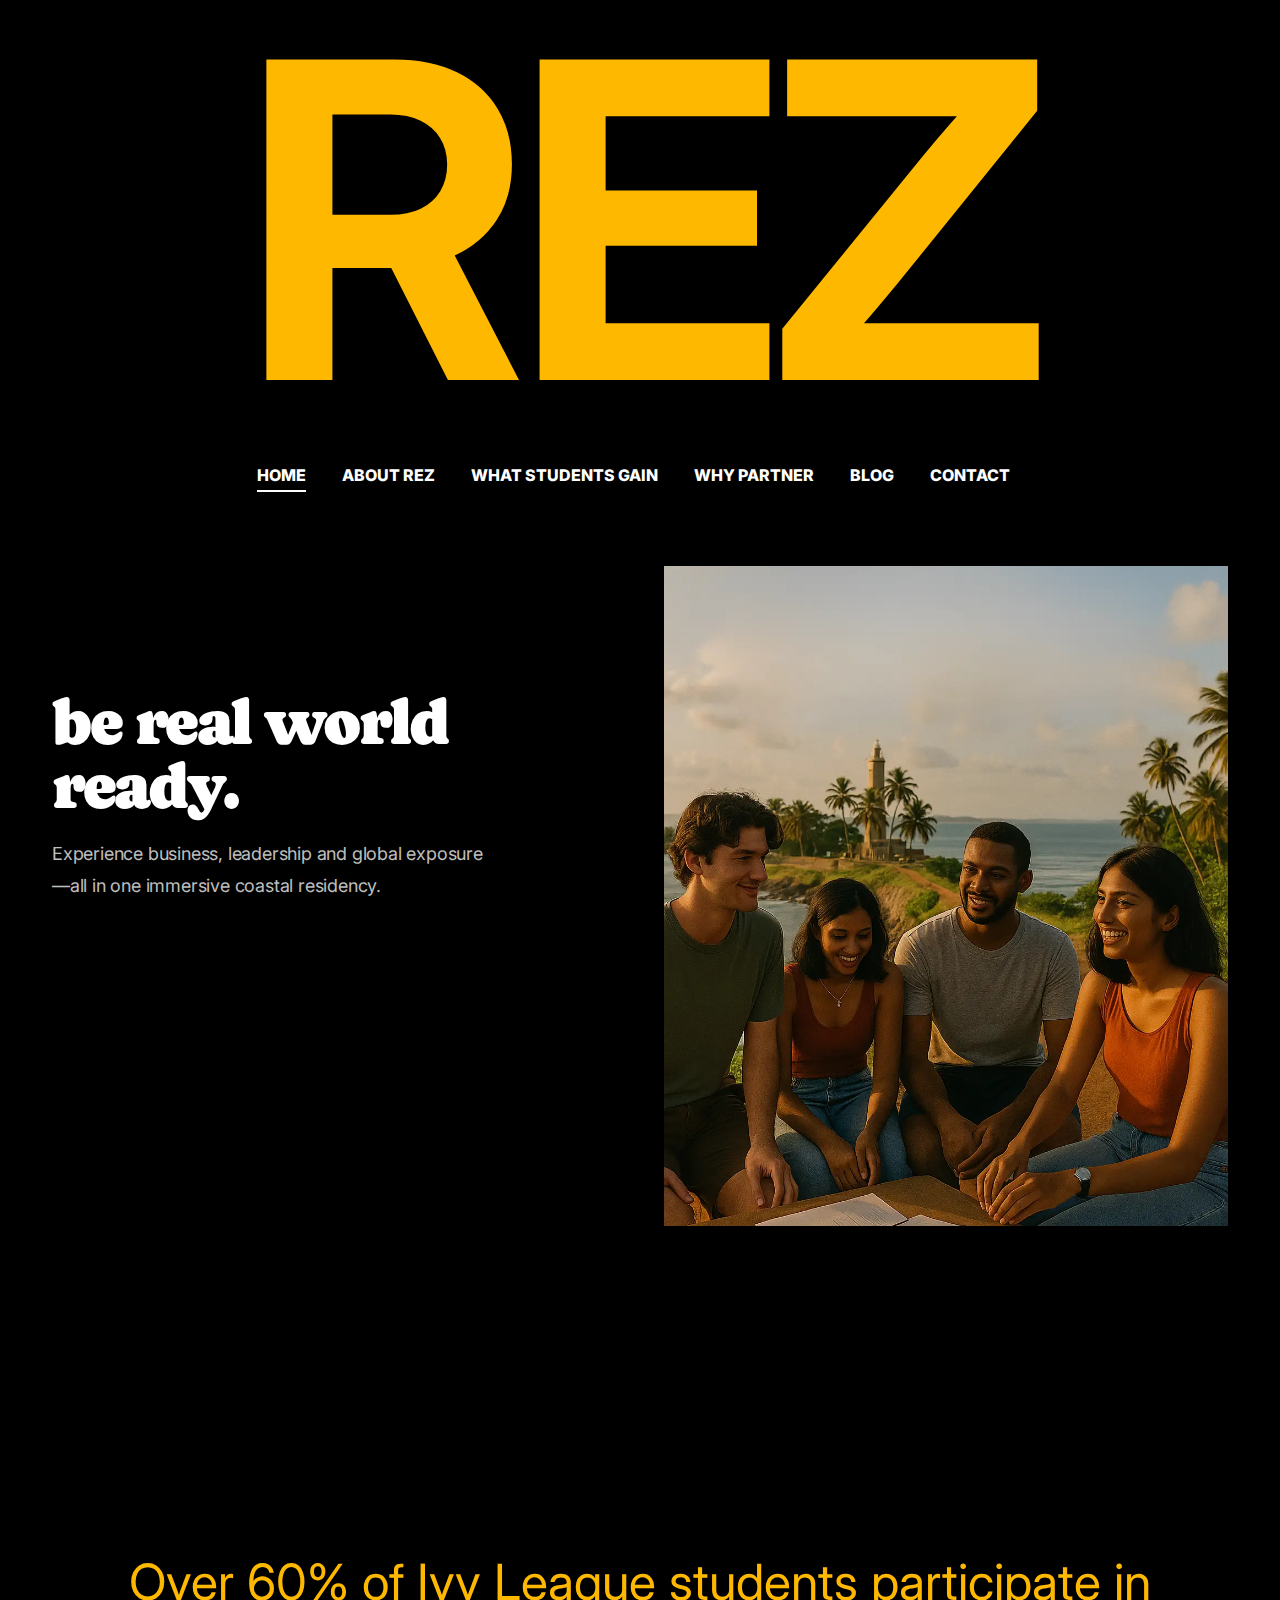
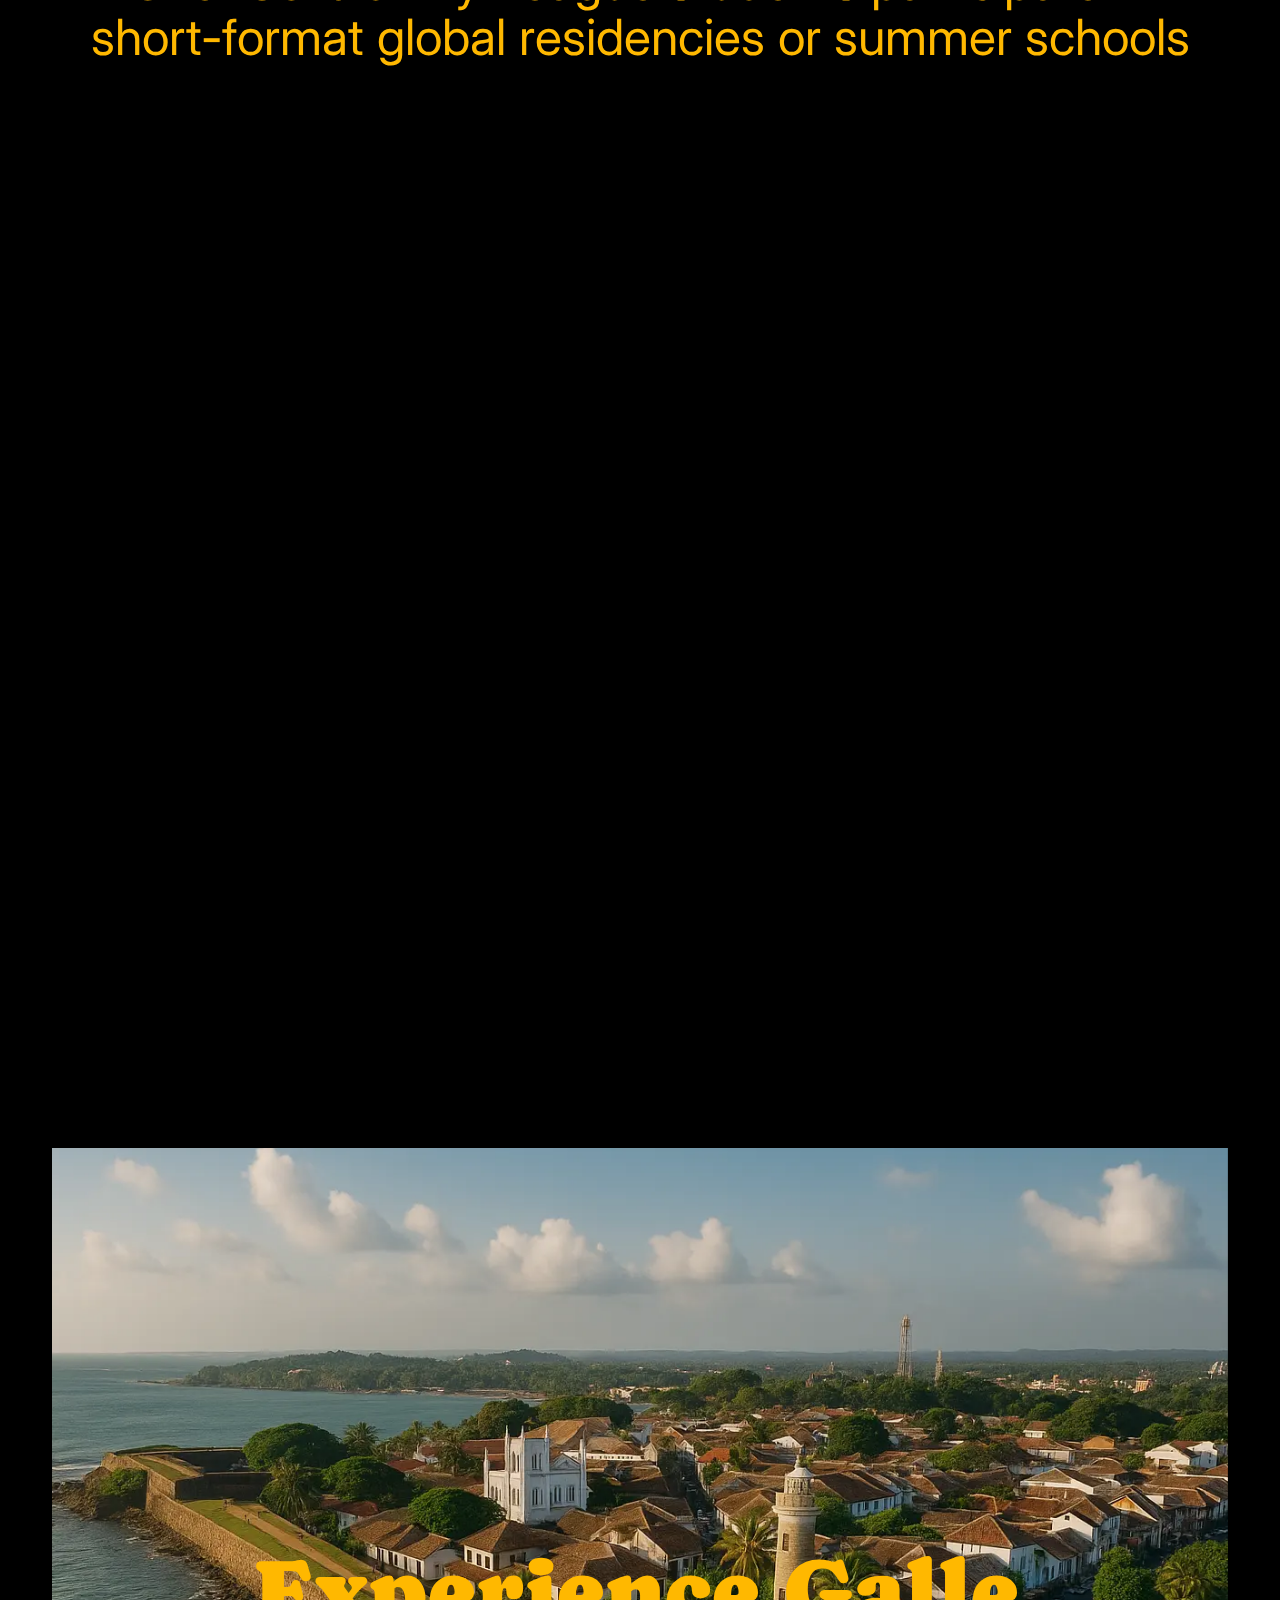
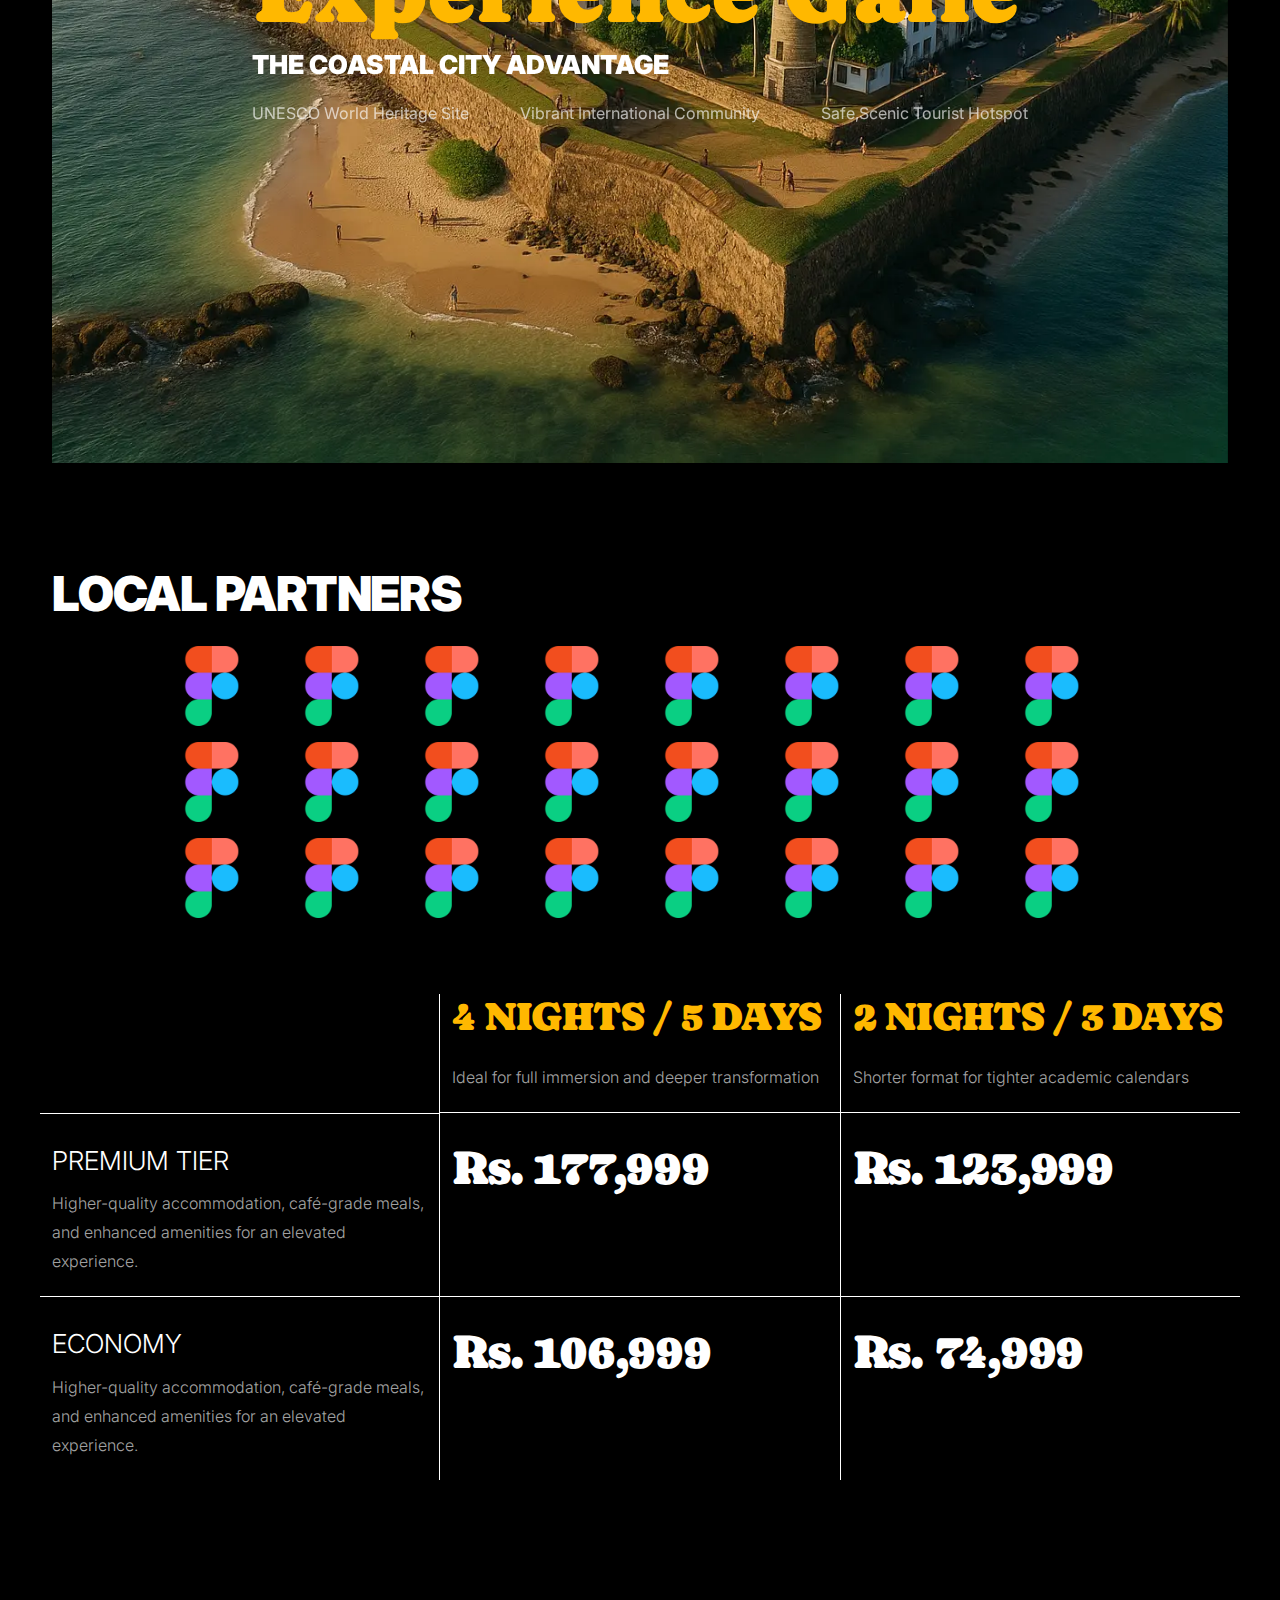
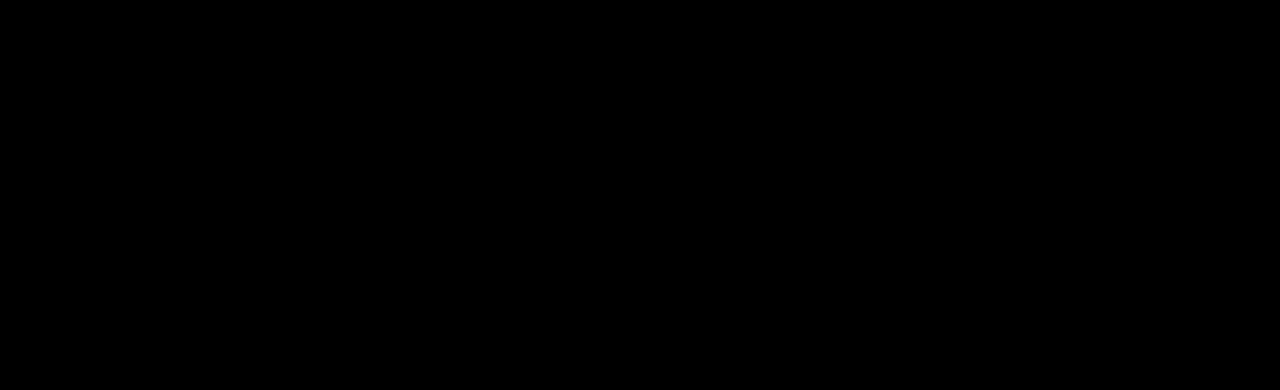
<file: index.html>
<!DOCTYPE html>
<html lang="en">

<head>
    <title>REZ — Real World Ready</title>
    <link rel="icon" href="images/icon.webp" type="image/gif" sizes="16x16">
    <meta content="text/html;charset=utf-8" http-equiv="Content-Type">
    <meta content="width=device-width, initial-scale=1.0" name="viewport">
    <meta content="Experience business, leadership, and global exposure — all in one immersive coastal residency."
        name="description">
    <meta
        content="REZ, real world ready, global exposure, leadership, coastal residency, Sri Lanka, business, humanities, international studies, IT, experiential learning, GSA"
        name="keywords">
    <meta content="Designesia" name="author">
    <link href="css/bootstrap.min.css" rel="stylesheet" type="text/css" id="bootstrap">
    <link href="css/plugins.css" rel="stylesheet" type="text/css">
    <link href="css/style.css" rel="stylesheet" type="text/css">
    <link href="css/coloring.css" rel="stylesheet" type="text/css">
    <link id="colors" href="css/colors/scheme-01.css" rel="stylesheet" type="text/css">

</head>

<body class="dark-scheme">
    <div id="wrapper">
        <div class="float-text show-on-scroll">
            <span><a href="#">Scroll to top</a></span>
        </div>
        <div class="scrollbar-v show-on-scroll"></div>

        <div id="de-loader"></div>
        <div class="section-dark no-bottom no-top" id="content">

            <div id="top"></div>

            <section class="no-top">

                <div class="text-fit-wrapper">
                    <h1 class="text-fit">&nbsp&nbspREZ&nbsp&nbsp</h1>
                    <div class="d-menu-1 wow" data-wow-delay=".3s">
                        <ul>
                            <li class="active"><a href="index.html">Home</a></li>
                            <li><a href="about.html">About REZ</a></li>
                            <li><a href="services.html">What Students Gain</a></li>
                            <li><a href="works.html">Why Partner</a></li>
                            <li><a href="blog.html">Blog</a></li>
                            <li><a href="contact.html">Contact</a></li>
                        </ul>
                    </div>
                </div>


                <div class="spacer-double"></div>

                <div class="container home">
                    <div class="spacer-double d-lg-none d-sm-block"></div>
                    <div class="row align-items-center g-4 gx-5">
                        <div class="col-lg-6">
                            <div class="relative">
                                <h1 class="lh-1 lowercase wow fadeInUp" data-wow-delay=".4s">be real world ready.</h1>
                            </div>
                            <p class="lead wow fadeInUp" data-wow-delay=".5s">
                                Experience business, leadership and global exposure <br>
                                —all in one immersive coastal residency.
                            </p>


                            <div class="spacer-10"></div>

                            <a class="w-150px btn-line wow fadeIn" data-wow-delay=".6s" href="about.html">ABOUT REZ</a>
                            <div class="spacer-10"></div>
                            <br>

                            <p class="lead wow fadeInUp" data-wow-delay=".5s">
                                REZ is a short-format, high-impact residential program for university students, designed
                                in Sri
                                Lanka, inspired by the world.
                            </p>

                        </div>

                        <div class="col-lg-6">
                            <img src="my_images/photo3.webp" class="w-100 wow fadeInUp" data-wow-delay=".6s" alt="">
                        </div>
                    </div>

                    <div class="spacer-double"></div>

                </div>
            </section>

            <section class="no-top">
                <div class="container">
                    <div class="row">
                        <!-- <div class="col-lg-2">
                            <div class="subtitle wow fadeInUp" data-wow-delay=".3s">The Global Education Shift
                            </div>
                        </div> -->
                        <div class="col-lg-10">


                            <h2 class="lh-1  wow fadeInUp" data-wow-delay=".4s" style="text-transform: none;">The Global
                                Education Shift </h2>
                            <div class="row g-4 wow fadeInUp" data-wow-delay=".5s">



                                <div class="rez-info-block">
                                    <p class="rez-info-text">
                                        Today’s most forward-thinking universities offer students transformational real
                                        world experiences beyond the classroom. <br />
                                        REZ brings that global-style exposure home. We offer;
                                    </p>

                                    <ul class="rez-benefits-list-horizontal">
                                        <li>Cross-cultural fluency</li>
                                        <li>Business adaptability</li>
                                        <li>Emotional intelligence</li>
                                        <li>Personal leadership</li>
                                    </ul>
                                    <br>
                                </div>


                                <!-- <div class="col-sm-6">
                                    <p>Why do over 60% of Ivy League students participate in short-format global
                                        residencies and summer schools?
                                        Not because classrooms fall short — but because the world demands more: </p>
                                </div> -->
                            </div>

                        </div>
                          <div class="quotation" >
                                <!-- <b> -->
                                <p style="text-align: center;">Over 60% of Ivy League students participate in
                                    <br>short-format global residencies or summer schools
                                </p>
                                <!-- </b> -->

                            </div>
                    </div>
                </div>
            </section>

            <section class="no-top">
                <div class="container">
                    <div class="row g-5">
                        <div class="col-lg-4  wow fadeInRight" data-wow-delay=".3s">
                            <div class="p-3 h-100 d-lg-block d-sm-none text-light jarallax">
                                <img src="my_images/photo2.webp" class="jarallax-img" alt="">
                                <h3 class="abs-centered m-0">Programme Pillars</h3>
                            </div>
                        </div>
                        <div class="col-lg-8">
                            <div class="row g-4">
                                <div class=" col-sm-6 wow fadeInRight" data-wow-delay=".4s">
                                    <div class="relative">
                                        <h4>Leadership + Global Exposure </h4>
                                        <p>Curated international exchanges, real-time leadership simulations, and
                                            cross-border worldview conversations. </p>
                                    </div>
                                </div>
                            </div>
                            <div class="row g-4">

                                <div class="col-sm-6 wow fadeInRight" data-wow-delay=".5s">
                                    <div class="relative">
                                        <h4>Adventure + Character Development </h4>
                                        <p>High-intensity, gamified adventures that challenge teams, build emotional
                                            resilience, and nurture core values. </p>
                                    </div>
                                </div>
                            </div>
                            <div class="row g-4">

                                <div class="col-sm-6 wow fadeInRight" data-wow-delay=".6s">
                                    <div class="relative">
                                        <h4>Startup Experience + Bussiness Practice</h4>
                                        <p>Work in teams to launch small-scale ventures, visit local enterprises, and
                                            solve live business challenges under pressure.</p>
                                    </div>
                                </div>
                            </div>

                            <!-- <div class="col-lg-6 col-sm-6 wow fadeInRight" data-wow-delay=".7s">
                                    <div class="relative">
                                        <h4>High-impact immersive experience </h4>
                                        <p>An intensive and transformative residential program.</p>
                                    </div>
                                </div>

                                <div class="col-lg-6 col-sm-6 wow fadeInRight" data-wow-delay=".8s">
                                    <div class="relative">
                                        <h4>Globally aligned learning </h4>
                                        <p>Curriculum designed with international educational standards in mind.</p>
                                    </div>
                                </div>

                                <div class="col-lg-6 col-sm-6 wow fadeInRight" data-wow-delay=".9s">
                                    <div class="relative">
                                        <h4>Plug and play module </h4>
                                        <p>An easily integrated program for universities with zero academic load. </p>
                                    </div>
                                </div> -->
                        </div>
                    </div>
                </div>

            </section>

            <section class="no-top">
                <div class="container">
                    <div class="row">
                        <div class="col">
                            <center>
                                <h2 class="font2 wow fadeInUp" data-wow-delay=".4s" style="text-transform: none;">
                                    Endorsed
                                    by </h2>
                            </center>
                        </div>
                    </div>
                    <div class="row">

                        <div class="col">
                            <div class="row g-4 gx-5">
                                <div class="col-sm-3 col-6 wow fadeInRight" data-wow-delay=".4s">
                                    <div class="text-center">
                                        <img src="images/logo/figma.webp" class="w-80px mb-3" alt="">
                                        <h4>Figma</h4>
                                    </div>
                                </div>

                                <div class="col-sm-3 col-6 wow fadeInRight" data-wow-delay=".5s">
                                    <div class="text-center">
                                        <img src="images/logo/photoshop.webp" class="w-80px mb-3" alt="">
                                        <h4>Photoshop</h4>
                                    </div>
                                </div>

                                <div class="col-sm-3 col-6 wow fadeInRight" data-wow-delay=".6s">
                                    <div class="text-center">
                                        <img src="images/logo/sketch.webp" class="w-80px mb-3" alt="">
                                        <h4>Sketch</h4>
                                    </div>
                                </div>

                                <div class="col-sm-3 col-6 wow fadeInRight" data-wow-delay=".7s">
                                    <div class="text-center">
                                        <img src="images/logo/xd.webp" class="w-80px mb-3" alt="">
                                        <h4>Adobe XD</h4>
                                    </div>
                                </div>
                            </div>
                        </div>
                    </div>
                </div>
            </section>
            <section class="no-top">
                <div class="container">
                    <div class="row g-4">
                        <div class="col-lg-2">
                            <h2 class="lh-1  wow fadeInUp" data-wow-delay=".4s" style="text-transform: none;">Partner
                                Organizations</h2>
                        </div>
                        <div class="col-lg-10">
                            <div class="row g-4 gx-5">
                                <div class="col-sm-3 col-6 wow fadeInRight" data-wow-delay=".4s">
                                    <div class="text-center">
                                        <img src="images/logo/figma.webp" class="w-80px mb-3" alt="">
                                        <h4>Figma</h4>
                                    </div>
                                </div>

                                <div class="col-sm-3 col-6 wow fadeInRight" data-wow-delay=".5s">
                                    <div class="text-center">
                                        <img src="images/logo/photoshop.webp" class="w-80px mb-3" alt="">
                                        <h4>Photoshop</h4>
                                    </div>
                                </div>

                                <div class="col-sm-3 col-6 wow fadeInRight" data-wow-delay=".6s">
                                    <div class="text-center">
                                        <img src="images/logo/sketch.webp" class="w-80px mb-3" alt="">
                                        <h4>Sketch</h4>
                                    </div>
                                </div>

                                <div class="col-sm-3 col-6 wow fadeInRight" data-wow-delay=".7s">
                                    <div class="text-center">
                                        <img src="images/logo/xd.webp" class="w-80px mb-3" alt="">
                                        <h4>Adobe XD</h4>
                                    </div>
                                </div>
                            </div>
                        </div>
                    </div>
                </div>
            </section>
            <section class="text-light no-top">
                <div class="container">
                    <div class="p-3 h-100 d-lg-block d-sm-none text-light jarallax">
                        <img src="my_images/photo4.webp" class="jarallax-img" alt="">
                        <br>
                        <br>
                        <br><br><br><br><br><br><br><br><br><br><br><br><br><br>
                        <div class="content experience">
                            <h3 class="abs-centered m-0 experince"><span class="setgalle">Experience Galle</span>
                                <br>The
                                coastal City advantage
                            </h3>
                            <br>
                            <br>
                            <br><br><br><br><br><br><br><br><br><br><br><br><br><br>
                            <div class="abs-centered m-0 experince pt-6">
                                <div class="row">
                                    <div class="col">
                                        <p style="text-align: left;">UNESCO World Heritage Site</p>
                                    </div>
                                    <div class="col">
                                        <p style="text-align: center;">Vibrant International Community</p>
                                    </div>
                                    <div class="col">
                                        <p style="text-align: right;">Safe,Scenic Tourist Hotspot</p>
                                    </div>
                                </div>
                            </div>
                        </div>

                    </div>
                </div>


            </section>

            <section class="text-light no-top">
                <div class="container">
                    <div class="row">
                        <h2>Local Partners</h2>
                    </div>
                    <div class="row">
                        <div class="col">
                        </div>
                         <div class="col">
                                        <img src="images/logo/figma.webp" class="w-80px mb-3" alt="">
                        </div>
                         <div class="col">
                                        <img src="images/logo/figma.webp" class="w-80px mb-3" alt="">
                        </div>
                         <div class="col">
                                        <img src="images/logo/figma.webp" class="w-80px mb-3" alt="">
                        </div>
                         <div class="col">
                                        <img src="images/logo/figma.webp" class="w-80px mb-3" alt="">
                        </div>
                         <div class="col">
                                        <img src="images/logo/figma.webp" class="w-80px mb-3" alt="">
                        </div>
                         <div class="col">
                                        <img src="images/logo/figma.webp" class="w-80px mb-3" alt="">
                        </div>
                         <div class="col">
                                        <img src="images/logo/figma.webp" class="w-80px mb-3" alt="">
                        </div>
                         <div class="col">
                                        <img src="images/logo/figma.webp" class="w-80px mb-3" alt="">
                        </div>
                         <div class="col">
                                       
                        </div>
                    </div>
                       <div class="row">
                        <div class="col">
                        </div>
                         <div class="col">
                                        <img src="images/logo/figma.webp" class="w-80px mb-3" alt="">
                        </div>
                         <div class="col">
                                        <img src="images/logo/figma.webp" class="w-80px mb-3" alt="">
                        </div>
                         <div class="col">
                                        <img src="images/logo/figma.webp" class="w-80px mb-3" alt="">
                        </div>
                         <div class="col">
                                        <img src="images/logo/figma.webp" class="w-80px mb-3" alt="">
                        </div>
                         <div class="col">
                                        <img src="images/logo/figma.webp" class="w-80px mb-3" alt="">
                        </div>
                         <div class="col">
                                        <img src="images/logo/figma.webp" class="w-80px mb-3" alt="">
                        </div>
                         <div class="col">
                                        <img src="images/logo/figma.webp" class="w-80px mb-3" alt="">
                        </div>
                         <div class="col">
                                        <img src="images/logo/figma.webp" class="w-80px mb-3" alt="">
                        </div>
                         <div class="col">
                                       
                        </div>
                    </div>
                       <div class="row">
                        <div class="col">
                        </div>
                         <div class="col">
                                        <img src="images/logo/figma.webp" class="w-80px mb-3" alt="">
                        </div>
                         <div class="col">
                                        <img src="images/logo/figma.webp" class="w-80px mb-3" alt="">
                        </div>
                         <div class="col">
                                        <img src="images/logo/figma.webp" class="w-80px mb-3" alt="">
                        </div>
                         <div class="col">
                                        <img src="images/logo/figma.webp" class="w-80px mb-3" alt="">
                        </div>
                         <div class="col">
                                        <img src="images/logo/figma.webp" class="w-80px mb-3" alt="">
                        </div>
                         <div class="col">
                                        <img src="images/logo/figma.webp" class="w-80px mb-3" alt="">
                        </div>
                         <div class="col">
                                        <img src="images/logo/figma.webp" class="w-80px mb-3" alt="">
                        </div>
                         <div class="col">
                                        <img src="images/logo/figma.webp" class="w-80px mb-3" alt="">
                        </div>
                         <div class="col">
                                       
                        </div>
                    </div>
                </div>
            </section>

            <section class="text-light no-top">
                <div class="container ft-lw">
                    <div class="row">
                        <div class="col ">

                        </div>
                        <div class="col bd-b bd-r bd-l ">
                            <h2 class="title-font">4 NIGHTS / 5 DAYS</h2>
                            <p>Ideal for full immersion and deeper transformation</p>
                        </div>
                        <div class="col bd-b">
                            <h2 class="title-font">2 NIGHTS / 3 DAYS</h2>
                            <p>Shorter format for tighter academic calendars</p>
                        </div>
                    </div>
                    <div class="row">
                        <div class="col  bd-r bd-b bd-t">
                            <br>
                            <h3 class="ft-lw">Premium Tier</h2>
                                <p>Higher-quality accommodation, café-grade meals, and enhanced amenities for an
                                    elevated experience.
                                </p>
                        </div>
                        <div class="col plan bd-r bd-b">
                            <br>
                            <h2 style="text-transform: none;" class="tf-nocol">Rs. 177,999</h4>
                        </div>
                        <div class="col plan bd-b"> <br>
                            <h2 style="text-transform: none;" class="tf-nocol">Rs. 123,999</h4>
                        </div>
                    </div>
                    <div class="row">
                        <div class="col plan bd-r">
                            <br>
                            <h3 class="ft-lw">Economy</h2>
                                <p>Higher-quality accommodation, café-grade meals, and enhanced amenities for an
                                    elevated experience.
                                </p>
                        </div>
                        <div class="col plan bd-r"><br>
                            <h2 style="text-transform: none;" class="tf-nocol">Rs. 106,999</h4>
                        </div>
                        <div class="col plan"><br>
                            <h2 style="text-transform: none;" class="tf-nocol">Rs. 74,999</h4>
                        </div>
                    </div>
                    <!-- <div class="col-lg-10">                            
                <div class="owl-3-cols-dots owl-carousel owl-theme wow fadeInUp" data-wow-delay=".4s">
                    <div class="item">
                        <div class="de_testi s2">
                            <blockquote>
                                <div class="de_testi_by">
                                    <img class="circle" alt="" src="images/testimonial/1.webp"> <div>John Reynolds<span>CEO of Boutique Bliss</span></div>
                                </div>
                                <p>"Our e-commerce website needed a complete overhaul, and Nathan delivered beyond our expectations. The new design is visually stunning and incredibly user-friendly."
                                </p>
                            </blockquote>
                        </div>
                    </div>
                    <div class="item">
                        <div class="de_testi s2">
                            <blockquote>
                                <div class="de_testi_by">
                                    <img class="circle" alt="" src="images/testimonial/2.webp"> <div>David Kim<span>Freelance Photographer</span></div>
                                </div>
                                <p>"Nathan helped me design a personal portfolio website that truly highlights my work as a photographer. The site is clean, modern, and visually appealing – exactly what I wanted."</p>
                            </blockquote>
                        </div>
                    </div>
                </div>
            </div> -->
                </div>
            </section>



            <section class="text-light no-top">
                <div class="wow fadeInRight d-flex">
                    <div class="de-marquee-list wow">
                        <div class="d-item">
                            <span class="d-item-txt">GLOBAL EXPOSURE</span>
                            <span class="d-item-txt">LEADERSHIP</span>
                            <span class="d-item-txt">ENTREPRENEURIAL PRACTICE</span>
                            <span class="d-item-txt">PERSONAL GROWTH</span>
                            <span class="d-item-txt">BUSINESS ADAPTABILITY</span>
                            <span class="d-item-txt">CROSS-CULTURAL FLUENCY</span>
                        </div>
                    </div>
                </div>
            </section>



        </div>
        <footer>
            <div class="container-fluid">
                <div class="px-2">
                    <div class="row g-4 align-items-center">
                        <div class="col-lg-6">
                            <div class="d-menu-1 wow" data-wow-delay=".3s">
                                <ul>
                                    <li><a href="#">Facebook</a></li>
                                    <li><a href="#">Twitter</a></li>
                                    <li><a href="#">Instagram</a></li>
                                </ul>

                                <p class="no-bottom">All Right Reserved</p>

                            </div>
                        </div>

                        <div class="col-lg-6 text-lg-end">
                            <a href="contact.html">
                                <h2 class="fs-84 fw-800 pe-3 shuffle wow fadeInLeft" data-wow-delay=".3s">Let's Partner
                                </h2>
                            </a>
                        </div>
                    </div>
                </div>
            </div>
        </footer>
    </div>


    <script src="js/plugins.js"></script>
    <script src="js/designesia.js"></script>
    <script src="js/custom-marquee.js"></script>

</body>

</html>
</file>
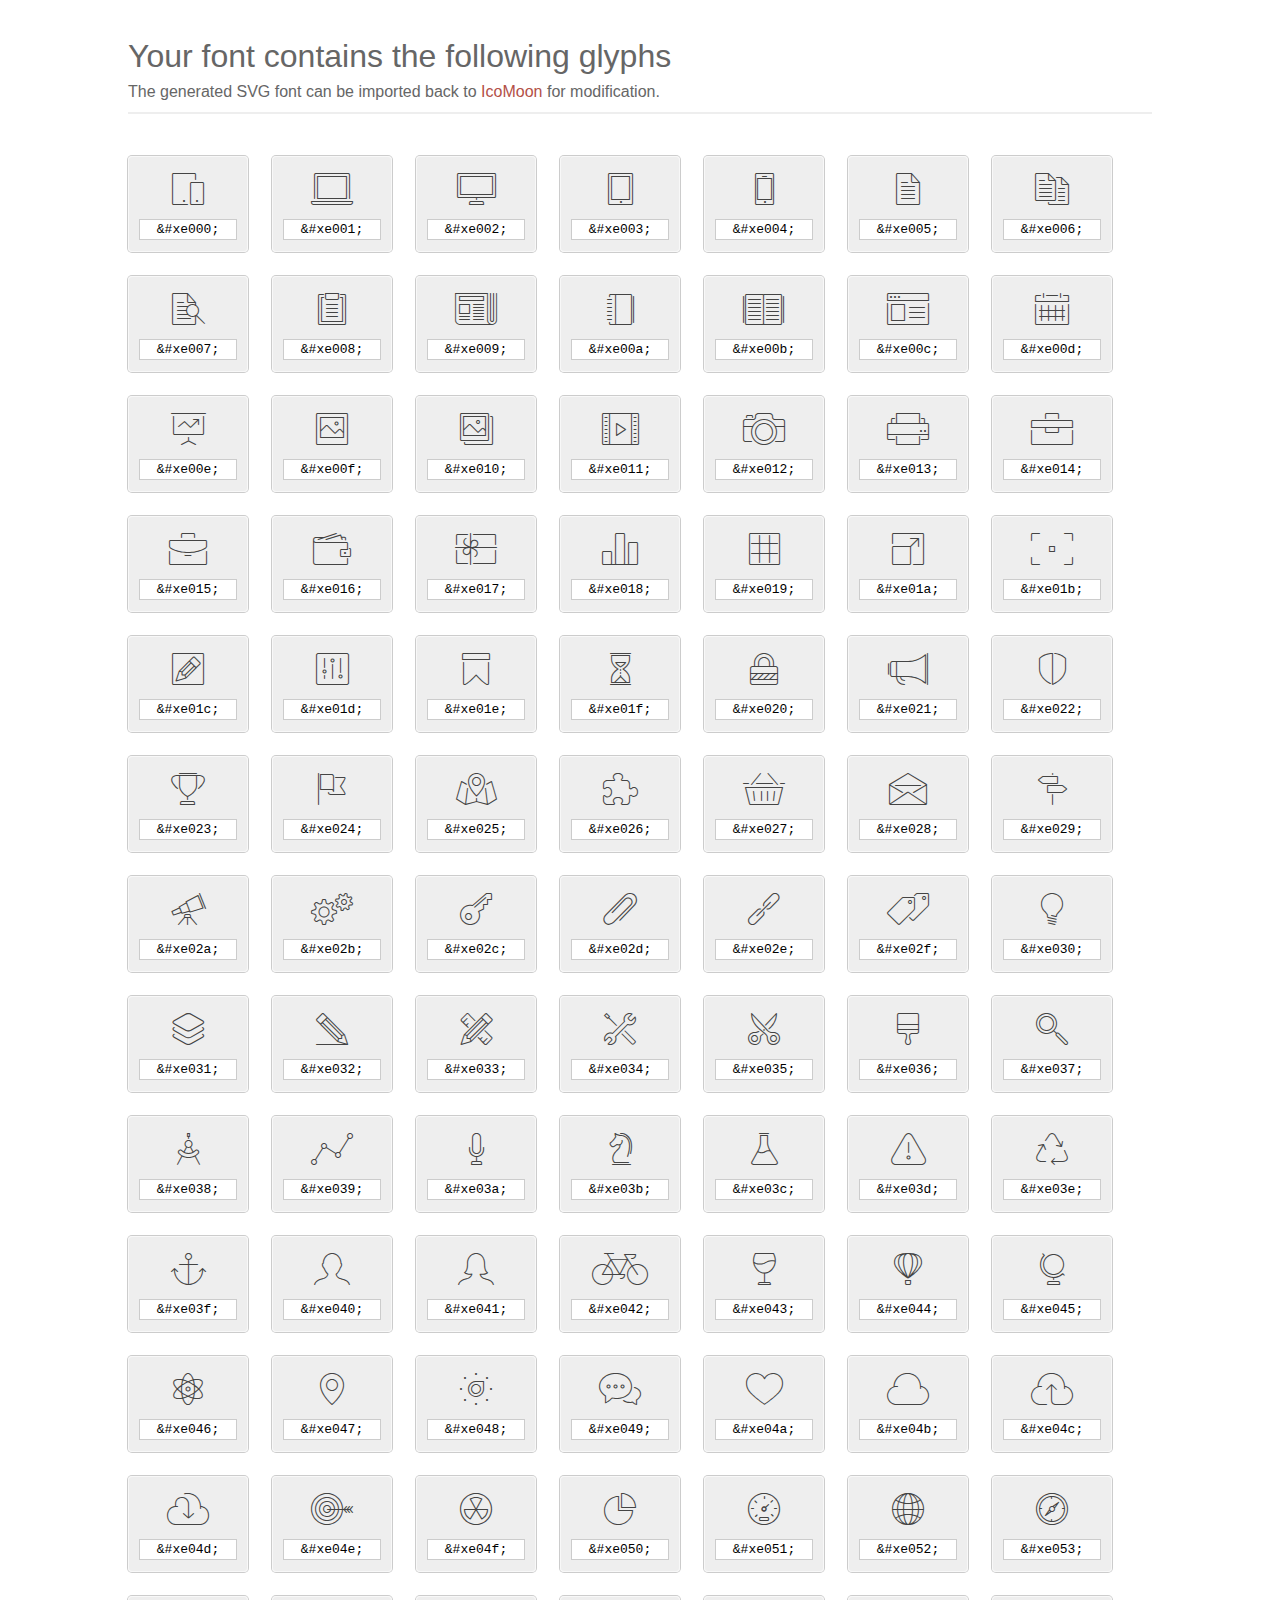
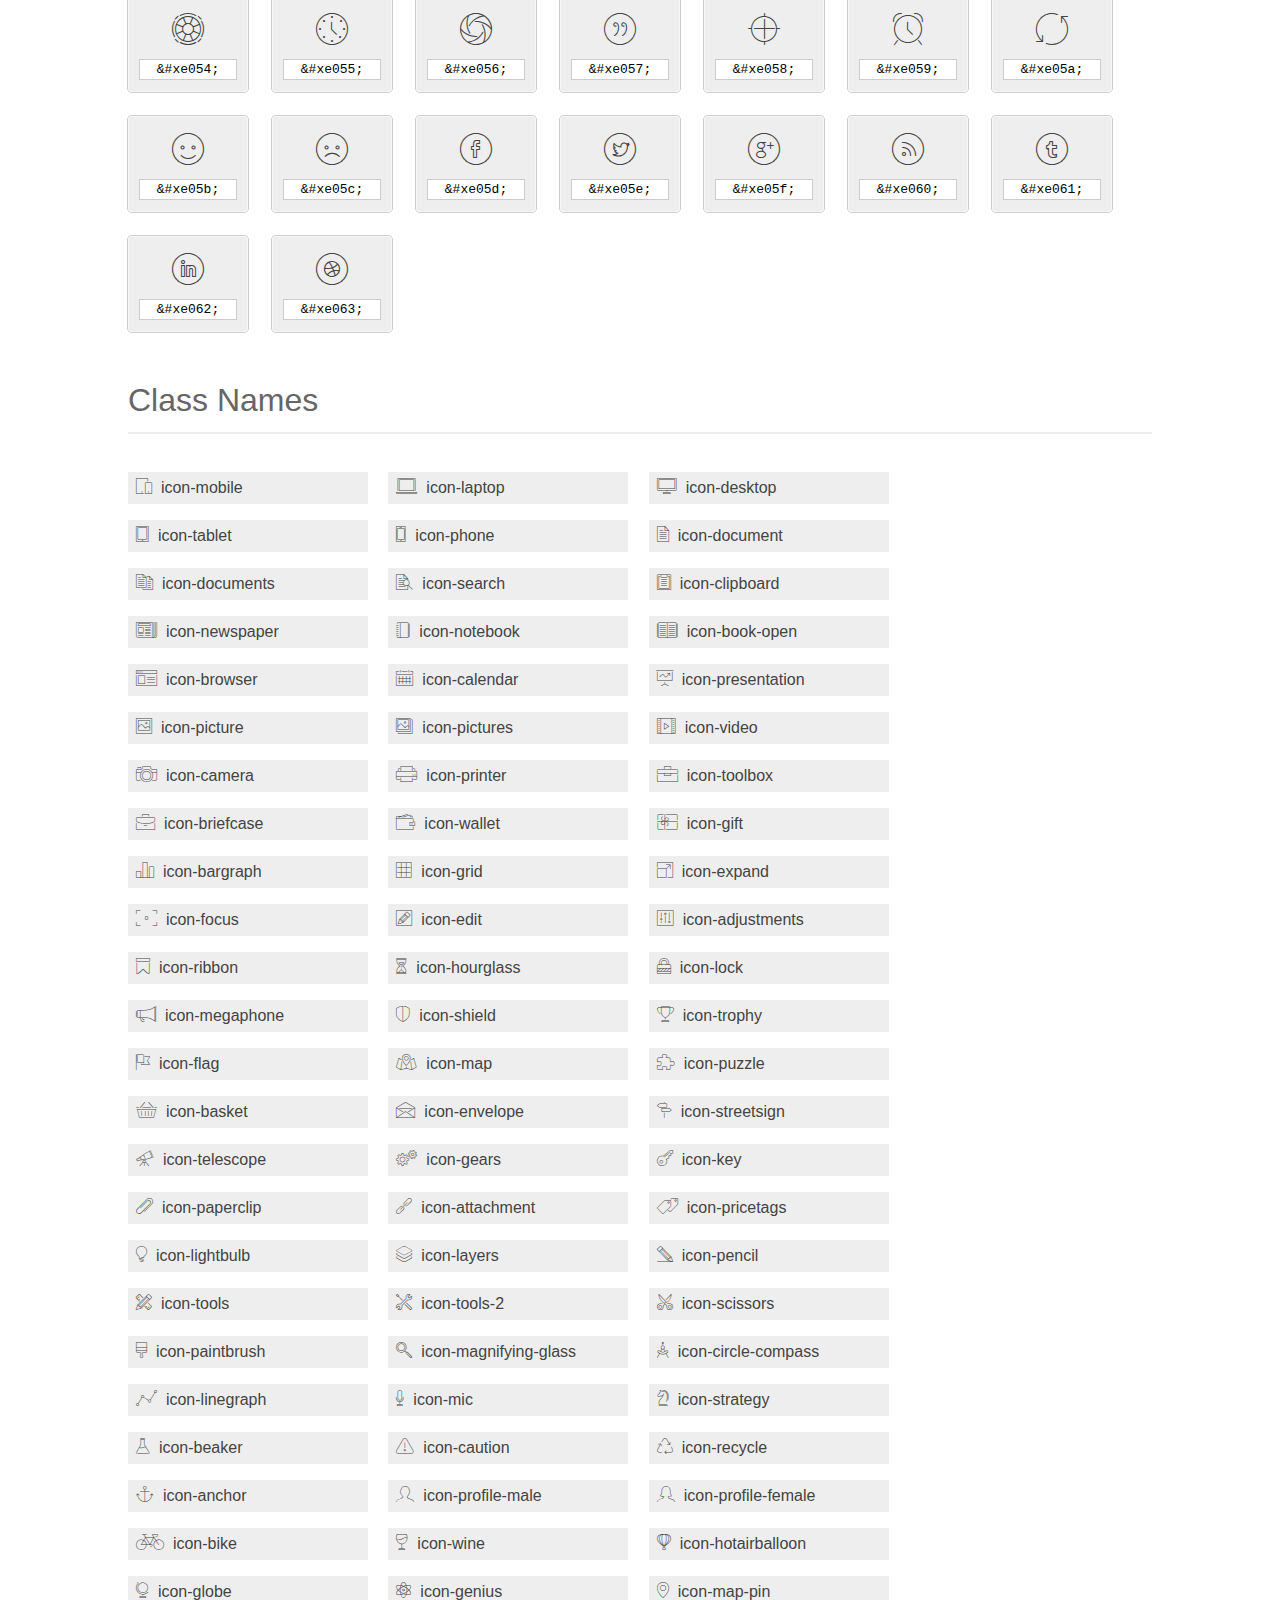
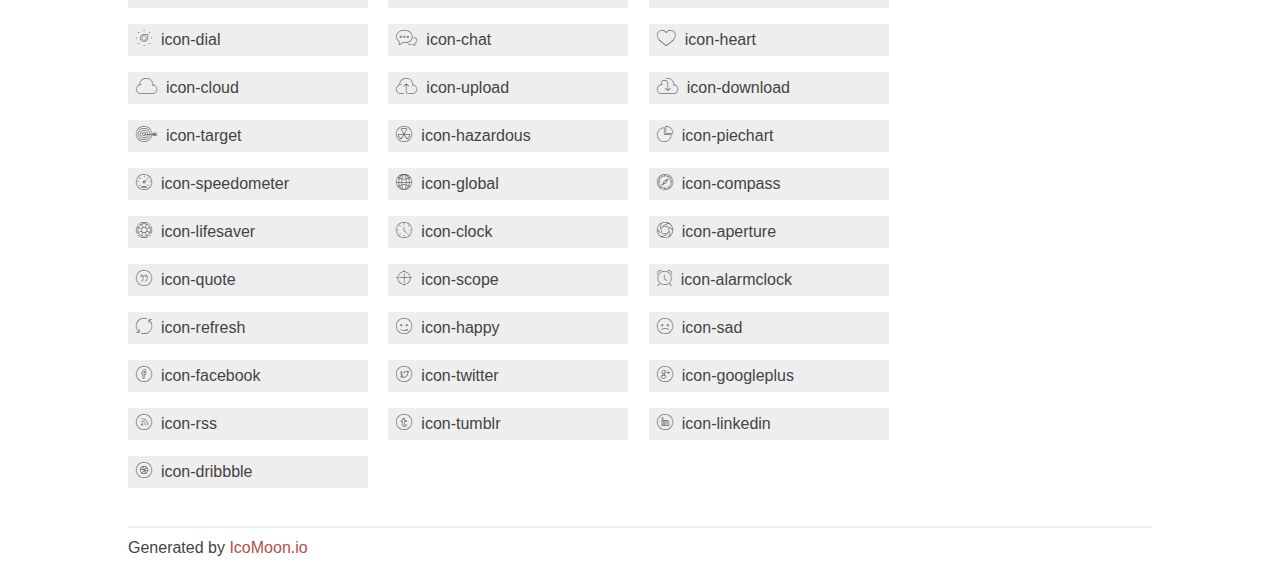
<file: fonts/et-line-font/index.html>
<!doctype html>
<html>
<head>
<title>Your Font/Glyphs</title>
<link rel="stylesheet" href="style.css" >
<!--[if lte IE 7]><script src="lte-ie7.js"></script><![endif]-->
<style>
	section, header, footer {display: block;}
	body {
		font-family: sans-serif;
		color: #444;
		line-height: 1.5;
		font-size: 1em;
	}
	* {
		-moz-box-sizing: border-box;
		-webkit-box-sizing: border-box;
		box-sizing: border-box;
		margin: 0;
		padding: 0;
	}
	.glyph {
		font-size: 16px;
		float: left;
		text-align: center;
		background: #eee;
		padding: .75em;
		margin: .75em 1.5em .75em 0;
		width: 7.5em;
		border-radius: .25em;
		box-shadow: inset 0 0 0 1px #f8f8f8, 0 0 0 1px #CCC;
	}
	.glyph input {
		font-family: consolas, monospace;
		font-size: 13px;
		width: 100%;
		text-align: center;
		border: 0;
		box-shadow: 0 0 0 1px #ccc;
		padding: .125em;
	}
	.w-main {
		width: 80%;
	}
	.centered {
		margin-left: auto;
		margin-right: auto;
	}
	.fs1 {
		font-size: 2em;
	}
	header {
		margin: 2em 0;
		padding-bottom: .5em;
		color: #666;
		box-shadow: 0 2px #eee;
	}
	header h1 {
		font-size: 2em;
		font-weight: normal;
	}
	.clearfix:before, .clearfix:after { content: ""; display: table; }
	.clearfix:after, .clear { clear: both; }
	footer {
		margin-top: 2em;
		padding: .5em 0;
		box-shadow: 0 -2px #eee;
	}
	a, a:visited {
		color: #B35047;
		text-decoration: none;
	}
	a:hover, a:focus {color: #000;}
	.box1 {
		font-size: 16px;
		display: inline-block;
		width: 15em;
		padding: .25em .5em;
		background: #eee;
		margin: .5em 1em .5em 0;
	}
</style>
</head>
<body>
	<div class="w-main centered">
	<section class="mtm clearfix" id="glyphs">
	<header>
		<h1>Your font contains the following glyphs</h1>
		<p>The generated SVG font can be imported back to <a href="http://icomoon.io/app">IcoMoon</a> for modification.</p>
	</header>
	<div class="glyph">
		<div class="fs1" aria-hidden="true" data-icon="&#xe000;"></div>
		<input type="text" readonly="readonly" value="&amp;#xe000;" >
	</div>
	<div class="glyph">
		<div class="fs1" aria-hidden="true" data-icon="&#xe001;"></div>
		<input type="text" readonly="readonly" value="&amp;#xe001;" >
	</div>
	<div class="glyph">
		<div class="fs1" aria-hidden="true" data-icon="&#xe002;"></div>
		<input type="text" readonly="readonly" value="&amp;#xe002;" >
	</div>
	<div class="glyph">
		<div class="fs1" aria-hidden="true" data-icon="&#xe003;"></div>
		<input type="text" readonly="readonly" value="&amp;#xe003;" >
	</div>
	<div class="glyph">
		<div class="fs1" aria-hidden="true" data-icon="&#xe004;"></div>
		<input type="text" readonly="readonly" value="&amp;#xe004;" >
	</div>
	<div class="glyph">
		<div class="fs1" aria-hidden="true" data-icon="&#xe005;"></div>
		<input type="text" readonly="readonly" value="&amp;#xe005;" >
	</div>
	<div class="glyph">
		<div class="fs1" aria-hidden="true" data-icon="&#xe006;"></div>
		<input type="text" readonly="readonly" value="&amp;#xe006;" >
	</div>
	<div class="glyph">
		<div class="fs1" aria-hidden="true" data-icon="&#xe007;"></div>
		<input type="text" readonly="readonly" value="&amp;#xe007;" >
	</div>
	<div class="glyph">
		<div class="fs1" aria-hidden="true" data-icon="&#xe008;"></div>
		<input type="text" readonly="readonly" value="&amp;#xe008;" >
	</div>
	<div class="glyph">
		<div class="fs1" aria-hidden="true" data-icon="&#xe009;"></div>
		<input type="text" readonly="readonly" value="&amp;#xe009;" >
	</div>
	<div class="glyph">
		<div class="fs1" aria-hidden="true" data-icon="&#xe00a;"></div>
		<input type="text" readonly="readonly" value="&amp;#xe00a;" >
	</div>
	<div class="glyph">
		<div class="fs1" aria-hidden="true" data-icon="&#xe00b;"></div>
		<input type="text" readonly="readonly" value="&amp;#xe00b;" >
	</div>
	<div class="glyph">
		<div class="fs1" aria-hidden="true" data-icon="&#xe00c;"></div>
		<input type="text" readonly="readonly" value="&amp;#xe00c;" >
	</div>
	<div class="glyph">
		<div class="fs1" aria-hidden="true" data-icon="&#xe00d;"></div>
		<input type="text" readonly="readonly" value="&amp;#xe00d;" >
	</div>
	<div class="glyph">
		<div class="fs1" aria-hidden="true" data-icon="&#xe00e;"></div>
		<input type="text" readonly="readonly" value="&amp;#xe00e;" >
	</div>
	<div class="glyph">
		<div class="fs1" aria-hidden="true" data-icon="&#xe00f;"></div>
		<input type="text" readonly="readonly" value="&amp;#xe00f;" >
	</div>
	<div class="glyph">
		<div class="fs1" aria-hidden="true" data-icon="&#xe010;"></div>
		<input type="text" readonly="readonly" value="&amp;#xe010;" >
	</div>
	<div class="glyph">
		<div class="fs1" aria-hidden="true" data-icon="&#xe011;"></div>
		<input type="text" readonly="readonly" value="&amp;#xe011;" >
	</div>
	<div class="glyph">
		<div class="fs1" aria-hidden="true" data-icon="&#xe012;"></div>
		<input type="text" readonly="readonly" value="&amp;#xe012;" >
	</div>
	<div class="glyph">
		<div class="fs1" aria-hidden="true" data-icon="&#xe013;"></div>
		<input type="text" readonly="readonly" value="&amp;#xe013;" >
	</div>
	<div class="glyph">
		<div class="fs1" aria-hidden="true" data-icon="&#xe014;"></div>
		<input type="text" readonly="readonly" value="&amp;#xe014;" >
	</div>
	<div class="glyph">
		<div class="fs1" aria-hidden="true" data-icon="&#xe015;"></div>
		<input type="text" readonly="readonly" value="&amp;#xe015;" >
	</div>
	<div class="glyph">
		<div class="fs1" aria-hidden="true" data-icon="&#xe016;"></div>
		<input type="text" readonly="readonly" value="&amp;#xe016;" >
	</div>
	<div class="glyph">
		<div class="fs1" aria-hidden="true" data-icon="&#xe017;"></div>
		<input type="text" readonly="readonly" value="&amp;#xe017;" >
	</div>
	<div class="glyph">
		<div class="fs1" aria-hidden="true" data-icon="&#xe018;"></div>
		<input type="text" readonly="readonly" value="&amp;#xe018;" >
	</div>
	<div class="glyph">
		<div class="fs1" aria-hidden="true" data-icon="&#xe019;"></div>
		<input type="text" readonly="readonly" value="&amp;#xe019;" >
	</div>
	<div class="glyph">
		<div class="fs1" aria-hidden="true" data-icon="&#xe01a;"></div>
		<input type="text" readonly="readonly" value="&amp;#xe01a;" >
	</div>
	<div class="glyph">
		<div class="fs1" aria-hidden="true" data-icon="&#xe01b;"></div>
		<input type="text" readonly="readonly" value="&amp;#xe01b;" >
	</div>
	<div class="glyph">
		<div class="fs1" aria-hidden="true" data-icon="&#xe01c;"></div>
		<input type="text" readonly="readonly" value="&amp;#xe01c;" >
	</div>
	<div class="glyph">
		<div class="fs1" aria-hidden="true" data-icon="&#xe01d;"></div>
		<input type="text" readonly="readonly" value="&amp;#xe01d;" >
	</div>
	<div class="glyph">
		<div class="fs1" aria-hidden="true" data-icon="&#xe01e;"></div>
		<input type="text" readonly="readonly" value="&amp;#xe01e;" >
	</div>
	<div class="glyph">
		<div class="fs1" aria-hidden="true" data-icon="&#xe01f;"></div>
		<input type="text" readonly="readonly" value="&amp;#xe01f;" >
	</div>
	<div class="glyph">
		<div class="fs1" aria-hidden="true" data-icon="&#xe020;"></div>
		<input type="text" readonly="readonly" value="&amp;#xe020;" >
	</div>
	<div class="glyph">
		<div class="fs1" aria-hidden="true" data-icon="&#xe021;"></div>
		<input type="text" readonly="readonly" value="&amp;#xe021;" >
	</div>
	<div class="glyph">
		<div class="fs1" aria-hidden="true" data-icon="&#xe022;"></div>
		<input type="text" readonly="readonly" value="&amp;#xe022;" >
	</div>
	<div class="glyph">
		<div class="fs1" aria-hidden="true" data-icon="&#xe023;"></div>
		<input type="text" readonly="readonly" value="&amp;#xe023;" >
	</div>
	<div class="glyph">
		<div class="fs1" aria-hidden="true" data-icon="&#xe024;"></div>
		<input type="text" readonly="readonly" value="&amp;#xe024;" >
	</div>
	<div class="glyph">
		<div class="fs1" aria-hidden="true" data-icon="&#xe025;"></div>
		<input type="text" readonly="readonly" value="&amp;#xe025;" >
	</div>
	<div class="glyph">
		<div class="fs1" aria-hidden="true" data-icon="&#xe026;"></div>
		<input type="text" readonly="readonly" value="&amp;#xe026;" >
	</div>
	<div class="glyph">
		<div class="fs1" aria-hidden="true" data-icon="&#xe027;"></div>
		<input type="text" readonly="readonly" value="&amp;#xe027;" >
	</div>
	<div class="glyph">
		<div class="fs1" aria-hidden="true" data-icon="&#xe028;"></div>
		<input type="text" readonly="readonly" value="&amp;#xe028;" >
	</div>
	<div class="glyph">
		<div class="fs1" aria-hidden="true" data-icon="&#xe029;"></div>
		<input type="text" readonly="readonly" value="&amp;#xe029;" >
	</div>
	<div class="glyph">
		<div class="fs1" aria-hidden="true" data-icon="&#xe02a;"></div>
		<input type="text" readonly="readonly" value="&amp;#xe02a;" >
	</div>
	<div class="glyph">
		<div class="fs1" aria-hidden="true" data-icon="&#xe02b;"></div>
		<input type="text" readonly="readonly" value="&amp;#xe02b;" >
	</div>
	<div class="glyph">
		<div class="fs1" aria-hidden="true" data-icon="&#xe02c;"></div>
		<input type="text" readonly="readonly" value="&amp;#xe02c;" >
	</div>
	<div class="glyph">
		<div class="fs1" aria-hidden="true" data-icon="&#xe02d;"></div>
		<input type="text" readonly="readonly" value="&amp;#xe02d;" >
	</div>
	<div class="glyph">
		<div class="fs1" aria-hidden="true" data-icon="&#xe02e;"></div>
		<input type="text" readonly="readonly" value="&amp;#xe02e;" >
	</div>
	<div class="glyph">
		<div class="fs1" aria-hidden="true" data-icon="&#xe02f;"></div>
		<input type="text" readonly="readonly" value="&amp;#xe02f;" >
	</div>
	<div class="glyph">
		<div class="fs1" aria-hidden="true" data-icon="&#xe030;"></div>
		<input type="text" readonly="readonly" value="&amp;#xe030;" >
	</div>
	<div class="glyph">
		<div class="fs1" aria-hidden="true" data-icon="&#xe031;"></div>
		<input type="text" readonly="readonly" value="&amp;#xe031;" >
	</div>
	<div class="glyph">
		<div class="fs1" aria-hidden="true" data-icon="&#xe032;"></div>
		<input type="text" readonly="readonly" value="&amp;#xe032;" >
	</div>
	<div class="glyph">
		<div class="fs1" aria-hidden="true" data-icon="&#xe033;"></div>
		<input type="text" readonly="readonly" value="&amp;#xe033;" >
	</div>
	<div class="glyph">
		<div class="fs1" aria-hidden="true" data-icon="&#xe034;"></div>
		<input type="text" readonly="readonly" value="&amp;#xe034;" >
	</div>
	<div class="glyph">
		<div class="fs1" aria-hidden="true" data-icon="&#xe035;"></div>
		<input type="text" readonly="readonly" value="&amp;#xe035;" >
	</div>
	<div class="glyph">
		<div class="fs1" aria-hidden="true" data-icon="&#xe036;"></div>
		<input type="text" readonly="readonly" value="&amp;#xe036;" >
	</div>
	<div class="glyph">
		<div class="fs1" aria-hidden="true" data-icon="&#xe037;"></div>
		<input type="text" readonly="readonly" value="&amp;#xe037;" >
	</div>
	<div class="glyph">
		<div class="fs1" aria-hidden="true" data-icon="&#xe038;"></div>
		<input type="text" readonly="readonly" value="&amp;#xe038;" >
	</div>
	<div class="glyph">
		<div class="fs1" aria-hidden="true" data-icon="&#xe039;"></div>
		<input type="text" readonly="readonly" value="&amp;#xe039;" >
	</div>
	<div class="glyph">
		<div class="fs1" aria-hidden="true" data-icon="&#xe03a;"></div>
		<input type="text" readonly="readonly" value="&amp;#xe03a;" >
	</div>
	<div class="glyph">
		<div class="fs1" aria-hidden="true" data-icon="&#xe03b;"></div>
		<input type="text" readonly="readonly" value="&amp;#xe03b;" >
	</div>
	<div class="glyph">
		<div class="fs1" aria-hidden="true" data-icon="&#xe03c;"></div>
		<input type="text" readonly="readonly" value="&amp;#xe03c;" >
	</div>
	<div class="glyph">
		<div class="fs1" aria-hidden="true" data-icon="&#xe03d;"></div>
		<input type="text" readonly="readonly" value="&amp;#xe03d;" >
	</div>
	<div class="glyph">
		<div class="fs1" aria-hidden="true" data-icon="&#xe03e;"></div>
		<input type="text" readonly="readonly" value="&amp;#xe03e;" >
	</div>
	<div class="glyph">
		<div class="fs1" aria-hidden="true" data-icon="&#xe03f;"></div>
		<input type="text" readonly="readonly" value="&amp;#xe03f;" >
	</div>
	<div class="glyph">
		<div class="fs1" aria-hidden="true" data-icon="&#xe040;"></div>
		<input type="text" readonly="readonly" value="&amp;#xe040;" >
	</div>
	<div class="glyph">
		<div class="fs1" aria-hidden="true" data-icon="&#xe041;"></div>
		<input type="text" readonly="readonly" value="&amp;#xe041;" >
	</div>
	<div class="glyph">
		<div class="fs1" aria-hidden="true" data-icon="&#xe042;"></div>
		<input type="text" readonly="readonly" value="&amp;#xe042;" >
	</div>
	<div class="glyph">
		<div class="fs1" aria-hidden="true" data-icon="&#xe043;"></div>
		<input type="text" readonly="readonly" value="&amp;#xe043;" >
	</div>
	<div class="glyph">
		<div class="fs1" aria-hidden="true" data-icon="&#xe044;"></div>
		<input type="text" readonly="readonly" value="&amp;#xe044;" >
	</div>
	<div class="glyph">
		<div class="fs1" aria-hidden="true" data-icon="&#xe045;"></div>
		<input type="text" readonly="readonly" value="&amp;#xe045;" >
	</div>
	<div class="glyph">
		<div class="fs1" aria-hidden="true" data-icon="&#xe046;"></div>
		<input type="text" readonly="readonly" value="&amp;#xe046;" >
	</div>
	<div class="glyph">
		<div class="fs1" aria-hidden="true" data-icon="&#xe047;"></div>
		<input type="text" readonly="readonly" value="&amp;#xe047;" >
	</div>
	<div class="glyph">
		<div class="fs1" aria-hidden="true" data-icon="&#xe048;"></div>
		<input type="text" readonly="readonly" value="&amp;#xe048;" >
	</div>
	<div class="glyph">
		<div class="fs1" aria-hidden="true" data-icon="&#xe049;"></div>
		<input type="text" readonly="readonly" value="&amp;#xe049;" >
	</div>
	<div class="glyph">
		<div class="fs1" aria-hidden="true" data-icon="&#xe04a;"></div>
		<input type="text" readonly="readonly" value="&amp;#xe04a;" >
	</div>
	<div class="glyph">
		<div class="fs1" aria-hidden="true" data-icon="&#xe04b;"></div>
		<input type="text" readonly="readonly" value="&amp;#xe04b;" >
	</div>
	<div class="glyph">
		<div class="fs1" aria-hidden="true" data-icon="&#xe04c;"></div>
		<input type="text" readonly="readonly" value="&amp;#xe04c;" >
	</div>
	<div class="glyph">
		<div class="fs1" aria-hidden="true" data-icon="&#xe04d;"></div>
		<input type="text" readonly="readonly" value="&amp;#xe04d;" >
	</div>
	<div class="glyph">
		<div class="fs1" aria-hidden="true" data-icon="&#xe04e;"></div>
		<input type="text" readonly="readonly" value="&amp;#xe04e;" >
	</div>
	<div class="glyph">
		<div class="fs1" aria-hidden="true" data-icon="&#xe04f;"></div>
		<input type="text" readonly="readonly" value="&amp;#xe04f;" >
	</div>
	<div class="glyph">
		<div class="fs1" aria-hidden="true" data-icon="&#xe050;"></div>
		<input type="text" readonly="readonly" value="&amp;#xe050;" >
	</div>
	<div class="glyph">
		<div class="fs1" aria-hidden="true" data-icon="&#xe051;"></div>
		<input type="text" readonly="readonly" value="&amp;#xe051;" >
	</div>
	<div class="glyph">
		<div class="fs1" aria-hidden="true" data-icon="&#xe052;"></div>
		<input type="text" readonly="readonly" value="&amp;#xe052;" >
	</div>
	<div class="glyph">
		<div class="fs1" aria-hidden="true" data-icon="&#xe053;"></div>
		<input type="text" readonly="readonly" value="&amp;#xe053;" >
	</div>
	<div class="glyph">
		<div class="fs1" aria-hidden="true" data-icon="&#xe054;"></div>
		<input type="text" readonly="readonly" value="&amp;#xe054;" >
	</div>
	<div class="glyph">
		<div class="fs1" aria-hidden="true" data-icon="&#xe055;"></div>
		<input type="text" readonly="readonly" value="&amp;#xe055;" >
	</div>
	<div class="glyph">
		<div class="fs1" aria-hidden="true" data-icon="&#xe056;"></div>
		<input type="text" readonly="readonly" value="&amp;#xe056;" >
	</div>
	<div class="glyph">
		<div class="fs1" aria-hidden="true" data-icon="&#xe057;"></div>
		<input type="text" readonly="readonly" value="&amp;#xe057;" >
	</div>
	<div class="glyph">
		<div class="fs1" aria-hidden="true" data-icon="&#xe058;"></div>
		<input type="text" readonly="readonly" value="&amp;#xe058;" >
	</div>
	<div class="glyph">
		<div class="fs1" aria-hidden="true" data-icon="&#xe059;"></div>
		<input type="text" readonly="readonly" value="&amp;#xe059;" >
	</div>
	<div class="glyph">
		<div class="fs1" aria-hidden="true" data-icon="&#xe05a;"></div>
		<input type="text" readonly="readonly" value="&amp;#xe05a;" >
	</div>
	<div class="glyph">
		<div class="fs1" aria-hidden="true" data-icon="&#xe05b;"></div>
		<input type="text" readonly="readonly" value="&amp;#xe05b;" >
	</div>
	<div class="glyph">
		<div class="fs1" aria-hidden="true" data-icon="&#xe05c;"></div>
		<input type="text" readonly="readonly" value="&amp;#xe05c;" >
	</div>
	<div class="glyph">
		<div class="fs1" aria-hidden="true" data-icon="&#xe05d;"></div>
		<input type="text" readonly="readonly" value="&amp;#xe05d;" >
	</div>
	<div class="glyph">
		<div class="fs1" aria-hidden="true" data-icon="&#xe05e;"></div>
		<input type="text" readonly="readonly" value="&amp;#xe05e;" >
	</div>
	<div class="glyph">
		<div class="fs1" aria-hidden="true" data-icon="&#xe05f;"></div>
		<input type="text" readonly="readonly" value="&amp;#xe05f;" >
	</div>
	<div class="glyph">
		<div class="fs1" aria-hidden="true" data-icon="&#xe060;"></div>
		<input type="text" readonly="readonly" value="&amp;#xe060;" >
	</div>
	<div class="glyph">
		<div class="fs1" aria-hidden="true" data-icon="&#xe061;"></div>
		<input type="text" readonly="readonly" value="&amp;#xe061;" >
	</div>
	<div class="glyph">
		<div class="fs1" aria-hidden="true" data-icon="&#xe062;"></div>
		<input type="text" readonly="readonly" value="&amp;#xe062;" >
	</div>
	<div class="glyph">
		<div class="fs1" aria-hidden="true" data-icon="&#xe063;"></div>
		<input type="text" readonly="readonly" value="&amp;#xe063;" >
	</div>
	</section>
	<div class="clear"></div>
	<section class="mtm clearfix" id="glyphs">
	<header>
		<h1>Class Names</h1>
	</header>
	<span class="box1">
		<span aria-hidden="true" class="icon-mobile"></span>
		&nbsp;icon-mobile
	</span>
	<span class="box1">
		<span aria-hidden="true" class="icon-laptop"></span>
		&nbsp;icon-laptop
	</span>
	<span class="box1">
		<span aria-hidden="true" class="icon-desktop"></span>
		&nbsp;icon-desktop
	</span>
	<span class="box1">
		<span aria-hidden="true" class="icon-tablet"></span>
		&nbsp;icon-tablet
	</span>
	<span class="box1">
		<span aria-hidden="true" class="icon-phone"></span>
		&nbsp;icon-phone
	</span>
	<span class="box1">
		<span aria-hidden="true" class="icon-document"></span>
		&nbsp;icon-document
	</span>
	<span class="box1">
		<span aria-hidden="true" class="icon-documents"></span>
		&nbsp;icon-documents
	</span>
	<span class="box1">
		<span aria-hidden="true" class="icon-search"></span>
		&nbsp;icon-search
	</span>
	<span class="box1">
		<span aria-hidden="true" class="icon-clipboard"></span>
		&nbsp;icon-clipboard
	</span>
	<span class="box1">
		<span aria-hidden="true" class="icon-newspaper"></span>
		&nbsp;icon-newspaper
	</span>
	<span class="box1">
		<span aria-hidden="true" class="icon-notebook"></span>
		&nbsp;icon-notebook
	</span>
	<span class="box1">
		<span aria-hidden="true" class="icon-book-open"></span>
		&nbsp;icon-book-open
	</span>
	<span class="box1">
		<span aria-hidden="true" class="icon-browser"></span>
		&nbsp;icon-browser
	</span>
	<span class="box1">
		<span aria-hidden="true" class="icon-calendar"></span>
		&nbsp;icon-calendar
	</span>
	<span class="box1">
		<span aria-hidden="true" class="icon-presentation"></span>
		&nbsp;icon-presentation
	</span>
	<span class="box1">
		<span aria-hidden="true" class="icon-picture"></span>
		&nbsp;icon-picture
	</span>
	<span class="box1">
		<span aria-hidden="true" class="icon-pictures"></span>
		&nbsp;icon-pictures
	</span>
	<span class="box1">
		<span aria-hidden="true" class="icon-video"></span>
		&nbsp;icon-video
	</span>
	<span class="box1">
		<span aria-hidden="true" class="icon-camera"></span>
		&nbsp;icon-camera
	</span>
	<span class="box1">
		<span aria-hidden="true" class="icon-printer"></span>
		&nbsp;icon-printer
	</span>
	<span class="box1">
		<span aria-hidden="true" class="icon-toolbox"></span>
		&nbsp;icon-toolbox
	</span>
	<span class="box1">
		<span aria-hidden="true" class="icon-briefcase"></span>
		&nbsp;icon-briefcase
	</span>
	<span class="box1">
		<span aria-hidden="true" class="icon-wallet"></span>
		&nbsp;icon-wallet
	</span>
	<span class="box1">
		<span aria-hidden="true" class="icon-gift"></span>
		&nbsp;icon-gift
	</span>
	<span class="box1">
		<span aria-hidden="true" class="icon-bargraph"></span>
		&nbsp;icon-bargraph
	</span>
	<span class="box1">
		<span aria-hidden="true" class="icon-grid"></span>
		&nbsp;icon-grid
	</span>
	<span class="box1">
		<span aria-hidden="true" class="icon-expand"></span>
		&nbsp;icon-expand
	</span>
	<span class="box1">
		<span aria-hidden="true" class="icon-focus"></span>
		&nbsp;icon-focus
	</span>
	<span class="box1">
		<span aria-hidden="true" class="icon-edit"></span>
		&nbsp;icon-edit
	</span>
	<span class="box1">
		<span aria-hidden="true" class="icon-adjustments"></span>
		&nbsp;icon-adjustments
	</span>
	<span class="box1">
		<span aria-hidden="true" class="icon-ribbon"></span>
		&nbsp;icon-ribbon
	</span>
	<span class="box1">
		<span aria-hidden="true" class="icon-hourglass"></span>
		&nbsp;icon-hourglass
	</span>
	<span class="box1">
		<span aria-hidden="true" class="icon-lock"></span>
		&nbsp;icon-lock
	</span>
	<span class="box1">
		<span aria-hidden="true" class="icon-megaphone"></span>
		&nbsp;icon-megaphone
	</span>
	<span class="box1">
		<span aria-hidden="true" class="icon-shield"></span>
		&nbsp;icon-shield
	</span>
	<span class="box1">
		<span aria-hidden="true" class="icon-trophy"></span>
		&nbsp;icon-trophy
	</span>
	<span class="box1">
		<span aria-hidden="true" class="icon-flag"></span>
		&nbsp;icon-flag
	</span>
	<span class="box1">
		<span aria-hidden="true" class="icon-map"></span>
		&nbsp;icon-map
	</span>
	<span class="box1">
		<span aria-hidden="true" class="icon-puzzle"></span>
		&nbsp;icon-puzzle
	</span>
	<span class="box1">
		<span aria-hidden="true" class="icon-basket"></span>
		&nbsp;icon-basket
	</span>
	<span class="box1">
		<span aria-hidden="true" class="icon-envelope"></span>
		&nbsp;icon-envelope
	</span>
	<span class="box1">
		<span aria-hidden="true" class="icon-streetsign"></span>
		&nbsp;icon-streetsign
	</span>
	<span class="box1">
		<span aria-hidden="true" class="icon-telescope"></span>
		&nbsp;icon-telescope
	</span>
	<span class="box1">
		<span aria-hidden="true" class="icon-gears"></span>
		&nbsp;icon-gears
	</span>
	<span class="box1">
		<span aria-hidden="true" class="icon-key"></span>
		&nbsp;icon-key
	</span>
	<span class="box1">
		<span aria-hidden="true" class="icon-paperclip"></span>
		&nbsp;icon-paperclip
	</span>
	<span class="box1">
		<span aria-hidden="true" class="icon-attachment"></span>
		&nbsp;icon-attachment
	</span>
	<span class="box1">
		<span aria-hidden="true" class="icon-pricetags"></span>
		&nbsp;icon-pricetags
	</span>
	<span class="box1">
		<span aria-hidden="true" class="icon-lightbulb"></span>
		&nbsp;icon-lightbulb
	</span>
	<span class="box1">
		<span aria-hidden="true" class="icon-layers"></span>
		&nbsp;icon-layers
	</span>
	<span class="box1">
		<span aria-hidden="true" class="icon-pencil"></span>
		&nbsp;icon-pencil
	</span>
	<span class="box1">
		<span aria-hidden="true" class="icon-tools"></span>
		&nbsp;icon-tools
	</span>
	<span class="box1">
		<span aria-hidden="true" class="icon-tools-2"></span>
		&nbsp;icon-tools-2
	</span>
	<span class="box1">
		<span aria-hidden="true" class="icon-scissors"></span>
		&nbsp;icon-scissors
	</span>
	<span class="box1">
		<span aria-hidden="true" class="icon-paintbrush"></span>
		&nbsp;icon-paintbrush
	</span>
	<span class="box1">
		<span aria-hidden="true" class="icon-magnifying-glass"></span>
		&nbsp;icon-magnifying-glass
	</span>
	<span class="box1">
		<span aria-hidden="true" class="icon-circle-compass"></span>
		&nbsp;icon-circle-compass
	</span>
	<span class="box1">
		<span aria-hidden="true" class="icon-linegraph"></span>
		&nbsp;icon-linegraph
	</span>
	<span class="box1">
		<span aria-hidden="true" class="icon-mic"></span>
		&nbsp;icon-mic
	</span>
	<span class="box1">
		<span aria-hidden="true" class="icon-strategy"></span>
		&nbsp;icon-strategy
	</span>
	<span class="box1">
		<span aria-hidden="true" class="icon-beaker"></span>
		&nbsp;icon-beaker
	</span>
	<span class="box1">
		<span aria-hidden="true" class="icon-caution"></span>
		&nbsp;icon-caution
	</span>
	<span class="box1">
		<span aria-hidden="true" class="icon-recycle"></span>
		&nbsp;icon-recycle
	</span>
	<span class="box1">
		<span aria-hidden="true" class="icon-anchor"></span>
		&nbsp;icon-anchor
	</span>
	<span class="box1">
		<span aria-hidden="true" class="icon-profile-male"></span>
		&nbsp;icon-profile-male
	</span>
	<span class="box1">
		<span aria-hidden="true" class="icon-profile-female"></span>
		&nbsp;icon-profile-female
	</span>
	<span class="box1">
		<span aria-hidden="true" class="icon-bike"></span>
		&nbsp;icon-bike
	</span>
	<span class="box1">
		<span aria-hidden="true" class="icon-wine"></span>
		&nbsp;icon-wine
	</span>
	<span class="box1">
		<span aria-hidden="true" class="icon-hotairballoon"></span>
		&nbsp;icon-hotairballoon
	</span>
	<span class="box1">
		<span aria-hidden="true" class="icon-globe"></span>
		&nbsp;icon-globe
	</span>
	<span class="box1">
		<span aria-hidden="true" class="icon-genius"></span>
		&nbsp;icon-genius
	</span>
	<span class="box1">
		<span aria-hidden="true" class="icon-map-pin"></span>
		&nbsp;icon-map-pin
	</span>
	<span class="box1">
		<span aria-hidden="true" class="icon-dial"></span>
		&nbsp;icon-dial
	</span>
	<span class="box1">
		<span aria-hidden="true" class="icon-chat"></span>
		&nbsp;icon-chat
	</span>
	<span class="box1">
		<span aria-hidden="true" class="icon-heart"></span>
		&nbsp;icon-heart
	</span>
	<span class="box1">
		<span aria-hidden="true" class="icon-cloud"></span>
		&nbsp;icon-cloud
	</span>
	<span class="box1">
		<span aria-hidden="true" class="icon-upload"></span>
		&nbsp;icon-upload
	</span>
	<span class="box1">
		<span aria-hidden="true" class="icon-download"></span>
		&nbsp;icon-download
	</span>
	<span class="box1">
		<span aria-hidden="true" class="icon-target"></span>
		&nbsp;icon-target
	</span>
	<span class="box1">
		<span aria-hidden="true" class="icon-hazardous"></span>
		&nbsp;icon-hazardous
	</span>
	<span class="box1">
		<span aria-hidden="true" class="icon-piechart"></span>
		&nbsp;icon-piechart
	</span>
	<span class="box1">
		<span aria-hidden="true" class="icon-speedometer"></span>
		&nbsp;icon-speedometer
	</span>
	<span class="box1">
		<span aria-hidden="true" class="icon-global"></span>
		&nbsp;icon-global
	</span>
	<span class="box1">
		<span aria-hidden="true" class="icon-compass"></span>
		&nbsp;icon-compass
	</span>
	<span class="box1">
		<span aria-hidden="true" class="icon-lifesaver"></span>
		&nbsp;icon-lifesaver
	</span>
	<span class="box1">
		<span aria-hidden="true" class="icon-clock"></span>
		&nbsp;icon-clock
	</span>
	<span class="box1">
		<span aria-hidden="true" class="icon-aperture"></span>
		&nbsp;icon-aperture
	</span>
	<span class="box1">
		<span aria-hidden="true" class="icon-quote"></span>
		&nbsp;icon-quote
	</span>
	<span class="box1">
		<span aria-hidden="true" class="icon-scope"></span>
		&nbsp;icon-scope
	</span>
	<span class="box1">
		<span aria-hidden="true" class="icon-alarmclock"></span>
		&nbsp;icon-alarmclock
	</span>
	<span class="box1">
		<span aria-hidden="true" class="icon-refresh"></span>
		&nbsp;icon-refresh
	</span>
	<span class="box1">
		<span aria-hidden="true" class="icon-happy"></span>
		&nbsp;icon-happy
	</span>
	<span class="box1">
		<span aria-hidden="true" class="icon-sad"></span>
		&nbsp;icon-sad
	</span>
	<span class="box1">
		<span aria-hidden="true" class="icon-facebook"></span>
		&nbsp;icon-facebook
	</span>
	<span class="box1">
		<span aria-hidden="true" class="icon-twitter"></span>
		&nbsp;icon-twitter
	</span>
	<span class="box1">
		<span aria-hidden="true" class="icon-googleplus"></span>
		&nbsp;icon-googleplus
	</span>
	<span class="box1">
		<span aria-hidden="true" class="icon-rss"></span>
		&nbsp;icon-rss
	</span>
	<span class="box1">
		<span aria-hidden="true" class="icon-tumblr"></span>
		&nbsp;icon-tumblr
	</span>
	<span class="box1">
		<span aria-hidden="true" class="icon-linkedin"></span>
		&nbsp;icon-linkedin
	</span>
	<span class="box1">
		<span aria-hidden="true" class="icon-dribbble"></span>
		&nbsp;icon-dribbble
	</span>
	</section>
	<footer>
		<p>Generated by <a href="http://icomoon.io">IcoMoon.io</a></p>
	</footer>
	</div>
	<script>
	document.getElementById("glyphs").addEventListener("click", function(e) {
		var target = e.target;
		if (target.tagName === "INPUT") {
			target.select();
		}
	});
	</script>
</body>
</html>
</file>
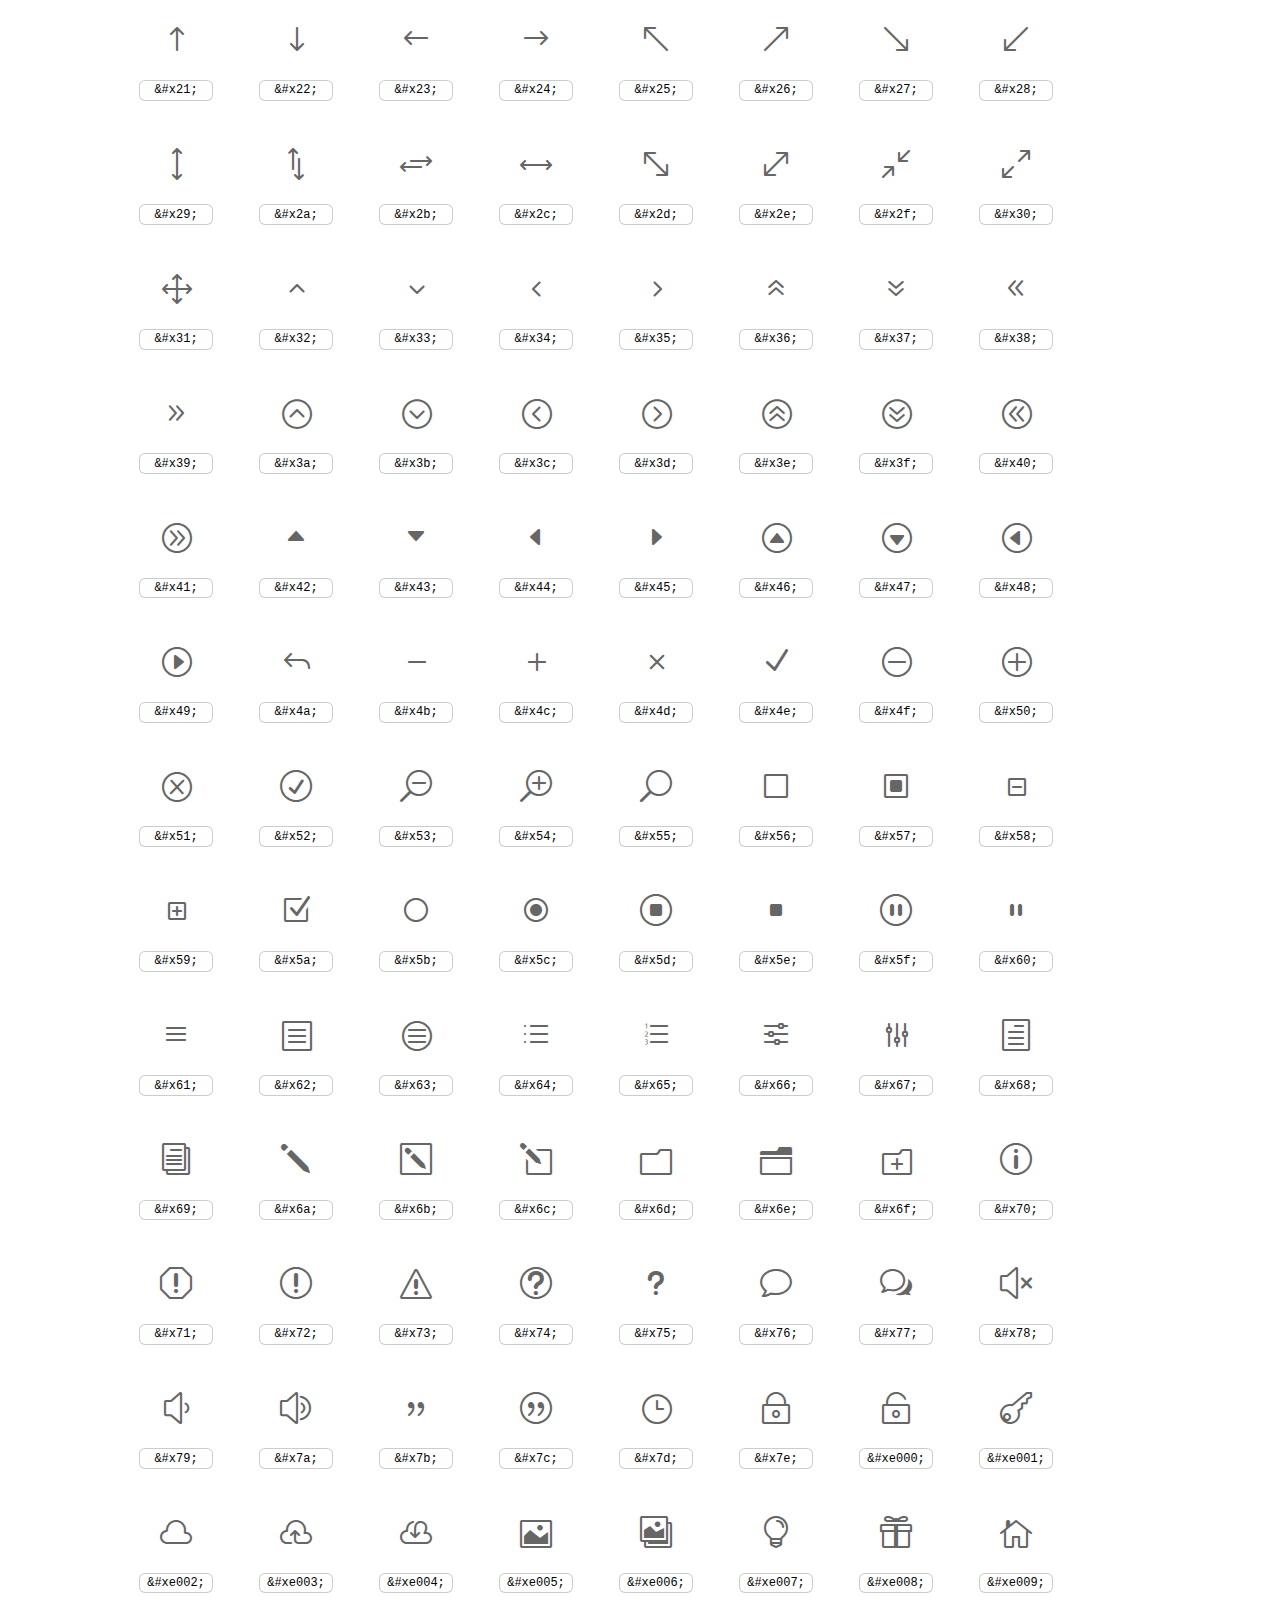
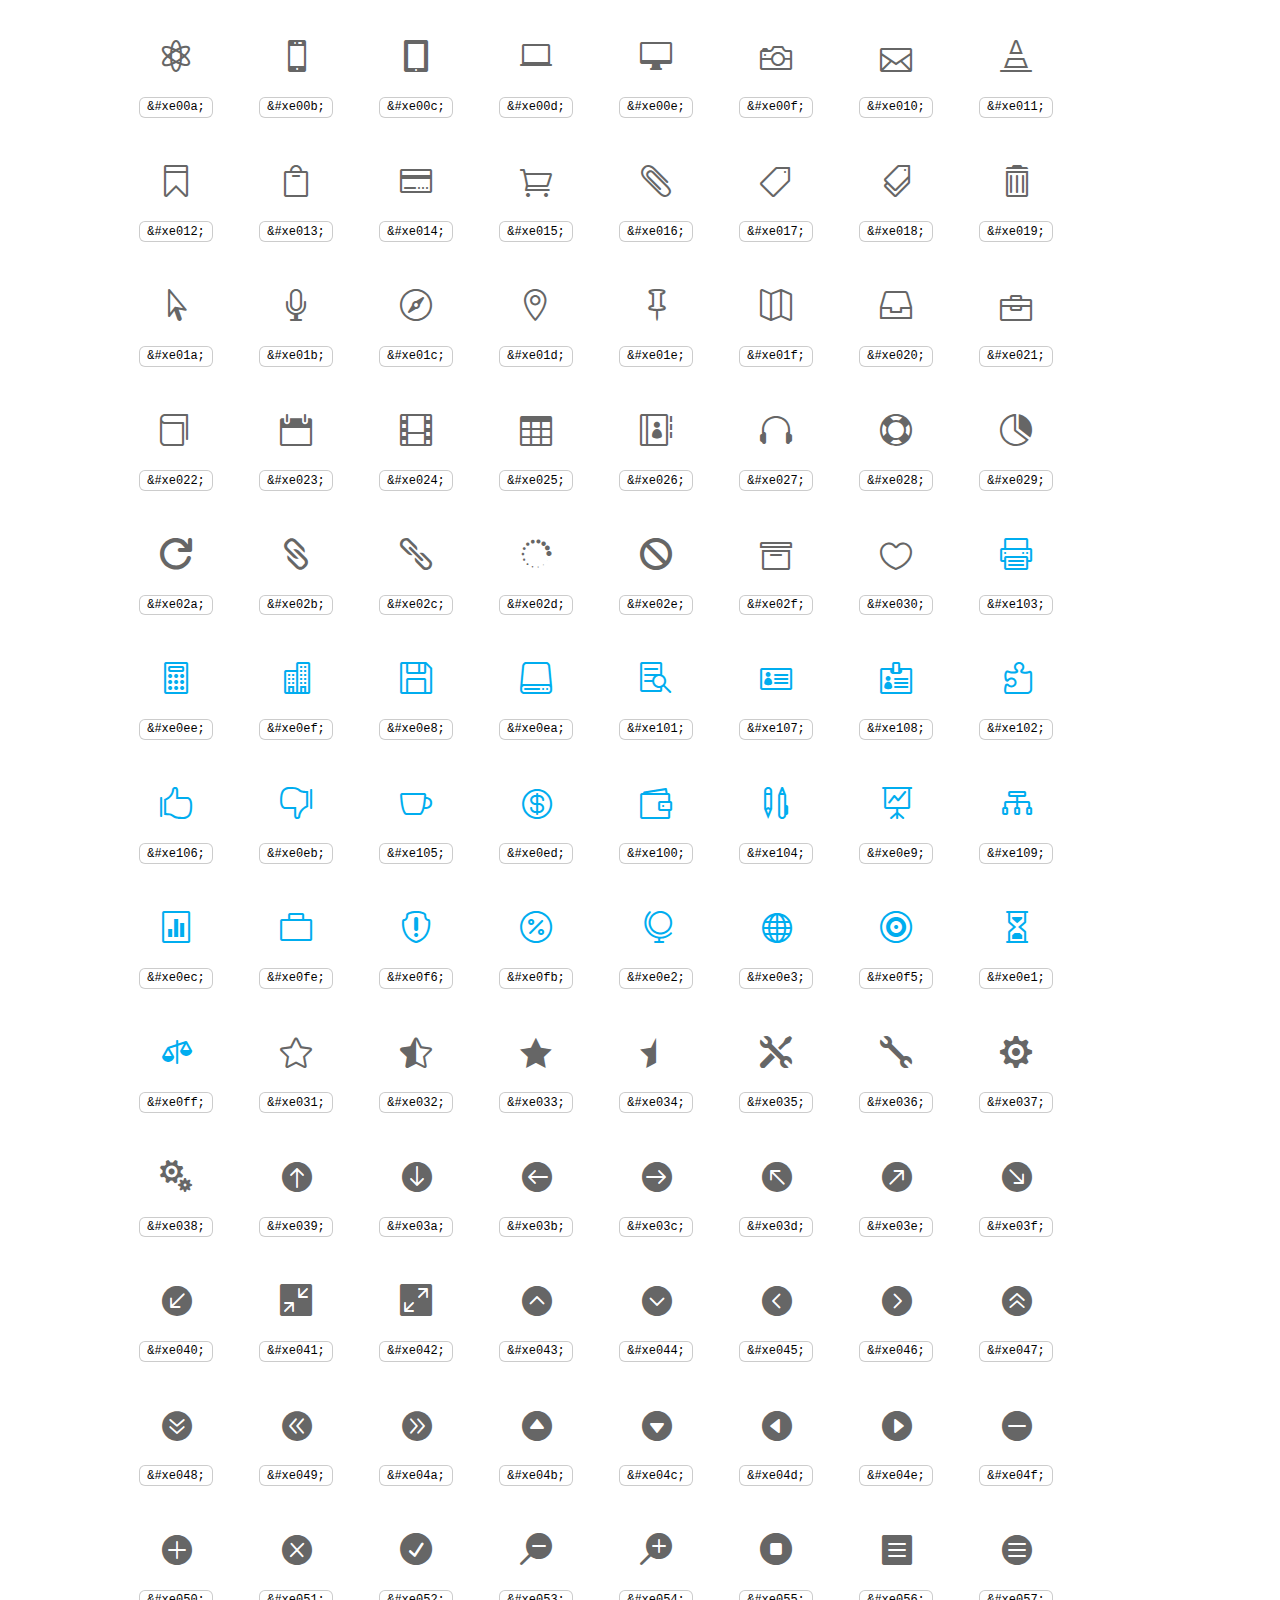
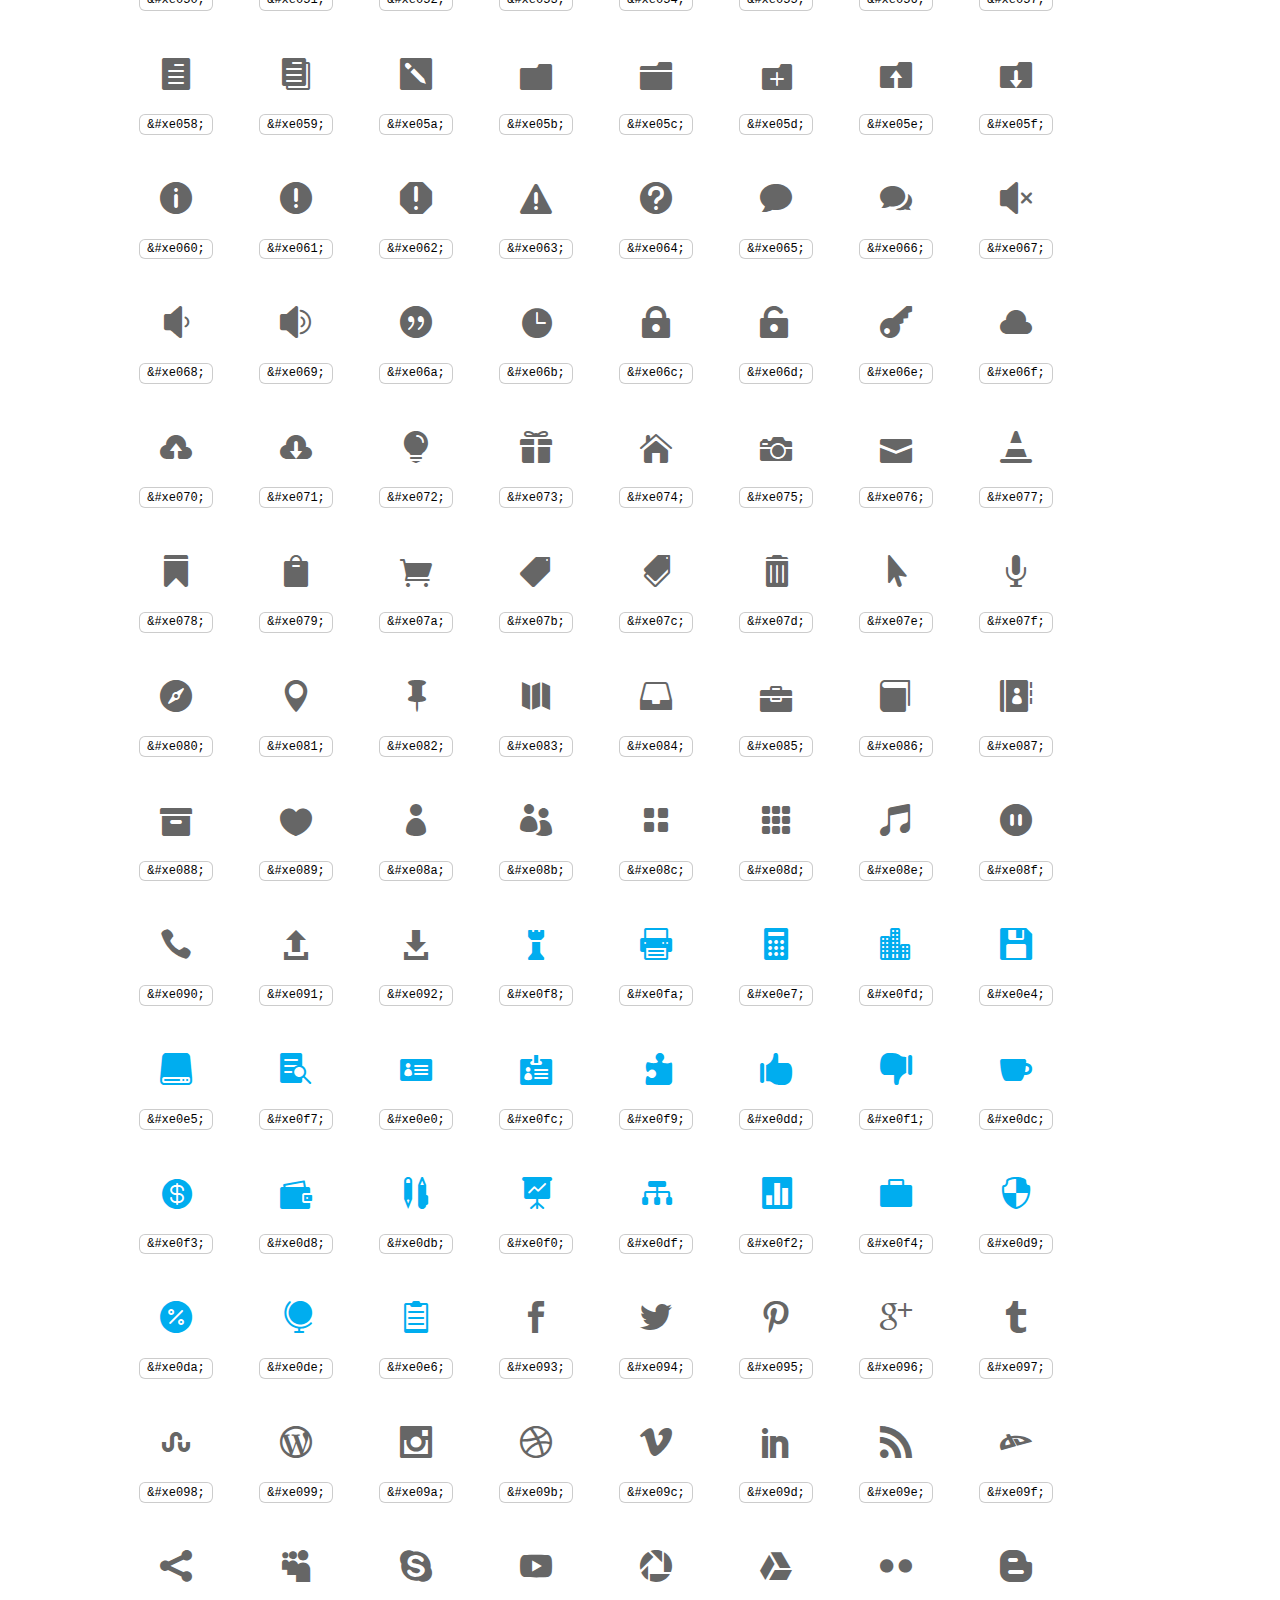
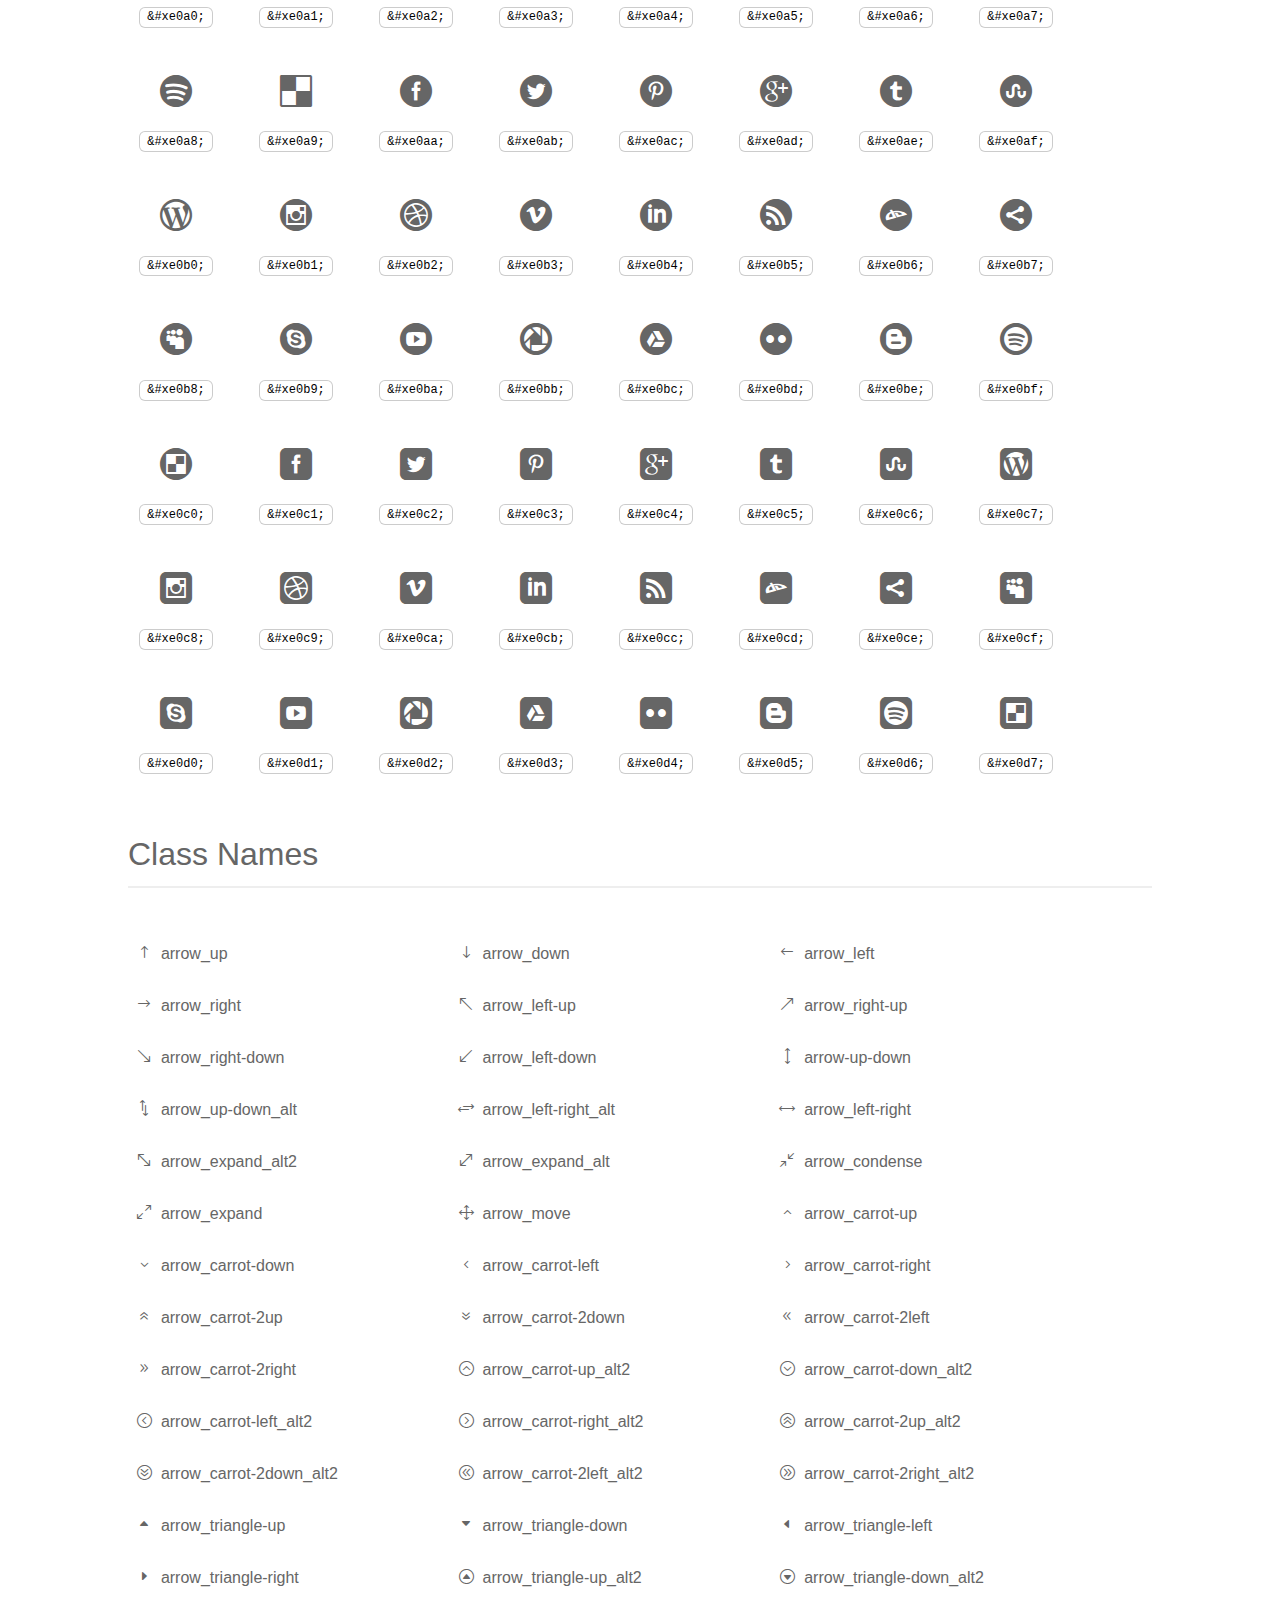
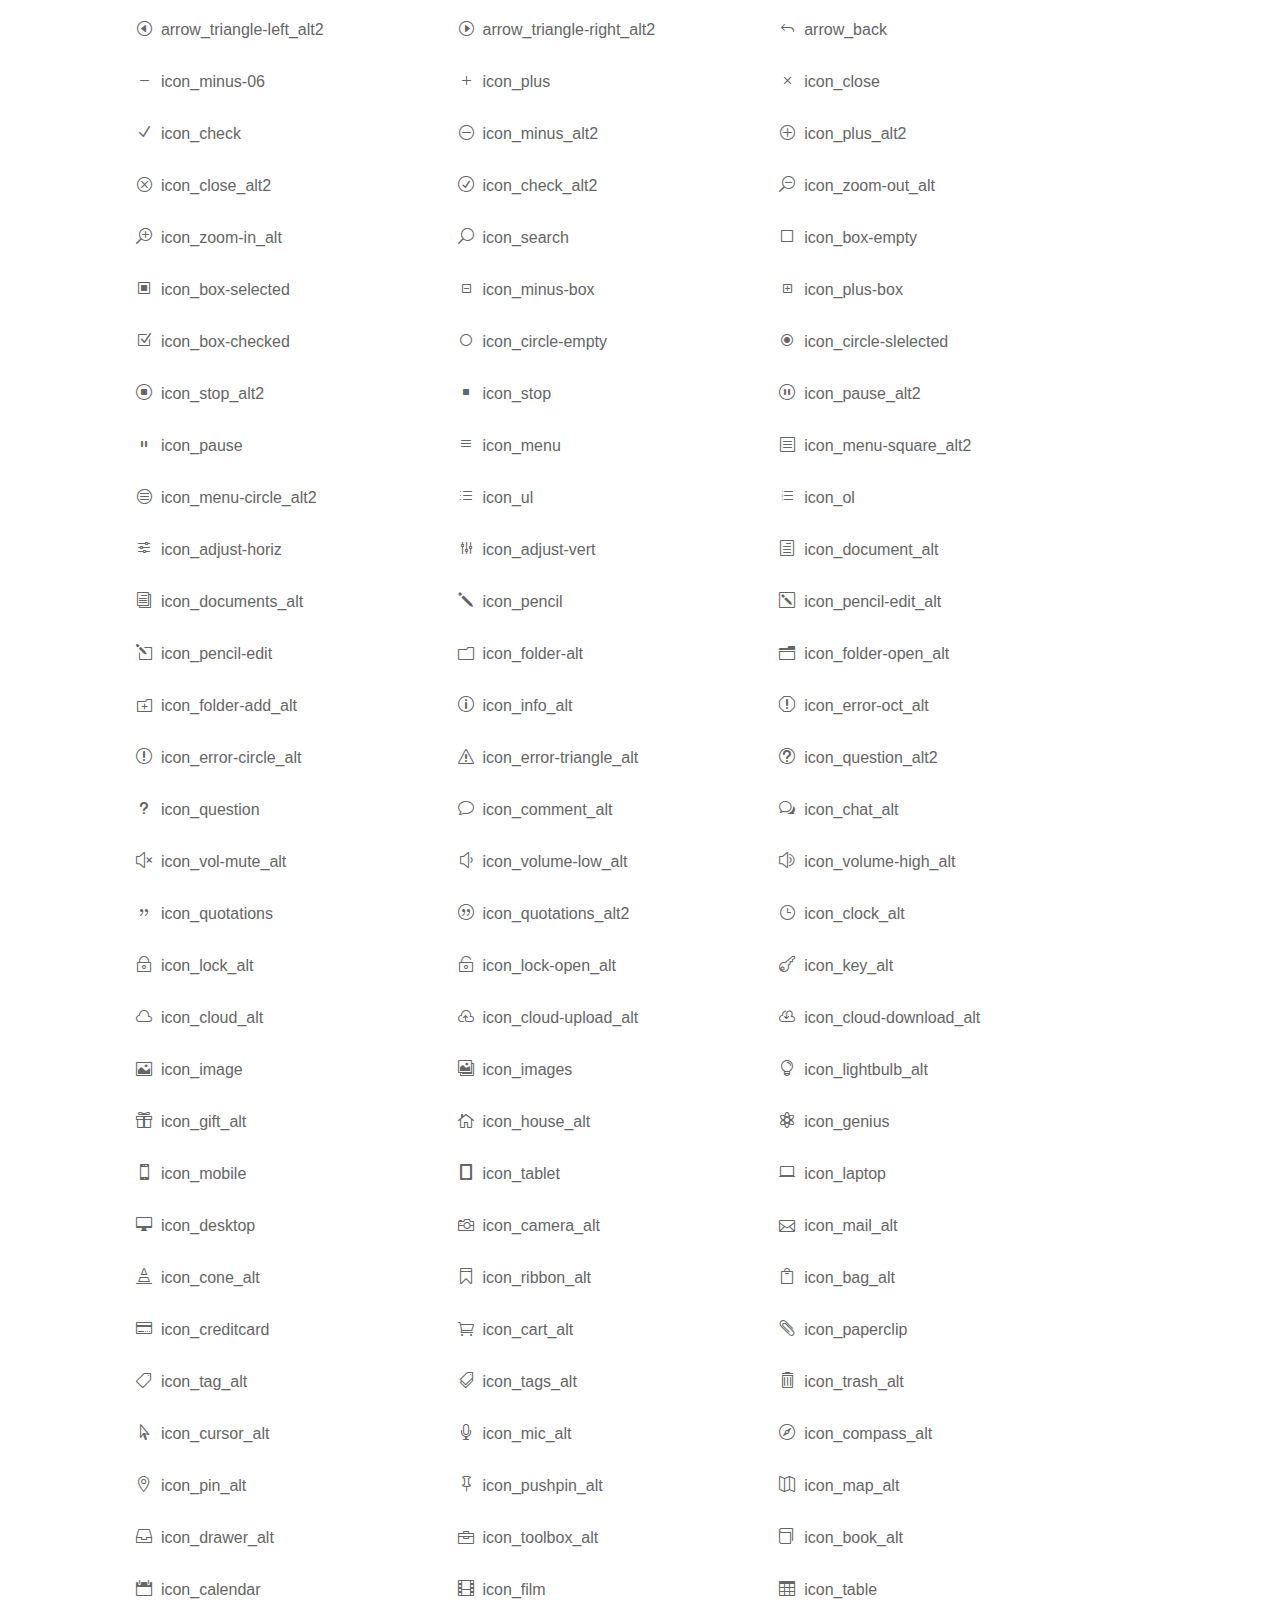
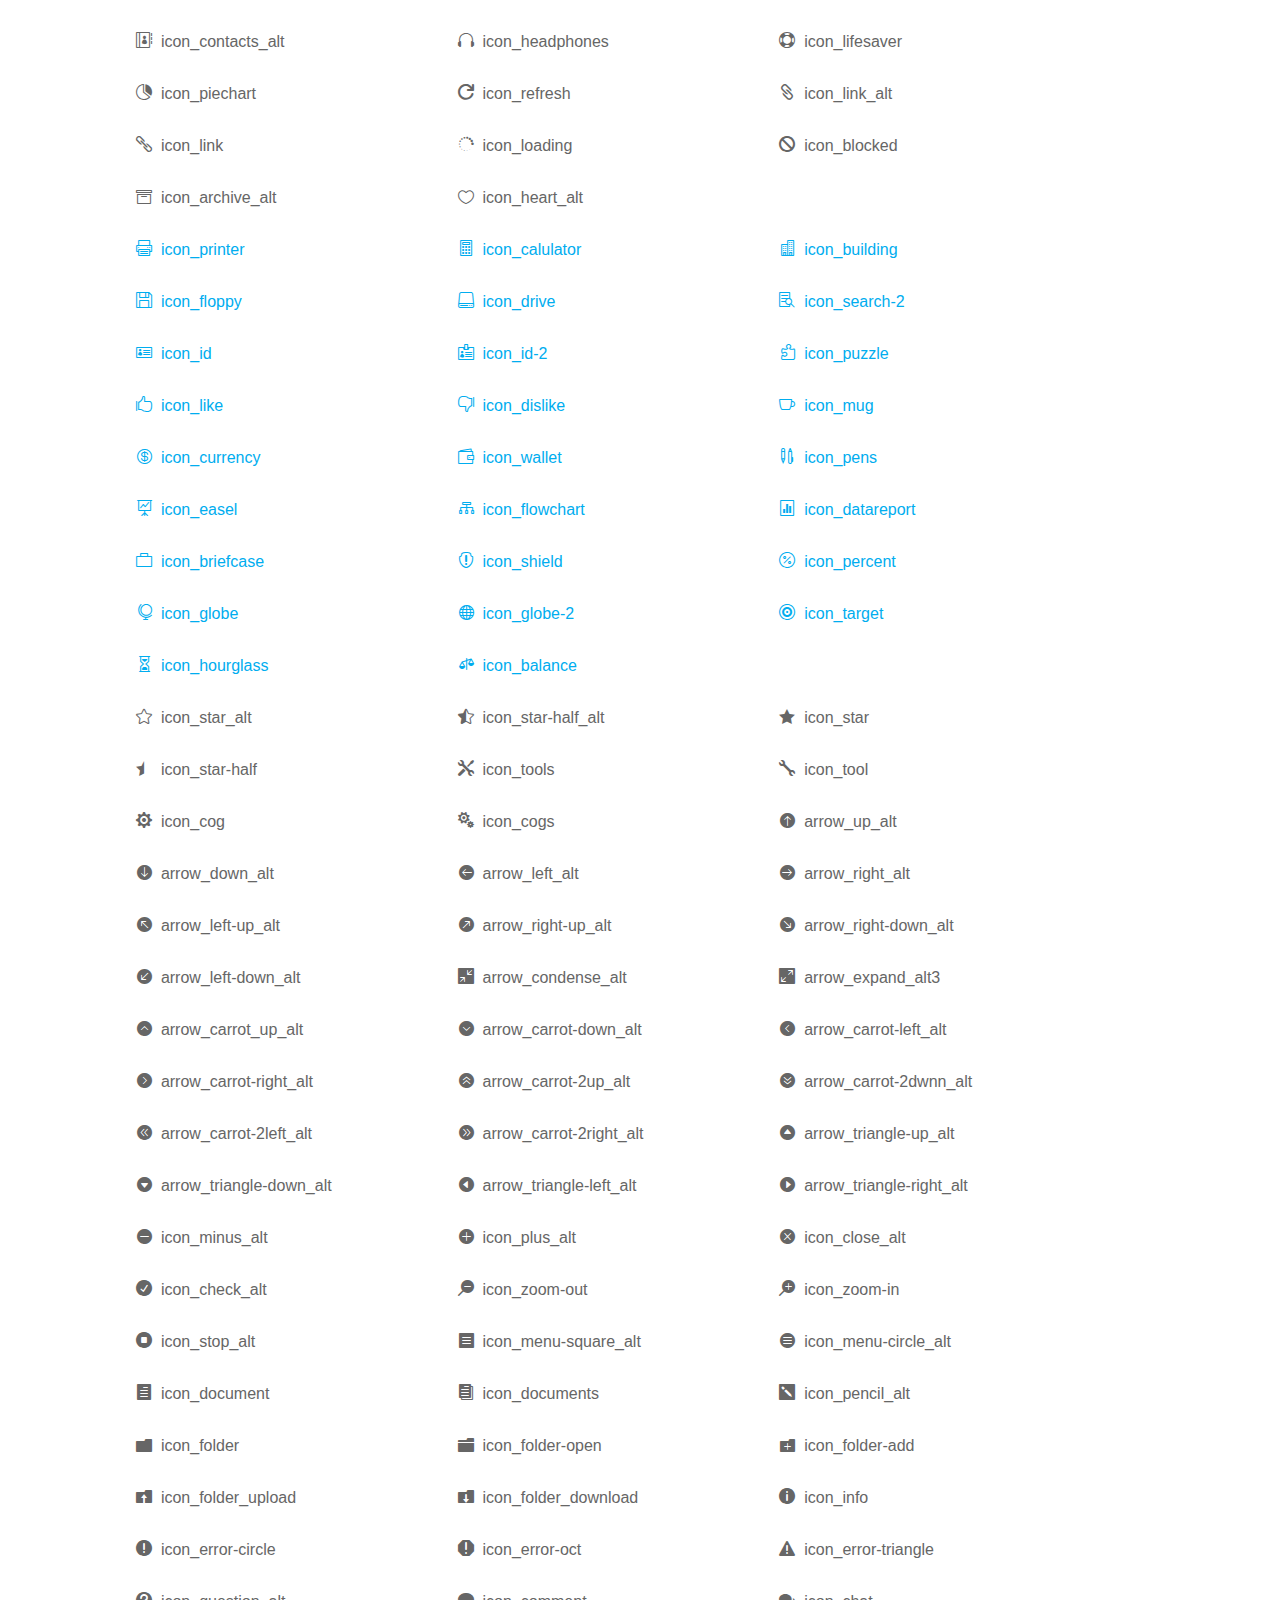
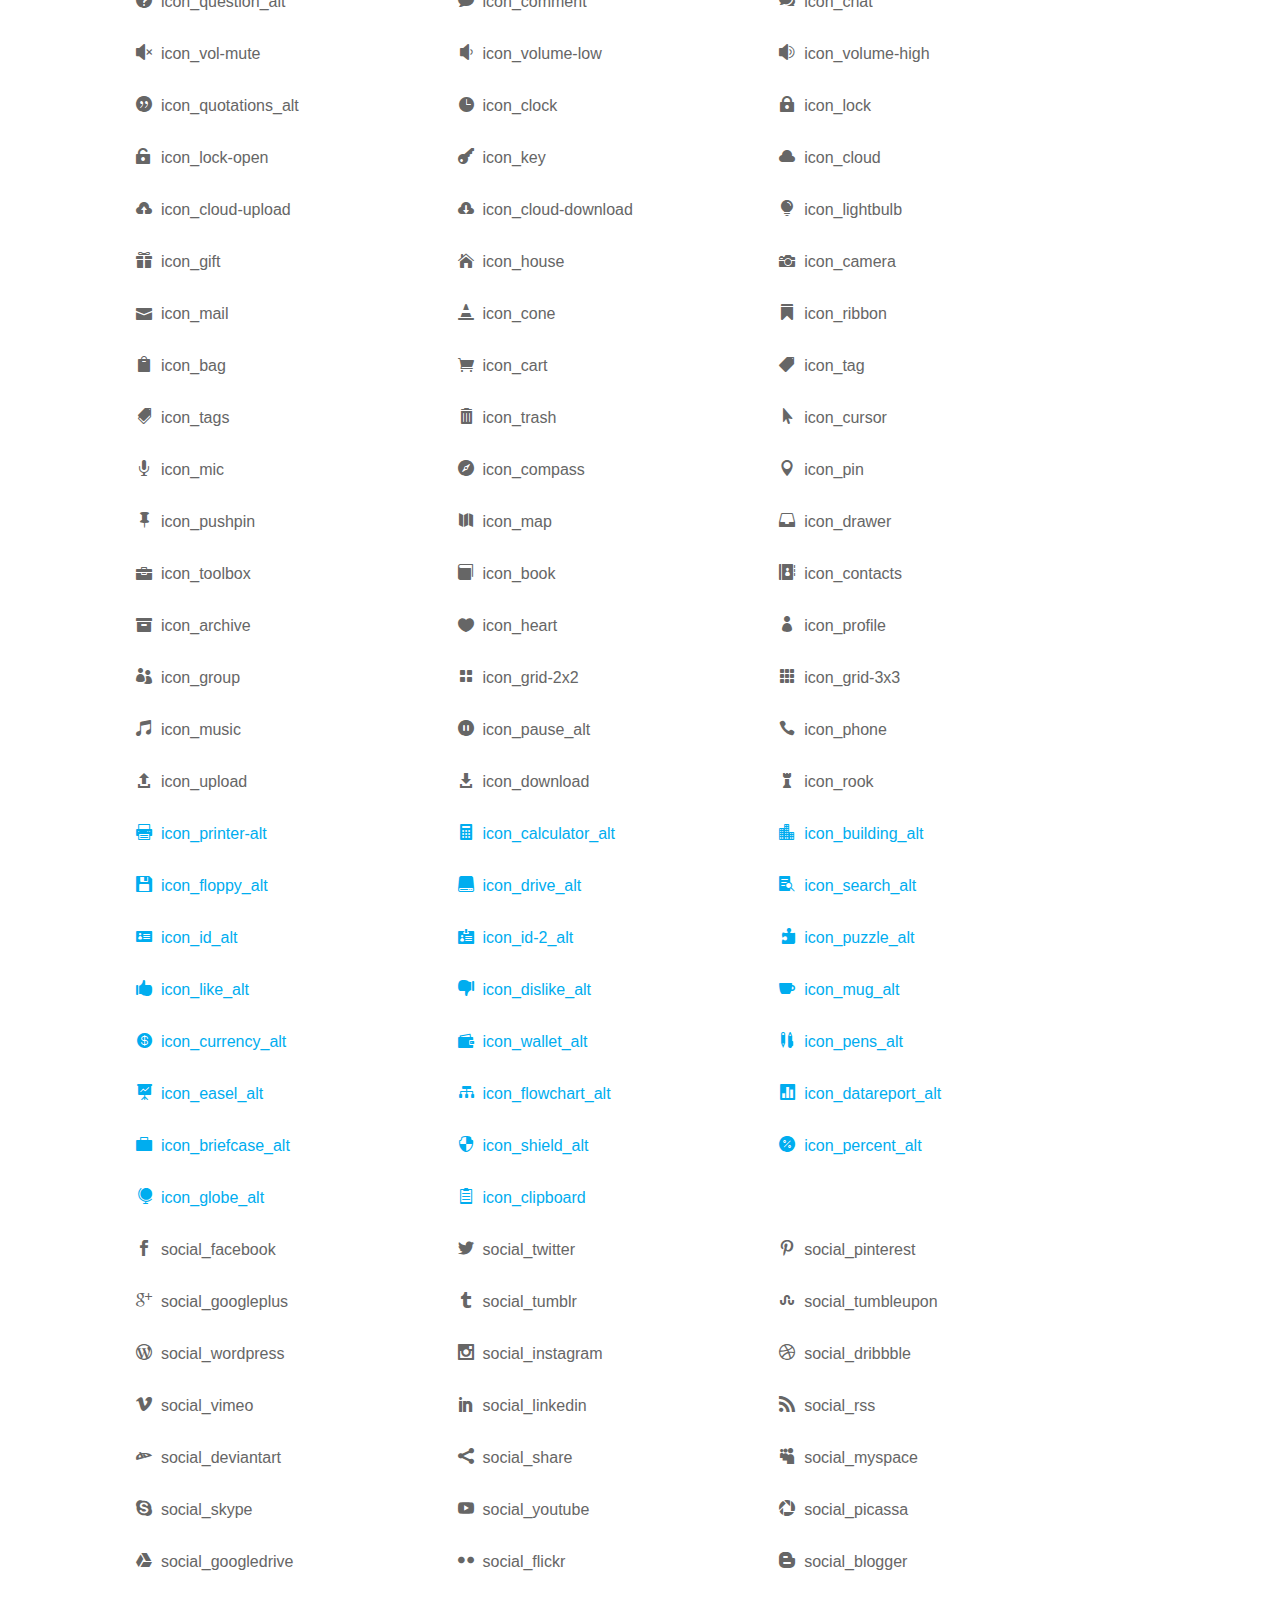
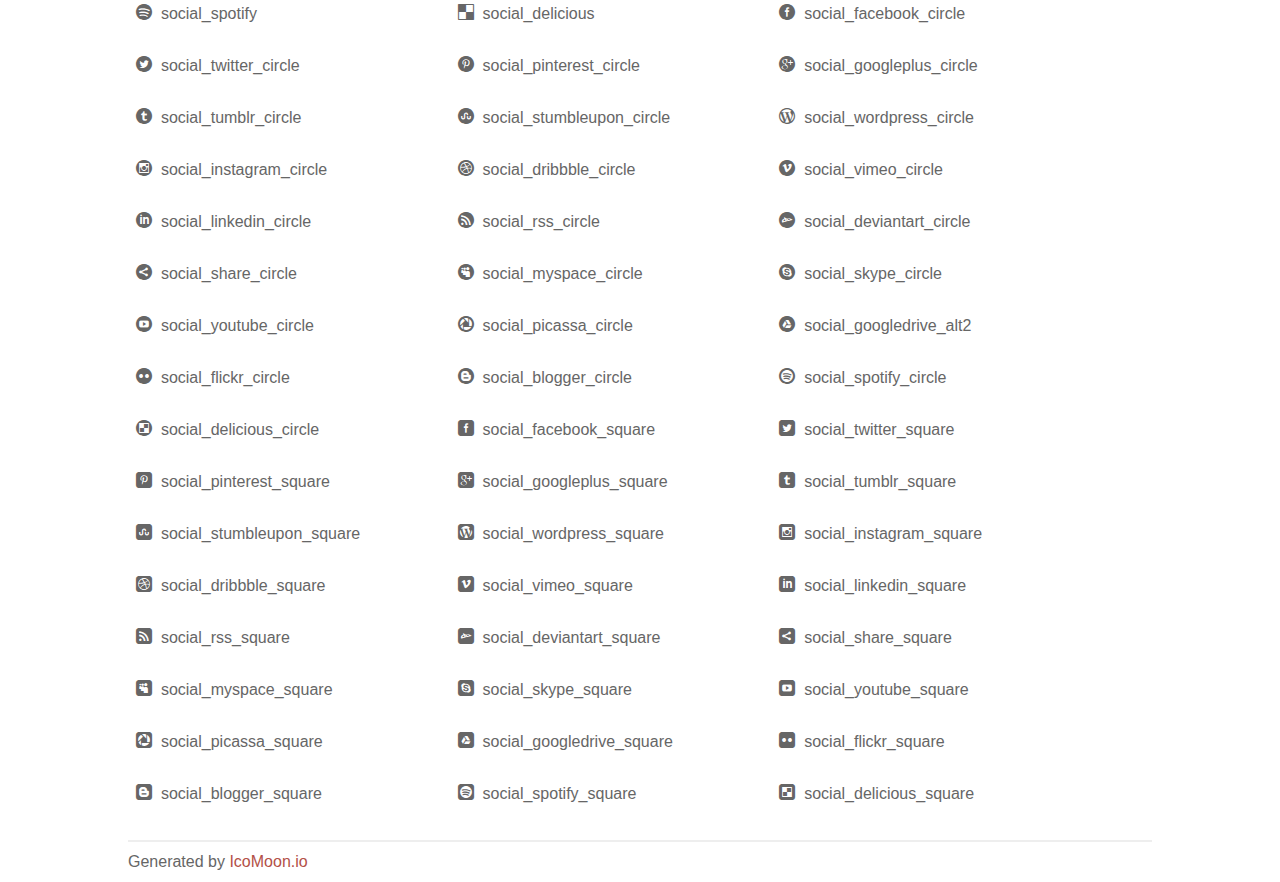
<file: fonts/elegant_font/HTML_CSS/index.html>
<!doctype html>
<html>
<head>
<title>Your Font/Glyphs</title>
<link rel="stylesheet" href="style.css" >
<!--[if lte IE 7]><script src="lte-ie7.js"></script><![endif]-->
<style>
	section, header, footer {display: block;}
	body {
		font-family: sans-serif;
		color: #666;
		line-height: 1.5;
		font-size: 1em;
	}
	* {
		-moz-box-sizing: border-box;
		-webkit-box-sizing: border-box;
		box-sizing: border-box;
		margin: 0;
		padding: 0;
	}
	.glyph {
		float: left;
		text-align: center;
		padding: .75em;
		margin: .4em 1.5em .75em 0;
		width: 6em;
		text-shadow: none;
	}
	
	.glyph input {
		font-family: consolas, monospace;
		font-size: 12px;
		width: 100%;
		text-align: center;
		border: 0;
		box-shadow: 0 0 0 1px #ccc;
		padding: .2em;
                -moz-border-radius: 5px;
                -webkit-border-radius: 5px;
	}
	
	

	.new {
		color:#00adef !important;
	}

	
	.w-main {
		width: 80%;
	}
	.centered {
		margin-left: auto;
		margin-right: auto;
	}
	.fs1 {
		font-size: 2em;
	}
	header {
		margin: 2em 0;
		padding-bottom: .5em;
		color: #666;
		box-shadow: 0 2px #eee;
	}
	header h1 {
		font-size: 2em;
		font-weight: normal;
	}
	.clearfix:before, .clearfix:after { content: ""; display: table; }
	.clearfix:after, .clear { clear: both; }
	footer {
		margin-top: 2em;
		padding: .5em 0;
		box-shadow: 0 -2px #eee;
	}
	a, a:visited {
		color: #B35047;
		text-decoration: none;
	}
	a:hover, a:focus {color: #000;}
	
	.box1 {
		font-size: 16px;
		display: inline-block;
		width: 30%;
		padding: .25em .5em;
		margin: 20px 10px 0 0;
	}
</style>
</head>
<body>
	<div class="w-main centered">
	<section class="mtm clearfix" id="glyphs">
	<div class="glyph">
		<div class="fs1" aria-hidden="true" data-icon="&#x21;"></div>
		<input type="text" readonly value="&amp;#x21;" >
	</div>
	<div class="glyph">
		<div class="fs1" aria-hidden="true" data-icon="&#x22;"></div>
		<input type="text" readonly value="&amp;#x22;" >
	</div>
	<div class="glyph">
		<div class="fs1" aria-hidden="true" data-icon="&#x23;"></div>
		<input type="text" readonly value="&amp;#x23;" >
	</div>
	<div class="glyph">
		<div class="fs1" aria-hidden="true" data-icon="&#x24;"></div>
		<input type="text" readonly value="&amp;#x24;" >
	</div>
	<div class="glyph">
		<div class="fs1" aria-hidden="true" data-icon="&#x25;"></div>
		<input type="text" readonly value="&amp;#x25;" >
	</div>
	<div class="glyph">
		<div class="fs1" aria-hidden="true" data-icon="&#x26;"></div>
		<input type="text" readonly value="&amp;#x26;" >
	</div>
	<div class="glyph">
		<div class="fs1" aria-hidden="true" data-icon="&#x27;"></div>
		<input type="text" readonly value="&amp;#x27;" >
	</div>
	<div class="glyph">
		<div class="fs1" aria-hidden="true" data-icon="&#x28;"></div>
		<input type="text" readonly value="&amp;#x28;" >
	</div>
	<div class="glyph">
		<div class="fs1" aria-hidden="true" data-icon="&#x29;"></div>
		<input type="text" readonly value="&amp;#x29;" >
	</div>
	<div class="glyph">
		<div class="fs1" aria-hidden="true" data-icon="&#x2a;"></div>
		<input type="text" readonly value="&amp;#x2a;" >
	</div>
	<div class="glyph">
		<div class="fs1" aria-hidden="true" data-icon="&#x2b;"></div>
		<input type="text" readonly value="&amp;#x2b;" >
	</div>
	<div class="glyph">
		<div class="fs1" aria-hidden="true" data-icon="&#x2c;"></div>
		<input type="text" readonly value="&amp;#x2c;" >
	</div>
	<div class="glyph">
		<div class="fs1" aria-hidden="true" data-icon="&#x2d;"></div>
		<input type="text" readonly value="&amp;#x2d;" >
	</div>
	<div class="glyph">
		<div class="fs1" aria-hidden="true" data-icon="&#x2e;"></div>
		<input type="text" readonly value="&amp;#x2e;" >
	</div>
	<div class="glyph">
		<div class="fs1" aria-hidden="true" data-icon="&#x2f;"></div>
		<input type="text" readonly value="&amp;#x2f;" >
	</div>
	<div class="glyph">
		<div class="fs1" aria-hidden="true" data-icon="&#x30;"></div>
		<input type="text" readonly value="&amp;#x30;" >
	</div>
	<div class="glyph">
		<div class="fs1" aria-hidden="true" data-icon="&#x31;"></div>
		<input type="text" readonly value="&amp;#x31;" >
	</div>
	<div class="glyph">
		<div class="fs1" aria-hidden="true" data-icon="&#x32;"></div>
		<input type="text" readonly value="&amp;#x32;" >
	</div>
	<div class="glyph">
		<div class="fs1" aria-hidden="true" data-icon="&#x33;"></div>
		<input type="text" readonly value="&amp;#x33;" >
	</div>
	<div class="glyph">
		<div class="fs1" aria-hidden="true" data-icon="&#x34;"></div>
		<input type="text" readonly value="&amp;#x34;" >
	</div>
	<div class="glyph">
		<div class="fs1" aria-hidden="true" data-icon="&#x35;"></div>
		<input type="text" readonly value="&amp;#x35;" >
	</div>
	<div class="glyph">
		<div class="fs1" aria-hidden="true" data-icon="&#x36;"></div>
		<input type="text" readonly value="&amp;#x36;" >
	</div>
	<div class="glyph">
		<div class="fs1" aria-hidden="true" data-icon="&#x37;"></div>
		<input type="text" readonly value="&amp;#x37;" >
	</div>
	<div class="glyph">
		<div class="fs1" aria-hidden="true" data-icon="&#x38;"></div>
		<input type="text" readonly value="&amp;#x38;" >
	</div>
	<div class="glyph">
		<div class="fs1" aria-hidden="true" data-icon="&#x39;"></div>
		<input type="text" readonly value="&amp;#x39;" >
	</div>
	<div class="glyph">
		<div class="fs1" aria-hidden="true" data-icon="&#x3a;"></div>
		<input type="text" readonly value="&amp;#x3a;" >
	</div>
	<div class="glyph">
		<div class="fs1" aria-hidden="true" data-icon="&#x3b;"></div>
		<input type="text" readonly value="&amp;#x3b;" >
	</div>
	<div class="glyph">
		<div class="fs1" aria-hidden="true" data-icon="&#x3c;"></div>
		<input type="text" readonly value="&amp;#x3c;" >
	</div>
	<div class="glyph">
		<div class="fs1" aria-hidden="true" data-icon="&#x3d;"></div>
		<input type="text" readonly value="&amp;#x3d;" >
	</div>
	<div class="glyph">
		<div class="fs1" aria-hidden="true" data-icon="&#x3e;"></div>
		<input type="text" readonly value="&amp;#x3e;" >
	</div>
	<div class="glyph">
		<div class="fs1" aria-hidden="true" data-icon="&#x3f;"></div>
		<input type="text" readonly value="&amp;#x3f;" >
	</div>
	<div class="glyph">
		<div class="fs1" aria-hidden="true" data-icon="&#x40;"></div>
		<input type="text" readonly value="&amp;#x40;" >
	</div>
	<div class="glyph">
		<div class="fs1" aria-hidden="true" data-icon="&#x41;"></div>
		<input type="text" readonly value="&amp;#x41;" >
	</div>
	<div class="glyph">
		<div class="fs1" aria-hidden="true" data-icon="&#x42;"></div>
		<input type="text" readonly value="&amp;#x42;" >
	</div>
	<div class="glyph">
		<div class="fs1" aria-hidden="true" data-icon="&#x43;"></div>
		<input type="text" readonly value="&amp;#x43;" >
	</div>
	<div class="glyph">
		<div class="fs1" aria-hidden="true" data-icon="&#x44;"></div>
		<input type="text" readonly value="&amp;#x44;" >
	</div>
	<div class="glyph">
		<div class="fs1" aria-hidden="true" data-icon="&#x45;"></div>
		<input type="text" readonly value="&amp;#x45;" >
	</div>
	<div class="glyph">
		<div class="fs1" aria-hidden="true" data-icon="&#x46;"></div>
		<input type="text" readonly value="&amp;#x46;" >
	</div>
	<div class="glyph">
		<div class="fs1" aria-hidden="true" data-icon="&#x47;"></div>
		<input type="text" readonly value="&amp;#x47;" >
	</div>
	<div class="glyph">
		<div class="fs1" aria-hidden="true" data-icon="&#x48;"></div>
		<input type="text" readonly value="&amp;#x48;" >
	</div>
	<div class="glyph">
		<div class="fs1" aria-hidden="true" data-icon="&#x49;"></div>
		<input type="text" readonly value="&amp;#x49;" >
	</div>
	<div class="glyph">
		<div class="fs1" aria-hidden="true" data-icon="&#x4a;"></div>
		<input type="text" readonly value="&amp;#x4a;" >
	</div>
	<div class="glyph">
		<div class="fs1" aria-hidden="true" data-icon="&#x4b;"></div>
		<input type="text" readonly value="&amp;#x4b;" >
	</div>
	<div class="glyph">
		<div class="fs1" aria-hidden="true" data-icon="&#x4c;"></div>
		<input type="text" readonly value="&amp;#x4c;" >
	</div>
	<div class="glyph">
		<div class="fs1" aria-hidden="true" data-icon="&#x4d;"></div>
		<input type="text" readonly value="&amp;#x4d;" >
	</div>
	<div class="glyph">
		<div class="fs1" aria-hidden="true" data-icon="&#x4e;"></div>
		<input type="text" readonly value="&amp;#x4e;" >
	</div>
	<div class="glyph">
		<div class="fs1" aria-hidden="true" data-icon="&#x4f;"></div>
		<input type="text" readonly value="&amp;#x4f;" >
	</div>
	<div class="glyph">
		<div class="fs1" aria-hidden="true" data-icon="&#x50;"></div>
		<input type="text" readonly value="&amp;#x50;" >
	</div>
	<div class="glyph">
		<div class="fs1" aria-hidden="true" data-icon="&#x51;"></div>
		<input type="text" readonly value="&amp;#x51;" >
	</div>
	<div class="glyph">
		<div class="fs1" aria-hidden="true" data-icon="&#x52;"></div>
		<input type="text" readonly value="&amp;#x52;" >
	</div>
	<div class="glyph">
		<div class="fs1" aria-hidden="true" data-icon="&#x53;"></div>
		<input type="text" readonly value="&amp;#x53;" >
	</div>
	<div class="glyph">
		<div class="fs1" aria-hidden="true" data-icon="&#x54;"></div>
		<input type="text" readonly value="&amp;#x54;" >
	</div>
	<div class="glyph">
		<div class="fs1" aria-hidden="true" data-icon="&#x55;"></div>
		<input type="text" readonly value="&amp;#x55;" >
	</div>
	<div class="glyph">
		<div class="fs1" aria-hidden="true" data-icon="&#x56;"></div>
		<input type="text" readonly value="&amp;#x56;" >
	</div>
	<div class="glyph">
		<div class="fs1" aria-hidden="true" data-icon="&#x57;"></div>
		<input type="text" readonly value="&amp;#x57;" >
	</div>
	<div class="glyph">
		<div class="fs1" aria-hidden="true" data-icon="&#x58;"></div>
		<input type="text" readonly value="&amp;#x58;" >
	</div>
	<div class="glyph">
		<div class="fs1" aria-hidden="true" data-icon="&#x59;"></div>
		<input type="text" readonly value="&amp;#x59;" >
	</div>
	<div class="glyph">
		<div class="fs1" aria-hidden="true" data-icon="&#x5a;"></div>
		<input type="text" readonly value="&amp;#x5a;" >
	</div>
	<div class="glyph">
		<div class="fs1" aria-hidden="true" data-icon="&#x5b;"></div>
		<input type="text" readonly value="&amp;#x5b;" >
	</div>
	<div class="glyph">
		<div class="fs1" aria-hidden="true" data-icon="&#x5c;"></div>
		<input type="text" readonly value="&amp;#x5c;" >
	</div>
	<div class="glyph">
		<div class="fs1" aria-hidden="true" data-icon="&#x5d;"></div>
		<input type="text" readonly value="&amp;#x5d;" >
	</div>
	<div class="glyph">
		<div class="fs1" aria-hidden="true" data-icon="&#x5e;"></div>
		<input type="text" readonly value="&amp;#x5e;" >
	</div>
	<div class="glyph">
		<div class="fs1" aria-hidden="true" data-icon="&#x5f;"></div>
		<input type="text" readonly value="&amp;#x5f;" >
	</div>
	<div class="glyph">
		<div class="fs1" aria-hidden="true" data-icon="&#x60;"></div>
		<input type="text" readonly value="&amp;#x60;" >
	</div>
	<div class="glyph">
		<div class="fs1" aria-hidden="true" data-icon="&#x61;"></div>
		<input type="text" readonly value="&amp;#x61;" >
	</div>
	<div class="glyph">
		<div class="fs1" aria-hidden="true" data-icon="&#x62;"></div>
		<input type="text" readonly value="&amp;#x62;" >
	</div>
	<div class="glyph">
		<div class="fs1" aria-hidden="true" data-icon="&#x63;"></div>
		<input type="text" readonly value="&amp;#x63;" >
	</div>
	<div class="glyph">
		<div class="fs1" aria-hidden="true" data-icon="&#x64;"></div>
		<input type="text" readonly value="&amp;#x64;" >
	</div>
	<div class="glyph">
		<div class="fs1" aria-hidden="true" data-icon="&#x65;"></div>
		<input type="text" readonly value="&amp;#x65;" >
	</div>
	<div class="glyph">
		<div class="fs1" aria-hidden="true" data-icon="&#x66;"></div>
		<input type="text" readonly value="&amp;#x66;" >
	</div>
	<div class="glyph">
		<div class="fs1" aria-hidden="true" data-icon="&#x67;"></div>
		<input type="text" readonly value="&amp;#x67;" >
	</div>
	<div class="glyph">
		<div class="fs1" aria-hidden="true" data-icon="&#x68;"></div>
		<input type="text" readonly value="&amp;#x68;" >
	</div>
	<div class="glyph">
		<div class="fs1" aria-hidden="true" data-icon="&#x69;"></div>
		<input type="text" readonly value="&amp;#x69;" >
	</div>
	<div class="glyph">
		<div class="fs1" aria-hidden="true" data-icon="&#x6a;"></div>
		<input type="text" readonly value="&amp;#x6a;" >
	</div>
	<div class="glyph">
		<div class="fs1" aria-hidden="true" data-icon="&#x6b;"></div>
		<input type="text" readonly value="&amp;#x6b;" >
	</div>
	<div class="glyph">
		<div class="fs1" aria-hidden="true" data-icon="&#x6c;"></div>
		<input type="text" readonly value="&amp;#x6c;" >
	</div>
	<div class="glyph">
		<div class="fs1" aria-hidden="true" data-icon="&#x6d;"></div>
		<input type="text" readonly value="&amp;#x6d;" >
	</div>
	<div class="glyph">
		<div class="fs1" aria-hidden="true" data-icon="&#x6e;"></div>
		<input type="text" readonly value="&amp;#x6e;" >
	</div>
	<div class="glyph">
		<div class="fs1" aria-hidden="true" data-icon="&#x6f;"></div>
		<input type="text" readonly value="&amp;#x6f;" >
	</div>
	<div class="glyph">
		<div class="fs1" aria-hidden="true" data-icon="&#x70;"></div>
		<input type="text" readonly value="&amp;#x70;" >
	</div>
	<div class="glyph">
		<div class="fs1" aria-hidden="true" data-icon="&#x71;"></div>
		<input type="text" readonly value="&amp;#x71;" >
	</div>
	<div class="glyph">
		<div class="fs1" aria-hidden="true" data-icon="&#x72;"></div>
		<input type="text" readonly value="&amp;#x72;" >
	</div>
	<div class="glyph">
		<div class="fs1" aria-hidden="true" data-icon="&#x73;"></div>
		<input type="text" readonly value="&amp;#x73;" >
	</div>
	<div class="glyph">
		<div class="fs1" aria-hidden="true" data-icon="&#x74;"></div>
		<input type="text" readonly value="&amp;#x74;" >
	</div>
	<div class="glyph">
		<div class="fs1" aria-hidden="true" data-icon="&#x75;"></div>
		<input type="text" readonly value="&amp;#x75;" >
	</div>
	<div class="glyph">
		<div class="fs1" aria-hidden="true" data-icon="&#x76;"></div>
		<input type="text" readonly value="&amp;#x76;" >
	</div>
	<div class="glyph">
		<div class="fs1" aria-hidden="true" data-icon="&#x77;"></div>
		<input type="text" readonly value="&amp;#x77;" >
	</div>
	<div class="glyph">
		<div class="fs1" aria-hidden="true" data-icon="&#x78;"></div>
		<input type="text" readonly value="&amp;#x78;" >
	</div>
	<div class="glyph">
		<div class="fs1" aria-hidden="true" data-icon="&#x79;"></div>
		<input type="text" readonly value="&amp;#x79;" >
	</div>
	<div class="glyph">
		<div class="fs1" aria-hidden="true" data-icon="&#x7a;"></div>
		<input type="text" readonly value="&amp;#x7a;" >
	</div>
	<div class="glyph">
		<div class="fs1" aria-hidden="true" data-icon="&#x7b;"></div>
		<input type="text" readonly value="&amp;#x7b;" >
	</div>
	<div class="glyph">
		<div class="fs1" aria-hidden="true" data-icon="&#x7c;"></div>
		<input type="text" readonly value="&amp;#x7c;" >
	</div>
	<div class="glyph">
		<div class="fs1" aria-hidden="true" data-icon="&#x7d;"></div>
		<input type="text" readonly value="&amp;#x7d;" >
	</div>
	<div class="glyph">
		<div class="fs1" aria-hidden="true" data-icon="&#x7e;"></div>
		<input type="text" readonly value="&amp;#x7e;" >
	</div>
	<div class="glyph">
		<div class="fs1" aria-hidden="true" data-icon="&#xe000;"></div>
		<input type="text" readonly value="&amp;#xe000;" >
	</div>
	<div class="glyph">
		<div class="fs1" aria-hidden="true" data-icon="&#xe001;"></div>
		<input type="text" readonly value="&amp;#xe001;" >
	</div>
	<div class="glyph">
		<div class="fs1" aria-hidden="true" data-icon="&#xe002;"></div>
		<input type="text" readonly value="&amp;#xe002;" >
	</div>
	<div class="glyph">
		<div class="fs1" aria-hidden="true" data-icon="&#xe003;"></div>
		<input type="text" readonly value="&amp;#xe003;" >
	</div>
	<div class="glyph">
		<div class="fs1" aria-hidden="true" data-icon="&#xe004;"></div>
		<input type="text" readonly value="&amp;#xe004;" >
	</div>
	<div class="glyph">
		<div class="fs1" aria-hidden="true" data-icon="&#xe005;"></div>
		<input type="text" readonly value="&amp;#xe005;" >
	</div>
	<div class="glyph">
		<div class="fs1" aria-hidden="true" data-icon="&#xe006;"></div>
		<input type="text" readonly value="&amp;#xe006;" >
	</div>
	<div class="glyph">
		<div class="fs1" aria-hidden="true" data-icon="&#xe007;"></div>
		<input type="text" readonly value="&amp;#xe007;" >
	</div>
	<div class="glyph">
		<div class="fs1" aria-hidden="true" data-icon="&#xe008;"></div>
		<input type="text" readonly value="&amp;#xe008;" >
	</div>
	<div class="glyph">
		<div class="fs1" aria-hidden="true" data-icon="&#xe009;"></div>
		<input type="text" readonly value="&amp;#xe009;" >
	</div>
	<div class="glyph">
		<div class="fs1" aria-hidden="true" data-icon="&#xe00a;"></div>
		<input type="text" readonly value="&amp;#xe00a;" >
	</div>
	<div class="glyph">
		<div class="fs1" aria-hidden="true" data-icon="&#xe00b;"></div>
		<input type="text" readonly value="&amp;#xe00b;" >
	</div>
	<div class="glyph">
		<div class="fs1" aria-hidden="true" data-icon="&#xe00c;"></div>
		<input type="text" readonly value="&amp;#xe00c;" >
	</div>
	<div class="glyph">
		<div class="fs1" aria-hidden="true" data-icon="&#xe00d;"></div>
		<input type="text" readonly value="&amp;#xe00d;" >
	</div>
	<div class="glyph">
		<div class="fs1" aria-hidden="true" data-icon="&#xe00e;"></div>
		<input type="text" readonly value="&amp;#xe00e;" >
	</div>
	<div class="glyph">
		<div class="fs1" aria-hidden="true" data-icon="&#xe00f;"></div>
		<input type="text" readonly value="&amp;#xe00f;" >
	</div>
	<div class="glyph">
		<div class="fs1" aria-hidden="true" data-icon="&#xe010;"></div>
		<input type="text" readonly value="&amp;#xe010;" >
	</div>
	<div class="glyph">
		<div class="fs1" aria-hidden="true" data-icon="&#xe011;"></div>
		<input type="text" readonly value="&amp;#xe011;" >
	</div>
	<div class="glyph">
		<div class="fs1" aria-hidden="true" data-icon="&#xe012;"></div>
		<input type="text" readonly value="&amp;#xe012;" >
	</div>
	<div class="glyph">
		<div class="fs1" aria-hidden="true" data-icon="&#xe013;"></div>
		<input type="text" readonly value="&amp;#xe013;" >
	</div>
	<div class="glyph">
		<div class="fs1" aria-hidden="true" data-icon="&#xe014;"></div>
		<input type="text" readonly value="&amp;#xe014;" >
	</div>
	<div class="glyph">
		<div class="fs1" aria-hidden="true" data-icon="&#xe015;"></div>
		<input type="text" readonly value="&amp;#xe015;" >
	</div>
	<div class="glyph">
		<div class="fs1" aria-hidden="true" data-icon="&#xe016;"></div>
		<input type="text" readonly value="&amp;#xe016;" >
	</div>
	<div class="glyph">
		<div class="fs1" aria-hidden="true" data-icon="&#xe017;"></div>
		<input type="text" readonly value="&amp;#xe017;" >
	</div>
	<div class="glyph">
		<div class="fs1" aria-hidden="true" data-icon="&#xe018;"></div>
		<input type="text" readonly value="&amp;#xe018;" >
	</div>
	<div class="glyph">
		<div class="fs1" aria-hidden="true" data-icon="&#xe019;"></div>
		<input type="text" readonly value="&amp;#xe019;" >
	</div>
	<div class="glyph">
		<div class="fs1" aria-hidden="true" data-icon="&#xe01a;"></div>
		<input type="text" readonly value="&amp;#xe01a;" >
	</div>
	<div class="glyph">
		<div class="fs1" aria-hidden="true" data-icon="&#xe01b;"></div>
		<input type="text" readonly value="&amp;#xe01b;" >
	</div>
	<div class="glyph">
		<div class="fs1" aria-hidden="true" data-icon="&#xe01c;"></div>
		<input type="text" readonly value="&amp;#xe01c;" >
	</div>
	<div class="glyph">
		<div class="fs1" aria-hidden="true" data-icon="&#xe01d;"></div>
		<input type="text" readonly value="&amp;#xe01d;" >
	</div>
	<div class="glyph">
		<div class="fs1" aria-hidden="true" data-icon="&#xe01e;"></div>
		<input type="text" readonly value="&amp;#xe01e;" >
	</div>
	<div class="glyph">
		<div class="fs1" aria-hidden="true" data-icon="&#xe01f;"></div>
		<input type="text" readonly value="&amp;#xe01f;" >
	</div>
	<div class="glyph">
		<div class="fs1" aria-hidden="true" data-icon="&#xe020;"></div>
		<input type="text" readonly value="&amp;#xe020;" >
	</div>
	<div class="glyph">
		<div class="fs1" aria-hidden="true" data-icon="&#xe021;"></div>
		<input type="text" readonly value="&amp;#xe021;" >
	</div>
	<div class="glyph">
		<div class="fs1" aria-hidden="true" data-icon="&#xe022;"></div>
		<input type="text" readonly value="&amp;#xe022;" >
	</div>
	<div class="glyph">
		<div class="fs1" aria-hidden="true" data-icon="&#xe023;"></div>
		<input type="text" readonly value="&amp;#xe023;" >
	</div>
	<div class="glyph">
		<div class="fs1" aria-hidden="true" data-icon="&#xe024;"></div>
		<input type="text" readonly value="&amp;#xe024;" >
	</div>
	<div class="glyph">
		<div class="fs1" aria-hidden="true" data-icon="&#xe025;"></div>
		<input type="text" readonly value="&amp;#xe025;" >
	</div>
	<div class="glyph">
		<div class="fs1" aria-hidden="true" data-icon="&#xe026;"></div>
		<input type="text" readonly value="&amp;#xe026;" >
	</div>
	<div class="glyph">
		<div class="fs1" aria-hidden="true" data-icon="&#xe027;"></div>
		<input type="text" readonly value="&amp;#xe027;" >
	</div>
	<div class="glyph">
		<div class="fs1" aria-hidden="true" data-icon="&#xe028;"></div>
		<input type="text" readonly value="&amp;#xe028;" >
	</div>
	<div class="glyph">
		<div class="fs1" aria-hidden="true" data-icon="&#xe029;"></div>
		<input type="text" readonly value="&amp;#xe029;" >
	</div>
	<div class="glyph">
		<div class="fs1" aria-hidden="true" data-icon="&#xe02a;"></div>
		<input type="text" readonly value="&amp;#xe02a;" >
	</div>
	<div class="glyph">
		<div class="fs1" aria-hidden="true" data-icon="&#xe02b;"></div>
		<input type="text" readonly value="&amp;#xe02b;" >
	</div>
	<div class="glyph">
		<div class="fs1" aria-hidden="true" data-icon="&#xe02c;"></div>
		<input type="text" readonly value="&amp;#xe02c;" >
	</div>
	<div class="glyph">
		<div class="fs1" aria-hidden="true" data-icon="&#xe02d;"></div>
		<input type="text" readonly value="&amp;#xe02d;" >
	</div>
	<div class="glyph">
		<div class="fs1" aria-hidden="true" data-icon="&#xe02e;"></div>
		<input type="text" readonly value="&amp;#xe02e;" >
	</div>
	<div class="glyph">
		<div class="fs1" aria-hidden="true" data-icon="&#xe02f;"></div>
		<input type="text" readonly value="&amp;#xe02f;" >
	</div>
	<div class="glyph">
		<div class="fs1" aria-hidden="true" data-icon="&#xe030;"></div>
		<input type="text" readonly value="&amp;#xe030;" >
	</div>
    
    <div class="new">
    
    <div class="glyph">
		<div class="fs1" aria-hidden="true" data-icon="&#xe103;"></div>
		<input type="text" readonly value="&amp;#xe103;" >
	</div>
	<div class="glyph">
		<div class="fs1" aria-hidden="true" data-icon="&#xe0ee;"></div>
		<input type="text" readonly value="&amp;#xe0ee;" >
	</div>
	<div class="glyph">
		<div class="fs1" aria-hidden="true" data-icon="&#xe0ef;"></div>
		<input type="text" readonly value="&amp;#xe0ef;" >
	</div>
	<div class="glyph">
		<div class="fs1" aria-hidden="true" data-icon="&#xe0e8;"></div>
		<input type="text" readonly value="&amp;#xe0e8;" >
	</div>
	<div class="glyph">
		<div class="fs1" aria-hidden="true" data-icon="&#xe0ea;"></div>
		<input type="text" readonly value="&amp;#xe0ea;" >
	</div>
	<div class="glyph">
		<div class="fs1" aria-hidden="true" data-icon="&#xe101;"></div>
		<input type="text" readonly value="&amp;#xe101;" >
	</div>
	<div class="glyph">
		<div class="fs1" aria-hidden="true" data-icon="&#xe107;"></div>
		<input type="text" readonly value="&amp;#xe107;" >
	</div>
	<div class="glyph">
		<div class="fs1" aria-hidden="true" data-icon="&#xe108;"></div>
		<input type="text" readonly value="&amp;#xe108;" >
	</div>
	<div class="glyph">
		<div class="fs1" aria-hidden="true" data-icon="&#xe102;"></div>
		<input type="text" readonly value="&amp;#xe102;" >
	</div>
	<div class="glyph">
		<div class="fs1" aria-hidden="true" data-icon="&#xe106;"></div>
		<input type="text" readonly value="&amp;#xe106;" >
	</div>
	<div class="glyph">
		<div class="fs1" aria-hidden="true" data-icon="&#xe0eb;"></div>
		<input type="text" readonly value="&amp;#xe0eb;" >
	</div>
	<div class="glyph">
		<div class="fs1" aria-hidden="true" data-icon="&#xe105;"></div>
		<input type="text" readonly value="&amp;#xe105;" >
	</div>
	<div class="glyph">
		<div class="fs1" aria-hidden="true" data-icon="&#xe0ed;"></div>
		<input type="text" readonly value="&amp;#xe0ed;" >
	</div>
	<div class="glyph">
		<div class="fs1" aria-hidden="true" data-icon="&#xe100;"></div>
		<input type="text" readonly value="&amp;#xe100;" >
	</div>
	<div class="glyph">
		<div class="fs1" aria-hidden="true" data-icon="&#xe104;"></div>
		<input type="text" readonly value="&amp;#xe104;" >
	</div>
	<div class="glyph">
		<div class="fs1" aria-hidden="true" data-icon="&#xe0e9;"></div>
		<input type="text" readonly value="&amp;#xe0e9;" >
	</div>
	<div class="glyph">
		<div class="fs1" aria-hidden="true" data-icon="&#xe109;"></div>
		<input type="text" readonly value="&amp;#xe109;" >
	</div>
	<div class="glyph">
		<div class="fs1" aria-hidden="true" data-icon="&#xe0ec;"></div>
		<input type="text" readonly value="&amp;#xe0ec;" >
	</div>
	<div class="glyph">
		<div class="fs1" aria-hidden="true" data-icon="&#xe0fe;"></div>
		<input type="text" readonly value="&amp;#xe0fe;" >
	</div>
	<div class="glyph">
		<div class="fs1" aria-hidden="true" data-icon="&#xe0f6;"></div>
		<input type="text" readonly value="&amp;#xe0f6;" >
	</div>
	<div class="glyph">
		<div class="fs1" aria-hidden="true" data-icon="&#xe0fb;"></div>
		<input type="text" readonly value="&amp;#xe0fb;" >
	</div>
	<div class="glyph">
		<div class="fs1" aria-hidden="true" data-icon="&#xe0e2;"></div>
		<input type="text" readonly value="&amp;#xe0e2;" >
	</div>
	<div class="glyph">
		<div class="fs1" aria-hidden="true" data-icon="&#xe0e3;"></div>
		<input type="text" readonly value="&amp;#xe0e3;" >
	</div>
	<div class="glyph">
		<div class="fs1" aria-hidden="true" data-icon="&#xe0f5;"></div>
		<input type="text" readonly value="&amp;#xe0f5;" >
	</div>
	<div class="glyph">
		<div class="fs1" aria-hidden="true" data-icon="&#xe0e1;"></div>
		<input type="text" readonly value="&amp;#xe0e1;" >
	</div>
	<div class="glyph">
		<div class="fs1" aria-hidden="true" data-icon="&#xe0ff;"></div>
		<input type="text" readonly value="&amp;#xe0ff;" >
	</div>
    
    </div>
    
	<div class="glyph">
		<div class="fs1" aria-hidden="true" data-icon="&#xe031;"></div>
		<input type="text" readonly value="&amp;#xe031;" >
	</div>
	<div class="glyph">
		<div class="fs1" aria-hidden="true" data-icon="&#xe032;"></div>
		<input type="text" readonly value="&amp;#xe032;" >
	</div>
	<div class="glyph">
		<div class="fs1" aria-hidden="true" data-icon="&#xe033;"></div>
		<input type="text" readonly value="&amp;#xe033;" >
	</div>
	<div class="glyph">
		<div class="fs1" aria-hidden="true" data-icon="&#xe034;"></div>
		<input type="text" readonly value="&amp;#xe034;" >
	</div>
	<div class="glyph">
		<div class="fs1" aria-hidden="true" data-icon="&#xe035;"></div>
		<input type="text" readonly value="&amp;#xe035;" >
	</div>
	<div class="glyph">
		<div class="fs1" aria-hidden="true" data-icon="&#xe036;"></div>
		<input type="text" readonly value="&amp;#xe036;" >
	</div>
	<div class="glyph">
		<div class="fs1" aria-hidden="true" data-icon="&#xe037;"></div>
		<input type="text" readonly value="&amp;#xe037;" >
	</div>
	<div class="glyph">
		<div class="fs1" aria-hidden="true" data-icon="&#xe038;"></div>
		<input type="text" readonly value="&amp;#xe038;" >
	</div>
	<div class="glyph">
		<div class="fs1" aria-hidden="true" data-icon="&#xe039;"></div>
		<input type="text" readonly value="&amp;#xe039;" >
	</div>
	<div class="glyph">
		<div class="fs1" aria-hidden="true" data-icon="&#xe03a;"></div>
		<input type="text" readonly value="&amp;#xe03a;" >
	</div>
	<div class="glyph">
		<div class="fs1" aria-hidden="true" data-icon="&#xe03b;"></div>
		<input type="text" readonly value="&amp;#xe03b;" >
	</div>
	<div class="glyph">
		<div class="fs1" aria-hidden="true" data-icon="&#xe03c;"></div>
		<input type="text" readonly value="&amp;#xe03c;" >
	</div>
	<div class="glyph">
		<div class="fs1" aria-hidden="true" data-icon="&#xe03d;"></div>
		<input type="text" readonly value="&amp;#xe03d;" >
	</div>
	<div class="glyph">
		<div class="fs1" aria-hidden="true" data-icon="&#xe03e;"></div>
		<input type="text" readonly value="&amp;#xe03e;" >
	</div>
	<div class="glyph">
		<div class="fs1" aria-hidden="true" data-icon="&#xe03f;"></div>
		<input type="text" readonly value="&amp;#xe03f;" >
	</div>
	<div class="glyph">
		<div class="fs1" aria-hidden="true" data-icon="&#xe040;"></div>
		<input type="text" readonly value="&amp;#xe040;" >
	</div>
	<div class="glyph">
		<div class="fs1" aria-hidden="true" data-icon="&#xe041;"></div>
		<input type="text" readonly value="&amp;#xe041;" >
	</div>
	<div class="glyph">
		<div class="fs1" aria-hidden="true" data-icon="&#xe042;"></div>
		<input type="text" readonly value="&amp;#xe042;" >
	</div>
	<div class="glyph">
		<div class="fs1" aria-hidden="true" data-icon="&#xe043;"></div>
		<input type="text" readonly value="&amp;#xe043;" >
	</div>
	<div class="glyph">
		<div class="fs1" aria-hidden="true" data-icon="&#xe044;"></div>
		<input type="text" readonly value="&amp;#xe044;" >
	</div>
	<div class="glyph">
		<div class="fs1" aria-hidden="true" data-icon="&#xe045;"></div>
		<input type="text" readonly value="&amp;#xe045;" >
	</div>
	<div class="glyph">
		<div class="fs1" aria-hidden="true" data-icon="&#xe046;"></div>
		<input type="text" readonly value="&amp;#xe046;" >
	</div>
	<div class="glyph">
		<div class="fs1" aria-hidden="true" data-icon="&#xe047;"></div>
		<input type="text" readonly value="&amp;#xe047;" >
	</div>
	<div class="glyph">
		<div class="fs1" aria-hidden="true" data-icon="&#xe048;"></div>
		<input type="text" readonly value="&amp;#xe048;" >
	</div>
	<div class="glyph">
		<div class="fs1" aria-hidden="true" data-icon="&#xe049;"></div>
		<input type="text" readonly value="&amp;#xe049;" >
	</div>
	<div class="glyph">
		<div class="fs1" aria-hidden="true" data-icon="&#xe04a;"></div>
		<input type="text" readonly value="&amp;#xe04a;" >
	</div>
	<div class="glyph">
		<div class="fs1" aria-hidden="true" data-icon="&#xe04b;"></div>
		<input type="text" readonly value="&amp;#xe04b;" >
	</div>
	<div class="glyph">
		<div class="fs1" aria-hidden="true" data-icon="&#xe04c;"></div>
		<input type="text" readonly value="&amp;#xe04c;" >
	</div>
	<div class="glyph">
		<div class="fs1" aria-hidden="true" data-icon="&#xe04d;"></div>
		<input type="text" readonly value="&amp;#xe04d;" >
	</div>
	<div class="glyph">
		<div class="fs1" aria-hidden="true" data-icon="&#xe04e;"></div>
		<input type="text" readonly value="&amp;#xe04e;" >
	</div>
	<div class="glyph">
		<div class="fs1" aria-hidden="true" data-icon="&#xe04f;"></div>
		<input type="text" readonly value="&amp;#xe04f;" >
	</div>
	<div class="glyph">
		<div class="fs1" aria-hidden="true" data-icon="&#xe050;"></div>
		<input type="text" readonly value="&amp;#xe050;" >
	</div>
	<div class="glyph">
		<div class="fs1" aria-hidden="true" data-icon="&#xe051;"></div>
		<input type="text" readonly value="&amp;#xe051;" >
	</div>
	<div class="glyph">
		<div class="fs1" aria-hidden="true" data-icon="&#xe052;"></div>
		<input type="text" readonly value="&amp;#xe052;" >
	</div>
	<div class="glyph">
		<div class="fs1" aria-hidden="true" data-icon="&#xe053;"></div>
		<input type="text" readonly value="&amp;#xe053;" >
	</div>
	<div class="glyph">
		<div class="fs1" aria-hidden="true" data-icon="&#xe054;"></div>
		<input type="text" readonly value="&amp;#xe054;" >
	</div>
	<div class="glyph">
		<div class="fs1" aria-hidden="true" data-icon="&#xe055;"></div>
		<input type="text" readonly value="&amp;#xe055;" >
	</div>
	<div class="glyph">
		<div class="fs1" aria-hidden="true" data-icon="&#xe056;"></div>
		<input type="text" readonly value="&amp;#xe056;" >
	</div>
	<div class="glyph">
		<div class="fs1" aria-hidden="true" data-icon="&#xe057;"></div>
		<input type="text" readonly value="&amp;#xe057;" >
	</div>
	<div class="glyph">
		<div class="fs1" aria-hidden="true" data-icon="&#xe058;"></div>
		<input type="text" readonly value="&amp;#xe058;" >
	</div>
	<div class="glyph">
		<div class="fs1" aria-hidden="true" data-icon="&#xe059;"></div>
		<input type="text" readonly value="&amp;#xe059;" >
	</div>
	<div class="glyph">
		<div class="fs1" aria-hidden="true" data-icon="&#xe05a;"></div>
		<input type="text" readonly value="&amp;#xe05a;" >
	</div>
	<div class="glyph">
		<div class="fs1" aria-hidden="true" data-icon="&#xe05b;"></div>
		<input type="text" readonly value="&amp;#xe05b;" >
	</div>
	<div class="glyph">
		<div class="fs1" aria-hidden="true" data-icon="&#xe05c;"></div>
		<input type="text" readonly value="&amp;#xe05c;" >
	</div>
	<div class="glyph">
		<div class="fs1" aria-hidden="true" data-icon="&#xe05d;"></div>
		<input type="text" readonly value="&amp;#xe05d;" >
	</div>
	<div class="glyph">
		<div class="fs1" aria-hidden="true" data-icon="&#xe05e;"></div>
		<input type="text" readonly value="&amp;#xe05e;" >
	</div>
	<div class="glyph">
		<div class="fs1" aria-hidden="true" data-icon="&#xe05f;"></div>
		<input type="text" readonly value="&amp;#xe05f;" >
	</div>
	<div class="glyph">
		<div class="fs1" aria-hidden="true" data-icon="&#xe060;"></div>
		<input type="text" readonly value="&amp;#xe060;" >
	</div>
	<div class="glyph">
		<div class="fs1" aria-hidden="true" data-icon="&#xe061;"></div>
		<input type="text" readonly value="&amp;#xe061;" >
	</div>
	<div class="glyph">
		<div class="fs1" aria-hidden="true" data-icon="&#xe062;"></div>
		<input type="text" readonly value="&amp;#xe062;" >
	</div>
	<div class="glyph">
		<div class="fs1" aria-hidden="true" data-icon="&#xe063;"></div>
		<input type="text" readonly value="&amp;#xe063;" >
	</div>
	<div class="glyph">
		<div class="fs1" aria-hidden="true" data-icon="&#xe064;"></div>
		<input type="text" readonly value="&amp;#xe064;" >
	</div>
	<div class="glyph">
		<div class="fs1" aria-hidden="true" data-icon="&#xe065;"></div>
		<input type="text" readonly value="&amp;#xe065;" >
	</div>
	<div class="glyph">
		<div class="fs1" aria-hidden="true" data-icon="&#xe066;"></div>
		<input type="text" readonly value="&amp;#xe066;" >
	</div>
	<div class="glyph">
		<div class="fs1" aria-hidden="true" data-icon="&#xe067;"></div>
		<input type="text" readonly value="&amp;#xe067;" >
	</div>
	<div class="glyph">
		<div class="fs1" aria-hidden="true" data-icon="&#xe068;"></div>
		<input type="text" readonly value="&amp;#xe068;" >
	</div>
	<div class="glyph">
		<div class="fs1" aria-hidden="true" data-icon="&#xe069;"></div>
		<input type="text" readonly value="&amp;#xe069;" >
	</div>
	<div class="glyph">
		<div class="fs1" aria-hidden="true" data-icon="&#xe06a;"></div>
		<input type="text" readonly value="&amp;#xe06a;" >
	</div>
	<div class="glyph">
		<div class="fs1" aria-hidden="true" data-icon="&#xe06b;"></div>
		<input type="text" readonly value="&amp;#xe06b;" >
	</div>
	<div class="glyph">
		<div class="fs1" aria-hidden="true" data-icon="&#xe06c;"></div>
		<input type="text" readonly value="&amp;#xe06c;" >
	</div>
	<div class="glyph">
		<div class="fs1" aria-hidden="true" data-icon="&#xe06d;"></div>
		<input type="text" readonly value="&amp;#xe06d;" >
	</div>
	<div class="glyph">
		<div class="fs1" aria-hidden="true" data-icon="&#xe06e;"></div>
		<input type="text" readonly value="&amp;#xe06e;" >
	</div>
	<div class="glyph">
		<div class="fs1" aria-hidden="true" data-icon="&#xe06f;"></div>
		<input type="text" readonly value="&amp;#xe06f;" >
	</div>
	<div class="glyph">
		<div class="fs1" aria-hidden="true" data-icon="&#xe070;"></div>
		<input type="text" readonly value="&amp;#xe070;" >
	</div>
	<div class="glyph">
		<div class="fs1" aria-hidden="true" data-icon="&#xe071;"></div>
		<input type="text" readonly value="&amp;#xe071;" >
	</div>
	<div class="glyph">
		<div class="fs1" aria-hidden="true" data-icon="&#xe072;"></div>
		<input type="text" readonly value="&amp;#xe072;" >
	</div>
	<div class="glyph">
		<div class="fs1" aria-hidden="true" data-icon="&#xe073;"></div>
		<input type="text" readonly value="&amp;#xe073;" >
	</div>
	<div class="glyph">
		<div class="fs1" aria-hidden="true" data-icon="&#xe074;"></div>
		<input type="text" readonly value="&amp;#xe074;" >
	</div>
	<div class="glyph">
		<div class="fs1" aria-hidden="true" data-icon="&#xe075;"></div>
		<input type="text" readonly value="&amp;#xe075;" >
	</div>
	<div class="glyph">
		<div class="fs1" aria-hidden="true" data-icon="&#xe076;"></div>
		<input type="text" readonly value="&amp;#xe076;" >
	</div>
	<div class="glyph">
		<div class="fs1" aria-hidden="true" data-icon="&#xe077;"></div>
		<input type="text" readonly value="&amp;#xe077;" >
	</div>
	<div class="glyph">
		<div class="fs1" aria-hidden="true" data-icon="&#xe078;"></div>
		<input type="text" readonly value="&amp;#xe078;" >
	</div>
	<div class="glyph">
		<div class="fs1" aria-hidden="true" data-icon="&#xe079;"></div>
		<input type="text" readonly value="&amp;#xe079;" >
	</div>
	<div class="glyph">
		<div class="fs1" aria-hidden="true" data-icon="&#xe07a;"></div>
		<input type="text" readonly value="&amp;#xe07a;" >
	</div>
	<div class="glyph">
		<div class="fs1" aria-hidden="true" data-icon="&#xe07b;"></div>
		<input type="text" readonly value="&amp;#xe07b;" >
	</div>
	<div class="glyph">
		<div class="fs1" aria-hidden="true" data-icon="&#xe07c;"></div>
		<input type="text" readonly value="&amp;#xe07c;" >
	</div>
	<div class="glyph">
		<div class="fs1" aria-hidden="true" data-icon="&#xe07d;"></div>
		<input type="text" readonly value="&amp;#xe07d;" >
	</div>
	<div class="glyph">
		<div class="fs1" aria-hidden="true" data-icon="&#xe07e;"></div>
		<input type="text" readonly value="&amp;#xe07e;" >
	</div>
	<div class="glyph">
		<div class="fs1" aria-hidden="true" data-icon="&#xe07f;"></div>
		<input type="text" readonly value="&amp;#xe07f;" >
	</div>
	<div class="glyph">
		<div class="fs1" aria-hidden="true" data-icon="&#xe080;"></div>
		<input type="text" readonly value="&amp;#xe080;" >
	</div>
	<div class="glyph">
		<div class="fs1" aria-hidden="true" data-icon="&#xe081;"></div>
		<input type="text" readonly value="&amp;#xe081;" >
	</div>
	<div class="glyph">
		<div class="fs1" aria-hidden="true" data-icon="&#xe082;"></div>
		<input type="text" readonly value="&amp;#xe082;" >
	</div>
	<div class="glyph">
		<div class="fs1" aria-hidden="true" data-icon="&#xe083;"></div>
		<input type="text" readonly value="&amp;#xe083;" >
	</div>
	<div class="glyph">
		<div class="fs1" aria-hidden="true" data-icon="&#xe084;"></div>
		<input type="text" readonly value="&amp;#xe084;" >
	</div>
	<div class="glyph">
		<div class="fs1" aria-hidden="true" data-icon="&#xe085;"></div>
		<input type="text" readonly value="&amp;#xe085;" >
	</div>
	<div class="glyph">
		<div class="fs1" aria-hidden="true" data-icon="&#xe086;"></div>
		<input type="text" readonly value="&amp;#xe086;" >
	</div>
	<div class="glyph">
		<div class="fs1" aria-hidden="true" data-icon="&#xe087;"></div>
		<input type="text" readonly value="&amp;#xe087;" >
	</div>
	<div class="glyph">
		<div class="fs1" aria-hidden="true" data-icon="&#xe088;"></div>
		<input type="text" readonly value="&amp;#xe088;" >
	</div>
	<div class="glyph">
		<div class="fs1" aria-hidden="true" data-icon="&#xe089;"></div>
		<input type="text" readonly value="&amp;#xe089;" >
	</div>
	<div class="glyph">
		<div class="fs1" aria-hidden="true" data-icon="&#xe08a;"></div>
		<input type="text" readonly value="&amp;#xe08a;" >
	</div>
	<div class="glyph">
		<div class="fs1" aria-hidden="true" data-icon="&#xe08b;"></div>
		<input type="text" readonly value="&amp;#xe08b;" >
	</div>
	<div class="glyph">
		<div class="fs1" aria-hidden="true" data-icon="&#xe08c;"></div>
		<input type="text" readonly value="&amp;#xe08c;" >
	</div>
	<div class="glyph">
		<div class="fs1" aria-hidden="true" data-icon="&#xe08d;"></div>
		<input type="text" readonly value="&amp;#xe08d;" >
	</div>
	<div class="glyph">
		<div class="fs1" aria-hidden="true" data-icon="&#xe08e;"></div>
		<input type="text" readonly value="&amp;#xe08e;" >
	</div>
	<div class="glyph">
		<div class="fs1" aria-hidden="true" data-icon="&#xe08f;"></div>
		<input type="text" readonly value="&amp;#xe08f;" >
	</div>
	<div class="glyph">
		<div class="fs1" aria-hidden="true" data-icon="&#xe090;"></div>
		<input type="text" readonly value="&amp;#xe090;" >
	</div>
	<div class="glyph">
		<div class="fs1" aria-hidden="true" data-icon="&#xe091;"></div>
		<input type="text" readonly value="&amp;#xe091;" >
	</div>
	<div class="glyph">
		<div class="fs1" aria-hidden="true" data-icon="&#xe092;"></div>
		<input type="text" readonly value="&amp;#xe092;" >
	</div>
    
    <div class="new">
    
    <div class="glyph">
		<div class="fs1" aria-hidden="true" data-icon="&#xe0f8;"></div>
		<input type="text" readonly value="&amp;#xe0f8;" >
	</div>
	<div class="glyph">
		<div class="fs1" aria-hidden="true" data-icon="&#xe0fa;"></div>
		<input type="text" readonly value="&amp;#xe0fa;" >
	</div>
	<div class="glyph">
		<div class="fs1" aria-hidden="true" data-icon="&#xe0e7;"></div>
		<input type="text" readonly value="&amp;#xe0e7;" >
	</div>
	<div class="glyph">
		<div class="fs1" aria-hidden="true" data-icon="&#xe0fd;"></div>
		<input type="text" readonly value="&amp;#xe0fd;" >
	</div>
	<div class="glyph">
		<div class="fs1" aria-hidden="true" data-icon="&#xe0e4;"></div>
		<input type="text" readonly value="&amp;#xe0e4;" >
	</div>
	<div class="glyph">
		<div class="fs1" aria-hidden="true" data-icon="&#xe0e5;"></div>
		<input type="text" readonly value="&amp;#xe0e5;" >
	</div>
	<div class="glyph">
		<div class="fs1" aria-hidden="true" data-icon="&#xe0f7;"></div>
		<input type="text" readonly value="&amp;#xe0f7;" >
	</div>
	<div class="glyph">
		<div class="fs1" aria-hidden="true" data-icon="&#xe0e0;"></div>
		<input type="text" readonly value="&amp;#xe0e0;" >
	</div>
	<div class="glyph">
		<div class="fs1" aria-hidden="true" data-icon="&#xe0fc;"></div>
		<input type="text" readonly value="&amp;#xe0fc;" >
	</div>
	<div class="glyph">
		<div class="fs1" aria-hidden="true" data-icon="&#xe0f9;"></div>
		<input type="text" readonly value="&amp;#xe0f9;" >
	</div>
	<div class="glyph">
		<div class="fs1" aria-hidden="true" data-icon="&#xe0dd;"></div>
		<input type="text" readonly value="&amp;#xe0dd;" >
	</div>
	<div class="glyph">
		<div class="fs1" aria-hidden="true" data-icon="&#xe0f1;"></div>
		<input type="text" readonly value="&amp;#xe0f1;" >
	</div>
	<div class="glyph">
		<div class="fs1" aria-hidden="true" data-icon="&#xe0dc;"></div>
		<input type="text" readonly value="&amp;#xe0dc;" >
	</div>
	<div class="glyph">
		<div class="fs1" aria-hidden="true" data-icon="&#xe0f3;"></div>
		<input type="text" readonly value="&amp;#xe0f3;" >
	</div>
	<div class="glyph">
		<div class="fs1" aria-hidden="true" data-icon="&#xe0d8;"></div>
		<input type="text" readonly value="&amp;#xe0d8;" >
	</div>
	<div class="glyph">
		<div class="fs1" aria-hidden="true" data-icon="&#xe0db;"></div>
		<input type="text" readonly value="&amp;#xe0db;" >
	</div>
	<div class="glyph">
		<div class="fs1" aria-hidden="true" data-icon="&#xe0f0;"></div>
		<input type="text" readonly value="&amp;#xe0f0;" >
	</div>
	<div class="glyph">
		<div class="fs1" aria-hidden="true" data-icon="&#xe0df;"></div>
		<input type="text" readonly value="&amp;#xe0df;" >
	</div>
	<div class="glyph">
		<div class="fs1" aria-hidden="true" data-icon="&#xe0f2;"></div>
		<input type="text" readonly value="&amp;#xe0f2;" >
	</div>
	<div class="glyph">
		<div class="fs1" aria-hidden="true" data-icon="&#xe0f4;"></div>
		<input type="text" readonly value="&amp;#xe0f4;" >
	</div>
	<div class="glyph">
		<div class="fs1" aria-hidden="true" data-icon="&#xe0d9;"></div>
		<input type="text" readonly value="&amp;#xe0d9;" >
	</div>
	<div class="glyph">
		<div class="fs1" aria-hidden="true" data-icon="&#xe0da;"></div>
		<input type="text" readonly value="&amp;#xe0da;" >
	</div>
	<div class="glyph">
		<div class="fs1" aria-hidden="true" data-icon="&#xe0de;"></div>
		<input type="text" readonly value="&amp;#xe0de;" >
	</div>
	<div class="glyph">
		<div class="fs1" aria-hidden="true" data-icon="&#xe0e6;"></div>
		<input type="text" readonly value="&amp;#xe0e6;" >
	</div>
    
    </div>
    
	<div class="glyph">
		<div class="fs1" aria-hidden="true" data-icon="&#xe093;"></div>
		<input type="text" readonly value="&amp;#xe093;" >
	</div>
	<div class="glyph">
		<div class="fs1" aria-hidden="true" data-icon="&#xe094;"></div>
		<input type="text" readonly value="&amp;#xe094;" >
	</div>
	<div class="glyph">
		<div class="fs1" aria-hidden="true" data-icon="&#xe095;"></div>
		<input type="text" readonly value="&amp;#xe095;" >
	</div>
	<div class="glyph">
		<div class="fs1" aria-hidden="true" data-icon="&#xe096;"></div>
		<input type="text" readonly value="&amp;#xe096;" >
	</div>
	<div class="glyph">
		<div class="fs1" aria-hidden="true" data-icon="&#xe097;"></div>
		<input type="text" readonly value="&amp;#xe097;" >
	</div>
	<div class="glyph">
		<div class="fs1" aria-hidden="true" data-icon="&#xe098;"></div>
		<input type="text" readonly value="&amp;#xe098;" >
	</div>
	<div class="glyph">
		<div class="fs1" aria-hidden="true" data-icon="&#xe099;"></div>
		<input type="text" readonly value="&amp;#xe099;" >
	</div>
	<div class="glyph">
		<div class="fs1" aria-hidden="true" data-icon="&#xe09a;"></div>
		<input type="text" readonly value="&amp;#xe09a;" >
	</div>
	<div class="glyph">
		<div class="fs1" aria-hidden="true" data-icon="&#xe09b;"></div>
		<input type="text" readonly value="&amp;#xe09b;" >
	</div>
	<div class="glyph">
		<div class="fs1" aria-hidden="true" data-icon="&#xe09c;"></div>
		<input type="text" readonly value="&amp;#xe09c;" >
	</div>
	<div class="glyph">
		<div class="fs1" aria-hidden="true" data-icon="&#xe09d;"></div>
		<input type="text" readonly value="&amp;#xe09d;" >
	</div>
	<div class="glyph">
		<div class="fs1" aria-hidden="true" data-icon="&#xe09e;"></div>
		<input type="text" readonly value="&amp;#xe09e;" >
	</div>
	<div class="glyph">
		<div class="fs1" aria-hidden="true" data-icon="&#xe09f;"></div>
		<input type="text" readonly value="&amp;#xe09f;" >
	</div>
	<div class="glyph">
		<div class="fs1" aria-hidden="true" data-icon="&#xe0a0;"></div>
		<input type="text" readonly value="&amp;#xe0a0;" >
	</div>
	<div class="glyph">
		<div class="fs1" aria-hidden="true" data-icon="&#xe0a1;"></div>
		<input type="text" readonly value="&amp;#xe0a1;" >
	</div>
	<div class="glyph">
		<div class="fs1" aria-hidden="true" data-icon="&#xe0a2;"></div>
		<input type="text" readonly value="&amp;#xe0a2;" >
	</div>
	<div class="glyph">
		<div class="fs1" aria-hidden="true" data-icon="&#xe0a3;"></div>
		<input type="text" readonly value="&amp;#xe0a3;" >
	</div>
	<div class="glyph">
		<div class="fs1" aria-hidden="true" data-icon="&#xe0a4;"></div>
		<input type="text" readonly value="&amp;#xe0a4;" >
	</div>
	<div class="glyph">
		<div class="fs1" aria-hidden="true" data-icon="&#xe0a5;"></div>
		<input type="text" readonly value="&amp;#xe0a5;" >
	</div>
	<div class="glyph">
		<div class="fs1" aria-hidden="true" data-icon="&#xe0a6;"></div>
		<input type="text" readonly value="&amp;#xe0a6;" >
	</div>
	<div class="glyph">
		<div class="fs1" aria-hidden="true" data-icon="&#xe0a7;"></div>
		<input type="text" readonly value="&amp;#xe0a7;" >
	</div>
	<div class="glyph">
		<div class="fs1" aria-hidden="true" data-icon="&#xe0a8;"></div>
		<input type="text" readonly value="&amp;#xe0a8;" >
	</div>
	<div class="glyph">
		<div class="fs1" aria-hidden="true" data-icon="&#xe0a9;"></div>
		<input type="text" readonly value="&amp;#xe0a9;" >
	</div>
	<div class="glyph">
		<div class="fs1" aria-hidden="true" data-icon="&#xe0aa;"></div>
		<input type="text" readonly value="&amp;#xe0aa;" >
	</div>
	<div class="glyph">
		<div class="fs1" aria-hidden="true" data-icon="&#xe0ab;"></div>
		<input type="text" readonly value="&amp;#xe0ab;" >
	</div>
	<div class="glyph">
		<div class="fs1" aria-hidden="true" data-icon="&#xe0ac;"></div>
		<input type="text" readonly value="&amp;#xe0ac;" >
	</div>
	<div class="glyph">
		<div class="fs1" aria-hidden="true" data-icon="&#xe0ad;"></div>
		<input type="text" readonly value="&amp;#xe0ad;" >
	</div>
	<div class="glyph">
		<div class="fs1" aria-hidden="true" data-icon="&#xe0ae;"></div>
		<input type="text" readonly value="&amp;#xe0ae;" >
	</div>
	<div class="glyph">
		<div class="fs1" aria-hidden="true" data-icon="&#xe0af;"></div>
		<input type="text" readonly value="&amp;#xe0af;" >
	</div>
	<div class="glyph">
		<div class="fs1" aria-hidden="true" data-icon="&#xe0b0;"></div>
		<input type="text" readonly value="&amp;#xe0b0;" >
	</div>
	<div class="glyph">
		<div class="fs1" aria-hidden="true" data-icon="&#xe0b1;"></div>
		<input type="text" readonly value="&amp;#xe0b1;" >
	</div>
	<div class="glyph">
		<div class="fs1" aria-hidden="true" data-icon="&#xe0b2;"></div>
		<input type="text" readonly value="&amp;#xe0b2;" >
	</div>
	<div class="glyph">
		<div class="fs1" aria-hidden="true" data-icon="&#xe0b3;"></div>
		<input type="text" readonly value="&amp;#xe0b3;" >
	</div>
	<div class="glyph">
		<div class="fs1" aria-hidden="true" data-icon="&#xe0b4;"></div>
		<input type="text" readonly value="&amp;#xe0b4;" >
	</div>
	<div class="glyph">
		<div class="fs1" aria-hidden="true" data-icon="&#xe0b5;"></div>
		<input type="text" readonly value="&amp;#xe0b5;" >
	</div>
	<div class="glyph">
		<div class="fs1" aria-hidden="true" data-icon="&#xe0b6;"></div>
		<input type="text" readonly value="&amp;#xe0b6;" >
	</div>
	<div class="glyph">
		<div class="fs1" aria-hidden="true" data-icon="&#xe0b7;"></div>
		<input type="text" readonly value="&amp;#xe0b7;" >
	</div>
	<div class="glyph">
		<div class="fs1" aria-hidden="true" data-icon="&#xe0b8;"></div>
		<input type="text" readonly value="&amp;#xe0b8;" >
	</div>
	<div class="glyph">
		<div class="fs1" aria-hidden="true" data-icon="&#xe0b9;"></div>
		<input type="text" readonly value="&amp;#xe0b9;" >
	</div>
	<div class="glyph">
		<div class="fs1" aria-hidden="true" data-icon="&#xe0ba;"></div>
		<input type="text" readonly value="&amp;#xe0ba;" >
	</div>
	<div class="glyph">
		<div class="fs1" aria-hidden="true" data-icon="&#xe0bb;"></div>
		<input type="text" readonly value="&amp;#xe0bb;" >
	</div>
	<div class="glyph">
		<div class="fs1" aria-hidden="true" data-icon="&#xe0bc;"></div>
		<input type="text" readonly value="&amp;#xe0bc;" >
	</div>
	<div class="glyph">
		<div class="fs1" aria-hidden="true" data-icon="&#xe0bd;"></div>
		<input type="text" readonly value="&amp;#xe0bd;" >
	</div>
	<div class="glyph">
		<div class="fs1" aria-hidden="true" data-icon="&#xe0be;"></div>
		<input type="text" readonly value="&amp;#xe0be;" >
	</div>
	<div class="glyph">
		<div class="fs1" aria-hidden="true" data-icon="&#xe0bf;"></div>
		<input type="text" readonly value="&amp;#xe0bf;" >
	</div>
	<div class="glyph">
		<div class="fs1" aria-hidden="true" data-icon="&#xe0c0;"></div>
		<input type="text" readonly value="&amp;#xe0c0;" >
	</div>
	<div class="glyph">
		<div class="fs1" aria-hidden="true" data-icon="&#xe0c1;"></div>
		<input type="text" readonly value="&amp;#xe0c1;" >
	</div>
	<div class="glyph">
		<div class="fs1" aria-hidden="true" data-icon="&#xe0c2;"></div>
		<input type="text" readonly value="&amp;#xe0c2;" >
	</div>
	<div class="glyph">
		<div class="fs1" aria-hidden="true" data-icon="&#xe0c3;"></div>
		<input type="text" readonly value="&amp;#xe0c3;" >
	</div>
	<div class="glyph">
		<div class="fs1" aria-hidden="true" data-icon="&#xe0c4;"></div>
		<input type="text" readonly value="&amp;#xe0c4;" >
	</div>
	<div class="glyph">
		<div class="fs1" aria-hidden="true" data-icon="&#xe0c5;"></div>
		<input type="text" readonly value="&amp;#xe0c5;" >
	</div>
	<div class="glyph">
		<div class="fs1" aria-hidden="true" data-icon="&#xe0c6;"></div>
		<input type="text" readonly value="&amp;#xe0c6;" >
	</div>
	<div class="glyph">
		<div class="fs1" aria-hidden="true" data-icon="&#xe0c7;"></div>
		<input type="text" readonly value="&amp;#xe0c7;" >
	</div>
	<div class="glyph">
		<div class="fs1" aria-hidden="true" data-icon="&#xe0c8;"></div>
		<input type="text" readonly value="&amp;#xe0c8;" >
	</div>
	<div class="glyph">
		<div class="fs1" aria-hidden="true" data-icon="&#xe0c9;"></div>
		<input type="text" readonly value="&amp;#xe0c9;" >
	</div>
	<div class="glyph">
		<div class="fs1" aria-hidden="true" data-icon="&#xe0ca;"></div>
		<input type="text" readonly value="&amp;#xe0ca;" >
	</div>
	<div class="glyph">
		<div class="fs1" aria-hidden="true" data-icon="&#xe0cb;"></div>
		<input type="text" readonly value="&amp;#xe0cb;" >
	</div>
	<div class="glyph">
		<div class="fs1" aria-hidden="true" data-icon="&#xe0cc;"></div>
		<input type="text" readonly value="&amp;#xe0cc;" >
	</div>
	<div class="glyph">
		<div class="fs1" aria-hidden="true" data-icon="&#xe0cd;"></div>
		<input type="text" readonly value="&amp;#xe0cd;" >
	</div>
	<div class="glyph">
		<div class="fs1" aria-hidden="true" data-icon="&#xe0ce;"></div>
		<input type="text" readonly value="&amp;#xe0ce;" >
	</div>
	<div class="glyph">
		<div class="fs1" aria-hidden="true" data-icon="&#xe0cf;"></div>
		<input type="text" readonly value="&amp;#xe0cf;" >
	</div>
	<div class="glyph">
		<div class="fs1" aria-hidden="true" data-icon="&#xe0d0;"></div>
		<input type="text" readonly value="&amp;#xe0d0;" >
	</div>
	<div class="glyph">
		<div class="fs1" aria-hidden="true" data-icon="&#xe0d1;"></div>
		<input type="text" readonly value="&amp;#xe0d1;" >
	</div>
	<div class="glyph">
		<div class="fs1" aria-hidden="true" data-icon="&#xe0d2;"></div>
		<input type="text" readonly value="&amp;#xe0d2;" >
	</div>
	<div class="glyph">
		<div class="fs1" aria-hidden="true" data-icon="&#xe0d3;"></div>
		<input type="text" readonly value="&amp;#xe0d3;" >
	</div>    
	<div class="glyph">
		<div class="fs1" aria-hidden="true" data-icon="&#xe0d4;"></div>
		<input type="text" readonly value="&amp;#xe0d4;" >
	</div>
	<div class="glyph">
		<div class="fs1" aria-hidden="true" data-icon="&#xe0d5;"></div>
		<input type="text" readonly value="&amp;#xe0d5;" >
	</div>
	<div class="glyph">
		<div class="fs1" aria-hidden="true" data-icon="&#xe0d6;"></div>
		<input type="text" readonly value="&amp;#xe0d6;" >
	</div>
	<div class="glyph">
		<div class="fs1" aria-hidden="true" data-icon="&#xe0d7;"></div>
		<input type="text" readonly value="&amp;#xe0d7;" >
	</div>    
	</section>
	<div class="clear"></div>
	<section class="mtm clearfix" id="glyphs">
	<header>
		<h1>Class Names</h1>
	</header>
	<span class="box1">
		<span aria-hidden="true" class="arrow_up"></span>
		&nbsp;arrow_up
	</span>
	<span class="box1">
		<span aria-hidden="true" class="arrow_down"></span>
		&nbsp;arrow_down
	</span>
	<span class="box1">
		<span aria-hidden="true" class="arrow_left"></span>
		&nbsp;arrow_left
	</span>
	<span class="box1">
		<span aria-hidden="true" class="arrow_right"></span>
		&nbsp;arrow_right
	</span>
	<span class="box1">
		<span aria-hidden="true" class="arrow_left-up"></span>
		&nbsp;arrow_left-up
	</span>
	<span class="box1">
		<span aria-hidden="true" class="arrow_right-up"></span>
		&nbsp;arrow_right-up
	</span>
	<span class="box1">
		<span aria-hidden="true" class="arrow_right-down"></span>
		&nbsp;arrow_right-down
	</span>
	<span class="box1">
		<span aria-hidden="true" class="arrow_left-down"></span>
		&nbsp;arrow_left-down
	</span>
	<span class="box1">
		<span aria-hidden="true" class="arrow-up-down"></span>
		&nbsp;arrow-up-down
	</span>
	<span class="box1">
		<span aria-hidden="true" class="arrow_up-down_alt"></span>
		&nbsp;arrow_up-down_alt
	</span>
	<span class="box1">
		<span aria-hidden="true" class="arrow_left-right_alt"></span>
		&nbsp;arrow_left-right_alt
	</span>
	<span class="box1">
		<span aria-hidden="true" class="arrow_left-right"></span>
		&nbsp;arrow_left-right
	</span>
	<span class="box1">
		<span aria-hidden="true" class="arrow_expand_alt2"></span>
		&nbsp;arrow_expand_alt2
	</span>
	<span class="box1">
		<span aria-hidden="true" class="arrow_expand_alt"></span>
		&nbsp;arrow_expand_alt
	</span>
	<span class="box1">
		<span aria-hidden="true" class="arrow_condense"></span>
		&nbsp;arrow_condense
	</span>
	<span class="box1">
		<span aria-hidden="true" class="arrow_expand"></span>
		&nbsp;arrow_expand
	</span>
	<span class="box1">
		<span aria-hidden="true" class="arrow_move"></span>
		&nbsp;arrow_move
	</span>
	<span class="box1">
		<span aria-hidden="true" class="arrow_carrot-up"></span>
		&nbsp;arrow_carrot-up
	</span>
	<span class="box1">
		<span aria-hidden="true" class="arrow_carrot-down"></span>
		&nbsp;arrow_carrot-down
	</span>
	<span class="box1">
		<span aria-hidden="true" class="arrow_carrot-left"></span>
		&nbsp;arrow_carrot-left
	</span>
	<span class="box1">
		<span aria-hidden="true" class="arrow_carrot-right"></span>
		&nbsp;arrow_carrot-right
	</span>
	<span class="box1">
		<span aria-hidden="true" class="arrow_carrot-2up"></span>
		&nbsp;arrow_carrot-2up
	</span>
	<span class="box1">
		<span aria-hidden="true" class="arrow_carrot-2down"></span>
		&nbsp;arrow_carrot-2down
	</span>
	<span class="box1">
		<span aria-hidden="true" class="arrow_carrot-2left"></span>
		&nbsp;arrow_carrot-2left
	</span>
	<span class="box1">
		<span aria-hidden="true" class="arrow_carrot-2right"></span>
		&nbsp;arrow_carrot-2right
	</span>
	<span class="box1">
		<span aria-hidden="true" class="arrow_carrot-up_alt2"></span>
		&nbsp;arrow_carrot-up_alt2
	</span>
	<span class="box1">
		<span aria-hidden="true" class="arrow_carrot-down_alt2"></span>
		&nbsp;arrow_carrot-down_alt2
	</span>
	<span class="box1">
		<span aria-hidden="true" class="arrow_carrot-left_alt2"></span>
		&nbsp;arrow_carrot-left_alt2
	</span>
	<span class="box1">
		<span aria-hidden="true" class="arrow_carrot-right_alt2"></span>
		&nbsp;arrow_carrot-right_alt2
	</span>
	<span class="box1">
		<span aria-hidden="true" class="arrow_carrot-2up_alt2"></span>
		&nbsp;arrow_carrot-2up_alt2
	</span>
	<span class="box1">
		<span aria-hidden="true" class="arrow_carrot-2down_alt2"></span>
		&nbsp;arrow_carrot-2down_alt2
	</span>
	<span class="box1">
		<span aria-hidden="true" class="arrow_carrot-2left_alt2"></span>
		&nbsp;arrow_carrot-2left_alt2
	</span>
	<span class="box1">
		<span aria-hidden="true" class="arrow_carrot-2right_alt2"></span>
		&nbsp;arrow_carrot-2right_alt2
	</span>
	<span class="box1">
		<span aria-hidden="true" class="arrow_triangle-up"></span>
		&nbsp;arrow_triangle-up
	</span>
	<span class="box1">
		<span aria-hidden="true" class="arrow_triangle-down"></span>
		&nbsp;arrow_triangle-down
	</span>
	<span class="box1">
		<span aria-hidden="true" class="arrow_triangle-left"></span>
		&nbsp;arrow_triangle-left
	</span>
	<span class="box1">
		<span aria-hidden="true" class="arrow_triangle-right"></span>
		&nbsp;arrow_triangle-right
	</span>
	<span class="box1">
		<span aria-hidden="true" class="arrow_triangle-up_alt2"></span>
		&nbsp;arrow_triangle-up_alt2
	</span>
	<span class="box1">
		<span aria-hidden="true" class="arrow_triangle-down_alt2"></span>
		&nbsp;arrow_triangle-down_alt2
	</span>
	<span class="box1">
		<span aria-hidden="true" class="arrow_triangle-left_alt2"></span>
		&nbsp;arrow_triangle-left_alt2
	</span>
	<span class="box1">
		<span aria-hidden="true" class="arrow_triangle-right_alt2"></span>
		&nbsp;arrow_triangle-right_alt2
	</span>
	<span class="box1">
		<span aria-hidden="true" class="arrow_back"></span>
		&nbsp;arrow_back
	</span>
	<span class="box1">
		<span aria-hidden="true" class="icon_minus-06"></span>
		&nbsp;icon_minus-06
	</span>
	<span class="box1">
		<span aria-hidden="true" class="icon_plus"></span>
		&nbsp;icon_plus
	</span>
	<span class="box1">
		<span aria-hidden="true" class="icon_close"></span>
		&nbsp;icon_close
	</span>
	<span class="box1">
		<span aria-hidden="true" class="icon_check"></span>
		&nbsp;icon_check
	</span>
	<span class="box1">
		<span aria-hidden="true" class="icon_minus_alt2"></span>
		&nbsp;icon_minus_alt2
	</span>
	<span class="box1">
		<span aria-hidden="true" class="icon_plus_alt2"></span>
		&nbsp;icon_plus_alt2
	</span>
	<span class="box1">
		<span aria-hidden="true" class="icon_close_alt2"></span>
		&nbsp;icon_close_alt2
	</span>
	<span class="box1">
		<span aria-hidden="true" class="icon_check_alt2"></span>
		&nbsp;icon_check_alt2
	</span>
	<span class="box1">
		<span aria-hidden="true" class="icon_zoom-out_alt"></span>
		&nbsp;icon_zoom-out_alt
	</span>
	<span class="box1">
		<span aria-hidden="true" class="icon_zoom-in_alt"></span>
		&nbsp;icon_zoom-in_alt
	</span>
	<span class="box1">
		<span aria-hidden="true" class="icon_search"></span>
		&nbsp;icon_search
	</span>
	<span class="box1">
		<span aria-hidden="true" class="icon_box-empty"></span>
		&nbsp;icon_box-empty
	</span>
	<span class="box1">
		<span aria-hidden="true" class="icon_box-selected"></span>
		&nbsp;icon_box-selected
	</span>
	<span class="box1">
		<span aria-hidden="true" class="icon_minus-box"></span>
		&nbsp;icon_minus-box
	</span>
	<span class="box1">
		<span aria-hidden="true" class="icon_plus-box"></span>
		&nbsp;icon_plus-box
	</span>
	<span class="box1">
		<span aria-hidden="true" class="icon_box-checked"></span>
		&nbsp;icon_box-checked
	</span>
	<span class="box1">
		<span aria-hidden="true" class="icon_circle-empty"></span>
		&nbsp;icon_circle-empty
	</span>
	<span class="box1">
		<span aria-hidden="true" class="icon_circle-slelected"></span>
		&nbsp;icon_circle-slelected
	</span>
	<span class="box1">
		<span aria-hidden="true" class="icon_stop_alt2"></span>
		&nbsp;icon_stop_alt2
	</span>
	<span class="box1">
		<span aria-hidden="true" class="icon_stop"></span>
		&nbsp;icon_stop
	</span>
	<span class="box1">
		<span aria-hidden="true" class="icon_pause_alt2"></span>
		&nbsp;icon_pause_alt2
	</span>
	<span class="box1">
		<span aria-hidden="true" class="icon_pause"></span>
		&nbsp;icon_pause
	</span>
	<span class="box1">
		<span aria-hidden="true" class="icon_menu"></span>
		&nbsp;icon_menu
	</span>
	<span class="box1">
		<span aria-hidden="true" class="icon_menu-square_alt2"></span>
		&nbsp;icon_menu-square_alt2
	</span>
	<span class="box1">
		<span aria-hidden="true" class="icon_menu-circle_alt2"></span>
		&nbsp;icon_menu-circle_alt2
	</span>
	<span class="box1">
		<span aria-hidden="true" class="icon_ul"></span>
		&nbsp;icon_ul
	</span>
	<span class="box1">
		<span aria-hidden="true" class="icon_ol"></span>
		&nbsp;icon_ol
	</span>
	<span class="box1">
		<span aria-hidden="true" class="icon_adjust-horiz"></span>
		&nbsp;icon_adjust-horiz
	</span>
	<span class="box1">
		<span aria-hidden="true" class="icon_adjust-vert"></span>
		&nbsp;icon_adjust-vert
	</span>
	<span class="box1">
		<span aria-hidden="true" class="icon_document_alt"></span>
		&nbsp;icon_document_alt
	</span>
	<span class="box1">
		<span aria-hidden="true" class="icon_documents_alt"></span>
		&nbsp;icon_documents_alt
	</span>
	<span class="box1">
		<span aria-hidden="true" class="icon_pencil"></span>
		&nbsp;icon_pencil
	</span>
	<span class="box1">
		<span aria-hidden="true" class="icon_pencil-edit_alt"></span>
		&nbsp;icon_pencil-edit_alt
	</span>
	<span class="box1">
		<span aria-hidden="true" class="icon_pencil-edit"></span>
		&nbsp;icon_pencil-edit
	</span>
	<span class="box1">
		<span aria-hidden="true" class="icon_folder-alt"></span>
		&nbsp;icon_folder-alt
	</span>
	<span class="box1">
		<span aria-hidden="true" class="icon_folder-open_alt"></span>
		&nbsp;icon_folder-open_alt
	</span>
	<span class="box1">
		<span aria-hidden="true" class="icon_folder-add_alt"></span>
		&nbsp;icon_folder-add_alt
	</span>
	<span class="box1">
		<span aria-hidden="true" class="icon_info_alt"></span>
		&nbsp;icon_info_alt
	</span>
	<span class="box1">
		<span aria-hidden="true" class="icon_error-oct_alt"></span>
		&nbsp;icon_error-oct_alt
	</span>
	<span class="box1">
		<span aria-hidden="true" class="icon_error-circle_alt"></span>
		&nbsp;icon_error-circle_alt
	</span>
	<span class="box1">
		<span aria-hidden="true" class="icon_error-triangle_alt"></span>
		&nbsp;icon_error-triangle_alt
	</span>
	<span class="box1">
		<span aria-hidden="true" class="icon_question_alt2"></span>
		&nbsp;icon_question_alt2
	</span>
	<span class="box1">
		<span aria-hidden="true" class="icon_question"></span>
		&nbsp;icon_question
	</span>
	<span class="box1">
		<span aria-hidden="true" class="icon_comment_alt"></span>
		&nbsp;icon_comment_alt
	</span>
	<span class="box1">
		<span aria-hidden="true" class="icon_chat_alt"></span>
		&nbsp;icon_chat_alt
	</span>
	<span class="box1">
		<span aria-hidden="true" class="icon_vol-mute_alt"></span>
		&nbsp;icon_vol-mute_alt
	</span>
	<span class="box1">
		<span aria-hidden="true" class="icon_volume-low_alt"></span>
		&nbsp;icon_volume-low_alt
	</span>
	<span class="box1">
		<span aria-hidden="true" class="icon_volume-high_alt"></span>
		&nbsp;icon_volume-high_alt
	</span>
	<span class="box1">
		<span aria-hidden="true" class="icon_quotations"></span>
		&nbsp;icon_quotations
	</span>
	<span class="box1">
		<span aria-hidden="true" class="icon_quotations_alt2"></span>
		&nbsp;icon_quotations_alt2
	</span>
	<span class="box1">
		<span aria-hidden="true" class="icon_clock_alt"></span>
		&nbsp;icon_clock_alt
	</span>
	<span class="box1">
		<span aria-hidden="true" class="icon_lock_alt"></span>
		&nbsp;icon_lock_alt
	</span>
	<span class="box1">
		<span aria-hidden="true" class="icon_lock-open_alt"></span>
		&nbsp;icon_lock-open_alt
	</span>
	<span class="box1">
		<span aria-hidden="true" class="icon_key_alt"></span>
		&nbsp;icon_key_alt
	</span>
	<span class="box1">
		<span aria-hidden="true" class="icon_cloud_alt"></span>
		&nbsp;icon_cloud_alt
	</span>
	<span class="box1">
		<span aria-hidden="true" class="icon_cloud-upload_alt"></span>
		&nbsp;icon_cloud-upload_alt
	</span>
	<span class="box1">
		<span aria-hidden="true" class="icon_cloud-download_alt"></span>
		&nbsp;icon_cloud-download_alt
	</span>
	<span class="box1">
		<span aria-hidden="true" class="icon_image"></span>
		&nbsp;icon_image
	</span>
	<span class="box1">
		<span aria-hidden="true" class="icon_images"></span>
		&nbsp;icon_images
	</span>
	<span class="box1">
		<span aria-hidden="true" class="icon_lightbulb_alt"></span>
		&nbsp;icon_lightbulb_alt
	</span>
	<span class="box1">
		<span aria-hidden="true" class="icon_gift_alt"></span>
		&nbsp;icon_gift_alt
	</span>
	<span class="box1">
		<span aria-hidden="true" class="icon_house_alt"></span>
		&nbsp;icon_house_alt
	</span>
	<span class="box1">
		<span aria-hidden="true" class="icon_genius"></span>
		&nbsp;icon_genius
	</span>
	<span class="box1">
		<span aria-hidden="true" class="icon_mobile"></span>
		&nbsp;icon_mobile
	</span>
	<span class="box1">
		<span aria-hidden="true" class="icon_tablet"></span>
		&nbsp;icon_tablet
	</span>
	<span class="box1">
		<span aria-hidden="true" class="icon_laptop"></span>
		&nbsp;icon_laptop
	</span>
	<span class="box1">
		<span aria-hidden="true" class="icon_desktop"></span>
		&nbsp;icon_desktop
	</span>
	<span class="box1">
		<span aria-hidden="true" class="icon_camera_alt"></span>
		&nbsp;icon_camera_alt
	</span>
	<span class="box1">
		<span aria-hidden="true" class="icon_mail_alt"></span>
		&nbsp;icon_mail_alt
	</span>
	<span class="box1">
		<span aria-hidden="true" class="icon_cone_alt"></span>
		&nbsp;icon_cone_alt
	</span>
	<span class="box1">
		<span aria-hidden="true" class="icon_ribbon_alt"></span>
		&nbsp;icon_ribbon_alt
	</span>
	<span class="box1">
		<span aria-hidden="true" class="icon_bag_alt"></span>
		&nbsp;icon_bag_alt
	</span>
	<span class="box1">
		<span aria-hidden="true" class="icon_creditcard"></span>
		&nbsp;icon_creditcard
	</span>
	<span class="box1">
		<span aria-hidden="true" class="icon_cart_alt"></span>
		&nbsp;icon_cart_alt
	</span>
	<span class="box1">
		<span aria-hidden="true" class="icon_paperclip"></span>
		&nbsp;icon_paperclip
	</span>
	<span class="box1">
		<span aria-hidden="true" class="icon_tag_alt"></span>
		&nbsp;icon_tag_alt
	</span>
	<span class="box1">
		<span aria-hidden="true" class="icon_tags_alt"></span>
		&nbsp;icon_tags_alt
	</span>
	<span class="box1">
		<span aria-hidden="true" class="icon_trash_alt"></span>
		&nbsp;icon_trash_alt
	</span>
	<span class="box1">
		<span aria-hidden="true" class="icon_cursor_alt"></span>
		&nbsp;icon_cursor_alt
	</span>
	<span class="box1">
		<span aria-hidden="true" class="icon_mic_alt"></span>
		&nbsp;icon_mic_alt
	</span>
	<span class="box1">
		<span aria-hidden="true" class="icon_compass_alt"></span>
		&nbsp;icon_compass_alt
	</span>
	<span class="box1">
		<span aria-hidden="true" class="icon_pin_alt"></span>
		&nbsp;icon_pin_alt
	</span>
	<span class="box1">
		<span aria-hidden="true" class="icon_pushpin_alt"></span>
		&nbsp;icon_pushpin_alt
	</span>
	<span class="box1">
		<span aria-hidden="true" class="icon_map_alt"></span>
		&nbsp;icon_map_alt
	</span>
	<span class="box1">
		<span aria-hidden="true" class="icon_drawer_alt"></span>
		&nbsp;icon_drawer_alt
	</span>
	<span class="box1">
		<span aria-hidden="true" class="icon_toolbox_alt"></span>
		&nbsp;icon_toolbox_alt
	</span>
	<span class="box1">
		<span aria-hidden="true" class="icon_book_alt"></span>
		&nbsp;icon_book_alt
	</span>
	<span class="box1">
		<span aria-hidden="true" class="icon_calendar"></span>
		&nbsp;icon_calendar
	</span>
	<span class="box1">
		<span aria-hidden="true" class="icon_film"></span>
		&nbsp;icon_film
	</span>
	<span class="box1">
		<span aria-hidden="true" class="icon_table"></span>
		&nbsp;icon_table
	</span>
	<span class="box1">
		<span aria-hidden="true" class="icon_contacts_alt"></span>
		&nbsp;icon_contacts_alt
	</span>
	<span class="box1">
		<span aria-hidden="true" class="icon_headphones"></span>
		&nbsp;icon_headphones
	</span>
	<span class="box1">
		<span aria-hidden="true" class="icon_lifesaver"></span>
		&nbsp;icon_lifesaver
	</span>
	<span class="box1">
		<span aria-hidden="true" class="icon_piechart"></span>
		&nbsp;icon_piechart
	</span>
	<span class="box1">
		<span aria-hidden="true" class="icon_refresh"></span>
		&nbsp;icon_refresh
	</span>
	<span class="box1">
		<span aria-hidden="true" class="icon_link_alt"></span>
		&nbsp;icon_link_alt
	</span>
	<span class="box1">
		<span aria-hidden="true" class="icon_link"></span>
		&nbsp;icon_link
	</span>
	<span class="box1">
		<span aria-hidden="true" class="icon_loading"></span>
		&nbsp;icon_loading
	</span>
	<span class="box1">
		<span aria-hidden="true" class="icon_blocked"></span>
		&nbsp;icon_blocked
	</span>
	<span class="box1">
		<span aria-hidden="true" class="icon_archive_alt"></span>
		&nbsp;icon_archive_alt
	</span>
	<span class="box1">
		<span aria-hidden="true" class="icon_heart_alt"></span>
		&nbsp;icon_heart_alt
	</span>
    
    <div class="new">
    
    <span class="box1">
		<span aria-hidden="true" class="icon_printer"></span>
		&nbsp;icon_printer
	</span>
	<span class="box1">
		<span aria-hidden="true" class="icon_calulator"></span>
		&nbsp;icon_calulator
	</span>
	<span class="box1">
		<span aria-hidden="true" class="icon_building"></span>
		&nbsp;icon_building
	</span>
	<span class="box1">
		<span aria-hidden="true" class="icon_floppy"></span>
		&nbsp;icon_floppy
	</span>
	<span class="box1">
		<span aria-hidden="true" class="icon_drive"></span>
		&nbsp;icon_drive
	</span>
	<span class="box1">
		<span aria-hidden="true" class="icon_search-2"></span>
		&nbsp;icon_search-2
	</span>
	<span class="box1">
		<span aria-hidden="true" class="icon_id"></span>
		&nbsp;icon_id
	</span>
	<span class="box1">
		<span aria-hidden="true" class="icon_id-2"></span>
		&nbsp;icon_id-2
	</span>
	<span class="box1">
		<span aria-hidden="true" class="icon_puzzle"></span>
		&nbsp;icon_puzzle
	</span>
	<span class="box1">
		<span aria-hidden="true" class="icon_like"></span>
		&nbsp;icon_like
	</span>
	<span class="box1">
		<span aria-hidden="true" class="icon_dislike"></span>
		&nbsp;icon_dislike
	</span>
	<span class="box1">
		<span aria-hidden="true" class="icon_mug"></span>
		&nbsp;icon_mug
	</span>
	<span class="box1">
		<span aria-hidden="true" class="icon_currency"></span>
		&nbsp;icon_currency
	</span>
	<span class="box1">
		<span aria-hidden="true" class="icon_wallet"></span>
		&nbsp;icon_wallet
	</span>
	<span class="box1">
		<span aria-hidden="true" class="icon_pens"></span>
		&nbsp;icon_pens
	</span>
	<span class="box1">
		<span aria-hidden="true" class="icon_easel"></span>
		&nbsp;icon_easel
	</span>
	<span class="box1">
		<span aria-hidden="true" class="icon_flowchart"></span>
		&nbsp;icon_flowchart
	</span>
	<span class="box1">
		<span aria-hidden="true" class="icon_datareport"></span>
		&nbsp;icon_datareport
	</span>
	<span class="box1">
		<span aria-hidden="true" class="icon_briefcase"></span>
		&nbsp;icon_briefcase
	</span>
	<span class="box1">
		<span aria-hidden="true" class="icon_shield"></span>
		&nbsp;icon_shield
	</span>
	<span class="box1">
		<span aria-hidden="true" class="icon_percent"></span>
		&nbsp;icon_percent
	</span>
	<span class="box1">
		<span aria-hidden="true" class="icon_globe"></span>
		&nbsp;icon_globe
	</span>
	<span class="box1">
		<span aria-hidden="true" class="icon_globe-2"></span>
		&nbsp;icon_globe-2
	</span>
	<span class="box1">
		<span aria-hidden="true" class="icon_target"></span>
		&nbsp;icon_target
	</span>
	<span class="box1">
		<span aria-hidden="true" class="icon_hourglass"></span>
		&nbsp;icon_hourglass
	</span>
	<span class="box1">
		<span aria-hidden="true" class="icon_balance"></span>
		&nbsp;icon_balance
	</span>
    
    </div>
    
	<span class="box1">
		<span aria-hidden="true" class="icon_star_alt"></span>
		&nbsp;icon_star_alt
	</span>
	<span class="box1">
		<span aria-hidden="true" class="icon_star-half_alt"></span>
		&nbsp;icon_star-half_alt
	</span>
	<span class="box1">
		<span aria-hidden="true" class="icon_star"></span>
		&nbsp;icon_star
	</span>
	<span class="box1">
		<span aria-hidden="true" class="icon_star-half"></span>
		&nbsp;icon_star-half
	</span>
	<span class="box1">
		<span aria-hidden="true" class="icon_tools"></span>
		&nbsp;icon_tools
	</span>
	<span class="box1">
		<span aria-hidden="true" class="icon_tool"></span>
		&nbsp;icon_tool
	</span>
	<span class="box1">
		<span aria-hidden="true" class="icon_cog"></span>
		&nbsp;icon_cog
	</span>
	<span class="box1">
		<span aria-hidden="true" class="icon_cogs"></span>
		&nbsp;icon_cogs
	</span>
	<span class="box1">
		<span aria-hidden="true" class="arrow_up_alt"></span>
		&nbsp;arrow_up_alt
	</span>
	<span class="box1">
		<span aria-hidden="true" class="arrow_down_alt"></span>
		&nbsp;arrow_down_alt
	</span>
	<span class="box1">
		<span aria-hidden="true" class="arrow_left_alt"></span>
		&nbsp;arrow_left_alt
	</span>
	<span class="box1">
		<span aria-hidden="true" class="arrow_right_alt"></span>
		&nbsp;arrow_right_alt
	</span>
	<span class="box1">
		<span aria-hidden="true" class="arrow_left-up_alt"></span>
		&nbsp;arrow_left-up_alt
	</span>
	<span class="box1">
		<span aria-hidden="true" class="arrow_right-up_alt"></span>
		&nbsp;arrow_right-up_alt
	</span>
	<span class="box1">
		<span aria-hidden="true" class="arrow_right-down_alt"></span>
		&nbsp;arrow_right-down_alt
	</span>
	<span class="box1">
		<span aria-hidden="true" class="arrow_left-down_alt"></span>
		&nbsp;arrow_left-down_alt
	</span>
	<span class="box1">
		<span aria-hidden="true" class="arrow_condense_alt"></span>
		&nbsp;arrow_condense_alt
	</span>
	<span class="box1">
		<span aria-hidden="true" class="arrow_expand_alt3"></span>
		&nbsp;arrow_expand_alt3
	</span>
	<span class="box1">
		<span aria-hidden="true" class="arrow_carrot_up_alt"></span>
		&nbsp;arrow_carrot_up_alt
	</span>
	<span class="box1">
		<span aria-hidden="true" class="arrow_carrot-down_alt"></span>
		&nbsp;arrow_carrot-down_alt
	</span>
	<span class="box1">
		<span aria-hidden="true" class="arrow_carrot-left_alt"></span>
		&nbsp;arrow_carrot-left_alt
	</span>
	<span class="box1">
		<span aria-hidden="true" class="arrow_carrot-right_alt"></span>
		&nbsp;arrow_carrot-right_alt
	</span>
	<span class="box1">
		<span aria-hidden="true" class="arrow_carrot-2up_alt"></span>
		&nbsp;arrow_carrot-2up_alt
	</span>
	<span class="box1">
		<span aria-hidden="true" class="arrow_carrot-2dwnn_alt"></span>
		&nbsp;arrow_carrot-2dwnn_alt
	</span>
	<span class="box1">
		<span aria-hidden="true" class="arrow_carrot-2left_alt"></span>
		&nbsp;arrow_carrot-2left_alt
	</span>
	<span class="box1">
		<span aria-hidden="true" class="arrow_carrot-2right_alt"></span>
		&nbsp;arrow_carrot-2right_alt
	</span>
	<span class="box1">
		<span aria-hidden="true" class="arrow_triangle-up_alt"></span>
		&nbsp;arrow_triangle-up_alt
	</span>
	<span class="box1">
		<span aria-hidden="true" class="arrow_triangle-down_alt"></span>
		&nbsp;arrow_triangle-down_alt
	</span>
	<span class="box1">
		<span aria-hidden="true" class="arrow_triangle-left_alt"></span>
		&nbsp;arrow_triangle-left_alt
	</span>
	<span class="box1">
		<span aria-hidden="true" class="arrow_triangle-right_alt"></span>
		&nbsp;arrow_triangle-right_alt
	</span>
	<span class="box1">
		<span aria-hidden="true" class="icon_minus_alt"></span>
		&nbsp;icon_minus_alt
	</span>
	<span class="box1">
		<span aria-hidden="true" class="icon_plus_alt"></span>
		&nbsp;icon_plus_alt
	</span>
	<span class="box1">
		<span aria-hidden="true" class="icon_close_alt"></span>
		&nbsp;icon_close_alt
	</span>
	<span class="box1">
		<span aria-hidden="true" class="icon_check_alt"></span>
		&nbsp;icon_check_alt
	</span>
	<span class="box1">
		<span aria-hidden="true" class="icon_zoom-out"></span>
		&nbsp;icon_zoom-out
	</span>
	<span class="box1">
		<span aria-hidden="true" class="icon_zoom-in"></span>
		&nbsp;icon_zoom-in
	</span>
	<span class="box1">
		<span aria-hidden="true" class="icon_stop_alt"></span>
		&nbsp;icon_stop_alt
	</span>
	<span class="box1">
		<span aria-hidden="true" class="icon_menu-square_alt"></span>
		&nbsp;icon_menu-square_alt
	</span>
	<span class="box1">
		<span aria-hidden="true" class="icon_menu-circle_alt"></span>
		&nbsp;icon_menu-circle_alt
	</span>
	<span class="box1">
		<span aria-hidden="true" class="icon_document"></span>
		&nbsp;icon_document
	</span>
	<span class="box1">
		<span aria-hidden="true" class="icon_documents"></span>
		&nbsp;icon_documents
	</span>
	<span class="box1">
		<span aria-hidden="true" class="icon_pencil_alt"></span>
		&nbsp;icon_pencil_alt
	</span>
	<span class="box1">
		<span aria-hidden="true" class="icon_folder"></span>
		&nbsp;icon_folder
	</span>
	<span class="box1">
		<span aria-hidden="true" class="icon_folder-open"></span>
		&nbsp;icon_folder-open
	</span>
	<span class="box1">
		<span aria-hidden="true" class="icon_folder-add"></span>
		&nbsp;icon_folder-add
	</span>
	<span class="box1">
		<span aria-hidden="true" class="icon_folder_upload"></span>
		&nbsp;icon_folder_upload
	</span>
	<span class="box1">
		<span aria-hidden="true" class="icon_folder_download"></span>
		&nbsp;icon_folder_download
	</span>
	<span class="box1">
		<span aria-hidden="true" class="icon_info"></span>
		&nbsp;icon_info
	</span>
	<span class="box1">
		<span aria-hidden="true" class="icon_error-circle"></span>
		&nbsp;icon_error-circle
	</span>
	<span class="box1">
		<span aria-hidden="true" class="icon_error-oct"></span>
		&nbsp;icon_error-oct
	</span>
	<span class="box1">
		<span aria-hidden="true" class="icon_error-triangle"></span>
		&nbsp;icon_error-triangle
	</span>
	<span class="box1">
		<span aria-hidden="true" class="icon_question_alt"></span>
		&nbsp;icon_question_alt
	</span>
	<span class="box1">
		<span aria-hidden="true" class="icon_comment"></span>
		&nbsp;icon_comment
	</span>
	<span class="box1">
		<span aria-hidden="true" class="icon_chat"></span>
		&nbsp;icon_chat
	</span>
	<span class="box1">
		<span aria-hidden="true" class="icon_vol-mute"></span>
		&nbsp;icon_vol-mute
	</span>
	<span class="box1">
		<span aria-hidden="true" class="icon_volume-low"></span>
		&nbsp;icon_volume-low
	</span>
	<span class="box1">
		<span aria-hidden="true" class="icon_volume-high"></span>
		&nbsp;icon_volume-high
	</span>
	<span class="box1">
		<span aria-hidden="true" class="icon_quotations_alt"></span>
		&nbsp;icon_quotations_alt
	</span>
	<span class="box1">
		<span aria-hidden="true" class="icon_clock"></span>
		&nbsp;icon_clock
	</span>
	<span class="box1">
		<span aria-hidden="true" class="icon_lock"></span>
		&nbsp;icon_lock
	</span>
	<span class="box1">
		<span aria-hidden="true" class="icon_lock-open"></span>
		&nbsp;icon_lock-open
	</span>
	<span class="box1">
		<span aria-hidden="true" class="icon_key"></span>
		&nbsp;icon_key
	</span>
	<span class="box1">
		<span aria-hidden="true" class="icon_cloud"></span>
		&nbsp;icon_cloud
	</span>
	<span class="box1">
		<span aria-hidden="true" class="icon_cloud-upload"></span>
		&nbsp;icon_cloud-upload
	</span>
	<span class="box1">
		<span aria-hidden="true" class="icon_cloud-download"></span>
		&nbsp;icon_cloud-download
	</span>
	<span class="box1">
		<span aria-hidden="true" class="icon_lightbulb"></span>
		&nbsp;icon_lightbulb
	</span>
	<span class="box1">
		<span aria-hidden="true" class="icon_gift"></span>
		&nbsp;icon_gift
	</span>
	<span class="box1">
		<span aria-hidden="true" class="icon_house"></span>
		&nbsp;icon_house
	</span>
	<span class="box1">
		<span aria-hidden="true" class="icon_camera"></span>
		&nbsp;icon_camera
	</span>
	<span class="box1">
		<span aria-hidden="true" class="icon_mail"></span>
		&nbsp;icon_mail
	</span>
	<span class="box1">
		<span aria-hidden="true" class="icon_cone"></span>
		&nbsp;icon_cone
	</span>
	<span class="box1">
		<span aria-hidden="true" class="icon_ribbon"></span>
		&nbsp;icon_ribbon
	</span>
	<span class="box1">
		<span aria-hidden="true" class="icon_bag"></span>
		&nbsp;icon_bag
	</span>
	<span class="box1">
		<span aria-hidden="true" class="icon_cart"></span>
		&nbsp;icon_cart
	</span>
	<span class="box1">
		<span aria-hidden="true" class="icon_tag"></span>
		&nbsp;icon_tag
	</span>
	<span class="box1">
		<span aria-hidden="true" class="icon_tags"></span>
		&nbsp;icon_tags
	</span>
	<span class="box1">
		<span aria-hidden="true" class="icon_trash"></span>
		&nbsp;icon_trash
	</span>
	<span class="box1">
		<span aria-hidden="true" class="icon_cursor"></span>
		&nbsp;icon_cursor
	</span>
	<span class="box1">
		<span aria-hidden="true" class="icon_mic"></span>
		&nbsp;icon_mic
	</span>
	<span class="box1">
		<span aria-hidden="true" class="icon_compass"></span>
		&nbsp;icon_compass
	</span>
	<span class="box1">
		<span aria-hidden="true" class="icon_pin"></span>
		&nbsp;icon_pin
	</span>
	<span class="box1">
		<span aria-hidden="true" class="icon_pushpin"></span>
		&nbsp;icon_pushpin
	</span>
	<span class="box1">
		<span aria-hidden="true" class="icon_map"></span>
		&nbsp;icon_map
	</span>
	<span class="box1">
		<span aria-hidden="true" class="icon_drawer"></span>
		&nbsp;icon_drawer
	</span>
	<span class="box1">
		<span aria-hidden="true" class="icon_toolbox"></span>
		&nbsp;icon_toolbox
	</span>
	<span class="box1">
		<span aria-hidden="true" class="icon_book"></span>
		&nbsp;icon_book
	</span>
	<span class="box1">
		<span aria-hidden="true" class="icon_contacts"></span>
		&nbsp;icon_contacts
	</span>
	<span class="box1">
		<span aria-hidden="true" class="icon_archive"></span>
		&nbsp;icon_archive
	</span>
	<span class="box1">
		<span aria-hidden="true" class="icon_heart"></span>
		&nbsp;icon_heart
	</span>
	<span class="box1">
		<span aria-hidden="true" class="icon_profile"></span>
		&nbsp;icon_profile
	</span>
	<span class="box1">
		<span aria-hidden="true" class="icon_group"></span>
		&nbsp;icon_group
	</span>
	<span class="box1">
		<span aria-hidden="true" class="icon_grid-2x2"></span>
		&nbsp;icon_grid-2x2
	</span>
	<span class="box1">
		<span aria-hidden="true" class="icon_grid-3x3"></span>
		&nbsp;icon_grid-3x3
	</span>
	<span class="box1">
		<span aria-hidden="true" class="icon_music"></span>
		&nbsp;icon_music
	</span>
	<span class="box1">
		<span aria-hidden="true" class="icon_pause_alt"></span>
		&nbsp;icon_pause_alt
	</span>
	<span class="box1">
		<span aria-hidden="true" class="icon_phone"></span>
		&nbsp;icon_phone
	</span>
	<span class="box1">
		<span aria-hidden="true" class="icon_upload"></span>
		&nbsp;icon_upload
	</span>
	<span class="box1">
		<span aria-hidden="true" class="icon_download"></span>
		&nbsp;icon_download
	</span>
    <span class="box1">
		<span aria-hidden="true" class="icon_rook"></span>
		&nbsp;icon_rook
	</span>
    
    <div class="new">
    
	<span class="box1">
		<span aria-hidden="true" class="icon_printer-alt"></span>
		&nbsp;icon_printer-alt
	</span>
	<span class="box1">
		<span aria-hidden="true" class="icon_calculator_alt"></span>
		&nbsp;icon_calculator_alt
	</span>
	<span class="box1">
		<span aria-hidden="true" class="icon_building_alt"></span>
		&nbsp;icon_building_alt
	</span>
	<span class="box1">
		<span aria-hidden="true" class="icon_floppy_alt"></span>
		&nbsp;icon_floppy_alt
	</span>
	<span class="box1">
		<span aria-hidden="true" class="icon_drive_alt"></span>
		&nbsp;icon_drive_alt
	</span>
	<span class="box1">
		<span aria-hidden="true" class="icon_search_alt"></span>
		&nbsp;icon_search_alt
	</span>
	<span class="box1">
		<span aria-hidden="true" class="icon_id_alt"></span>
		&nbsp;icon_id_alt
	</span>
	<span class="box1">
		<span aria-hidden="true" class="icon_id-2_alt"></span>
		&nbsp;icon_id-2_alt
	</span>
	<span class="box1">
		<span aria-hidden="true" class="icon_puzzle_alt"></span>
		&nbsp;icon_puzzle_alt
	</span>
	<span class="box1">
		<span aria-hidden="true" class="icon_like_alt"></span>
		&nbsp;icon_like_alt
	</span>
	<span class="box1">
		<span aria-hidden="true" class="icon_dislike_alt"></span>
		&nbsp;icon_dislike_alt
	</span>
	<span class="box1">
		<span aria-hidden="true" class="icon_mug_alt"></span>
		&nbsp;icon_mug_alt
	</span>
	<span class="box1">
		<span aria-hidden="true" class="icon_currency_alt"></span>
		&nbsp;icon_currency_alt
	</span>
	<span class="box1">
		<span aria-hidden="true" class="icon_wallet_alt"></span>
		&nbsp;icon_wallet_alt
	</span>
	<span class="box1">
		<span aria-hidden="true" class="icon_pens_alt"></span>
		&nbsp;icon_pens_alt
	</span>
	<span class="box1">
		<span aria-hidden="true" class="icon_easel_alt"></span>
		&nbsp;icon_easel_alt
	</span>
	<span class="box1">
		<span aria-hidden="true" class="icon_flowchart_alt"></span>
		&nbsp;icon_flowchart_alt
	</span>
	<span class="box1">
		<span aria-hidden="true" class="icon_datareport_alt"></span>
		&nbsp;icon_datareport_alt
	</span>
	<span class="box1">
		<span aria-hidden="true" class="icon_briefcase_alt"></span>
		&nbsp;icon_briefcase_alt
	</span>
	<span class="box1">
		<span aria-hidden="true" class="icon_shield_alt"></span>
		&nbsp;icon_shield_alt
	</span>
	<span class="box1">
		<span aria-hidden="true" class="icon_percent_alt"></span>
		&nbsp;icon_percent_alt
	</span>
	<span class="box1">
		<span aria-hidden="true" class="icon_globe_alt"></span>
		&nbsp;icon_globe_alt
	</span>
	<span class="box1">
		<span aria-hidden="true" class="icon_clipboard"></span>
		&nbsp;icon_clipboard
	</span>
    
    </div>
    
	<span class="box1">
		<span aria-hidden="true" class="social_facebook"></span>
		&nbsp;social_facebook
	</span>
	<span class="box1">
		<span aria-hidden="true" class="social_twitter"></span>
		&nbsp;social_twitter
	</span>
	<span class="box1">
		<span aria-hidden="true" class="social_pinterest"></span>
		&nbsp;social_pinterest
	</span>
	<span class="box1">
		<span aria-hidden="true" class="social_googleplus"></span>
		&nbsp;social_googleplus
	</span>
	<span class="box1">
		<span aria-hidden="true" class="social_tumblr"></span>
		&nbsp;social_tumblr
	</span>
	<span class="box1">
		<span aria-hidden="true" class="social_tumbleupon"></span>
		&nbsp;social_tumbleupon
	</span>
	<span class="box1">
		<span aria-hidden="true" class="social_wordpress"></span>
		&nbsp;social_wordpress
	</span>
	<span class="box1">
		<span aria-hidden="true" class="social_instagram"></span>
		&nbsp;social_instagram
	</span>
	<span class="box1">
		<span aria-hidden="true" class="social_dribbble"></span>
		&nbsp;social_dribbble
	</span>
	<span class="box1">
		<span aria-hidden="true" class="social_vimeo"></span>
		&nbsp;social_vimeo
	</span>
	<span class="box1">
		<span aria-hidden="true" class="social_linkedin"></span>
		&nbsp;social_linkedin
	</span>
	<span class="box1">
		<span aria-hidden="true" class="social_rss"></span>
		&nbsp;social_rss
	</span>
	<span class="box1">
		<span aria-hidden="true" class="social_deviantart"></span>
		&nbsp;social_deviantart
	</span>
	<span class="box1">
		<span aria-hidden="true" class="social_share"></span>
		&nbsp;social_share
	</span>
	<span class="box1">
		<span aria-hidden="true" class="social_myspace"></span>
		&nbsp;social_myspace
	</span>
	<span class="box1">
		<span aria-hidden="true" class="social_skype"></span>
		&nbsp;social_skype
	</span>
	<span class="box1">
		<span aria-hidden="true" class="social_youtube"></span>
		&nbsp;social_youtube
	</span>
	<span class="box1">
		<span aria-hidden="true" class="social_picassa"></span>
		&nbsp;social_picassa
	</span>
	<span class="box1">
		<span aria-hidden="true" class="social_googledrive"></span>
		&nbsp;social_googledrive
	</span>
	<span class="box1">
		<span aria-hidden="true" class="social_flickr"></span>
		&nbsp;social_flickr
	</span>
	<span class="box1">
		<span aria-hidden="true" class="social_blogger"></span>
		&nbsp;social_blogger
	</span>
	<span class="box1">
		<span aria-hidden="true" class="social_spotify"></span>
		&nbsp;social_spotify
	</span>
	<span class="box1">
		<span aria-hidden="true" class="social_delicious"></span>
		&nbsp;social_delicious
	</span>
	<span class="box1">
		<span aria-hidden="true" class="social_facebook_circle"></span>
		&nbsp;social_facebook_circle
	</span>
	<span class="box1">
		<span aria-hidden="true" class="social_twitter_circle"></span>
		&nbsp;social_twitter_circle
	</span>
	<span class="box1">
		<span aria-hidden="true" class="social_pinterest_circle"></span>
		&nbsp;social_pinterest_circle
	</span>
	<span class="box1">
		<span aria-hidden="true" class="social_googleplus_circle"></span>
		&nbsp;social_googleplus_circle
	</span>
	<span class="box1">
		<span aria-hidden="true" class="social_tumblr_circle"></span>
		&nbsp;social_tumblr_circle
	</span>
	<span class="box1">
		<span aria-hidden="true" class="social_stumbleupon_circle"></span>
		&nbsp;social_stumbleupon_circle
	</span>
	<span class="box1">
		<span aria-hidden="true" class="social_wordpress_circle"></span>
		&nbsp;social_wordpress_circle
	</span>
	<span class="box1">
		<span aria-hidden="true" class="social_instagram_circle"></span>
		&nbsp;social_instagram_circle
	</span>
	<span class="box1">
		<span aria-hidden="true" class="social_dribbble_circle"></span>
		&nbsp;social_dribbble_circle
	</span>
	<span class="box1">
		<span aria-hidden="true" class="social_vimeo_circle"></span>
		&nbsp;social_vimeo_circle
	</span>
	<span class="box1">
		<span aria-hidden="true" class="social_linkedin_circle"></span>
		&nbsp;social_linkedin_circle
	</span>
	<span class="box1">
		<span aria-hidden="true" class="social_rss_circle"></span>
		&nbsp;social_rss_circle
	</span>
	<span class="box1">
		<span aria-hidden="true" class="social_deviantart_circle"></span>
		&nbsp;social_deviantart_circle
	</span>
	<span class="box1">
		<span aria-hidden="true" class="social_share_circle"></span>
		&nbsp;social_share_circle
	</span>
	<span class="box1">
		<span aria-hidden="true" class="social_myspace_circle"></span>
		&nbsp;social_myspace_circle
	</span>
	<span class="box1">
		<span aria-hidden="true" class="social_skype_circle"></span>
		&nbsp;social_skype_circle
	</span>
	<span class="box1">
		<span aria-hidden="true" class="social_youtube_circle"></span>
		&nbsp;social_youtube_circle
	</span>
	<span class="box1">
		<span aria-hidden="true" class="social_picassa_circle"></span>
		&nbsp;social_picassa_circle
	</span>
	<span class="box1">
		<span aria-hidden="true" class="social_googledrive_alt2"></span>
		&nbsp;social_googledrive_alt2
	</span>
	<span class="box1">
		<span aria-hidden="true" class="social_flickr_circle"></span>
		&nbsp;social_flickr_circle
	</span>
	<span class="box1">
		<span aria-hidden="true" class="social_blogger_circle"></span>
		&nbsp;social_blogger_circle
	</span>
	<span class="box1">
		<span aria-hidden="true" class="social_spotify_circle"></span>
		&nbsp;social_spotify_circle
	</span>
	<span class="box1">
		<span aria-hidden="true" class="social_delicious_circle"></span>
		&nbsp;social_delicious_circle
	</span>
	<span class="box1">
		<span aria-hidden="true" class="social_facebook_square"></span>
		&nbsp;social_facebook_square
	</span>
	<span class="box1">
		<span aria-hidden="true" class="social_twitter_square"></span>
		&nbsp;social_twitter_square
	</span>
	<span class="box1">
		<span aria-hidden="true" class="social_pinterest_square"></span>
		&nbsp;social_pinterest_square
	</span>
	<span class="box1">
		<span aria-hidden="true" class="social_googleplus_square"></span>
		&nbsp;social_googleplus_square
	</span>
	<span class="box1">
		<span aria-hidden="true" class="social_tumblr_square"></span>
		&nbsp;social_tumblr_square
	</span>
	<span class="box1">
		<span aria-hidden="true" class="social_stumbleupon_square"></span>
		&nbsp;social_stumbleupon_square
	</span>
	<span class="box1">
		<span aria-hidden="true" class="social_wordpress_square"></span>
		&nbsp;social_wordpress_square
	</span>
	<span class="box1">
		<span aria-hidden="true" class="social_instagram_square"></span>
		&nbsp;social_instagram_square
	</span>
	<span class="box1">
		<span aria-hidden="true" class="social_dribbble_square"></span>
		&nbsp;social_dribbble_square
	</span>
	<span class="box1">
		<span aria-hidden="true" class="social_vimeo_square"></span>
		&nbsp;social_vimeo_square
	</span>
	<span class="box1">
		<span aria-hidden="true" class="social_linkedin_square"></span>
		&nbsp;social_linkedin_square
	</span>
	<span class="box1">
		<span aria-hidden="true" class="social_rss_square"></span>
		&nbsp;social_rss_square
	</span>
	<span class="box1">
		<span aria-hidden="true" class="social_deviantart_square"></span>
		&nbsp;social_deviantart_square
	</span>
	<span class="box1">
		<span aria-hidden="true" class="social_share_square"></span>
		&nbsp;social_share_square
	</span>
	<span class="box1">
		<span aria-hidden="true" class="social_myspace_square"></span>
		&nbsp;social_myspace_square
	</span>
	<span class="box1">
		<span aria-hidden="true" class="social_skype_square"></span>
		&nbsp;social_skype_square
	</span>
	<span class="box1">
		<span aria-hidden="true" class="social_youtube_square"></span>
		&nbsp;social_youtube_square
	</span>
	<span class="box1">
		<span aria-hidden="true" class="social_picassa_square"></span>
		&nbsp;social_picassa_square
	</span>
	<span class="box1">
		<span aria-hidden="true" class="social_googledrive_square"></span>
		&nbsp;social_googledrive_square
	</span>
	<span class="box1">
		<span aria-hidden="true" class="social_flickr_square"></span>
		&nbsp;social_flickr_square
	</span>
	<span class="box1">
		<span aria-hidden="true" class="social_blogger_square"></span>
		&nbsp;social_blogger_square
	</span>
	<span class="box1">
		<span aria-hidden="true" class="social_spotify_square"></span>
		&nbsp;social_spotify_square
	</span>
	<span class="box1">
		<span aria-hidden="true" class="social_delicious_square"></span>
		&nbsp;social_delicious_square
	</span>
	</section>
	<footer>
		<p>Generated by <a href="http://icomoon.io">IcoMoon.io</a></p>
	</footer>
	</div>
	<script>
	document.getElementById("glyphs").addEventListener("click", function(e) {
		var target = e.target;
		if (target.tagName === "INPUT") {
			target.select();
		}
	});
	</script>
</body>
</html>
</file>
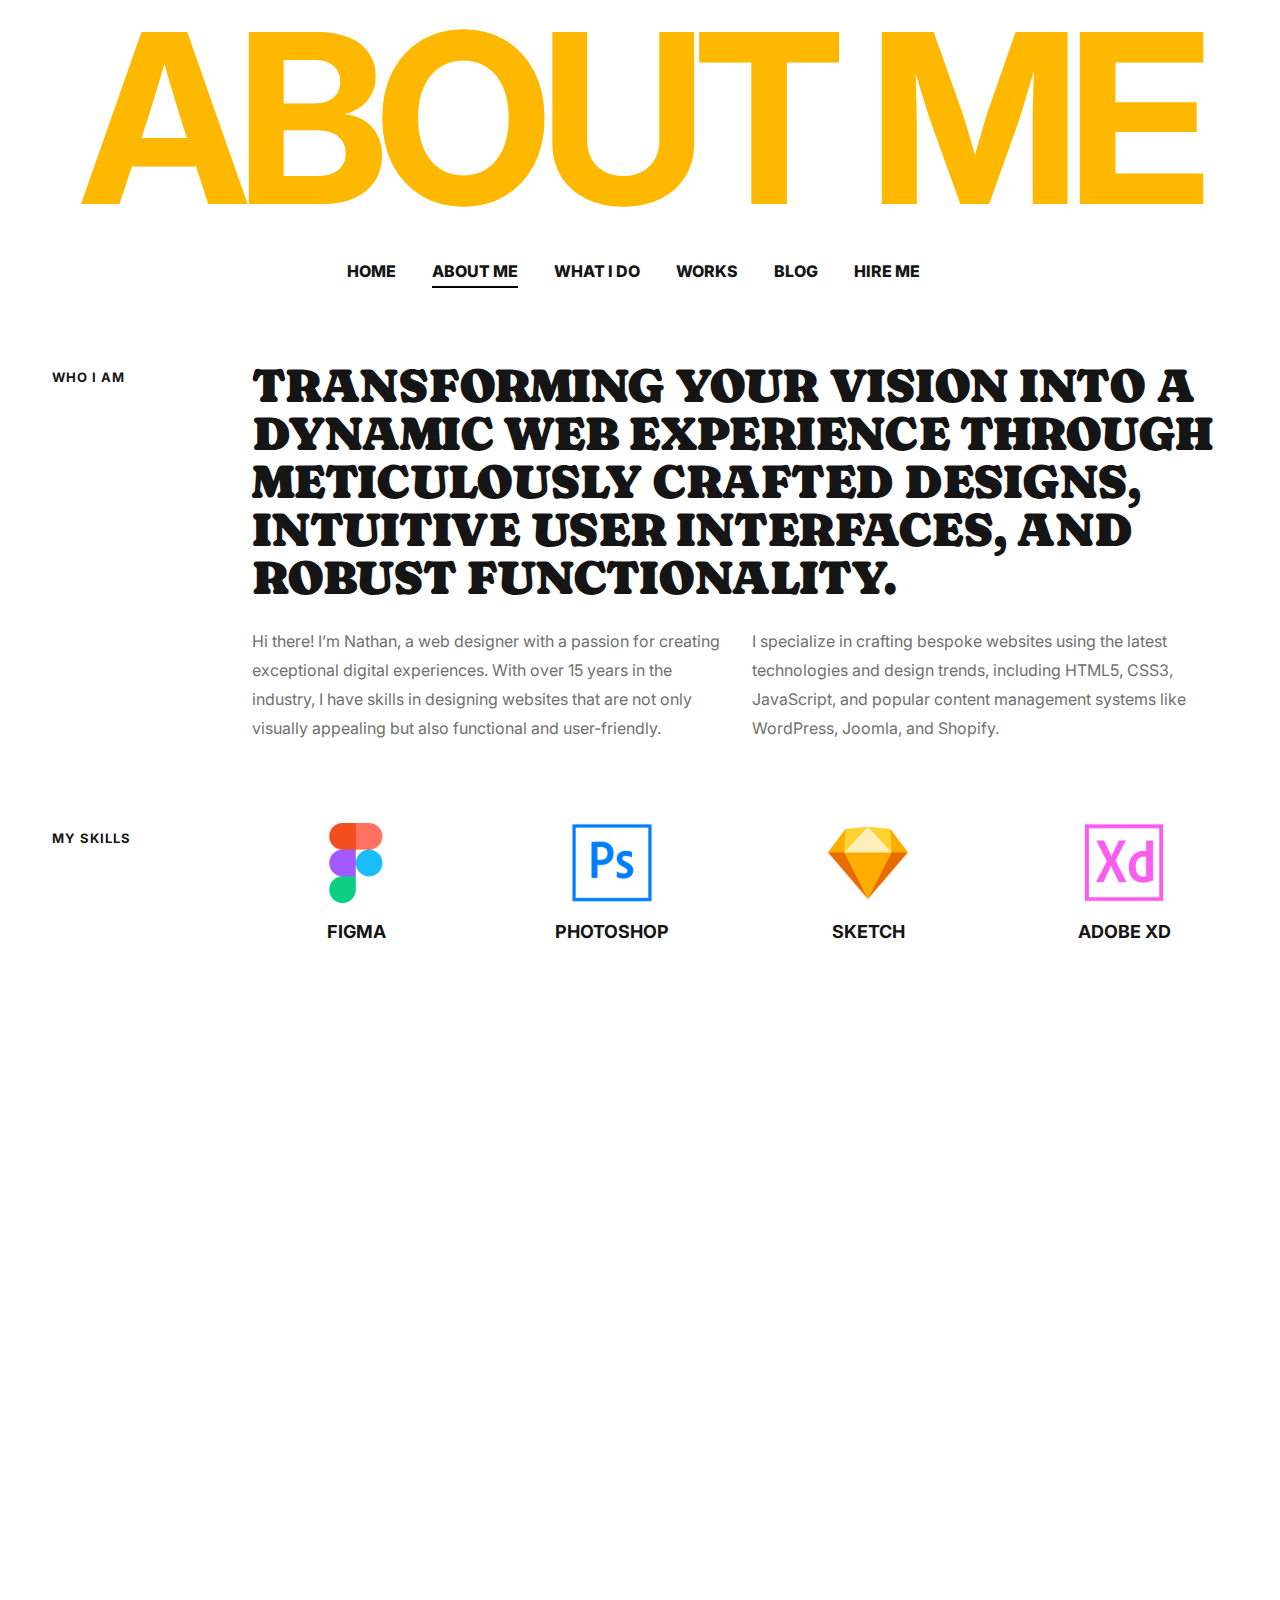
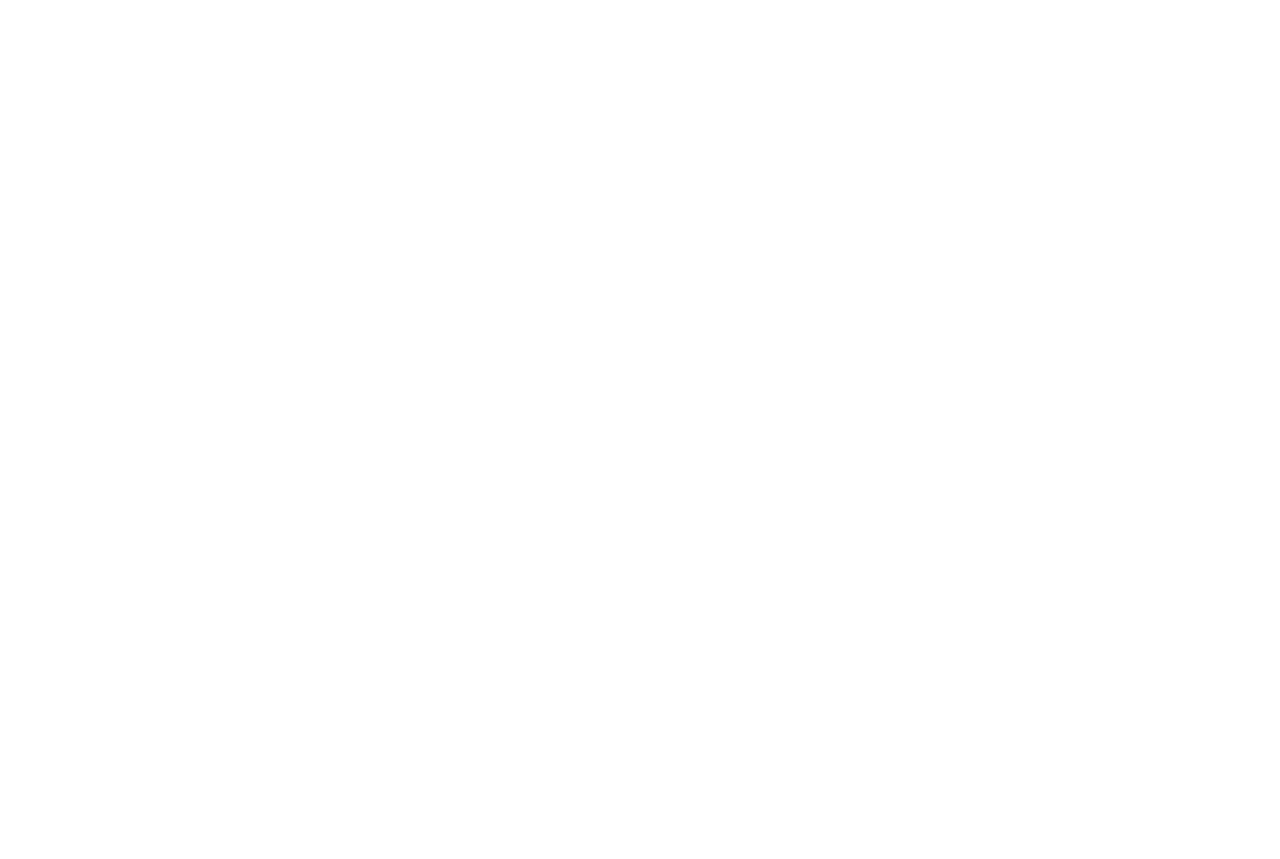
<file: 02_about.html>
<!DOCTYPE html>
<html lang="en">

<head>
    <title>Nathan — Personal Portfolio Website</title>
    <link rel="icon" href="images/icon.webp" type="image/gif" sizes="16x16">
    <meta content="text/html;charset=utf-8" http-equiv="Content-Type">
    <meta content="width=device-width, initial-scale=1.0" name="viewport" >
    <meta content="" name="description" >
    <meta content="" name="keywords" >
    <meta content="" name="author" >
    <!-- CSS Files
    ================================================== -->
    <link href="css/bootstrap.min.css" rel="stylesheet" type="text/css" id="bootstrap">
    <link href="css/plugins.css" rel="stylesheet" type="text/css" >
    <link href="css/style.css" rel="stylesheet" type="text/css" >
    <link href="css/coloring.css" rel="stylesheet" type="text/css" >
    <!-- color scheme -->
    <link id="colors" href="css/colors/scheme-02.css" rel="stylesheet" type="text/css" >

</head>

<body>
    <div id="wrapper">
        <div class="float-text show-on-scroll">
            <span><a href="#">Scroll to top</a></span>
        </div>
        <div class="scrollbar-v show-on-scroll"></div>
        
        <!-- page preloader begin -->
        <div id="de-loader"></div>
        <!-- page preloader close -->

        <!-- content begin -->
        <div class="no-bottom no-top" id="content">

            <div id="top"></div>

            <section class="no-top">

                <div class="text-fit-wrapper">
                    <h1 class="text-fit wow">About Me</h1>
                    <div class="d-menu-1 wow" data-wow-delay=".3s">
                        <ul>
                            <li><a href="02_index.html">Home</a></li>
                            <li class="active"><a href="02_about.html">About Me</a></li>
                            <li><a href="02_services.html">What I Do</a></li>
                            <li><a href="02_works.html">Works</a></li>
                            <li><a href="02_blog.html">Blog</a></li>
                            <li><a href="02_contact.html">Hire Me</a></li>
                        </ul>
                    </div>
                </div>
            </section>

            <section class="no-top">
                <div class="container">
                    <div class="row">
                        <div class="col-lg-2">
                            <div class="subtitle wow fadeInUp" data-wow-delay=".3s">Who I Am</div>
                        </div>
                        <div class="col-lg-10">                            
                            <h2 class="lh-1  wow fadeInUp" data-wow-delay=".4s">Transforming your vision into a dynamic web experience through meticulously crafted designs, intuitive user interfaces, and robust functionality.</h2>
                            <div class="row g-4 wow fadeInUp" data-wow-delay=".5s">
                                <div class="col-sm-6">
                                    <p>Hi there! I’m Nathan, a web designer with a passion for creating exceptional digital experiences. With over 15 years in the industry, I have skills in designing websites that are not only visually appealing but also functional and user-friendly.</p>
                                </div>

                                <div class="col-sm-6">
                                    <p>I specialize in crafting bespoke websites using the latest technologies and design trends, including HTML5, CSS3, JavaScript, and popular content management systems like WordPress, Joomla, and Shopify.</p>
                                </div>
                            </div>

                        </div>
                    </div>
                </div>
            </section>

            <section class="no-top">
                <div class="container">
                    <div class="row g-4">
                        <div class="col-lg-2">
                            <div class="subtitle wow fadeInUp" data-wow-delay=".3s">My Skills</div>
                        </div>
                        <div class="col-lg-10">                            
                            <div class="row g-4 gx-5">
                                <div class="col-sm-3 col-6 wow fadeInRight" data-wow-delay=".4s">
                                    <div class="text-center">
                                        <img src="images/logo/figma.webp" class="w-80px mb-3" alt="">
                                        <h4>Figma</h4>
                                    </div>
                                </div>

                                <div class="col-sm-3 col-6 wow fadeInRight" data-wow-delay=".5s">
                                    <div class="text-center">
                                        <img src="images/logo/photoshop.webp" class="w-80px mb-3" alt="">
                                        <h4>Photoshop</h4>
                                    </div>
                                </div>

                                <div class="col-sm-3 col-6 wow fadeInRight" data-wow-delay=".6s">
                                    <div class="text-center">
                                        <img src="images/logo/sketch.webp" class="w-80px mb-3" alt="">
                                        <h4>Sketch</h4>
                                    </div>
                                </div>

                                <div class="col-sm-3 col-6 wow fadeInRight" data-wow-delay=".7s">
                                    <div class="text-center">
                                        <img src="images/logo/xd.webp" class="w-80px mb-3" alt="">
                                        <h4>Adobe XD</h4>
                                    </div>
                                </div>
                            </div>
                        </div>
                    </div>
                </div>
            </section>

            <section class="no-top">
                <div class="container">
                    <div class="row g-4">
                        <div class="col-lg-2">
                            <div class="subtitle wow fadeInUp" data-wow-delay=".3s">Coding Skills</div>
                        </div>
                        <div class="col-lg-10">                            
                            <div class="row g-4 gx-5">
                                <div class="col-md-6 wow fadeInRight" data-wow-delay=".4s">
                                    <div class="d-skills-bar">
                                      <div class="d-bar">
                                        <div class="d-skill" data-value="80%">
                                            <div class="d-info">
                                              <span>HTML</span>
                                            </div>
                                            <div class="d-progress-line"><span class="d-fill-line"></span></div>
                                        </div>

                                        <div class="d-skill" data-value="70%">
                                            <div class="d-info">
                                              <span>CSS</span>
                                            </div>
                                            <div class="d-progress-line"><span class="d-fill-line"></span></div>
                                        </div>

                                        <div class="d-skill" data-value="82%">
                                            <div class="d-info">
                                              <span>BOOTSTRAP</span>
                                            </div>
                                            <div class="d-progress-line"><span class="d-fill-line"></span></div>
                                        </div>

                                    </div>
                                </div>
                            </div>

                            <div class="col-md-6 wow fadeInRight" data-wow-delay=".5s">
                                <div class="d-skills-bar">
                                    <div class="d-bar">
                                        <div class="d-skill" data-value="62%">
                                            <div class="d-info">
                                              <span>JAVASCRIPT</span>
                                            </div>
                                            <div class="d-progress-line"><span class="d-fill-line"></span></div>
                                        </div>

                                        <div class="d-skill" data-value="90%">
                                            <div class="d-info">
                                              <span>PHP</span>
                                            </div>
                                            <div class="d-progress-line"><span class="d-fill-line"></span></div>
                                        </div>

                                        <div class="d-skill" data-value="85%">
                                            <div class="d-info">
                                              <span>REACT</span>
                                            </div>
                                            <div class="d-progress-line"><span class="d-fill-line"></span></div>
                                        </div>
                                    </div>
                                </div>
                            </div>

                        </div>
                    </div>
                </div>
            </section>

            <section class="no-top">
                <div class="container">
                    <div class="row g-4">
                        <div class="col-lg-2">
                            <div class="subtitle wow fadeInUp" data-wow-delay=".3s">Experiences</div>
                        </div>
                        <div class="col-lg-10">                            
                            <div class="row g-4">
                                <div class="col-md-4 wow fadeInRight" data-wow-delay=".4s">
                                    <h6>2022 – Present</h6>
                                    <h3>Lead Website Designer</h3>
                                    <p>Tech Solutions Inc</p>
                                </div>

                                <div class="col-md-4 wow fadeInRight" data-wow-delay=".5s">
                                    <h6>2018 - 2022</h6>
                                    <h3>Mid-Level Website Designer</h3>
                                    <p>Creativo Web Agency</p>
                                </div>

                                <div class="col-md-4 wow fadeInRight" data-wow-delay=".6s">
                                    <h6>2016 - 2018</h6>
                                    <h3>Junior Website Designer</h3>
                                    <p>Rocket Web Services</p>
                                </div>
                            </div>
                        </div>
                    </div>
                </div>
            </section>

            <section class="no-top">
                <div class="container">
                    <div class="row g-4">
                        <div class="col-lg-2">
                            <div class="subtitle wow fadeInUp" data-wow-delay=".3s">Education</div>
                        </div>
                        <div class="col-lg-10">                            
                            <div class="row g-4">
                                <div class="col-md-4 wow fadeInRight" data-wow-delay=".4s">
                                    <h6>2018</h6>
                                    <h3>Master in Design</h3>
                                    <p>New York University</p>
                                </div>

                                <div class="col-md-4 wow fadeInRight" data-wow-delay=".5s">
                                    <h6>2014</h6>
                                    <h3>Bachelor of Arts</h3>
                                    <p>University of London</p>
                                </div>

                                <div class="col-md-4 wow fadeInRight" data-wow-delay=".6s">
                                    <h6>2011</h6>
                                    <h3>Artist of College</h3>
                                    <p>University of Sydney</p>
                                </div>
                            </div>
                        </div>
                    </div>
                </div>
            </section>

            <section class="no-top">
                <div class="container">
                    <div class="row g-4">
                        <div class="col-lg-2">
                            <div class="subtitle wow fadeInUp" data-wow-delay=".3s">What They Says</div>
                        </div>
                        <div class="col-lg-10">                            
                            <div class="owl-3-cols-dots owl-carousel owl-theme wow fadeInUp" data-wow-delay=".4s">
                                <div class="item">
                                    <div class="de_testi s2">
                                        <blockquote>
                                            <div class="de_testi_by">
                                                <img class="circle" alt="" src="images/testimonial/1.webp"> <div>John Reynolds<span>CEO of Boutique Bliss</span></div>
                                            </div>
                                            <p>"Our e-commerce website needed a complete overhaul, and Nathan delivered beyond our expectations. The new design is visually stunning and incredibly user-friendly."
                                            </p>
                                        </blockquote>
                                    </div>
                                </div>
                                <div class="item">
                                    <div class="de_testi s2">
                                        <blockquote>
                                            <div class="de_testi_by">
                                                <img class="circle" alt="" src="images/testimonial/2.webp"> <div>David Kim<span>Freelance Photographer</span></div>
                                            </div>
                                            <p>"Nathan helped me design a personal portfolio website that truly highlights my work as a photographer. The site is clean, modern, and visually appealing – exactly what I wanted."</p>
                                        </blockquote>
                                    </div>
                                </div>
                                <div class="item">
                                    <div class="de_testi s2">
                                        <blockquote>
                                            <div class="de_testi_by">
                                                <img class="circle" alt="" src="images/testimonial/3.webp"> <div>Dr. Robert Harris<span>Founder of Harris Clinic</span></div>
                                            </div>
                                            <p>"The new site is not only visually appealing but also highly functional, with easy navigation for our patients. The online appointment booking system has been a game-changer."</p>
                                        </blockquote>
                                    </div>
                                </div>
                                <div class="item">
                                    <div class="de_testi s2">
                                        <blockquote>
                                            <div class="de_testi_by">
                                                <img class="circle" alt="" src="images/testimonial/4.webp"> <div>Marius Lopez<span>Owner of Lezzato Cafe</span></div>
                                            </div>
                                            <p>"Nathan was very responsive to our needs. We’ve received numerous compliments on the new design. Thank you for helping us take our online presence to the next level!"</p>
                                        </blockquote>
                                    </div>
                                </div>
                                <div class="item">
                                    <div class="de_testi s2">
                                        <blockquote>
                                            <div class="de_testi_by">
                                                <img class="circle" alt="" src="images/testimonial/5.webp"> <div>Martin Smith<span>Dream Homes Realty</span></div>
                                            </div>
                                            <p>"The new site is intuitive and visually appealing, making it easy for clients to find and explore properties. The virtual tour features have significantly enhanced our user experience."</p>
                                        </blockquote>
                                    </div>
                                </div>
                                <div class="item">
                                    <div class="de_testi s2">
                                        <blockquote>
                                            <div class="de_testi_by">
                                                <img class="circle" alt="" src="images/testimonial/6.webp"> <div>Jake Peterson<span>Personal Trainer</span></div>
                                            </div>
                                            <p>"Nathan created an amazing site that highlights my services, client testimonials, and success stories. The booking system is user-friendly, and the design is clean and professional."</p>
                                        </blockquote>
                                    </div>
                                </div>
                            </div>
                        </div>
                    </div>
                </div>
            </section>

            <section class="no-top">
                <div class="container">
                    <div class="row g-4">
                        <div class="col-md-3 col-sm-6 mb-sm-30">
                            <div class="de_count text-center fs-15 wow fadeInRight" data-wow-delay=".0s">
                                <h3 class="fs-48 mb-1"><span class="timer" data-to="8240" data-speed="3000">0</span></h3>
                                <div class="fs-15">Hours of Works</div>
                            </div>
                        </div>
                        <div class="col-md-3 col-sm-6 mb-sm-30">
                            <div class="de_count text-center fs-15 wow fadeInRight" data-wow-delay=".2s">
                                <h3 class="fs-48 mb-1"><span class="timer" data-to="315" data-speed="3000">0</span></h3>
                                <div class="fs-15">Projects Done</div>
                            </div>
                        </div>
                        <div class="col-md-3 col-sm-6 mb-sm-30">
                            <div class="de_count text-center fs-15 wow fadeInRight" data-wow-delay=".4s">
                                <h3 class="fs-48 mb-1"><span class="timer" data-to="250" data-speed="3000">0</span></h3>
                                <div class="fs-15">Satisfied Customers</div>
                            </div>
                        </div>
                        <div class="col-md-3 col-sm-6 mb-sm-30">
                            <div class="de_count text-center fs-15 wow fadeInRight" data-wow-delay=".6s">
                                <h3 class="fs-48 mb-1"><span class="timer" data-to="32" data-speed="3000">0</span></h3>
                                <div class="fs-15">Awards Winning</div>
                            </div>
                        </div>
                    </div>
                </div>
            </section>

        </div>
        <!-- content close -->
        
        <!-- footer begin -->
        <footer>
            <div class="container-fluid">
                <div class="px-2">
                    <div class="row g-4 align-items-center">
                        <div class="col-lg-6">
                            <div class="d-menu-1 wow" data-wow-delay=".3s">
                                <ul>
                                    <li><a href="#">Facebook</a></li>
                                    <li><a href="#">Twitter</a></li>
                                    <li><a href="#">Instagram</a></li>
                                </ul>

                                <p class="no-bottom">All Right Reserved<br>Template By Designesia</p>

                            </div>
                        </div>

                        <div class="col-lg-6 text-lg-end">
                            <a href="02_contact.html">
                                <h2 class="fs-84 fw-800 pe-3 shuffle wow fadeInLeft" data-wow-delay=".3s">Let's Talk</h2>
                            </a>
                        </div>
                    </div>
                </div>
            </div>
        </footer>
        <!-- footer close -->
    </div>


    <!-- Javascript Files
    ================================================== -->
    <script src="js/plugins.js"></script>
    <script src="js/designesia.js"></script>

</body>
</html>
</file>
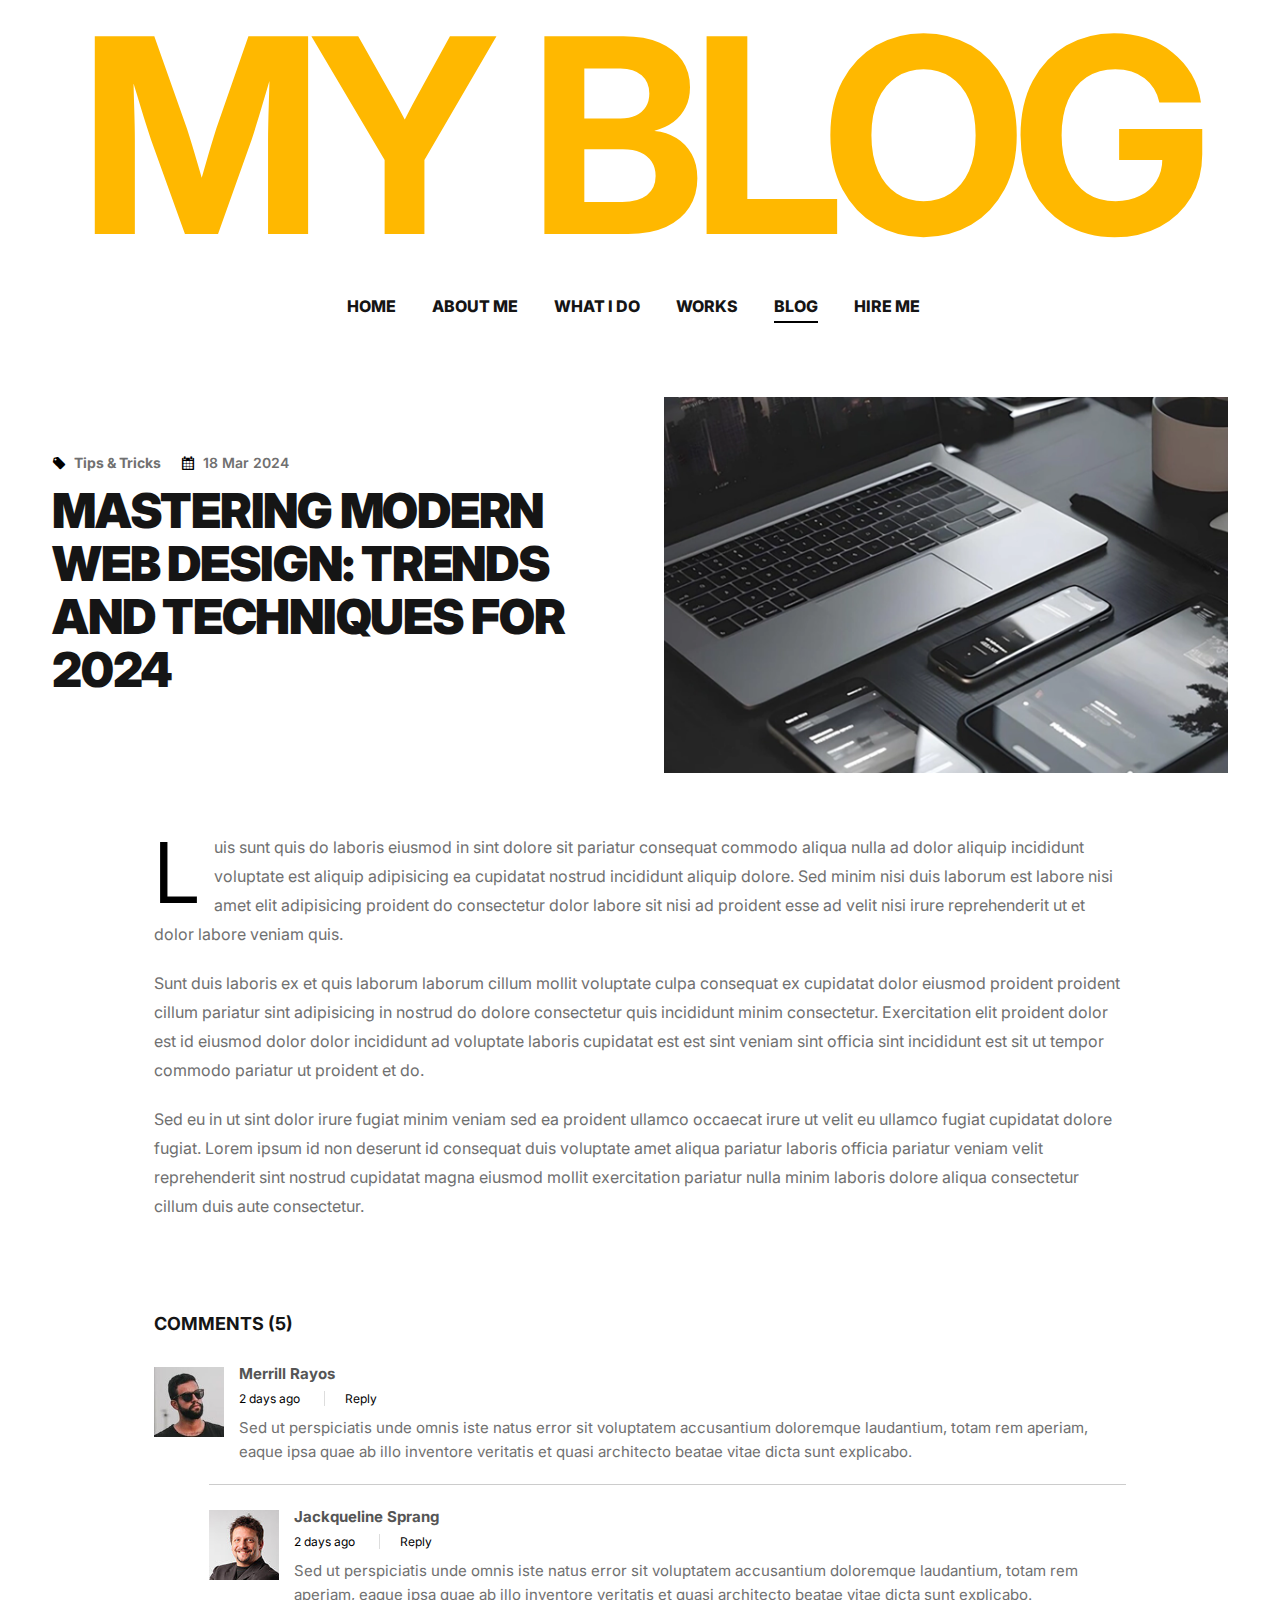
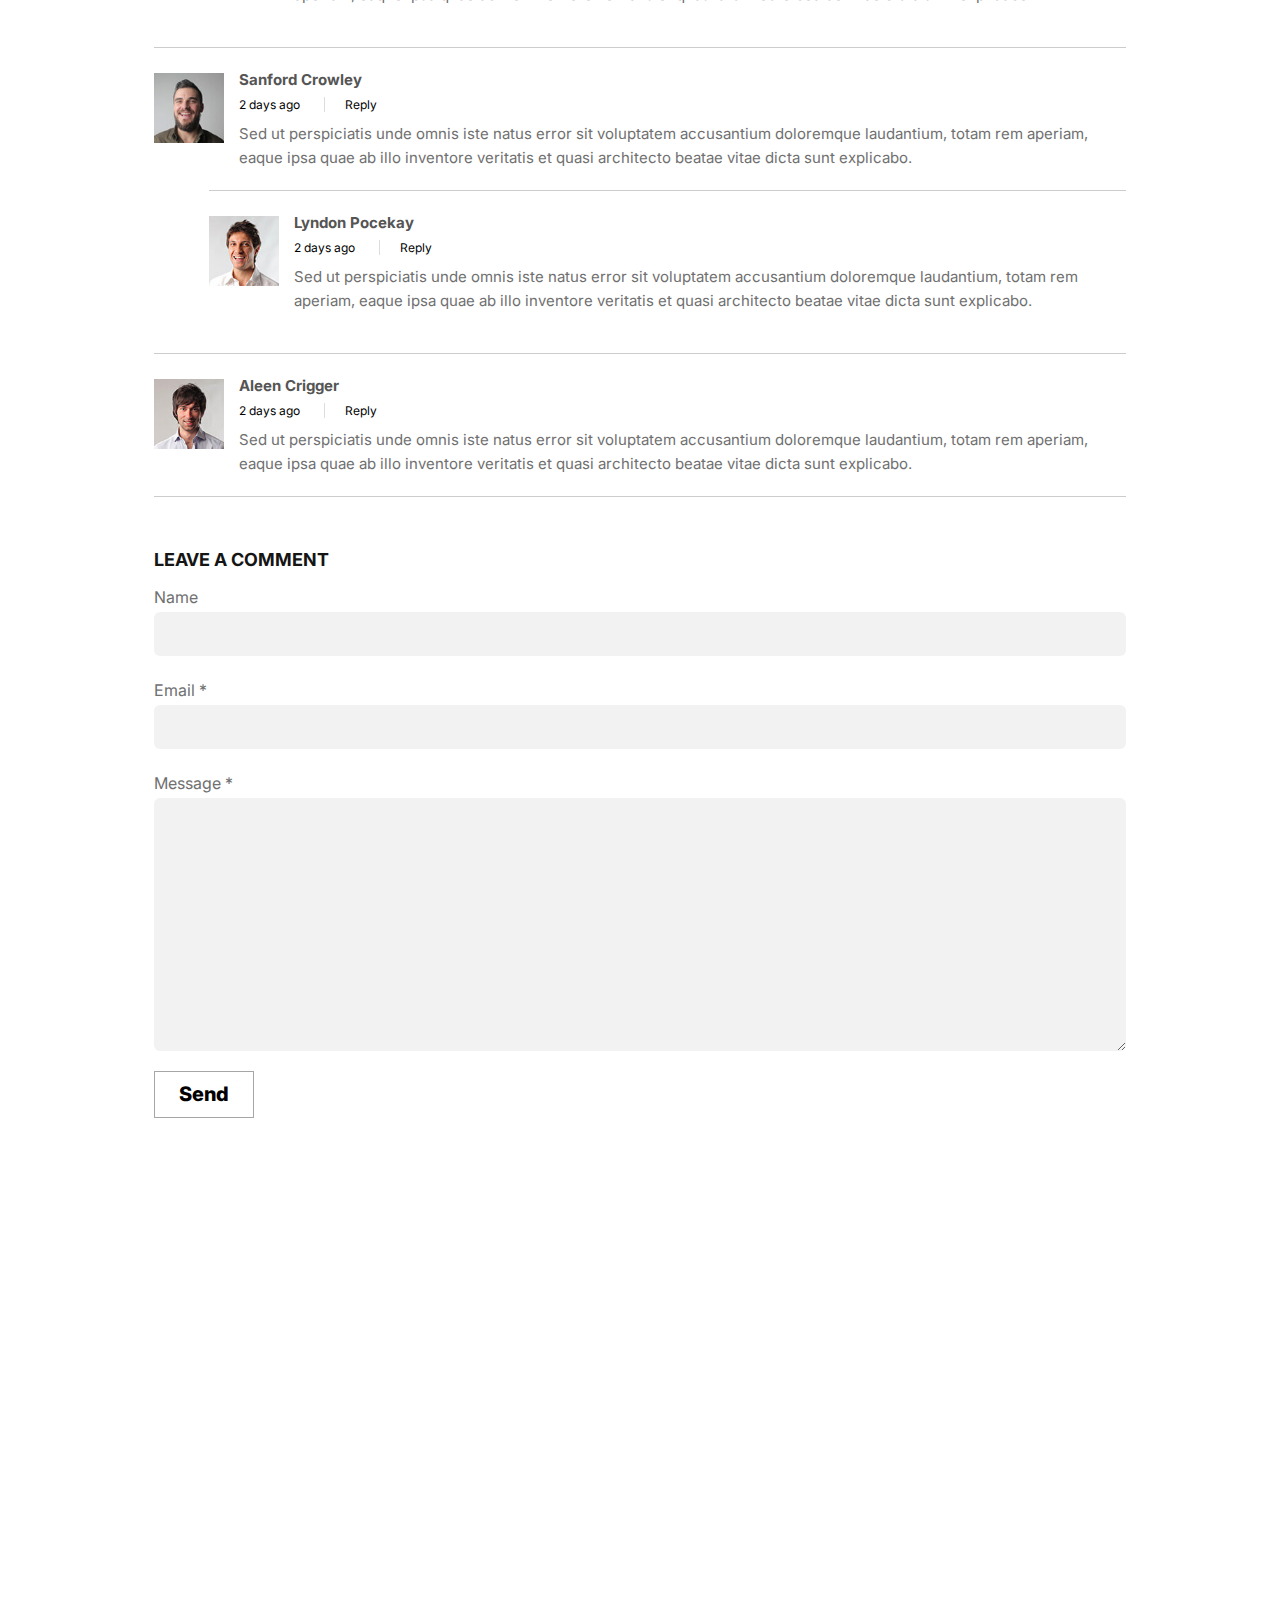
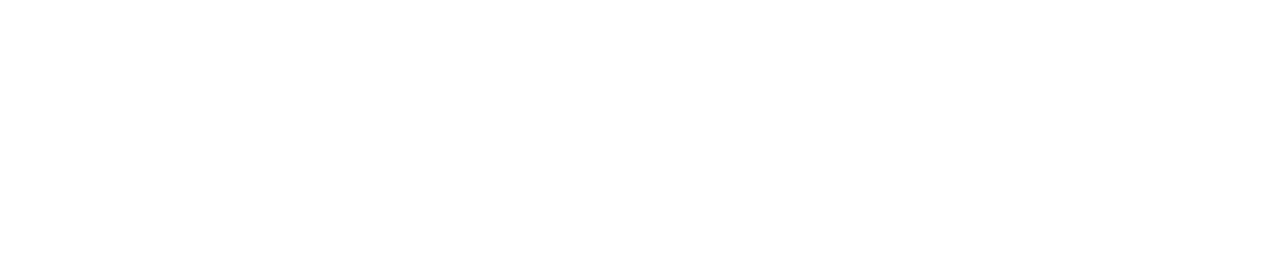
<file: 02_blog-single.html>
<!DOCTYPE html>
<html lang="en">

<head>
    <title>Nathan — Personal Portfolio Website</title>
    <link rel="icon" href="images/icon.webp" type="image/gif" sizes="16x16">
    <meta content="text/html;charset=utf-8" http-equiv="Content-Type">
    <meta content="width=device-width, initial-scale=1.0" name="viewport" >
    <meta content="" name="description" >
    <meta content="" name="keywords" >
    <meta content="" name="author" >
    <!-- CSS Files
    ================================================== -->
    <link href="css/bootstrap.min.css" rel="stylesheet" type="text/css" id="bootstrap">
    <link href="css/plugins.css" rel="stylesheet" type="text/css" >
    <link href="css/style.css" rel="stylesheet" type="text/css" >
    <link href="css/coloring.css" rel="stylesheet" type="text/css" >
    <!-- color scheme -->
    <link id="colors" href="css/colors/scheme-02.css" rel="stylesheet" type="text/css" >

</head>

<body>
    <div id="wrapper">
        <div class="float-text show-on-scroll">
            <span><a href="#">Scroll to top</a></span>
        </div>
        <div class="scrollbar-v show-on-scroll"></div>
        
        <!-- page preloader begin -->
        <div id="de-loader"></div>
        <!-- page preloader close -->

        <!-- content begin -->
        <div class="no-bottom no-top" id="content">

            <div id="top"></div>

            <section class="no-top">

                <div class="text-fit-wrapper">
                    <h1 class="text-fit wow">My Blog</h1>
                    <div class="d-menu-1 wow" data-wow-delay=".3s">
                        <ul>
                            <li><a href="02_index.html">Home</a></li>
                            <li><a href="02_about.html">About Me</a></li>
                            <li><a href="02_services.html">What I Do</a></li>
                            <li><a href="02_works.html">Works</a></li>
                            <li class="active"><a href="02_blog.html">Blog</a></li>
                            <li><a href="02_contact.html">Hire Me</a></li>
                        </ul>
                    </div>
                </div>
            </section>

            <section class="no-top">
                <div class="container">
                    <div class="row g-4 gx-5 align-items-center">
                    <div class="col-lg-6">
                        <div class="mb-2">
                            <div class="d-inline fs-14 fw-bold me-3"><i class="icofont-tag id-color me-2"></i>Tips &amp; Tricks</div>
                            <div class="d-inline fs-14 fw-600"><i class="icofont-ui-calendar id-color me-2"></i>18 Mar 2024</div>
                        </div>
                        <h2>Mastering Modern Web Design: Trends and Techniques for 2024</h2>
                    </div>

                    <div class="col-lg-6">
                        <img src="images/blog/single-1.webp" class="img-fluid" alt="">
                    </div>
                </div>
                </div>
            </section>

            <section class="no-top">
                <div class="container">
                    <div class="row g-4 gx-5">
                        <div class="col-lg-10 offset-lg-1">
                            <div class="blog-read">

                                <div class="post-text">
                                    <p><span class="dropcap">L</span>uis sunt quis do laboris eiusmod in sint dolore sit pariatur consequat commodo aliqua nulla ad dolor aliquip incididunt voluptate est aliquip adipisicing ea cupidatat nostrud incididunt aliquip dolore. Sed minim nisi duis laborum est labore nisi amet elit adipisicing proident do consectetur dolor labore sit nisi ad proident esse ad velit nisi irure reprehenderit ut et dolor labore veniam quis.</p>

                                    <p>Sunt duis laboris ex et quis laborum laborum cillum mollit voluptate culpa consequat ex cupidatat dolor eiusmod proident proident cillum pariatur sint adipisicing in nostrud do dolore consectetur quis incididunt minim consectetur. Exercitation elit proident dolor est id eiusmod dolor dolor incididunt ad voluptate laboris cupidatat est est sint veniam sint officia sint incididunt est sit ut tempor commodo pariatur ut proident et do.</p>

                                    <p>Sed eu in ut sint dolor irure fugiat minim veniam sed ea proident ullamco occaecat irure ut velit eu ullamco fugiat cupidatat dolore fugiat. Lorem ipsum id non deserunt id consequat duis voluptate amet aliqua pariatur laboris officia pariatur veniam velit reprehenderit sint nostrud cupidatat magna eiusmod mollit exercitation pariatur nulla minim laboris dolore aliqua consectetur cillum duis aute consectetur.</p>

                                </div>

                            </div>

                            <div class="spacer-single"></div>

                            <div id="blog-comment">
                                <h4>Comments (5)</h4>

                                <div class="spacer-half"></div>

                                <ol>
                                    <li>
                                        <div class="avatar">
                                            <img src="images/testimonial/1.webp" alt="" ></div>
                                        <div class="comment-info">
                                            <span class="c_name">Merrill Rayos</span>
                                            <span class="c_date id-color">2 days ago</span>
                                            <span class="c_reply"><a href="#">Reply</a></span>
                                            <div class="clearfix"></div>
                                        </div>

                                        <div class="comment">Sed ut perspiciatis unde omnis iste natus error sit voluptatem accusantium doloremque laudantium, totam rem aperiam, eaque ipsa quae ab illo inventore veritatis et quasi architecto beatae vitae dicta sunt explicabo.</div>
                                        <ol>
                                            <li>
                                                <div class="avatar">
                                                    <img src="images/testimonial/2.webp" alt="" ></div>
                                                <div class="comment-info">
                                                    <span class="c_name">Jackqueline Sprang</span>
                                                    <span class="c_date id-color">2 days ago</span>
                                                    <span class="c_reply"><a href="#">Reply</a></span>
                                                    <div class="clearfix"></div>
                                                </div>
                                                <div class="comment">Sed ut perspiciatis unde omnis iste natus error sit voluptatem accusantium doloremque laudantium, totam rem aperiam, eaque ipsa quae ab illo inventore veritatis et quasi architecto beatae vitae dicta sunt
                                                    explicabo.</div>
                                            </li>
                                        </ol>
                                    </li>

                                    <li>
                                        <div class="avatar">
                                            <img src="images/testimonial/3.webp" alt="" ></div>
                                        <div class="comment-info">
                                            <span class="c_name">Sanford Crowley</span>
                                            <span class="c_date id-color">2 days ago</span>
                                            <span class="c_reply"><a href="#">Reply</a></span>
                                            <div class="clearfix"></div>
                                        </div>
                                        <div class="comment">Sed ut perspiciatis unde omnis iste natus error sit voluptatem accusantium doloremque laudantium, totam rem aperiam, eaque ipsa quae ab illo inventore veritatis et quasi architecto beatae vitae dicta sunt explicabo.</div>
                                        <ol>
                                            <li>
                                                <div class="avatar">
                                                    <img src="images/testimonial/4.webp" alt="" ></div>
                                                <div class="comment-info">
                                                    <span class="c_name">Lyndon Pocekay</span>
                                                    <span class="c_date id-color">2 days ago</span>
                                                    <span class="c_reply"><a href="#">Reply</a></span>
                                                    <div class="clearfix"></div>
                                                </div>
                                                <div class="comment">Sed ut perspiciatis unde omnis iste natus error sit voluptatem accusantium doloremque laudantium, totam rem aperiam, eaque ipsa quae ab illo inventore veritatis et quasi architecto beatae vitae dicta sunt
                                                    explicabo.</div>
                                            </li>
                                        </ol>
                                    </li>

                                    <li>
                                        <div class="avatar">
                                            <img src="images/testimonial/5.webp" alt="" ></div>
                                        <div class="comment-info">
                                            <span class="c_name">Aleen Crigger</span>
                                            <span class="c_date id-color">2 days ago</span>
                                            <span class="c_reply"><a href="#">Reply</a></span>

                                            <div class="clearfix"></div>
                                        </div>
                                        <div class="comment">Sed ut perspiciatis unde omnis iste natus error sit voluptatem accusantium doloremque laudantium, totam rem aperiam, eaque ipsa quae ab illo inventore veritatis et quasi architecto beatae vitae dicta sunt explicabo.</div>
                                    </li>
                                </ol>

                                <div class="spacer-single"></div>

                                <div id="comment-form-wrapper">
                                    <h4>Leave a Comment</h4>
                                    <div class="comment_form_holder">
                                        <form id="contact_form" name="form1" method="post" action="#">

                                            <label>Name</label>
                                            <input type="text" name="name" id="name" class="form-control no-border" >

                                            <label>Email <span class="req">*</span></label>
                                            <input type="text" name="email" id="email" class="form-control no-border" >
                                            <div id="error_email" class="error">Please check your email</div>

                                            <label>Message <span class="req">*</span></label>
                                            <textarea cols="10" rows="10" name="message" id="message" class="form-control no-border"></textarea>
                                            <div id="error_message" class="error">Please check your message</div>
                                            <div id="mail_success" class="success">Thank you. Your message has been sent.</div>
                                            <div id="mail_failed" class="error">Error, email not sent</div>

                                            <p id="btnsubmit">
                                                <input type="submit" id="send" value="Send" class="btn-line w-100px" ></p>
                                        </form>
                                    </div>
                                </div>
                            </div>
                        </div>
                    </div>
                </div>
            </section>

            <section class="no-top">
                <div class="container">
                    <div class="row">
                        <div class="col-lg-2">
                            <div class="subtitle wow fadeInUp" data-wow-delay=".3s">Related Post</div>
                        </div>
                        <div class="col-lg-10 wow fadeInUp" data-wow-delay=".4s">                            
                            <div class="row g-4">

                                <div class="col-lg-6">
                                    <div class="relative">
                                        <div class="row g-4 align-items-center">
                                            <div class="col-sm-3">
                                                <div class="post-image">
                                                    <img alt="" src="images/blog/1.webp" class="lazy">
                                                </div>
                                            </div>

                                            <div class="col-sm-9">
                                                <div class="mb-2">
                                                    <div class="d-inline fs-14 fw-bold me-3"><i class="icofont-tag id-color me-2"></i>Tips &amp; Tricks</div>
                                                    <div class="d-inline fs-14 fw-600"><i class="icofont-ui-calendar id-color me-2"></i>18 Mar 2024</div>
                                                </div>
                                                <h4><a href="02_blog-single.html">Mastering Modern Web Design: Trends and Techniques for 2024</a></h4>
                                            </div>
                                        </div>
                                    </div>
                                </div>

                                <div class="col-lg-6">
                                    <div class="relative">
                                        <div class="row g-4 align-items-center">
                                            <div class="col-sm-3">
                                                <div class="post-image">
                                                    <img alt="" src="images/blog/2.webp" class="lazy">
                                                </div>
                                            </div>

                                            <div class="col-sm-9">
                                                <div class="mb-2">
                                                    <div class="d-inline fs-14 fw-bold me-3"><i class="icofont-tag id-color me-2"></i>Tips &amp; Tricks</div>
                                                    <div class="d-inline fs-14 fw-600"><i class="icofont-ui-calendar id-color me-2"></i>18 Mar 2024</div>
                                                </div>
                                                <h4><a href="02_blog-single.html">The Art of User Experience: Designing Websites That Delight</a></h4>
                                            </div>
                                        </div>
                                    </div>
                                </div>

                                <div class="col-lg-6">
                                    <div class="relative">
                                        <div class="row g-4 align-items-center">
                                            <div class="col-sm-3">
                                                <div class="post-image">
                                                    <img alt="" src="images/blog/3.webp" class="lazy">
                                                </div>
                                            </div>

                                            <div class="col-sm-9">
                                                <div class="mb-2">
                                                    <div class="d-inline fs-14 fw-bold me-3"><i class="icofont-tag id-color me-2"></i>Tips &amp; Tricks</div>
                                                    <div class="d-inline fs-14 fw-600"><i class="icofont-ui-calendar id-color me-2"></i>18 Mar 2024</div>
                                                </div>
                                                <h4><a href="02_blog-single.html">Responsive Design Best Practices: Making Your Website Mobile-Friendly</a></h4>
                                            </div>
                                        </div>
                                    </div>
                                </div>

                                <div class="col-lg-6">
                                    <div class="relative">
                                        <div class="row g-4 align-items-center">
                                            <div class="col-sm-3">
                                                <div class="post-image">
                                                    <img alt="" src="images/blog/4.webp" class="lazy">
                                                </div>
                                            </div>

                                            <div class="col-sm-9">
                                                <div class="mb-2">
                                                    <div class="d-inline fs-14 fw-bold me-3"><i class="icofont-tag id-color me-2"></i>Tips &amp; Tricks</div>
                                                    <div class="d-inline fs-14 fw-600"><i class="icofont-ui-calendar id-color me-2"></i>18 Mar 2024</div>
                                                </div>
                                                <h4><a href="02_blog-single.html">Typography in Web Design: Choosing Fonts That Make an Impact</a></h4>
                                            </div>
                                        </div>
                                    </div>
                                </div>

                                <div class="col-lg-6">
                                    <div class="relative">
                                        <div class="row g-4 align-items-center">
                                            <div class="col-sm-3">
                                                <div class="post-image">
                                                    <img alt="" src="images/blog/5.webp" class="lazy">
                                                </div>
                                            </div>

                                            <div class="col-sm-9">
                                                <div class="mb-2">
                                                    <div class="d-inline fs-14 fw-bold me-3"><i class="icofont-tag id-color me-2"></i>Tips &amp; Tricks</div>
                                                    <div class="d-inline fs-14 fw-600"><i class="icofont-ui-calendar id-color me-2"></i>18 Mar 2024</div>
                                                </div>
                                                <h4><a href="02_blog-single.html">Web Design Mistakes to Avoid: Common Pitfalls and How to Fix Them</a></h4>
                                            </div>
                                        </div>
                                    </div>
                                </div>

                                <div class="col-lg-6">
                                    <div class="relative">
                                        <div class="row g-4 align-items-center">
                                            <div class="col-sm-3">
                                                <div class="post-image">
                                                    <img alt="" src="images/blog/6.webp" class="lazy">
                                                </div>
                                            </div>

                                            <div class="col-sm-9">
                                                <div class="mb-2">
                                                    <div class="d-inline fs-14 fw-bold me-3"><i class="icofont-tag id-color me-2"></i>Tips &amp; Tricks</div>
                                                    <div class="d-inline fs-14 fw-600"><i class="icofont-ui-calendar id-color me-2"></i>18 Mar 2024</div>
                                                </div>
                                                <h4><a href="02_blog-single.html">Creating Accessible Websites: Why Inclusive Design Matters</a></h4>
                                            </div>
                                        </div>
                                    </div>
                                </div>
                                
                            </div> 
                        </div>
                    </div>
                </div>
            </section>

        </div>
        <!-- content close -->
        
        <!-- footer begin -->
        <footer>
            <div class="container-fluid">
                <div class="px-2">
                    <div class="row g-4 align-items-center">
                        <div class="col-lg-6">
                            <div class="d-menu-1 wow" data-wow-delay=".3s">
                                <ul>
                                    <li><a href="#">Facebook</a></li>
                                    <li><a href="#">Twitter</a></li>
                                    <li><a href="#">Instagram</a></li>
                                </ul>

                                <p class="no-bottom">All Right Reserved<br>Template By Designesia</p>

                            </div>
                        </div>

                        <div class="col-lg-6 text-lg-end">
                            <a href="02_contact.html">
                                <h2 class="fs-84 fw-800 pe-3 shuffle wow fadeInLeft" data-wow-delay=".3s">Let's Talk</h2>
                            </a>
                        </div>
                    </div>
                </div>
            </div>
        </footer>
        <!-- footer close -->
    </div>


    <!-- Javascript Files
    ================================================== -->
    <script src="js/plugins.js"></script>
    <script src="js/designesia.js"></script>

</body>
</html>
</file>
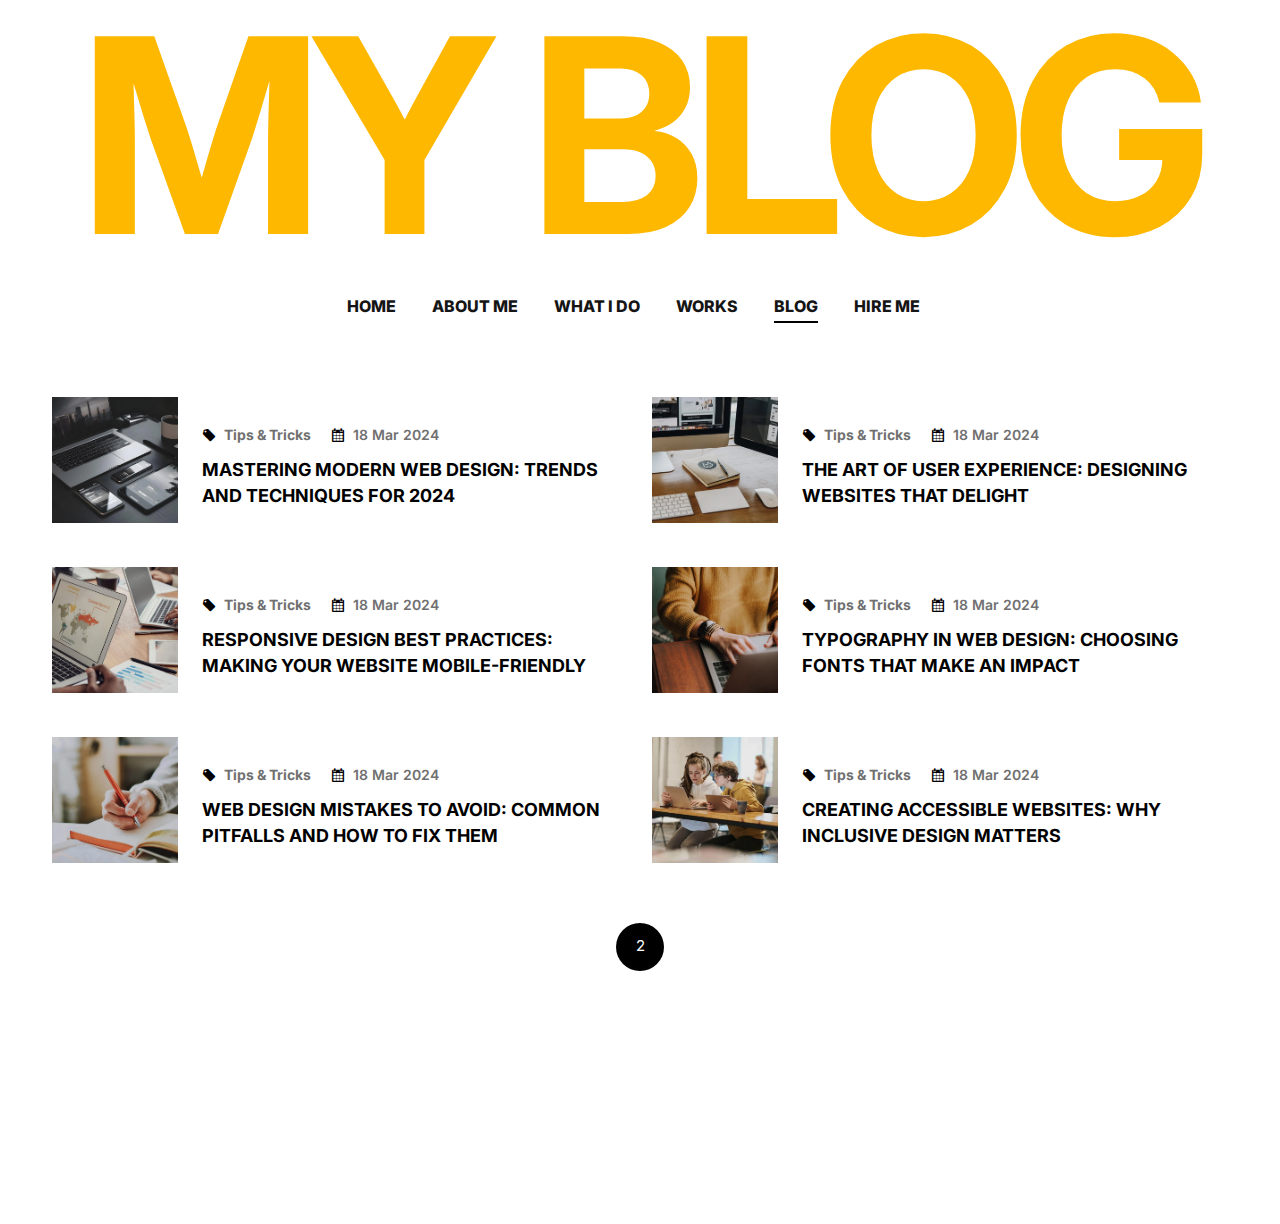
<file: 02_blog.html>
<!DOCTYPE html>
<html lang="en">

<head>
    <title>Nathan — Personal Portfolio Website</title>
    <link rel="icon" href="images/icon.webp" type="image/gif" sizes="16x16">
    <meta content="text/html;charset=utf-8" http-equiv="Content-Type">
    <meta content="width=device-width, initial-scale=1.0" name="viewport" >
    <meta content="" name="description" >
    <meta content="" name="keywords" >
    <meta content="" name="author" >
    <!-- CSS Files
    ================================================== -->
    <link href="css/bootstrap.min.css" rel="stylesheet" type="text/css" id="bootstrap">
    <link href="css/plugins.css" rel="stylesheet" type="text/css" >
    <link href="css/style.css" rel="stylesheet" type="text/css" >
    <link href="css/coloring.css" rel="stylesheet" type="text/css" >
    <!-- color scheme -->
    <link id="colors" href="css/colors/scheme-02.css" rel="stylesheet" type="text/css" >

</head>

<body>
    <div id="wrapper">
        <div class="float-text show-on-scroll">
            <span><a href="#">Scroll to top</a></span>
        </div>
        <div class="scrollbar-v show-on-scroll"></div>
        
        <!-- page preloader begin -->
        <div id="de-loader"></div>
        <!-- page preloader close -->

        <!-- content begin -->
        <div class="no-bottom no-top" id="content">

            <div id="top"></div>

            <section class="no-top">

                <div class="text-fit-wrapper">
                    <h1 class="text-fit wow">My Blog</h1>
                    <div class="d-menu-1 wow" data-wow-delay=".3s">
                        <ul>
                            <li><a href="02_index.html">Home</a></li>
                            <li><a href="02_about.html">About Me</a></li>
                            <li><a href="02_services.html">What I Do</a></li>
                            <li><a href="02_works.html">Works</a></li>
                            <li class="active"><a href="02_blog.html">Blog</a></li>
                            <li><a href="02_contact.html">Hire Me</a></li>
                        </ul>
                    </div>
                </div>
            </section>

            <section class="no-top">
                <div class="container">
                    <div class="row g-5">
                        <div class="col-lg-12 wow fadeInUp" data-wow-delay=".3s">                            
                            <div class="row g-4">

                                <div class="col-lg-6">
                                    <div class="relative">
                                        <div class="row g-4 align-items-center">
                                            <div class="col-sm-3">
                                                <div class="post-image">
                                                    <img alt="" src="images/blog/1.webp" class="lazy">
                                                </div>
                                            </div>

                                            <div class="col-sm-9">
                                                <div class="mb-2">
                                                    <div class="d-inline fs-14 fw-bold me-3"><i class="icofont-tag id-color me-2"></i>Tips &amp; Tricks</div>
                                                    <div class="d-inline fs-14 fw-600"><i class="icofont-ui-calendar id-color me-2"></i>18 Mar 2024</div>
                                                </div>
                                                <h4><a href="02_blog-single.html">Mastering Modern Web Design: Trends and Techniques for 2024</a></h4>
                                            </div>
                                        </div>
                                    </div>
                                </div>

                                <div class="col-lg-6">
                                    <div class="relative">
                                        <div class="row g-4 align-items-center">
                                            <div class="col-sm-3">
                                                <div class="post-image">
                                                    <img alt="" src="images/blog/2.webp" class="lazy">
                                                </div>
                                            </div>

                                            <div class="col-sm-9">
                                                <div class="mb-2">
                                                    <div class="d-inline fs-14 fw-bold me-3"><i class="icofont-tag id-color me-2"></i>Tips &amp; Tricks</div>
                                                    <div class="d-inline fs-14 fw-600"><i class="icofont-ui-calendar id-color me-2"></i>18 Mar 2024</div>
                                                </div>
                                                <h4><a href="02_blog-single.html">The Art of User Experience: Designing Websites That Delight</a></h4>
                                            </div>
                                        </div>
                                    </div>
                                </div>

                                <div class="col-lg-6">
                                    <div class="relative">
                                        <div class="row g-4 align-items-center">
                                            <div class="col-sm-3">
                                                <div class="post-image">
                                                    <img alt="" src="images/blog/3.webp" class="lazy">
                                                </div>
                                            </div>

                                            <div class="col-sm-9">
                                                <div class="mb-2">
                                                    <div class="d-inline fs-14 fw-bold me-3"><i class="icofont-tag id-color me-2"></i>Tips &amp; Tricks</div>
                                                    <div class="d-inline fs-14 fw-600"><i class="icofont-ui-calendar id-color me-2"></i>18 Mar 2024</div>
                                                </div>
                                                <h4><a href="02_blog-single.html">Responsive Design Best Practices: Making Your Website Mobile-Friendly</a></h4>
                                            </div>
                                        </div>
                                    </div>
                                </div>

                                <div class="col-lg-6">
                                    <div class="relative">
                                        <div class="row g-4 align-items-center">
                                            <div class="col-sm-3">
                                                <div class="post-image">
                                                    <img alt="" src="images/blog/4.webp" class="lazy">
                                                </div>
                                            </div>

                                            <div class="col-sm-9">
                                                <div class="mb-2">
                                                    <div class="d-inline fs-14 fw-bold me-3"><i class="icofont-tag id-color me-2"></i>Tips &amp; Tricks</div>
                                                    <div class="d-inline fs-14 fw-600"><i class="icofont-ui-calendar id-color me-2"></i>18 Mar 2024</div>
                                                </div>
                                                <h4><a href="02_blog-single.html">Typography in Web Design: Choosing Fonts That Make an Impact</a></h4>
                                            </div>
                                        </div>
                                    </div>
                                </div>

                                <div class="col-lg-6">
                                    <div class="relative">
                                        <div class="row g-4 align-items-center">
                                            <div class="col-sm-3">
                                                <div class="post-image">
                                                    <img alt="" src="images/blog/5.webp" class="lazy">
                                                </div>
                                            </div>

                                            <div class="col-sm-9">
                                                <div class="mb-2">
                                                    <div class="d-inline fs-14 fw-bold me-3"><i class="icofont-tag id-color me-2"></i>Tips &amp; Tricks</div>
                                                    <div class="d-inline fs-14 fw-600"><i class="icofont-ui-calendar id-color me-2"></i>18 Mar 2024</div>
                                                </div>
                                                <h4><a href="02_blog-single.html">Web Design Mistakes to Avoid: Common Pitfalls and How to Fix Them</a></h4>
                                            </div>
                                        </div>
                                    </div>
                                </div>

                                <div class="col-lg-6">
                                    <div class="relative">
                                        <div class="row g-4 align-items-center">
                                            <div class="col-sm-3">
                                                <div class="post-image">
                                                    <img alt="" src="images/blog/6.webp" class="lazy">
                                                </div>
                                            </div>

                                            <div class="col-sm-9">
                                                <div class="mb-2">
                                                    <div class="d-inline fs-14 fw-bold me-3"><i class="icofont-tag id-color me-2"></i>Tips &amp; Tricks</div>
                                                    <div class="d-inline fs-14 fw-600"><i class="icofont-ui-calendar id-color me-2"></i>18 Mar 2024</div>
                                                </div>
                                                <h4><a href="02_blog-single.html">Creating Accessible Websites: Why Inclusive Design Matters</a></h4>
                                            </div>
                                        </div>
                                    </div>
                                </div>

                                <!-- pagination begin -->
                                <div class="col-lg-12 pt-3 text-center">
                                    <div class="d-inline-block">
                                        <nav aria-label="Page navigation example">
                                          <ul class="pagination">
                                            <li class="page-item">
                                              <a class="page-link" href="#" aria-label="Previous">
                                                <span aria-hidden="true"><i class="fa fa-chevron-left"></i></span>
                                              </a>
                                            </li>
                                            <li class="page-item"><a class="page-link" href="#">1</a></li>
                                            <li class="page-item active" aria-current="page"><a class="page-link" href="#">2</a></li>
                                            <li class="page-item"><a class="page-link" href="#">3</a></li>
                                            <li class="page-item">
                                              <a class="page-link" href="#" aria-label="Next">
                                                <span aria-hidden="true"><i class="fa fa-chevron-right"></i></span>
                                              </a>
                                            </li>
                                          </ul>
                                        </nav>
                                    </div>
                                </div>
                                <!-- pagination end -->
                                
                            </div> 
                        </div>                        
                    </div>
                </div>
            </section>

        </div>
        <!-- content close -->
        
        <!-- footer begin -->
        <footer>
            <div class="container-fluid">
                <div class="px-2">
                    <div class="row g-4 align-items-center">
                        <div class="col-lg-6">
                            <div class="d-menu-1 wow" data-wow-delay=".3s">
                                <ul>
                                    <li><a href="#">Facebook</a></li>
                                    <li><a href="#">Twitter</a></li>
                                    <li><a href="#">Instagram</a></li>
                                </ul>

                                <p class="no-bottom">All Right Reserved<br>Template By Designesia</p>

                            </div>
                        </div>

                        <div class="col-lg-6 text-lg-end">
                            <a href="02_contact.html">
                                <h2 class="fs-84 fw-800 pe-3 shuffle wow fadeInLeft" data-wow-delay=".3s">Let's Talk</h2>
                            </a>
                        </div>
                    </div>
                </div>
            </div>
        </footer>
        <!-- footer close -->
    </div>


    <!-- Javascript Files
    ================================================== -->
    <script src="js/plugins.js"></script>
    <script src="js/designesia.js"></script>

</body>
</html>
</file>
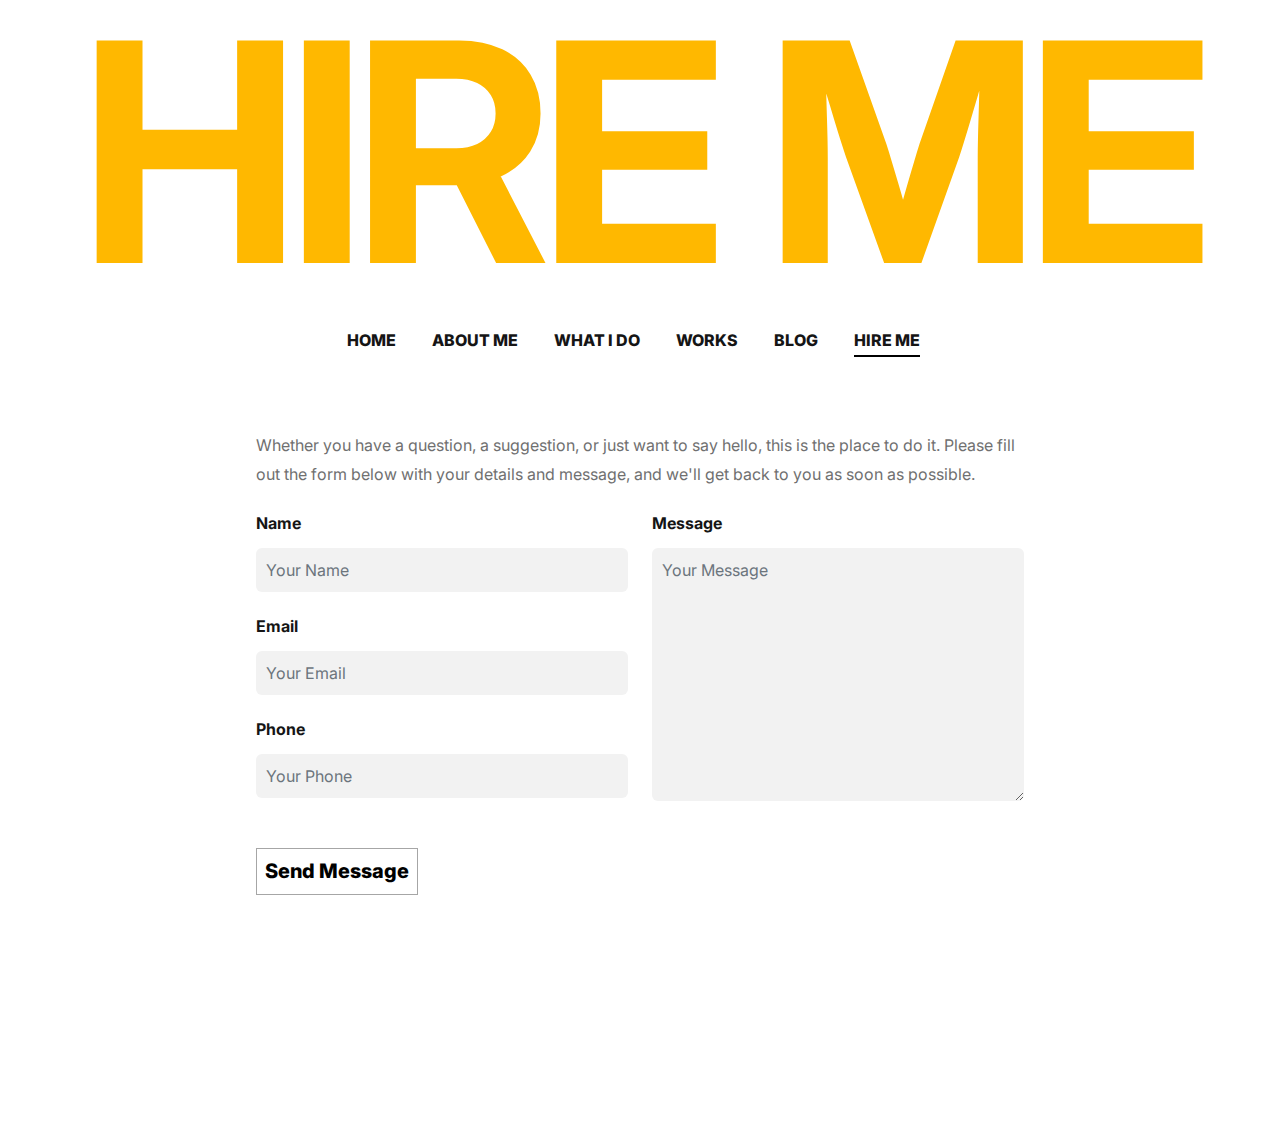
<file: 02_contact.html>
<!DOCTYPE html>
<html lang="en">

<head>
    <title>Nathan — Personal Portfolio Website</title>
    <link rel="icon" href="images/icon.webp" type="image/gif" sizes="16x16">
    <meta content="text/html;charset=utf-8" http-equiv="Content-Type">
    <meta content="width=device-width, initial-scale=1.0" name="viewport" >
    <meta content="" name="description" >
    <meta content="" name="keywords" >
    <meta content="" name="author" >
    <!-- CSS Files
    ================================================== -->
    <link href="css/bootstrap.min.css" rel="stylesheet" type="text/css" id="bootstrap">
    <link href="css/plugins.css" rel="stylesheet" type="text/css" >
    <link href="css/style.css" rel="stylesheet" type="text/css" >
    <link href="css/coloring.css" rel="stylesheet" type="text/css" >
    <!-- color scheme -->
    <link id="colors" href="css/colors/scheme-02.css" rel="stylesheet" type="text/css" >

</head>

<body>
    <div id="wrapper">
        <div class="float-text show-on-scroll">
            <span><a href="#">Scroll to top</a></span>
        </div>
        <div class="scrollbar-v show-on-scroll"></div>
        
        <!-- page preloader begin -->
        <div id="de-loader"></div>
        <!-- page preloader close -->

        <!-- content begin -->
        <div class="no-bottom no-top" id="content">

            <div id="top"></div>

            <section class="no-top">

                <div class="text-fit-wrapper">
                    <h1 class="text-fit wow">Hire Me</h1>
                    <div class="d-menu-1 wow" data-wow-delay=".3s">
                        <ul>
                            <li><a href="02_index.html">Home</a></li>
                            <li><a href="02_about.html">About Me</a></li>
                            <li><a href="02_services.html">What I Do</a></li>
                            <li><a href="02_works.html">Works</a></li>
                            <li><a href="02_blog.html">Blog</a></li>
                            <li class="active"><a href="02_contact.html">Hire Me</a></li>
                        </ul>
                    </div>
                </div>
            </section>

            <section class="no-top">
                <div class="container">
                    <div class="row g-4 gx-5">
                        <div class="col-lg-8 offset-lg-2 wow fadeInUp" data-wow-delay=".3s">
                            <p>Whether you have a question, a suggestion, or just want to say hello, this is the place to do it. Please fill out the form below with your details and message, and we'll get back to you as soon as possible.</p>

                            
                            <form name="contactForm" id="contact_form" class="position-relative z1000" method="post" action="#">
                                <div class="row gx-4">
                                    <div class="col-lg-6 col-md-6 mb10">
                                        <div class="field-set">
                                            <span class="d-label fw-bold">Name</span>
                                            <input type="text" name="Name" id="name" class="form-control no-border" placeholder="Your Name" required>
                                        </div>

                                        <div class="field-set">
                                            <span class="d-label fw-bold">Email</span>
                                            <input type="text" name="Email" id="email" class="form-control no-border" placeholder="Your Email" required>
                                        </div>

                                        <div class="field-set">
                                            <span class="d-label fw-bold">Phone</span>
                                            <input type="text" name="phone" id="phone" class="form-control no-border" placeholder="Your Phone" required>
                                        </div>
                                    </div>
                                    
                                    <div class="col-lg-6 col-md-6">
                                        <div class="field-set mb20">
                                            <span class="d-label fw-bold">Message</span>
                                            <textarea name="message" id="message" class="form-control no-border" placeholder="Your Message" required></textarea>
                                        </div>
                                    </div>
                                </div>
                                    
                                
                                <div class="g-recaptcha" data-sitekey="insert your site key here"></div>
                                <div id='submit' class="mt20">
                                    <input type='submit' id='send_message' value='Send Message' class="btn-main btn-line">
                                </div>

                                <div id="success_message" class='success'>
                                    Your message has been sent successfully. Refresh this page if you want to send more messages.
                                </div>
                                <div id="error_message" class='error'>
                                    Sorry there was an error sending your form.
                                </div>
                            </form>

                        </div>
                    </div>
                </div>
            </section>

        </div>
        <!-- content close -->
        
        <!-- footer begin -->
        <footer>
            <div class="container-fluid">
                <div class="px-2">
                    <div class="row g-4 align-items-center">
                        <div class="col-lg-6">
                            <div class="d-menu-1 wow" data-wow-delay=".3s">
                                <ul>
                                    <li><a href="#">Facebook</a></li>
                                    <li><a href="#">Twitter</a></li>
                                    <li><a href="#">Instagram</a></li>
                                </ul>

                                <p class="no-bottom">All Right Reserved<br>Template By Designesia</p>

                            </div>
                        </div>

                        <div class="col-lg-6 text-lg-end">
                            <a href="02_contact.html">
                                <h2 class="fs-84 fw-800 pe-3 shuffle wow fadeInLeft" data-wow-delay=".3s">Let's Talk</h2>
                            </a>
                        </div>
                    </div>
                </div>
            </div>
        </footer>
        <!-- footer close -->
    </div>


    <!-- Javascript Files
    ================================================== -->
    <script src="js/plugins.js"></script>
    <script src="js/designesia.js"></script>
    <script src='https://www.google.com/recaptcha/api.js' async defer></script>
    <script src="form.js"></script>

</body>

</html>
</file>
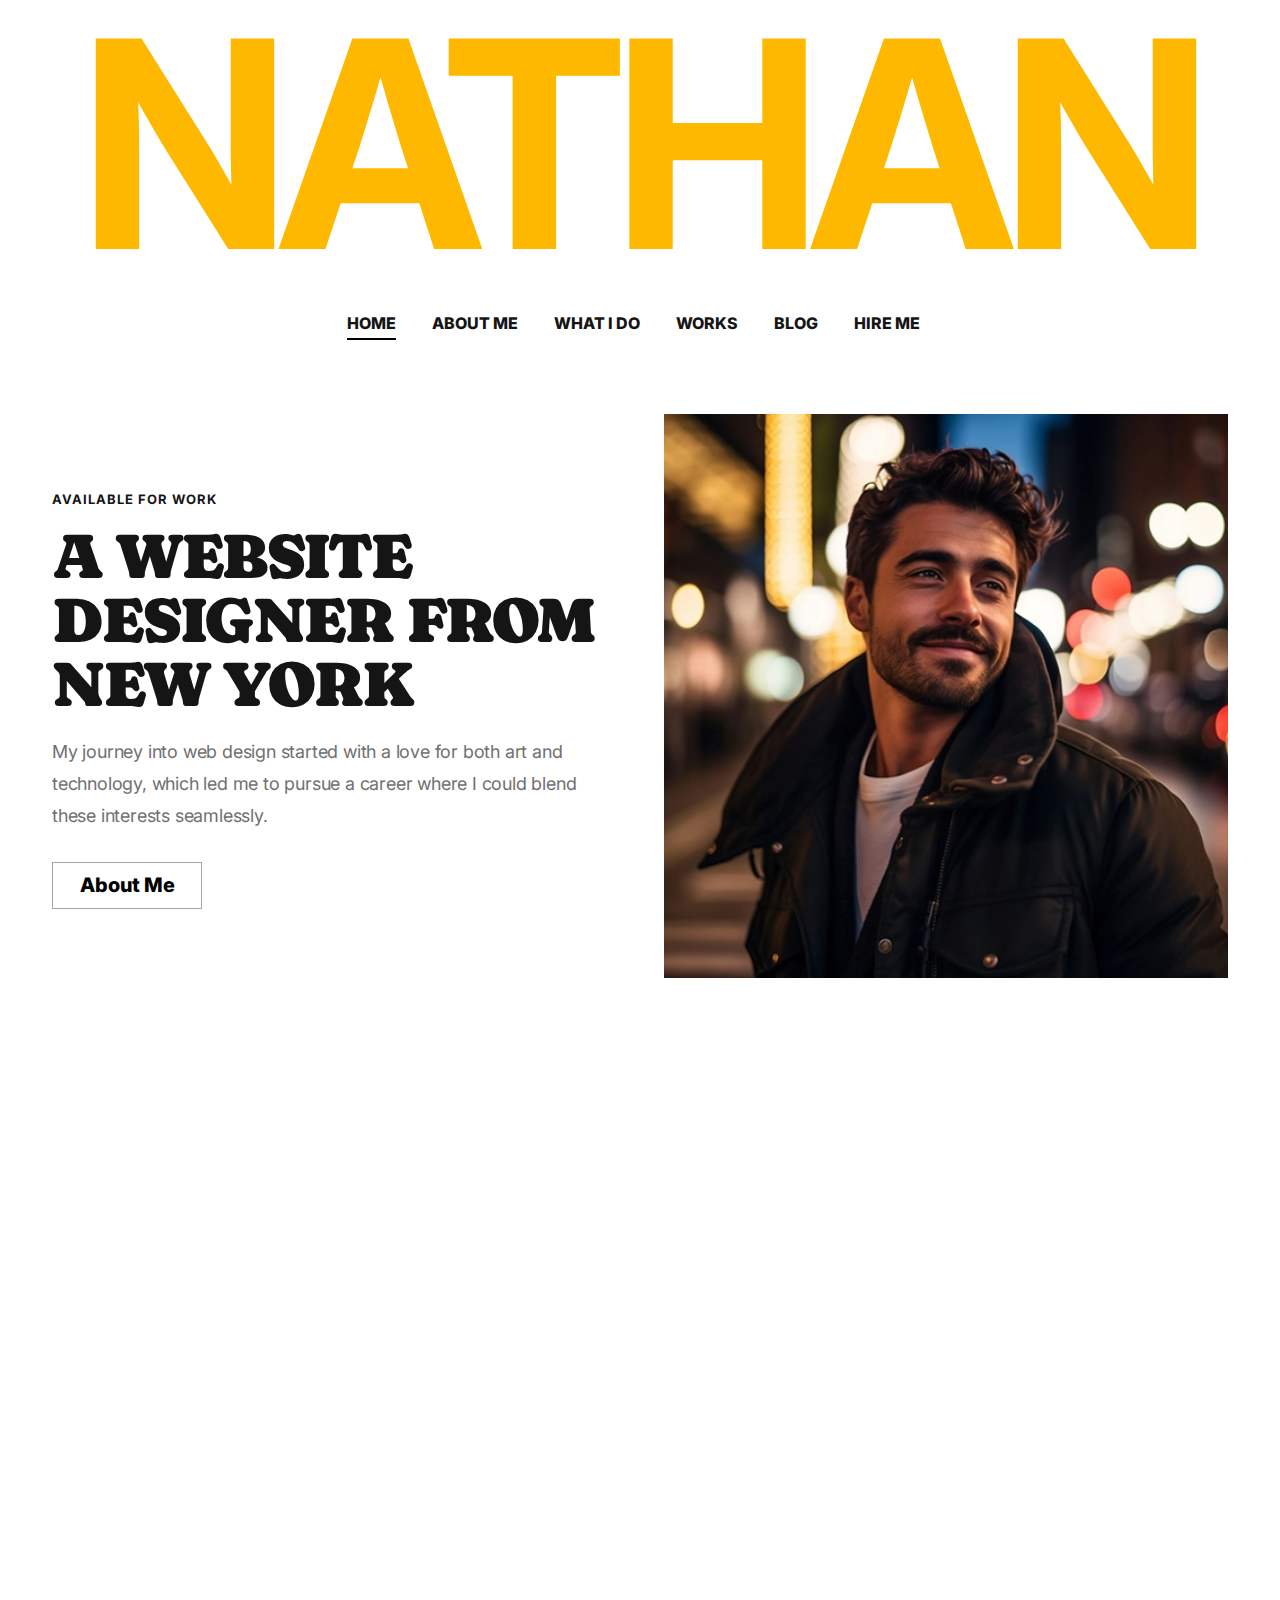
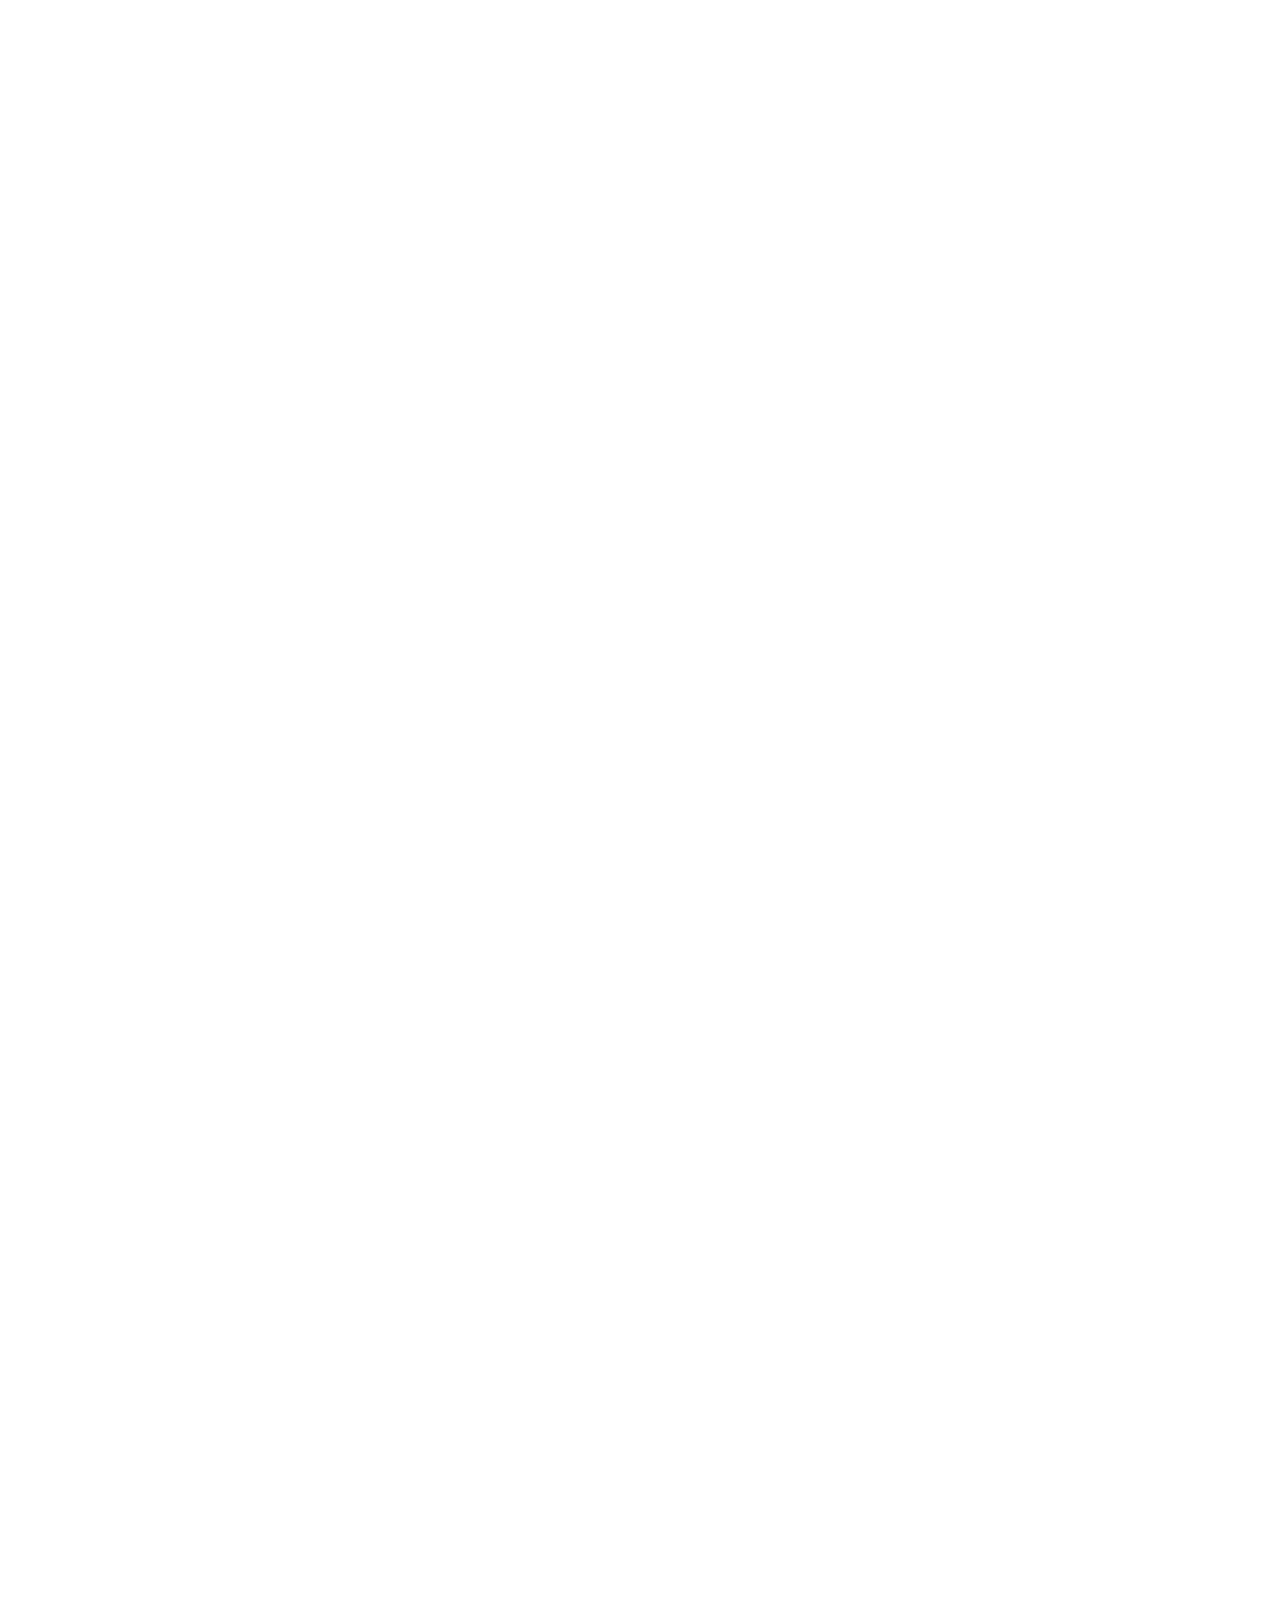
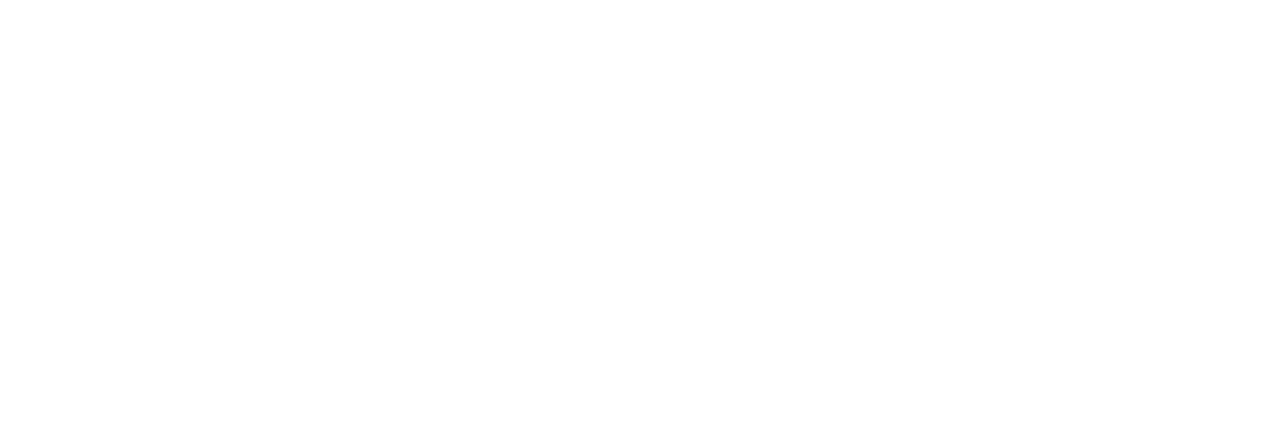
<file: 02_index.html>
<!DOCTYPE html>
<html lang="en">

<head>
    <title>Nathan — Personal Portfolio Website</title>
    <link rel="icon" href="images/icon.webp" type="image/gif" sizes="16x16">
    <meta content="text/html;charset=utf-8" http-equiv="Content-Type">
    <meta content="width=device-width, initial-scale=1.0" name="viewport" >
    <meta content="" name="description" >
    <meta content="" name="keywords" >
    <meta content="" name="author" >
    <!-- CSS Files
    ================================================== -->
    <link href="css/bootstrap.min.css" rel="stylesheet" type="text/css" id="bootstrap">
    <link href="css/plugins.css" rel="stylesheet" type="text/css" >
    <link href="css/style.css" rel="stylesheet" type="text/css" >
    <link href="css/coloring.css" rel="stylesheet" type="text/css" >
    <!-- color scheme -->
    <link id="colors" href="css/colors/scheme-02.css" rel="stylesheet" type="text/css" >

</head>

<body>
    <div id="wrapper">
        <div class="float-text show-on-scroll">
            <span><a href="#">Scroll to top</a></span>
        </div>
        <div class="scrollbar-v show-on-scroll"></div>
        
        <!-- page preloader begin -->
        <div id="de-loader"></div>
        <!-- page preloader close -->

        <!-- content begin -->
        <div class="no-bottom no-top" id="content">

            <div id="top"></div>

            <section class="no-top">

                <div class="text-fit-wrapper">
                    <h1 class="text-fit wow">NATHAN</h1>
                    <div class="d-menu-1 wow" data-wow-delay=".3s">
                        <ul>
                            <li class="active"><a href="02_index.html">Home</a></li>
                            <li><a href="02_about.html">About Me</a></li>
                            <li><a href="02_services.html">What I Do</a></li>
                            <li><a href="02_works.html">Works</a></li>
                            <li><a href="02_blog.html">Blog</a></li>
                            <li><a href="02_contact.html">Hire Me</a></li>
                        </ul>
                    </div>
                </div>


                <div class="spacer-double"></div>

                <div class="container">
                    <div class="spacer-double d-lg-none d-sm-block"></div>
                    <div class="row align-items-center g-4 gx-5">
                        <div class="col-lg-6">
                            <div class="relative">
                                <div class="subtitle wow fadeInUp" data-wow-delay=".3s">Available for Work</div>
                                <h1 class="lh-1 wow fadeInUp" data-wow-delay=".4s">A Website Designer from New York</h1>
                            </div>
                            <p class="lead wow fadeInUp" data-wow-delay=".5s">
                                My journey into web design started with a love for both art and technology, which led me to pursue a career where I could blend these interests seamlessly. 
                            </p>

                            <div class="spacer-10"></div>
                            
                            <a class="w-150px btn-line wow fadeIn" data-wow-delay=".6s" href="02_about.html">About Me</a>

                        </div>

                        <div class="col-lg-6">
                            <img src="images/misc/1.webp" class="w-100 wow fadeInUp" data-wow-delay=".6s" alt="">
                        </div>
                    </div>

                    <div class="spacer-double"></div>

                    <div class="row g-4">
                        <div class="col-md-3 col-sm-6 mb-sm-30">
                            <div class="de_count text-center fs-15 wow fadeInRight" data-wow-delay=".0s">
                                <h3 class="fs-48 mb-1"><span class="timer" data-to="8240" data-speed="3000">0</span></h3>
                                <div class="fs-15">Hours of Works</div>
                            </div>
                        </div>
                        <div class="col-md-3 col-sm-6 mb-sm-30">
                            <div class="de_count text-center fs-15 wow fadeInRight" data-wow-delay=".2s">
                                <h3 class="fs-48 mb-1"><span class="timer" data-to="315" data-speed="3000">0</span></h3>
                                <div class="fs-15">Projects Done</div>
                            </div>
                        </div>
                        <div class="col-md-3 col-sm-6 mb-sm-30">
                            <div class="de_count text-center fs-15 wow fadeInRight" data-wow-delay=".4s">
                                <h3 class="fs-48 mb-1"><span class="timer" data-to="250" data-speed="3000">0</span></h3>
                                <div class="fs-15">Satisfied Customers</div>
                            </div>
                        </div>
                        <div class="col-md-3 col-sm-6 mb-sm-30">
                            <div class="de_count text-center fs-15 wow fadeInRight" data-wow-delay=".6s">
                                <h3 class="fs-48 mb-1"><span class="timer" data-to="32" data-speed="3000">0</span></h3>
                                <div class="fs-15">Awards Winning</div>
                            </div>
                        </div>
                    </div>
                </div>
            </section>

            <section class="no-top">
                <div class="container">
                    <div class="row">
                        <div class="col-lg-2">
                            <div class="subtitle wow fadeInUp" data-wow-delay=".3s">About Me</div>
                        </div>
                        <div class="col-lg-10">                            
                            <h2 class="lh-1  wow fadeInUp" data-wow-delay=".4s">Transforming your vision into a dynamic web experience through meticulously crafted designs, intuitive user interfaces, and robust functionality.</h2>
                            <div class="row g-4 wow fadeInUp" data-wow-delay=".5s">
                                <div class="col-sm-6">
                                    <p>Hi there! I’m Nathan, a web designer with a passion for creating exceptional digital experiences. With over 15 years in the industry, I have skills in designing websites that are not only visually appealing but also functional and user-friendly.</p>
                                </div>

                                <div class="col-sm-6">
                                    <p>I specialize in crafting bespoke websites using the latest technologies and design trends, including HTML5, CSS3, JavaScript, and popular content management systems like WordPress, Joomla, and Shopify.</p>
                                </div>
                            </div>

                        </div>
                    </div>
                </div>
            </section>

            <section class="no-top">
                <div class="container">
                    <div class="row g-5">
                        <div class="col-lg-4  wow fadeInRight" data-wow-delay=".3s">
                            <div class="p-3 h-100 d-lg-block d-sm-none text-light jarallax">
                                <img src="images/misc/2.webp" class="jarallax-img" alt="">
                                <h3 class="abs-centered m-0">What I Do</h3>
                            </div>
                            <div class="subtitle d-lg-none d-sm-block">What I Do</div>
                        </div>
                        <div class="col-lg-8">                            
                            <div class="row g-4">
                                <div class="col-lg-6 col-sm-6 wow fadeInRight" data-wow-delay=".4s">
                                    <div class="relative">
                                        <h4>Custom Website Design</h4>
                                        <p>Tailored websites to match your brand's unique identity and goals.</p>
                                    </div>
                                </div>

                                <div class="col-lg-6 col-sm-6 wow fadeInRight" data-wow-delay=".5s">
                                    <div class="relative">
                                        <h4>E-commerce Website</h4>
                                        <p>Creating user-friendly online stores with secure payment gateways.</p>
                                    </div>
                                </div>

                                <div class="col-lg-6 col-sm-6 wow fadeInRight" data-wow-delay=".6s">
                                    <div class="relative">
                                        <h4>Landing Page Design</h4>
                                        <p>High-conversion landing pages for specific marketing campaigns.</p>
                                    </div>
                                </div>

                                <div class="col-lg-6 col-sm-6 wow fadeInRight" data-wow-delay=".7s">
                                    <div class="relative">
                                        <h4>Front-end Development</h4>
                                        <p>Implementing designs with clean and efficient code using HTML, CSS, JS.</p>
                                    </div>
                                </div>

                                <div class="col-lg-6 col-sm-6 wow fadeInRight" data-wow-delay=".8s">
                                    <div class="relative">
                                        <h4>Back-end Development</h4>
                                        <p>Building robust back-end systems using technologies like PHP and databases.</p>
                                    </div>
                                </div>

                                <div class="col-lg-6 col-sm-6 wow fadeInRight" data-wow-delay=".9s">
                                    <div class="relative">
                                        <h4>Content Management System</h4>
                                        <p>Integrating and customizing CMS platforms for easy content management.</p>
                                    </div>
                                </div>
                            </div> 
                        </div>
                    </div>
                </div>
            </section>


            <section class="no-top">
                <div class="container">
                    <div class="row g-4 gx-5">
                        <div class="col-lg-2">
                            <div class="subtitle ms-3 wow fadeInUp" data-wow-delay=".3s">Works</div>
                        </div>
                        <div class="col-lg-10 wow fadeInUp" data-wow-delay=".4s">                            
                             <h2>Explore the projects below to see how I bring ideas to life through thoughtful design and meticulous execution.</h2>
                        </div>
                    </div>

                    <div class="spacer-single"></div>
                </div>

                <div class="container">
                    <div class="row g-4 wow fadeInRight" data-wow-delay=".5s">
                        <div class="col-lg-4">
                            <div class="hover relative overflow-hidden text-light">  
                              <a href="02_work-single.html" class="overflow-hidden d-block relative">
                                <h2 class="fs-40 abs-centered z-index-1 hover-op-0">Adidas</h2>
                                <img src="images/works/1.webp" class="img-fluid hover-scale-1-2" alt="">

                                <div class="absolute bottom-0 w-100 p-4 d-flex text-white justify-content-between">
                                    <div class="d-tag-s2">E-COMMERCE WEBSITE</div>
                                    <div class="fw-bold">2024</div>
                                </div>
                              </a>
                            </div>
                        </div>

                        <div class="col-lg-4">
                            <div class="hover relative overflow-hidden text-light">  
                              <a href="02_work-single.html" class="overflow-hidden d-block relative">
                                <h2 class="fs-40 abs-centered z-index-1 hover-op-0">WWF</h2>
                                <img src="images/works/2.webp" class="img-fluid hover-scale-1-2" alt="">

                                <div class="absolute bottom-0 w-100 p-4 d-flex text-white justify-content-between">
                                    <div class="d-tag-s2">CUSTOM WEBSITE DESIGN</div>
                                    <div class="fw-bold">2023</div>
                                </div>
                              </a>
                            </div>
                        </div>

                        <div class="col-lg-4">
                            <div class="hover relative overflow-hidden text-light">  
                              <a href="02_work-single.html" class="overflow-hidden d-block relative">
                                <h2 class="fs-40 abs-centered z-index-1 hover-op-0">Honda</h2>
                                <img src="images/works/3.webp" class="img-fluid hover-scale-1-2" alt="">

                                <div class="absolute bottom-0 w-100 p-4 d-flex text-white justify-content-between">
                                    <div class="d-tag-s2">FRONT-END DEVELOPMENT</div>
                                    <div class="fw-bold">2022</div>
                                </div>
                              </a>
                            </div>
                        </div>
                    </div>
                </div>
            </section>
            
            <section class="text-dark no-top">
                <div class="wow fadeInRight d-flex">
                  <div class="de-marquee-list wow">
                    <div class="d-item">
                      <span class="d-item-txt">CUSTOM WEBSITE DESIGN</span>
                      <span class="d-item-txt">E-COMMERCE WEBSITE</span>
                      <span class="d-item-txt">LANDING PAGE DESIGN</span>
                      <span class="d-item-txt">FRONT-END DEVELOPMENT</span>
                      <span class="d-item-txt">BACK-END DEVELOPMENT</span>
                      <span class="d-item-txt">CONTENT MANAGEMENT SYSTEM</span>
                     </div>
                  </div>
                </div>
            </section>

            <section class="no-top">
                <div class="container">
                    <div class="row g-5">
                        <div class="col-lg-2">
                            <div class="subtitle ms-3 wow fadeInUp" data-wow-delay=".3s">From the Blog</div>
                        </div>
                        <div class="col-lg-10 wow fadeInUp" data-wow-delay=".4s">                            
                            <div class="row g-4">

                                <div class="col-lg-6">
                                    <div class="relative">
                                        <div class="row g-4 align-items-center">
                                            <div class="col-sm-3">
                                                <div class="post-image">
                                                    <img alt="" src="images/blog/1.webp" class="lazy">
                                                </div>
                                            </div>

                                            <div class="col-sm-9">
                                                <div class="mb-2">
                                                    <div class="d-inline fs-14 fw-bold me-3"><i class="icofont-tag id-color me-2"></i>Tips &amp; Tricks</div>
                                                    <div class="d-inline fs-14 fw-600"><i class="icofont-ui-calendar id-color me-2"></i>18 Mar 2024</div>
                                                </div>
                                                <h4><a href="02_blog-single.html">Mastering Modern Web Design: Trends and Techniques for 2024</a></h4>
                                            </div>
                                        </div>
                                    </div>
                                </div>

                                <div class="col-lg-6">
                                    <div class="relative">
                                        <div class="row g-4 align-items-center">
                                            <div class="col-sm-3">
                                                <div class="post-image">
                                                    <img alt="" src="images/blog/2.webp" class="lazy">
                                                </div>
                                            </div>

                                            <div class="col-sm-9">
                                                <div class="mb-2">
                                                    <div class="d-inline fs-14 fw-bold me-3"><i class="icofont-tag id-color me-2"></i>Tips &amp; Tricks</div>
                                                    <div class="d-inline fs-14 fw-600"><i class="icofont-ui-calendar id-color me-2"></i>18 Mar 2024</div>
                                                </div>
                                                <h4><a href="02_blog-single.html">The Art of User Experience: Designing Websites That Delight</a></h4>
                                            </div>
                                        </div>
                                    </div>
                                </div>

                                <div class="col-lg-6">
                                    <div class="relative">
                                        <div class="row g-4 align-items-center">
                                            <div class="col-sm-3">
                                                <div class="post-image">
                                                    <img alt="" src="images/blog/3.webp" class="lazy">
                                                </div>
                                            </div>

                                            <div class="col-sm-9">
                                                <div class="mb-2">
                                                    <div class="d-inline fs-14 fw-bold me-3"><i class="icofont-tag id-color me-2"></i>Tips &amp; Tricks</div>
                                                    <div class="d-inline fs-14 fw-600"><i class="icofont-ui-calendar id-color me-2"></i>18 Mar 2024</div>
                                                </div>
                                                <h4><a href="02_blog-single.html">Responsive Design Best Practices: Making Your Website Mobile-Friendly</a></h4>
                                            </div>
                                        </div>
                                    </div>
                                </div>

                                <div class="col-lg-6">
                                    <div class="relative">
                                        <div class="row g-4 align-items-center">
                                            <div class="col-sm-3">
                                                <div class="post-image">
                                                    <img alt="" src="images/blog/4.webp" class="lazy">
                                                </div>
                                            </div>

                                            <div class="col-sm-9">
                                                <div class="mb-2">
                                                    <div class="d-inline fs-14 fw-bold me-3"><i class="icofont-tag id-color me-2"></i>Tips &amp; Tricks</div>
                                                    <div class="d-inline fs-14 fw-600"><i class="icofont-ui-calendar id-color me-2"></i>18 Mar 2024</div>
                                                </div>
                                                <h4><a href="02_blog-single.html">Typography in Web Design: Choosing Fonts That Make an Impact</a></h4>
                                            </div>
                                        </div>
                                    </div>
                                </div>

                                <div class="col-lg-6">
                                    <div class="relative">
                                        <div class="row g-4 align-items-center">
                                            <div class="col-sm-3">
                                                <div class="post-image">
                                                    <img alt="" src="images/blog/5.webp" class="lazy">
                                                </div>
                                            </div>

                                            <div class="col-sm-9">
                                                <div class="mb-2">
                                                    <div class="d-inline fs-14 fw-bold me-3"><i class="icofont-tag id-color me-2"></i>Tips &amp; Tricks</div>
                                                    <div class="d-inline fs-14 fw-600"><i class="icofont-ui-calendar id-color me-2"></i>18 Mar 2024</div>
                                                </div>
                                                <h4><a href="02_blog-single.html">Web Design Mistakes to Avoid: Common Pitfalls and How to Fix Them</a></h4>
                                            </div>
                                        </div>
                                    </div>
                                </div>

                                <div class="col-lg-6">
                                    <div class="relative">
                                        <div class="row g-4 align-items-center">
                                            <div class="col-sm-3">
                                                <div class="post-image">
                                                    <img alt="" src="images/blog/6.webp" class="lazy">
                                                </div>
                                            </div>

                                            <div class="col-sm-9">
                                                <div class="mb-2">
                                                    <div class="d-inline fs-14 fw-bold me-3"><i class="icofont-tag id-color me-2"></i>Tips &amp; Tricks</div>
                                                    <div class="d-inline fs-14 fw-600"><i class="icofont-ui-calendar id-color me-2"></i>18 Mar 2024</div>
                                                </div>
                                                <h4><a href="02_blog-single.html">Creating Accessible Websites: Why Inclusive Design Matters</a></h4>
                                            </div>
                                        </div>
                                    </div>
                                </div>
                                
                            </div> 
                        </div>
                    </div>
                </div>
            </section>

        </div>
        <!-- content close -->
        
        <!-- footer begin -->
        <footer>
            <div class="container-fluid">
                <div class="px-2">
                    <div class="row g-4 align-items-center">
                        <div class="col-lg-6">
                            <div class="d-menu-1 wow" data-wow-delay=".3s">
                                <ul>
                                    <li><a href="#">Facebook</a></li>
                                    <li><a href="#">Twitter</a></li>
                                    <li><a href="#">Instagram</a></li>
                                </ul>

                                <p class="no-bottom">All Right Reserved<br>Template By Designesia</p>

                            </div>
                        </div>

                        <div class="col-lg-6 text-lg-end">
                            <a href="02_contact.html">
                                <h2 class="fs-84 fw-800 pe-3 shuffle wow fadeInLeft" data-wow-delay=".3s">Let's Talk</h2>
                            </a>
                        </div>
                    </div>
                </div>
            </div>
        </footer>
        <!-- footer close -->
    </div>


    <!-- Javascript Files
    ================================================== -->
    <script src="js/plugins.js"></script>
    <script src="js/designesia.js"></script>
    <script src="js/custom-marquee.js"></script>

</body>
</html>
</file>
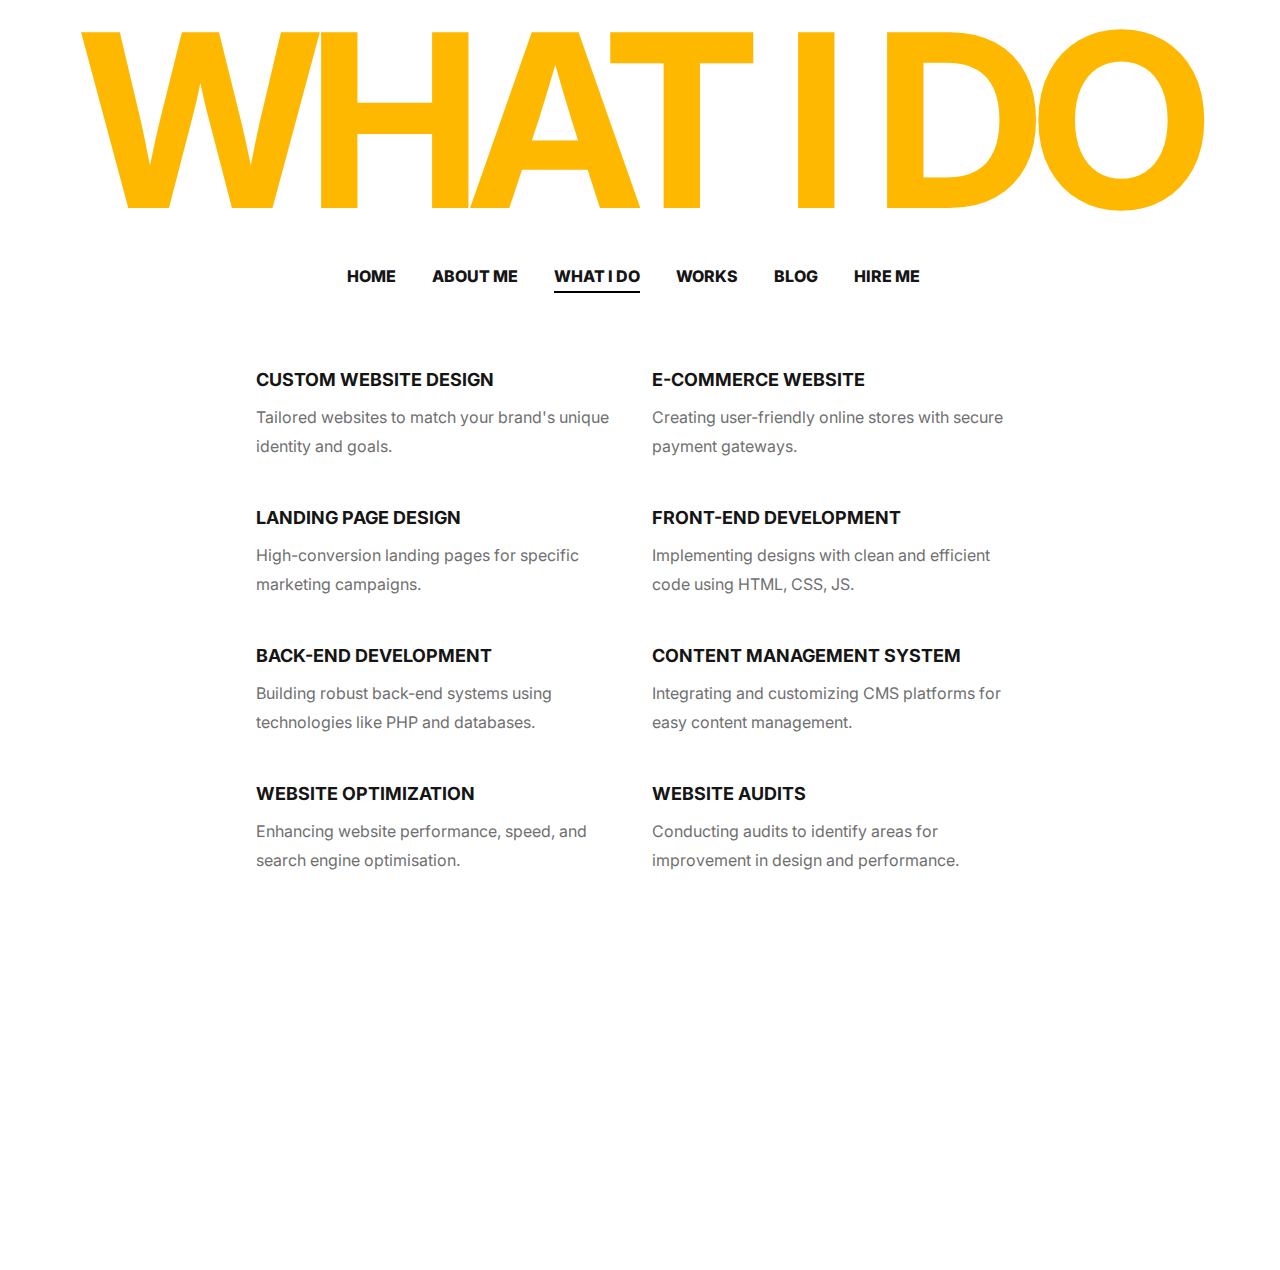
<file: 02_services.html>
<!DOCTYPE html>
<html lang="en">

<head>
    <title>Nathan — Personal Portfolio Website</title>
    <link rel="icon" href="images/icon.webp" type="image/gif" sizes="16x16">
    <meta content="text/html;charset=utf-8" http-equiv="Content-Type">
    <meta content="width=device-width, initial-scale=1.0" name="viewport" >
    <meta content="" name="description" >
    <meta content="" name="keywords" >
    <meta content="" name="author" >
    <!-- CSS Files
    ================================================== -->
    <link href="css/bootstrap.min.css" rel="stylesheet" type="text/css" id="bootstrap">
    <link href="css/plugins.css" rel="stylesheet" type="text/css" >
    <link href="css/style.css" rel="stylesheet" type="text/css" >
    <link href="css/coloring.css" rel="stylesheet" type="text/css" >
    <!-- color scheme -->
    <link id="colors" href="css/colors/scheme-02.css" rel="stylesheet" type="text/css" >

</head>

<body>
    <div id="wrapper">
        <div class="float-text show-on-scroll">
            <span><a href="#">Scroll to top</a></span>
        </div>
        <div class="scrollbar-v show-on-scroll"></div>
        
        <!-- page preloader begin -->
        <div id="de-loader"></div>
        <!-- page preloader close -->

        <!-- content begin -->
        <div class="no-bottom no-top" id="content">

            <div id="top"></div>

            <section class="no-top">

                <div class="text-fit-wrapper">
                    <h1 class="text-fit wow">What I Do</h1>
                    <div class="d-menu-1 wow" data-wow-delay=".3s">
                        <ul>
                            <li><a href="02_index.html">Home</a></li>
                            <li><a href="02_about.html">About Me</a></li>
                            <li class="active"><a href="02_services.html">What I Do</a></li>
                            <li><a href="02_works.html">Works</a></li>
                            <li><a href="02_blog.html">Blog</a></li>
                            <li><a href="02_contact.html">Hire Me</a></li>
                        </ul>
                    </div>
                </div>
            </section>

            <section class="no-top">
                <div class="container">
                    <div class="row g-5">
                        <div class="col-lg-8 offset-lg-2">                            
                            <div class="row g-4">
                                <div class="col-lg-6 col-sm-6 wow fadeInUp" data-wow-delay=".3s">
                                    <div class="relative">
                                        <h4>Custom Website Design</h4>
                                        <p>Tailored websites to match your brand's unique identity and goals.</p>
                                    </div>
                                </div>

                                <div class="col-lg-6 col-sm-6 wow fadeInUp" data-wow-delay=".3s">
                                    <div class="relative">
                                        <h4>E-commerce Website</h4>
                                        <p>Creating user-friendly online stores with secure payment gateways.</p>
                                    </div>
                                </div>

                                <div class="col-lg-6 col-sm-6 wow fadeInUp" data-wow-delay=".3s">
                                    <div class="relative">
                                        <h4>Landing Page Design</h4>
                                        <p>High-conversion landing pages for specific marketing campaigns.</p>
                                    </div>
                                </div>

                                <div class="col-lg-6 col-sm-6 wow fadeInUp" data-wow-delay=".3s">
                                    <div class="relative">
                                        <h4>Front-end Development</h4>
                                        <p>Implementing designs with clean and efficient code using HTML, CSS, JS.</p>
                                    </div>
                                </div>

                                <div class="col-lg-6 col-sm-6 wow fadeInUp" data-wow-delay=".3s">
                                    <div class="relative">
                                        <h4>Back-end Development</h4>
                                        <p>Building robust back-end systems using technologies like PHP and databases.</p>
                                    </div>
                                </div>

                                <div class="col-lg-6 col-sm-6 wow fadeInUp" data-wow-delay=".3s">
                                    <div class="relative">
                                        <h4>Content Management System</h4>
                                        <p>Integrating and customizing CMS platforms for easy content management.</p>
                                    </div>
                                </div>

                                <div class="col-lg-6 col-sm-6 wow fadeInUp" data-wow-delay=".3s">
                                    <div class="relative">
                                        <h4>Website Optimization</h4>
                                        <p>Enhancing website performance, speed, and search engine optimisation.</p>
                                    </div>
                                </div>

                                <div class="col-lg-6 col-sm-6 wow fadeInUp" data-wow-delay=".3s">
                                    <div class="relative">
                                        <h4>Website Audits</h4>
                                        <p>Conducting audits to identify areas for improvement in design and performance.</p>
                                    </div>
                                </div>

                                <div class="col-lg-6 col-sm-6 wow fadeInUp" data-wow-delay=".3s">
                                    <div class="relative">
                                        <h4>Content Strategy &amp; Creation</h4>
                                        <p>Developing effective content strategies and providing copywriting services.</p>
                                    </div>
                                </div>

                                <div class="col-lg-6 col-sm-6 wow fadeInUp" data-wow-delay=".3s">
                                    <div class="relative">
                                        <h4>Social Media Integration</h4>
                                        <p>Integrating social media platforms to enhance engagement.</p>
                                    </div>
                                </div>

                                
                            </div> 
                        </div>
                    </div>
                </div>
            </section>

        </div>
        <!-- content close -->
        
        <!-- footer begin -->
        <footer>
            <div class="container-fluid">
                <div class="px-2">
                    <div class="row g-4 align-items-center">
                        <div class="col-lg-6">
                            <div class="d-menu-1 wow" data-wow-delay=".3s">
                                <ul>
                                    <li><a href="#">Facebook</a></li>
                                    <li><a href="#">Twitter</a></li>
                                    <li><a href="#">Instagram</a></li>
                                </ul>

                                <p class="no-bottom">All Right Reserved<br>Template By Designesia</p>

                            </div>
                        </div>

                        <div class="col-lg-6 text-lg-end">
                            <a href="02_contact.html">
                                <h2 class="fs-84 fw-800 pe-3 shuffle wow fadeInLeft" data-wow-delay=".3s">Let's Talk</h2>
                            </a>
                        </div>
                    </div>
                </div>
            </div>
        </footer>
        <!-- footer close -->
    </div>


    <!-- Javascript Files
    ================================================== -->
    <script src="js/plugins.js"></script>
    <script src="js/designesia.js"></script>

</body>
</html>
</file>
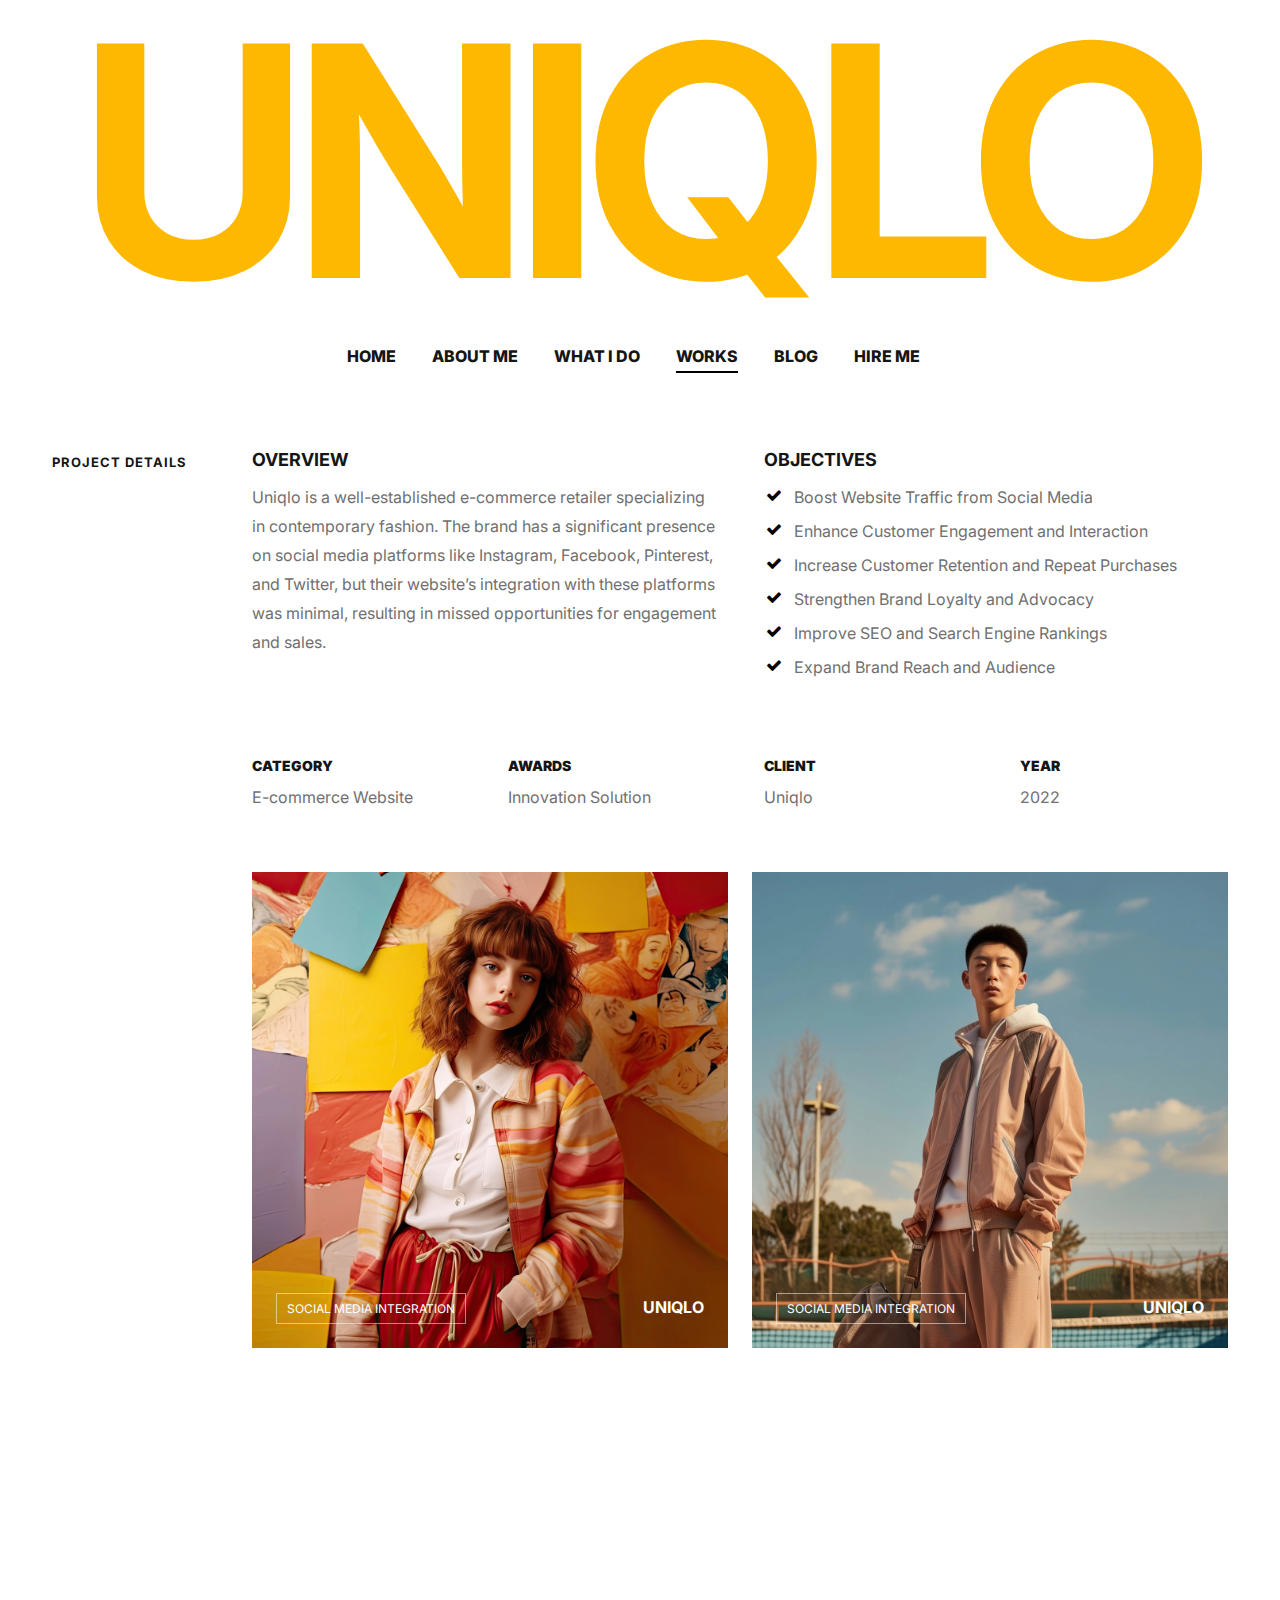
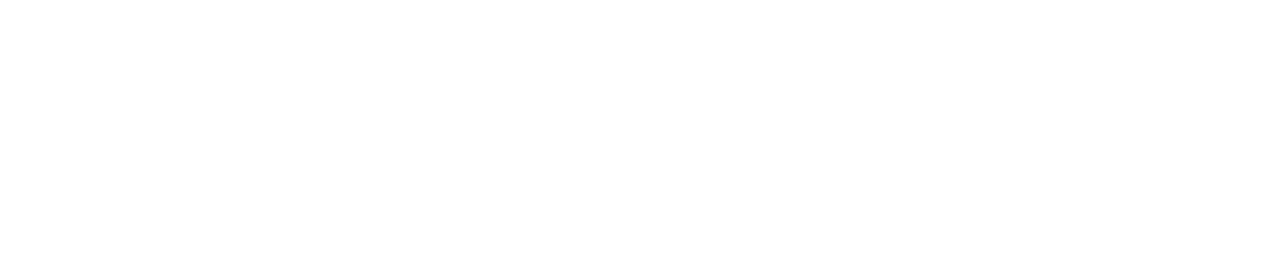
<file: 02_work-single.html>
<!DOCTYPE html>
<html lang="en">

<head>
    <title>Nathan — Personal Portfolio Website</title>
    <link rel="icon" href="images/icon.webp" type="image/gif" sizes="16x16">
    <meta content="text/html;charset=utf-8" http-equiv="Content-Type">
    <meta content="width=device-width, initial-scale=1.0" name="viewport" >
    <meta content="" name="description" >
    <meta content="" name="keywords" >
    <meta content="" name="author" >
    <!-- CSS Files
    ================================================== -->
    <link href="css/bootstrap.min.css" rel="stylesheet" type="text/css" id="bootstrap">
    <link href="css/plugins.css" rel="stylesheet" type="text/css" >
    <link href="css/style.css" rel="stylesheet" type="text/css" >
    <link href="css/coloring.css" rel="stylesheet" type="text/css" >
    <!-- color scheme -->
    <link id="colors" href="css/colors/scheme-02.css" rel="stylesheet" type="text/css" >

</head>

<body>
    <div id="wrapper">
        <div class="float-text show-on-scroll">
            <span><a href="#">Scroll to top</a></span>
        </div>
        <div class="scrollbar-v show-on-scroll"></div>
        
        <!-- page preloader begin -->
        <div id="de-loader"></div>
        <!-- page preloader close -->

        <!-- content begin -->
        <div class="no-bottom no-top" id="content">

            <div id="top"></div>

            <section class="no-top">

                <div class="text-fit-wrapper">
                    <h1 class="text-fit wow">UNIQLO</h1>
                    <div class="d-menu-1 wow" data-wow-delay=".3s">
                        <ul>
                            <li><a href="02_index.html">Home</a></li>
                            <li><a href="02_about.html">About Me</a></li>
                            <li><a href="02_services.html">What I Do</a></li>
                            <li class="active"><a href="02_works.html">Works</a></li>
                            <li><a href="02_blog.html">Blog</a></li>
                            <li><a href="02_contact.html">Hire Me</a></li>
                        </ul>
                    </div>
                </div>
            </section>

            <section class="no-top">
                <div class="container">
                    <div class="row g-4">
                        <div class="col-lg-2">
                            <div class="subtitle wow fadeInUp" data-wow-delay=".3s">Project Details</div>
                        </div>

                        <div class="col-lg-10">
                            <div class="row">
                                <div class="col-lg-12">                            
                                    <div class="row g-4 gx-5 wow fadeInUp" data-wow-delay=".5s">
                                        <div class="col-sm-6">
                                            <h4>Overview</h4>
                                            <p class="no-bottom">Uniqlo is a well-established e-commerce retailer specializing in contemporary fashion. The brand has a significant presence on social media platforms like Instagram, Facebook, Pinterest, and Twitter, but their website’s integration with these platforms was minimal, resulting in missed opportunities for engagement and sales.</p>
                                        </div>

                                        <div class="col-sm-6">
                                            <h4>Objectives</h4>
                                            <ul class="ul-style-2">
                                                <li>Boost Website Traffic from Social Media</li>
                                                <li>Enhance Customer Engagement and Interaction</li>
                                                <li>Increase Customer Retention and Repeat Purchases</li>
                                                <li>Strengthen Brand Loyalty and Advocacy</li>
                                                <li>Improve SEO and Search Engine Rankings</li>
                                                <li>Expand Brand Reach and Audience</li>
                                            </ul>
                                        </div>
                                    </div>

                                    <div class="spacer-double"></div>

                                    <div class="row g-4 gx-5 wow fadeInUp" data-wow-delay=".6s">
                                        <div class="col-lg-3 col-sm-2">
                                            <h6>Category</h6>
                                            E-commerce Website
                                        </div>

                                        <div class="col-lg-3 col-sm-2">
                                            <h6>Awards</h6>
                                            Innovation Solution
                                        </div>

                                        <div class="col-lg-3 col-sm-2">
                                            <h6>Client</h6>
                                            Uniqlo
                                        </div>

                                        <div class="col-lg-3 col-sm-2">
                                            <h6>Year</h6>
                                            2022
                                        </div>
                                    </div>

                                    <div class="spacer-double"></div>

                                    <div class="row g-4 wow fadeInUp" data-wow-delay=".7s">
                                        <div class="col-lg-6">
                                            <div class="hover relative overflow-hidden text-light">  
                                              <a href="images/work-single/1.webp" class="image-popup overflow-hidden d-block relative">
                                                <img src="images/work-single/1.webp" class="img-fluid hover-scale-1-2" alt="">
                                                <div class="absolute bottom-0 w-100 p-4 d-flex text-white justify-content-between">
                                                    <div class="d-tag-s2">Social Media Integration</div>
                                                    <div class="fw-bold text-uppercase">Uniqlo</div>
                                                </div>
                                              </a>
                                            </div>
                                        </div>
                                        
                                        <div class="col-lg-6">
                                            <div class="hover relative overflow-hidden text-light">  
                                              <a href="images/work-single/2.webp" class="image-popup overflow-hidden d-block relative">
                                                <img src="images/work-single/2.webp" class="img-fluid hover-scale-1-2" alt="">
                                                <div class="absolute bottom-0 w-100 p-4 d-flex text-white justify-content-between">
                                                    <div class="d-tag-s2">Social Media Integration</div>
                                                    <div class="fw-bold text-uppercase">Uniqlo</div>
                                                </div>
                                              </a>
                                            </div>
                                        </div>
                                    </div>

                                </div>                        
                            </div>
                        </div>
                    </div>
                </div>
            </section>

            <section class="no-top">
                <div class="container">
                    <div class="row">
                        <div class="col-lg-2">
                            <div class="subtitle wow fadeInUp" data-wow-delay=".3s">Client Says</div>
                        </div>
                        <div class="col-lg-10 wow fadeInUp" data-wow-delay=".4s">                            
                            <h2 class="lh-1">Integrating social media into our website has been a game-changer for Uniqlo.</h2>
                            
                            <p>Sarah Johnson, Marketing Director, Uniqlo</p>
                        </div>
                    </div>
                </div>
            </section>

        </div>
        <!-- content close -->
        
        <!-- footer begin -->
        <footer>
            <div class="container-fluid">
                <div class="px-2">
                    <div class="row g-4 align-items-center">
                        <div class="col-lg-6">
                            <div class="d-menu-1 wow" data-wow-delay=".3s">
                                <ul>
                                    <li><a href="#">Facebook</a></li>
                                    <li><a href="#">Twitter</a></li>
                                    <li><a href="#">Instagram</a></li>
                                </ul>

                                <p class="no-bottom">All Right Reserved<br>Template By Designesia</p>

                            </div>
                        </div>

                        <div class="col-lg-6 text-lg-end">
                            <a href="02_contact.html">
                                <h2 class="fs-84 fw-800 pe-3 shuffle wow fadeInLeft" data-wow-delay=".3s">Let's Talk</h2>
                            </a>
                        </div>
                    </div>
                </div>
            </div>
        </footer>
        <!-- footer close -->
    </div>


    <!-- Javascript Files
    ================================================== -->
    <script src="js/plugins.js"></script>
    <script src="js/designesia.js"></script>

</body>
</html>
</file>
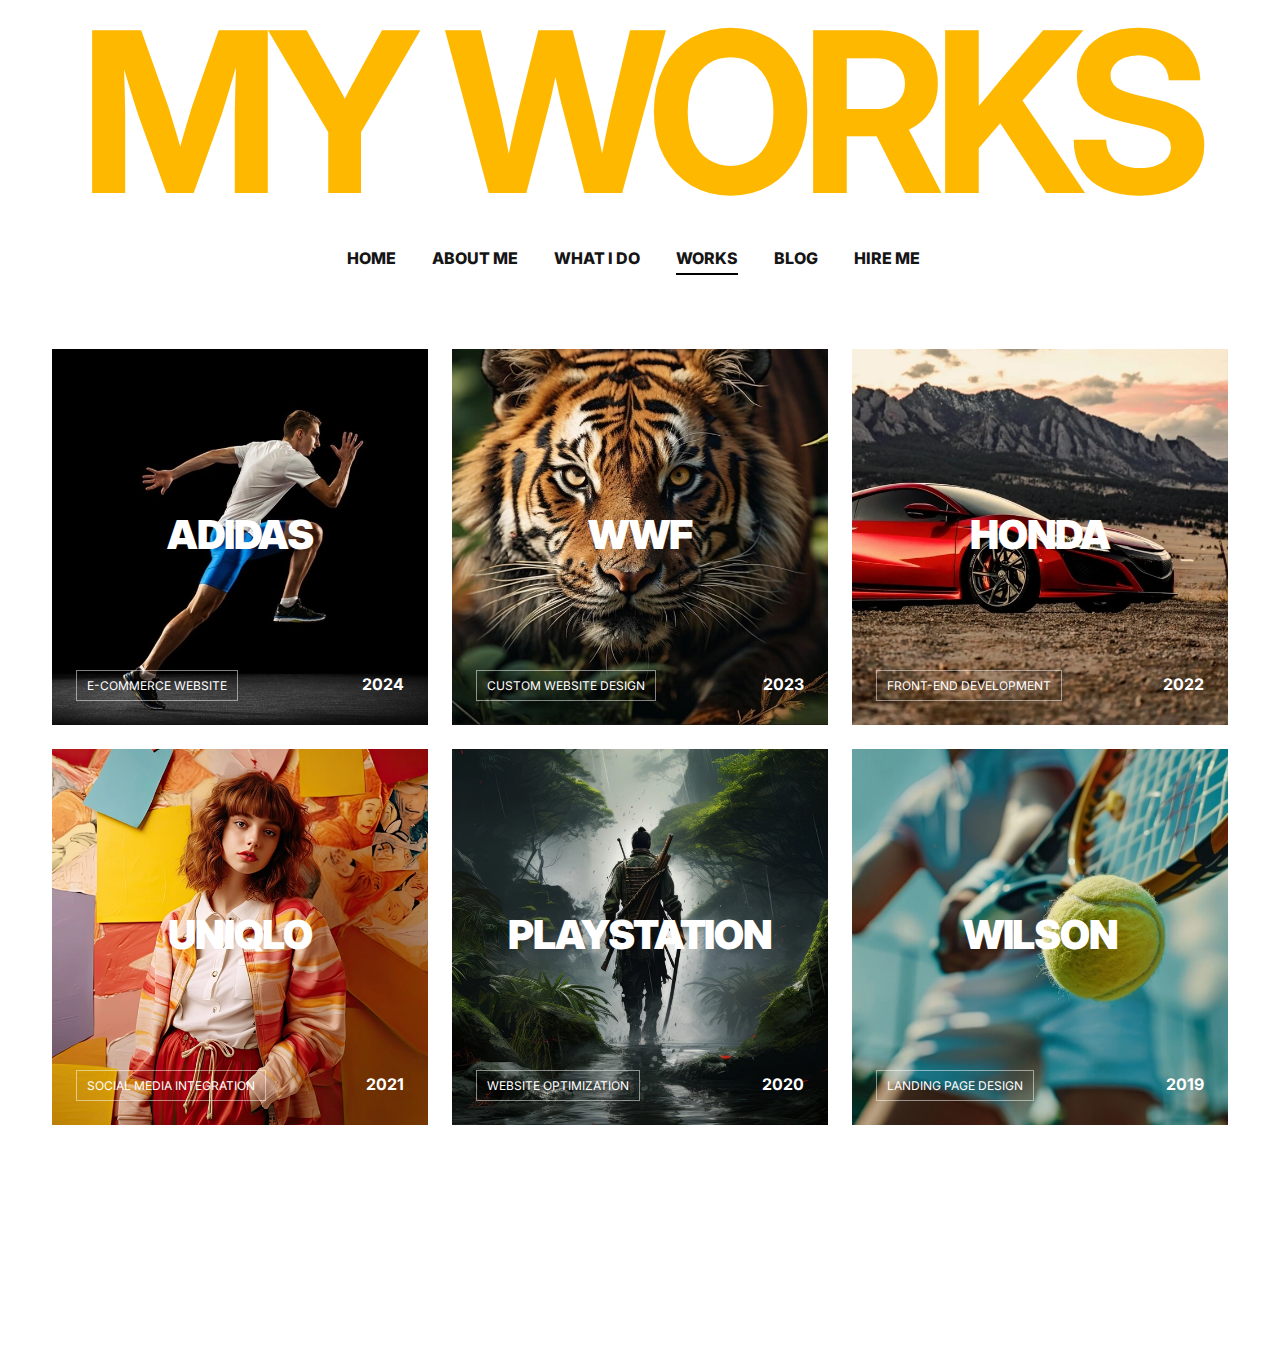
<file: 02_works.html>
<!DOCTYPE html>
<html lang="en">

<head>
    <title>Nathan — Personal Portfolio Website</title>
    <link rel="icon" href="images/icon.webp" type="image/gif" sizes="16x16">
    <meta content="text/html;charset=utf-8" http-equiv="Content-Type">
    <meta content="width=device-width, initial-scale=1.0" name="viewport" >
    <meta content="" name="description" >
    <meta content="" name="keywords" >
    <meta content="" name="author" >
    <!-- CSS Files
    ================================================== -->
    <link href="css/bootstrap.min.css" rel="stylesheet" type="text/css" id="bootstrap">
    <link href="css/plugins.css" rel="stylesheet" type="text/css" >
    <link href="css/style.css" rel="stylesheet" type="text/css" >
    <link href="css/coloring.css" rel="stylesheet" type="text/css" >
    <!-- color scheme -->
    <link id="colors" href="css/colors/scheme-02.css" rel="stylesheet" type="text/css" >

</head>

<body>
    <div id="wrapper">
        <div class="float-text show-on-scroll">
            <span><a href="#">Scroll to top</a></span>
        </div>
        <div class="scrollbar-v show-on-scroll"></div>
        
        <!-- page preloader begin -->
        <div id="de-loader"></div>
        <!-- page preloader close -->

        <!-- content begin -->
        <div class="no-bottom no-top" id="content">

            <div id="top"></div>

            <section class="no-top">

                <div class="text-fit-wrapper">
                    <h1 class="text-fit wow">My Works</h1>
                    <div class="d-menu-1 wow" data-wow-delay=".3s">
                        <ul>
                            <li><a href="02_index.html">Home</a></li>
                            <li><a href="02_about.html">About Me</a></li>
                            <li><a href="02_services.html">What I Do</a></li>
                            <li class="active"><a href="02_works.html">Works</a></li>
                            <li><a href="02_blog.html">Blog</a></li>
                            <li><a href="02_contact.html">Hire Me</a></li>
                        </ul>
                    </div>
                </div>
            </section>

            <section class="no-top">
                <div class="container">
                    <div class="row g-4 wow fadeInUp" data-wow-delay=".3s">
                        <div class="col-lg-4">
                            <div class="hover relative overflow-hidden text-light">  
                              <a href="02_work-single.html" class="overflow-hidden d-block relative">
                                <h2 class="fs-40 abs-centered z-index-1 hover-op-0">Adidas</h2>
                                <img src="images/works/1.webp" class="img-fluid hover-scale-1-2" alt="">

                                <div class="absolute bottom-0 w-100 p-4 d-flex text-white justify-content-between">
                                    <div class="d-tag-s2">E-COMMERCE WEBSITE</div>
                                    <div class="fw-bold">2024</div>
                                </div>
                              </a>
                            </div>
                        </div>

                        <div class="col-lg-4">
                            <div class="hover relative overflow-hidden text-light">  
                              <a href="02_work-single.html" class="overflow-hidden d-block relative">
                                <h2 class="fs-40 abs-centered z-index-1 hover-op-0">WWF</h2>
                                <img src="images/works/2.webp" class="img-fluid hover-scale-1-2" alt="">

                                <div class="absolute bottom-0 w-100 p-4 d-flex text-white justify-content-between">
                                    <div class="d-tag-s2">CUSTOM WEBSITE DESIGN</div>
                                    <div class="fw-bold">2023</div>
                                </div>
                              </a>
                            </div>
                        </div>

                        <div class="col-lg-4">
                            <div class="hover relative overflow-hidden text-light">  
                              <a href="02_work-single.html" class="overflow-hidden d-block relative">
                                <h2 class="fs-40 abs-centered z-index-1 hover-op-0">Honda</h2>
                                <img src="images/works/3.webp" class="img-fluid hover-scale-1-2" alt="">

                                <div class="absolute bottom-0 w-100 p-4 d-flex text-white justify-content-between">
                                    <div class="d-tag-s2">FRONT-END DEVELOPMENT</div>
                                    <div class="fw-bold">2022</div>
                                </div>
                              </a>
                            </div>
                        </div>

                        <div class="col-lg-4">
                            <div class="hover relative overflow-hidden text-light">  
                              <a href="02_work-single.html" class="overflow-hidden d-block relative">
                                <h2 class="fs-40 abs-centered z-index-1 hover-op-0">Uniqlo</h2>
                                <img src="images/works/4.webp" class="img-fluid hover-scale-1-2" alt="">

                                <div class="absolute bottom-0 w-100 p-4 d-flex text-white justify-content-between">
                                    <div class="d-tag-s2">Social Media Integration</div>
                                    <div class="fw-bold">2021</div>
                                </div>
                              </a>
                            </div>
                        </div>

                        <div class="col-lg-4">
                            <div class="hover relative overflow-hidden text-light">  
                              <a href="02_work-single.html" class="overflow-hidden d-block relative">
                                <h2 class="fs-40 abs-centered z-index-1 hover-op-0">Playstation</h2>
                                <img src="images/works/5.webp" class="img-fluid hover-scale-1-2" alt="">

                                <div class="absolute bottom-0 w-100 p-4 d-flex text-white justify-content-between">
                                    <div class="d-tag-s2">Website Optimization</div>
                                    <div class="fw-bold">2020</div>
                                </div>
                              </a>
                            </div>
                        </div>

                        <div class="col-lg-4">
                            <div class="hover relative overflow-hidden text-light">  
                              <a href="02_work-single.html" class="overflow-hidden d-block relative">
                                <h2 class="fs-40 abs-centered z-index-1 hover-op-0">Wilson</h2>
                                <img src="images/works/6.webp" class="img-fluid hover-scale-1-2" alt="">

                                <div class="absolute bottom-0 w-100 p-4 d-flex text-white justify-content-between">
                                    <div class="d-tag-s2">Landing Page Design</div>
                                    <div class="fw-bold">2019</div>
                                </div>
                              </a>
                            </div>
                        </div>
                    </div>
                </div>
            </section>

        </div>
        <!-- content close -->
        
        <!-- footer begin -->
        <footer>
            <div class="container-fluid">
                <div class="px-2">
                    <div class="row g-4 align-items-center">
                        <div class="col-lg-6">
                            <div class="d-menu-1 wow" data-wow-delay=".3s">
                                <ul>
                                    <li><a href="#">Facebook</a></li>
                                    <li><a href="#">Twitter</a></li>
                                    <li><a href="#">Instagram</a></li>
                                </ul>

                                <p class="no-bottom">All Right Reserved<br>Template By Designesia</p>

                            </div>
                        </div>

                        <div class="col-lg-6 text-lg-end">
                            <a href="02_contact.html">
                                <h2 class="fs-84 fw-800 pe-3 shuffle wow fadeInLeft" data-wow-delay=".3s">Let's Talk</h2>
                            </a>
                        </div>
                    </div>
                </div>
            </div>
        </footer>
        <!-- footer close -->
    </div>


    <!-- Javascript Files
    ================================================== -->
    <script src="js/plugins.js"></script>
    <script src="js/designesia.js"></script>

</body>
</html>
</file>
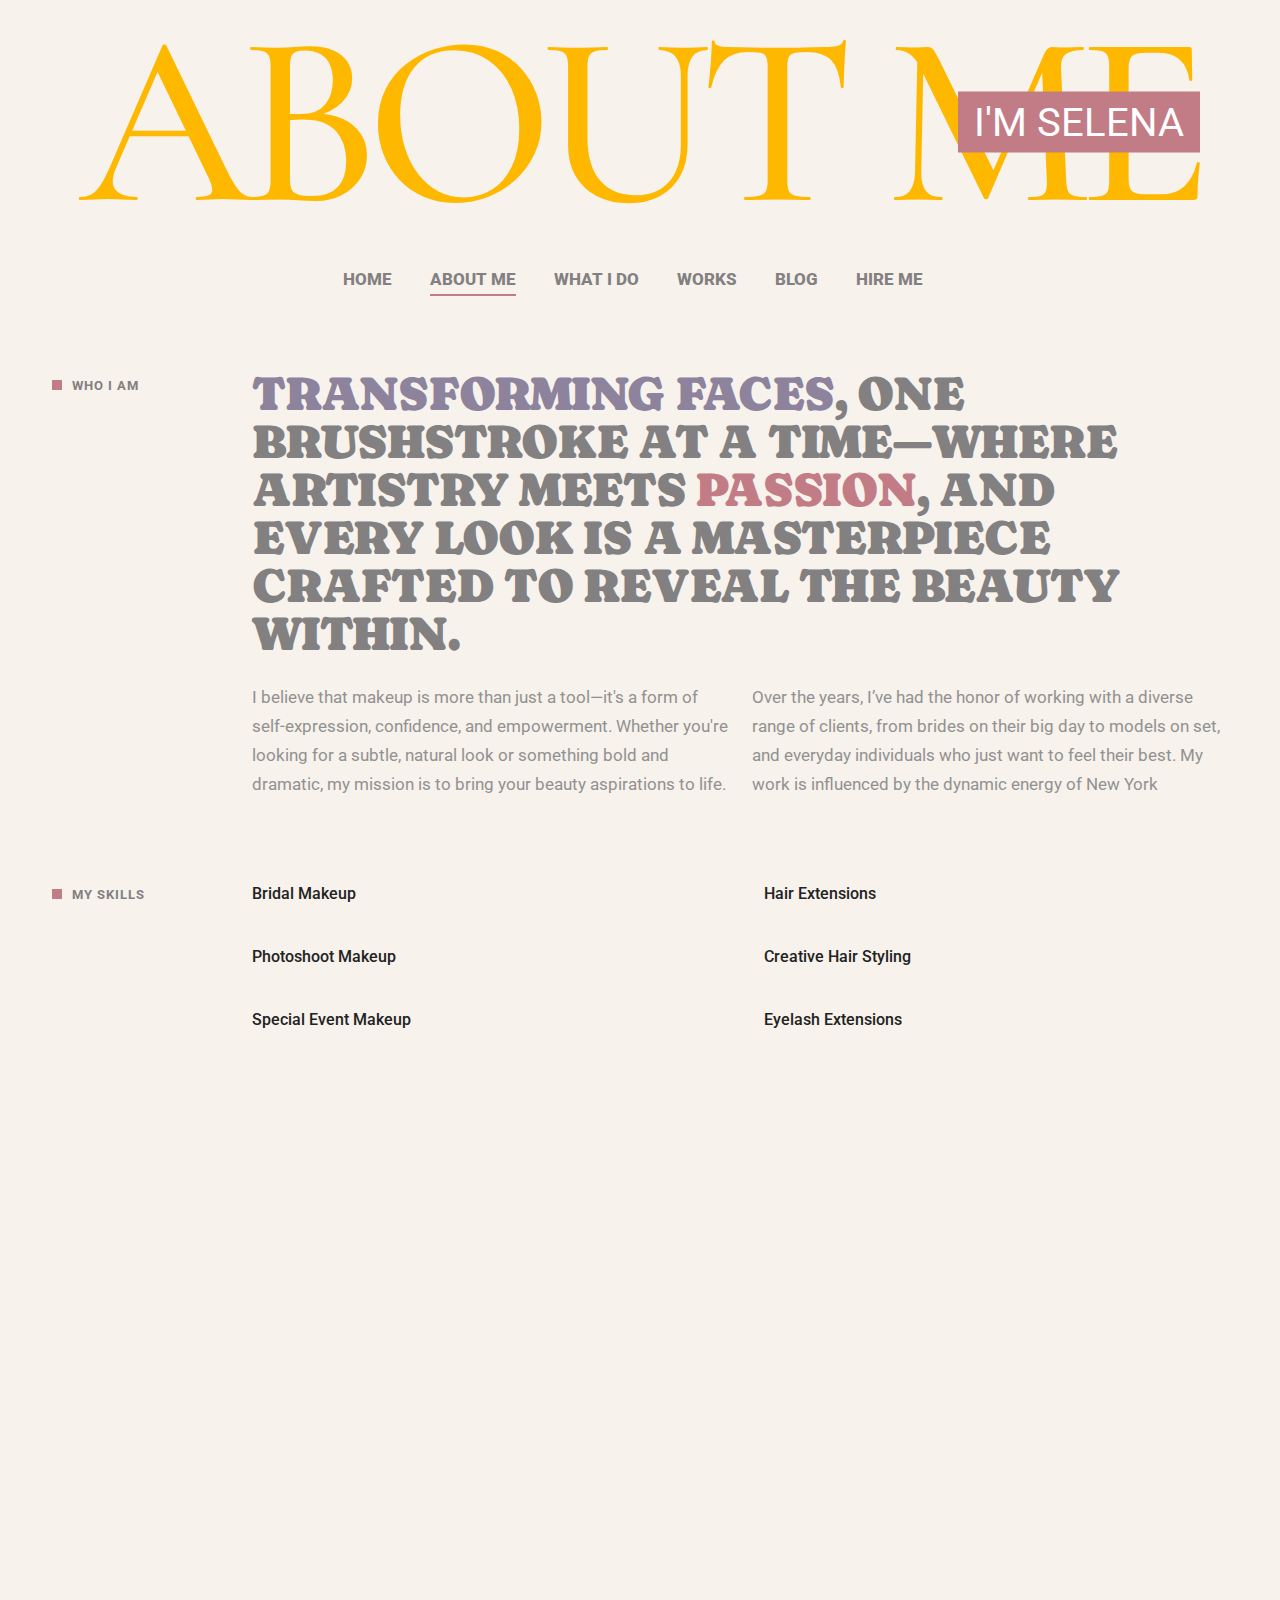
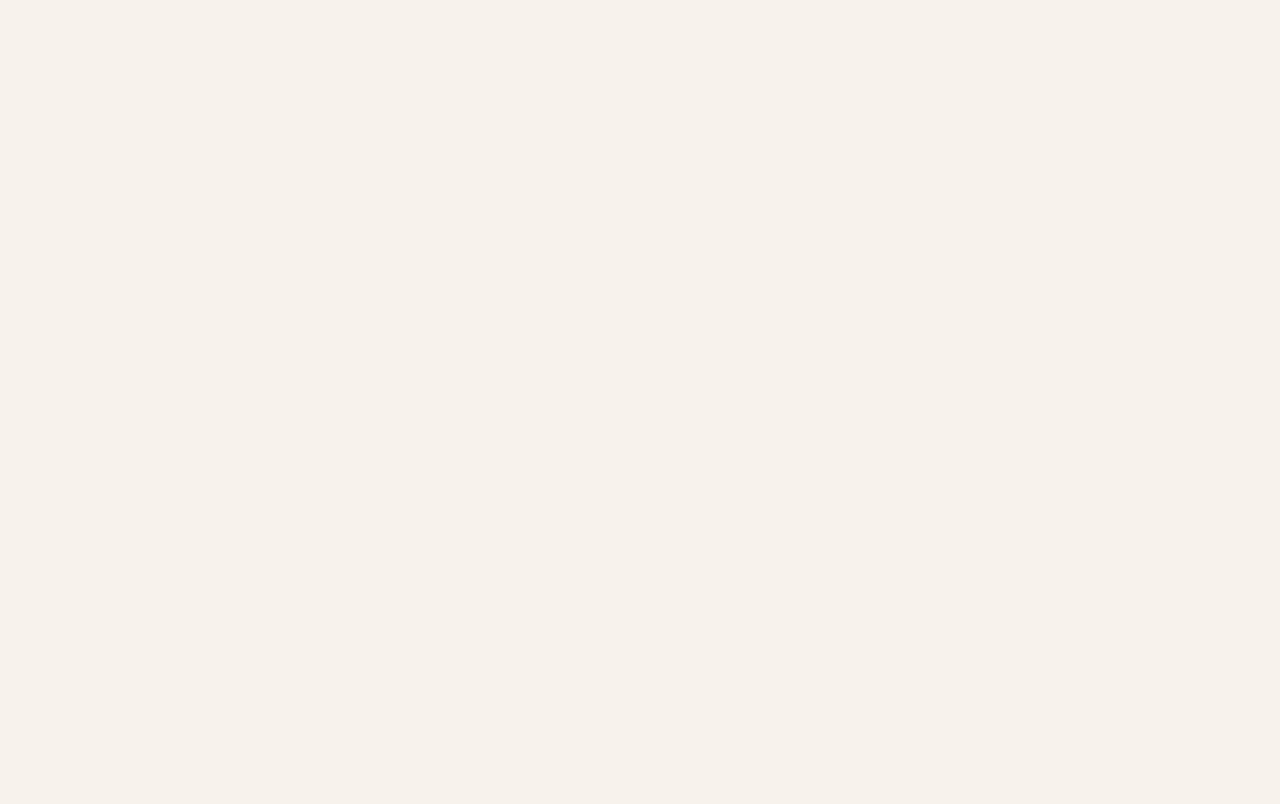
<file: 03_about.html>
<!DOCTYPE html>
<html lang="en">

<head>
    <title>Selena Hair and Makeup Artist</title>
    <link rel="icon" href="03_images/icon.webp" type="image/gif" sizes="16x16">
    <meta content="text/html;charset=utf-8" http-equiv="Content-Type">
    <meta content="width=device-width, initial-scale=1.0" name="viewport" >
    <meta content="" name="description" >
    <meta content="" name="keywords" >
    <meta content="" name="author" >
    <!-- CSS Files
    ================================================== -->
    <link href="css/bootstrap.min.css" rel="stylesheet" type="text/css" id="bootstrap">
    <link href="css/plugins.css" rel="stylesheet" type="text/css" >
    <link href="css/style.css" rel="stylesheet" type="text/css" >
    <link href="css/coloring.css" rel="stylesheet" type="text/css" >
    <!-- color scheme -->
    <link id="colors" href="css/colors/scheme-02.css" rel="stylesheet" type="text/css" >
     <!-- color scheme -->
    <link href="css/03_custom.css" rel="stylesheet" type="text/css" >
</head>

<body>
    <div id="wrapper">
        <div class="float-text show-on-scroll">
            <span><a href="#">Scroll to top</a></span>
        </div>
        <div class="scrollbar-v show-on-scroll"></div>
        
        <!-- page preloader begin -->
        <div id="de-loader"></div>
        <!-- page preloader close -->

        <!-- content begin -->
        <div class="no-bottom no-top" id="content">

            <div id="top"></div>

            <section class="no-top">

                <div class="text-fit-wrapper">
                    <div class="relative">
                        <h1 class="text-fit wow">About Me</h1>
                        <div class="abs abs-middle end-0 bg-color-1 text-white p-3 fs-40 text-uppercase xs-hide wow fadeIn" data-wow-delay=".5s">I'm Selena</div>
                    </div>
                    <div class="d-menu-1 wow" data-wow-delay=".3s">
                        <ul>
                            <li><a href="03_index.html">Home</a></li>
                            <li class="active"><a href="03_about.html">About Me</a></li>
                            <li><a href="03_services.html">What I Do</a></li>
                            <li><a href="03_works.html">Works</a></li>
                            <li><a href="03_blog.html">Blog</a></li>
                            <li><a href="03_contact.html">Hire Me</a></li>
                        </ul>
                    </div>
                </div>
            </section>

            <section class="no-top">
                <div class="container">
                    <div class="row">
                        <div class="col-lg-2">
                            <div class="subtitle wow fadeInUp" data-wow-delay=".3s">Who I Am</div>
                        </div>
                        <div class="col-lg-10">                            
                            <h2 class="lh-1  wow fadeInUp" data-wow-delay=".4s"><span class="color-2">Transforming faces</span>, one brushstroke at a time—where artistry meets <span class="color-1">passion</span>, and every look is a masterpiece crafted to reveal the beauty within.</h2>
                            <div class="row g-4 wow fadeInUp" data-wow-delay=".5s">
                                <div class="col-sm-6">
                                    <p>I believe that makeup is more than just a tool—it's a form of self-expression, confidence, and empowerment. Whether you're looking for a subtle, natural look or something bold and dramatic, my mission is to bring your beauty aspirations to life.</p>
                                </div>

                                <div class="col-sm-6">
                                    <p>Over the years, I’ve had the honor of working with a diverse range of clients, from brides on their big day to models on set, and everyday individuals who just want to feel their best. My work is influenced by the dynamic energy of New York</p>
                                </div>
                            </div>

                        </div>
                    </div>
                </div>
            </section>

            <section class="no-top">
                <div class="container">
                    <div class="row g-4">
                        <div class="col-lg-2">
                            <div class="subtitle wow fadeInUp" data-wow-delay=".3s">My Skills</div>
                        </div>
                        <div class="col-lg-10">                            
                            <div class="row g-4 gx-5">
                                <div class="col-md-6 wow fadeInRight" data-wow-delay=".4s">
                                    <div class="d-skills-bar">
                                      <div class="d-bar">
                                        <div class="d-skill" data-value="85%">
                                            <div class="d-info">
                                              <span>Bridal Makeup</span>
                                            </div>
                                            <div class="d-progress-line"><span class="d-fill-line"></span></div>
                                        </div>

                                        <div class="d-skill" data-value="70%">
                                            <div class="d-info">
                                              <span>Photoshoot Makeup</span>
                                            </div>
                                            <div class="d-progress-line"><span class="d-fill-line"></span></div>
                                        </div>

                                        <div class="d-skill" data-value="82%">
                                            <div class="d-info">
                                              <span>Special Event Makeup</span>
                                            </div>
                                            <div class="d-progress-line"><span class="d-fill-line"></span></div>
                                        </div>

                                    </div>
                                </div>
                            </div>

                            <div class="col-md-6 wow fadeInRight" data-wow-delay=".5s">
                                <div class="d-skills-bar">
                                    <div class="d-bar">
                                        <div class="d-skill" data-value="62%">
                                            <div class="d-info">
                                              <span>Hair Extensions</span>
                                            </div>
                                            <div class="d-progress-line"><span class="d-fill-line"></span></div>
                                        </div>

                                        <div class="d-skill" data-value="90%">
                                            <div class="d-info">
                                              <span>Creative Hair Styling</span>
                                            </div>
                                            <div class="d-progress-line"><span class="d-fill-line"></span></div>
                                        </div>

                                        <div class="d-skill" data-value="85%">
                                            <div class="d-info">
                                              <span>Eyelash Extensions</span>
                                            </div>
                                            <div class="d-progress-line"><span class="d-fill-line"></span></div>
                                        </div>
                                    </div>
                                </div>
                            </div>

                        </div>
                    </div>
                </div>
            </section>

            <section class="no-top">
                <div class="container">
                    <div class="row g-4">
                        <div class="col-lg-2">
                            <div class="subtitle wow fadeInUp" data-wow-delay=".3s">Experiences</div>
                        </div>
                        <div class="col-lg-10">                            
                            <div class="row g-4">
                                <div class="col-md-4 wow fadeInRight" data-wow-delay=".4s">
                                    <div class="fw-600 fs-14 color-1 mb-2">2022 – Present</div>
                                    <h3 class="fs-20">Lead Makeup Artist</h3>
                                    <p>Bella Beauty Studio</p>
                                </div>

                                <div class="col-md-4 wow fadeInRight" data-wow-delay=".5s">
                                    <div class="fw-600 fs-14 color-1 mb-2">2018 - 2022</div>
                                    <h3 class="fs-20">Senior Makeup Artist</h3>
                                    <p>Lovely Productions</p>
                                </div>

                                <div class="col-md-4 wow fadeInRight" data-wow-delay=".6s">
                                    <div class="fw-600 fs-14 color-1 mb-2">2016 - 2018</div>
                                    <h3 class="fs-20">Makeup Artist Assistant</h3>
                                    <p>Glamour Artistry</p>
                                </div>
                            </div>
                        </div>
                    </div>
                </div>
            </section>

            <section class="no-top">
                <div class="container">
                    <div class="row g-4">
                        <div class="col-lg-2">
                            <div class="subtitle wow fadeInUp" data-wow-delay=".3s">Education</div>
                        </div>
                        <div class="col-lg-10">                            
                            <div class="row g-4">
                                <div class="col-md-4 wow fadeInRight" data-wow-delay=".4s">
                                    <div class="fw-600 fs-14 color-1 mb-2">2018</div>
                                    <h3 class="fs-20">Masterclass in Bridal Makeup</h3>
                                    <p>Pat McGrath Labs</p>
                                </div>

                                <div class="col-md-4 wow fadeInRight" data-wow-delay=".5s">
                                    <div class="fw-600 fs-14 color-1 mb-2">2014</div>
                                    <h3 class="fs-20">Bachelor of Arts in Fine Arts</h3>
                                    <p>University of California</p>
                                </div>

                                <div class="col-md-4 wow fadeInRight" data-wow-delay=".6s">
                                    <div class="fw-600 fs-14 color-1 mb-2">2011</div>
                                    <h3 class="fs-20">Certificate in Advanced Special Effects Makeup</h3>
                                    <p>Cinema Makeup School</p>
                                </div>
                            </div>
                        </div>
                    </div>
                </div>
            </section>

            <section class="no-top">
                <div class="container">
                    <div class="row g-4">
                        <div class="col-lg-2">
                            <div class="subtitle wow fadeInUp" data-wow-delay=".3s">What They Says</div>
                        </div>
                        <div class="col-lg-10">                            
                            <div class="owl-3-cols-dots owl-carousel owl-theme wow fadeInUp" data-wow-delay=".4s">
                                <div class="item">
                                    <div class="de_testi s2">
                                        <blockquote>
                                            <div class="de_testi_by">
                                                <img class="circle" alt="" src="03_images/testimonial/1.webp"> <div>Emily Rose Parker<span>Customer</span></div>
                                            </div>
                                            <p>"I was blown away by their talent! The makeup was exactly what I wanted—glamorous but still natural—and my hair was absolutely stunning. I received compliments all night! I would highly recommend Selena to anyone looking for a top-notch stylist."
                                            </p>
                                        </blockquote>
                                    </div>
                                </div>
                                <div class="item">
                                    <div class="de_testi s2">
                                        <blockquote>
                                            <div class="de_testi_by">
                                                <img class="circle" alt="" src="03_images/testimonial/2.webp"> <div>Jessica Lynn Johnson<span>Customer</span></div>
                                            </div>
                                            <p>"I was blown away by their talent! The makeup was exactly what I wanted—glamorous but still natural—and my hair was absolutely stunning. I received compliments all night! I would highly recommend Selena to anyone looking for a top-notch stylist."
                                            </p>
                                        </blockquote>
                                    </div>
                                </div>
                                <div class="item">
                                    <div class="de_testi s2">
                                        <blockquote>
                                            <div class="de_testi_by">
                                                <img class="circle" alt="" src="03_images/testimonial/3.webp"> <div>Ashley Marie Thompson<span>Customer</span></div>
                                            </div>
                                            <p>"I was blown away by their talent! The makeup was exactly what I wanted—glamorous but still natural—and my hair was absolutely stunning. I received compliments all night! I would highly recommend Selena to anyone looking for a top-notch stylist."
                                            </p>
                                        </blockquote>
                                    </div>
                                </div>
                                <div class="item">
                                    <div class="de_testi s2">
                                        <blockquote>
                                            <div class="de_testi_by">
                                                <img class="circle" alt="" src="03_images/testimonial/4.webp"> <div>Sarah Elizabeth Davis<span>Customer</span></div>
                                            </div>
                                            <p>"I was blown away by their talent! The makeup was exactly what I wanted—glamorous but still natural—and my hair was absolutely stunning. I received compliments all night! I would highly recommend Selena to anyone looking for a top-notch stylist."
                                            </p>
                                        </blockquote>
                                    </div>
                                </div>
                                <div class="item">
                                    <div class="de_testi s2">
                                        <blockquote>
                                            <div class="de_testi_by">
                                                <img class="circle" alt="" src="03_images/testimonial/5.webp"> <div>Megan Nicole Anderson
<span>Customer</span></div>
                                            </div>
                                            <p>"I was blown away by their talent! The makeup was exactly what I wanted—glamorous but still natural—and my hair was absolutely stunning. I received compliments all night! I would highly recommend Selena to anyone looking for a top-notch stylist."
                                            </p>
                                        </blockquote>
                                    </div>
                                </div>
                                <div class="item">
                                    <div class="de_testi s2">
                                        <blockquote>
                                            <div class="de_testi_by">
                                                <img class="circle" alt="" src="03_images/testimonial/1.webp"> <div>Jennifer Ann Harris<span>Customer</span></div>
                                            </div>
                                            <p>"I was blown away by their talent! The makeup was exactly what I wanted—glamorous but still natural—and my hair was absolutely stunning. I received compliments all night! I would highly recommend Selena to anyone looking for a top-notch stylist."
                                            </p>
                                        </blockquote>
                                    </div>
                                </div>
                            </div>
                        </div>
                    </div>
                </div>
            </section>

            <section class="no-top">
                <div class="container">
                    <div class="row g-4">
                        <div class="col-md-3 col-sm-6 mb-sm-30">
                            <div class="de_count text-center fs-15 wow fadeInRight" data-wow-delay=".0s">
                                <h3 class="fs-48 mb-1"><span class="timer color-1" data-to="8240" data-speed="3000">0</span></h3>
                                <div class="fs-15">Hours of Works</div>
                            </div>
                        </div>
                        <div class="col-md-3 col-sm-6 mb-sm-30">
                            <div class="de_count text-center fs-15 wow fadeInRight" data-wow-delay=".2s">
                                <h3 class="fs-48 mb-1"><span class="timer color-1" data-to="315" data-speed="3000">0</span></h3>
                                <div class="fs-15">Projects Done</div>
                            </div>
                        </div>
                        <div class="col-md-3 col-sm-6 mb-sm-30">
                            <div class="de_count text-center fs-15 wow fadeInRight" data-wow-delay=".4s">
                                <h3 class="fs-48 mb-1"><span class="timer color-1" data-to="250" data-speed="3000">0</span></h3>
                                <div class="fs-15">Satisfied Customers</div>
                            </div>
                        </div>
                        <div class="col-md-3 col-sm-6 mb-sm-30">
                            <div class="de_count text-center fs-15 wow fadeInRight" data-wow-delay=".6s">
                                <h3 class="fs-48 mb-1"><span class="timer color-1" data-to="32" data-speed="3000">0</span></h3>
                                <div class="fs-15">Awards Winning</div>
                            </div>
                        </div>
                    </div>
                </div>
            </section>

        </div>
        <!-- content close -->
        
        <!-- footer begin -->
        <footer>
            <div class="container-fluid">
                <div class="px-2">
                    <div class="row g-4 align-items-center">
                        <div class="col-lg-6">
                            <div class="d-menu-1 wow" data-wow-delay=".3s">
                                <ul>
                                    <li><a href="#">Facebook</a></li>
                                    <li><a href="#">Twitter</a></li>
                                    <li><a href="#">Instagram</a></li>
                                </ul>

                                <p class="no-bottom">All Right Reserved<br>Template By Designesia</p>

                            </div>
                        </div>

                        <div class="col-lg-6 text-lg-end">
                            <a href="03_contact.html">
                                <h2 class="fs-84 fw-800 pe-3 shuffle wow fadeInLeft" data-wow-delay=".3s">Let's Talk</h2>
                            </a>
                        </div>
                    </div>
                </div>
            </div>
        </footer>
        <!-- footer close -->
    </div>


    <!-- Javascript Files
    ================================================== -->
    <script src="js/plugins.js"></script>
    <script src="js/designesia.js"></script>

</body>
</html>
</file>
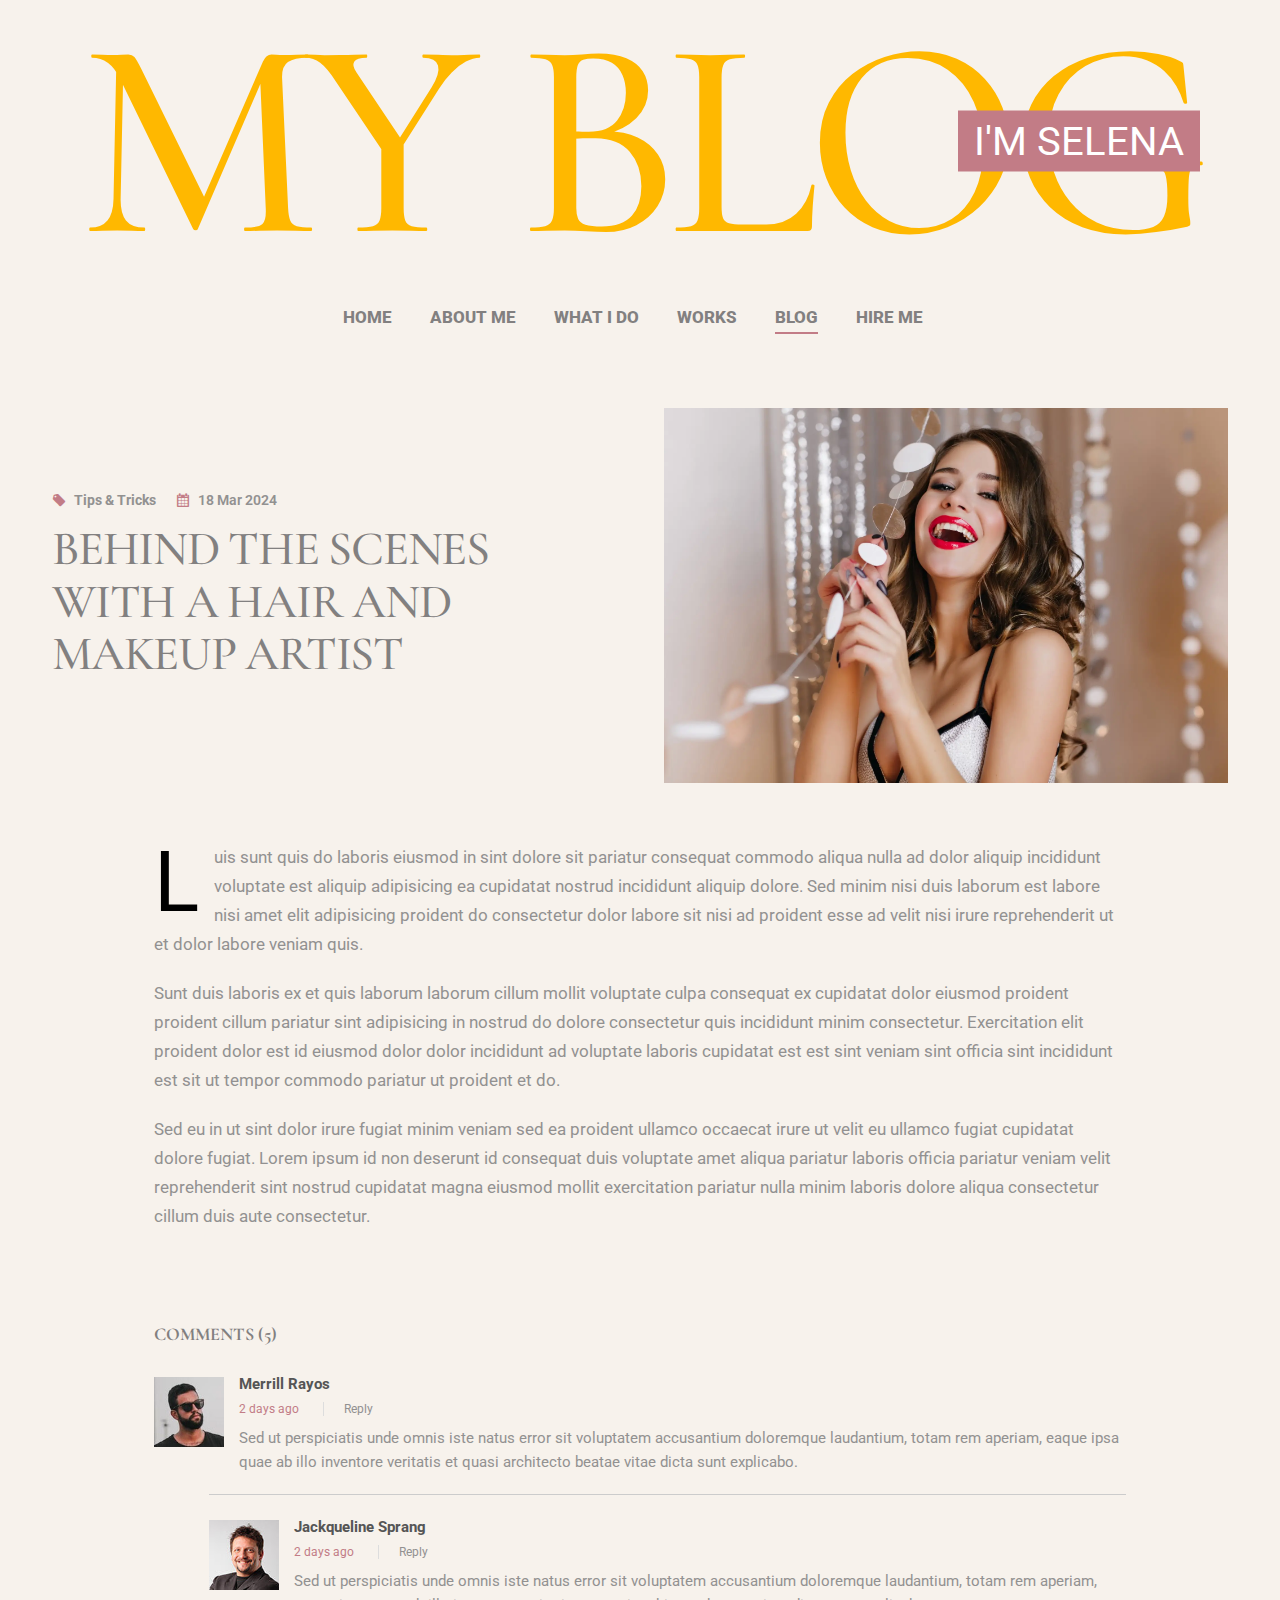
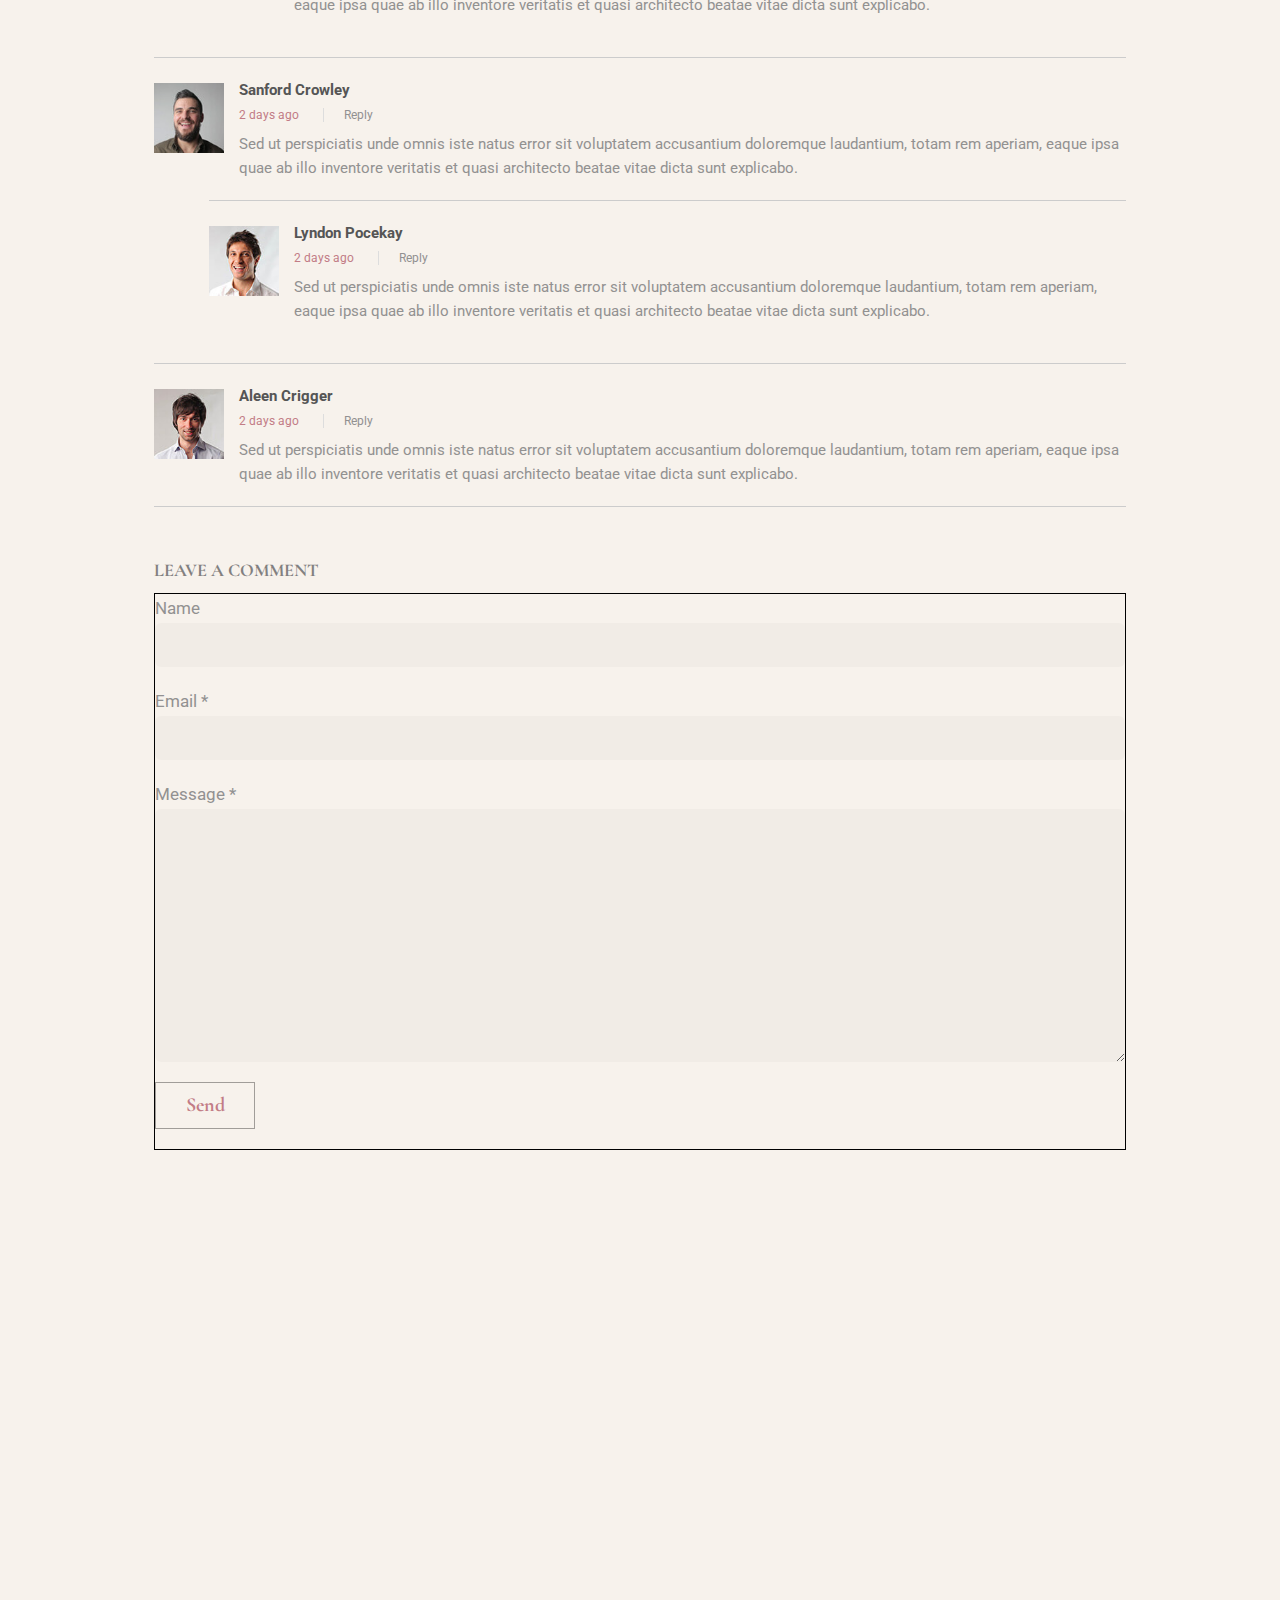
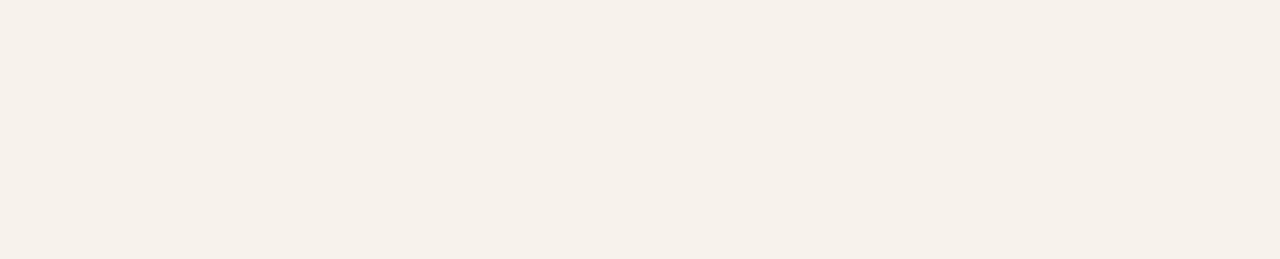
<file: 03_blog-single.html>
<!DOCTYPE html>
<html lang="en">

<head>
    <title>Selena Hair and Makeup Artist</title>
    <link rel="icon" href="03_images/icon.webp" type="image/gif" sizes="16x16">
    <meta content="text/html;charset=utf-8" http-equiv="Content-Type">
    <meta content="width=device-width, initial-scale=1.0" name="viewport" >
    <meta content="" name="description" >
    <meta content="" name="keywords" >
    <meta content="" name="author" >
    <!-- CSS Files
    ================================================== -->
    <link href="css/bootstrap.min.css" rel="stylesheet" type="text/css" id="bootstrap">
    <link href="css/plugins.css" rel="stylesheet" type="text/css" >
    <link href="css/style.css" rel="stylesheet" type="text/css" >
    <link href="css/coloring.css" rel="stylesheet" type="text/css" >
    <!-- color scheme -->
    <link id="colors" href="css/colors/scheme-02.css" rel="stylesheet" type="text/css" >
     <!-- color scheme -->
    <link href="css/03_custom.css" rel="stylesheet" type="text/css" >
</head>

<body>
    <div id="wrapper">
        <div class="float-text show-on-scroll">
            <span><a href="#">Scroll to top</a></span>
        </div>
        <div class="scrollbar-v show-on-scroll"></div>
        
        <!-- page preloader begin -->
        <div id="de-loader"></div>
        <!-- page preloader close -->

        <!-- content begin -->
        <div class="no-bottom no-top" id="content">

            <div id="top"></div>

            <section class="no-top">

                <div class="text-fit-wrapper">
                    <div class="relative">
                        <h1 class="text-fit wow">My Blog</h1>
                        <div class="abs abs-middle end-0 bg-color-1 text-white p-3 fs-40 text-uppercase xs-hide wow fadeIn" data-wow-delay=".5s">I'm Selena</div>
                    </div>
                    <div class="d-menu-1 wow" data-wow-delay=".3s">
                        <ul>
                            <li><a href="03_index.html">Home</a></li>
                            <li><a href="03_about.html">About Me</a></li>
                            <li><a href="03_services.html">What I Do</a></li>
                            <li><a href="03_works.html">Works</a></li>
                            <li class="active"><a href="03_blog.html">Blog</a></li>
                            <li><a href="03_contact.html">Hire Me</a></li>
                        </ul>
                    </div>
                </div>
            </section>

            <section class="no-top">
                <div class="container">
                    <div class="row g-4 gx-5 align-items-center">
                    <div class="col-lg-6">
                        <div class="mb-2">
                            <div class="d-inline fs-14 fw-bold me-3"><i class="icofont-tag id-color me-2"></i>Tips &amp; Tricks</div>
                            <div class="d-inline fs-14 fw-600"><i class="icofont-ui-calendar id-color me-2"></i>18 Mar 2024</div>
                        </div>
                        <h2>Behind the Scenes with a Hair and Makeup Artist</h2>
                    </div>

                    <div class="col-lg-6">
                        <img src="03_images/blog/single-1.webp" class="img-fluid" alt="">
                    </div>
                </div>
                </div>
            </section>

            <section class="no-top">
                <div class="container">
                    <div class="row g-4 gx-5">
                        <div class="col-lg-10 offset-lg-1">
                            <div class="blog-read">

                                <div class="post-text">
                                    <p><span class="dropcap">L</span>uis sunt quis do laboris eiusmod in sint dolore sit pariatur consequat commodo aliqua nulla ad dolor aliquip incididunt voluptate est aliquip adipisicing ea cupidatat nostrud incididunt aliquip dolore. Sed minim nisi duis laborum est labore nisi amet elit adipisicing proident do consectetur dolor labore sit nisi ad proident esse ad velit nisi irure reprehenderit ut et dolor labore veniam quis.</p>

                                    <p>Sunt duis laboris ex et quis laborum laborum cillum mollit voluptate culpa consequat ex cupidatat dolor eiusmod proident proident cillum pariatur sint adipisicing in nostrud do dolore consectetur quis incididunt minim consectetur. Exercitation elit proident dolor est id eiusmod dolor dolor incididunt ad voluptate laboris cupidatat est est sint veniam sint officia sint incididunt est sit ut tempor commodo pariatur ut proident et do.</p>

                                    <p>Sed eu in ut sint dolor irure fugiat minim veniam sed ea proident ullamco occaecat irure ut velit eu ullamco fugiat cupidatat dolore fugiat. Lorem ipsum id non deserunt id consequat duis voluptate amet aliqua pariatur laboris officia pariatur veniam velit reprehenderit sint nostrud cupidatat magna eiusmod mollit exercitation pariatur nulla minim laboris dolore aliqua consectetur cillum duis aute consectetur.</p>

                                </div>

                            </div>

                            <div class="spacer-single"></div>

                            <div id="blog-comment">
                                <h4>Comments (5)</h4>

                                <div class="spacer-half"></div>

                                <ol>
                                    <li>
                                        <div class="avatar">
                                            <img src="images/testimonial/1.webp" alt="" ></div>
                                        <div class="comment-info">
                                            <span class="c_name">Merrill Rayos</span>
                                            <span class="c_date id-color">2 days ago</span>
                                            <span class="c_reply"><a href="#">Reply</a></span>
                                            <div class="clearfix"></div>
                                        </div>

                                        <div class="comment">Sed ut perspiciatis unde omnis iste natus error sit voluptatem accusantium doloremque laudantium, totam rem aperiam, eaque ipsa quae ab illo inventore veritatis et quasi architecto beatae vitae dicta sunt explicabo.</div>
                                        <ol>
                                            <li>
                                                <div class="avatar">
                                                    <img src="images/testimonial/2.webp" alt="" ></div>
                                                <div class="comment-info">
                                                    <span class="c_name">Jackqueline Sprang</span>
                                                    <span class="c_date id-color">2 days ago</span>
                                                    <span class="c_reply"><a href="#">Reply</a></span>
                                                    <div class="clearfix"></div>
                                                </div>
                                                <div class="comment">Sed ut perspiciatis unde omnis iste natus error sit voluptatem accusantium doloremque laudantium, totam rem aperiam, eaque ipsa quae ab illo inventore veritatis et quasi architecto beatae vitae dicta sunt
                                                    explicabo.</div>
                                            </li>
                                        </ol>
                                    </li>

                                    <li>
                                        <div class="avatar">
                                            <img src="images/testimonial/3.webp" alt="" ></div>
                                        <div class="comment-info">
                                            <span class="c_name">Sanford Crowley</span>
                                            <span class="c_date id-color">2 days ago</span>
                                            <span class="c_reply"><a href="#">Reply</a></span>
                                            <div class="clearfix"></div>
                                        </div>
                                        <div class="comment">Sed ut perspiciatis unde omnis iste natus error sit voluptatem accusantium doloremque laudantium, totam rem aperiam, eaque ipsa quae ab illo inventore veritatis et quasi architecto beatae vitae dicta sunt explicabo.</div>
                                        <ol>
                                            <li>
                                                <div class="avatar">
                                                    <img src="images/testimonial/4.webp" alt="" ></div>
                                                <div class="comment-info">
                                                    <span class="c_name">Lyndon Pocekay</span>
                                                    <span class="c_date id-color">2 days ago</span>
                                                    <span class="c_reply"><a href="#">Reply</a></span>
                                                    <div class="clearfix"></div>
                                                </div>
                                                <div class="comment">Sed ut perspiciatis unde omnis iste natus error sit voluptatem accusantium doloremque laudantium, totam rem aperiam, eaque ipsa quae ab illo inventore veritatis et quasi architecto beatae vitae dicta sunt
                                                    explicabo.</div>
                                            </li>
                                        </ol>
                                    </li>

                                    <li>
                                        <div class="avatar">
                                            <img src="images/testimonial/5.webp" alt="" ></div>
                                        <div class="comment-info">
                                            <span class="c_name">Aleen Crigger</span>
                                            <span class="c_date id-color">2 days ago</span>
                                            <span class="c_reply"><a href="#">Reply</a></span>

                                            <div class="clearfix"></div>
                                        </div>
                                        <div class="comment">Sed ut perspiciatis unde omnis iste natus error sit voluptatem accusantium doloremque laudantium, totam rem aperiam, eaque ipsa quae ab illo inventore veritatis et quasi architecto beatae vitae dicta sunt explicabo.</div>
                                    </li>
                                </ol>

                                <div class="spacer-single"></div>

                                <div id="comment-form-wrapper">
                                    <h4>Leave a Comment</h4>
                                    <div class="comment_form_holder">
                                        <form id="contact_form" class="form-border" name="form1" method="post" action="#">

                                            <label>Name</label>
                                            <input type="text" name="name" id="name" class="form-control no-border" >

                                            <label>Email <span class="req">*</span></label>
                                            <input type="text" name="email" id="email" class="form-control no-border" >
                                            <div id="error_email" class="error">Please check your email</div>

                                            <label>Message <span class="req">*</span></label>
                                            <textarea cols="10" rows="10" name="message" id="message" class="form-control no-border"></textarea>
                                            <div id="error_message" class="error">Please check your message</div>
                                            <div id="mail_success" class="success">Thank you. Your message has been sent.</div>
                                            <div id="mail_failed" class="error">Error, email not sent</div>

                                            <p id="btnsubmit">
                                                <input type="submit" id="send" value="Send" class="btn-line w-100px" ></p>
                                        </form>
                                    </div>
                                </div>
                            </div>
                        </div>
                    </div>
                </div>
            </section>

            <section class="no-top">
                <div class="container">
                    <div class="row">
                        <div class="col-lg-2">
                            <div class="subtitle wow fadeInUp" data-wow-delay=".3s">Related Post</div>
                        </div>
                        <div class="col-lg-10 wow fadeInUp" data-wow-delay=".4s">                            
                            <div class="row g-4">

                                <div class="col-lg-6">
                                    <div class="relative">
                                        <div class="row g-4 align-items-center">
                                            <div class="col-sm-3">
                                                <div class="post-image">
                                                    <img alt="" src="03_images/blog/1.webp" class="lazy">
                                                </div>
                                            </div>

                                            <div class="col-sm-9">
                                                <div class="mb-2">
                                                    <div class="d-inline fs-14 me-3"><i class="icofont-tag color-1 me-2"></i>Tips &amp; Tricks</div>
                                                    <div class="d-inline fs-14"><i class="icofont-ui-calendar color-1 me-2"></i>18 Mar 2024</div>
                                                </div>
                                                <h4><a href="03_blog-single.html">Hair and Makeup Tips for Every Occasion</a></h4>
                                            </div>
                                        </div>
                                    </div>
                                </div>

                                <div class="col-lg-6">
                                    <div class="relative">
                                        <div class="row g-4 align-items-center">
                                            <div class="col-sm-3">
                                                <div class="post-image">
                                                    <img alt="" src="03_images/blog/2.webp" class="lazy">
                                                </div>
                                            </div>

                                            <div class="col-sm-9">
                                                <div class="mb-2">
                                                    <div class="d-inline fs-14 me-3"><i class="icofont-tag color-1 me-2"></i>Tips &amp; Tricks</div>
                                                    <div class="d-inline fs-14"><i class="icofont-ui-calendar color-1 me-2"></i>18 Mar 2024</div>
                                                </div>
                                                <h4><a href="03_blog-single.html">Behind the Scenes with a Hair and Makeup Artist</a></h4>
                                            </div>
                                        </div>
                                    </div>
                                </div>

                                <div class="col-lg-6">
                                    <div class="relative">
                                        <div class="row g-4 align-items-center">
                                            <div class="col-sm-3">
                                                <div class="post-image">
                                                    <img alt="" src="03_images/blog/3.webp" class="lazy">
                                                </div>
                                            </div>

                                            <div class="col-sm-9">
                                                <div class="mb-2">
                                                    <div class="d-inline fs-14 me-3"><i class="icofont-tag color-1 me-2"></i>Tips &amp; Tricks</div>
                                                    <div class="d-inline fs-14"><i class="icofont-ui-calendar color-1 me-2"></i>18 Mar 2024</div>
                                                </div>
                                                <h4><a href="03_blog-single.html">Creating Timeless Looks with Hair and Makeup</a></h4>
                                            </div>
                                        </div>
                                    </div>
                                </div>

                                <div class="col-lg-6">
                                    <div class="relative">
                                        <div class="row g-4 align-items-center">
                                            <div class="col-sm-3">
                                                <div class="post-image">
                                                    <img alt="" src="03_images/blog/4.webp" class="lazy">
                                                </div>
                                            </div>

                                            <div class="col-sm-9">
                                                <div class="mb-2">
                                                    <div class="d-inline fs-14 me-3"><i class="icofont-tag color-1 me-2"></i>Tips &amp; Tricks</div>
                                                    <div class="d-inline fs-14"><i class="icofont-ui-calendar color-1 me-2"></i>18 Mar 2024</div>
                                                </div>
                                                <h4><a href="03_blog-single.html">Day to Night Hair and Makeup Transformations</a></h4>
                                            </div>
                                        </div>
                                    </div>
                                </div>

                                <div class="col-lg-6">
                                    <div class="relative">
                                        <div class="row g-4 align-items-center">
                                            <div class="col-sm-3">
                                                <div class="post-image">
                                                    <img alt="" src="03_images/blog/5.webp" class="lazy">
                                                </div>
                                            </div>

                                            <div class="col-sm-9">
                                                <div class="mb-2">
                                                    <div class="d-inline fs-14 me-3"><i class="icofont-tag color-1 me-2"></i>Tips &amp; Tricks</div>
                                                    <div class="d-inline fs-14"><i class="icofont-ui-calendar color-1 me-2"></i>18 Mar 2024</div>
                                                </div>
                                                <h4><a href="03_blog-single.html">The Ultimate Hair and Makeup Artist Toolkit</a></h4>
                                            </div>
                                        </div>
                                    </div>
                                </div>

                                <div class="col-lg-6">
                                    <div class="relative">
                                        <div class="row g-4 align-items-center">
                                            <div class="col-sm-3">
                                                <div class="post-image">
                                                    <img alt="" src="03_images/blog/6.webp" class="lazy">
                                                </div>
                                            </div>

                                            <div class="col-sm-9">
                                                <div class="mb-2">
                                                    <div class="d-inline fs-14 me-3"><i class="icofont-tag color-1 me-2"></i>Tips &amp; Tricks</div>
                                                    <div class="d-inline fs-14"><i class="icofont-ui-calendar color-1 me-2"></i>18 Mar 2024</div>
                                                </div>
                                                <h4><a href="03_blog-single.html">Innovative Hair and Makeup Looks to Try</a></h4>
                                            </div>
                                        </div>
                                    </div>
                                </div>
                                
                            </div> 
                        </div>
                    </div>
                </div>
            </section>

        </div>
        <!-- content close -->
        
        <!-- footer begin -->
        <footer>
            <div class="container-fluid">
                <div class="px-2">
                    <div class="row g-4 align-items-center">
                        <div class="col-lg-6">
                            <div class="d-menu-1 wow" data-wow-delay=".3s">
                                <ul>
                                    <li><a href="#">Facebook</a></li>
                                    <li><a href="#">Twitter</a></li>
                                    <li><a href="#">Instagram</a></li>
                                </ul>

                                <p class="no-bottom">All Right Reserved<br>Template By Designesia</p>

                            </div>
                        </div>

                        <div class="col-lg-6 text-lg-end">
                            <a href="03_contact.html">
                                <h2 class="fs-84 fw-800 pe-3 shuffle wow fadeInLeft" data-wow-delay=".3s">Let's Talk</h2>
                            </a>
                        </div>
                    </div>
                </div>
            </div>
        </footer>
        <!-- footer close -->
    </div>


    <!-- Javascript Files
    ================================================== -->
    <script src="js/plugins.js"></script>
    <script src="js/designesia.js"></script>

</body>
</html>
</file>
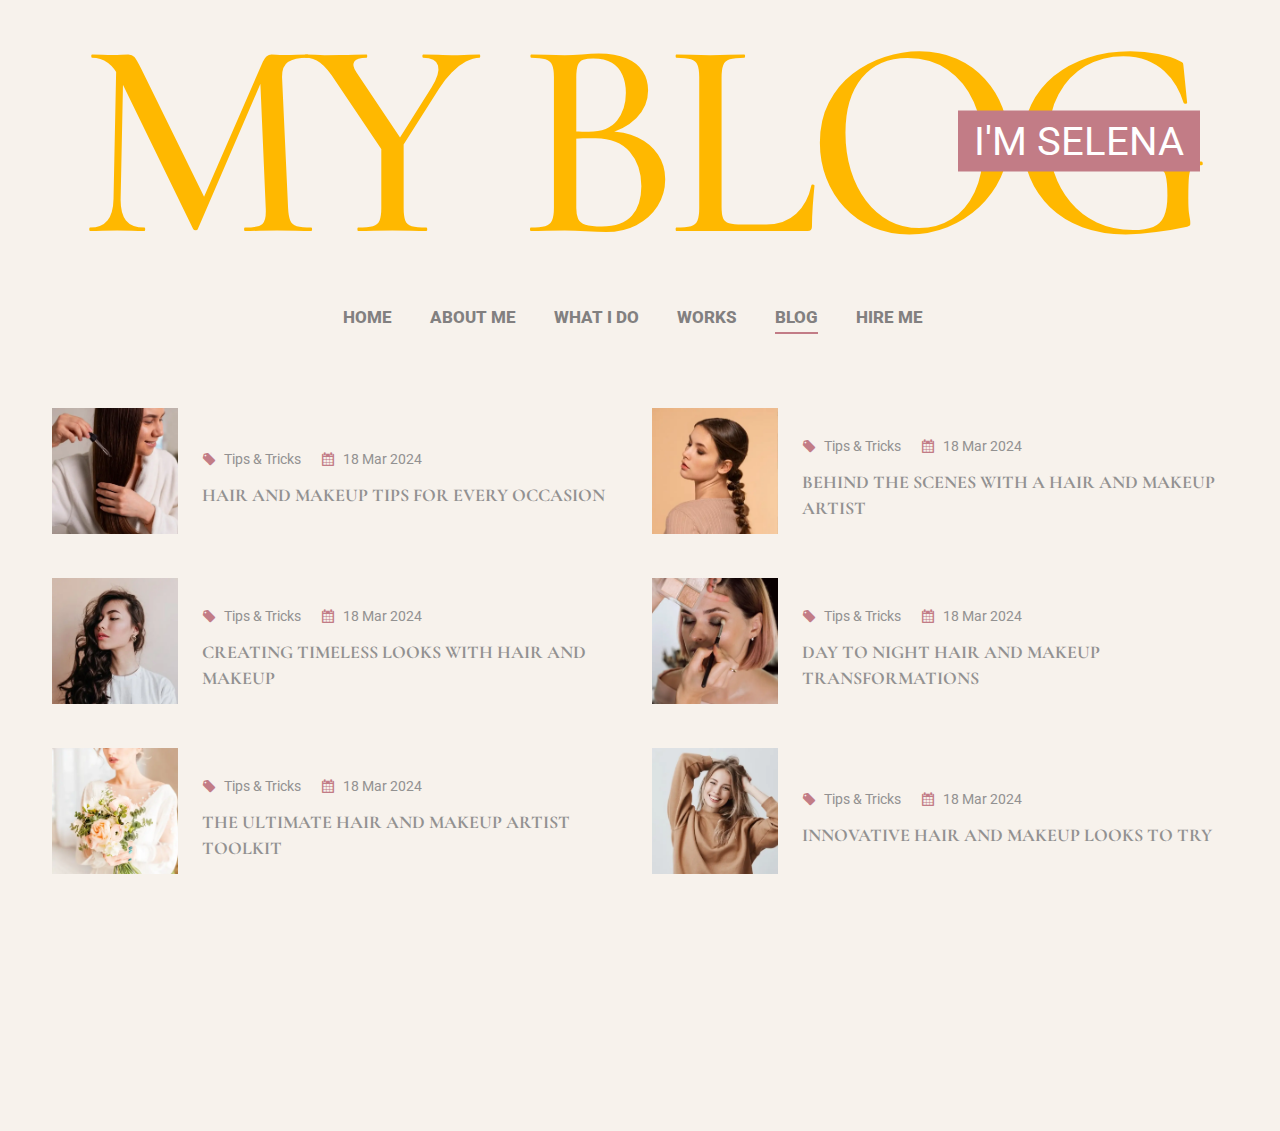
<file: 03_blog.html>
<!DOCTYPE html>
<html lang="en">

<head>
    <title>Selena Hair and Makeup Artist</title>
    <link rel="icon" href="03_images/icon.webp" type="image/gif" sizes="16x16">
    <meta content="text/html;charset=utf-8" http-equiv="Content-Type">
    <meta content="width=device-width, initial-scale=1.0" name="viewport" >
    <meta content="" name="description" >
    <meta content="" name="keywords" >
    <meta content="" name="author" >
    <!-- CSS Files
    ================================================== -->
    <link href="css/bootstrap.min.css" rel="stylesheet" type="text/css" id="bootstrap">
    <link href="css/plugins.css" rel="stylesheet" type="text/css" >
    <link href="css/style.css" rel="stylesheet" type="text/css" >
    <link href="css/coloring.css" rel="stylesheet" type="text/css" >
    <!-- color scheme -->
    <link id="colors" href="css/colors/scheme-02.css" rel="stylesheet" type="text/css" >
     <!-- color scheme -->
    <link href="css/03_custom.css" rel="stylesheet" type="text/css" >
</head>

<body>
    <div id="wrapper">
        <div class="float-text show-on-scroll">
            <span><a href="#">Scroll to top</a></span>
        </div>
        <div class="scrollbar-v show-on-scroll"></div>
        
        <!-- page preloader begin -->
        <div id="de-loader"></div>
        <!-- page preloader close -->

        <!-- content begin -->
        <div class="no-bottom no-top" id="content">

            <div id="top"></div>

            <section class="no-top">

                <div class="text-fit-wrapper">
                    <div class="relative">
                        <h1 class="text-fit wow">My Blog</h1>
                        <div class="abs abs-middle end-0 bg-color-1 text-white p-3 fs-40 text-uppercase xs-hide wow fadeIn" data-wow-delay=".5s">I'm Selena</div>
                    </div>
                    <div class="d-menu-1 wow" data-wow-delay=".3s">
                        <ul>
                            <li><a href="03_index.html">Home</a></li>
                            <li><a href="03_about.html">About Me</a></li>
                            <li><a href="03_services.html">What I Do</a></li>
                            <li><a href="03_works.html">Works</a></li>
                            <li class="active"><a href="03_blog.html">Blog</a></li>
                            <li><a href="03_contact.html">Hire Me</a></li>
                        </ul>
                    </div>
                </div>
            </section>

            <section class="no-top">
                <div class="container">
                    <div class="row g-5">
                        <div class="col-lg-12 wow fadeInUp" data-wow-delay=".3s">                            
                            <div class="row g-4">

                                <div class="col-lg-6">
                                    <div class="relative">
                                        <div class="row g-4 align-items-center">
                                            <div class="col-sm-3">
                                                <div class="post-image">
                                                    <img alt="" src="03_images/blog/1.webp" class="lazy">
                                                </div>
                                            </div>

                                            <div class="col-sm-9">
                                                <div class="mb-2">
                                                    <div class="d-inline fs-14 me-3"><i class="icofont-tag color-1 me-2"></i>Tips &amp; Tricks</div>
                                                    <div class="d-inline fs-14"><i class="icofont-ui-calendar color-1 me-2"></i>18 Mar 2024</div>
                                                </div>
                                                <h4><a href="03_blog-single.html">Hair and Makeup Tips for Every Occasion</a></h4>
                                            </div>
                                        </div>
                                    </div>
                                </div>

                                <div class="col-lg-6">
                                    <div class="relative">
                                        <div class="row g-4 align-items-center">
                                            <div class="col-sm-3">
                                                <div class="post-image">
                                                    <img alt="" src="03_images/blog/2.webp" class="lazy">
                                                </div>
                                            </div>

                                            <div class="col-sm-9">
                                                <div class="mb-2">
                                                    <div class="d-inline fs-14 me-3"><i class="icofont-tag color-1 me-2"></i>Tips &amp; Tricks</div>
                                                    <div class="d-inline fs-14"><i class="icofont-ui-calendar color-1 me-2"></i>18 Mar 2024</div>
                                                </div>
                                                <h4><a href="03_blog-single.html">Behind the Scenes with a Hair and Makeup Artist</a></h4>
                                            </div>
                                        </div>
                                    </div>
                                </div>

                                <div class="col-lg-6">
                                    <div class="relative">
                                        <div class="row g-4 align-items-center">
                                            <div class="col-sm-3">
                                                <div class="post-image">
                                                    <img alt="" src="03_images/blog/3.webp" class="lazy">
                                                </div>
                                            </div>

                                            <div class="col-sm-9">
                                                <div class="mb-2">
                                                    <div class="d-inline fs-14 me-3"><i class="icofont-tag color-1 me-2"></i>Tips &amp; Tricks</div>
                                                    <div class="d-inline fs-14"><i class="icofont-ui-calendar color-1 me-2"></i>18 Mar 2024</div>
                                                </div>
                                                <h4><a href="03_blog-single.html">Creating Timeless Looks with Hair and Makeup</a></h4>
                                            </div>
                                        </div>
                                    </div>
                                </div>

                                <div class="col-lg-6">
                                    <div class="relative">
                                        <div class="row g-4 align-items-center">
                                            <div class="col-sm-3">
                                                <div class="post-image">
                                                    <img alt="" src="03_images/blog/4.webp" class="lazy">
                                                </div>
                                            </div>

                                            <div class="col-sm-9">
                                                <div class="mb-2">
                                                    <div class="d-inline fs-14 me-3"><i class="icofont-tag color-1 me-2"></i>Tips &amp; Tricks</div>
                                                    <div class="d-inline fs-14"><i class="icofont-ui-calendar color-1 me-2"></i>18 Mar 2024</div>
                                                </div>
                                                <h4><a href="03_blog-single.html">Day to Night Hair and Makeup Transformations</a></h4>
                                            </div>
                                        </div>
                                    </div>
                                </div>

                                <div class="col-lg-6">
                                    <div class="relative">
                                        <div class="row g-4 align-items-center">
                                            <div class="col-sm-3">
                                                <div class="post-image">
                                                    <img alt="" src="03_images/blog/5.webp" class="lazy">
                                                </div>
                                            </div>

                                            <div class="col-sm-9">
                                                <div class="mb-2">
                                                    <div class="d-inline fs-14 me-3"><i class="icofont-tag color-1 me-2"></i>Tips &amp; Tricks</div>
                                                    <div class="d-inline fs-14"><i class="icofont-ui-calendar color-1 me-2"></i>18 Mar 2024</div>
                                                </div>
                                                <h4><a href="03_blog-single.html">The Ultimate Hair and Makeup Artist Toolkit</a></h4>
                                            </div>
                                        </div>
                                    </div>
                                </div>

                                <div class="col-lg-6">
                                    <div class="relative">
                                        <div class="row g-4 align-items-center">
                                            <div class="col-sm-3">
                                                <div class="post-image">
                                                    <img alt="" src="03_images/blog/6.webp" class="lazy">
                                                </div>
                                            </div>

                                            <div class="col-sm-9">
                                                <div class="mb-2">
                                                    <div class="d-inline fs-14 me-3"><i class="icofont-tag color-1 me-2"></i>Tips &amp; Tricks</div>
                                                    <div class="d-inline fs-14"><i class="icofont-ui-calendar color-1 me-2"></i>18 Mar 2024</div>
                                                </div>
                                                <h4><a href="03_blog-single.html">Innovative Hair and Makeup Looks to Try</a></h4>
                                            </div>
                                        </div>
                                    </div>
                                </div>
                                
                            </div> 
                        </div>                        
                    </div>
                </div>
            </section>

        </div>
        <!-- content close -->
        
        <!-- footer begin -->
        <footer>
            <div class="container-fluid">
                <div class="px-2">
                    <div class="row g-4 align-items-center">
                        <div class="col-lg-6">
                            <div class="d-menu-1 wow" data-wow-delay=".3s">
                                <ul>
                                    <li><a href="#">Facebook</a></li>
                                    <li><a href="#">Twitter</a></li>
                                    <li><a href="#">Instagram</a></li>
                                </ul>

                                <p class="no-bottom">All Right Reserved<br>Template By Designesia</p>

                            </div>
                        </div>

                        <div class="col-lg-6 text-lg-end">
                            <a href="03_contact.html">
                                <h2 class="fs-84 fw-800 pe-3 shuffle wow fadeInLeft" data-wow-delay=".3s">Let's Talk</h2>
                            </a>
                        </div>
                    </div>
                </div>
            </div>
        </footer>
        <!-- footer close -->
    </div>


    <!-- Javascript Files
    ================================================== -->
    <script src="js/plugins.js"></script>
    <script src="js/designesia.js"></script>

</body>
</html>
</file>
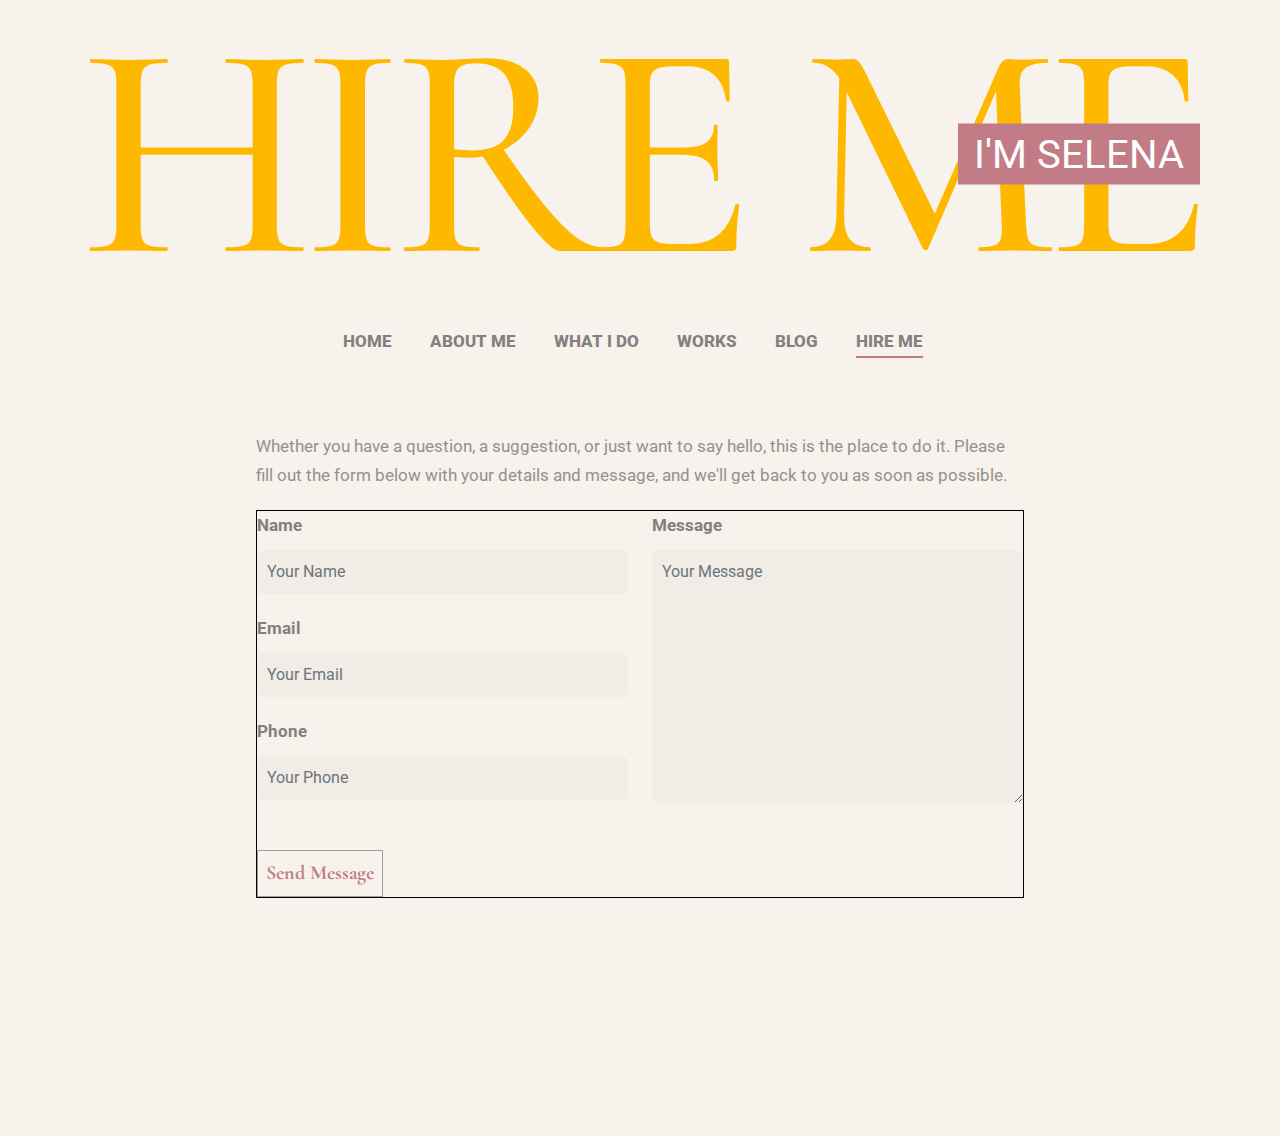
<file: 03_contact.html>
<!DOCTYPE html>
<html lang="en">

<head>
    <title>Selena Hair and Makeup Artist</title>
    <link rel="icon" href="03_images/icon.webp" type="image/gif" sizes="16x16">
    <meta content="text/html;charset=utf-8" http-equiv="Content-Type">
    <meta content="width=device-width, initial-scale=1.0" name="viewport" >
    <meta content="" name="description" >
    <meta content="" name="keywords" >
    <meta content="" name="author" >
    <!-- CSS Files
    ================================================== -->
    <link href="css/bootstrap.min.css" rel="stylesheet" type="text/css" id="bootstrap">
    <link href="css/plugins.css" rel="stylesheet" type="text/css" >
    <link href="css/style.css" rel="stylesheet" type="text/css" >
    <link href="css/coloring.css" rel="stylesheet" type="text/css" >
    <!-- color scheme -->
    <link id="colors" href="css/colors/scheme-02.css" rel="stylesheet" type="text/css" >
     <!-- color scheme -->
    <link href="css/03_custom.css" rel="stylesheet" type="text/css" >
</head>

<body>
    <div id="wrapper">
        <div class="float-text show-on-scroll">
            <span><a href="#">Scroll to top</a></span>
        </div>
        <div class="scrollbar-v show-on-scroll"></div>
        
        <!-- page preloader begin -->
        <div id="de-loader"></div>
        <!-- page preloader close -->

        <!-- content begin -->
        <div class="no-bottom no-top" id="content">

            <div id="top"></div>

            <section class="no-top">

                <div class="text-fit-wrapper">
                    <div class="relative">
                        <h1 class="text-fit wow">Hire Me</h1>
                        <div class="abs abs-middle end-0 bg-color-1 text-white p-3 fs-40 text-uppercase xs-hide wow fadeIn" data-wow-delay=".5s">I'm Selena</div>
                    </div>
                    <div class="d-menu-1 wow" data-wow-delay=".3s">
                        <ul>
                            <li><a href="03_index.html">Home</a></li>
                            <li><a href="03_about.html">About Me</a></li>
                            <li><a href="03_services.html">What I Do</a></li>
                            <li><a href="03_works.html">Works</a></li>
                            <li><a href="03_blog.html">Blog</a></li>
                            <li class="active"><a href="03_contact.html">Hire Me</a></li>
                        </ul>
                    </div>
                </div>
            </section>

            <section class="no-top">
                <div class="container">
                    <div class="row g-4 gx-5">
                        <div class="col-lg-8 offset-lg-2 wow fadeInUp" data-wow-delay=".3s">
                            <p>Whether you have a question, a suggestion, or just want to say hello, this is the place to do it. Please fill out the form below with your details and message, and we'll get back to you as soon as possible.</p>

                            
                            <form name="contactForm" id="contact_form" class="form-border position-relative z1000" method="post" action="#">
                                <div class="row gx-4">
                                    <div class="col-lg-6 col-md-6 mb10">
                                        <div class="field-set">
                                            <span class="d-label fw-bold">Name</span>
                                            <input type="text" name="Name" id="name" class="form-control no-border" placeholder="Your Name" required>
                                        </div>

                                        <div class="field-set">
                                            <span class="d-label fw-bold">Email</span>
                                            <input type="text" name="Email" id="email" class="form-control no-border" placeholder="Your Email" required>
                                        </div>

                                        <div class="field-set">
                                            <span class="d-label fw-bold">Phone</span>
                                            <input type="text" name="phone" id="phone" class="form-control no-border" placeholder="Your Phone" required>
                                        </div>
                                    </div>
                                    
                                    <div class="col-lg-6 col-md-6">
                                        <div class="field-set mb20">
                                            <span class="d-label fw-bold">Message</span>
                                            <textarea name="message" id="message" class="form-control no-border" placeholder="Your Message" required></textarea>
                                        </div>
                                    </div>
                                </div>
                                    
                                
                                <div class="g-recaptcha" data-sitekey="insert your site key here"></div>
                                <div id='submit' class="mt20">
                                    <input type='submit' id='send_message' value='Send Message' class="btn-main btn-line">
                                </div>

                                <div id="success_message" class='success'>
                                    Your message has been sent successfully. Refresh this page if you want to send more messages.
                                </div>
                                <div id="error_message" class='error'>
                                    Sorry there was an error sending your form.
                                </div>
                            </form>

                        </div>
                    </div>
                </div>
            </section>

        </div>
        <!-- content close -->
        
        <!-- footer begin -->
        <footer>
            <div class="container-fluid">
                <div class="px-2">
                    <div class="row g-4 align-items-center">
                        <div class="col-lg-6">
                            <div class="d-menu-1 wow" data-wow-delay=".3s">
                                <ul>
                                    <li><a href="#">Facebook</a></li>
                                    <li><a href="#">Twitter</a></li>
                                    <li><a href="#">Instagram</a></li>
                                </ul>

                                <p class="no-bottom">All Right Reserved<br>Template By Designesia</p>

                            </div>
                        </div>

                        <div class="col-lg-6 text-lg-end">
                            <a href="03_contact.html">
                                <h2 class="fs-84 fw-800 pe-3 shuffle wow fadeInLeft" data-wow-delay=".3s">Let's Talk</h2>
                            </a>
                        </div>
                    </div>
                </div>
            </div>
        </footer>
        <!-- footer close -->
    </div>


    <!-- Javascript Files
    ================================================== -->
    <script src="js/plugins.js"></script>
    <script src="js/designesia.js"></script>
    <script src='https://www.google.com/recaptcha/api.js' async defer></script>
    <script src="form.js"></script>

</body>

</html>
</file>
<file: css/style.css>
/* ================================================== */


/* Nathan
/* created by designesia

@charset "utf-8";

Table of content:

/* body
/* header
/* navigation
/* content
/* section
/* footer
/* contact

Elements
--------------------
/* border
/* breadcrumb
/* button and link
/* columns
/* counter
/* divider
/* dropcap
/* heading
/* list
/* map
/* pagination
/* pricing
/* preloader
/* progress bar
/* social icons
/* spacer
/* tabs
/* testimonial

Plugins
--------------------
/* plugins

Responsive
--------------------
/* media query

/* ================================================== */

/* @import url('https://fonts.googleapis.com/css2?family=Plus+Jakarta+Sans:ital,wght@0,200;0,300;0,400;0,500;0,600;0,700;0,800;1,200;1,300;1,400;1,500;1,600;1,700;1,800&display=swap'); */


@import url('https://fonts.googleapis.com/css2?family=Inter:ital,opsz,wght@0,14..32,100..900;1,14..32,100..900&display=swap');
@import url('https://fonts.googleapis.com/css2?family=Caprasimo&display=swap');

/* ================================================== */


/* import fonts icon */


/* ================================================== */

@import url("../fonts/fontawesome4/css/font-awesome.css");
@import url("../fonts/fontawesome6/css/fontawesome.css");
@import url("../fonts/fontawesome6/css/brands.css");
@import url("../fonts/fontawesome6/css/solid.css");
@import url("../fonts/icofont/icofont.min.css");

* {
  --title-font: "Inter", sans-serif;
  --body-font-size: 16px;
  --title-font-weight: 900;
  --title-font-color: #151515;
  --body-font: "Inter", sans-serif;
  --border-default: solid 1px rgba(30, 30, 30, 1);
  --bg-color-even: #E8E8E8;
  --bg-color-odd: #F4F4F4;
  --bg-dark-1: #000000;
  --bg-dark-2: #232323;
  --bg-dark-3: #303030;
  --bg-grey: #F7FAFD;
  --bg-gradient-1: 0deg, rgba(var(--primary-color-rgb), .1) 0%, rgba(var(--primary-color-rgb), .2) 100%;
  --body-font-color: #707070;
  --dark-body-font-color: rgba(255, 255, 255, .65);
  --swiper-theme-color: var(--primary-color);
  --rounded-1: 0px;
}
.bg-dark,
.bg-dark-1{background-color: var(--bg-dark-1) !important}
.bg-dark-2{background-color: var(--bg-dark-2) !important}
.bg-dark-3{background-color: var(--bg-dark-3) !important}
.bg-grey{background-color: var(--bg-grey) !important}
.bg-gradient-1{
  background: -moz-linear-gradient(var(--bg-gradient-1)) !important;
  background: -webkit-linear-gradient(var(--bg-gradient-1)) !important;
  background: linear-gradient(var(--bg-gradient-1)) !important;
}
.rounded-1{
  border-radius: var(--rounded-1) !important;
  -moz-border-radius: var(--rounded-1) !important;
  -webkit-border-radius: var(--rounded-1) !important;
}
.body-font{font-family: var(--body-font);}
.title-font{font-family: var(--title-font);}

/* ================================================== */


/* body */


/* ================================================== */

html {
  overflow-x: hidden;
  padding: 0;
  margin: 0;
  background: var(--bg-dark-1);
}

body {
  font-family: var(--body-font);
  font-size: var(--body-font-size);
  font-weight: 400;
  color: var(--body-font-color);
  padding: 0;
  line-height: 29px;
  word-spacing: 0px;
}

.dark-scheme {
  color: var(--dark-body-font-color);
}

body.dark-scheme {
  background: var(--bg-dark-1);
}

body.boxed {
  margin: 30px;
  overflow: hidden;
  border: solid 1px #eee;
}

body .owl-stage .owl-item {
  margin-bottom: 15px;

}

#wrapper {
  position: relative;
  overflow: hidden;
}

/* ================================================== */


/*  header  */


/* ================================================== */

header {
  width: 100%;
  position: absolute;
  left: 0;
  z-index: 1001;
  background: var(--bg-dark-1);
  margin: 0;
}

header.header-s1 {
  top: 0;
}

header .info {
  display: none;
  color: #fff;
  padding: 10px 0 10px 0;
  width: 100%;
  z-index: 100;
  background: #242424;
}

header .info .col {
  display: inline-block;
  font-size: 12px;
}

header .info .col {
  padding-right: 30px;
}

header .info .col:last-child {
  padding-right: 0px;
}

header .info i {
  font-size: 14px;
  margin-right: 15px;
}

header .info .social.col {
  border: none;
}

header .info .social i {
  color: #fff;
  font-size: 14px;
  display: inline-block;
  float: none;
  padding: 0 10px 0 10px;
  margin: 0;
}

header .info strong {
  font-size: 12px;
}

header .header-text{
  color:#ffffff;
  font-weight: 500;
}

header.header-light .header-text,
header.smaller.scroll-light .header-text{
  color:var(--title-font-color);
}

header.header-bg {
  background: rgba(0, 0, 0, 0.5);
}

header.transparent {
  background: none;
}

body:not(.side-layout) header:not(.smaller):not(.header-mobile).header-light.transparent {
  background: rgba(255, 255, 255, 0.0);
}

header.autoshow {
  top: -120px;
  height: 70px !important;
}

header.autoshow.scrollOn,
header.autoshow.scrollOff {
  -o-transition: .5s;
  -ms-transition: .5s;
  -moz-transition: .5s;
  -webkit-transition: .5s;
  transition: .5s;
  outline: none;
}

header.autoshow.scrollOn {
  top: 0;
}

header.autoshow.scrollOff {
  opacity: ;
  top: -120px;
}

header div#logo {
  color: white;
  -webkit-transition: all 0.3s;
  -moz-transition: all 0.3s;
  -ms-transition: all 0.3s;
  -o-transition: all 0.3s;
  transition: all 0.3s;
}

header div#logo h1{
  text-transform: none;
  font-size: 40px;
  margin: 0;
  color:#ffffff;
}

header.header-light div#logo h1{
  color:#000000;
}

header .logo-2 {
  display: none;
}

header .logo-scroll {
  display: none;
}

header .logo,
header .logo-2 {
  font-family: var(--body-font);
  color: #fff;
  font-size: 40px;
  font-weight: 300;
}

header .logo-2 {
  color: #333;
}

header.header-full nav {
  float: left;
}

header nav a {
  -webkit-transition: all 0.3s;
  -moz-transition: all 0.3s;
  -ms-transition: all 0.3s;
  -o-transition: all 0.3s;
  transition: all 0.3s;
}

header nav a:hover {
  color: #555;
}

header.smaller #mainmenu ul ul {
  top: 0px;
}

header.smaller {
  position: fixed;
  top: 0px;
  background: var(--bg-dark-1);
  border: none;
}

header.header-light.smaller{
  background: #ffffff;
}

.scroll-down {
    margin-top: -90px;
}

.scroll-up {
    margin-top: 0;
}

header.header-center.scroll-down{
  margin-top: -175px;
}

header.header-center #logo-center{
  display: inline-block;
  padding-top: 40px;
}

header.header-center #mainmenu{
  display: inline-block;
}

header.header-center{
  text-align: center;
}

header.header-center #logo{
  display: none;
}

.boxed header.smaller {
  margin-top: 0px;
}

header.smaller div#logo,
header.s2 div#logo {}

header.smaller .logo-init {
  display: none;
}

header.smaller #topbar.topbar-dark {
  background: rgba(34, 34, 34, .05);
}

header.smaller #topbar.topbar-dark a {
  color: #333333;
}

header .logo-mobile {
  display: none;
}


header.smaller.scroll-light {
  background: #ffffff;
}

header.scroll-light .logo-scroll{
  display: none;
}

header.smaller.scroll-light .logo-main{
  display: none;
}

header.smaller.scroll-light .logo-scroll{
  display: block;
}

header.smaller.scroll-dark {
  background: var(--bg-color-even);
}

header.header-light .h-phone,
header.smaller.scroll-light .h-phone {
  color: #202020;
}

header:not(.header-light).smaller.scroll-light div#logo .logo {
  display: none;
}

header.smaller.scroll-light div#logo .logo-2 {
  display: inline-block;
}

header.smaller.scroll-light div#logo .logo-scroll {
  display: inline-block;
}

header.smaller.header-light div#logo .logo {
  display: none;
}

header.smaller.scroll-light .social-icons i {
  color: var(--title-font-color);
}

header.smaller.scroll-light #mainmenu li a,
header.smaller.scroll-light #mainmenu li.has-child:after {
  color: var(--title-font-color);
}

header #mainmenu li li a:hover {
  color: #ffffff;
}

.logo-smaller div#logo {
  width: 150px;
  height: 30px;
  line-height: 65px;
  font-size: 30px;
}

.logo-smaller div#logo img {
  font-size: 30px;
}

header.smaller div#logo .logo-1 {
  display: none;
}

header.smaller div#logo .logo-2 {
  display: inline-block;
}

.logo-small {
  margin-bottom: 20px;
}

header.de_header_2 {
  height: 125px;
}

header.de_header_2.smaller {
  height: 70px;
}

header.de_header_2.smaller .info {
  position: absolute;
  opacity: 0;
  z-index: -1;
}

header.header-full {
  padding-left: 30px;
  padding-right: 30px;
}

header .header-row {
  text-align: center;
}

header .header-col {
  position: relative;
  height: 100%;
}

/* left col header */
header .header-col.left {
  float: left;
  padding: 0 30px 0 0;
}

/* middle col header */
header .header-col.mid {
  float: right;
}

header .header-col.mid .social-icons {
  float: right;
  padding: 0 30px 0 30px;
}


.header-col-right {
  text-align: right;
}

/* subheader */

#subheader {
  overflow: hidden;
  position: relative;
  padding: 100px 0 120px 0;
}

#subheader.dark {
  background-color: #1A1C26;
}

#subheader.dark h1 {
  color: #fff;
}

.de-overlay{
    position: absolute;
    width: 100%;
    height: 100%;
    top:0;
    left: 0;
    background: rgba(var(--primary-color-rgb), .35);
  }

.de-overlay-gradient{
  position: absolute;
  width: 100%;
  height: 100%;
  top:0;
  left: 0;
  background: linear-gradient(45deg, rgba(var(--primary-color-rgb),1), rgba(var(--primary-color-rgb),1));
}

.crumb {
  font-size: 13px;
}


.crumb {
  display: inline-block;
  padding: 3px 10px;
  margin-top: 20px;
  line-height: 1.2em;
  border-radius:0px;
  -moz-border-radius:0px;
  -webkit-border-radius:0px;
}

.text-light .crumb a{
  color:rgba(255, 255, 255, 1.0);
}


#subheader.text-light .crumb {
  color: #fff;
}

#subheader .small-border-deco {
  display: block;
  margin: 0 auto;
  margin-top: 20px;
  width: 100%;
  height: 1px;
  background: rgba(255, 255, 255, .1);
}

#subheader .small-border-deco span {
  display: block;
  margin: 0 auto;
  height: 2px;
  width: 100px;
}

#subheader.dark h2,
#subheader.dark h4 {
  color: #fff;
}

#subheader.dark h2 {
  font-size: 48px;
}

#subheader.s2 {
  text-align: left;
  padding: 120px 0 20px;
  border: solid 1px #ddd;
  border-left: none;
  border-right: none;
}

.rtl #subheader.s2 {
  text-align: right;
}


#subheader.s2 h1,
#subheader.s2 .crumb {
  margin: 0;
  padding: 0;
}

#subheader.s2 .crumb {
  float: right;
  margin-top: 10px;
}

.rtl #subheader.s2 .crumb {
  float: left;
}

#subheader.sh-plain {
  padding: 100px 0 60px 0;
}


/* ================================================== */


/* navigation


/* ================================================== */

#mainmenu {
  font-size: 14px;
  margin: 0 auto;
  float: none;
  counter-reset: my-awesome-counter;
  font-family: var(--title-font);
}

#mainmenu.s2{
  font-family: var(--title-font);
}

#mainmenu ul {
  margin: 0px 0px;
  padding: 0px;
  height: 30px;
  background: #ffffff;
  color: var(--body-font-color);
}

#mainmenu ul:not(.mega) {
  border: solid 1px #dddddd;
}

.dark-scheme #mainmenu ul {
  background: var(--bg-dark-1);
  border: solid 1px rgba(255, 255, 255, .1);
}

.dark-scheme #mainmenu ul.mega {
  background: var(--bg-dark-1);
}

#mainmenu li {
  margin: 0px 0px;
  padding: 0px 0px;
  float: left;
  display: inline;
  list-style: none;
  position: relative;
}

#mainmenu>li {
  margin-right: 30px;
}

header.header-s2 #mainmenu>li {
  margin-right: 0px;
}

#mainmenu>li {
  counter-increment: my-awesome-counter;
}

/*
#mainmenu>li::before {
  content: counter(my-awesome-counter) ' —';
  right: 8px;
  top: 5px;
  color:var(--primary-color);
  margin-right: 5px;
  font-weight: 500;
  font-family: var(--title-font);
}
*/

header.smaller #mainmenu>li::before{
  transform: scale(0);
}

/*
#mainmenu>li::before {
  content: counter(my-awesome-counter) '.';
  right: 8px;
  top: 5px;
  color:var(--secondary-color);
  margin-right: 5px;
  font-weight: bold;
  font-family: var(--title-font);
}
*/

header.smaller #mainmenu>li::before{
  transform: scale(0);
}

#mainmenu>li.has-child:after {
  font-family: FontAwesome;
  content: "\f078";
  padding-left: 5px;
  font-size: 8px;
  position: relative;
  top: -2px;
  color:rgba(255, 255, 255, .75);
}


#mainmenu>li.has-child:after {
  font-family: FontAwesome;
  content: "\f078";
  padding-left: 5px;
  font-size: 8px;
  position: relative;
  top: -2px;
  color:rgba(255, 255, 255, .75);
}

.rtl #mainmenu li.has-child:after {
  padding-left: 15px;
}

.header-light #mainmenu li.has-child:after {
  color: rgba(0, 0, 0, .5);
}

#mainmenu >li>a {
  font-size: 15px;
  padding-right: 6px;
  font-weight: 600;
}

#mainmenu.s2 li>a{
  letter-spacing: 0;
}

#mainmenu li.has-child>a {
  padding-right: 0px;
}

#mainmenu a {
  position: relative;
  display: inline-block;
  padding-top: 25px;
  padding-bottom: 25px;
  text-decoration: none;
  color: #ffffff;
  text-align: center;
  outline: none;
}

header.header-s2 #mainmenu a{
  padding-top: 10px;
  padding-bottom: 10px;
}

header.smaller #mainmenu > li > a{
  padding-top: 18px;
  padding-bottom: 18px;
}

#mainmenu p {
  line-height: 1.8em;
  margin-bottom: 0;
}

header.header-light #mainmenu a {
  color: var(--title-font-color);
}

#mainmenu a span:not(.badge) {
  position: relative;
  width: 0%;
  color: #ffffff;
  display: block;
  font-size: 10px;
  text-transform: uppercase;
  line-height: 14px;
  border-bottom: solid 2px #ffffff;
}

#mainmenu li:hover a span:not(.badge) {
  width: 100%;
}

#mainmenu li li a span:not(.badge) {
  float: right;
  margin-top: 5px;
}

#mainmenu a.active span:not(.badge) {
  width: 100%;
  margin-left: 0%;
}

.header-light {
  background: #ffffff;
}

.header-light #mainmenu>li>a {
  font-weight: 500;
  color: var(--title-font-color);
}

#mainmenu li li {
  font-family: var(--body-font);
  font-size: 14px;
}

#mainmenu li li:last-child {
  border-bottom: none;
}

#mainmenu li li a {
  padding: 5px 15px;
  border-top: none;
  color: #606060;
  width: 100%;
  border-left: none;
  text-align: left;
  font-weight: normal;
  border-bottom: solid 1px rgba(255, 255, 255, .1);
  letter-spacing: 0;
}

#mainmenu li:last-child>a {
  border-bottom: none;
}

.dark-scheme #mainmenu li li a {
  color: #ffffff;
}

.rtl #mainmenu li li a {
  text-align: right;
}

#mainmenu li li a:hover {
  color: #111;
}

#mainmenu li li a:after {
  content: none;
}

#mainmenu li li a:hover,
#mainmenu ul li:hover>a {
  color: #fff;
}

#mainmenu li a.active{
  color:var(--primary-color) !important;
}

#mainmenu li ul {
  width: 190px;
  height: auto;
  position: absolute;
  left: 0px;
  z-index: 10;
  visibility: hidden;
  opacity: 0;
  border-radius: 3px;
}

#mainmenu ul li b {
  background: #333;
  color: #ffffff;
  padding: 0 3px;
  padding-bottom: 3px;
  font-size: 10px;
  margin-right: 3px;
  border-radius: 2px;
  -moz-border-radius: 2px;
  -webkit-border-radius: 2px;
}

#mainmenu li li {
  font-size: 14px;
  display: block;
  float: none;
  text-transform: none;
}

#mainmenu li:hover>ul {
  visibility: visible;
  opacity: 1;
  margin-top: 0px;
}

/* before edited 
#mainmenu li ul ul {
    left: 100%;
    top: 0px;
}
*/

#mainmenu li ul ul:not(.ul-list) {
  top: 0px;
  margin-left: 188px;
}

#mainmenu select {
  padding: 10px;
  height: 36px;
  font-size: 14px;
  border: none;
  background: #ff4200;
  color: #eceff3;
}

#mainmenu select option {
  padding: 10px;
}

#mainmenu .btn-type {
  padding: 0;
  margin: 0;
}

#mainmenu .btn-type a {
  background: #eee;
  padding: 0;
  margin: 0;
}

#mainmenu>li ul.mega {
  position: fixed;
  left: 0;
  height: 0%;
  width: 100%;
  visibility: hidden;
  opacity: 0;
  overflow: hidden;
  padding: 0;
  -webkit-box-shadow: none;
  -moz-box-shadow: none;
  box-shadow: none;
  background: none;
}

#mainmenu>li ul.mega .sb-menu {
  background: #fff;
  border-radius: 20px;
  -moz-border-radius: 20px;
  -webkit-border-radius: 20px;
  border: solid 1px #dddddd;
}

.dark-scheme #mainmenu>li ul.mega .sb-menu {
  background: var(--bg-dark-1);
  border-color: rgba(255, 255, 255, .1);
}

#mainmenu li:hover ul.mega {
  visibility: visible;
  opacity: 1;
}

#mainmenu li ul.mega>li,
#mainmenu li ul.mega>li a {
  width: 100%;
}

#mainmenu li ul.mega li.title {
  padding: 0px 10px 15px 10px;
  text-align: left;
  color: #fff;
  font-weight: bold;
}

#mainmenu li ul.mega>li ul {
  position: static;
  visibility: visible;
  opacity: 1;
  left: 0;
  float: none;
  width: 100%;
}

#mainmenu ul.mega>li ul li {
  margin: 0;
  padding: 0;
}

#mainmenu ul.mega>li ul li:last-child {
  border-bottom: none;
}

#mainmenu li ul.mega .menu-content {
  background: #171A21;
  padding: 30px;
}

#mainmenu li ul.mega li.title {
  font-family: var(--main-font);
  padding: 0px;
  text-align: left;
  font-weight: bold;
  color: #586383;
}

#mainmenu ul.mega>li ul {
  border: none;
}

#mainmenu li ul.mega ul li a {
  background: none;
  padding: 2px 0px;
  border-radius:5px;
  -moz-border-radius:5px;
  -webkit-border-radius:5px;
}

#mainmenu li ul.mega ul li a:hover {
  padding: 2px 10px;
  color: #35404e;
  background: #eee;
}

#mainmenu li ul.mega ul{
  visibility: visible;
  opacity: 1;
  position: relative;
  display: block;
  margin: 0;
  padding: 0;
  border:none;
}

#mainmenu .box-icon {
  margin-bottom: 10px;
  line-height: 1.6em;
  background: rgba(var(--primary-color-rgb), .1);
  padding: 15px;
  margin: 0;
  height: 100%;
}

#mainmenu .box-icon:hover {
  background: rgba(var(--primary-color-rgb), .2);
}

.menu-footer{
  padding: 0;
}

.menu-footer li{
  display: inline-block;
  margin:5px 20px;
  padding: 0;
}

.menu-col {
  list-style: none;
  margin: 0;
  padding: 0;
  font-weight: 500;
  font-size: 16px;
}

.menu-col i {
  margin-right: 10px;
  text-align: center;
  min-width: 20px;
}

.menu-col li {
  margin-bottom: 10px;
}

.menu-col li a {
  padding: 10px 16px;
  display: block;
  color: #333333;
  border-radius: 6px;
  -moz-border-radius: 6px;
  -webkit-border-radius: 6px;
}

.menu-col li a.active,
.menu-col li a.active i {
  color: #ffffff;
}

header.header-mobile #mainmenu>li ul.mega {
  visibility: visible;
  opacity: 1;
}

header:not(.header-mobile) #mainmenu>li:hover ul.mega {
  height: auto;
}

/* menu toggle for mobile */

#menu-btn {
  display: none;
  float: right;
  width: 32px;
  height: 32px;
  padding: 4px;
  text-align: center;
  cursor: poInter;
  color: #fff;
  margin-top: 0px;
  margin-left: 20px;
}

#menu-btn:before {
  font-family: FontAwesome;
  content: "\f0c9";
  font-size: 20px;
}

#menu-btn.menu-open:before{
  content: "\f068";
}

.rtl #menu-btn {
  float: left;
}

header.header-mobile.header-light,
header.header-mobile.header-light #menu-btn,
header.header-mobile.header-light #menu-btn:hover {
  background: none;
}

header.header-mobile.header-light #menu-btn {
  color: #222;
}


header.header-mobile.header-center #logo{
  display: block;
}

header.header-mobile.header-center #logo-center{
  display: none;
}


/* content */

#content {
  width: 100%;
  background: #ffffff;
  padding: 90px 0 90px 0;
  z-index: 100;
}

.dark-scheme #content {
  background: var(--bg-dark-1);
}

/* ================================================== */


/* section */


/* ================================================== */

section {
  padding: 120px 0 60px 0;
}
.bd-b{
  border-bottom: 1px white solid;
  /* border-style: solid; */
}
.bd-t{
  border-top: 1px white solid;
  /* border-style: solid; */



}
.bd-r{
  border-right: 1px white solid;
  /* border-style: solid; */



}
.bd-l{
  border-left: 1px white solid;
  /* border-style: solid; */



}
.font2{
  font-family: "Inter", sans-serif !important;
  font-weight: bold !important;
}

.ft-lw{
  font-weight: 300 !important;
}
.title-font{
  font-family: "Caprasimo", serif!important;
  color: #ffb800 !important;
  font-size: 40px;
  font-weight: 300 !important;

}
.tf-nocol{
  font-family: "Caprasimo", serif!important;
  font-weight: 300 !important;
}

#content.zebra section:nth-child(even) {
  background: #fcfcfc;
}

section.no-bg,
#content.no-bg {
  background: none !important;
}

.bottom-rounded{
  overflow: hidden;
  border-radius:0 0 100% 100%;
  -moz-border-radius:0 0 100% 100%;
  -webkit-border-radius:0 0 100% 100%;
  padding-bottom: 200px;
}

.rounded-up{
  border-radius:60px 60px 0 0;
  -moz-border-radius:60px 60px 0 0;
  -webkit-border-radius:60px 60px 0 0;
}

.rounded-down{
  border-radius:0 0 60px 60px;
  -moz-border-radius:0 0 60px 60px;
  -webkit-border-radius:0 0 60px 60px;
}

.rounded-up-down{
  border-radius:60px;
  -moz-border-radius:60px;
  -webkit-border-radius:60px;
}

.dark-scheme section {
  background: var(--bg-dark-1);
}

.no-bg {
  background: none !important;
}

.bgcolor-variation {
  background: #f6f6f6;
}

.overlay-gradient {
  width: 100%;
  height: 100%;
  z-index: 100;
  top: 0;
  padding: 90px 0 90px 0;
}

.de_light section {
  background: #ffffff;
}

.section-fixed {
  position: fixed;
  width: 100%;
  min-height: 100%;
  height: auto;
}

.full-height {
  overflow: hidden;
}

.text_top {
  position: relative;
  z-index: 1000;
}

/* ================================================== */


/* footer */


/* ================================================== */

footer {
  padding: 0 0 60px 0;
}

footer p {
  line-height: 1.8em;
}


footer h5,
.de_light footer h5 {
  color: #fff;
  font-size: 18px;
  text-transform: none;
}

footer a {
  color: var(--dark-body-font-color);
  text-decoration: none !important;
}

.subfooter {
  margin-top: 50px;
  border-top: solid 1px rgba(255, 255, 255, .1);
  padding: 20px 0 20px 0;
}

.footer-light .subfooter {
  border-top: solid 1px rgba(0, 0, 0, .1);
}

header.header-light-transparent {
  background: rgba(255, 255, 255, .5);
}

header.header-solid.header-light #mainmenu>li>a {
  color: #555;
}

header.header-solid.header-light .info {
  background: #eee;
  color: #555;
}

header.header-solid.header-light .info .social i {
  color: #222;
}

header.header-solid {
  background: #fff;
}

header.smaller.header-dark {
  background: #222222;
  border: none;
}

header.smaller.header-dark #mainmenu a {
  color: #fff;
}

header.s2 {
  background: #ffffff !important;
  border-bottom: solid 1px var(--bg-dark-3);
  top: 0;
}

header.s2 #mainmenu>li>a {
  padding-top: 18px;
  padding-bottom: 18px;
}

.side-layout header.smaller.header-dark #mainmenu>li {
  border-bottom: solid 1px rgba(255, 255, 255, .1);
}

.side-layout header.smaller.header-dark #mainmenu>li:last-child {
  border-bottom: none;
}

header.header-mobile {
  position: fixed !important;
  background: var(--title-font-color);
  top: 0;
  padding-bottom: 10px;
}

header.header-mobile .container {
  max-width: 100% !important;
  padding-left: 20px;
  padding-right: 20px;
}

.dark-scheme header.header-mobile {
  background: var(--bg-dark-1);
}

header.header-mobile.has-topbar .header-row,
header.header-mobile.has-topbar .header-col {
  margin-top: 10px;
}

header.header-mobile nav {
  float: none;
}

header.header-mobile .logo {
  display: none;
}

header.header-mobile .logo-2 {
  display: inline-block;
}

header.header-mobile.header-light {
  background: #fff;
}

header.header-mobile #mainmenu ul {
  padding: 0;
}

header.header-solid.header-light {
  background: #fff;
}

header.header-light .logo {
  display: none;
}

header.header-light .logo-2 {
  display: inline-block;
}

/* topbar start here */

#topbar {
  z-index: 1000;
  width: 100%;
  overflow: hidden;
  top: 0;
  background: var(--primary-color) !important;
}

#topbar.topbar-dark {
  background: rgba(34, 34, 34, .2);
}

#topbar a {
  color: #ffffff;
  text-decoration: none;
}

#topbar.text-light a {
  color: #ffffff;
}

.topbar-left,
.topbar-right {
  display: flex;
}

.topbar-right {
  float: right;
}

.topbar-solid {
  background: #ffffff;
}

#topbar:not(.topbar-noborder) .topbar-right .topbar-widget {
  border-left: solid 1px rgba(255, 255, 255, .1);
}

#topbar:not(.topbar-noborder) .topbar-right span:last-child {
  border-right: solid 1px rgba(255, 255, 255, .1);
}

#topbar:not(.topbar-noborder) .topbar-light .topbar-right .topbar-widget {
  border-left: solid 1px #eee;
}

#topbar:not(.topbar-noborder) .topbar-light .topbar-right span:last-child {
  border-right: solid 1px #eee;
}

#topbar:not(.topbar-noborder) .tb-light .topbar-right .topbar-widget {
  border-left: solid 1px rgba(0, 0, 0, .1);
}

#topbar:not(.topbar-noborder) .tb-light .topbar-right span:last-child {
  border-right: solid 1px rgba(0, 0, 0, .1);
}

/* topbar left content */
.topbar-left {
  float: left;
}

#topbar:not(.topbar-noborder) .topbar-left .topbar-widget {
  border-right: solid 1px rgba(255, 255, 255, .1);
}

#topbar:not(.topbar-noborder) .topbar-light .topbar-left .topbar-widget {
  border-right: solid 1px #eee;
}

#topbar:not(.topbar-noborder) .topbar-left span:first-child {
  border-left: solid 1px rgba(255, 255, 255, .1);
}

#topbar:not(.topbar-noborder) .tb-light .topbar-left .topbar-widget {
  border-right: solid 1px rgba(0, 0, 0, .1);
}

#topbar:not(.topbar-noborder) .tb-light .topbar-left span:first-child {
  border-left: solid 1px rgba(0, 0, 0, .1);
}

.h-phone {
  text-align: center;
  display: inline-block;
  font-weight: 600;
  color: #ffffff;
  font-family: var(--title-font);
  font-size: 16px;
  margin-right: 20px;
  line-height: 1.3em;
}

.h-phone span {
  display: block;
  font-size: 12.5px;
  font-weight: 500;
  color: rgba(255, 255, 255, .75);
}

header.header-light .h-phone span{
  color: var(--body-font-color);
}


.h-phone i {
  display: inline-block;
  font-size: 32px;
  left: 0;
  top: 12px
}

.menu_side_area .btn-line{
  display: inline-block;
}

/* topbar widget */
.topbar-widget {
  font-size: 14px;
  font-weight: 400;
  display: flex;
  padding: 3px 15px 7px 15px;
  color:rgba(255, 255, 255, .5);
}

.topbar-widget.widget-text {
  padding-top: 6px;
}

.topbar-widget i {
  font-size: 16px;
  margin-top: 8px;
  margin-right: 10px;
}

.h-sub .topbar-widget {
  padding: 12px;
}

.topbar-widget:before {
  float: left;
  position: relative;
  font-family: "FontAwesome";
  font-size: 16px;
  margin-right: 10px;
}

.topbar-widget.tb-phone:before {
  content: "\f095";
}

.topbar-widget.tb-email:before {
  content: "\f003";
}

.topbar-widget.tb-opening-hours:before {
  content: "\f017";
}

.topbar-widget.tb-social {
  padding: 0;
}

.topbar-widget.tb-social a {
  font-size: 14px;
  display: flex;
  padding: 5px;
  padding-left: 15px;
  display: inline-block;
  text-align: center;
}

.topbar-widget a span {
  font-weight: bold;
  margin-right: 10px;
  border-radius: 30px;
  -moz-border-radius: 30px;
  -webkit-border-radius: 30px;
}

#topbar:not(.topbar-noborder) .topbar-light .topbar-widget.tb-social a,
#topbar:not(.topbar-noborder) .topbar-light .topbar-widget.tb-social a:first-child {
  border-left: solid 1px rgba(0, 0, 0, .1);
}

#topbar:not(.topbar-noborder) .topbar-widget.tb-social a {
  border-left: solid 1px rgba(255, 255, 255, .1);
}

.tb-light .topbar-widget.tb-social a {
  border-left: solid 1px rgba(0, 0, 0, .1);
}

.topbar-widget.tb-social a:first-child {
  border: none;
}

/* topbar end here */


/* ================================================== */


/* blog */


/* ================================================== */

/* blog comment */

#blog-comment {
  margin-top: 40px;
}

#blog-comment h5 {
  margin-bottom: 10px;
}

#blog-comment ul,
#blog-comment li {
  list-style: none;
  padding-left: 0;
}

.rtl #blog-comment li li {
  margin-right: 40px;
}

#blog-comment li {
  min-height: 70px;
  margin-bottom: 20px;
  padding-bottom: 20px;
  border-bottom: solid 1px #ccc;
}

.dark-scheme #blog-comment li {
  border-bottom-color: rgba(255, 255, 255, .1);
}

#blog-comment li .avatar {
  position: absolute;
  margin-top: 5px;
}

#blog-comment li .avatar img{
  width: 70px;
}

#blog-comment .comment {
  margin-left: 85px;
}

.rtl #blog-comment .comment {
  margin-left: 0;
  margin-right: 85px;
}

#blog-comment li {
  min-height: 70px;
  font-size: 15px;
  line-height: 1.6em;
}

#blog-comment li li {
  margin-left: 55px;
  padding-bottom: 0px;
  margin-top: 20px;
  padding-top: 20px;
  border-top: solid 1px #ccc;
  border-bottom: none;
}

.dark-scheme #blog-comment li li {
  border-top-color: rgba(255, 255, 255, .1);
}

#blog-comment li li .avatar {
  position: absolute;
}

#blog-comment li li .comment {}

.comment-info {
  margin-left: 85px;
  margin-bottom: 5px;
}

.rtl .comment-info {
  margin-left: 0;
  margin-right: 85px;
}

.comment-info .c_name {
  display: block;
  font-weight: 700;
  color: #555555;
}

.dark-scheme .comment-info .c_name {
  color: #ffffff;
}

.comment-info .c_reply {
  padding-left: 20px;
  margin-left: 20px;
  border-left: solid 1px #ddd;
  font-size: 12px;
}

.dark-scheme .comment-info .c_reply {
  border-left-color: rgba(255, 255, 255, .5);
}

.comment-info .c_date {
  font-size: 12px;
}

.blog-read h4 {
  color: #333;
  letter-spacing: normal;
  font-size: 24px;
  text-transform: none;
}

.blog-carousel ul,
.blog-carousel li {
  margin: 0;
  list-style: none;
}

.blog-carousel h4 {
  margin-bottom: 0px;
}

.blog-carousel p {
  margin-bottom: 10px;
}

.blog-carousel .post-date {
  text-transform: uppercase;
  letter-spacing: 3px;
  font-size: 11px;
  color: #888;
}

.post-content {
  position: relative;
}

.post-content p {
  margin-bottom: 0px;
}

.post-text .d-date{
  font-size: 14px;
}

.post-text h4 {
  margin-top: 10px;
  margin-bottom: 10px;
}

.post-text h4 a {
  font-weight: bold;
  font-family: var(--body-font);
  color: #1A1C26;
  text-decoration: none;
  line-height: 1.5em;
  letter-spacing: 0;
}

.dark-scheme .post-text h4 a {
  color: #ffffff;
}

.blog-read img {
  margin-bottom: 20px;
}

.blog-read .post-text {
  padding: 0;
}

/* blog comment form */

#commentform label {
  display: block;
}

#commentform input {
  width: 290px;
}

#commentform input:focus {
  border: solid 1px #999;
  background: #fff;
}

#commentform textarea {
  width: 97%;
  padding: 5px;
  height: 150px;
  color: #333;
}

#commentform textarea:focus {
  border: solid 1px #999;
  background: #fff;
}

#commentform input.btn {
  width: auto;
}


.post-meta {
  margin: 0px 0 10px 0px;
  border: solid 1px #eee;
  border-left: none;
  border-right: none;
  border-left: none;
  font-size: 11px;
  display: table;
  width: 100%;
  table-layout: fixed;
}

.post-meta a {
  color: #888;
}

.post-meta span {
  display: table-cell;
  padding: 10px 0 10px 0;
  text-align: center;
}

.post-meta span i {
  float: none;
}

.post-image{
  overflow: hidden;
  margin-bottom: 20px;
}
.post-image img {
  width: 100%;
  margin-bottom: 0px;
}
.post-image .d-tagline{
  position: absolute;
  top:20px;
  right: 20px;
  line-height: 1em;
}

.post-image .d-tagline span{
  font-size: 12px;
  color:#ffffff;
  text-transform: uppercase;
  display: inline-block;
  background: var(--primary-color);
  margin-left: 5px;
  padding: 4px 10px 4px 10px;
  border-radius:0px;
  -moz-border-radius:0px;
  -webkit-border-radius:0px;
  font-weight: 600;
}

.post-image {
  position: relative;
}

.post-image .post-info {
  position: absolute;
  bottom: 0;
  padding: 0;
  border: none;
  width: 100%;
}

.post-image .post-info .inner {
  margin: 0 30px 0 30px;
  padding: 3px 20px;
  border-radius: 0px 10px 0 0;
}

.post-image .post-date,
.post-image .post-author {
  color: #ffffff;
}

.ratings {
  color: #F86E4E;
}

.p-rating i {
  color: #cccccc;
}

.p-rating i.checked {
  color: #FFD337;
}

.d-rating i {
  font-size: 15px;
  color: #F86E4E;
  margin-right: 3px;
}

/* ================================================== */


/* contact form */


/* ================================================== */

.error {
  display: none;
  margin-top: 30px;
  color: #e7505a;
  clear: both;
  padding-top: 20px;
  padding: 20px;
  background: rgba(231, 80, 90, .1);
  border: solid 1px #e7505a;
}

.success {
  display: none;
  color: #96c346;
  margin-top: 30px;
  clear: both;
  padding-top: 20px;
  padding: 20px;
  background: rgba(150, 195, 70, .1);
  border: solid 1px #96c346;
}

.error img {
  vertical-align: top;
}

.full {
  width: 98%;
}

#contact_form.s2 textarea {
  height: 180px;
}

#contact_form .radio-img input[type="radio"] + label, 
#contact_form .radio-img input[type="checkbox"] + label{
  padding: 0px;
  position: relative;
  background: none;
  width: 20%;
  float: left;
  text-align: center;
  margin-right: 5%;
}

#contact_form .radio-img input[type="radio"] + label:before, 
#contact_form .radio-img input[type="checkbox"] + label:before {
  position: absolute;
  top: 10px;
  left: 15px;
  display: none;
}

#contact_form .radio-img input[type="radio"] + label img, 
#contact_form .radio-img input[type="checkbox"] + label img{
  width: 100%;
  margin-bottom: 10px;
  opacity: .5;
}

#contact_form .radio-img input[type="radio"]:checked + label img, 
#contact_form .radio-img input[type="checkbox"]:checked + label img{
  width: 100%;
  padding: 3px;
  opacity: 1;
  background: var(--primary-color);
}

#contact_form input[type=checkbox] {
  position: relative;
  border: solid 1px var(--primary-color);
  background: none;
  cursor: pointer;
  line-height: 0;
  margin: 4px .6em 0 0;
  outline: 0;
  padding: 0 !important;
  vertical-align: text-top;
  height: 15px;
  width: 15px;
  -webkit-appearance: none;
  opacity: .5;
}

#contact_form input[type="text"],
#contact_form textarea,
#contact_form input[type="email"],
#contact_form input[type="number"],
#contact_form input[type="date"],
#search,
#contact_form select {
  padding: 10px;
  margin-bottom: 20px;
  border: solid 1px rgba(0,0,0,0.25);
  height: auto;
  border-radius:6px;
  -moz-border-radius:6px;
  -webkit-border-radius:6px;
}

.form-control,
.form-control:focus{
  background: #f2f2f2;
  color:#000000;
}

.dark-scheme .form-control{
  background: #111111;
  color:#ffffff;
}

.text-light input::-webkit-input-placeholder,
.text-light textarea::-webkit-input-placeholder {
  color: #ffffff !important;
}

.form-border,.form-border:focus{
  border-radius:0px !important;
  -moz-border-radius:0px !important;
  -webkit-border-radius:0px !important;
  border: solid 1px #000000 !important;
  background: none;
}

.text-light .form-border,
.text-light .form-border:focus{
  color:#ffffff;
  border: solid 1px #ffffff !important;

}

#contact_form textarea{
  height: 253px;
}


.radio-opt{
  float: left;
}


.radio-opt input[type="radio"]{
  display: none;
}

.radio-opt label {
  min-width: 62px;
  font-size: 12px;
  vertical-align: middle;
  text-align: center;
  cursor: pointer;
  background-color: rgba(var(--primary-color-rgb),.2);
  color: white;
  padding: 0px;
  margin: 0 8px 8px 0;
  opacity: .5;
}
.radio-opt input[type="radio"]:checked + label{
  background-color: var(--primary-color);
  opacity: 1;
}



#contact_form input[type=checkbox]:checked{
  background: var(--primary-color);
  opacity: 1;
}


#contact_form.s2 .radio-img input[type="radio"] + label, 
#contact_form.s2 .radio-img input[type="checkbox"] + label,
#contact_form .radio-img input[type="radio"] + label img, 
#contact_form .radio-img input[type="checkbox"] + label img{
  width: 100%;
  float: none;
}



.form-underline input[type=text],
.form-underline textarea,
.form-underline input[type=email],
.form-underline select {
  padding: 10px 0 10px 0;
  margin-bottom: 20px;
  border: none;
  border-bottom: solid 2px #bbbbbb;
  background: none;
  border-radius: 0;
  height: auto;
  box-shadow: none;
  -moz-box-shadow: none;
  -webkit-box-shadow: none;
}

.form-underline select {
  -webkit-appearance: none;
  -webkit-border-radius: 0px;
  -moz-appearance: none;
  appearance: none;
  background: url('../images/ui/arrow-down-form.png') no-repeat 98% 60%;
}

.form-underline select:focus {
  background: url('../images/ui/arrow-down-form-hover.png') no-repeat 98% 60%;
}

.form-underline input[type=text],
.form-underline textarea,
.form-underline input[type=email],
.form-underline select {
  color: #333;
  border-bottom: solid 1px #bbb;
}

.form-default input[type=text],
.form-default textarea,
.form-default input[type=email],
.form-default select {
  padding: 10px;
  margin-bottom: 20px;
  background: rgba(255, 255, 255, .5);
  border-radius: 0px;
  -moz-border-radius: 0px;
  -webkit-border-radius: 0px;
  height: auto;
  box-shadow: none;
  -moz-box-shadow: none;
  -webkit-box-shadow: none;
  font-weight: 400;
  font-size: 18px;
}

.form-border select {
  background: url("data:image/svg+xml;utf8,<svg fill='black' height='24' viewBox='0 0 24 24' width='24' xmlns='http://www.w3.org/2000/svg'><path d='M7 10l5 5 5-5z'><path d='M0 0h24v24H0z' fill='none'></svg>") right 5px center no-repeat !important;
}

.rtl .form-border select {
  background: none !important;
  padding-left: 20px;
}

#contact_form.form-default textarea {
  padding: 10px;
  height: 170px;
  border-radius: 0px;
  -moz-border-radius: 0px;
  -webkit-border-radius: 0px;
}

#form_subscribe input[type=text] {
  padding: 7px 12px 7px 12px;
  width: 80%;
  float: left;
  display: table-cell;
  border-radius: 30px 0 0 30px;
  -moz-border-radius: 30px 0 0 30px;
  -webkit-border-radius: 30px 0 0 30px;
  border: none;
  border-right: none;
  background: rgba(255, 255, 255, .7);
  -webkit-box-shadow: 2px 2px 20px 0px rgba(20, 20, 20, 0.05);
  -moz-box-shadow: 2px 2px 20px 0px rgba(20, 20, 20, 0.05);
  box-shadow: 2px 2px 20px 0px rgba(20, 20, 20, 0.05);
}

.d-create-file {
  padding: 50px;
  border-radius: 0px;
  border: dashed 3px #dddddd;
  text-align: center;
}

.dark-scheme .d-create-file {
  border-color: rgba(255, 255, 255, .2);
}

.dark-scheme .d-create-file p {
  color: #ffffff;
}

#form_sb input[type=text] {
  font-size: 20px;
  padding: 25px 20px 25px 20px;
  width: 85%;
  height: 30px;
  float: left;
  display: table-cell;
  border-radius: 30px 0 0 30px;
  -moz-border-radius: 30px 0 0 30px;
  -webkit-border-radius: 30px 0 0 30px;
  border: none;
  background: #ffffff;
  border: none;
}

.dark-scheme #form_sb input[type=text] {
  color: #ffffff;
  background: rgba(255, 255, 255, .1);
}

#form_sb #btn-submit i {
  text-align: center;
  font-size: 30px;
  float: left;
  width: 15%;
  background: #171A21;
  color: #ffffff;
  display: table-cell;
  padding: 10px 0 10px 0;
  border-radius: 0 30px 30px 0;
  -moz-border-radius: 0 30px 30px 0;
  -webkit-border-radius: 0 30px 30px 0;
}

footer:not(.footer-light) #form_subscribe input[type=text]::-moz-input-placeholder {
  color: #ffffff;
}

footer:not(.footer-light) #form_subscribe input[type=text]::-webkit-input-placeholder {
  color: #ffffff;
}


.footer-light #form_subscribe input[type=text] {
  border: none;
  border-right: none;
  padding: 6px 12px;
  background: #ffffff;
}

#form_subscribe input[type=text]:focus {
  background: rgba(255, 255, 255, .2);
}

#form_subscribe #btn-subscribe i {
  text-align: center;
  font-size: 28px;
  float: left;
  width: 20%;
  background: #171A21;
  color: #ffffff;
  display: table-cell;
  padding: 5px 0 5px 0;
  border-radius: 0 30px 30px 0;
  -moz-border-radius: 0 30px 30px 0;
  -webkit-border-radius: 0 30px 30px 0;
}

.form-default input[type=text]:focus,
.form-default textarea:focus,
.form-default input[type=email]:focus,
.form-default select:focus {
  background: #f6f6f6;
}

.error_input {
  border-bottom: solid 1px #ff0000 !important;
}

.arrow-up,
.arrow-down {
  width: 0;
  height: 0;
  border-left: 40px solid transparent;
  border-right: 40px solid transparent;
  border-bottom: 40px solid #fff;
  position: fixed;
  margin-left: auto;
  margin-right: auto;
  left: 0;
  right: 0;
  bottom: 0;
  cursor: poInter;
  z-index: 101;
}

.arrow-down {
  border-top: 40px solid #fff;
  border-bottom: none;
  position: fixed;
  z-index: 102;
  top: -40px;
}

.arrow-up:before {
  font-family: "FontAwesome";
  font-size: 20px;
  content: "\f067";
  color: #222;
  position: relative;
  top: 12px;
  margin: 0 0 0 -8px;
}

.arrow-down:before {
  font-family: "FontAwesome";
  font-size: 20px;
  content: "\f068";
  color: #222;
  position: relative;
  top: -35px;
  margin: 0 0 0 -8px;
}

/* border */


/* ------------------------------ */

.small-border {
  width: 50px;
  height: 2px;
  background: rgba(0, 0, 0, .5);
  border-left: none;
  border-right: none;
  display: block;
  margin: 0 auto;
  margin-bottom: 30px;
}


.small-border.sm-left {
  margin-left: 0;
}

.rtl .small-border.sm-left {
  margin-right: 0;
}

.tiny-border {
  height: 1px;
  background: #333;
  width: 40px;
  margin: 20px 0 20px 0;
  display: block;
}

.tiny-border.center {
  margin-left: auto;
  margin-right: auto;
}

.small-border.white {
  border-top: solid 2px #ffffff;
}

/* breadcrumb */


/* ------------------------------ */

.crumb {
  color: #777;
  margin: 0;
  padding: 0;
  font-weight: 500;
}

.crumb{
  padding-top: 10px;
  margin-bottom: -50px;
}

.crumb li {
  display: inline;
  text-decoration: none;
  letter-spacing: 0;
}

.crumb li:after {
  font-family: "FontAwesome";
  content: "\f054";
  font-size: 10px;
  margin: 0 10px 0 10px;
  opacity: .5;
}

.crumb li:last-child:after {
  display: none;
}

.crumb a {
  text-decoration: none;
}

.crumb li .active {
  font-weight: bold;
}

.de_light .crumb a:hover {
  color: #fff;
}

/* button and link */


/* ------------------------------ */

a {
  text-decoration: none;
}

.de_light a {
  color: #888;
}

.de_light a:hover {
  color: #555;
}

a.btn-text {
  text-decoration: none;
  display: inline-block;
  color: #111;
  font-weight: 600;
  padding: 0;
}

a.btn-text:after {
  font-family: FontAwesome;
  content: "\f054";
  padding-left: 10px;
}

a.btn-text {
  color: #fff;
}

a.btn-big {
  font-size: 14px;
  color: #eceff3;
  letter-spacing: 1px;
  line-height: normal;
  font-weight: bold;
  text-transform: uppercase;
  border: solid 1px #fff;
  padding: 10px 30px 10px 30px;
}

a.btn-big:after {
  font-family: FontAwesome;
  content: "\f054";
  margin-left: 20px;
}

a.btn,
.btn {
  position: relative;
  z-index: 1;
  overflow: hidden;
}

a.btn:before {
  content: "";
  background: rgba(0, 0, 0, 0);
  width: 0;
  height: 100%;
  position: absolute;
  z-index: -1;
}

a.btn-fx:after {
  font-family: FontAwesome;
  content: "\f178";
  margin-left: 15px;
  position: absolute;
  right: -20px;
  margin-top: 0px;
}

a.btn-fx {
  font-size: 14px;
  color: #eceff3;
  letter-spacing: 1px;
  line-height: normal;
  font-weight: bold;
  text-transform: uppercase;
  border: solid 1px #fff;
  padding: 10px 30px 10px 30px;
}

a.btn-fx:hover {
  padding-left: 20px;
  padding-right: 40px;
}

a.btn-fx:before {
  width: 0;
  height: 100%;
  left: 0;
  top: 0;
  position: absolute;
}

a.btn-fx:hover:after {
  right: 15px;
}

a.btn-fx:hover:before {
  width: 100%;
  background: rgba(0, 0, 0, 1);
}

a.btn-fx.light:hover:before {
  width: 100%;
  background: rgba(255, 255, 255, 1);
}

.btn-fullwidth {
  display: block;
  width: 100%;
}

a.btn-slider {
  font-size: 14px;
  font-weight: bold;
  color: #fff;
  line-height: normal;
  text-decoration: none;
  text-transform: uppercase;
  border: solid 2px #fff;
  padding: 10px 30px 10px 30px;
  border-radius: 60px;
}

a.btn-slider:hover {
  color: #222;
  background: #fff;
  border-color: #000;
  border: solid 2px #fff;
}

a.btn-main:hover,
.btn-main:hover {
  color: #fff;
  -webkit-box-shadow: 2px 2px 20px 0px rgba(29, 29, 31, 0.5);
  -moz-box-shadow: 2px 2px 20px 0px rgba(29, 29, 31, 0.5);
  box-shadow: 2px 2px 20px 0px rgba(29, 29, 31, 0.5);
}

a.btn-slider:hover:after {
  color: #222;
}

a.btn-id,
a.btn-id:hover {
  border: none;
}

a.btn-light.btn-id {
  color: #222;
}

a.btn-dark.btn-id {
  color: #fff;
}

.btn-main.btn-small {
  padding: 5px 20px 5px 20px;
  font-weight: bold;
  text-transform: uppercase;
}

.btn-fx.btn-main {
  text-transform: normal;
}

a.btn-bg-dark {
  background: #222;
}

a.btn-text-light {
  color: #fff;
}

.btn-icon-left i {
  margin-right: 12px;
  color: #fff;
}

.btn-add_to_cart,
a.btn-add_to_cart {
  border: solid 1px #bbb;
  font-size: 12px;
  border-radius: 0;
  -moz-border-radius: 0;
  -webkit-border-radius: 0;
  padding: 3px;
  padding-left: 40px;
  padding-right: 20px;
  display: inline-block;
  text-align: center;
  text-decoration: none;
  color: #555;
}

.btn-add_to_cart:before,
a.btn-add_to_cart:before {
  font-family: "FontAwesome";
  content: "\f07a";
  position: absolute;
  left: 20px;
}

a.btn-main,
a.btn-main:active,
a.btn-main:focus,
a.btn-main:visited,
.btn-main,
input[type=button].btn-main,
a.btn-line,
input.btn-line,
#mainmenu li ul.mega a.btn-main {
  display: inline-block;
  font-family: var(--title-font);
  text-align: center;
  color: #fff;
  outline: 0;
  font-weight: bold;
  text-decoration: none;
  padding: 8px 8px;
  font-size: 20px;
  border: none;
  border-radius:0px;
  -moz-border-radius:0px;
  -webkit-border-radius:0px;
}
.quotation{
  font-size: 50px;
  z-index: 1;
  color: #ffb800;
  position: relative;
  line-height:110%;
  /* font-weight: 800; */
  /* font-family: "Caprasimo", serif; */
  /* width: 50vw; */
}

.rez-benefits-list-horizontal {
  display: flex;
  flex-wrap: wrap;
  gap: 1.5rem;
  list-style: disc inside;
  padding: 0;
  margin: 0;
}

.rez-benefits-list-horizontal li {
  white-space: nowrap;
  font-size: 1rem;
  text-transform: uppercase;
  font-weight: 900;
  list-style-type: none;
  color: white;
}
/* .home{
  background-color: url("./my_images/photo1.webp");
} */


a.btn-main.btn-dark-trans{
    background: rgba(255, 255, 255, .1);
}

a.btn-main.btn-dark-trans:hover{
    background: var(--primary-color);
}


a.btn-main.btn-light-trans{
  color:var(--title-font-color);
  background: rgba(0, 0, 0, .05);
}

a.btn-main.btn-light-trans:hover{
    color:#ffffff;
    background: var(--primary-color);
}



a.btn-main img {
  width: 24px;
  margin-right: 10px;
  margin-top: -2px;
}

a.btn-main.big{
  font-size: 30px;
  padding: 20px 30px;
}

a.btn-sc {
  display: inline-block;
  font-family: var(--title-font);
  font-weight: bold;
  padding: 6px;
  font-size: 14px;
  color: #222;
  border-radius: 30px;
  -moz-border-radius: 30px;
  -webkit-border-radius: 30px;
  background: #f2f2f2;
}

a.btn-sc img {
  width: 20px;
  margin-top: -4px;
  margin-right: 8px;
}

a.btn-line,
a.btn-line:hover,
input.btn-line {
  background: none !important;
  color: var(--primary-color);
  border: solid 1px rgba(0, 0, 0, .35);
  font-weight: 800 !important;
}

.dark-scheme a.btn-line,
.dark-scheme a.btn-line:hover,
.dark-scheme input.btn-line {
  color: var(--dark-title-font-color);
  border: solid 1px rgba(255, 255, 255, .35);
}

.text-light .btn-line,
.dark-scheme input.btn-line{
  color:#ffffff;
}

header:not(.header-light) a.btn-line,
.dark-scheme a.btn-line,
.dark-schem a.btn-line:hover {
  color: #ffffff;
}

a.btn-main.btn-white {
  background: #ffffff;
}

header a.btn-main i {
  display: none;
}

.col-right a.btn-main {
  font-size: 14px;
  text-transform: none;
}

a.btn-border {
  border: solid 2px rgba(255, 255, 255, .3);
  border-radius: 0px;
  -moz-border-radius: 0px;
  -webkit-border-radius: 0px;
  min-width: 120px;
  outline: 0;
  font-weight: bold;
  text-decoration: none;
  padding: 10px 30px;
  min-width: 120px;
  text-transform: uppercase;
  font-size: 12px;
  letter-spacing: 2px;
}

a.btn-border:hover {
  color: #ffffff;
  border-color: rgba(255, 255, 255, 0);
  margin-top: -2px;
  margin-bottom: 2px;
  box-sizing: border-box
}

a.btn-border.light {
  border: solid 1px #ffffff;
  color: #ffffff;
}

a.btn-border.light:hover {
  background: #ffffff;
}

a.btn-border:hover a {
  color: #ffffff !important;
}

.d-btn-close {
  color: #ffffff;
  cursor: poInter;
  text-align: center;
  display: block;
  text-align: center;
  width: 60px;
  height: 60px;
  background: #333;
  font-size: 32px;
  font-weight: bold;
  text-decoration: none;
  margin: 0 auto;
  padding-top: 12px;
  position: absolute;
  left: 0;
  right: 0;
}

a.btn-link {
  display: block;
  text-decoration: none;
  margin-top: 10px;
}

a.btn-lg{
  font-size: 24px;
  padding: 15px 30px 10px 30px;
}

.cover a.btn-link:hover {
  color: #fff;
}

.play-button {
  border-radius: 60px;
  -moz-border-radius: 60px;
  -webkit-border-radius: 60px;
  color: #fff;
  text-decoration: none;
  border: solid 5px rgba(255, 255, 255, .3);
  display: inline-block;
  text-align: center;
  width: 80px;
  height: 80px;
  padding-top: 22px;
  padding-left: 5px;
}

.play-button:before {
  font-family: "FontAwesome";
  font-size: 20px;
  content: "\f04b";
  position: relative;
  color: #fff;
}

.play-button:hover {
  border: solid 5px rgba(255, 255, 255, 1);
}

.play-button.dark {
  color: #222;
  border: solid 5px rgba(0, 0, 0, .1);
}

.play-button.dark:before {
  color: #222;
}

.play-button.dark:hover {
  border: solid 5px rgba(0, 0, 0, .5);
}

.text-light .play-button {
  border-radius: 60px;
  -moz-border-radius: 60px;
  -webkit-border-radius: 60px;
  color: #fff;
  text-decoration: none;
  border: solid 5px rgba(255, 255, 255, .3);
  display: inline-block;
  text-align: center;
  width: 80px;
  height: 80px;
  padding-top: 22px;
  padding-left: 5px;
}

.text-light .play-button:before {
  font-family: "FontAwesome";
  font-size: 20px;
  content: "\f04b";
  position: relative;
  color: #fff;
}

.text-light .play-button.dark {
  color: #fff;
  border: solid 5px rgba(255, 255, 255, .3);
}

.text-light .play-button.dark:before {
  color: #fff;
}

.text-light .play-button.dark:hover {
  border: solid 5px rgba(255, 255, 255, 1);
}


/* counter */


/* ------------------------------ */

.de_count {
  padding: 0px;
  background: none;
}

.de_count h3 {
  margin: 0;
  padding: 0;
  margin-bottom: 0px;
  line-height: 1em;x
  letter-spacing: -.5px;
}


.de_count h4 {
  margin-top: 0;
  font-size: 16px;
  font-weight: 500;
}

.de_count p.d-small {
  margin-top: 5px;
  opacity: .5;
}

.rtl .de_count h3,
.rtl .de_count h5 {
  text-align: right;
}

.de_count.big h3 {
  font-size: 120px;
}

.de_count.small h4 {
  font-size: 28px;
  margin-bottom: 0;
}

.de_count {
  font-size: 16px;
  font-weight: 500;
}



/* divider */


/* ------------------------------ */

.spacer-single {
  width: 100%;
  height: 30px;
  display: block;
  clear: both;
}

.spacer-double {
  width: 100%;
  height: 60px;
  display: block;
  clear: both;
}

.spacer-triple {
  width: 100%;
  height: 90px;
  display: block;
  clear: both;
}

.spacer-half {
  width: 100%;
  height: 15px;
  display: block;
  clear: both;
}


.spacer-5 {
  width: 100%;
  height: 5px;
  display: block;
  clear: both;
}

.spacer-10 {
  width: 100%;
  height: 10px;
  display: block;
  clear: both;
}

.spacer-20 {
  width: 100%;
  height: 20px;
  display: block;
  clear: both;
}

.spacer-30 {
  width: 100%;
  height: 30px;
  display: block;
  clear: both;
}

.spacer-40 {
  width: 100%;
  height: 40px;
  display: block;
  clear: both;
}

.spacer-50 {
  width: 100%;
  height: 50px;
  display: block;
  clear: both;
}

.spacer-60 {
  width: 100%;
  height: 60px;
  display: block;
  clear: both;
}

hr {
  display: block;
  clear: both;
  border-top: solid 1px #ddd;
  margin: 40px 0 40px 0;
}

/* dropcap */


/* ------------------------------ */

.dropcap {
  display: inline-block;
  font-size: 84px;
  float: left;
  margin: 25px 15px 10px 0;
  color: #000000;
  background: none !important;
}

.dark-scheme .dropcap{
  color: #ffffff;
}

/* form */


/* ------------------------------ */

.form-transparent input[type=text],
.form-transparent textarea,
.form-transparent input[type=email] {
  padding: 10px;
  margin-bottom: 20px;
  color: #fff;
  border: solid 1px rgba(0, 0, 0, .3);
  background: rgba(0, 0, 0, .2);
  border-radius: 0;
  height: auto;
}

.form-border input[type=text],
.form-border textarea,
.form-border input[type=email],
.form-border input[type=password],
.form-border input[type=date],
.form-border select {
  padding: 8px;
  margin-bottom: 10px;
  border: none;
  border: solid 2px #eeeeee;
  background: rgba(0, 0, 0, .025);
  border-radius: 2px;
  -moz-border-radius: 2px;
  -webkit-border-radius: 2px;
  height: auto;
  box-shadow: none;
  -moz-box-shadow: none;
  -webkit-box-shadow: none;
  color: #333;
}

.dark-scheme .form-border input[type=text],
.dark-scheme .form-border textarea,
.dark-scheme .form-border input[type=email],
.dark-scheme .form-border input[type=password],
.dark-scheme .form-border input[type=date],
.dark-scheme .form-border select {
  color: #ffffff;
  border: solid 1px rgba(var(--primary-color-rgb), .5);
}

.dark-scheme ::-webkit-calendar-picker-indicator {
  filter: invert(1);
}

.dark-scheme .form-border input::-moz-input-placeholder,
.dark-scheme .form-border textarea::-moz-input-placeholder {
  color: rgba(255, 255, 255, .5);
}

.dark-scheme .form-border input::-webkit-input-placeholder,
.dark-scheme .form-border textarea::-webkit-input-placeholder {
  color: rgba(255, 255, 255, .5);
}

.form-border input[type=text]:focus,
.form-border textarea:focus,
.form-underline input[type=email]:focus,
.form-border input[type=date]:focus,
.form-border select:focus {
  background: rgba(var(--primary-color-rgb), .1);
}

.form-subscribe {
  display: table;
  margin: 0 auto;
}

.form-subscribe input[type=text] {
  display: table-cell;
  border: solid 1px rgba(255, 255, 255, .3);
  border-right: none;
  background: rgba(255, 255, 255, .1);
  padding: 6px 20px 6px 20px;
  border-radius: 60px 0 0 60px;
  height: 40px;
  vertical-align: middle;
}

.form-subscribe .btn-main {
  display: table-cell;
  border-radius: 0 60px 60px 0;
  height: 40px;
  vertical-align: middle;
}

.form-subscribe input[type=text]:hover {
  background: rgba(255, 255, 255, .3);
}

.field-set label {
  color: #606060;
}

.field-set .d-label{
  display: inline-block;
  color:var(--title-font-color);
  font-weight: 500;
  margin-bottom: 10px;
}

.text-light .field-set .d-label {
  color: #ffffff;
}

#upload_file {
  display: none;
}

#form-create-item textarea {
  height: 45px;
}

.de_form input[type="radio"],
.de_form input[type="checkbox"] {
  display: none;
}

.de_form input[type="radio"]+label:before {
  content: "\f111";
  font-family: "FontAwesome";
  margin-right: 10px;
  border: solid 1px #d2d2d2;
}

.de_form input[type="checkbox"]+label:before {
  position: absolute;
  content: '';
  display: inline-block;
  font-family: "FontAwesome";
  margin-right: 10px;
  border: solid 2px rgba(0, 0, 0, .2);
  width: 16px;
  height: 16px;
  margin-top: 5px;
  left: 0;
  font-size: 11px;
  padding: 1px 3px 0 3px;
  line-height: 15px;
  border-radius: 4px;
}

.dark-scheme .de_form input[type="checkbox"]+label:before {
  border: solid 2px rgba(255, 255, 255, .2);
}

.de_checkbox {
  position: relative;
  display: block;
  padding-left: 25px;
}

.de_form input[type="radio"]+label,
.de_form input[type="checkbox"]+label {
  cursor: pointer;
  border: none;
  border-radius: 3px;
}

.no-bg input[type="radio"]+label,
.de_form.no-bg input[type="checkbox"]+label {
  padding: 4px 0px;
  border: none;
  background: none;
}

.de_form input[type="radio"]:checked+label,
.de_form input[type="checkbox"]:checked+label {
  border: none;
}

.de_form input[type="checkbox"]:checked+label:before {
  content: "\f00c";
  color: #ffffff;
  border: rgba(0, 0, 0, 0);
}

.item_filter_group {
  border: solid 1px rgba(0, 0, 0, .15);
  margin-bottom: 25px;
  padding: 30px;
  border-radius: 12px;
  -moz-border-radius: 12px;
  -webkit-border-radius: 12px;
}

.dark-scheme .item_filter_group {
  border: solid 1px rgba(255, 255, 255, .075);
}

.item_filter_group h4 {
  font-size: 18px;
}


/* heading */


/* ------------------------------ */

h1,
h2,
h4,
h3,
h5,
h6,
.h1_big,
.h1,
.h2,
.h3,
.h4,
.h5,
.h6,
footer.footer-light h5 {
  text-transform: uppercase;
  margin-top: 0;
  font-family: var(--title-font);
  font-weight: var(--title-font-weight);
  color: var(--title-font-color);
}

.dark-scheme h1,
.dark-scheme h2,
.dark-scheme h4,
.dark-scheme h3,
.dark-scheme h5,
.dark-scheme h6,
.dark-scheme .h1_big,
.dark-scheme .h1,
.dark-scheme .h2,
.dark-scheme .h3,
.dark-scheme .h4,
.dark-scheme .h5,
.dark-scheme .h6 {
  color: #ffffff;
}

/*
.dark-scheme h1,
.dark-scheme h2{
  /*background: -webkit-linear-gradient(0deg,#888888 0%, #ffffff 75%);
  background: -moz-linear-gradient(0deg,#888888 0%, #ffffff 75%);
  background: linear-gradient(0deg,#888888 0%, #ffffff 75%);
  background: white;
  -webkit-background-clip: text;
  -webkit-text-fill-color: transparent;
}
*/

h1,
.h1 {
  font-size: 64px;
  margin-bottom: 20px;
  line-height: 1.1em;
  letter-spacing: -2.5px;
}

h1 .label {
  display: inline-block;
  font-size: 36px;
  padding: 0 6px;
  margin-left: 10px;
  border-radius: 3px;
  -moz-border-radius: 3px;
  -webkit-border-radius: 3px;
}

h1 span{
  display: inline-block;
}

.text-line{
   color: transparent !important;
  -webkit-text-stroke: 1px #ffffff;
}

h1.s1 {
  letter-spacing: 30px;
  font-size: 26px;
}

h1.s2 {
  display: inline-block;
  letter-spacing: 2px;
  text-transform: uppercase;
}

h1.s2 .c1 {
  font-size: 240px;
  letter-spacing: -20px;
  line-height: .85em;
  position: relative;
}

h1.s2 .c1 span {
  position: absolute;
  top: 0;
  right: 0;
  color: #ffffff;
  display: block;
  font-size: 40px;
  line-height: 1em;
  background: #fff;
  width: 60px;
  height: 60px;
  border-radius: 100%;
  -moz-border-radius: 100%;
  -webkit-border-radius: 100%;
  padding: 10px 20px 10px 0;
}

h1.s2 .c2 {
  color: rgba(255, 255, 255, 0);
  -webkit-text-stroke: 1px rgba(255, 255, 255, .5);
  font-size: 140px;
  padding-bottom: 10px;
  margin-top: 10px;
  text-transform: uppercase;
  font-weight: bold;
}

h1.s2 .c3 {
  font-size: 20px;
  font-weight: 500;
}

h1 .small-border {
  margin-top: 30px;
}

h1.big,
.h1_big {
  font-size: 64px;
  margin: 0;
  line-height: 70px;
}

h1.very-big,
.h1.very-big {
  font-size: 84px;
  line-height: 86px;
  letter-spacing: -3px;
}

h1.ultra-big,
h1.ultra-big .text-line {
  display: inline-block;
  font-size: 120px;
  line-height: 1em;
  margin-bottom: 0;
}


h1.ultra-big-2,
h1.ultra-big-2 .text-line {
  display: inline-block;
  font-size: 240px;
  line-height: .9em;
  margin-bottom: 0;
}

h1.ultra-big-2 span{
  display: inline-block;
}

h1.ultra-big span {
  padding-right: 5px;
  letter-spacing: -.025em;
}


h1.ultra-big.s3 span {
  letter-spacing: -.35em;
}


h1.ultra-big span.underline span {
  display: block;
  border-bottom: solid 12px #fff;
  position: relative;
  margin-top: -5px;
}

h1.ultra-big span.text-line{
  -webkit-text-stroke: 2px #ffffff;
}

h1.very-big-2 {
  font-size: 90px;
  letter-spacing: 25px;
  text-transform: uppercase;
  font-weight: bold;
}

h1.phone{
  letter-spacing: -2px;
}

.h2_title {
  font-size: 28px;
  display: block;
  margin-top: 0;
  line-height: 1.2em;
}

h2 .small-border {
  margin-left: 0;
  margin-bottom: 15px;
  width: 40px;
}

h2 {
  margin-top: 0;
  font-size: 48px;
  margin-bottom: 20px;
  line-height: 1.1em;
  letter-spacing: -1.25px;
  padding-bottom: 5px;
}

h2.style-2 {
  font-size: 30px;
  margin-bottom: 20px;
}

h2.big {
  font-size: 48px;
  line-height: 1.3em;
  margin-bottom: 0;
}

h2 .uptitle {
  font-family: var(--body-font);
  display: block;
  font-size: 20px;
  line-height: 28px;
  letter-spacing: 1px;
}

h2.s1,
.h2_s1 {
  font-size: 24px;
}

h2.deco-text span {
  font-family: "Parisienne";
  display: block;
  line-height: .85em;
  font-weight: lighter;
  -webkit-transform: rotate(-5deg);
  -moz-transform: rotate(-5deg);
  -o-transform: rotate(-5deg);
  transform: rotate(-5deg);
}

h2.deco-text .md {
  font-size: 80px;
}

h2.deco-text .lg {
  font-size: 120px;
}

h2.deco-text .xl {
  font-size: 150px;
}

h3 {
  font-size: 26px;
  line-height: 1.4em;
  margin-bottom: 10px;
}

h3.s2{
  position: relative;
  font-size: 22px;
}

h3.s2:after{
  content: "";
  position: absolute;
  border-bottom: 1px solid var(--primary-color);
  top: 14px;
  margin-left: 10px;
  width: 30px;
}

h4 {
  font-weight: bold;
  font-size: 18px;
  margin-top: 0;
  margin-bottom: 10px;
  line-height: 26px;
}

h4.teaser {
  font-weight: 300;
  font-size: 22px;
}

h5.title {
  display: inline-block;
  color: #ffffff;
  padding: 2px 10px;
  border-radius: 5px;
  -moz-border-radius: 5px;
  -webkit-border-radius: 5px;

}

.text-light .subtitle.s2 {
  background: rgba(255, 255, 255, .1);
}

.subtitle.s2 span {
  margin-right: 20px;
  padding-left: 20px;
}

.subtitle.s2 i {
  margin-right: 10px;
}

.subtitle.s2 span:first-child {
  padding-left: 0;
}

h4.s1 {
  letter-spacing: 10px;
  font-weight: 400;
  font-size: 16px;
}

h4.s2 {
  font-family: var(--body-font);
  font-weight: bold;
  letter-spacing: 0;
  line-height: 1.8em;
}

h4.s2 span{
  display: inline-block;
  margin-right: 30px;
}

h4.s2 span i{
  display: inline-block;
  margin-right: 10px;
}

h4.s3 {
  font-family: "Parisienne";
  font-size: 60px;
  font-weight: lighter;
}

h4.s3 {
  font-family: var(--body-font);
  font-weight: 400;
  font-size: 12px;
  letter-spacing: 15px;
}

.sc-group h5{
  background: rgba(var(--primary-color-rgb), .5);
  padding: 5px 15px 2px 15px;
}

.call-to-action h4 {
  text-transform: none;
  font-size: 20px;
}

h1.slogan_big {
  font-weight: 400;
  font-size: 64px;
  line-height: 64px;
  letter-spacing: -2px;
  padding: 0;
  margin: 0px 0 30px 0;
}

h1.title {
  font-size: 64px;
  letter-spacing: 10px;
}

h1.title strong {
  text-transform: none;
  letter-spacing: 0;
  font-weight: normal;
}

h1.hs1 {
  font-family: "Parisienne";
  font-size: 96px;
  display: inline-block;
  -webkit-transform: rotate(-5deg);
  -moz-transform: rotate(-5deg);
  -o-transform: rotate(-5deg);
  transform: rotate(-5deg);
}

h1.hs2 {
  font-family: "Parisienne";
  font-size: 72px;
  display: inline-block;
  font-weight: lighter;
}

h2.subtitle {
  margin-top: 0;
}

h2.name {
  font-family: var(--body-font);
  color: #fff;
  font-size: 84px;
  line-height: 50px;
}

h2.name span {
  display: block;
  font-size: 32px;
}

h2.name-s1 {
  font-family: var(--body-font);
  color: #fff;
  font-size: 84px;
  font-weight: 700;
  line-height: 50px;
}

h2.name-s1 span {
  display: block;
  font-size: 32px;
}

h2.hw {
  display: block;
  font-family: "Parisienne";
  font-size: 48px;
  text-transform: none;
  font-weight: lighter;
}

h2.deco {
  font-family: var(--body-font);
  text-align: center;
  font-weight: 600;
  font-size: 20px;
}

h2.deco span {
  display: inline-block;
  position: relative;
}

h2.deco span:before,
h2.deco span:after {
  content: "";
  position: absolute;
  border-top: 1px solid #bbb;
  top: 10px;
  width: 100px;
}

h2.deco span:before {
  right: 100%;
  margin-right: 15px;
}

h2.deco span:after {
  left: 100%;
  margin-left: 15px;
}

h2.hs1 {
  font-family: var(--body-font);
  font-size: 40px;
}

h2.hs1 i {
  font-size: 48px;
  position: relative;
  top: 10px;
  color: #ff0042;
  margin: 0 10px 0 10px;
}

h2.hs1 span {
  font-size: 48px;
  position: relative;
  top: 10px;
  font-family: "Miama";
  margin: 0 15px 0 10px;
  font-weight: normal;
}

h2 .de_light .text-light h2 {
  color: #fff;
}

.text-light h2.deco span:before,
.text-light h2.deco span:after {
  border-top: 1px solid rgba(255, 255, 255, .5);
}

h2.s2 {
  font-family: var(--body-font);
  font-weight: 400;
}

h2.s3 {
  font-size: 36px;
  margin-bottom: 20px;
}

h4.title {
  border-bottom: solid 1px #ddd;
  margin-bottom: 20px;
}

h4.style-2 {
  font-size: 18px;
}

h4.title {
  border-bottom: solid 1px #ddd;
  padding-bottom: 10px;
  margin-bottom: 20px;
}

h5{
  font-size: 18px;
}

h5.s2 {
  font-family: var(--body-font);
  letter-spacing: 0;
  display: inline-block;
  font-size: 16px;
  padding: 6px 12px;
  border-radius: 30px;
  -moz-border-radius: 30px;
  -webkit-border-radius: 30px;
  line-height: 1.5em;
  font-weight: bold;
}

h5.s2 span{
  padding: 0 10px 2px 10px;
  margin-right: 5px;
  background: var(--tertiary-color);
  border-radius:5px;
  -moz-border-radius:5px;
  -webkit-border-radius:5px;
}

h5.s2 span i{
  margin-right: 10px;
}

h5 span.label {
  display: inline-block;
  margin-right: 10px;
  background: #222222;
  color: #ffffff;
  padding: 0 5px;
  border-radius: 3px;
  -moz-border-radius: 3px;
  -webkit-border-radius: 3px;
}

h6 {
  font-size: 14px;
}

h4.s1 {
  font-size: 12px;
  letter-spacing: 20px;
  text-transform: uppercase;
  font-weight: 500;
}

span.teaser {
  font-family: "Georgia";
  font-style: italic;
  font-size: 18px;
}

.wm {
  width:1920px;
  color: transparent;
  -webkit-text-stroke: 1px var(--primary-color);
  font-size: 300px;
  position: absolute;
  left: 0;
  z-index: 0;
  text-align: center;
  font-family: var(--title-font);
  line-height: 70px;
  letter-spacing: .15em;
  margin-left:0;
  top: 50%;
  transform: translate(-50%, -50%);
}

.wm .s1{
   -webkit-text-stroke: 0;
   color: rgba(var(--primary-color-rgb),.3);
}

.wm.invert{
  color:rgba(0,0,0,.1);
}

.top-center {
  color: rgba(255, 255, 255, .5);
  position: absolute;
  width:100%;
  left: 0;
  z-index: 1;
  text-align: center;
  font-family: var(--title-font);
  line-height: 70px;
  letter-spacing: -.05em;
  top: 50%;
  left: 50%;
  transform: translate(-50%, -50%);
}

.text-light, .text-light p {
  color: var(--dark-body-font-color);
}

.text-dark {
  color: #223044;
}

.pricing-s2.bg.text-light .top p {
  color: #fff;
}

.text-white,
.de_light .text-white {
  color: #fff;
}

.text-light h1,
.text-light h2,
.text-light h3,
.text-light h4,
.text-light h5,
.text-light h6 {
  color: #fff;
}

.de_light .text-light h1,
.de_light .text-light h2,
.de_light .text-light h4,
.de_light .text-light h4,
.de_light .text-light h5,
.de_light .text-light h6 {
  color: #fff;
}

.text-white h1,
.text-white h2,
.text-white h4,
.text-white h4,
.text-white h5,
.text-white h6 {
  color: #fff;
}

.de_light .text-white h1,
.de_light .text-white h2,
.de_light .text-white h4,
.de_light .text-white h4,
.de_light .text-white h5,
.de_light .text-white h6 {
  color: #fff;
}

.de_light h1,
.de_light h2,
.de_light h4,
.de_light h4,
.de_light h5,
.de_light h6 {
  color: #202020;
}

/* list */

.ul-style-2 {
  padding: 0;
  list-style: none;
}

.ul-style-2 li {
  margin: 5px 0 5px 0;
}

.ul-style-2 li:before {
  font-family: "FontAwesome";
  content: "\f00c";
  margin-right: 15px;
}

.ul-style-2.white li:before {
  color: #ffffff;
}

.ul-style-4 {
  padding: 0;
  list-style: none;
  font-size: 14px;
}

.ul-style-4 li {
  margin: 2px 0 2px 0;
  display: ;
  font-weight: 500;
}

.ul-style-4 li:before {
  color: #ffffff;
  font-family: "FontAwesome";
  content: "\f00c";
  margin-right: 15px;
  padding: 3px;
  font-size: 12px;
  border-radius: 5px;
  -moz-border-radius: 5px;
  -webkit-border-radius: 5px;
}


ol.ol-style-1 {
  list-style-type: none;
  counter-reset: ordered;
  margin-left: 50px;
}

ol.ol-style-1 li {
  font-weight: 500;
  margin-bottom: 20px;
  font-size: 18px;
}

ol.ol-style-1 li::before {
  background: var(--primary-color);
  border-radius: 50%;
  color: #ffffff;
  content: counter(ordered);
  counter-increment: ordered;
  display: inline-block;
  font-weight: 400;
  margin-left: -50px;
  margin-top: 5px;
  padding: 5px 5px;
  position: absolute;
  width: 40px;
  height: 40px;
  text-align: center;
}

ol.ol-style-1.dark li::before{
  color: black;
}

ol.ol-style-1.dark li::before{
  background: var(--bg-dark-1);
}


ol.ol-style-1.secondary li::before{
  background: var(--secondary-color);
}


.text-light ol.ol-style-1 li::before{
  color: #ffffff;
}

.ol-style-1 {
  font-size: 16px;
  font-weight: bold;
}

.ol-style-1 h4 {
  font-size: 16px;
}

.ol-style-1 p {
  font-weight: normal;
}

.ol-style-1 {
  list-style-type: none;
  counter-reset: item;
  margin: 0;
  padding: 0;
}

.ol-style-1 li {
  display: table;
  counter-increment: item;
  margin-bottom: 0.6em;
}

.ol-style-1 li:before {
  content: counters(item, ".") ". ";
  display: table-cell;
  padding-right: 0.6em;
}

.ol-style-1 li li {
  margin: 0;
}

.ol-style-1 li li:before {
  content: counters(item, ".") " ";
}

/* pagination */


/* ======================================== */

.pagination a {
    color: #ffffff;
    float: left;
    width: 48px;
    height: 48px;
    border-radius:100%;
    -moz-border-radius:100%;
    -webkit-border-radius:100%;
    padding: 8px 16px;
    text-decoration: none;
    transition: background-color .5s;
    border: 1px solid rgba(255, 255, 255, .3);
    margin: 0 4px;
    font-size: 15px;
}

.pagination.light a {
    color: var(--title-body-font-color);
}

.pagination a.active {
    background-color: var(--primary-color);
    color: #FFFFFF;
    border: 1px solid var(--primary-color);
}

.pagination a:hover:not(.active) {
    background-color: #DDD;
}

.dark-scheme .pagination li:not(.active) a {
  border-color: rgba(255, 255, 255, .1);
  background: none;
  color: #ffffff;
}

.dark-scheme .pagination li.active a{
  border: none;
  color:#ffffff;
}

.pagination li:last-child a {
  border-right: solid 1px #d2d2d2;
}

.dark-scheme .pagination li:last-child a {
  border-right-color: rgba(255, 255, 255, .1);
}

.pagination>.active>a {
  color: #ffffff;
}

/* pagination bootstrap overide */

.page-item.active .page-link{
  border: none;
}
.pagination li:first-child a,
.pagination li:last-child a{
  border:none;
}

.page-link{
  color:#000000;
}

/* pricing table */


/* ================================================== */

.pricing-box {
  color: #888;
}

.pricing-2-col {
  border-right: solid 1px #eee;
}

.pricing-2-col .pricing-box {
  width: 49%;
}

.pricing-3-col .pricing-box {
  width: 32.33%;
}

.pricing-4-col .pricing-box {
  width: 24%;
}

.pricing-5-col .pricing-box {
  width: 19%;
}

.pricing-box {
  float: left;
  text-align: center;
  margin: 5px;
  padding: 0;
  opacity: .8;
}

.pricing-box ul {
  margin: 0;
  padding: 0;
}

.pricing-box li {
  list-style: none;
  margin: 0;
  padding: 15px 0 15px 0;
  background: #eee;
}

.pricing-box li h4 {
  font-size: 22px;
  margin: 0;
  padding: 0;
  font-weight: 400;
  color: #888;
}

.pricing-box li h1 {
  font-size: 48px;
  margin: 0;
  margin-bottom: 5px;
  letter-spacing: 0px;
}

.pricing-box li.title-row {
  padding: 15px 0 15px 0;
}

.pricing-box li.price-row {
  padding: 15px 0 15px 0;
  background: rgba(var(--primary-color-rgb), .1);
}

.pricing-box li.deco {
  background: #f6f6f6;
}

.pricing-box a.btn {
  color: #eceff3;
}

.pricing-box li.price-row span {
  display: block;
  font-weight: 600;
}

.pricing-box li.btn-row {
  background: #ddd;
}

.pricing.pricing-box ul {
  margin: 0;
  padding: 0;
}

.pricing.pricing-box li {
  background: #3b3b3b;
  color: #bbb;
  list-style: none;
  margin: 0;
  padding: 15px 0 15px 0;
}

.pricing.pricing-box li.deco {
  background: #333;
}

.pricing.pricing-box li h4 {
  font-size: 22px;
  margin: 0;
  padding: 0;
  font-weight: 400;
  color: #eceff3;
}

.pricing.pricing-box li h1 {
  font-size: 48px;
  margin: 0;
  margin-bottom: 5px;
  font-weight: 600;
  color: #eceff3;
}

.pricing.pricing-box li.title-row {
  background: var(--title-font-color);
  padding: 15px 0 15px 0;
}

.pricing.pricing-box li.price-row {
  background: #2b2b2b;
  padding: 15px 0 15px 0;
}

.pricing.pricing-box li.price-row h1 {
  font-weight: 400;
}

.pricing.pricing-box li.price-row h1 span {
  display: inline-block;
  font-weight: 600;
}

.pricing.pricing-box li.price-row span {
  display: block;
  font-weight: 600;
}

.pricing.pricing-box li.btn-row {
  background: #202220;
}

.pricing-featured {
  position: relative;
}

.pricing-featured li {
  padding-top: 17px;
  padding-bottom: 17px;
}

.pricing-table {
  overflow: hidden;
  position: relative;
  background: #ffffff;
}

.pricing-table.table-featured {
  position: relative;
  z-index: 1;
}

.dark-scheme .pricing-table {
  background: var(--bg-dark-1);
}

.text-light .pricing-table {
  background: rgba(0, 0, 0, .1);
}

.pricing-table .top {
  padding: 40px;
}

.pricing-table .top h2 {
  font-size: 32px;
  line-height: 1.2em;
  margin-bottom: 0;
}

.dark-scheme .pricing-table .top h2 {
  color: #ffffff;
}

.pricing-table .top p.plan-tagline {
  font-size: 16px;
  margin: 0;
  padding: 0;
}

.top .num {
  color: #35404e;
  font-family: var(--title-font);
  font-size: 40px;
  font-weight: 500;
}

.pricing-table .top>* {
  margin: 0px;
}

.pricing-table .top .price {
  margin-top: 40px;
  margin-bottom: 30px;
}

.pricing-table .top .price .currency {
  font-size: 24px;
  vertical-align: top;
  display: inline-block;
}

.pricing-table .top .price b {
  color: #fff;
  font-family: var(--body-font);
  font-weight: 500;
}

.pricing-table .mid .price .period {
  color: #fff;
  font-size: 14px;

}

.pricing-table .top .price .txt {
  display: block;
  margin-bottom: 10px;
  font-size: 13px;
  color: rgba(255, 255, 255, .5);
}

.pricing-table .m,
.pricing-table .y {
  font-weight: 500;
  font-family: var(--title-font);
  font-size: 48px;
  letter-spacing: -2px;
}

.pricing-table .top .y {
  display: none;
}

.pricing-table .mid {
  padding: 40px;
  padding-bottom: 1px;
  border-left: none;
  border-right: none;
  background: var(--primary-color);
  color: #ffffff;
}

.pricing-table .bottom {
  border-top: 0px;
  text-align: center;
}

.pricing-table .bottom ul {
  display: block;
  list-style: none;
  list-style-type: none;
  margin: 0;
  padding: 20px 0 0 0;
  text-align: left;
  overflow: hidden;
  margin: 0 15px;
}

.rtl .pricing-table .bottom ul {
  text-align: right;
}

.pricing-table .bottom ul li {
  padding: 6px;
  font-size: 15px;
  color: var(--title-font-color);
  opacity: .75;
  border-bottom: solid 1px rgba(255, 255, 255, .2);
  margin: 0 30px;
}

.dark-scheme .pricing-table .bottom ul li {
  color: #ffffff;
}

.text-light .pricing-table .bottom ul li {
  color: #ffffff;
}

.pricing-table .bottom ul li>span {
  color: #16A085;
  font-size: 20px;
  margin-right: 20px;
}

.pricing-table.zebra .bottom ul li:nth-child(odd) {
  background: #ffffff;
}

.pricing-table.zebra .bottom ul li:nth-child(even) {
  background: rgba(var(--primary-color-rgb), .1);
}

.pricing-table .bottom>a {
  margin: 40px;
  width: auto;
}

.pricing-table .bottom i {
  margin-right: 15px;
  font-size: 12px;
  padding: 5px;
  border-radius: 6px;
  -moz-border-radius: 6px;
  -webkit-border-radius: 6px;
}

.rtl .pricing-table .bottom i {
  margin-right: 0px;
  margin-left: 10px;
}

.pricing-table .ribbon {
  width: 200px;
  position: absolute;
  top: 25px;
  left: -55px;
  text-align: center;
  line-height: 40px;
  letter-spacing: 1px;
  color: #ffffff;
  font-weight: bold;
  transform: rotate(-45deg);
  -webkit-transform: rotate(-45deg);
  -moz-transform: rotate(-45deg);
}

.pricing-table.light {
  color: #222;
}

.pricing-table.light .top {
  background: rgba(var(--primary-color-rgb), .1);
  color: #222;
}

.pricing-table.light .top h2 {
  color: #222;
}

.pricing-table.light .top .price b,
.pricing-table.light .top .price .txt {
  color: #222;
}

.pricing-table.light .top .price .txt {
  color: #555;
}

.pricing-table.light .top .price .month {
  color: #555;
}

.pricing-table.light .top .price .currency {
  color: #555;
}

.pricing-table.light .bottom {
  background: #eee;
}

.pricing-table.light .bottom ul li>span {
  color: #16A085;
}

.pricing-table.light .bottom ul li:nth-child(odd) {
  background: #ffffff;
}

.pricing-table.light .bottom ul li:nth-child(even) {
  background: rgba(var(--primary-color-rgb), .1);
}

.pricing-table .ribbon {
  color: #fff;
}

.pricing-table.rec {
  -webkit-box-shadow: 8px 8px 40px 0px rgba(0, 0, 0, 0.2);
  -moz-box-shadow: 8px 8px 40px 0px rgba(0, 0, 0, 0.2);
  box-shadow: 0px 0px 60px 0px rgba(0, 0, 0, 0.2);
}

.pricing-table .action {
  padding: 40px;
}

.pricing-table .action .btn-main {
  display: block;
  width: 100%;
}

.text-light .pricing-table .action {
  border-top: none;
}

.pricing-s2 {
  color: var(--dark-body-font-color);
  overflow: hidden;
  position: relative;
  border-radius: 10px;
  -moz-border-radius: 10px;
  -webkit-border-radius: 10px;
  background: rgba(255, 255, 255, .05);
}

.pricing-s2 .top {
  padding: 30px;
  padding-bottom: 20px;
  text-align: center;
}

.pricing-s2 .top h2 {
  font-size: 22px;
  margin-bottom: 5px;
  letter-spacing: normal;
}

.pricing-s2 .top p {
  margin-bottom: 30px;
}

.pricing-s2 .top>* {
  margin: 0px;
}

.pricing-s2 .top .price {
  margin-bottom: 30px;
}

.pricing-s2.text-light .top .price,
.pricing-s2.text-white .top .price,
  {
  color: #ffffff;
}

.pricing-s2 .top .price .currency {
  font-size: 24px;
  vertical-align: top;
  display: inline-block;
}

.pricing-s2 .top .price b {
  font-size: 40px;
  font-family: var(--body-font);
  font-weight: 500;
}

.pricing-s2 .top .price .month {
  color: #333;
  font-size: 14px;
}

.pricing-s2 .top .price .txt {
  color: #35404e;
  display: block;
  margin-bottom: 10px;
  font-size: 13px;
}

.pricing-s2 .top a.btn-main {
  display: block;
  width: 100%;
  padding: 6px 10px;
}

.pricing-s2 .bottom {
  border-top: 0px;
  text-align: center;
}


.pricing-s2 a.btn-main {
  border-top: 0px;
  text-align: center !important;
  font-weight: bold;
}


.pricing-s2 .bottom ul {
  display: block;
  list-style: none;
  list-style-type: none;
  margin: 0;
  padding: 0px;
  text-align: left;
  overflow: hidden;
}

.pricing-s2 .bottom ul li {
  padding: 15px 30px;
  color: #505050;
}

.pricing-s2 .bottom ul li>span {
  color: #16A085;
  font-size: 20px;
  margin-right: 20px;
}

.pricing-s2 .bottom ul li:nth-child(odd) {
  background: #ffffff;
}

.pricing-s2 .bottom ul li:nth-child(even) {
  background: rgba(var(--primary-color-rgb), .1);
}

.pricing-s2 .bottom>a {
  margin: 40px;
  width: auto;
}

.pricing-s2 .bottom i {
  margin-right: 10px;
}

.pricing-s2 .ribbon {
  width: 200px;
  position: absolute;
  top: 25px;
  left: -55px;
  text-align: center;
  line-height: 40px;
  letter-spacing: 1px;
  color: #ffffff;
  font-weight: bold;
  transform: rotate(-45deg);
  -webkit-transform: rotate(-45deg);
  -moz-transform: rotate(-45deg);
}

.pricing-s2 .inner {
  padding-bottom: 10px;
}

.pricing-s2.bg .inner {
  background: rgba(var(--primary-color-rgb), .8);
}

.pricing-s2.bg-2 .inner {
  background: rgba(255, 88, 55, .8);
}

.pricing-s2.bg .top p {
  color: #cccccc;
}

.pricing-s2.bg .top h2,
.pricing-s2.bg .top .price,
.pricing-s2.bg .top .price .currency,
.pricing-s2.bg .top .month,

.pricing-s2.bg-2 .top h2,
.pricing-s2.bg-2 .top .price,
.pricing-s2.bg-2 .top .price .currency,
.pricing-s2.bg-2 .top .month {
  color: #ffffff;
}

/* de_pricing-table begin */
.de_pricing-table {
  position: relative;
  height: 100%;
  padding: 40px;
  padding-bottom: 10px;
}

.de_pricing-table.type-2.rec{
  border-color:var(--tertiary-color) !important;
}


.de_pricing-table .d-head,
.de_pricing-table .d-group,
.de_pricing-table .d-action {
  margin-bottom: 30px;
}

.de_pricing-table .d-head h3,
.de_pricing-table .d-head p {
  margin-bottom: 0px;
}

.de_pricing-table .d-head h3 {
  margin-top: 10px;
  text-align: center;
  min-width: 100%;
  font-size: 22px;
  margin-bottom: 10px;
  display: inline-block;
  background: rgba(255, 255, 255, .1);
  padding: 5px 20px 0 20px;
  border-radius:6px;
  -moz-border-radius:6px;
  -webkit-border-radius:6px;
}

.de_pricing-table .d-head p {
  line-height: 1.4em;
  min-height: 50px;
}

.de_pricing-table .d-price h4 {
  font-size: 40px;
  margin-bottom: 5px;
  letter-spacing: -1px;
}

.de_pricing-table .d-price h4 span {
  font-size: 20px;
  color:var(--primary-color);
}

.de_pricing-table h4 {
  font-size: 16px;
  margin-bottom: 5px;
}

.de_pricing-table .d-action p {
  font-size: 12px;
}

.de_pricing-table .d-list {
  margin: 0;
  padding: 0;
  list-style: none;
  position: relative;
  font-size: 15px;
}

.de_pricing-table .d-list li {
  padding-left: 25px;
}

.de_pricing-table .d-list li:before {
  position: absolute;
  left: 0;
  font-family: "FontAwesome";
  content: "\f00c";
  color: #ffffff;
  margin-right: 12px;
  margin-top: 7px;
  width: 16px;
  height: 16px;
  line-height: 1.2em;
  padding: 2px 0;
  font-size: 10px;
  display: inline-block;
  text-align: center;
  border-radius: 100%;
  -moz-border-radius: 100%;
  -webkit-border-radius: 100%;
}

.de_pricing-table .d-list li.no {
  opacity: .5;
}

.de_pricing-table .d-list li.no:before {
  content: "\f00d";
  background: #aaa;
}


.de_pricing-table .d-recommend {
  position: absolute;
  top: 0;
  width: 100%;
  background: var(--tertiary-color);
  left: 0;
  text-align: center;
  color: #fff;
  font-weight: bold;
}

.de_pricing-tables {
  border: solid 1px #dddddd;
  border-bottom: none;
}

.de_pricing-table.type-2 {
  background: #ffffff;
  border: solid 3px rgba(var(--primary-color-rgb), 0.2);
  overflow: hidden;
  border-radius: 20px;
  -moz-border-radius: 20px;
  -webkit-border-radius: 20px;
}

.de_pricing-table.type-2.table-rec {
  border: solid 3px rgba(var(--primary-color-rgb), 1);
}

.dark-scheme .de_pricing-tables {
  border: solid 1px rgba(255, 255, 255, .05);
  border-bottom: none;
}

.dark-scheme .de_pricing-table.type-2 {
  background: rgba(255, 255, 255, .025);
  border: solid 2px rgba(255, 255, 255, .1);
}

.de_pricing-tables div:last-child .de_pricing-table.type-2 {
  border-right: none;
}

/* de_pricing-table end */

.de-price {
  background: rgba(255, 255, 255, .1);
  display: inline-block;
  padding: 4px 12px;
  font-weight: 600;
  font-size: 18px;
}

.spinner {
  display: table-cell;
  vertical-align: middle;
  margin: 100px auto 0;
  width: 70px;
  text-align: center;
}

.spinner>div {
  width: 18px;
  height: 18px;
  background-color: #fff;

  border-radius: 100%;
  display: inline-block;
  -webkit-animation: sk-bouncedelay 1.4s infinite ease-in-out both;
  animation: sk-bouncedelay 1.4s infinite ease-in-out both;
}

.spinner .bounce1 {
  -webkit-animation-delay: -0.32s;
  animation-delay: -0.32s;
}

.spinner .bounce2 {
  -webkit-animation-delay: -0.16s;
  animation-delay: -0.16s;
}

@-webkit-keyframes sk-bouncedelay {

  0%,
  80%,
  100% {
    -webkit-transform: scale(0)
  }

  40% {
    -webkit-transform: scale(1.0)
  }
}

@keyframes sk-bouncedelay {

  0%,
  80%,
  100% {
    -webkit-transform: scale(0);
    transform: scale(0);
  }

  40% {
    -webkit-transform: scale(1.0);
    transform: scale(1.0);
  }
}

/* ================================================== */

/* preloader */

/* ================================================== */

#de-loader {
  position: fixed;
  z-index: 20000;
  top: 0;
  left: 0;
  width: 100%;
  height: 100%;
  background: #ffffff;
  text-align: center;
  display: flex;
  justify-content: center;
  align-items: center;
}

.dark-scheme #de-loader{
  background: var(--bg-dark-1);
}

.lds-roller {
  display: inline-block;
  position: relative;
  width: 80px;
  height: 80px;
}

.lds-roller div {
  animation: lds-roller 1.2s cubic-bezier(0.5, 0, 0.5, 1) infinite;
  transform-origin: 40px 40px;
}

.lds-roller div:after {
  content: " ";
  display: block;
  position: absolute;
  width: 5px;
  height: 5px;
  border-radius: 50%;
  background: var(--primary-color);
  margin: -2px 0 0 -2px;
}

.lds-roller div:nth-child(1) {
  animation-delay: -0.036s;
}

.lds-roller div:nth-child(1):after {
  top: 63px;
  left: 63px;
}

.lds-roller div:nth-child(2) {
  animation-delay: -0.072s;
}

.lds-roller div:nth-child(2):after {
  top: 68px;
  left: 56px;
}

.lds-roller div:nth-child(3) {
  animation-delay: -0.108s;
}

.lds-roller div:nth-child(3):after {
  top: 71px;
  left: 48px;
}

.lds-roller div:nth-child(4) {
  animation-delay: -0.144s;
}

.lds-roller div:nth-child(4):after {
  top: 72px;
  left: 40px;
}

.lds-roller div:nth-child(5) {
  animation-delay: -0.18s;
}

.lds-roller div:nth-child(5):after {
  top: 71px;
  left: 32px;
}

.lds-roller div:nth-child(6) {
  animation-delay: -0.216s;
}

.lds-roller div:nth-child(6):after {
  top: 68px;
  left: 24px;
}

.lds-roller div:nth-child(7) {
  animation-delay: -0.252s;
}

.lds-roller div:nth-child(7):after {
  top: 63px;
  left: 17px;
}

.lds-roller div:nth-child(8) {
  animation-delay: -0.288s;
}

.lds-roller div:nth-child(8):after {
  top: 56px;
  left: 12px;
}

@keyframes lds-roller {
  0% {
    transform: rotate(0deg);
  }

  100% {
    transform: rotate(360deg);
  }
}

/* progress bar */


/* ================================================== */

.de-progress {
  width: 100%;
  height: 8px;
  background: #ddd;
  margin-top: 20px;
  margin-bottom: 20px;
  border-radius: 8px;
  -moz-border-radius: 8px;
  -webkit-border-radius: 8px;
  overflow: hidden;
}

.de-progress .progress-bar {
  background: #333;
  height: 8px;
  box-shadow: none;
}

.de-progress {
  background: #ffffff;
}

.skill-bar {
  margin-bottom: 40px;
}

.skill-bar.style-2 .de-progress {
  background: rgba(0, 0, 0, .1);
}

.skill-bar .value {
  color: #ccc;
  font-size: 12px;
  font-weight: bold;
  float: right;
  margin-top: -40px;
}

.rtl .skill-bar .value {
  float: left;
}

.skill-bar h4 {
  font-size: 16px;
}

/* new skills bar */

.d-skills-bar .d-bar .d-info span {
  font-size: 1rem;
  font-weight: 500;
}

.d-skills-bar .d-bar .d-info {
  margin-bottom: 8px;
  color: #222222;
}

.dark-scheme .d-skills-bar .d-bar .d-info{
    color: #ffffff;
}

.d-skills-bar .d-bar .d-progress-line {
  position: relative;
  height: 6px;
  background: #f0f0f0;
  border-radius: 10px;
  transform: scaleX(0);
  transform-origin: left;
  animation: animate 1s cubic-bezier(1, 0, 0.5, 1) forwards;
}

.dark-scheme .d-skills-bar .d-bar .d-progress-line{
    background: #303030;
}

.d-skill{
    overflow: hidden;
    position: relative;
    margin-bottom: 20px;
}

.d-bar .d-progress-line span {
  position: absolute;
  background: var(--primary-color);
  height: 100%;
  border-radius: 10px;
  transform: scaleX(0);
  transform-origin: left;
  animation: animate 1s 1s cubic-bezier(1, 0, 0.5, 1) forwards;
}

@keyframes animate {
  100% {
    transform: scaleX(1);
  }
}

.d-progress-line .html {
  width: 80%;
}
.d-progress-line .css {
  width: 70%;
}
.d-progress-line .bootstrap {
  width: 82%;
}
.d-progress-line .javascript {
  width: 62%;
}
.d-progress-line .c {
  width: 90%;
}

.d-bar .d-progress-line span::before {
  position: absolute;
  content: "";
  height: 0;
  right: 0;
  top: -8px;
  width: 0;
  border: 7px solid transparent;
  border-bottom-width: 0px;
  border-right-width: 0px;
  border-top-style: #202020;
  border-top-color: #202020;
}

.d-bar .d-progress-line span::after {
  position: absolute;
  right: 0;
  top: -36px;
  color: #f0f0f0;
  font-size: 12px;
  font-weight: 700;
  background: #202020;
  padding: 1px 8px;
  border-radius: 3px;
}

.d-value{
    top: 0;
    position: absolute;
}

.d-progress-line .html::after {
  content: "80%";
}
.d-progress-line .css::after {
  content: "70%";
}
.d-progress-line .bootstrap::after {
  content: "82%";
}
.d-progress-line .javascript::after {
  content: "62%";
}
.d-progress-line .c::after {
  content: "90%";
}

.d-progress-line .d-fill-line::after{
    content: attr(data-value);
}

/* social-icons */


/* ================================================== */

.social-icons {
  display: inline-block;
}

.social-icons i {
  text-shadow: none;
  padding: 10px 5px;
  width: 36px;
  height: 36px;
  text-align: center;
  font-size: 16px;
  margin: 0 3px 0 3px;
  border-radius:6px;
  -moz-border-radius:6px;
  -webkit-border-radius:6px;
}

.dark-scheme .social-icons i {
  background: rgba(255, 255, 255, .1);
}

.social-icons i.fa-google-plus {
  padding: 12px 14px 10px 6px;
}

.social-icons.s2 i{
  background: rgba(255, 255, 255, 1);
  border-radius:100%;
  -moz-border-radius:100%;
  -webkit-border-radius:100%;
  color:var(--title-font-color);
}

.social-icons i:hover {
  background: #fff;
  border-color: #eceff3;
  color: #333;
}

.social-icons.big a{
  padding: 0;
  display: inline-block;
}
.social-icons.big i {
  font-size: 26px;
  width: auto;
  height: auto;
  color:#ffffff;
  background: var(--primary-color);
  border-radius:0px;
  -moz-border-radius:0px;
  -webkit-border-radius:0px;
  width: 48px;
  padding: 14px 0;
}

.social-icons.big i:hover {
  background: none;
}

.sc-icons{
  width: 32px;
  padding-bottom: 90px;
}

.sc-icons a{
  display: inline-block;
  background: #ffffff;
  color:#000000;
  width: 36px;
  height: 36px;
  margin: 3px;
  padding-top: 4px;
  text-align: center;
  border-radius:0px;
  -moz-border-radius:0px;
  -webkit-border-radius:0px;
}

.sc-icons.dark a{  
  background: #000000;
  color:#ffffff;
}

.sc-icons a:hover{
  background: #ffffff;
  color:var(--bg-dark-1);
}

.sc-icons.v-dir a{
  display: block;
  margin: 10px 0;
  margin-left: auto;
}


#topbar .social-icons i{
  font-size: 16px;
  background: none;
  margin-bottom: 0;
  margin-right: 1px;
  padding: 15px 5px;
  height: 30px;
  width: 30px;
  margin-top: 5px;
  color:var(--tertiary-color);
}

.social-icons.big i {
  margin: 0 15px 0 15px;
}

.social-icons.big i:hover {
  background: none;
}

.social-icons.s1 i {
  border: none;
  font-size: 16px;
  margin: 3px;
}

.social-icons.s1:hover i {
  background: none;
}

.social-icons.s1 {
  line-height: 0.5;
  text-align: center;
}

.social-icons.s1 .inner {
  display: inline-block;
  position: relative;
}

.social-icons.s1 .inner:before,
.social-icons.s1 .inner:after {
  content: "";
  position: absolute;
  height: 5px;
  border-bottom: 1px solid rgba(255, 255, 255, .2);
  top: 0;
  width: 100%;
}

.social-icons.s1 .inner:before {
  right: 100%;
  margin-right: 15px;
  margin-top: 20px;
}

.social-icons.s1 .inner:after {
  left: 100%;
  margin-left: 15px;
  margin-top: 20px;
}

.col-right {
  display: inline-block;
  float: right;
  margin-top: 22px;
}

/* ================================================== */

/* accordion

/* ================================================== */


.accordion-section-title {
  color: #35404e;
  width: 100%;
  padding: 15px 0;
  cursor: poInter;
  font-family: var(--body-font);
  width: 100%;
  display: inline-block;
  font-size: 17px;
  transition: all linear 0.5s;
  text-decoration: none;
  font-weight: 600;
  overflow: none;
  border-bottom: solid 1px rgba(0, 0, 0, .2);
}

.dark-scheme .accordion-section-title,
.text-light .accordion-section-title {
  color:#ffffff;
  border-bottom: solid 1px rgba(255, 255, 255,.75) !important;
}

.accordion-section-title:before {
  font-family: "FontAwesome";
  content: "\f107";
  float: right;
  color: var(--bg-dark-1);
  text-align: center;
  padding: 0 8px 0 8px;
  font-size: 15px;
  border-radius: 8px;
  -moz-border-radius: 8px;
  -webkit-border-radius: 8px;
  width: 30px;
}

.text-light .accordion-section-title:before{
  color: #ffffff;
}



.rtl .accordion-section-title:before {
  float: left;
}

.accordion-section-title.active:before {
  content: "\f106";
}

.accordion-section-title.active {
  margin-bottom: 0px;
  text-decoration: none;
}

.accordion-section-title:hover {
  text-decoration: none;
}

.accordion-section-content {
  padding-top: 15px;
  padding-bottom: 5px;
  display: none;
  margin-bottom: 10px;
}

.accordion.s2 .accordion-section-title{
  border:none;
  border-bottom: solid 1px #ddd;
}


/* bs */

.accordion-item h2 {
  line-height: 24px;
  display: block;
}

.expand-custom {
  background: #ffffff;
  padding: 30px;
  margin-bottom: 30px;
  border-radius: 3px;
  border: solid 1px #dddddd;
}

.dark-scheme .expand-custom {
  background: var(--bg-color-odd);
  border: var(--border-default);
}

.expand-custom h4 {
  margin: 0;
  margin-bottom: 5px;
}

.expand-custom p {
  margin: 0;
}

.expand-custom .table {
  display: table;
}

.expand-custom .toggle {
  display: block;
  margin-top: 10px;
  float: right;
  cursor: poInter;
}

.rtl .expand-custom .toggle {
  float: left;
}

.expand-custom .toggle:before {
  font-family: "FontAwesome";
  content: "\f107";
  font-size: 32px;
}

.expand-custom .toggle.clicked:before {
  content: "\f106";
}

.expand-custom .c1,
.expand-custom .c2,
.expand-custom .c3 {
  display: table-cell;
  vertical-align: middle;
}

.expand-custom .c1,
.expand-custom .c2 {
  padding-right: 30px;
}

.rtl .expand-custom .c1,
.rtl .expand-custom .c2 {
  padding-right: 0;
  padding-left: 30px;
}

.expand-custom .c1 img {
  width: 80px;
}

.expand-custom .c1 {
  width: 10%;
}

.expand-custom .c2 {
  width: 80%;
}

.expand-custom .c3 {
  width: 10%;
}

.expand-custom .details {
  display: none;
  margin-top: 30px;
}

.expand-custom .box-custom {
  border-radius: 3px;
  -moz-border-radius: 3px;
  -webkit-border-radius: 3px;
}

.de_tab .de_nav {
  overflow: hidden;
  padding-left: 0;
  margin: 0;
  padding: 0;
  font-weight: bold;
}

.de_tab .de_nav li {
  float: left;
  list-style: none;
  margin-right: 10px;
  border-radius: 0px;
  -moz-border-radius: 0px;
  -webkit-border-radius: 0px;
}

.rtl .de_tab .de_nav li {
  float: right;
  margin-right: 0;
  margin-left: 0;
}

.d_coll .de_tab .de_nav {
  text-align: center;
}

.d_coll .de_tab .de_nav li {
  float: none;
  display: inline-block;
  margin-right: 5px;
}

.de_tab .de_nav li span {
  border: solid 1px rgba(0, 0, 0, .2);
  display: block;
  text-decoration: none;
  color: #646464;
  font-size: 15px;
  cursor: poInter;
}

.dark-scheme .de_tab .de_nav li span {
  color: rgba(255, 255, 255, .3);
  background: #292F45;
}

.de_tab.tab_methods .de_nav li span {
  border: solid 2px rgba(0, 0, 0, .1);
}

.de_tab.tab_methods .de_nav li {
  background: none;
  display: inline-block;
  float: none;
  margin: 0 10px 0 0;
}

.de_tab.tab_methods .de_nav li span {
  padding: 35px 10px;
  color: rgba(0, 0, 0, .6);
  font-family: var(--body-font);
  font-size: 14px;
  line-height: 20px;
  text-align: center;
  display: table-cell;
  vertical-align: middle;
  border-radius: 12px;
  min-width: 140px;
}

.dark-scheme .de_tab.tab_methods .de_nav li span {
  color: rgba(255, 255, 255, .6);
}

.dark-scheme .de_tab.tab_methods .de_nav li.active span {
  color: #ffffff;
}


.de_tab.tab_methods .de_nav li span i {
  display: block;
  font-size: 30px;
  margin-bottom: 10px;
}

.de_tab.tab_methods.style-2 .de_nav li span {
  background: none;
  border-radius: 0px;
  border: solid 1px rgba(255, 255, 255, .5);
  font-size: 16px;
  color: #fff;
}

.de_tab.tab_methods.style-2.light .de_nav li span {
  background: #eee;
  color: #707070;
}

.de_tab.tab_methods.style-2 .de_nav li.active span {
  border: solid 2px rgba(255, 255, 255, .8);
  color: #222;
}

.de_tab.tab_methods .de_nav li .v-border {
  height: 60px;
  border-left: solid 1px rgba(255, 255, 255, .3);
  display: inline-block;
  margin-bottom: -5px;
}

.de_tab.tab_methods.dark .de_nav li .v-border {
  border-left: solid 1px rgba(0, 0, 0, .3);
}

.de_tab .de_nav li span {
  border-radius: 3px;
  -moz-border-radius: 3px;
  -webkit-border-radius: 3px;
}

.de_tab .de_tab_content {
  padding-top: 30px;
}

.de_tab.tab_methods .de_tab_content {
  background: 0;
  padding: 0;
  border: none;
  padding-top: 30px;
}

.de_tab.tab_methods.dark .de_tab_content {
  border-top: solid 1px rgba(0, 0, 0, .4);
}

.de_tab .de_nav li.active span {
  background: #FFF;
  color: #222;
}

.de_tab .de_nav li.active span .v-border {
  display: none;
}

.de_tab .de_nav li.active span {
  background: #27282b;
}

.de_tab.tab_methods .de_nav li.active span {
  background: none;
}

.de_tab.tab_methods.dark .de_nav li.active span {
  background: none;
  color: #333;
  border: solid 1px rgba(0, 0, 0, .8);
}

/* new added */

.de_tab.tab_methods.tab_6 .de_nav li span {
  padding: 20px 0 20px 0;
  font-size: 14px;
  line-height: 70px;
  width: 120px;
  height: 120px;
}

.de_tab.tab_methods.style-2 .de_nav li .arrow {
  width: 0;
  height: 0;
  border-left: 0px solid transparent;
  border-right: 0px solid transparent;
  border-top: 0px solid transparent;
  margin: 0 auto;
  margin-bottom: 20px;
}

.de_tab.tab_methods.style-2 .de_nav li.active .arrow {
  width: 0;
  height: 0;
  border-left: 20px solid transparent;
  border-right: 20px solid transparent;
  border-top: 20px solid;
  margin: 0 auto;
}

.de_tab.tab_methods.style-2 .de_nav li {
  margin: 5px;
  display: inline-block;
}

.de_tab.tab_methods.style-2 .de_nav li span {
  font-family: var(--body-font);
  background: rgba(255, 255, 255, .1);
  border-radius: 0px;
  font-size: 16px;
  font-weight: lighter;
  color: #fff;
  opacity: .8;
  width: 120px;
  height: 100px;
  border: none;
  padding: 20px;
  border-radius: 300px;
  -moz-border-radius: 300px;
  -webkit-border-radius: 300px;
  -webkit-border-radius: 300px;
}

.de_tab.tab_methods.style-2 .de_nav li i {
  display: block;
  font-size: 36px;
  margin-bottom: 10px;
}

.de_tab.tab_methods.style-2.sub-style-2 .de_nav li span {
  background: rgba(0, 0, 0, .1);
  color: #000;
  opacity: .8;
}

.de_tab.tab_methods.style-2 .de_nav li.active span {
  color: #222;
  opacity: 1;
  border: none;
}

.de_tab.tab_methods.style-2 .de_nav li span:hover {
  border: none;
}

.de_tab.tab_methods.style-2 .de_tab_content {
  border: none;
}

.de_tab.tab_simple .de_nav li {
  min-width: 80px;
  text-align: center;
}

.de_tab.tab_simple .de_nav li span {
  font-size: 16px;
  font-weight: 600;
  padding: 2px 0px;
  margin-right: 30px;
  border: none;
  border-radius: 0;
  background: none;
  border-bottom: solid 2px rgba(255, 255, 255, 0);
  color: rgba(0, 0, 0, .5);
}

.dark-scheme .de_tab.tab_simple .de_nav li span {
  color: rgba(255, 255, 255, .5);
}

.rtl .de_tab.tab_simple .de_nav li span {
  margin-right: 0px;
  margin-left: 30px;
}

.de_tab.tab_simple .de_nav li.active span {
  color: rgba(0, 0, 0, 1);
}

.dark-scheme .de_tab.tab_simple .de_nav li.active span {
  color: rgba(255, 255, 255, 1);
}



/* tab de_light */

.de_light .de_tab.tab_style_2 .de_tab_content {
  border: none;
  background: none;
  padding: 40px 0 0 0;
  border-top: solid 1px #ddd;
}

.text-light .de_tab.tab_style_2 .de_tab_content {
  border-top: solid 1px rgba(255, 255, 255, .1);
}

.de_light .de_tab.tab_style_2 .de_nav li {
  float: none;
  list-style: none;
  background: none;
  margin: 0 5px 0 5px;
  text-align: center;
  display: inline-block;
}

.de_light .de_tab.tab_style_2 .de_nav li img {
  width: auto;
  -webkit-filter: grayscale(100%);
  -moz-filter: grayscale(100%);
  -o-filter: grayscale(100%);
  -ms-filter: grayscale(100%);
  filter: grayscale(100%);
  opacity: .7;
}

.de_light .de_tab.tab_style_2 .de_nav li.active img {
  width: auto;
  -webkit-filter: grayscale(0%);
  -moz-filter: grayscale(0%);
  -o-filter: grayscale(0%);
  -ms-filter: grayscale(0%);
  filter: grayscale(0%);
  opacity: 1;
}

.de_light .de_tab.tab_style_2 .de_nav li span {
  background: none;
  display: block;
  text-decoration: none;
  font-size: 14px;
  cursor: poInter;
  border: none;
}

.de_light .de_tab.tab_style_2 .de_nav li.active span {
  border-bottom: solid 6px;
  color: #333;
  background: none;
}

.text-light .de_tab.tab_style_2 .de_nav li.active span {
  color: #fff;
}

/* tab de_light */

.de_light .de_tab.tab_style_3 .de_tab_content {
  border: none;
  background: none;
  padding: 40px 0 0 0;
  border-top: solid 1px #ddd;
}

.text-light .de_tab.tab_style_3 .de_tab_content {
  border-top: solid 1px rgba(255, 255, 255, .1);
}

.de_light .de_tab.tab_style_3 .de_nav {
  text-align: center;
  background: #eee;
  display: inline-block;
  border-radius: 60px;
  margin-bottom: 30px;
  padding: 0;
}

.de_light .de_tab.tab_style_3 .de_nav li {
  float: none;
  list-style: none;
  background: none;
  text-align: center;
  display: inline-block;
  margin: 0;
  padding: 0;
}

.de_light .de_tab.tab_style_3 .de_nav li img {
  width: auto;
  -webkit-filter: grayscale(100%);
  -moz-filter: grayscale(100%);
  -o-filter: grayscale(100%);
  -ms-filter: grayscale(100%);
  filter: grayscale(100%);
  opacity: .7;
}

.de_light .de_tab.tab_style_3 .de_nav li.active img {
  width: auto;
  -webkit-filter: grayscale(0%);
  -moz-filter: grayscale(0%);
  -o-filter: grayscale(0%);
  -ms-filter: grayscale(0%);
  filter: grayscale(0%);
  opacity: 1;
}

.de_light .de_tab.tab_style_3 .de_nav li span {
  background: none;
  display: block;
  text-decoration: none;
  font-size: 14px;
  cursor: poInter;
  border: none;
  padding: 5px 30px 5px 30px;
  min-width: 150px;
}

.de_light .de_tab.tab_style_3 .de_nav li:last-child span {
  border-radius: 0 60px 60px 0;
}

.de_light .de_tab.tab_style_3 .de_nav li:first-child span {
  border-radius: 60px 0 0 60px;
}

.de_light .de_tab.tab_style_3 .de_nav li span:hover {
  background: #ddd;
}

.de_light .de_tab.tab_style_3 .de_nav li.active span {
  background: #eee;
  color: #fff;
}

.text-light .de_tab.tab_style_3 .de_nav li.active span {
  color: #fff;
}

.de_tab h3{
  font-size: 18px;
  margin-bottom: 10px;
}

.de_tab h3 span{
  font-size:40px ;
}

.de_tab p{
  margin-bottom: 0;
}

.de_nav h3{
  text-transform: uppercase;
  font-size: 24px;
  line-height: 1em;
  margin-bottom: 0;
}


/* tab de_light */

.de_tab.tab_style_4 .de_tab_content {
  border: none;
  background: none;
  padding: 0;
  border-top: none;
}

.text-light .de_tab.tab_style_4 .de_tab_content {
  border-top: none;
}

.de_tab.tab_style_4 .de_nav {
  text-align: center;
  display: inline-block;
  border-radius: 60px;
  margin-bottom: 30px;
  padding: 0;
  border: solid 1px rgba(255, 255, 255, .5);
}

.de_tab.tab_style_4 .de_nav li img {
  width: auto;
  -webkit-filter: grayscale(100%);
  -moz-filter: grayscale(100%);
  -o-filter: grayscale(100%);
  -ms-filter: grayscale(100%);
  filter: grayscale(100%);
  opacity: .7;
}

.de_tab.tab_style_4 .de_nav li.active img {
  width: auto;
  -webkit-filter: grayscale(0%);
  -moz-filter: grayscale(0%);
  -o-filter: grayscale(0%);
  -ms-filter: grayscale(0%);
  filter: grayscale(0%);
  opacity: 1;
}

.de_tab.tab_style_4 .de_nav li {
  display: inline-block;
  text-decoration: none;
  font-size: 14px;
  cursor: poInter;
  border: none;
  padding: 15px 30px 15px 30px;
  min-width: 150px;
  margin: 0;
  border-right: solid 1px rgba(255, 255, 255, .5);
}

.de_tab.tab_style_4 .de_nav li span {
  margin: 0;
  padding: 0;
  background: none;
  border: none;
  width: auto;
  display: inline-block;
}

.de_tab.tab_style_4 .de_nav li:last-child {
  border-radius: 0 60px 60px 0;
  border-right: none;
}

.de_tab.tab_style_4 .de_nav li:first-child {
  border-radius: 60px 0 0 60px;
}

.de_tab.tab_style_4 .de_nav li.active,
.de_tab.tab_style_4 .de_nav li.active span {
  background: #333;
  color: #fff;
}

.text-light .de_tab.tab_style_4 .de_nav li.active {
  color: #fff;
}

.de_tab.tab_style_4 .de_nav li.active h4,
.de_tab.tab_style_4 .de_nav li.active h4,
.de_tab.tab_style_4 .de_nav li.active h4 span {
  color: #fff;
}

.tab_style_4 h4,
.de_tab.tab_style_4 .de_nav li span {
  margin: 0;
  font-size: 22px;
  font-weight: 600;
}

.tab_style_4 h4 {
  margin: 0;
  font-size: 12px;
}

.de_tab .de_tab_content.tc_style-1 {
  background: none;
  padding: 0;
  padding-top: 30px;
}

.tab-small-post ul {
  list-style: none;
  margin: 0;
  padding: 0;
}

.tab-small-post ul li {
  min-height: 60px;
  margin-bottom: 15px;
  padding-bottom: 10px;
  border-bottom: solid 1px rgba(0, 0, 0, .1);
}

.tab-small-post ul li {
  border-bottom: solid 1px #202220;
}

.tab-small-post ul li:last-child {
  border-bottom: none;
  margin-bottom: 0;
  padding-bottom: 0;
}

.tab-small-post ul li img {
  position: absolute;
}

.tab-small-post ul li span {
  display: block;
  padding-left: 64px;
}

.tab-small-post ul li span.post-date {
  font-size: 11px;
}

.de_tab.timeline.nav_4 li {
  display: inline-block;
  text-align: center;
  background: none;
  width: 24%;
}

.de_tab.timeline.nav_4 li span {
  background: none;
  border: none;
  margin-top: 20px;
  font-family: var(--body-font);
  font-size: 14px;
  text-transform: uppercase;
  letter-spacing: 2px;
}

.de_tab.timeline.nav_4 .dot {
  display: block;
  width: 8px;
  height: 8px;
  background: #fff;
  opacity: 1;
  margin: 0 auto;
  border-radius: 8px;
  margin-top: 1px;
}

.de_tab.timeline.nav_4 .dot:before,
.de_tab.timeline.nav_4 .dot:after {
  content: "";
  position: absolute;
  height: 5px;
  border-bottom: 1px solid rgba(255, 255, 255, .1);
  top: 0;
  width: 24%;
}

.de_tab.timeline.nav_4 li:last-child .dot:before,
.de_tab.timeline.nav_4 li:last-child .dot:after {
  border-bottom: none;
}

.de_tab.timeline li .num {
  font-size: 20px;
}

.de_tab.timeline .de_tab_content {
  background: none;
  border: none;
  padding-top: 30px;
}

.de_tab .navigation_arrow {
  text-align: center;
}

.btn-left,
.btn-right {
  background: none;
  border: solid 1px rgba(255, 255, 255, .2);
  padding: 10px 20px 10px 20px;
  margin: 5px;
  font-family: var(--body-font);
  text-transform: uppercase;
  letter-spacing: 5px;
}

.btn-right:after {
  font-family: FontAwesome;
  content: "\f054";
  padding-left: 10px;
}

.btn-left:before {
  font-family: FontAwesome;
  content: "\f053";
  padding-right: 10px;
}

a.btn-left,
a.btn-right {
  text-decoration: none;
}

/* testimonial
    /* ================================================== */

.de_testi {
  display: block;
  margin-bottom: 10px;
}

.de_testi blockquote p {
  margin-top: 10px;
}

.de_testi blockquote .de-rating-ext{
  text-align: center;
  margin-top: 0;
}

.de_testi blockquote p {
  font-size: 16px;
  line-height: 1.7em;
  font-weight: 400;
  margin-bottom: 10px;
}

.de_testi_by div{
  font-weight: bold;
  margin-top: 20px;
  display: block;
  font-style: normal;
  font-size: 15px;
  line-height: 1.5em;
}

.de_testi_by div span{
  display: block;
  font-weight: 400;
  font-size: 15px;
  opacity: .5;
}

.de_testi_by img {
  width: 70px !important;
  height: 70px !important;
  display: block;
  margin-top: 20px;
  border-radius: 100%;
  -moz-border-radius: 100%;
  -webkit-border-radius: 100%;
}

.de_testi_pic {
  float: left;
  padding-right: 15px;
}

.de_testi_company {
  padding-top: 20px;
}

.de_testi blockquote {
  position: relative;
  display: block;
  font-family: var(--body-font);
  border: none;
  font-weight: 300;
  padding: 10px;
}

.de_testi.s2 blockquote{
  border: solid 1px rgba(0, 0, 0, .2);
  padding: 10px 30px 30px 30px;
}

.dark-scheme .de_testi.s2 blockquote{
  border-color: rgba(255, 255, 255, .3);
}

.text-light .de_testi.s2 blockquote{
  background: var(--bg-dark-3);
  color:#ffffff;
}

.de_testi.no-bg blockquote {
  background: none;
}

.de_testi.type-2.review blockquote {
  padding: 50px;
}

.de_testi.type-2.review blockquote:before {
  display: none;
}

.de_testi.type-2.review p {
  padding-top: 0;
}

.de_testi.type-2.review h3 {
  margin-top: 10px;
  margin-bottom: 10px;
  font-size: 18px;
}

.text-light .de_testi.type-2 blockquote {
  color: #fff;
  background: var(--bg-color-odd);
  border: var(--border-default);
}

.de_testi.type-2 blockquote p {
  font-family: var(--body-font);
  font-size: 16px;
  font-weight: 400;
  line-height: 1.7em;
  letter-spacing: -.1px;
}

.de_testi.type-2 .de_testi_by {
  font-size: 14px;
  font-weight: normal;
}

.de_testi.opt-3 blockquote {
  background: none;
  color: #555;
  padding-top: 0;
  font-weight: 400;
}

.de_testi.opt-3 blockquote p {
  font-size: 14px;
}

.de_testi.opt-3 blockquote:before {
  color: #fff;
}

.de_testi.opt-3 .de_testi_by {
  font-size: 14px;
  color: #000;
}

.de_testi.de-border blockquote {
  border: solid 5px rgba(0, 0, 0, .05);
}

#testimonial-masonry .item {
  margin-bottom: 30px;
}

.testimonial-list p {
  font-style: italic;
}

.testimonial-list,
.testimonial-list li {
  list-style: none;
  padding: 0px;
  font-size: 16px;
  line-height: 1.7em;
  padding-left: 30px;
}

.testimonial-list span {
  font-weight: bold;
  display: block;
  margin-top: 20px;
  font-size: 14px;
}

.testimonial-list.big-font li {
  font-size: 28px;
}

.testimonial-list:before {
  font-family: FontAwesome;
  content: "\f10d";
  font-size: 40px;
  color: rgba(0, 0, 0, .1);
  position: absolute;
  margin-left: -30px;
}

.testimonial-list.style-2,
.testimonial-list.style-2 li {
  padding-left: 0px;
}

.testimonial-list.style-2 {
  text-align: center;
}

.testimonial-list.style-2:before {
  margin: 0;
  position: static;
}

.testimonial-list.style-2 span {
  margin-top: 10px;
  font-weight: 600;
  font-size: 14px;
}

/* new timeline */

.site-timeline-content{
  position: relative;
}

.de-timeline-article .site-center-line {
  position: absolute;
  width: 2px;
  height: 100%;
  top: 5%;
  left: 50%;
  margin-left: -2px;
  bottom: 5%;
}
.year__ {
  display: inline-block;
}
.de-timeline-article.odd .site-center-line {
  background: var(--primary-color);
}
.de-timeline-article.even .site-center-line {
  background: var(--primary-color);
}
.de-timeline-article {
  width: 100%;
  position: relative;
  overflow: hidden;
  margin: 0;
  margin-top: -2%;
}
.de-timeline-article .content-left-container,
.de-timeline-article .content-right-container {
  max-width: 47%;
  width: 100%;
  margin-bottom: 80px;
}
.de-timeline-article .content-left,
.de-timeline-article .content-right {
  position: relative;
  width: auto;
  padding: 60px 25px 20px;
}
.de-timeline-title {
  margin-top: 0;
}
.de-timeline-article p {
  padding: 0;
  font-size: 15px;
  position: relative;
}
.de-timeline-article .content-left-container {
  float: left;
}
h4.de-timeline-year {
  margin: 0;
  display: inline-block;
  padding: 10px 25px;
  border-radius: 21px;
  color: #fff;
}
.de-timeline-article.odd .year__ {
  float: left;
}
.de-timeline-article.odd h4.de-timeline-year {
  background: var(--primary-color);
}
.de-timeline-article.even .year__ {
  float: right;
}
.de-timeline-article.even h4.de-timeline-year {
  background: var(--primary-color);
}
.de-timeline-article .d-line {
  position: absolute;
  width: 55px;
  height: 2px;
  top: 20px;
  margin-left: 0;
}
.de-timeline-article.odd .d-line {
  left: 50%;
  background: var(--primary-color);
}
.de-timeline-article.even .d-line {
  right: 50%;
  background: var(--primary-color);
}
.de-timeline-article .owl-carousel {
  position: relative;
  width: auto;
  padding: 60px 25px 20px;
}
.de-timeline-article .content-right-container {
  float: right;
}
.de-timeline-article .meta-dot {
  position: absolute;
  top: 10px;
  left: 50%;
  width: 20px;
  height: 20px;
  margin-left: -10px;
  border-radius: 100%;
}
.de-timeline-article.odd .meta-dot {
  background: var(--primary-color);
}
.de-timeline-article.even .meta-dot {
  background: var(--primary-color);
}
@media only screen and (max-width: 830px) {
  .de-timeline-article .site-center-line {
    margin-left: 0;
    top: 30px;
    left: 30px;
  }
  .de-timeline-article .meta-dot {
    margin-left: 0;
    left: 20px;
  }
  .de-timeline-article .content-left-container,
  .de-timeline-article .content-right-container {
    max-width: 100%;
    width: auto;
    float: none;
    margin-left: 50px;
  }
  .de-timeline-article .content-left-container {
    margin-bottom: 20px;
  }
  .de-timeline-article .content-left,
  .de-timeline-article .content-right {
    padding: 10px 25px;
    min-height: 65px;
  }
  .de-timeline-article .content-left:before {
    content: "\f0d9";
    right: auto;
    left: -8px;
  }
  .de-timeline-article .content-right:before {
    display: none;
  }  
  h4.de-timeline-year {
    position: absolute;
    top:0;
    left: 60px;
  }
  .de-timeline-article.odd .d-line {
    left: 30px;
  }
  .de-timeline-article.even .d-line {
    right: 0;
    left: 30px;
  }
  .de-timeline-article.odd .content-left-container{
    padding-top: 20px;
  }
  .de-timeline-article.even .content-left-container{
    padding-top: 50px;
  }
  .de-timeline-article.odd .content-left-container .owl-carousel{
    padding: 60px 20px 0 20px;
  }
   .de-timeline-article.even .content-right-container .owl-carousel{
    padding: 0px 20px 60px 20px;
  }
}

/* close new timeline */


.v-center {
  min-height: 100%;
  min-height: 100vh;
  display: flex;
  align-items: center;
}


.d-flex-2 {
  display: flex;
  align-items: center;
}

.timeline-area {
  padding: 80px 0;
}

.all-timelines {
  position: relative;
}

.timelines h2 {
  text-align: center;
  color: #fff;
  font-weight: 600;
  margin-bottom: 40px;
}

.all-timelines::before {
  content: "";
  position: absolute;
  left: 0;
  right: 0;
  margin: auto;
  height: 100%;
  width: 2px;
  background: #efa22f;
  top: 20px;
}

.single-timeline {
  margin-bottom: 22px;
}

.timeline-blank {
  width: 50%;
}

.timeline-text {
  width: 50%;
  padding-left: 30px;
  -webkit-box-sizing: border-box;
  box-sizing: border-box;
  position: relative;
}

.timeline-text h6 {
  color: #f0f1f2;
  font-weight: 900;
  display: inline-block;
  font-size: 1rem;
}

.timeline-text span {
  color: #f0f1f2;
  display: block;
  width: 100%;
}

.single-timeline:nth-child(even) .timeline-text span {
  text-align: right;
}

.t-circle {
  content: "";
  position: absolute;
  width: 12px;
  height: 12px;
  left: -6px;
  background: #efa22f;
  border-radius: 100%;
  -moz-border-radius: 100%;
  -webkit-border-radius: 100%;
}

.single-timeline:nth-child(even) {
  -webkit-box-orient: horizontal;
  -webkit-box-direction: reverse;
  -ms-flex-direction: row-reverse;
  flex-direction: row-reverse;
}

.single-timeline:nth-child(even) .t-circle {
  right: -6px;
  left: unset;
}

.single-timeline:nth-child(even) .timeline-text {
  padding-left: 0;
  padding-right: 30px;
  text-align: right;
}

@media all and (max-width: 768px) {
  .all-timelines::before {
    right: unset;
    top: 0;
  }

  .single-timeline:nth-child(2n) .timeline-text {
    padding-left: 30px;
    padding-right: 0;
    text-align: left;
  }

  .single-timeline:nth-child(2n) .t-circle {
    left: -6px;
    right: unset;
  }

  .timeline-blank {
    display: none;
  }

  .timeline-text {
    width: 100%;
  }

  .single-timeline:nth-child(even) .timeline-text span {
    text-align: left !important;
  }
}

@media all and (max-width: 360px) {
  .all-timelines::before {
    top: 32px;
  }
}



/* css attributes */


/* margin top */

.mt0 {
  margin-top: 0;
}

.mt10 {
  margin-top: 10px;
}

.mt20 {
  margin-top: 20px;
}

.mt30 {
  margin-top: 30px;
}

.mt40 {
  margin-top: 40px;
}

.mt50 {
  margin-top: 50px;
}

.mt60 {
  margin-top: 60px;
}

.mt70 {
  margin-top: 70px;
}

.mt80 {
  margin-top: 80px;
}

.mt90 {
  margin-top: 90px;
}

.mt100 {
  margin-top: 100px;
}

/* margin bottom */

.mb0 {
  margin-bottom: 0;
}

.mb10 {
  margin-bottom: 10px;
}

.mb20 {
  margin-bottom: 20px;
}

.mb25 {
  margin-bottom: 25px;
}

.mb30 {
  margin-bottom: 30px;
}

.mb40 {
  margin-bottom: 40px;
}

.mb50 {
  margin-bottom: 50px;
}

.mb60 {
  margin-bottom: 60px;
}

.mb70 {
  margin-bottom: 70px;
}

.mb80 {
  margin-bottom: 80px;
}

.mb90 {
  margin-bottom: 90px;
}

.mb100 {
  margin-bottom: 100px;
}

.mb0 {
  margin-bottom: 0;
}

.mb10 {
  margin-bottom: 10px;
}

.mb20 {
  margin-bottom: 20px;
}

.mb30 {
  margin-bottom: 30px;
}

.mb40 {
  margin-bottom: 40px;
}

.mb50 {
  margin-bottom: 50px;
}

.mb60 {
  margin-bottom: 60px;
}

.mb70 {
  margin-bottom: 70px;
}

.mb80 {
  margin-bottom: 80px;
}

.mb90 {
  margin-bottom: 90px;
}

.mb100 {
  margin-bottom: 100px;
}

.ml0 {
  margin-left: 0;
}

.ml10 {
  margin-left: 10px;
}

.ml20 {
  margin-left: 20px;
}

.ml30 {
  margin-left: 30px;
}

.ml40 {
  margin-left: 40px;
}

.ml50 {
  margin-left: 50px;
}

.ml60 {
  margin-left: 60px;
}

.ml70 {
  margin-left: 70px;
}

.ml80 {
  margin-left: 80px;
}

.ml90 {
  margin-left: 90px;
}

.ml100 {
  margin-left: 100px;
}

.mr0 {
  margin-right: 0;
}

.mr10 {
  margin-right: 10px;
}

.mr20 {
  margin-right: 20px;
}

.mr30 {
  margin-right: 30px;
}

.mr40 {
  margin-right: 40px;
}

.mr50 {
  margin-right: 50px;
}

.mr60 {
  margin-right: 60px;
}

.mr70 {
  margin-right: 70px;
}

.mr80 {
  margin-right: 80px;
}

.mr90 {
  margin-right: 90px;
}

.mr100 {
  margin-right: 100px;
}

.mb-100 {
  margin-bottom: -100px;
}

.mb-20{margin-bottom: -20px;}

.mb-200 {
    margin-bottom: -200px;
}


.padding10 {
  padding: 10px;
}

.padding20 {
  padding: 20px;
}

.padding30 {
  padding: 30px;
}

.padding40 {
  padding: 40px;
}

.padding50 {
  padding: 50px;
}

.padding60 {
  padding: 60px;
}

.padding70 {
  padding: 70px;
}

.padding80 {
  padding: 80px;
}

.padding100 {
  padding: 100px;
}

.pt0 {
  padding-top: 0;
}

.pt10 {
  padding-top: 10px;
}

.pt20 {
  padding-top: 20px;
}

.pt30 {
  padding-top: 30px;
}

.pt40 {
  padding-top: 40px;
}

.pt50 {
  padding-top: 50px;
}

.pt60 {
  padding-top: 60px;
}

.pt70 {
  padding-top: 70px;
}

.pt80 {
  padding-top: 80px;
}


.pt90 {
  padding-top: 80px;
}

.pb0 {
  padding-bottom: 0;
}

.pb10 {
  padding-bottom: 10px;
}

.pb20 {
  padding-bottom: 20px;
}

.pb30 {
  padding-bottom: 30px;
}

.pb40 {
  padding-bottom: 40px;
}

.pb50 {
  padding-bottom: 50px;
}

.pb60 {
  padding-bottom: 60px;
}

.pb80 {
  padding-bottom: 80px;
}

.pl130 {
  padding-left: 130px;
}

.pl30 {
  padding-left: 30px;
}

.pr20 {
  padding-right: 20px;
}

.pr30 {
  padding-right: 30px;
}

/* margin top */

.mt-10 {
  margin-top: -10px;
}

.mt-20 {
  margin-top: -20px;
}

.mt-25 {
  margin-top: -25px;
}

.mt-30 {
  margin-top: -30px;
}

.mt-40 {
  margin-top: -40px;
}

.mt-50 {
  margin-top: -50px;
}

.mt-60 {
  margin-top: -60px;
}

.mt-70 {
  margin-top: -70px;
}

.mt-80 {
  margin-top: -80px;
}

.mt-90 {
  margin-top: -90px;
}

.mt-100 {
  margin-top: -100px;
}

.w-20px{width: 20px}
.w-24px{width: 24px}
.w-40px{width: 40px}


.w-50px{
  width: 50px;
}


.w-60px{
  width: 60px;
}

.w-70px{
  width: 70px;
}

.w-80px{
  width: 80px;
}

.w-90px{
  width: 90px;
}

.w-100px{
  width: 100px;
}

.w-150px{
  width: 150px;
}

.absolute {
  position: absolute;
  z-index: 1;
}

.abs-center {
  left: 50%;
  transform: translateX(-50%);
}

.abs-middle{
  top: 50%;
  transform: translateY(-50%);
}

.abs-centered{
  position: absolute;
  top: 50%;
  left: 50%;
  transform: translate(-50%, -50%);
}

.relative,
.position-relative {
  position: relative;
  z-index: 1;
}

.z-1000 {
  z-index: 1000;
}

.z-index-1{z-index: 1}
.z-index-2{z-index: 2}
.z-index-3{z-index: 3}


.overflow-hidden {
  overflow: hidden;
}

.width100 {
  width: 100%;
}

.border1 {
  border-width: 1px;
}

.bordertop {
  border-top: solid 1px #eee;
}

.borderbottom {
  border-bottom: solid 1px var(--bg-dark-3);
}

.pos-top {
  position: relative;
  z-index: 1000;
}

/* ================================================== */


/* anim */


/* ================================================== */

header,
.hover,
.hover *,
.de_tab .de_nav li span,
a.btn-line:after,
.de_count,
.social-icons a i,
.de_tab.tab_methods .de_nav li span,
.de_tab.tab_methods .de_nav li span:hover,
.mfp-close,
.mfp-close:hover,
.pic-hover .bg-overlay,
.pic-hover:hover>.bg-overlay,
i.btn-action-hide,
.pic-hover.hover-scale img,
.text-rotate-wrap,
.text-rotate-wrap .text-item,
.overlay-v,
.owl-slider-nav .next,
.owl-slider-nav .prev,
#back-to-top.show,
#back-to-top.hide,
.social-icons-sm i,
.social-icons-sm i:hover,
.overlay-v i,
.overlay-v i:hover,
.de_tab .de_nav li span,
#popup-box.popup-show,
#popup-box.popup-hide,
.form-underline input[type=text],
.form-underline textarea,
.form-underline input[type=email],
.form-underline select,
.d-btn-close,
.btn-main,
.overlay-v span,
.de_tab.tab_style_4 .de_nav li,
.form-subscribe input[type=text],
#mainmenu a span,
#mainmenu a.active span,
.error_input,
.de_tab.tab_methods.style-2 .de_nav li.active .arrow,
.owl-item.active.center div blockquote,
.accordion .content,
a.btn-border,
#contact_form input,
#form_subscribe input[type=text],
.table-pricing tbody tr,
#selector .dark-mode,
#selector .dark-mode:hover,
#selector *,
a.a-underline *,
.form-border *,
.d-carousel *,
.image-container *,
#slider-carousel *,
.container-timeline *,
.d_demo_img *,
.carousel-control-next-icon,
.carousel-control-prev-icon,
.grayscale,
.hover-color,
.show-on-scroll,
#mainmenu>li::before,
.de-dot,
.de-dot *,
.d-fill-line,
.d-menu-1 li a:after,
.d-menu-1 li a:before,
.section-anim  {
  -o-transition: .5s;
  -ms-transition: .5s;
  -moz-transition: .5s;
  -webkit-transition: .5s;
  transition: .5s;
  outline: none;
}

a.btn-fx:after,
a.btn-fx:hover:after,
a.btn-fx:before,
a.btn-fx:hover:before,
#mainmenu li,
#mainmenu li ul,
.widget-post li .post-date,
.items_filter *,
.owl-prev,
.owl-next {
  -o-transition: .2s ease;
  -ms-transition: .2s ease;
  -moz-transition: .2s ease;
  -webkit-transition: .2s ease;
  transition: .2s ease;
  outline: none;
}

header.header-mobile #mainmenu>li>span {
  -o-transition: none;
  -ms-transition: none;
  -moz-transition: none;
  -webkit-transition: none;
  transition: none;
  outline: none;
}

@-webkit-keyframes scaleIn {
  from {
    opacity: 0;
    -webkit-transform: scale3d(1.5, 1.5, 1.5);
    transform: scale3d(1.5, 1.5, 1.5);
  }

  100% {
    opacity: 1;
    -webkit-transform: scale3d(1, 1, 1);
    transform: scale3d(1, 1, 1);
  }
}

@keyframes scaleIn {
  from {
    opacity: 0;
    -webkit-transform: scale3d(1.5, 1.5, 1.5);
    transform: scale3d(1.5, 1.5, 1.5);
  }

  100% {
    opacity: 1;
    -webkit-transform: scale3d(1, 1, 1);
    transform: scale3d(1, 1, 1);
  }
}

.scaleIn {
  -webkit-animation-name: scaleIn;
  animation-name: scaleIn;
}

@-webkit-keyframes scaleInFade {
  from {
    opacity: 0;
    -webkit-transform: scale3d(1.5, 1.5, 1.5);
    transform: scale3d(1.5, 1.5, 1.5);
  }

  100% {
    opacity: 1;
    -webkit-transform: scale3d(1, 1, 1);
    transform: scale3d(1, 1, 1);
  }
}

@keyframes scaleInFade {
  from {
    opacity: 0;
    -webkit-transform: scale3d(1.5, 1.5, 1.5);
    transform: scale3d(1.5, 1.5, 1.5);
  }

  100% {
    opacity: 1;
    -webkit-transform: scale3d(1, 1, 1);
    transform: scale3d(1, 1, 1);
  }
}

.scaleInFade {
  -webkit-animation-name: scaleInFade;
  animation-name: scaleInFade;
}

@-webkit-keyframes scaleOutFade {
  from {
    opacity: 0;
    -webkit-transform: scale(0);
    transform: scale(0);
  }

  100% {
    opacity: 1;
    -webkit-transform: scale(1, 1, 1);
    transform: scale(1, 1, 1);
  }
}

@keyframes scaleOutFade {
  from {
    opacity: 0;
    -webkit-transform: scale(0);
    transform: scale(0);
  }

  100% {
    opacity: 1;
    -webkit-transform: scale(1, 1, 1);
    transform: scale(1, 1, 1);
  }
}

.scaleOut {
  -webkit-animation-name: scaleOutFade;
  animation-name: scaleOutFade;
}

@-webkit-keyframes widthInFade {
  from {
    opacity: 0;
    width: 1px;
  }

  100% {
    opacity: 1;
    width: 100px;
  }
}

@keyframes widthInFade {
  from {
    opacity: 0;
    width: 1px;
  }

  100% {
    opacity: 1;
    width: 100px;
  }
}

.widthInFade {
  -webkit-animation-name: widthInFade;
  animation-name: widthInFade;
}

/* ================================================== */


/* video */


/* ================================================== */

video,
object {
  display: inline-block;
  vertical-align: baseline;
  min-width: 100%;
  min-height: 100%;
}

.de-video-container {
  top: 0%;
  left: 0%;
  height: 500px;
  width: 100%;
  overflow: hidden;
}

.de-video-content {
  width: 100%;
  position: absolute;
  z-index: 10;
}

.de-video-overlay {
  position: absolute;
  width: 100%;
  min-height: 100%;
  background: rgba(20, 20, 20, .5);
}

.de-video-overlay.dotted {
  background: url(../images_02/dotted.webp);
}

.video-fixed {
  width: 100%;
  position: fixed;
  top: 0;
}

/* youtube, vimeo */

.video-container {
  position: relative;
  padding-bottom: 56.25%;
  padding-top: 30px;
  height: 0;
  overflow: hidden;
}

.video-container iframe,
.video-container object,
.video-container embed {
  position: absolute;
  top: 0;
  left: 0;
  width: 100%;
  height: 100%;
}

.de-video-container .btn-line:hover:after,
.de-video-container a.btn-line:hover:after,
.de-video-container a.btn-line.hover:after {
  color: #eceff3;
}

/* map */

#map {
  width: 100%;
  height: 500px;
}

.map iframe {
  width: 100%;
  border: solid 1px #ccc;
  padding: 2px;
  background: #fff;
}

.map-container {
  width: 100%;
  height: 380px;
  overflow: hidden;
}

.map-container iframe {
  width: 100%;
}

.de-map-hotspot {
  position: relative;
}

.de-map-hotspot img {
  width: 100%;
}

.de-spot {
  padding: 0;
  margin: 0;
  position: absolute;
  vertical-align: center;
  text-align: center;
}

.de-spot span {
  position: absolute;
  display: inline-block;
  background: #ffffff;
  padding: 0 10px;
  font-size: 12px;
  font-weight: bold;
  left: 30px;
  line-height: 1.8em;
  color: #35404e;
  border-radius: 30px;
  -moz-border-radius: 30px;
  -webkit-border-radius: 30px;
}
.dark-scheme .de-spot span{
  background: none;
  color:#ffffff;
  border: solid 2px rgba(255, 255, 255, .25);
}
.de-circle-1 {
  width: 15px;
  height: 15px;
  background-color: var(--tertiary-color);
  border-radius: 50%;
  position: absolute;
  margin: 5px 0 0 5px;
  left: 31%;
}

.de-circle-2 {
  border: 4px solid var(--tertiary-color);
  -webkit-border-radius: 30px;
  height: 25px;
  width: 25px;
  position: absolute;
  -webkit-animation: pulsate 1s ease-out;
  -webkit-animation-iteration-count: infinite;
  opacity: 0.0;
  left: 31%;
}

@-webkit-keyframes pulsate {
  0% {
    -webkit-transform: scale(0.1, 0.1);
    opacity: 0.0;
  }

  50% {
    opacity: 1.0;
  }

  100% {
    -webkit-transform: scale(1.2, 1.2);
    opacity: 0.0;
  }
}

/* ================================================== */


/* overide bootstrap */


/* ================================================== */

.dark-scheme .modal-header,
.nav-tabs {
  border-bottom-color: rgba(255, 255, 255, .2);
}

.dark-scheme .modal-content {
  background: var(--bg-dark-1);
}

.dark-scheme .modal-footer {
  border-top-color: rgba(255, 255, 255, .2);
}

.dark-scheme .accordion-body {
  background: var(--bg-dark-1);
  border-color: #292F45;
}

.nav-tabs .nav-link {
  font-weight: 600;
}

.tab-default .tab-content {
  margin-top: 20px;
}

.container-fluid {
  padding: 0px;
  margin: 0px;
}

.btn-primary {
  text-shadow: none;
  border: none;
}

.btn.btn-primary:hover {
  background: #555;
}

.img-responsive {
  display: inline-block;
}

.img-shadow{
  -webkit-filter: drop-shadow(0px 20px 10px rgba(34, 34, 34, .25));
  filter: drop-shadow(0px 20px 10px rgba(34, 34, 34, .25));
}

.img-shadow {
  -webkit-box-shadow: 8px 8px 40px 0px rgba(0, 0, 0, 0.1);
  -moz-box-shadow: 8px 8px 40px 0px rgba(0, 0, 0, 0.1);
  box-shadow: 8px 8px 40px 0px rgba(0, 0, 0, 0.1);
}

.img-circle{
  border-radius:100%;
  -moz-border-radius:100%;
  -webkit-border-radius:100%;
}

.img-gray{
  -webkit-filter: grayscale(100%);
  -moz-filter: grayscale(100%);
  -o-filter: grayscale(100%);
  -ms-filter: grayscale(100%);
  filter: grayscale(100%);
}

img.img-auto {
  width: auto;
  height: auto;
}

img.img-rounded {
  border-radius: 3px;
  -moz-border-radius: 3px;
  -webkit-border-radius: 3px;
}

.box-rounded {
  border-radius: 3px;
  -moz-border-radius: 3px;
  -webkit-border-radius: 3px;
}

.label {
  font-family: "Inter", Arial, Helvetica, sans-serif;
}

table thead {
  font-weight: bold;
}

p{
  margin-top: 0;
}
.lowercase{
  text-transform: lowercase !important;

}

.setgalle{
  font-family: "Caprasimo", serif;
  text-transform: none;
  font-size: 90px;
  font-weight: 200;
  color: #ffb800;
}
.experince{
  width: 66%;
  line-height: 200%;
}
.lh-1{
  font-weight: 100 !important;
  font-family: "Caprasimo", serif;
}
/* .plan{
  border: 1px white;
  border-style: solid;
} */
.list{
  list-style: none !important;

}

.pt-6{
  padding-top: 190px;
}

p.lead {
  font-size: 18px;
  line-height: 32px;
  margin-top: 0;
  font-weight: 400;
  letter-spacing: -0.2px;
}

p.lead.big{
  font-size: 32px !important;
}

.dark-scheme p.lead {
  color: rgba(255, 255, 255, .75);
}

.dark-scheme strong{
  color:#ffffff;
}

p.lead.big {
  font-size: 18px;
}

p.sub {
  font-size: 14px;
}

p.p-info {
  font-size: 14px;
  margin: 0;
  padding: 0 0 10px 0;
}

p.d-small {
  font-size: 14px;
  line-height: 1.8em;
}

p.d-smaller {
  font-size: 12px;
  line-height: 1.5em;
}

.panel-group {
  opacity: .8;
}

.panel-heading,
.panel-body {
  background: #27282B;
  border: solid 1px #202220;
  border-radius: 0;
}

.panel-body {
  border-top: none;
}

.progress {
  background: #27282B;
}

.panel-heading h4 a {
  display: block;
}

.panel-heading h4 a:hover {
  color: #eceff3;
}

.panel-default,
.panel-collapse,
.panel-collapse,
.panel-group .panel {
  border: none;
  border-radius: 0;
}

.panel-heading {
  background: #222;
}

.table-bordered,
.table-bordered td {
  border: solid 1px #202220;
}

.dark-scheme blockquote {
  color: #ffffff;
}

.dark-scheme blockquote span {
  color: #ffffff;
}

blockquote.s2 {
  border: none;
  text-align: left;
  background: #f2f2f2;
  padding: 30px 30px 30px 60px;
  margin-top: 20px;
  border-radius: 0px;
  -moz-border-radius: 0px;
  -webkit-border-radius: 0px;
}

blockquote.s2:before {
  font-family: "FontAwesome";
  content: "\f10e";
  font-style: normal;
  position: absolute;
  margin-left: -30px;
}

blockquote.s1 {
  padding: 0px;
}

blockquote.s1:before {
  font-family: "FontAwesome";
  content: "\f10d";
  display: block;
  color: rgba(0, 0, 0, .1);
  z-index: -1;
  font-size: 40px;
  top: 0;
  left: 0;
}


.collapsible-link::before {
  content: '';
  width: 14px;
  height: 2px;
  background: #333;
  position: absolute;
  top: calc(50% - 1px);
  right: 1rem;
  display: block;
  transition: all 0.3s;
}

/* Vertical line */
.collapsible-link::after {
  content: '';
  width: 2px;
  height: 14px;
  background: #333;
  position: absolute;
  top: calc(50% - 7px);
  right: calc(1rem + 6px);
  display: block;
  transition: all 0.3s;
}

.text-light .collapsible-link:before,
.text-light .collapsible-link:after {
  background: #ffffff;
}

.rtl .collapsible-link::before {
  right: auto;
  left: 0px;
}

.rtl .collapsible-link::after {
  right: auto;
  left: 6px;
}

.rtl .rtl-show {
  display: block
}

.rtl .rtl-hide {
  display: none;
}

.collapsible-link[aria-expanded='true']::after {
  transform: rotate(90deg) translateX(-1px);
}

.collapsible-link[aria-expanded='true']::before {
  transform: rotate(180deg);
}

.collapsible-link.text-white {
  color: #ffffff;
}

.collapsible-link.text-white::after,
.collapsible-link.text-white::before {
  background: #ffffff;
}

.accordion-style-1 {
  overflow: visible;
}

.accordion-style-1 .card {
  margin-bottom: 20px;
  border: none;
  -webkit-box-shadow: 8px 8px 50px 0px rgba(0, 0, 0, 0.1);
  -moz-box-shadow: 8px 8px 50px 0px rgba(0, 0, 0, 0.1);
  box-shadow: 8px 8px 50px 0px rgba(0, 0, 0, 0.1);
  border-radius: 3px;
  -moz-border-radius: 3px;
  -webkit-border-radius: 3px;
  overflow: hidden;
}

.phone-num-big i {
  font-size: 48px;
  display: block;
}

.pnb-text {
  display: block;
  font-size: 12px;
  font-weight: bold;
  text-transform: uppercase;
  letter-spacing: 5px;
}

.pnb-num {
  display: block;
  font-size: 36px;
  font-weight: bold;
  margin: 10px 0 20px 0;
}

/* ======================================== */


/* toggle */


/* ======================================== */

.toggle-list {
  list-style: none;
  margin: 0;
  padding: 0;
}

.toggle-list li {
  margin-bottom: 10px;
  background: #fff;
  border: solid 1px #ddd;
  border-bottom: solid 3px #ddd;
}

.toggle-list li h2 {
  -moz-user-select: none;
  -html-user-select: none;
  user-select: none;
  color: #555;
  font-size: 16px;
  line-height: 20px;
  font-family: "Inter", Arial, Helvetica, sans-serifr;
  padding: 10px 20px 0px 60px;
  font-weight: 700;
  display: block;
  letter-spacing: normal;
}

.toggle-list li .acc_active:hover {
  color: #777;
  background: url(../images_02/icon-slide-plus.png) 20px center no-repeat;
  padding-left: 80px;
  -o-transition: .5s;
  -ms-transition: .5s;
  -moz-transition: .5s;
  -webkit-transition: .5s;
  transition: .5s;
}

.toggle-list li .acc_noactive:hover {
  color: #777;
  background: url(../images_02/icon-slide-min.png) 20px center no-repeat;
  -o-transition: .5s;
  -ms-transition: .5s;
  -moz-transition: .5s;
  -webkit-transition: .5s;
  transition: .5s;
}

.toggle-list .ac-content {
  display: none;
  padding: 20px;
  border-top: solid 1px #e5e5e5;
}

.acc_active {
  background: url(../images_02/icon-slide-plus.png) 20px center no-repeat;
  -o-transition: .5s;
  -ms-transition: .5s;
  -moz-transition: .5s;
  -webkit-transition: .5s;
  transition: .5s;
  height: 32px;
}

.acc_noactive {
  background: url(../images_02/icon-slide-min.png) 20px center no-repeat;
}

/* ================================================== */


/* image position */


/* ================================================== */

.img-left {
  float: left;
  margin: 5px 15px 15px 0;
}

.img-right {
  float: right;
  margin: 5px 0 15px 15px;
}

hr {
  border-top: solid 1px #555;
}

hr.s2{
  background: none;
  margin: 20px 0;
  border-top: solid 1px #000;
}

.text-light hr.s2{
  border-top: solid 1px #fff;
}

hr.blank {
  border: none;
  margin: 20px 0 20px 0;
}

/* ================================================== */


/* font awesome icons */


/* ================================================== */

i {
  display: inline-block;
}

i.large {
  font-size: 72px;
  text-align: center;
  display: inline-block;
  float: none;
}

i.medium {
  font-size: 20px;
  padding: 10px;
  text-align: center;
  display: inline-block;
  float: none;
}

i.small {
  font-size: 12px;
  padding: 4px;
  text-align: center;
  display: inline-block;
  float: none;
}

i.circle-icon {
  border-radius: 75px;
  -moz-border-radius: 75px;
  -webkit-border-radius: 75px;
}

.fa-android {
  color: #469159;
}

.fa-apple {
  color: #0EC3F7;
}

/* extra ^ */

.de_center p {
  width: 100%;
}

.de_center .de_icon {
  float: none;
  margin: 0 auto;
}

/* ================================================== */


/* transition */


/* ================================================== */

a,
a:hover,
.test-column,
.test-column:hover {
  -o-transition: .3s;
  -ms-transition: .3s;
  -moz-transition: .3s;
  -webkit-transition: .3s;
  transition: .3s;
}

.de_contact_info {
  font-size: 40px;
  font-weight: bold;
}

.de_contact_info i {
  float: none;
  margin-right: 20px;
}

.center-div {
  margin: 0 auto;
}

/* ================================================== */


/* gallery */


/* ================================================== */

#gallery-carousel .item {
  text-align: center;
  font-size: 12px;
  width: 100%;
  cursor: e-resize;
}

.de_carousel .item {
  width: 100%;
  display: block;
}

#gallery-carousel .item img {
  width: 100%;
  height: auto;
}

#gallery-carousel .item h4 {
  margin-bottom: 0;
  font-size: 14px;
}

.carousel-item {
  width: 100%;
}

.carousel-item img {
  width: 100%;
  height: auto;
}

.overlay-v {
  text-align: center;
  width: 100px;
  position: absolute;
  width: 100%;
  height: 100%;
  overflow: hidden;
}

.overlay-v i {
  background: #333;
  padding: 10px;
  width: 48px;
  height: 48px;
  font-weight: normal;
  font-size: 32px;
  border-radius: 60px;
  -moz-border-radius: 60px;
  -webkit-border-radius: 60px;
  margin-top: 100%;
  color: #222;
  opacity: 0;
}

.overlay-v:hover i {
  margin-top: 25%;
  opacity: 1;
}

.overlay-v span {
  background: #1A1C26;
  padding: 40px;
  width: 100%;
  height: 100%;
  font-weight: normal;
  margin-top: 100%;
  color: #222;
  opacity: 0;
  position: absolute;
  left: 0;
}

.overlay-v:hover span {
  margin-top: 0px;
  opacity: .9;
}

.overlay-v:hover {
  background: rgba(30, 30, 30, .5);
}

#d-btn-close-x {
  width: 100px;
  height: 100px;
  display: block;
  background: url(../images_02/close.png) center no-repeat;
  margin: 0 auto;
  margin-bottom: 80px;
  cursor: poInter;
  padding: 20px;
}

#d-btn-close-x {
  background: url(../images_02/close-2.png) center no-repeat;
}

.info-details .info-text {
  margin-bottom: 20px;
}

.info-details .title {
  display: block;
  font-weight: bold;
}

span.overlay {
  font-family: var(--body-font);
  text-align: center;
  display: block;
  width: 100px;
  background: rgba(var(--primary-color-rgb), .8);
  position: absolute;
  opacity: .75;
  z-index: 500;
}

.pic-grey {
  -webkit-filter: grayscale(100%);
  -moz-filter: grayscale(100%);
  -o-filter: grayscale(100%);
  -ms-filter: grayscale(100%);
  filter: grayscale(100%);
}

.pic-grey:hover{
  -webkit-filter: grayscale(0);
  -moz-filter: grayscale(0);
  -o-filter: grayscale(0);
  -ms-filter: grayscale(0);
  filter: grayscale(0);
}

/* ================================================== */


/* widget */


/* ================================================== */

.widget {
  margin-bottom: 30px;
  padding-bottom: 30px;
}

footer .widget{
  margin-bottom: 0;
}


.widget ul {
  list-style: none;
  margin: 0;
  padding: 0;
}

.widget ul li {
  margin: 3px 0;
}

.widget .small-border {
  height: 2px;
  width: 30px;
  background: #fff;
  margin: 0px 0 20px 0;
  display: block;
}

.widget_category li {
  padding: 8px 20px 8px 20px;
  margin-bottom: 8px;
  background: #111;
}

.widget_category li:before {
  font-family: "FontAwesome";
  content: "\f07b";
  margin-right: 10px;
}

.de_light .widget_category li {
  background: none;
  border: solid 1px #eee;
}

.widget_category li a {
  color: #606060;
}

.widget_recent_post li {
  padding-left: 20px;
  background: url(../images_02/list-arrow.png) left 2px no-repeat;
  border-bottom: solid 1px #222;
  padding-bottom: 7px;
  margin-bottom: 5px;
}

.widget_recent_post li a {
  color: #555;
}

.widget-post li {
  padding-bottom: 8px;
  margin-bottom: 8px;
}

.widget-post li a {
  font-weight: 600;
  display: block;
  text-decoration: none;
  color: #606060;
}


.dark-scheme .widget-post li a {
  color: #ffffff;
}

.widget-post .post-date {
  position: absolute;
  color: #222;
  margin-right: 10px;
  text-align: center;
  width: 50px;
  font-size: 10px;
  text-transform: uppercase;
}

.widget-post li:hover>.post-date {
  background: #222;
  color: #fff;
}

.widget-post .date {
  margin-top: 5px;
  margin-right: 10px;
  float: left;
  background: #333;
  color: #fff;
  display: inline-block;
  padding: 2px 3px 2px 3px;
  line-height: 1.4em;
  font-size: 12px;
  width: 60px;
  font-weight: bold;
  text-align: center;
}

.rtl .widget-post .date {
  float: right;
}

.widget .comments li {
  padding-left: 20px;
  background: url(../images_02/list-arrow.png) left 2px no-repeat;
  border-bottom: solid 1px var(--bg-dark-3);
  padding-bottom: 7px;
  margin-bottom: 5px;
}

.widget .tiny-border {
  width: 100%;
  background: rgba(255, 255, 255, .1);
}

.footer-light .widget .tiny-border {
  background: rgba(0, 0, 0, .1);
}

.widget_tags li {
  text-shadow: none;
  display: inline-block;
  margin-right: 3px;
  margin-bottom: 16px;
}

.widget_tags li a {
  font-size: 12px;
  text-decoration: none;
  color: #fff !important;
  padding: 5px 10px 7px 10px;
  margin: 0 2px;
  border-radius:0px;
  -moz-border-radius:0px;
  -webkit-border-radius:0px;
}

.de_light .widget_tags li a {
  color: #606060;
  border: solid 1px rgba(0, 0, 0, .2);
}

.widget_tags li a:hover {
  color: #555;
  border-color: #555;
}

.de_light .widget_tags li a:hover {
  color: #111;
  border-color: #111;
}

.widget_tags li a {
  border-color: #555;
}

.widget_tags li a:hover border-color: #eceff3;
}

footer .widget {
  border: none;
  margin-bottom: 0;
}

.widget_tags ul {
  margin-top: 30px;
}

footer .widget.widget_tags li a {
  border-color: #222;
}

footer .widget_recent_post li {
  padding: 0 0 10px 0;
  margin: 0;
  margin-bottom: 10px;
  background: none;
  border-bottom-color: rgba(255, 255, 255, .1);
}

footer .widget_recent_post li a {
  color: #ccc;
}

footer .widget h5 {
  margin-bottom: 20px;
}

footer .widget_list li {
  padding: 0 0 10px 0;
  margin: 0;
  margin-bottom: 10px;
  background: none;
  border-bottom-color: rgba(255, 255, 255, .1);
}

footer .widget_list li a {
  color: #ccc;
}

footer .tiny-border span {
  background: #ffffff;
  display: block;
  height: 1px;
  width: 30px;
}


.side-layout header {
  width: 20%;
  height: 100%;
  background: #222;
  position: fixed;
  padding: 30px;
  top: 0;
}

.side-layout header.header-light {
  background: #fff;
  border-right: solid 1px #eee;
}

.side-layout #content {
  width: 80%;
  float: right;
}

.side-layout footer {
  width: 80%;
  float: right;
}

.side-layout .container {
  width: 90%;
}

.side-layout section {
  width: 100%;
  float: right;
}


.side-layout header .info {
  display: none;
}

.side-layout #mainmenu {
  padding: 0;
  margin-top: 40px;
}

.side-layout #mainmenu>li {
  display: block;
  width: 100%;
  border-bottom: solid 1px rgba(255, 255, 255, .1);
  margin-bottom: 5px;
  padding-bottom: 5px;
}

.side-layout header.smaller #mainmenu>li {
  border-bottom: solid 1px rgba(0, 0, 0, .1);
}

.side-layout header.smaller {
  border-right: solid 1px #f6f6f6;
}

.side-layout header.header-dark.smaller {
  border-right: none;
}

.side-layout #mainmenu>li:last-child {
  border-bottom: none;
}

.side-layout #mainmenu>li>a {
  padding: 0;
  margin: 0;
}

.side-layout #mainmenu>li>a span {
  display: none;
}

.side-layout #mainmenu>li>ul {
  top: 0;
  margin-left: 120%;
}

.side-layout #mainmenu li ul {
  border: solid 1px #888;
}

.side-layout header div#logo {
  display: block;
  float: none;
  text-align: center;
}

.side-layout header div#logo img {
  width: 100%;
}

.side-layout #subheader {
  width: 80%;
  float: right;
  text-align: left;
}

.side-layout #subheader h1 {
  margin-top: 0;
  font-size: 24px;
}

.side-layout #subheader .small-border-deco span {
  margin: 0;
}

.side-layout.side-custom-bg header {
  background: url(../images/background/bg-header.jpg) top left;
  background-size: cover;
}

.bg-color-secondary h1,
.bg-color-secondary h2,
.bg-color-secondary h3,
.bg-color-secondary h4,
.bg-color-secondary h5,
.bg-color-secondary h6,
.p-title.invert,
.p-tagline,
i.bg-color-secondary {
  color: #ffffff;
}


.d_wrap{
    position: relative;
}
.d_wrap img{
    position: relative;
}
.d_wrap_sm-box{
    font-size: 15px;
    font-family: var(--title-font);
    font-weight: bold;
    display: inline-block;
    position: absolute;
    background: #ffffff;
    padding: 10px 15px;
    height: 62px;
    padding-left: 60px;
    color: #2f394b;
    box-shadow: 5px 25px 20px 5px rgba(0,0,0,0.1);
    -webkit-box-shadow: 5px 25px 20px 5px rgba(0,0,0,0.1);
    -moz-box-shadow: 5px 25px 20px 5px rgba(0,0,0,0.1);
    border-radius: 8px;
    -moz-border-radius: 8px;
    -webkit-border-radius: 8px;
}
.dark-scheme .d_wrap_sm-box{
    background: var(--bg-dark-3);
}

.d_wrap_sm-box i{
    position: absolute;
    left: 10px;
    margin-right: 10px;
    background: var(--primary-color);
    padding: 8px;
    width: 42px;
    height: 42px;
    border-radius:10px;
    -moz-border-radius:10px;
    -webkit-border-radius:10px;
    text-align: center;
    color: #fff;
    font-size: 24px;
}

.d_wrap_sm-box h3{
    font-size: 24px;
    margin-bottom: 0px;
}

.d_wrap_sm-box h6{
    font-weight: 500;
    font-size: 12px;
}

.dark-scheme .d_wrap_sm-box h6{
    color:rgba(255, 255, 255, .6);
}

.d_wrap_sm-box.b1{
    left: 0;
    top: 20%;
}

.d_wrap_sm-box.b2{
    right: 0;
    top: 25%;
}

.d_wrap_sm-box.b3{
    right: 50%;
    top: 65%;
}


#cookit {
  position: fixed;
  width: 100%;
  bottom: 0;
  padding: 1rem 2rem;
  display: flex;
  z-index: 1022;
  background: rgba(20, 20, 20, 1) !important;
}

.dark-scheme #cookit {
  border-top: solid 1px rgba(255, 255, 255, .15);
}

#cookit.hidden {
  display: none;
}

#cookit #cookit-container {
  margin: auto;
  width: 1300px;
  display: flex;
  align-items: center;
  flex-wrap: wrap;
}

#cookit #cookit-container>* {
  margin: .4rem;
}

#cookit #cookit-container p {
  line-height: 1.4rem;
}

#cookit #cookit-container a {
  text-decoration: none;
}

#cookit #cookit-container a:hover {
  opacity: .9;
}

#cookit #cookit-container #cookit-button {
  color: #ffffff !important;
  font-size: 14px;
  font-weight: bold;
  padding: .25rem 2rem;
  margin-left: auto;
  border-radius: 30px;
  -moz-border-radius: 30px;
  -webkit-border-radius: 30px;
}

/* marquee */


.d-flex {
  display: flex;
  white-space: nowrap;
}

.de-marquee-list {
  display: flex;
  align-items: top;
  -webkit-animation: loop 40s infinite linear;
  animation: loop 40s infinite linear;
}

.de-marquee-list .d-item-txt {
  font-size:120px;
  line-height:120px;
  font-style: normal;
  font-weight: bold;
  font-family: var(--title-font);
  user-select: none;
  text-transform:uppercase;
}

.de-marquee-list .d-item-txt:nth-child(even){
    -webkit-text-stroke: 1px #000000;
    -webkit-text-fill-color: #ffffff;
}

.dark-scheme .de-marquee-list .d-item-txt:nth-child(even){
    -webkit-text-stroke: 1px #ffffff;
    -webkit-text-fill-color: #000000;
}

.de-marquee-list.s2 .d-item-txt{
   background: -webkit-linear-gradient(0deg,rgba(255, 255, 255, 0) 0%, rgba(255, 255, 255, .5) 100%);
  background: -moz-linear-gradient(0deg,rgba(255, 255, 255, 0) 0%, rgba(255, 255, 255, .5) 100%);
  background: linear-gradient(0deg,rgba(255, 255, 255, 0) 0%, rgba(255, 255, 255, .5) 100%);
  -webkit-background-clip: text;
  -webkit-text-fill-color: transparent;
  -webkit-text-stroke: 0;
}

.de-marquee-list .d-item-txt img{
  width: 80px;
  margin-top: -15px;
  margin-right: 20px;
}

.de-marquee-list .d-item-display {
  display: inline;
}

.de-marquee-list .d-item-block {
  margin: 0;
  padding: 0px;
  border-radius: 50%;
  display: inline-block;
  transform: translateY(-20px);
  background: #ffffff;
  border-radius:0px;
  -moz-border-radius:0px;
  -webkit-border-radius:0px;
}


.de-marquee-list .d-item-circle {
  width: 30px;
  height: 30px;
  margin: 0 20px;
  margin-right: 30px;
  padding: 0px;
  border-radius: 50%;
  display: inline-block;
  transform: translateY(2px);
  background: var(--secondary-color);
  border-radius:0px;
  -moz-border-radius:0px;
  -webkit-border-radius:0px;
}


.de-marquee-list.s2 .d-item-block{
  height: 5px;
  background: -webkit-linear-gradient(90deg,rgba(255, 255, 255, 0) 0%, rgba(255, 255, 255, .5) 100%);
  background: -moz-linear-gradient(90deg,rgba(255, 255, 255, 0) 0%, rgba(255, 255, 255, .5) 100%);
  background: linear-gradient(90deg,rgba(255, 255, 255, 0) 0%, rgba(255, 255, 255, .5) 100%);
}

.de-marquee-list .d-item-block{
  border-radius: 0;
}

.text-light .de-marquee-list .d-item-dot {
  background: rgba(255, 255, 255, .3);
}

.de-marquee-list.style-2 .d-item-txt {
  font-size: 160px;
  background: rgba(255, 255, 255, .2);
  -webkit-background-clip: text;
  -webkit-text-fill-color: transparent;
}

.de-marquee-list.style-2 .d-item-dot {
  transform: translateY(-0px);
  background: rgba(255, 255, 255, .2);
}

/* marquee */


.de-step-s1 {
  overflow: ;
  position: relative;
  padding: 30px;
  height: 100%;
  background: var(--primary-color);
  border-radius:var(--rounded-1);
  -moz-border-radius:var(--rounded-1);
  -webkit-border-radius:var(--rounded-1);
}

.de-step-s1 p {
  position: relative;
  z-index: 1;
  margin-bottom: 0;
}

.de-step-s1 h4 {
  position: relative;
  z-index: 1;
}

.de-step-s1 .d-number {
  font-size: 16px;
  font-weight:500;
  background: rgba(255, 255, 255, .1);
  padding: 0 10px;
  display: inline-block;
  border-radius:5px;
  -moz-border-radius:5px;
  -webkit-border-radius:5px;
  margin-bottom: 10px;
}

.text-light .de-step-s1 .d-number{
  color:#ffffff;
}

.border-gray {
  border: solid 1px #ddd;
}

.border-1-black {border: solid 1px black;}
.border-2-black {border: solid 2px black;}
.border-3-black {border: solid 3px black;}
.border-4-black {border: solid 4px black;}

.border-1-white {border: solid 1px white;}
.border-2-white {border: solid 2px white;}
.border-3-white {border: solid 3px white;}
.border-4-white {border: solid 4px black;}

.bg-white-50 {
  background: rgba(255, 255, 255, .5);
}

.bg-white-60 {
  background: rgba(255, 255, 255, .6);
}

.bg-white-75 {
  background: rgba(255, 255, 255, .75);
}

.bg-white-85 {
  background: rgba(255, 255, 255, .85);
}

.bg-blur {
  background: rgba(255, 255, 255, .15);
  -webkit-backdrop-filter: blur(10px);
  -o-backdrop-filter: blur(10px);
  -moz-backdrop-filter: blur(10px);
  backdrop-filter: blur(10px);
}

/* marquee plugin */

.testimonials-marquee {
  display: block;
  background: #333333;
  height: 100%;
}

.testimonials-marquee .item {
  width: 360px;
  height: 100%;
  display: block;
  float: left;
  box-sizing: border-box;
  margin: 0 15px;
  top: 0;
}

.testimonials-marquee .item .de_testi blockquote {
  position: relative;
  height: 100%;
}

.testimonials-marquee .item .de_testi blockquote:before {
  top: 30px;
  color: var(--primary-color);
}

/* marquee plugin close */

.de-gradient-edge-top {
  z-index: 1;
  position: absolute;
  top: 0;
  width: 100%;
  height: 30%;
  background: linear-gradient(180deg, rgba(255, 255, 255, 1) 0%, rgba(255, 255, 255, 0) 100%);
}

.dark-scheme .de-gradient-edge-top {
  background: linear-gradient(180deg, rgba(30, 31, 34, 1) 0%, rgba(30, 31, 34, 0) 100%);
}

.de-gradient-edge-bottom {
  z-index: 1;
  position: absolute;
  bottom: 0;
  width: 100%;
  height: 30%;
  background: linear-gradient(0deg, rgba(255, 255, 255, 1) 0%, rgba(255, 255, 255, 0) 100%);
}


.de-gradient-edge-top.dark {
  background: linear-gradient(180deg, rgba(0,0,0,1) 0%, rgba(0,0,0,0) 100%);
}

.de-gradient-edge-bottom.dark {
  background: linear-gradient(0deg, rgba(0,0,0,1) 0%, rgba(0,0,0,0) 100%);
}


.no-border {
  border: none !important;
}


.owl-carousel.no-hide .owl-stage-outer{
  overflow: visible; !important;
}

.c-item{
  position: relative;
}

.c-item_title{
  z-index: 1;
  width: 90%;
  margin-left:5%;
  margin-bottom: 5%;
  font-size: 16px;
  position: absolute;
  text-align: center;
  bottom: 0px;
  color: #ffffff;
  font-family: var(--title-font);
  font-weight:bold;
  text-transform: uppercase;
  background: var(--primary-color);
  border-radius:5px;
  -moz-border-radius:5px;
  -webkit-border-radius:5px;
}

.c-item_wm{
  width: 100%;
  font-size: 100px;
  letter-spacing: .15em;
  position: absolute;
  text-align: center;
  bottom: -15px;
  color: #ffffff;
  font-family: var(--title-font);
  color: transparent;
  -webkit-text-stroke: 1px var(--primary-color);
}

.de-pricing-s1{
  position: relative;
}

.de-pricing-s1 .d-inner{
  position: relative;
  background: #ccc;
}

.de-pricing-s1 h3{
  text-transform: uppercase;
  display: block;
  font-size: 36px;
  text-align: center;
  line-height: 1.1em;
}

.de-pricing-s1 h3 span{
  font-size: 20px;
  display: block;
  color:var(--primary-color);
}

.de-pricing-s1 .d-deco-top{
  position: absolute;
  top:0;
  width: 250px;
  height: 250px;
   background: -moz-linear-gradient(135deg, rgba(var(--primary-color-rgb), 1) 0%, rgba(var(--primary-color-rgb), 0) 50%);
    background: -webkit-linear-gradient(135deg, rgba(var(--primary-color-rgb), 1) 0%, rgba(var(--primary-color-rgb), 0) 50%);
    background: linear-gradient(135deg, rgba(var(--primary-color-rgb), 1) 0%, rgba(var(--primary-color-rgb), 0) 50%);
}

.de-pricing-s1 .d-deco-bottom{
  position: absolute;
  width: 250px;
  height: 250px;
  bottom: 0;
  right: 0;
   background: -moz-linear-gradient(-45deg, rgba(var(--primary-color-rgb), 1) 0%, rgba(var(--primary-color-rgb), 0) 50%);
    background: -webkit-linear-gradient(-45deg, rgba(var(--primary-color-rgb), 1) 0%, rgba(var(--primary-color-rgb), 0) 50%);
    background: linear-gradient(-45deg, rgba(var(--primary-color-rgb), 1) 0%, rgba(var(--primary-color-rgb), 0) 50%);
}

.de-pricing-s1 img.d-image-deco{
  position: absolute;
  left: 0;
  bottom: 0;
  width:60px;
}

.de-pricing-s1 .d-content{
  position: relative;
  width: 100%;
  padding: 40px;
  z-index: 5;
}

.de-pricing-s1 .d-price{
  position: relative;
  font-size: 80px;
  letter-spacing: -.08em;
  line-height: 1em;
  padding-right: 20px;
  color:#ffffff;
  text-align: center;
  font-weight: bold;
}

.de-pricing-s1 .d-price:before{
  content: '$';
  font-size: 20px;
}

.de-pricing-s1 .d-list{
  list-style: none;
  padding: 0;
  color:#ffffff;
}

.de-pricing-s1 .d-list li.no{
  text-decoration: line-through;
  opacity: .75;
}

.de-pricing-s1 .d-list li:before{
  color: var(--primary-color);
  font-family: "FontAwesome";
  content: "\f00c";
  margin-right: 10px;
  list-style: none;
}

.de-pricing-s1 .d-list li.no:before{
  content: "\f00d";
  color:#ffffff;
}

.de-pricing-plan{
  padding: 50px 30px 30px 30px;
  text-align: center;
  position: relative;
  overflow: hidden;
}

.de-pricing-plan.d-feature{
  border:solid 5px var(--primary-color);
}

.dark-scheme .de-pricing-plan{
  border-radius:12px;
  -moz-border-radius:12px;
  -webkit-border-radius:12px;
  color:#ffffff;
  background: rgba(30, 31, 34, .75);
}
.de-pricing-plan .d-title{
  font-family: var(--title-font);
  font-weight: bold;
  font-size: 40px;
}

.de-pricing-plan .d-subtitle{
  font-weight: bold;
  color:var(--primary-color);
  margin-bottom: 30px;
}

.de-pricing-plan .d-item{
  border:solid 2px rgba(255, 255, 255, .25);
  border-radius:10px;
  -moz-border-radius:10px;
  -webkit-border-radius:10px;
}

.de-pricing-plan .d-item{
  font-size: 26px;
  font-weight: bold;
  padding: 15px 0 10px 0;
}

.de-pricing-plan .d-item span{
  font-size: 14px;
  display: block;
  color:rgba(255, 255, 255, .5);
}

.de-pricing-plan .d-value{
  font-size: 40px;
  letter-spacing: -2px;
  font-weight: bold;
}

.de-pricing-plan .d-cur{
  color:var(--primary-color);
  font-weight: bold;
  font-size: 14px;
}

.de-pricing-plan .d-period{
  color:var(--primary-color);
  font-weight: bold;
  font-size: 14px;
}

.de-pricing-plan .d-sub-price{
  color:rgba(255, 255, 255, .5);
}

.de-pricing-plan .d-badge{
  position:absolute;
  width: 100%;
  top:0;
  left: 0;
  padding: 2px 0;
  background: var(--primary-color);
  font-weight: bold;
}

.de-pricing-plan .d-stars i{
  margin: 0 3px;
  font-size: 12px;
  color:#FF5000;
}

.grayscale{
  filter: grayscale(1);
}

.hover-color:hover{
  filter:grayscale(0);
}

.show-on-scroll{
  opacity: 0;
}

.show-on-scroll.show{
  opacity: 1;
}

.show-on-scroll.hide{
  opacity: 0;
}

.de-rating-ext .d-val{
  color:#fff;
  margin-right: 10px;
}

.de-rating-ext i{
  color:#F2B827;
  font-size: 14px;
}

/* select2 begin */
.select2-container--default .select2-selection--single {
  border-color: #fff;
  height: 60px;
  padding: 2.5px 0;
  border-radius: 0;
}
.select2-container--default .select2-selection--single .select2-selection__arrow {
  height: 48px;
}

.select2-dropdown {
  border-radius: 0;
  box-shadow: #444 0px 3px 5px;
  border: 0;
}


.select2-container--default{
    margin-bottom: 20px;
}
.select2-container--default img{
    width: 30px;
    margin-left: 5px;
    margin-right:10px;
    padding: 7px 0;
}
.select2-container--default .select2-selection--single{
    background: none;
    height: 50px;
    border: solid 1px rgba(255, 255, 255, .2);
    border-radius:10px;
    -moz-border-radius:10px;
    -webkit-border-radius:10px;
}
.select2-container--default .select2-selection--single .select2-selection__rendered{
    color:#ffffff;
}
.select2-container--default .select2-results__option--selectable{
    background: #333;
}
.select2-container--default .select2-results__option--highlighted.select2-results__option--selectable{
    background: var(--primary-color);
}

/* select2 end */

.grid-divider > [class*=col-]:nth-child(n+2):after {
  content: '';
  position: absolute;
  top: 0;
  bottom: 0;
  border-left: solid 1px rgba(0, 0, 0, .5);
  height: auto;
  left: -1px;
}

.arrow-divider > [class*=col-]:nth-child(n+2):after {
  content: url('../images/ui/arrow-right.svg');
  position: absolute;
  top: 0;
  bottom: 0;
  height: auto;
  left: -20px;
  top: 30px;
}

.d-tag{
  background: var(--secondary-color);
  display: inline-block;
  font-size: 14px;
  font-weight: 500;
  color:#ffffff;
  margin:0 10px 10px 0;
  padding: 2px 20px;
  border-radius:0px;
  -moz-border-radius:0px;
  -webkit-border-radius:0px;
}

.d-tag-s2{
  text-transform: uppercase;
  font-size: 12px;
  border: solid 1px rgba(255, 255, 255, .5);
  padding: 0 10px;
  border-radius:0px;
  -moz-border-radius:0px;
  -webkit-border-radius:0px;
}

.step-s1{
  padding-top: 40px;
}

.step-s1:before{
  position: absolute;
  top:0;
  content:'';
  background: var(--primary-color);
  display: block;
  width: 20px;
  height: 20px;
  border-radius:0px;
  -moz-border-radius:0px;
  -webkit-border-radius:0px;
}

.step-s1-border{
  border: dashed 1px #ddd;
  position: absolute;
  width: 100%;
  top:15px;
}

/* ================================================== */

/* misc */

/* ================================================== */

/* background */
.bg-white{ background:#ffffff; }
.bg-black{ background:#000000; }

/* width (percent) */
.w-10{width: 10%;}
.w-20{width: 20%;}
.w-30{width: 30%;}
.w-40{width: 40%;}
.w-50{width: 50%;}
.w-60{width: 60%;}
.w-70{width: 70%;}
.w-80{width: 80%;}
.w-90{width: 90%;}
.w-100{width: 100%;}

/* width (px) */
.w-10px{width: 10px;}
.w-20px{width: 20px;}
.w-24px{width: 24px;}
.w-40px{width: 40px;}
.w-50px{width: 50px;}
.w-60px{width: 60px;}
.w-70px{width: 70px;}
.w-80px{width: 80px;}
.w-90px{width: 90px;}
.w-100px{width: 100px;}
.w-110px{width: 110px;}
.w-120px{width: 120px;}
.w-130px{width: 130px;}
.w-140px{width: 140px;}
.w-150px{width: 150px;}
.w-200px{width: 200px;}
.w-250px{width: 250px;}
.w-300px{width: 300px;}

/* height (percent) */
.h-10{height: 10%;}
.h-20{height: 20%;}
.h-30{height: 30%;}
.h-40{height: 40%;}
.h-50{height: 50%;}
.h-60{height: 60%;}
.h-70{height: 70%;}
.h-80{height: 80%;}
.h-90{height: 90%;}
.h-100{height: 100%;}

/* height (px) */
.h-10px{height: 10px;}
.h-20px{height: 20px;}
.h-24px{height: 24px;}
.h-40px{height: 40px;}
.h-50px{height: 50px;}
.h-60px{height: 60px;}
.h-70px{height: 70px;}
.h-80px{height: 80px;}
.h-90px{height: 90px;}
.h-100px{height: 100px;}
.h-110px{height: 110px;}
.h-120px{height: 120px;}
.h-130px{height: 130px;}
.h-140px{height: 140px;}
.h-150px{height: 150px;}
.h-200px{height: 200px;}
.h-250px{height: 250px;}
.h-300px{height: 300px;}

/* top (percent) */
.top-10{top: 10%;}
.top-20{top: 20%;}
.top-30{top: 30%;}
.top-40{top: 40%;}
.top-50{top: 50%;}
.top-60{top: 60%;}
.top-70{top: 70%;}
.top-80{top: 80%;}
.top-90{top: 90%;}
.top-100{top: 100%;}

/* top (px) */
.top-10px{top: 10px;}
.top-20px{top: 20px;}
.top-30px{top: 30px;}
.top-40px{top: 40px;}
.top-50px{top: 50px;}
.top-60px{top: 60px;}
.top-70px{top: 70px;}
.top-80px{top: 80px;}
.top-90px{top: 90px;}
.top-100px{top: 100px;}

/* bottom (percent) */
.bottom-10{bottom: 10%;}
.bottom-20{bottom: 20%;}
.bottom-30{bottom: 30%;}
.bottom-40{bottom: 40%;}
.bottom-50{bottom: 50%;}
.bottom-60{bottom: 60%;}
.bottom-70{bottom: 70%;}
.bottom-80{bottom: 80%;}
.bottom-90{bottom: 90%;}
.bottom-100{bottom: 100%;}

/* bottom (px) */
.bottom-10px{bottom: 10px;}
.bottom-20px{bottom: 20px;}
.bottom-30px{bottom: 30px;}
.bottom-40px{bottom: 40px;}
.bottom-50px{bottom: 50px;}
.bottom-60px{bottom: 60px;}
.bottom-70px{bottom: 70px;}
.bottom-80px{bottom: 80px;}
.bottom-90px{bottom: 90px;}
.bottom-100px{bottom: 100px;}

/* top negative (px) */
.top-min-10{top:-10px;}
.top-min-20{top:-20px;}
.top-min-30{top:-30px;}
.top-min-40{top:-40px;}
.top-min-50{top:-50px;}
.top-min-60{top:-60px;}
.top-min-70{top:-70px;}
.top-min-80{top:-80px;}
.top-min-90{top:-90px;}
.top-min-100{top:-100px;}

/* bottom negative (px) */
.bottom-min-10{bottom:-10px;}
.bottom-min-20{bottom:-20px;}
.bottom-min-30{bottom:-30px;}
.bottom-min-40{bottom:-40px;}
.bottom-min-50{bottom:-50px;}
.bottom-min-60{bottom:-60px;}
.bottom-min-70{bottom:-70px;}
.bottom-min-80{bottom:-80px;}
.bottom-min-90{bottom:-90px;}
.bottom-min-100{bottom:-100px;}

/* left pos (percent) */
.start-10{left: 10%;}
.start-20{left: 20%;}
.start-30{left: 30%;}
.start-40{left: 40%;}
.start-50{left: 50%;}
.start-60{left: 60%;}
.start-70{left: 70%;}
.start-80{left: 80%;}
.start-90{left: 90%;}
.start-100{left: 100%;}

/* left pos (px) */
.start-10px{left: 10px;}
.start-20px{left: 20px;}
.start-30px{left: 30px;}
.start-40px{left: 40px;}
.start-50px{left: 50px;}
.start-60px{left: 60px;}
.start-70px{left: 70px;}
.start-80px{left: 80px;}
.start-90px{left: 90px;}
.start-100px{left: 100px;}

/* right  pos (percent) */
.end-10{right: 10%;}
.end-20{right: 20%;}
.end-30{right: 30%;}
.end-40{right: 40%;}
.end-50{right: 50%;}
.end-60{right: 60%;}
.end-70{right: 70%;}
.end-80{right: 80%;}
.end-90{right: 90%;}
.end-100{right: 100%;}

/* right  pos (px) */
.end-10px{right: 10px;}
.end-20px{right: 20px;}
.end-30px{right: 30px;}
.end-40px{right: 40px;}
.end-50px{right: 50px;}
.end-60px{right: 60px;}
.end-70px{right: 70px;}
.end-80px{right: 80px;}
.end-90px{right: 90px;}
.end-100px{right: 100px;}

/* margin-left (percent) */
.ms-10{margin-left: 10%;}
.ms-20{margin-left: 20%;}
.ms-30{margin-left: 30%;}
.ms-40{margin-left: 40%;}
.ms-50{margin-left: 50%;}
.ms-60{margin-left: 60%;}
.ms-70{margin-left: 70%;}
.ms-80{margin-left: 80%;}
.ms-90{margin-left: 90%;}
.ms-100{margin-left: 100%;}

/* margin top negative (px) */
.mt-min-10{margin-top:-10px;}
.mt-min-20{margin-top:-20px;}
.mt-min-30{margin-top:-30px;}
.mt-min-40{margin-top:-40px;}
.mt-min-50{margin-top:-50px;}
.mt-min-60{margin-top:-60px;}
.mt-min-70{margin-top:-70px;}
.mt-min-80{margin-top:-80px;}
.mt-min-90{margin-top:-90px;}
.mt-min-100{margin-top:-100px;}

/* margin bottom negative (px) */
.mb-min-10{margin-bottom:-10px;}
.mb-min-20{margin-bottom:-20px;}
.mb-min-30{margin-bottom:-30px;}
.mb-min-40{margin-bottom:-40px;}
.mb-min-50{margin-bottom:-50px;}
.mb-min-60{margin-bottom:-60px;}
.mb-min-70{margin-bottom:-70px;}
.mb-min-80{margin-bottom:-80px;}
.mb-min-90{margin-bottom:-90px;}
.mb-min-100{margin-bottom:-100px;}

/* margin left negative (px) */
.ms-min-10{margin-left:-10px;}
.ms-min-20{margin-left:-20px;}
.ms-min-30{margin-left:-30px;}
.ms-min-40{margin-left:-40px;}
.ms-min-50{margin-left:-50px;}
.ms-min-60{margin-left:-60px;}
.ms-min-70{margin-left:-70px;}
.ms-min-80{margin-left:-80px;}
.ms-min-90{margin-left:-90px;}
.ms-min-100{margin-left:-10p0x;}

/* margin top negative (px) */
.me-min-10{margin-right:-10px;}
.me-min-20{margin-right:-20px;}
.me-min-30{margin-right:-30px;}
.me-min-40{margin-right:-40px;}
.me-min-50{margin-right:-50px;}
.me-min-60{margin-right:-60px;}
.me-min-70{margin-right:-70px;}
.me-min-80{margin-right:-80px;}
.me-min-90{margin-right:-90px;}
.me-min-100{margin-right:-100px;}

/* font-size (px) */
.fs-12{font-size: 12px;}
.fs-14{font-size: 14px;}
.fs-15{font-size: 15px;}
.fs-16{font-size: 16px;}
.fs-18{font-size: 18px;}
.fs-20{font-size: 20px;}
.fs-24{font-size: 24px;}
.fs-28{font-size: 28px;}
.fs-30{font-size: 30px;}
.fs-32{font-size: 32px;}
.fs-36{font-size: 36px;}
.fs-40{font-size: 40px;}
.fs-48{font-size: 48px;}
.fs-56{font-size: 56px;}
.fs-60{font-size: 60px;}
.fs-64{font-size: 64px;}
.fs-72{font-size: 72px;}
.fs-84{font-size: 84px;}
.fs-96{font-size: 96px;}
.fs-120{font-size: 120px;}
.fs-150{font-size: 150px;}

/* font-weight */
.fw-100{font-weight: 100;}
.fw-200{font-weight: 200;}
.fw-400{font-weight: 300;}
.fw-400{font-weight: 400;}
.fw-500{font-weight: 500;}
.fw-600{font-weight: 600;}
.fw-bold{font-weight: bold;}

/* margin left (px) */
.ms-10{margin-left: 10px;}
.ms-20{margin-left: 20px;}
.ms-30{margin-left: 30px;}
.ms-40{margin-left: 40px;}
.ms-50{margin-left: 50px;}
.ms-60{margin-left: 60px;}
.ms-70{margin-left: 70px;}
.ms-80{margin-left: 80px;}
.ms-90{margin-left: 90px;}
.ms-100{margin-left: 100px;}

/* padding (px) */
.p-10{padding: 10px;}
.p-15{padding: 15px;}
.p-20{padding: 20px;}
.p-30{padding: 30px;}
.p-40{padding: 40px;}
.p-50{padding: 50px;}
.p-60{padding: 60px;}
.p-70{padding: 70px;}
.p-80{padding: 80px;}
.p-90{padding: 90px;}
.p-100{padding: 100px;}

/* padding bottom (px) */
.pb-10{padding-bottom: 10px;}
.pb-20{padding-bottom: 20px;}
.pb-30{padding-bottom: 30px;}
.pb-40{padding-bottom: 40px;}
.pb-50{padding-bottom: 50px;}
.pb-60{padding-bottom: 60px;}
.pb-70{padding-bottom: 70px;}
.pb-80{padding-bottom: 80px;}
.pb-90{padding-bottom: 90px;}
.pb-100{padding-bottom: 100px;}

/* padding top (px) */
.pt-10{padding-top: 10px;}
.pt-20{padding-top: 20px;}
.pt-30{padding-top: 30px;}
.pt-40{padding-top: 40px;}
.pt-50{padding-top: 50px;}
.pt-60{padding-top: 60px;}
.pt-70{padding-top: 70px;}
.pt-80{padding-top: 80px;}
.pt-90{padding-top: 90px;}
.pt-100{padding-top: 100px;}

/* padding left (px) */
.ps-10{padding-left: 10px;}
.ps-20{padding-left: 20px;}
.ps-30{padding-left: 30px;}
.ps-40{padding-left: 40px;}
.ps-50{padding-left: 50px;}
.ps-60{padding-left: 60px;}
.ps-70{padding-left: 70px;}
.ps-80{padding-left: 80px;}
.ps-90{padding-left: 90px;}
.ps-100{padding-left: 100px;}

/* border white */
.border-white-1{border: solid 1px white;}
.border-white-2{border: solid 2px white;}
.border-white-3{border: solid 3px white;}
.border-white-4{border: solid 4px white;}
.border-white-5{border: solid 5px white;}
.border-white-6{border: solid 6px white;}
.dashed-1-white{border: dashed 1px white;}

/* border bottom white with transparency */
.border-bottom-white-trans-1{ border-bottom: solid 1px rgba(255, 255, 255, .1); }
.border-bottom-white-trans-2{ border-bottom: solid 1px rgba(255, 255, 255, .2); }
.border-bottom-white-trans-3{ border-bottom: solid 1px rgba(255, 255, 255, .3); }
.border-bottom-white-trans-4{ border-bottom: solid 1px rgba(255, 255, 255, .4); }
.border-bottom-white-trans-5{ border-bottom: solid 1px rgba(255, 255, 255, .5); }
.border-bottom-white-trans-6{ border-bottom: solid 1px rgba(255, 255, 255, .6); }
.border-bottom-white-trans-7{ border-bottom: solid 1px rgba(255, 255, 255, .7); }
.border-bottom-white-trans-8{ border-bottom: solid 1px rgba(255, 255, 255, .8); }
.border-bottom-white-trans-9{ border-bottom: solid 1px rgba(255, 255, 255, .9); }

/* border bottom grey */
.border-bottom-1-grey{border-bottom: solid 1px #dddddd;}

/* border bottom dark */
.border-bottom-1-dark{border-bottom: solid 1px var(--bg-dark-1);}

.border-bottom-1-white{border-bottom: solid 1px #ffffff;}

.border-right-1-white{border-right: solid 1px #ffffff;}

/* hover effects */
.hover:hover .hover-scale-1-2{transform: scale(1.2);}
.hover-scale-in-3{transform: scale(3); opacity: 0}
.hover:hover .hover-scale-in-3{transform: scale(1); opacity: 1}
.hover-op-0{ opacity:1 }
.hover:hover .hover-op-0{ opacity:0 }
.hover-op-1,.hover-op-05{ opacity:0 }
.hover:hover .hover-op-1{ opacity:1 }
.hover:hover .hover-op-05{ opacity:.5 }
.hover:hover .hover-scale-1-1{transform: scale(1.1);}
.hover:hover .hover-scale-1-2{transform: scale(1.2);}
.hover-scale-in-3{transform: scale(3); opacity: 0}
.hover:hover .hover-scale-in-3{transform: scale(1); opacity: 1}
.hover:hover .hover-bg-color{background: var(--primary-color) !important;}
.hover:hover .hover-bg-color-2{background: var(--secondary-color) !important;}
.hover:hover .hover-bg-dark{background: var(--heading-font-color)}
.hover-mh-100{max-height: 0px; overflow: hidden;}
.hover:hover .hover-mh-100{max-height: 500px;}
.hover:hover .hover-top-0{top:0;}
.hover:hover .hover-pb-40{padding-bottom: 40px;}
.hover-mt-40{margin-top: 40px;}
.hover:hover .hover-mt-40{margin-top: 0px;}
.hover:hover .hover-mt-0{margin-top: 0;}

.inline-block{display: inline-block;}

/* opacity */
.op-1{ opacity:.1; }
.op-2{ opacity:.2; }
.op-3{ opacity:.3; }
.op-4{ opacity:.4; }
.op-5{ opacity:.5; }
.op-6{ opacity:.6; }
.op-7{ opacity:.7; }
.op-8{ opacity:.8; }
.op-9{ opacity:.9; }

/* line height em */
.lh-0-75{line-height: 0.9em;}
.lh-1{line-height: 1em;}
.lh-1-1{line-height: 1.1em;}
.lh-1-2{line-height: 1.2em;}
.lh-1-3{line-height: 1.3em;}
.lh-1-4{line-height: 1.4em;}
.lh-1-5{line-height: 1.5em;}
.lh-1-6{line-height: 1.6em;}
.lh-1-7{line-height: 1.7em;}
.lh-1-8{line-height: 1.8em;}

/* min height (px) */
.mh-200{min-height:200px;}
.mh-300{min-height:300px;}
.mh-400{min-height:400px;}
.mh-500{min-height:500px;}

/* background dark */
.bg-dark-20{background: rgba(var(--bg-dark-1-rgb),.2)}
.bg-dark-30{background: rgba(var(--bg-dark-1-rgb),.3)}
.bg-dark-40{background: rgba(var(--bg-dark-1-rgb),.4)}
.bg-dark-50{background: rgba(var(--bg-dark-1-rgb),.5)}

/* overlay-black */
.overlay-black-1{background: rgba(0, 0, 0, .1)}
.overlay-black-2{background: rgba(0, 0, 0, .2)}
.overlay-black-3{background: rgba(0, 0, 0, .3)}
.overlay-black-4{background: rgba(0, 0, 0, .4)}
.overlay-black-5{background: rgba(0, 0, 0, .5)}
.overlay-black-6{background: rgba(0, 0, 0, .6)}
.overlay-black-7{background: rgba(0, 0, 0, .7)}
.overlay-black-8{background: rgba(0, 0, 0, .8)}
.overlay-black-9{background: rgba(0, 0, 0, .9)}

/* overlay-white */
.overlay-white-1{background: rgba(255, 255, 255, .1)}
.overlay-white-2{background: rgba(255, 255, 255, .2)}
.overlay-white-3{background: rgba(255, 255, 255, .3)}
.overlay-white-4{background: rgba(255, 255, 255, .4)}
.overlay-white-5{background: rgba(255, 255, 255, .5)}
.overlay-white-6{background: rgba(255, 255, 255, .6)}
.overlay-white-7{background: rgba(255, 255, 255, .7)}
.overlay-white-8{background: rgba(255, 255, 255, .8)}
.overlay-white-9{background: rgba(255, 255, 255, .9)}

/* positions */
.absolute,.abs { position: absolute;}
.abs-center { left: 50%; transform: translateX(-50%);}
.abs-middle{ top: 50%;  transform: translateY(-50%);}
.abs-centered{ position: absolute; top: 50%; left: 50%;transform: translate(-50%, -50%);}
.relative,.position-relative { position: relative; }

/* z-index */
.z-1{ z-index:1 }
.z-2{ z-index:2 }
.z-3{ z-index:3 }
.z-4{ z-index:4 }
.z-1000 { z-index: 1000;}

.auto-height{height: 100%;padding-top: 100%;}


/* misc end */

.h-menu li{
  display: inline-block;
  list-style: none;
  font-family: var(--title-font);
  margin: 0 20px;
}

.v-menu li{
  list-style: none;
  font-family: var(--title-font);
}

.v-menu li a{
  color:#ffffff;
}


/* swiperjs */

.swiper,
.sw-overlay{
    position: absolute;
    width: 100%;
    height: 100% !important;
}

.swiper-slide{
    position: relative;
}

.sw-caption{
    z-index: 1;
    position: absolute;
    width: 100%;
    top: 50%;
    transform: translateY(-50%);
    letter-spacing: -.5;
}

.sw-text-wrapper.border-left{
  border-left: solid 1px rgba(255, 255, 255, .75);
  padding-left: 40px;
}

.slider-title .underline{
  position: relative;
}
.slider-title .underline:before{
  content: "";
  position: absolute;
  bottom: 0;
  left: 0;
  width: 100%;
  height: 5px;
  background: var(--primary-color);
}
h2.slider-title{
  font-size: 64px;
  letter-spacing: -3px;
}
h3.slider-teaser{
  font-size: 24px;
}
p.slider-teaser{
  font-size: 18px;
  line-height: 1.6em;
  font-weight: 400;
}

.sw-overlay{
  background: rgba(0, 0, 0, .35);
}

.swiper-scrollbar,
.swiper-scrollbar-horizontal,
.swiper-scrollbar-drag{
    display: none;
}

.swiper-inner{
  display: block;
  position: absolute;
  top:0;
  width: 100%;
  height: 100%;
  background: none;
}

.swiper-slide-active .subtitle {
  animation-delay: 0s;
  animation: fadeInRight 2s;
}


.swiper-slide-active .slider-title {
  animation-delay: 1s;
  animation: fadeInRight 2s;
}


.swiper-slide-active .slider-teaser,
.swiper-slide-active .slider-text {
  animation-delay: 1.2s;
  animation: fadeInRight 2s;
}

.swiper-slide-active .slider-teaser {
  animation-delay: 1.4s;
  animation: fadeInRight 2s;
}


.swiper-slide-active .slider-extra {
  animation-delay: 1.4s;
  animation: fadeInRight 2s;
}

.swiper-slide-active .btn-main,.swiper-slide-active .btn-line {
  animation-delay: 1.4s;
  animation: fadeInRight 2s;
}

.swiper-pagination{
  width: 100px;
  font-size: 20px;
  text-align: right;
  position: absolute;
  left: auto;
  right: 40px;
  bottom: 40px;
  font-weight: 400;
}

.swiper-pagination-total{
  font-size:20px;
  opacity: .5;
}

.swiper-pagination-current{
  color:var(--priamry-color);
  font-size: 20px;
}

.swiper-button-next, .swiper-button-prev{
  color:#ffffff;
}

.swiper-button-next:after, .swiper-button-prev:after{
  font-size:24px;
}

.swiper-button-next{
  right: 20px;
}

.swiper-button-prev{
  left: 20px;
}

.sw-price{
  color:#ffffff;
}
.sw-price .d-starting{
  margin-bottom: 20px;
  color:rgba(255, 255, 255, .75);
}
.sw-price .d-price{
  font-size: 56px;
  font-family: var(--title-font);
  font-weight: bold;
  margin-bottom: 10px;
}
.sw-price .d-val{
  background: -webkit-linear-gradient(0deg,#888888 0%, #ffffff 75%);
  background: -moz-linear-gradient(0deg,#888888 0%, #ffffff 75%);
  background: linear-gradient(0deg,#888888 0%, #ffffff 75%);
  -webkit-background-clip: text;
  -webkit-text-fill-color: transparent;
}
.sw-price .d-cur, .sw-price .d-period{
  font-size: 16px;
  font-family: var(--body-font);
  color:var(--primary-color);
}
.sw-price .d-cur{
  font-weight: bold;
}


/* swiper end */


/* swiper #2 begin */

.swiper-container {
  overflow: hidden;
  width: 100%;
  margin-left: auto;
  margin-right: auto;
}
@media (min-width: 480px) {
  .swiper-container {
    min-height: 320px;
  }
}
.swiper-container-wrapper {
  display: flex;
  flex-flow: column nowrap;
  height: 100vh;
  width: 100vw;
}
@media (min-width: 480px) {
  .swiper-container-wrapper {
    flex-flow: row nowrap;
  }
}

#swiper-s2 .swiper-slide {
  text-align: center;
  background-size: cover;
  background-position: center;
  background-color: var(--bg-dark-1);
  /* Center slide text vertically */
  display: flex;
  flex-flow: column nowrap;
  justify-content: center;
  align-items: center;
  /* Slide content */
}
.swiper-slide .description,
.swiper-slide .title {
  display: block;
  opacity: 0;
  transition: 0.5s ease 0.5s;
}
.swiper-slide-active .description,
.swiper-slide-active .title {
  opacity: 1;
}
.swiper-slide-active .title {
  margin-bottom: 0.5rem;
  font-size: 24px;
  color: #000;
  transition: opacity 0.5s ease 0.5s;
}
.swiper-slide-active .description {
  font-size: 16px;
  color: #777;
  transition: opacity 0.5s ease 0.75s;
}

.gallery-top {
  position: relative;
  width: 100%;
  height: 75vh;
}
@media (min-width: 480px) {
  .gallery-top {
    width: 80%;
    height: 100vh;
    margin-right: 10px;
  }
}

.gallery-thumbs {
  width: 100%;
  height: 25vh;
  padding-top: 10px;
}
@media (min-width: 480px) {
  .gallery-thumbs {
    width: 20%;
    height: 100vh;
    padding: 0;
  }
}
.gallery-thumbs .swiper-wrapper {
  flex-direction: row;
}
@media (min-width: 480px) {
  .gallery-thumbs .swiper-wrapper {
    flex-direction: column;
  }
}
.gallery-thumbs .swiper-slide {
  width: 25%;
  flex-flow: row nowrap;
  height: 100%;
  opacity: 0.75;
  cursor: pointer;
}
@media (min-width: 480px) {
  .gallery-thumbs .swiper-slide {
    flex-flow: column nowrap;
    width: 100%;
  }
}
.gallery-thumbs .swiper-slide-thumb-active {
  opacity: 1;
}

.sw-caption-thumb h3{
  font-size: 22px
}

.sw-caption-thumb .d-tag{
  color:#ffffff;
  font-size: 12px;
  font-weight: bold;
  background: var(--primary-color);
  padding: 2px 10px;
  border-radius:0px;
  -moz-border-radius:0px;
  -webkit-border-radius:0px;
}

/* swiper #2 end */


.subtitle{
  position: relative;
  display: inline-block;
  font-size: 13px;
  font-weight: bold;
  font-family: var(--title-font);
  color:var(--title-font-color);
  text-transform: uppercase;
  letter-spacing: 1px;
  margin-bottom: 10px;
}

.dark-scheme .subtitle, .text-light .subtitle{
  color:#ffffff;
}

.subtitle.blink{
  padding-left: 35px;
}

.subtitle.blink:before{
  animation: blinkingText 1s infinite;
  content:'';
  position: absolute;
  width: 16px;
  height: 16px;
  background: var(--primary-color);
  border-radius:20px;
  -moz-border-radius:20px;
  -webkit-border-radius:20px;
  top: 7.5px;
  left: 10px;
  -webkit-box-shadow: 0 0 10px 0px rgba(var(--primary-color-rgb), 1);
  -moz-box-shadow: 0 0 10px 0px rgba(var(--primary-color-rgb), 1);
  box-shadow: 0 0 10px 0px rgba(var(--primary-color-rgb), 1);
}


@keyframes blinkingText{
  0%    { background: var(--primary-color);}
  50%   { background: rgba(255, 255, 255, 1.0); }
  100%    { background: var(--primary-color);}
}


.anim-op-blink-to-light{
  animation: op-blink-to-light 1s infinite;
}

@keyframes op-blink-to-light{
  0%    { background: var(--primary-color); color:#ffffff;}
  50%   { background: var(--bg-grey); color:var(--primary-color); }
  100%    { background: var(--primary-color); color:#ffffff;}
}

/* scrollbar */
body::-webkit-scrollbar,
#de_modal::-webkit-scrollbar {
  width: 5px;
}

body::-webkit-scrollbar-track,
#de_modal::-webkit-scrollbar-track {
  background: #dddddd;
}

body::-webkit-scrollbar-thumb,
#de_modal::-webkit-scrollbar-thumb {
  background-color: #ffffff;
  border-radius: 5px;
  -moz-border-radius: 5px;
  -webkit-border-radius: 5px;
}

body.dark-scheme::-webkit-scrollbar-track,
#de_modal::-webkit-scrollbar-track {
  background: var(--bg-dark-1);
}

.scrollbar {
  position: fixed;
  bottom: 0;
  left: 0;
  height: 4px;
  transition: all linear 0.1s;
  min-width: 0%;
  z-index:1000;
}

.scrollbar-v {
  background: var(--primary-color);
  position: fixed;
  top: calc(50% + 65px);
  left: 43px;
  width: 2px;
  transition: all linear 0.1s;
  min-height: 0%;
  z-index:1000;
}

.scrollbar-v:before{
  content: "";
  position: absolute;
  left: 0;
  width: 2px;
  min-height: 100px;
  background: rgba(0, 0, 0, .15);
}

.scrollbar-v.dark:before{
  background: rgba(255, 255, 255, .2);
}

.float-text {
    text-transform: uppercase;
    width: 20px;
    position: fixed;
    z-index: 1002;
    margin-left: 30px;
    text-align: center;
    font-size: 11px;
    top: 50%;
    left: 15px;
    transform: translate(-50%, -50%);
    font-weight: 500;
}

.float-text a{
    color: #000000;
}

.float-text.dark a{
  color:#ffffff;
}

.float-text span{
    margin-left: -5px;
    margin-top: 20px;
    writing-mode: vertical-rl;
    letter-spacing: .75px;
    -webkit-transform: rotate(-180deg);
    -ms-transform: rotate(-180deg);
    transform: rotate(-180deg);
    color: #222;
}


.float-text-right {
    width: 20px;
    position: fixed;
    z-index: 1000;
    margin-left: 30px;
    text-align: center;
    letter-spacing: 2px;
    font-size: 12px;
    top: 50%;
    right: 15px;
}

.de_social-icons a{
  color:#ffffff;
  margin:10px 0;
}


.dark-scheme .float-text span{
    color: #ffffff;
}


/* de-number begin */

    .de-number{
      margin-top: 8px;
    }

    .d-minus, .d-plus{
      margin-top: -6px;
      cursor: pointer;
      color: #ffffff;
      font-size: 24px;
      width:36px;
      height:36px;
      padding:3px 5px 3px 5px;
      display: inline-block;
      vertical-align: middle;
      text-align: center;
      -webkit-user-select: none; /* Safari */
      -ms-user-select: none; /* IE 10 and IE 11 */
      user-select: none; /* Standard syntax */
      background: var(--primary-color);
    }
    .d-minus:active, .d-plus:active{
      background: #ffffff;
      color: #000;
    }
    .de-number input{
      width: 40px;
      text-align: center;
      font-size: 20px;
      border:none;
      padding: 3px !important;
      background: none;
      color:#ffffff;
      border:solid 1px var(--primary-color);
      }
/* de-number close */

#recaptcha {
    width: 304px;
    margin: 0 auto;
}


.carousel-indicators [data-mdb-target]{
  background: none !important;
  margin: 0 10px;
}
.carousel-indicators [data-mdb-target] img {
    margin-top: 20px;
}

.img-deco-1{
  border: solid 1px #222222;
  padding: 20px 0;
  background: -moz-linear-gradient(-45deg, rgba(var(--primary-color-rgb), 1) 0%, rgba(var(--primary-color-rgb), 0) 50%);
  background: -webkit-linear-gradient(-45deg, rgba(var(--primary-color-rgb), 1) 0%, rgba(var(--primary-color-rgb), 0) 50%);
  background: linear-gradient(-45deg, rgba(var(--primary-color-rgb), 1) 0%, rgba(var(--primary-color-rgb), 0) 50%);
}

.title-line {
  display: flex;
  align-items: center;
  margin: 20px 0;
  font-size: 14px;
}

.title-line:before,
.title-line:after {
  content: "";
  width: 100%;
  height: 1px;
  background: rgba(0, 0, 0, .2);
}

.title-line:before {
  margin: 0 20px 0 0;
}

.title-line:after {
  margin: 0 0 0 20px;
}

.dark-scheme .title-line:before,
.dark-scheme .title-line:after {
  background: rgba(255, 255, 255, .2);
}


.d_demo_img {
  position: relative;
  overflow: hidden;
  display: block;
  margin: 5px;
  margin-bottom: 15px;
  border-radius:12px;
  -moz-border-radius:12px;
  -webkit-border-radius:12px;
  padding: 10px;

  box-shadow: 5px 20px 40px 5px rgba(0,0,0,.1);
  -webkit-box-shadow: 5px 20px 40px 5px rgba(0,0,0,.1);
  -moz-box-shadow: 5px 20px 40px 5px rgba(0,0,0,.1);
}

.d_demo_img:hover{
  border-color:rgba(var(--primary-color-rgb),1);
}

.d_demo_img .d-overlay {
  top:0;
  left: 0;
  opacity: 0;
  position: absolute;
  z-index: 1;
  width: 100%;
  height: 100%;
  background: rgba(0, 0, 0, .2);
  display: flex;
  justify-content: center;
  align-items: center;
}

.d_demo_img .d-overlay span {
  color: #ffffff;
  background: var(--secondary-color);
  padding: 5px 20px;
  font-weight: bold;
  transform: scale(1.5);
  opacity: 0;
  border-radius:0px;
  -moz-border-radius:0px;
  -webkit-border-radius:0px;
}

.d_demo_img img{
  border-radius:5px;
  -moz-border-radius:5px;
  -webkit-border-radius:5px;
}

.d_demo_img:hover img {
  transform: scale(1.1);
}

.d_demo_img:hover .d-overlay {
  opacity: 1;
}

.d_demo_img:hover {
  background: var(--secondary-color);
}

.d_demo_img:hover .d-overlay span {
  transform: scale(1.0);
  opacity: 1;
}

.demo-hover img{
  border: solid 1px #606060;
}

.demo-hover .img-2{
  opacity: .75;
  width: 40%;
  left:15%;
  top:50%;
  transform: rotate(-10deg) translateY(-50%);
}

.demo-hover .img-3{
  opacity: .75;
  width: 40%;
  right:15%;
  top:50%;
  transform: rotate(10deg) translateY(-50%);
}

.demo-hover:hover .img-1{
  transform: scale(.9);
}

.demo-hover:hover .img-2{
  opacity: 1;
  left: 0;
  transform: rotate(0deg) translateY(-50%);
}

.demo-hover:hover .img-3{
  opacity: 1;
  right: 0;
  transform: rotate(0deg) translateY(-50%);
}

.demo-hover span{
  display: block;
  margin-top: 15px;
  letter-spacing: 5px;
  font-size: 12px;
  text-transform: uppercase;
}

.menu-simple {
  display: inline;
  list-style: none;
  margin: 0;
  padding: 0;
  font-weight: 500;
}

.menu-simple li {
  display: inline;
  margin: 0 15px;
}

.soft-shadow {
  box-shadow: 0 0.25rem 0.5rem rgb(0 0 0 / 5%), 0 1rem 2.2rem rgb(0 0 0 / 10%);
}

.rtl .owl-carousel,
.rtl .bx-wrapper {
  direction: ltr;
}

.rtl .owl-carousel .owl-item {
  direction: rtl;
}

#item-carousel-big {
  padding: 0 25px;
}

.de-flex {
  display: flex;
  justify-content: space-between;
}

.de-flex>.de-flex-col {
  display: flex;
  justify-content: center;
  align-items: center;
}

#loadmore {
  display: inline-block;
  margin-top: 10px;
}

.d-item {
  display: none;
}

.force-text-center * {
  text-align: center !important;
}

.filter__l,
.filter__r {
  font-family: var(--title-font);
}

.filter__l {
  font-weight: bold;
}

.filter__r {
  float: right;
  cursor: pointer;
}

/*Cookie Consent Begin*/
#cookieConsent {
  background-color: rgba(255, 255, 255, 0.8);
  min-height: 26px;
  font-size: 14px;
  line-height: 26px;
  font-weight: 500;
  padding: 10px 30px 10px 30px;
  position: fixed;
  bottom: 0;
  left: 0;
  right: 0;
  display: none;
  z-index: 9999;
}

#cookieConsent a {
  text-decoration: none;
}

#closeCookieConsent {
  float: right;
  display: inline-block;
  cursor: poInter;
  height: 20px;
  width: 20px;
  margin: -15px 0 0 0;
  font-weight: bold;
}

#closeCookieConsent:hover {
  color: #FFF;
}

#cookieConsent a.cookieConsentOK {
  color: #fff;
  display: inline-block;
  border-radius: 3px;
  -moz-border-radius: 3px;
  -webkit-border-radius: 3px;
  padding: 0 20px;
  cursor: poInter;
}

#cookieConsent a.cookieConsentOK:hover {
  opacity: .8;
}

/*Cookie Consent End*/

.vertical-center {
  min-height: 100%;
  /* Fallback for browsers do NOT support vh unit */
  min-height: 100vh;
  /* These two lines are counted as one :-)       */

  display: flex;
  align-items: center;
}

#purchase-now {
  position: fixed;
  bottom: 80px;
  left: 20px;
  z-index: 10000;
}

#purchase-now a {
  color: #ffffff;
  z-index: 1;
  position: absolute;
  border-radius: 60px;
  -moz-border-radius: 60px;
  -webkit-border-radius: 60px;
  background: #78A938;
  display: block;
  font-size: 24px;
  font-weight: bold;
  width: 60px;
  height: 60px;
  padding: 17px;
  text-decoration: none;
  animation: shadow-pulse 1s infinite;
}


#buy-now {
  position: fixed;
  bottom: 60px;
  right: 170px;
  z-index: 10000;

}

#buy-now a {
  color: #ffffff;
  z-index: 1;
  position: absolute;
  background: #333333;
  display: block;
  font-size: 14px;
  font-weight: bold;
  padding: 10px 15px;
  text-align: center;
  width: 150px;
  line-height: 1em;
  text-decoration: none;
  animation: shadow-pulse 1s infinite;
  border-radius:0px;
  -moz-border-radius:0px;
  -webkit-border-radius:0px;
}

#buy-now a img{
  width: 64px;
  margin-left: 3px;
}

@keyframes shadow-pulse {
  0% {
    box-shadow: 0 0 0 0px rgba(120, 169, 56, 0.2);
  }

  100% {
    box-shadow: 0 0 0 20px rgba(120, 169, 56, 0);
  }
}

#purchase-now a span {
  font-size: 14px;
  font-weight: 500;
  left: 8px;
  position: absolute;
  top: 18px;
  width: 100px;
}

#purchase-now .pn-hover {
  position: absolute;
  font-weight: bold;
  font-size: 16px;
  background: #ffffff;
  color: #78A938;
  width: 120px;
  padding: 10px;
  padding-left: 20px;
  text-align: center;
  top: 8px;
  border-radius: 0px;
  left: 30px;
  opacity: 0;
}

#purchase-now:hover .pn-hover {
  opacity: 1;
  left: 40px;
}

.de-images {
  position: relative;
  width: 100%;
}

.de-images img {
  border-radius: 3px;
  -webkit-box-shadow: 2px 20px 30px 0px rgba(20, 20, 20, 0.3);
  -moz-box-shadow: 2px 20px 30px 0px rgba(20, 20, 20, 0.3);
  box-shadow: 2px 20px 30px 0px rgba(20, 20, 20, 0.3);
}

.di-small {
  position: absolute;
  width: 40%;
  z-index: 1;


}

.di-small-2 {
  position: absolute;
  width: 40%;
  right: -0;
  bottom: -15%;
  z-index: 1;
}

.di-big {
  width: 80%;
  height: 80%;
  margin-top: 15%;
  margin-left: 10%;
}

div.round,
.rounded {
  border-radius: 0px !important;
  -moz-border-radius: 0px !important;
  -webkit-border-radius: 0px !important;
}

.opt-1 {
  display: inline-block;
}

.opt-2 {
  display: none;
}

.size96 {
  width: 96px;
  height: auto;
}

.border {
  border-color: #EFEFEF !important;
}

.tparrows {
  background: none !important;
}

.gray img,
img.gray {
  -webkit-filter: grayscale(100%);
  -moz-filter: grayscale(100%);
  -o-filter: grayscale(100%);
  -ms-filter: grayscale(100%);
  filter: grayscale(100%);
}

.demo-icon-wrap {
  margin-bottom: 30px;
}

.demo-icon-wrap i {
  text-align: center;
  font-size: 20px;
  margin-right: 20px;
  position: relative;
  background: rgba(var(--primary-color-rgb), .1);
  width: 48px;
  height: 48px;
  border-radius: 0px;
  padding: 15px 0;
}

.rtl .demo-icon-wrap i {
  margin-right: 0;
  margin-left: 20px;
}

.demo-icon-wrap-s2 {
  margin-bottom: 30px;
}

.demo-icon-wrap-s2 span {
  display: inline-block;
  text-align: center;
  font-size: 20px;
  margin-right: 20px;
  position: relative;
  background: rgba(var(--primary-color-rgb), .1);
  width: 48px;
  height: 48px;
  border-radius: 0px;
  padding: 15px 0;
}

.rtl .demo-icon-wrap-s2 span {
  margin-right: 0px;
  margin-left: 20px;
}

.demo-icon-wrap .text-grey {
  display: none;
}

i.big {
  display: inline-block;
  font-size: 48px;
}

.text-light .border {
  border-color: rgba(255, 255, 255, .1) !important;
}

.owl-carousel {
  position: relative;
  margin-top: -5px;
  bottom: -5px;
  margin-bottom: -15px;
}

.owl-thumbs img {
  padding: 3px;
}

.bg-white {
  background: #ffffff;
}

.bg-white-10 {
  background: rgba(255, 255, 255, .1);
}

.wh80 {
  width: 80%;
  height: 80%;
}

.border-top {
  border-top: solid 1px #e5e5e5;
}

.border-bottom {
  border-bottom: solid 1px #cccccc;
}

.dark-scheme header.border-bottom {
  border-bottom: solid 1px rgba(255, 255, 255, .1) !important;
}

.color-overlay {
  background: rgba(157, 130, 235, .3);
}

section .color-overlay {
  padding: 60px 0 60px 0;
}

.color-overlay-2 {
  background: rgba(26, 37, 48, .85);
}

.overlay50 {
  background: rgba(0, 0, 0, .5)
}

.overlay60 {
  background: rgba(0, 0, 0, .6)
}

.overlay70 {
  background: rgba(0, 0, 0, .7)
}

.overlay80 {
  background: rgba(0, 0, 0, .8)
}

.hidden-xy {
  overflow: hidden;
}

.border-box {
  border: solid 1px #d2d2d2;
}

.display-table {
  display: table;
}

.display-table [class*="col-"] {
  float: none;
  display: table-cell;
  vertical-align: top;
  margin: 0;
  padding: 0;
}

#popup-box {
  position: fixed;
  background: #fff;
  width: 100%;
  height: 100%;
  z-index: 10000;
  top: -100%;
  overflow-y: auto;
}

#popup-box.popup-show {
  top: 0;
}

#popup-box.popup-hide {
  top: -100%;
}

.overlay-s1 {
  background: rgba(217, 42, 224, .5);
}

.overlay-s2 {
  background: rgba(255, 135, 140, .5);
}

.overlay-s3 {
  background: rgba(91, 35, 108, .5);
}

.circle-x {
  background: #333;
  display: inline-block;
  padding: 20px;
  font-size: 40px;
  color: #fff;
  margin-top: 140px;
  width: 70px;
  height: 70px;
  border-radius: 60px;
  -moz-border-radius: 60px;
  -webkit-border-radius: 60px;
  -webkit-box-shadow: 8px 8px 40px 0px rgba(0, 0, 0, 0.6);
  -moz-box-shadow: 8px 8px 40px 0px rgba(0, 0, 0, 0.6);
  box-shadow: 8px 8px 40px 0px rgba(0, 0, 0, 0.6);
}

#services-list {
  padding: 0;
  margin: 0;
}

#services-list li a {
  color: #fff;
}

#services-list li.active a:after {
  font-family: "FontAwesome";
  content: "\f054";
  float: right;
}

.de_light #services-list li a {
  color: #999;
}

#services-list li {
  font-weight: bold;
  list-style: none;
  margin: 0;
  background: rgba(0, 0, 0, .3);
  margin-bottom: 2px;
}

.de_light #services-list li {
  background: #eee;
}

#services-list li a {
  display: block;
  padding: 15px 20px 15px 20px;
  text-decoration: none;
}

#services-list li a:hover {
  color: #111;
}

.pic-services img {
  margin-bottom: 30px;
}

#services-list li.active a,
#services-list li.active a:hover {
  color: #fff;
  background: #333;
}

.teaser-text {
  font-family: var(--body-font);
  font-size: 18px;
  color: rgba(255, 255, 255, .5);
  line-height: normal;
  font-weight: 400;
}

.teaser-text h2 {}

#navigation {
  position: fixed;
  width: 100%;
  height: 60px;
  top: 0;
  right: 20px;
  text-align: center;
  margin-bottom: 60px;
  z-index: 1000;
}

.nav-prev:before,
.nav-next:before,
.nav-exit:before {
  font-family: "FontAwesome";
  content: '\f177';
  color: #fff;
  padding: 20px;
  font-size: 24px;
  cursor: poInter;
}

.nav-exit:before {
  width: 100%;
  display: block;
}

.nav-next:before {
  content: '\f178';
  width: 100%;
  background: #555;
}

.nav-exit:before {
  content: '\f00d';
}

.de_light .nav-exit:before {
  color: #222;
}

.container-4 .de-team-list {
  width: 24.9%;
  float: left;
  position: relative;
}

.container-3 .de-team-list {
  width: 33.3%;
  float: left;
  position: relative;
}

.no-bottom {
  margin-bottom: 0;
  padding-bottom: 0;
}

p {
  margin-bottom: 20px;
}

p.intro {
  color: #555;
  font-size: 16px;
  line-height: 1.5em;
}

.bg-grey {
  background: #f6f6f6;
}

.no-bottom .col-md-12 {}

.no-bottom {
  padding-bottom: 0 !important;
}

.no-top {
  padding-top: 0 !important;
}

.no-margin {
  margin: 0 !important;
}

.nopadding {
  padding: 0;
  margin: 0;
}

#filters i {
  margin-right: 10px;
}

.bg-side {
  position: relative;
  overflow: hidden;
}

.image-container {
  position: absolute;
  padding: 0;
  margin: 0;
  background-size: cover;
}

.image-container.pos-right {
  right: 0;
}

.image-container:hover .background-image {
  transform: scale(1.05);
}

.rtl .image-container.pos-right {
  right: auto;
  left: 0;
}

.image-slider {
  cursor: move;
}

.inner-padding {
  padding: 90px;
}

.inner-padding.pos-left {
  padding: 90px;
  padding-left: 0;
}

.rtl .inner-padding.pos-left {
  padding-left: 90px;
  padding-right: 0;
}

.no-padding,
section.no-padding {
  padding: 0;
}

.float-left {
  float: left;
}

#loader-area {
  display: none;
  background: #fff;
}

#loader-area {
  display: none;
  background: #111;
}

.loader {
  position: fixed;
  left: 0px;
  top: 0px;
  width: 100%;
  height: 100%;
  z-index: 99999;
}

.page-overlay {
  display: none;
  width: 120px;
  height: 120px;
  border-radius: 0px;
  position: fixed;
  top: 0;
  bottom: 0;
  left: 0;
  right: 0;
  z-index: 10000;
  margin: auto;
}

.teaser {
  font-size: 16px;
  line-height: 1.8em;
  font-weight: 400;
}

.teaser.style-2 {
  letter-spacing: 20px;
  text-transform: uppercase;
}

.teaser.style-3 {
  font-size: 14px;
}

.teaser.style-4 {
  letter-spacing: 5px;
  text-transform: uppercase;
  font-size: 14px;
}

.form-control:focus {
  box-shadow: none;
  -moz-box-shadow: none;
  -webkit-box-shadow: none;
}

.d-carousel {
  position: relative;
  display: flex;
  align-items: center;
}

.d-custom-nav {
  position: absolute;
  display: flex;
  width: 100%;
  height: 100px;
  z-index: 100;
}

.d-arrow-left,
.d-arrow-right {
  display: none;
  cursor: pointer;
  position: absolute;
  margin-top: -10px;
  z-index: 100;
  width: 30px;
  height: 60px;
  background-color: rgba(255, 255, 255, 1.0);
}

.d-arrow-left {
  left: 0px;
  border-top-right-radius: 110px;
  border-bottom-right-radius: 110px;
}

.d-arrow-right {
  right: 0px;
  border-top-left-radius: 110px;
  border-bottom-left-radius: 110px;
}

.d-arrow-left i,
.d-arrow-right i {
  position: absolute;
  z-index: 1000;
  top: 20px;
  color: #ffffff;
  font-size: 20px;
  font-weight: bold;
}

.d-arrow-left i {
  left: 8px;
}

.d-arrow-right i {
  right: 8px;
}

#d-coll-carousel {
  position: relative;
  display: flex;
  align-items: center;
}

.owl-nav {
  display: flex;
}

.owl-prev,
.owl-next,
.d-nav-left,
.d-nav-right {
  cursor: pointer;
  position: absolute;
  top: 27.5%;
  z-index: 100;
  width: 40px;
  height: 40px;
  background-color: rgba(255, 255, 255, 1.0);
  border: solid 1px #ccc;
}

.dark-scheme .owl-prev,
.dark-scheme .owl-next {
  background: var(--bg-color-even);
  color: #ffffff;
  border-color: rgba(255, 255, 255, .1);
}

.owl-prev:hover,
.owl-next:hover {
  transform: scale(1.1);
  -webkit-box-shadow: 5px 5px 30px 0px rgba(0, 0, 0, 0.2);
  -moz-box-shadow: 5px 5px 30px 0px rgba(0, 0, 0, 0.2);
  box-shadow: 5px 5px 30px 0px rgba(0, 0, 0, 0.2);
}

.owl-prev,
.d-nav-left {
  left: -12px;
  border-radius: 60px;
  padding-left: 4px;
}

.owl-next,
.d-nav-right {
  right: -12px;
  border-radius: 60px;
  padding-right: 4px;
}

.d-nav-left i,
.d-nav-right i {
  position: absolute;
  top: 20px;
  color: #111111;
  font-size: 20px;
  font-weight: bold;
}

.owl-next i,
.d-nav-left i {
  top: 12px;
  left: 16px;
}

.d-nav-right i {
  top: 12px;
  right: 16px;
}

.owl-arrow {
  z-index: 100;
  background: #fff;
  margin-top: 48%;
  display: none;
  cursor: poInter;
}

.owl-arrow span {
  display: block;
  background: #555;
  position: absolute;
}

.owl-arrow .prev {
  left: 0;
}

.owl-arrow .next {
  right: 0;
}

.owl-arrow .prev:before,
.owl-arrow .next:before {
  font-family: "FontAwesome";
  content: '\f177';
  color: #222222;
  padding: 20px;
  font-size: 32px;
  display: block;
}

.owl-arrow .next:before {
  content: '\f178';
}

.owl-pagination {
  margin-top: 0px;
  height: 40px;
}

.owl-theme .owl-controls .owl-page span {
  display: block;
  margin-top: 20px;
  margin-left: 10px;
  margin-right: 10px;
  width: 6px;
  height: 6px;
  background-color: #555;
  opacity: 1;
}

.owl-theme .owl-controls .owl-page.active span {
  background: none;
}

.owl-theme .owl-controls .owl-page.active span:before {
  content: '';
  display: inline-block;
  width: 12px;
  height: 12px;
  -moz-border-radius: 15px;
  -webkit-border-radius: 15px;
  border-radius: 15px;
  position: relative;
  border: solid 2px #555;
  top: -2px;
  left: -2px;
}

/* new owl */

.owl-theme .owl-nav.disabled+.owl-dots {
  margin-top: 0px;
}

.owl-dots button {
  border: none;
  outline: none;
  padding: 0;
  width: 8px;
  height: 8px;
  margin: 0 5px;
  border-radius: 30px;
}

.owl-theme .owl-dots .owl-dot span {
  display: none;
}

/* new owl close */

.text-light .owl-theme .owl-controls .owl-page span {
  background-color: #fff;
}

.text-light .owl-theme .owl-controls .owl-page.active span {
  background: none;
}

.text-light .owl-theme .owl-controls .owl-page.active span:before {
  border: solid 2px #fff;
}

.text-slider {
  color: #fff;
  display: inline-block;
}

.text-slider.med-text {
  font-size: 72px;
  line-height: 84px;
  font-weight: bold;
}

.text-slider.big-text {
  font-size: 120px;
  line-height: 120px;
  font-weight: bold;
}

.border-deco .text-item {
  display: inline-block;
}

.text-slider.dark {
  color: #222;
}

.text-item i {
  font-size: 60px;
  margin-top: 5px;
}

.text-slider.big-text i {
  font-size: 90px;
  margin-top: 15px;
}

.text-slider h1 {
  font-size: 60px;
}

.text-rotate-wrap {
  display: inline-block;
}

.text-rotate-wrap .text-item {
  display: none;
}

.red {
  color: #ff0000;
}

.teal {
  color: #009999;
}

.purple {
  color: #663366;
}

.green {
  color: #009900;
}

.bg-overlay {
  position: absolute;
  width: 100%;
  height: 100%;
  z-index: 1;
}

.center-y {
  position: relative;
}

.overlay-bg {
  padding: 120px 0;
  width: 100%;
  height: 100%;
  z-index: 100;
}

.overlay-bg.p60 {
  padding-top: 60px;
  padding-bottom: 60px;
}

.overlay-gradient {
  width: 100%;
  height: 100%;
  z-index: 100;
  top: 0;
}

.overlay-solid {
  width: 100%;
  height: 100%;
  z-index: 100;
  top: 0;
}

.overlay-bg.t0 {
  background: rgba(var(--primary-color-rgb), 0);
}

.overlay-bg.t20 {
  background: rgba(var(--primary-color-rgb), .2);
}

.overlay-bg.t30 {
  background: rgba(var(--primary-color-rgb), .3);
}

.overlay-bg.t40 {
  background: rgba(var(--primary-color-rgb), .4);
}

.overlay-bg.t50 {
  background: rgba(var(--primary-color-rgb), .5);
}

.overlay-bg.t60 {
  background: rgba(var(--primary-color-rgb), .6);
}

.overlay-bg.t70 {
  background: rgba(var(--primary-color-rgb), .7);
}

.overlay-bg.t80 {
  background: rgba(var(--primary-color-rgb), .8);
}

.overlay-bg.t90 {
  background: rgba(var(--primary-color-rgb), .9);
}


.overlay-bg.light-5 {
  background: rgba(255, 255, 255, .5);
}

.overlay-bg.light-6 {
  background: rgba(255, 255, 255, .6);
}

.overlay-bg.light-7 {
  background: rgba(255, 255, 255, .7);
}

.overlay-bg.light-8 {
  background: rgba(255, 255, 255, .8);
}

.overlay-bg.c1 {
  background: rgba(var(--primary-color-rgb), .8);
}

.overlay-bg.dark {
  background: rgba(20, 20, 20, .8);
}

.overlay-bg.gradient-blue-aqua {
  background: -moz-linear-gradient(45deg, rgba(2, 68, 129, 0.9) 0%, rgba(52, 176, 188, 1) 100%);
  background: -webkit-linear-gradient(45deg, rgba(2, 68, 129, 0.9) 0%, rgba(52, 176, 188, 1) 100%);
  background: linear-gradient(45deg, rgba(2, 68, 129, 0.9) 0%, rgba(52, 176, 188, 1) 100%);
  filter: progid:DXImageTransform.Microsoft.gradient(startColorstr='#cc024481', endColorstr='#cc34b0bc', GradientType=1);
}

.full-height .overlay-bg {
  display: table;
}

.full-height .overlay-gradient {
  display: table;
}

.full-height .center-y {
  display: table-cell;
  vertical-align: middle;
}

.pic-hover {
  width: 100%;
  position: relative;
  overflow: hidden;
}

i.btn-action-hide {
  opacity: 0;
}

.pic-hover:hover .bg-overlay {
  background: rgba(0, 0, 0, .5);
}

.pic-hover:hover i.btn-action-hide {
  opacity: 1;
}

.pic-hover.hover-scale:hover img {
  -moz-transform: scale(1.1);
  -webkit-transform: scale(1.1);
  transform: scale(1.1);
}

.center-xy {
  position: absolute;
  z-index: 5;
}

.center-xy i.btn-action {
  font-size: 24px;
  border: solid 2px rgba(255, 255, 255, .3);
  padding: 16px;
  width: 60px;
  height: 60px;
  border-radius: 60px;
  text-align: center;
  color: #fff;
}

.center-xy i.btn-action:hover {
  border-color: rgba(255, 255, 255, 0);
  background: rgba(255, 255, 255, .3);
}

.center-xy i.btn-action.btn-play {
  padding-left: 20px;
}

.bg-grey,
section.bg-grey {
  background: rgba(var(--primary-color-rgb), .1);
}

.wow {
  visibility: hidden;
}

#back-to-top {
  background: #ffffff;
  position: fixed;
  bottom: -40px;
  right: 20px;
  z-index: 1020;
  width: 40px;
  height: 40px;
  text-align: center;
  line-height: 30px;
  cursor: poInter;
  padding-top: 3px;
  border: 0;
  text-decoration: none;
  transition: opacity 0.2s ease-out;
  outline: none;
  opacity: 0;
  border-radius:6px;
  -moz-border-radius:6px;
  -webkit-border-radius:6px;
}

#back-to-top:hover {
  transform: scale(1.1);
}

#back-to-top.show {
  bottom: 20px;
  opacity: 1;
}

#back-to-top.hide {
  bottom: -40px;
}

#back-to-top:before {
  font-family: "FontAwesome";
  font-size: 18px;
  content: "\f106";
  color: #fff !important;
  position: relative;
}

/* mouse scroll icon begin */

.mouse {
  position: absolute;
  width: 22px;
  height: 42px;
  bottom: 40px;
  left: 50%;
  margin-left: -12px;
  border-radius: 15px;
  border: 2px solid #fff;
  -webkit-animation: intro 1s;
  animation: intro 1s;
}

.scroll {
  display: block;
  width: 3px;
  height: 3px;
  margin: 6px auto;
  border-radius: 4px;
  background: #fff;
  -webkit-animation: finger 1s infinite;
  animation: finger 1s infinite;
}

@-webkit-keyframes intro {
  0% {
    opacity: 0;
    -webkit-transform: translateY(40px);
    transform: translateY(40px);
  }

  100% {
    opacity: 1;
    -webkit-transform: translateY(0);
    transform: translateY(0);
  }
}

@keyframes intro {
  0% {
    opacity: 0;
    -webkit-transform: translateY(40px);
    transform: translateY(40px);
  }

  100% {
    opacity: 1;
    -webkit-transform: translateY(0);
    transform: translateY(0);
  }
}

@-webkit-keyframes finger {
  0% {
    opacity: 1;
  }

  100% {
    opacity: 0;
    -webkit-transform: translateY(20px);
    transform: translateY(20px);
  }
}

@keyframes finger {
  0% {
    opacity: 1;
  }

  100% {
    opacity: 0;
    -webkit-transform: translateY(20px);
    transform: translateY(20px);
  }
}

/* mouse scroll icon close */

@-moz-keyframes bounce {

  0%,
  20%,
  50%,
  80%,
  100% {
    -moz-transform: translateY(0);
    transform: translateY(0);
  }

  40% {
    -moz-transform: translateY(-30px);
    transform: translateY(-30px);
  }

  60% {
    -moz-transform: translateY(-15px);
    transform: translateY(-15px);
  }
}

@-webkit-keyframes bounce {

  0%,
  20%,
  50%,
  80%,
  100% {
    -webkit-transform: translateY(0);
    transform: translateY(0);
  }

  40% {
    -webkit-transform: translateY(-30px);
    transform: translateY(-30px);
  }

  60% {
    -webkit-transform: translateY(-15px);
    transform: translateY(-15px);
  }
}

@keyframes bounce {

  0%,
  20%,
  50%,
  80%,
  100% {
    -moz-transform: translateY(0);
    -ms-transform: translateY(0);
    -webkit-transform: translateY(0);
    transform: translateY(0);
  }

  40% {
    -moz-transform: translateY(-30px);
    -ms-transform: translateY(-30px);
    -webkit-transform: translateY(-30px);
    transform: translateY(-30px);
  }

  60% {
    -moz-transform: translateY(-15px);
    -ms-transform: translateY(-15px);
    -webkit-transform: translateY(-15px);
    transform: translateY(-15px);
  }
}

.arrow-anim {
  position: absolute;
  bottom: 0;
  left: 50%;
  margin-left: -20px;
  width: 40px;
  height: 40px;
  background-size: contain;
}

.arrow-anim:before {
  content: "\f107";
  font-family: "FontAwesome";
  font-size: 32px;
}

.bounce {
  -moz-animation: bounce 2s infinite;
  -webkit-animation: bounce 2s infinite;
  animation: bounce 2s infinite;
}

a.read_more {
  display: inline-block;
  font-weight: bold;
  color: #222222;
  text-decoration: none;
}

a.read_more:hover {
  color: #707070;
}

a.read_more i {
  margin-left: 8px;
}

.text-light a.read_more {
  color: #fff;
}

.text-black {
  color: #222;
}


#de-arrow-nav-set {
  text-align: center;
}

#de-arrow-nav-set i {
  color: #222;
  font-size: 32px;
}

#de-arrow-nav-set i.icon_menu {
  display: inline-block;
}


/* owl */
.owl-custom-nav.menu-float .btn-prev,
.owl-custom-nav.menu-float .btn-next{
  position: absolute;
  z-index: 2000;
  top: 50%;
  transform: translateY(-50%);
  display: block;
  cursor: pointer;
  padding:0;
}
.owl-custom-nav.menu-float .btn-prev{
  left: 0px;
}
.owl-custom-nav.menu-float .btn-next{
  right: 0px;
}
.owl-custom-nav.menu-float .btn-prev:before,
.owl-custom-nav.menu-float .btn-next:before{
  font-size: 24px;
}
.owl-custom-nav .btn-prev:before,
.owl-custom-nav .btn-next:before{
display: block;
font-family:"FontAwesome";
content:"\f105";
color:#ffffff;
padding:5px 0;
font-size:20px;
width: 40px;
height: 40px;
background: var(--primary-color);
text-align: center;
}
.owl-custom-nav .btn-prev:before{
content:"\f104";
border-radius:0 20px 20px 0;
-moz-border-radius:0 20px 20px 0;
-webkit-border-radius:0 20px 20px 0;
}
.owl-custom-nav .btn-next:before{
border-radius:20px 0 0 20px;
-moz-border-radius:20px 0 0 20px;
-webkit-border-radius:20px 0 0 20px;
}

.owl-custom-nav.dark .btn-prev:before,
.owl-custom-nav.dark .btn-next:before{
  color:#000000;
}

.owl-custom-nav a{
  text-decoration:none;
}

#custom-owl-slider {
  display: block;
  overflow: hidden;
  width: 100%;
  height: 100%;
  position: absolute;
  top: 0;
  z-index: -1;
  background: #fff;
}

#custom-owl-slider .items {
  width: 100%;
  height: 100%;
  overflow: hidden;
  z-index: 20;
  visibility: inherit;
  opacity: 1;
}

#custom-owl-slider .item img {
  display: block;
  width: 100%;
  height: 100%;
}

.owl-slider-nav {
  position: absolute;
  width: 100%;
}

.owl-slider-nav,
.owl-slider-nav div {
  position: absolute;
  z-index: 10;
  cursor: poInter;
}

.owl-slider-nav .next {
  right: -50px;
  width: 0;
  height: 0;
  border-top: 50px solid transparent;
  border-bottom: 50px solid transparent;
  border-right: 50px solid transparent;
}

.owl-slider-nav .prev {
  left: -50px;
  width: 0;
  height: 0;
  border-top: 50px solid transparent;
  border-bottom: 50px solid transparent;
  border-left: 50px solid transparent;
}

.owl-slider-nav .next:before {
  font-family: "FontAwesome";
  font-size: 24px;
  content: "\f0da";
  color: #fff;
  position: absolute;
  right: -40px;
  top: -13px;
}

.owl-slider-nav .prev:before {
  font-family: "FontAwesome";
  font-size: 24px;
  content: "\f0d9";
  color: #fff;
  position: absolute;
  left: -40px;
  top: -13px;
}

.owl-dots {
  text-align: center;
}

.owl-dot {
  background: #ccc;
  border: none;
  margin: 5px;
  width: 6px;
  height: 6px;
  padding: 0;
  border-radius: 60px;
  -moz-border-radius: 60px;
  -webkit-border-radius: 60px;
}

.dark-scheme .owl-dot,
.text-light .owl-dot {
  background: rgba(255, 255, 255, .2);
}

.owl-item.active div blockquote {
  position: relative;
  overflow: hidden;
}

.owl-item.active div blockquote,
.owl-item.active div blockquote .de_testi_by {
  opacity: 1;
}

.owl-stage {
  overflow: none;
}

/* close new table */

.table {
  display: table;
  margin-bottom: 0;
}

.table [class*="col-"] {
  float: none;
  display: table-cell;
  vertical-align: top;
  padding: 0;
  height: 100%;
}

.table-custom-1 {
  position: absolute;
  height: 100%;
}

.table .table {
  background: none;
}

.table-pricing {
  font-size: 16px;
  border-radius: 8px;
  -moz-border-radius: 8px;
  -webkit-border-radius: 8px;
  border-right: none;
  overflow: hidden;
  padding: 5px;
  background: #ddd;
}

.table-pricing thead {
  color: #ffffff;
  font-size: 18px;
}

.table-pricing thead tr th {
  font-weight: bold;
  padding: 20px 0 20px 0;
}

.table-pricing tbody tr {
  width: 100%;
  background: #ffffff;
}

.table-pricing tbody tr:nth-child(even) {
  width: 100%;
  background: #f5f5f5;
}

.table-pricing.dark tbody tr {
  background: #222222;
}

.table-pricing.dark tbody tr:nth-child(even) {
  width: 100%;
  background: #111111;
}

.table-pricing tbody tr th {
  font-weight: bold;
}

.table-pricing tbody tr td,
.table-pricing tbody tr th {
  border: none;
  padding: 20px 0 20px 0;
}

.table-pricing tbody tr th .lbl,
.table-pricing tbody tr td .lbl {
  display: none;
}

.table-pricing .num {
  font-weight: bold;
}

.table-pricing .btn-main,
.table-pricing .btn-line {
  display: inline-block;
  line-height: 1.1em;
}

.table-pricing>:not(caption)>*>* {
  border: none;
}

.typed-strings p {
  position: absolute;
}

.typed-cursor {
  opacity: 1;
  -webkit-animation: blink 0.5s infinite;
  -moz-animation: blink 0.5s infinite;
  animation: blink 0.5s infinite;
}

@keyframes blink {
  0% {
    opacity: 1;
  }

  50% {
    opacity: 0;
  }

  100% {
    opacity: 1;
  }
}

@-webkit-keyframes blink {
  0% {
    opacity: 1;
  }

  50% {
    opacity: 0;
  }

  100% {
    opacity: 1;
  }
}

@-moz-keyframes blink {
  0% {
    opacity: 1;
  }

  50% {
    opacity: 0;
  }

  100% {
    opacity: 1;
  }
}

.style-2 .date-box {
  text-align: center;
  position: absolute;
  right: 0;
  padding: 15px 5px 5px 5px;
  color: #fff;
}

.style-2 .date-box .d {
  font-weight: 600;
  font-size: 38px;
  margin-bottom: 5px;
}

.style-2 .date-box .m {
  font-family: var(--body-font);
  font-size: 13px;
  text-transform: uppercase;
  letter-spacing: 8px;
  margin-left: 8px;
}

.sitemap {
  margin: 0;
  padding: 0;
}

.sitemap.s1 li {
  list-style: none;
}

.sitemap.s1 li:before {
  font-family: FontAwesome;
  content: "\f016";
  margin-right: 10px;
}

.list {
  margin: 0;
  padding: 0;
}

.list li {
  list-style: none;
}

.rtl .list.s1 li:after,
.list.s1 li:before {
  font-family: FontAwesome;
  content: "\f00c";
  margin-right: 10px;
}

.rtl .list.s1 li:after {
  margin-right: 0;
  margin-left: 10px;
}

.rtl .list.s1 li:before {
  display: none;
}

.list.s2 li:before {
  font-family: FontAwesome;
  content: "\f055";
  margin-right: 10px;
}

.list.s3 {
  display: inline;
  margin: 0;
  padding: 0;
}

.list.s3 li {
  display: inline;
  margin-right: 20px;
}

.list.s3 a {
  font-weight: bold;
}

#owl-logo img:hover {
  opacity: 1;
}

.switch-set {
  font-weight: bold;
  direction: ltr !important;
}

.dark-scheme .switch-set{
  color:#ffffff;
}

.dark-scheme .switch {
  background: rgba(255, 255, 255, .1);
}

.switch-set div {
  display: inline-block;
  padding: 0 5px;
  direction: ltr !important;
}

.switch {
  margin-bottom: -5px;
  -webkit-appearance: none;
  height: 22px;
  width: 42px;
  background-color: #F4F4F4;
  border-radius: 60px;
  position: relative;
  cursor: poInter;
  border: none;
}

.switch::after {
  content: "";
  width: 18px;
  height: 18px;
  background-color: #ffffff;
  position: absolute;
  border-radius: 100%;
  transition: .5s;
  margin: 2px 0 0 2px;
}

.de-switch {
  display: block;
}

.de-switch h3 {
  font-weight: 400;
  padding-bottom: 6px;
}

.de-switch input[type=checkbox] {
  display: none;
}

.de-switch input[type=checkbox]:checked+label {
  background-color: #2f7df9;
}

.de-switch input[type=checkbox]:checked+label:after {
  left: 23px;
}

.de-switch label {
  transition: all 200ms ease-in-out;
  display: inline-block;
  position: relative;
  height: 20px;
  width: 40px;
  border-radius: 40px;
  cursor: pointer;
  background-color: rgba(0, 0, 0, .3);
  color: transparent;
}

.dark-scheme .de-switch label {
  background-color: rgba(255, 255, 255, .1);
}

.de-switch label:after {
  transition: all 200ms ease-in-out;
  content: " ";
  position: absolute;
  height: 14px;
  width: 14px;
  border-radius: 50%;
  background-color: white;
  top: 3px;
  left: 3px;
  right: auto;
}

.de-switch.colored input[type=checkbox]:checked+label {
  background-color: #55c946;
}

.de-switch.colored label {
  background-color: #ff4949;
}

.switch-with-title h5 {
  float: left;
}

.switch-with-title .de-switch {
  float: right;
}

.switch:checked::after {
  transform: translateX(20px);
}

.switch:focus {
  outline-color: transparent;
}

.box-highlight,
.box-highlight .content {
  border-radius: 12px;
  -moz-border-radius: 12px;
  -webkit-border-radius: 12px;
  padding: 1px;
}

.box-highlight .heading {
  padding: 15px 20px;
}

.box-highlight h4 {
  margin-bottom: 0;
}

.box-highlight .content {
  margin: 5px;
  padding: 20px;
  background: #ffffff;
}

.box-highlight .content,
.box-highlight .content strong {
  color: #111111;
}

.box-highlight .content.v1 p {
  font-size: 20px;
}

#selector {
  width: 500px;
  position: fixed;
  right: 0;
  top: 45%;
  padding: 5px;
  z-index: 1000;
}

#selector .opt {
  margin-top: 10px;
  margin-right: 5px;
  width: 16px;
  height: 16px;
  display: block;
  float: left;
  background: #ffffff;
  border-radius: 3px;
  -moz-border-radius: 3px;
  -webkit-border-radius: 3px;
  cursor: pointer;
  border: solid 1px rgba(255, 255, 255, .5);
}

#selector .opt:hover {
  border-color: #ffffff;
}

#selector .opt.tc1 {
  background: #00927c;
}

#selector .opt.tc2 {
  background: #436fb6;
}

#selector .opt.tc3 {
  background: #71c055;
}

#selector .opt.tc4 {
  background: #fba51a;
}

#selector .opt.tc5 {
  background: #d1499b;
}

#selector .opt.tc6 {
  background: #8750a1;
}

#selector .opt.tc7 {
  background: #40b8ea;
}

#selector #dark-mode,
#selector #related-items {
  font-weight: bold;
  -webkit-user-select: none;
  -moz-user-select: none;
  -ms-user-select: none;
  user-select: none;
  margin-top: 50px;
  right: 15px;
  width: 40px;
  height: 39px;
  position: absolute;
  background: #222222;
  padding: 8px;
  padding-top: 0px;
  cursor: pointer;
  overflow: hidden;
  border-radius: 60px;
  -moz-border-radius: 60px;
  -webkit-border-radius: 60px;
  color: #FDD32A;
  font-size: 16px;
}

#selector #related-items {
  margin-top: 100px;
  background: #82b440;
  color: #ffffff;
}

#selector #dark-mode:hover,
#selector #related-items:hover {
  width: 190px;
}

#selector #dark-mode:before,
#selector #related-items:before {
  font-weight: normal;
  display: inline-block;
  content: '\f186';
  font-family: "FontAwesome";
  font-size: 20px;
  padding: 3px;
  padding-top: 6px;
  margin-right: 10px;
}

#selector #related-items:before {
  content: '\f05a';
}

#selector #dark-mode.active {
  background: #FDD32A;
  color: #222222;
}

.disable-dark #selector .dark-mode {
  display: none;
}

#selector .sc-opt {
  cursor: pointer;
  background: #ffffff;
  color: #35404e;
  font-size: 14px;
  height: 38px;
  overflow: hidden;
  position: absolute;
  text-align: center;
  max-width: 45px;
  padding-right: 20px;
  border-radius: 2px;
  -moz-border-radius: 2px;
  -webkit-border-radius: 2px;
  right: 0px;
  border: solid 1px rgba(0, 0, 0, .2);
  border-right: none;
  font-weight: 500;
}

#selector .sc-opt:hover {
  max-width: 100%;
}

#selector .sc-opt .sc-icon {
  width: 45px;
  height: 38px;
  color: var(--bg-dark-1);
  display: inline-block;
  font-size: 14px;
  font-weight: bold;
  line-height: 14px;
  padding: 12px 10px;
  position: relative;
  float: left;
}

#selector .sc-mt {
  margin-top: 45px;
}

#selector .sc-val {
  display: inline-block;
  margin-top: 5px;
}

.img-fullwidth {
  width: 100%;
  height: auto;
}

.de-table.table-rank th,
.de-table.table-rank tr {
  border-bottom: solid 1px rgba(0, 0, 0, .05) !important;
}

.dark-scheme .de-table.table-rank th,
.dark-scheme .de-table.table-rank tr {
  border-bottom: solid 1px rgba(255, 255, 255, .1) !important;
}

.de-table.table-rank th,
.de-table.table-rank td {
  padding: 30px 0;
}

.de-table.table-rank .d-plus {
  color: #34c77b;
}

.de-table.table-rank .d-min {
  color: #eb5757;
}

.de-table.table-rank tbody th {
  position: relative;
  padding-left: 75px;
}

.de-specs-table .d-atr{
  float: left;
  min-width: 50%;
  color:#ffffff;
  font-weight: bold;
}

.de-specs-table .d-value{
  float: right;
  width: 50%;
}

.dark-scheme .de-table.table-rank {
  color: #ffffff;
}

.p_list {
  margin-bottom: 30px;
}

.p_list_pp {
  position: absolute;
  display: inline-block;
  width: 50px;
  height: auto;
  margin-left: 0px;
  margin-top: -3px;
  z-index: 10;
}

.p_list_pp img {
  width: 100%;
  border-radius: 100% !important;
  -moz-border-radius: 100% !important;
  -webkit-border-radius: 100% !important;
}

.p_list_pp i {
  color: #ffffff;
  font-size: 10px;
  padding: 3px;
  position: absolute;
  right: 0;
  bottom: 0;
  border-radius: 100%;
  -moz-border-radius: 100%;
  -webkit-border-radius: 100%;
}

.p_list_info {
  font-weight: 400;
  padding-left: 70px;
}

.dark-scheme .p_list_info b {
  color: #ffffff;
}

.p_list_info span {
  display: block;
  font-size: 14px;
  font-weight: 400;
  line-height: 1.2em;
}

.p_list_info a {
  color: #1a1b1e;
}

.text-light .p_list_info a {
  color: #ffffff;
}

.menu_side_area {
  margin-left: 20px;
  display: flex;
  align-items: center;
}

.rtl .menu_side_area {
  margin-left: 0;
}

.de_countdown {
  text-align: right;
  z-index: 100;
  padding: 0 0 10px 0;
}

.dark-scheme .de_countdown {
  color: #fff;
  background: none;
}

.countdown-section {
  font-size: 28px;
  margin-left: 8px;
  font-weight: bold;
}

.tabs_wrapper {
  margin-top: 40px;
}

.hide-content {
  display: none;
}

.display-none {
  display: none;
}

.ul-style-2 {
  padding: 0;
  list-style: none;
}

.ul-style-2 li {
  position: relative;
  display: block;
  margin-top: 0;
  padding: 0px;
  padding-left: 30px;
  border-radius: 0px;
  -moz-border-radius: 0px;
  -webkit-border-radius: 0px;
}

.ul-style-2 li h4 {
  font-size: 18px;
  font-weight: 500;
}

.ul-style-2.s2 li h4 {
  font-weight: 600;
}

.ul-style-2.s2 li {
  margin-bottom: 30px;
}

.ul-style-2.s3 li {
  margin-bottom: 5px
}

.ul-style-2 .d-label {
  background: #fdda76;
  font-weight: bold;
  padding: 0 5px;
  border-radius: 5px;
  -moz-border-radius: 5px;
  -webkit-border-radius: 5px;
}

.ul-check-inline{
  margin: 0;
  padding: 0;
}

.ul-check-inline li {
  display: inline-block;
  padding: 0 20px;
  padding-left: 0;
  color: var(--title-font-color);
}

.ul-check-inline li:before {
  font-family: "FontAwesome";
  content: "\f00c";
  margin-right: 10px;
  color: var(--primary-color);
  border: solid 1px var(--primary-color);
  border-radius: 30px;
  -moz-border-radius: 30px;
  -webkit-border-radius: 30px;
  padding: 5px;
}

.ul-style-2 li:before {
  position: absolute;
  left: 0;
  font-family: "FontAwesome";
  content: "\f00c";
  margin-right: 12px;
  width: 20px;
  line-height: 1;
  padding: 4px 0;
  display: inline-block;
  text-align: center;
  border-radius: 0px;
  -moz-border-radius: 0px;
  -webkit-border-radius: 0px;
}

.rtl .ul-style-2 li:before {
  margin-right: 0;
  margin-left: 12px;
}

.ul-style-3 {
  margin-top: 15px;
  padding: 0;
  list-style: none;
}

.ul-style-3 li {
  display: inline-block;
  margin: 0;
  padding: 0px;
}

.ul-style-3 li:after {
  content: "•";
  margin: 0 5px 0 10px;
}

.ul-style-3 li:last-child:after {
  content: "";
}

.de-review-list {
  list-style: none;
  margin: 0;
  padding: 0;
}

.de-review-list li {
  padding: 30px;
  margin-bottom: 20px;
  border: solid 1px #ddd;
  position: relative;
  overflow: hidden;
}

.de-review-list p {
  margin-bottom: 0px;
}

.de-review-list .d-user {
  font-weight: 500;
}

.de-review-list h5:after {
  font-family: FontAwesome;
  content: "\f10e";
  font-size: 24px;
  position: absolute;
  top: 30px;
  right: 30px;
  color: rgba(0, 0, 0, .5);
  line-height: 1;
}

.rtl .de-review-list h5:after {
  right: auto;
  left: 30px;
}

a:hover .bg-hover-2{
  background: var(--primary-color) !important;
}

a:hover .text-hover-white{
  color:#ffffff;
}


/* shadow */

header.smaller,
.de-map-wrapper iframe,
.de-box,
.de-review-list li,
.expand-custom,
.sc-opt,
.pricing-table:not(.pricing-s1),
#form_sb input,
.container-timeline ul li::before,
.table-pricing,
.pricing-s1,
.pricing-s2 {
  -webkit-box-shadow: 0 10px 30px rgb(0 0 0 / 5%);
  -moz-box-shadow: 0 10px 30px rgb(0 0 0 / 5%);
  box-shadow: 0 10px 30px rgb(0 0 0 / 5%);
}

.shadow-soft{
-webkit-box-shadow: 0 20px 30px rgb(0 0 0 / 25%);
-moz-box-shadow: 0 20px 30px rgb(0 0 0 / 25%);
box-shadow: 0 20px 30px rgb(0 0 0 / 25%);
}

.shadow-1 {
  -webkit-box-shadow: 0 10px 30px rgb(29, 29, 31, 25%);
  -moz-box-shadow: 0 10px 30px rgb(29, 29, 31, 25%);
  box-shadow: 0 10px 30px rgb(29, 29, 31, 25%);
}

.no-shadow {
  -webkit-box-shadow: none;
  -moz-box-shadow: none;
  box-shadow: none;
}

.rounded-1{
  border-radius: var(--rounded-1);
  -moz-border-radius: var(--rounded-1);
  -webkit-border-radius: var(--rounded-1);
}

.rounded-5 {
  border-radius: 10px;
  -moz-border-radius: 10px;
  -webkit-border-radius: 10px;
  position: relative;
  overflow: hidden;
}


.rounded-10 {
  border-radius: 10px;
  -moz-border-radius: 10px;
  -webkit-border-radius: 10px;
}

.rounded-20 {
  border-radius: 20px;
  -moz-border-radius: 20px;
  -webkit-border-radius: 20px;
}

.rounded-30{  
  border-radius:20px;
  -moz-border-radius:20px;
  -webkit-border-radius:20px;
}

.circle{
  border-radius:100%;
  -moz-border-radius:100%;
  -webkit-border-radius:100%;
}

.dropdown ul {
  -webkit-box-shadow: 0 4px 6px 0 rgba(10, 10, 10, .2);
  -moz-box-shadow: 0 4px 6px 0 rgba(10, 10, 10, .2);
  box-shadow: 0 4px 6px 0 rgba(10, 10, 10, .2);
}

.rtl .carousel-control-next {
  right: 0;
}

.rtl .carousel-control-prev {
  left: 0;
  right: auto;
}

.carousel-control-next-icon,
.carousel-control-prev-icon {
  opacity: 1;
  width: 48px;
  height: 48px;
  padding-top: 10px;
  border-radius:10px;
  -moz-border-radius:10px;
  -webkit-border-radius:10px;
}

.carousel-control-next-icon:after,
.carousel-control-prev-icon:after {
  font-family: FontAwesome;
  content: "\f104";
  font-size: 32px;
  color: var(--primary-color);
}

.carousel-control-next-icon:after {
  content: "\f105";
}

.carousel-control-next-icon:hover,
.carousel-control-prev-icon:hover {
  background: #ffffff;
}

.carousel-indicators [data-mdb-target] {
  background-color: var(--primary-color);
  border-radius: 100%;
  -moz-border-radius: 100%;
  -webkit-border-radius: 100%;
}

.de-map-wrapper iframe {
  width: 100%;
  height: 450px;
  border: solid 1px #cccccc;
}

/* image effect */

.anim-up-down {
  -webkit-animation: move-up-down 1s infinite alternate;
  animation: move-up-down 1s infinite alternate;
}

@-webkit-keyframes move-up-down {
  0% {
    transform: translateY(0);
  }

  100% {
    transform: translateY(-10px);
  }
}

@keyframes move-up-down {
  0% {
    transform: translateY(0);
  }

  100% {
    transform: translateY(-10px);
  }
}


.anim-left-right {
  -webkit-animation: move-left-right 1s infinite alternate;
  animation: move-left-right 1s infinite alternate;
}

@-webkit-keyframes move-left-right {
  0% {
    transform: translateY(0);
  }

  100% {
    transform: translateX(-10px);
  }
}

@keyframes move-left-right {
  0% {
    transform: translateX(0);
  }

  100% {
    transform: translateX(-10px);
  }
}

.slider-text-wrap {
  background: rgba(255, 255, 255, .75);
  padding: 30px;
  padding-top: 20px;
  overflow: hidden;
  border-radius: 8px;
  -moz-border-radius: 8px;
  -webkit-border-radius: 8px;
}

.bubble{
  font-weight: bold;
  position: absolute;
  color:#ffffff;
  text-align: center;
  width: 100px;
  height: 100px;
  border-radius:100%;
  padding-top: 35px;
  -moz-border-radius:100%;
  -webkit-border-radius:100%;
  background: var(--primary-color);
  z-index:1;
}

.bubble-3 .bubble:nth-child(1){
  position: absolute;
  top:25%;
  left: 10%;
}

.bubble-3 .bubble:nth-child(2){
  position: absolute;
  top:35%;
  right: 10%;
}

.bubble-3 .bubble:nth-child(3){
  position: absolute;
  bottom:15%;
  left: 30%;
}

blockquote.q-big{
    font-family: var(--title-font);
    color: #202020;
    font-size: 36px;
    border: none;
    margin: 0;
    padding: 0;
    font-weight: bold;
}

.dark-scheme blockquote.q-big{
    color: #ffffff;
}


blockquote.q-big .d-big{
    font-size: 150px;
    display: block;
}

blockquote.q-big .d-quote-by{
    font-size: 14px;
    line-height: 1.5em;
}

.info-box i {
    font-size: 28px;
    padding-top: 10px;
    text-align: center;
    position: absolute;
    width: 48px;
    height: 48px;
    color: #ffffff;
    border-radius: 5px;
    -moz-border-radius: 5px;
    -webkit-border-radius: 5px;
}


.info-box .info-box_text {
    padding-top: 3px;
    padding-left: 60px;
}

.text-light .info-box .info-box_title{
    color: #ffffff;
}

.info-box .info-box_title {
    font-weight: 700;
    line-height: 16px;
    color: #35404E;
    margin-top: 8px;
}

.info-box.s2 .info-box_title {
    font-size: px;
    margin-top: 0px;
    margin-bottom: 3px;
}

.header-light .info-box .info-box_text,
.header-light .info-box i {
    color: #333;
}

.text-right .info-box {
    position: relative;
    right: 60px;
}

.text-right .info-box i {
    right: -60px;
}

.text-right .info-box .info-box_text {
    padding: 0px;
}


.header-custom .info-box i {
    margin-top: -3px;
}

/* price list */

.def-list-dots{
  padding-left: 30px;
  font-size: 18px;
}

.def-list-dots dl {
  display: table;
  width: 100%;
  margin: 3px 0;
  margin-bottom: 10px;
}
.def-list-dots dt {
  display: table-cell;
  width: 100%;
  max-width: 0;
  overflow: hidden;
  vertical-align: top;
  font-weight: 400;
}
.def-list-dots dt span:after {
  content: " ";
}
.def-list-dots dt:after {
  content: "..................................................................................................................................................................................................................";
  display: inline-block;
  width: 0;
  color: rgba(255,255,255, 0.5);
}
.def-list-dots .no-def-item dt:after {
  content: "";
}
.def-list-dots dd {
  display: table-cell;
  margin: 0;
  padding-left: 4px;
  vertical-align: bottom;
  white-space: nowrap;
  font-weight: 600;
  color:var(--primary-color);
}

.images-carousel-group img{
  height: 350px;
  width: auto;
}


/* video play button */
.btn-play-wrap {
    position: relative;
    margin-left: 40px;
    min-width: 200px;
}

.btn-play-wrap>span {
    display: inline-block;
    margin-left: 75px;
    font-weight: bold;
    font-family: var(--title-font);
}

.video-play-button {
    position: absolute;
    z-index: 10;
    top: 30px;
    left: 25px;
    transform: translateX(-45%) translateY(-45%);
    box-sizing: content-box;
    display: inline-block;
    width: 32px;
    height: 44px;
    border-radius: 50%;
    padding: 18px 20px 18px 28px;
}

.video-play-button:before {
    content: "";
    position: absolute;
    z-index: 0;
    left: 50%;
    top: 50%;
    transform: translateX(-50%) translateY(-50%);
    display: block;
    width: 50px;
    height: 50px;
    background: var(--bg-dark-1);
    border-radius: 50%;
    animation: pulse-border 1500ms ease-out infinite;
}

.video-play-button.light:before{
  background: #ffffff;
}

.dark-scheme .video-play-button:before{
    background: var(--bg-light-1);
}

.video-play-button.invert:before {
    background: rgba(var(--primary-color-rgb), .3);
}

.video-play-button:after {
    content: "";
    position: absolute;
    z-index: 1;
    left: 50%;
    top: 50%;
    transform: translateX(-50%) translateY(-50%);
    display: block;
    width: 50px;
    height: 50px;
    background: var(--bg-dark-1);
    border-radius: 50%;
    transition: all 200ms;
}

.video-play-button.light:after{
  background: #ffffff;
}

.dark-scheme .video-play-button:after{
    background: var(--bg-light-1);
}

.video-play-button span {
    display: block;
    position: relative;
    z-index: 3;
    width: 0;
    height: 0;
    border-left: 16px solid var(--secondary-color);
    border-top: 10px solid transparent;
    border-bottom: 10px solid transparent;
    margin: 12px 0 0 6px;
}

@keyframes pulse-border {
    0% {
        transform: translateX(-50%) translateY(-50%) translateZ(0) scale(1);
        opacity: 1;
    }

    100% {
        transform: translateX(-50%) translateY(-50%) translateZ(0) scale(1.5);
        opacity: 0;
    }
}


/* de-dot */


.de-dot {
    position: absolute;
    z-index: 10;
    box-sizing: content-box;
    display: inline-block;
    width: 32px;
    height: 44px;
    border-radius: 50%;
    padding: 18px 20px 18px 28px;
}

.de-dot:before {
    content: "";
    position: absolute;
    z-index: 0;
    left: 50%;
    top: 50%;
    transform: translateX(-50%) translateY(-50%);
    display: block;
    width: 15px;
    height: 15px;
    background: var(--primary-color);
    border-radius: 50%;
    animation: dot-pulse 1500ms ease-out infinite;
}

.de-dot:after {
    content: "";
    position: absolute;
    z-index: 1;
    left: 50%;
    top: 50%;
    transform: translateX(-50%) translateY(-50%);
    display: block;
    width: 15px;
    height: 15px;
    background: var(--primary-color);
    border-radius: 50%;
    transition: all 200ms;
}


@keyframes dot-pulse {
    0% {
        transform: translateX(-50%) translateY(-50%) translateZ(0) scale(1);
        opacity: 1;
    }

    100% {
        transform: translateX(-50%) translateY(-50%) translateZ(0) scale(2.2);
        opacity: 0;
    }
}


.de-dot .d-content{
  transform: scale(0);
  transform-origin: top left;
  opacity: 0;
  overflow: hidden;
  margin-left: 10px;
  margin-top:20px;
  width: 210px;
  border-radius:10px;
  -moz-border-radius:10px;
  -webkit-border-radius:10px;
  padding: 20px 25px;
  font-size: 15px;
  line-height: 1.6em;
}

.de-dot:hover .d-content{
  transform: scale(1);
  opacity: 1;
}

.de-dot:hover:after{
 background: #ffffff;  
}

.de-dot:hover:before{
 background: #ffffff;  
}

.test_char{display: none}
.text-fit-wrapper{
  line-height: -.8em;
  padding-right: 1vw;
}
.text-fit-wrapper {
  max-width: 90vw; /* Prevents it from being wider than viewport */
  margin: 0 auto;
  padding: 0 1rem;
  text-align: center;
}
.text-fit{
  margin-top: 0em;
  letter-spacing: -1vw; 
  line-height: 1em;
  font-weight: 700;
  color: #ffb800 !important;
  /* font-size: 600px !important  ; */
}

ul,ol{
    padding: 0;

}

.d-menu-1{
  position: relative;
  z-index: 1005;
  margin: 0;
  padding-left: 1.5vw;
}

.d-menu-1 li{
  display: inline-block;
  list-style: none;
  margin-right: 2em; 
}

.d-menu-1 li a{
  color:var(--title-font-color);
  font-weight: 800;
  text-transform: uppercase;
  position: relative;
}

.d-menu-1 li a:after{
  position: absolute;
  content:"";
  width: 0;
  height: 2px;
  display: block;
  background: #000000;
  opacity: 0;
}

.dark-scheme .d-menu-1 li a:after{
  background: #ffffff;
}


.d-menu-1 li:hover a:after,
.d-menu-1 li.active a:after{
  width: 100%;
  opacity: 1;
}

.dark-scheme .d-menu-1 li a{
  color: white;
}

#search {
  float: left;
  width: 70%;
  margin-bottom: 0;
}

#btn-search {
  border: none;
  padding: 7px;
  background: #222;
  float: left;
  width: 30%;
  height: 42px;
}

#btn-search:before {
  font-family: FontAwesome;
  content: "\f002";
  font-size: 24px;
  color: #111;
}

#btn-search:hover {
  background: #fff;
}

.items_filter {
  font-size: 14px;
  margin-bottom: 30px;
}

a.btn-search-big {
  text-align: center;
  display: inline-block;
  width: 100%;
  padding: 20px;
  font-weight: bold;
  color: #ffffff;
  font-size: 20px;
  border: solid 1px #ffffff;
}

a.btn-search-big:hover {
  background: #ffffff;
  color: #35404e;
}

/* ================================================== */


/* review */


/* ================================================== */

.de_review {
  text-align: center;
  min-height: 260px;
}

.de_review .de_nav {
  overflow: hidden;
  padding-left: 0;
  margin: 0;
  padding: 0;
  font-weight: bold;
  text-align: center;
}

.de_review .de_nav li {
  list-style: none;
  background: #EEE;
  margin: 0 10px 0 10px;
  margin-bottom: 20px;
}

.de_review .de_nav li {
  display: inline-block;
}

.de_review .de_nav li img {
  width: 100px;
  height: auto;
}

.de_review .de_nav li span {
  padding: 8px 16px 8px 16px;
  border-top: 1px solid #ddd;
  border-bottom: 1px solid #ddd;
  border-left: 1px solid #ddd;
  border-right: 1px solid #ddd;
  display: block;
  background: #f6f6f6;
  text-decoration: none;
  color: #646464;
  font-size: 13px;
  cursor: poInter;
}

.de_review blockquote {
  border: none;
  font-family: "Inter", Georgia, "Times New Roman", Times, serif;
}

.de_review .de_nav li span {
  border: 1px solid #202220;
  background: #222;
}

.de_review .de_nav li:first-child span {
  border-left: 1px solid #ddd;
}

.de_review .de_nav li:first-child span {
  border-left: 1px solid #202220;
}

.de_review .de_review_content {
  border: 1px solid #ddd;
  padding: 15px 20px 20px 20px;
  margin-top: -1px;
  background: #fff;
}

.de_review .de_review_content {
  border: 1px solid #202220;
  background: #27282b;
}

.de_review .de_nav li.active span {
  background: #FFF;
  border-bottom: 1px solid #fff;
  color: #222;
  margin-bottom: -3px;
}

.separator {
  line-height: 0.5;
  text-align: center;
  margin: 30px 0 30px 0;
}

.separator span {
  display: inline-block;
  position: relative;
}

.separator span:before,
.separator span:after {
  content: "";
  position: absolute;
  border-bottom: 1px solid rgba(255, 255, 255, .1);
  top: 5px;
  width: 50px;
}

.separator span:before {
  right: 100%;
  margin-right: 15px;
}

.separator span:after {
  left: 100%;
  margin-left: 15px;
}

.separator span i {
  font-size: 12px;
  padding: 0;
  margin: 0;
  float: none;
}

.de_light .separator span:before,
.de_light .separator span:after {
  border-bottom: 1px solid rgba(0, 0, 0, .2);
}

.text-light .separator span:before,
.text-light .separator span:after {
  border-bottom: 1px solid rgba(255, 255, 255, .1);
}

.de-separator:after {
background: none repeat scroll 0% 0% var(--primary-color);
content: "";
height: 10px;
right: 0%;
margin: -5px auto auto -5px;
position: absolute;
transform: rotate(-45deg);
width: 10px;
}
.de-separator:before {
background: none repeat scroll 0% 0% var(--primary-color);
content: "";
height: 10px;
left: 0%;
margin: -5px auto auto -5px;
position: absolute;
transform: rotate(-45deg);
width: 10px;
}
.de-separator {
position: relative;
border-top: 1px solid var(--primary-color);
width: 250px;
clear: both;
margin:0 auto;
margin-bottom: 40px;
}  

/* --------------------------------------------------
     * plugin
     * --------------------------------------------------*/


/* --------------------------------------------------
* revolution slider setting
* --------------------------------------------------*/

#revolution-slider {
  background: #222;
}

.tp-caption {
  color: #fff;
  font-weight: 400;
}

.tp-caption.teaser {
  letter-spacing: 5px;
}

.tp-caption br {
  margin-bottom: 5px;
}

.tparrows {
  top: 50%;
}

.med {
  font-size: 24px;
  letter-spacing: -.5px;
}

.med-white {
  color: #fff;
  font-size: 24px;
  letter-spacing: -.5px;
}

.med-green {
  color: #1a8b49;
  font-size: 24px;
  letter-spacing: -.5px;
}

.small-white {
  color: #fff;
  line-height: 1.7em;
}

.big-black {
  font-size: 52px;
  letter-spacing: -3px;
  color: #222;
}

.big-white {
  font-size: 16px;
  color: #fff;
  line-height: normal;
  font-weight: 400;
  text-transform: uppercase;
  letter-spacing: 6px;
}

.very-big-white {
  font-family: var(--body-font);
  font-size: 64px;
  color: #fff;
  margin: 0;
  font-weight: 500;
}

.ultra-big-white {
  font-size: 120px;
  font-weight: bold;
  color: #fff;
  margin: 0;
}

.ultra-big-black {
  font-size: 96px;
  font-weight: 400;
  color: #222;
  margin: 0;
  line-height: 72px;
}

a.btn-slider:hover {
  color: #222;
}

.tp-caption.separator {
  width: 100px;
  border-bottom: solid 1px rgba(255, 255, 255, .3);
}


#particles-js{
    width:100%;
    display:block;
    height:100%;
    position:absolute;
    z-index:0;
    top:0;
}

/* ================================================== */


/* isotope */


/* ================================================== */

.isotope,
.isotope .isotope-item {
  -webkit-transition-duration: 1s;
  -moz-transition-duration: 1s;
  -ms-transition-duration: 1s;
  -o-transition-duration: 1s;
  transition-duration: 1s;
}

.isotope {
  -webkit-transition-property: height, width;
  -moz-transition-property: height, width;
  -ms-transition-property: height, width;
  -o-transition-property: height, width;
  transition-property: height, width;
}

.isotope .isotope-item {
  -webkit-transition-property: -webkit-transform, opacity;
  -moz-transition-property: -moz-transform, opacity;
  -ms-transition-property: -ms-transform, opacity;
  -o-transition-property: -o-transform, opacity;
  transition-property: transform, opacity;
}

/**** disabling Isotope CSS3 transitions ****/

.isotope.no-transition,
.isotope.no-transition .isotope-item,
.isotope .isotope-item.no-transition {
  -webkit-transition-duration: 0s;
  -moz-transition-duration: 0s;
  -ms-transition-duration: 0s;
  -o-transition-duration: 0s;
  transition-duration: 0s;
}

#filters {
  font-family: var(--body-font);
  padding: 0;
  margin: 0;
  margin-bottom: 20px;
  font-weight: 400;
}

#filters li {
  display: inline-block;
  margin-right: 10px;
  margin-bottom: 25px;
}

#filters a {
  background: rgba(255, 255, 255, .1);
  outline: none;
  color: #ffffff;
  text-decoration: none;
  padding: 8px 20px;
  border-radius: 6px;
  -moz-border-radius: 6px;
  -webkit-border-radius: 6px;
  text-transform: uppercase;
  font-size: 14px;
  font-weight: bold;
}

.text-light #filters a {
  color: rgba(255, 255, 255, .5);
}

#filters a:hover {  
  background: rgba(255, 255, 255, .2);
}

#filters a.selected {
  color: #fff;
}

.text-light #filters a:hover {
  color: #fff;
}

.text-light #filters a.selected {
  color: #fff;
}

.text-light #filters a.selected {
  color: #fff;
}

.isotope-item {
  z-index: 2;
}

.isotope-hidden.isotope-item {
  poInter-events: none;
  z-index: 1;
}

.owl-carousel.owl-center .owl-item {
  opacity: .6;
}
.owl-carousel.owl-center .owl-item.active.center {
    opacity: 1;
     position: relative;
     z-index: 101;
     -webkit-transform: scale(1.2);
     transform: scale(1.2);
     -webkit-box-shadow: 8px 8px 10px 0px rgba(0, 0, 0, 0.calc());
    -moz-box-shadow: 8px 8px 10px 0px rgba(0, 0, 0, 0.calc());
    box-shadow: 8px 8px 10px 0px rgba(0, 0, 0, 0.calc());
}

/* mdb carousel */

/* Carousel styling */
#de-carousel,
#de-carousel .carousel-inner,
#de-carousel .carousel-item,
#de-carousel .carousel-item.active {
  height: 100vh;
}

#de-carousel .carousel-item:nth-child(1) {
  background-repeat: no-repeat;
  background-size: cover;
  background-position: center center;
}

#de-carousel .carousel-item:nth-child(2) {
  background-repeat: no-repeat;
  background-size: cover;
  background-position: center center;
}

#de-carousel .carousel-item:nth-child(3) {
  background-repeat: no-repeat;
  background-size: cover;
  background-position: center center;
}

#de-carousel .carousel-item:nth-child(4) {
  background-repeat: no-repeat;
  background-size: cover;
  background-position: center center;
}

#de-carousel .carousel-control-prev-icon:after {
  content: '\f104';
  font-family: "FontAwesome";
}

#de-carousel .carousel-control-next-icon:after {
  content: '\f105';
  font-family: "FontAwesome";
}

#de-carousel .carousel-indicators [data-mdb-target] {
  width: 8px;
  height: 8px;
  margin: 6px;
  background: #ffffff !important;
  padding: 0;
  border:none;
}

#de-carousel .carousel-control-next,
#de-carousel .carousel-control-prev {
  width: 100px;
}

.typed-strings p {
  position: absolute;
}

.deco-big {
  display: block;
  font-size: 120px;
  font-family: "Miama";
  margin-top: 48px;
  margin-left: -20px;
}

.social-icons-sm i {
  color: #fff;
  margin: 0 5px 0 5px;
  border: solid 1px #555;
  width: 32px;
  height: 32px;
  padding: 8px;
  text-align: center;
  border-radius: 30px;
}

.social-icons-sm i:hover {
  color: #ffffff;
}

.arrowup {
  width: 0;
  height: 0;
  border-left: 30px solid transparent;
  border-right: 30px solid transparent;
  border-bottom: 30px solid #fff;
  margin: 0 auto;
  left: 0;
  right: 0;
  position: absolute;
  margin-top: -30px;
}

.arrowdown {
  width: 0;
  height: 0;
  border-left: 30px solid transparent;
  border-right: 30px solid transparent;
  border-top: 30px solid #ffffff;
  margin: 0 auto;
  left: 0;
  right: 0;
  position: absolute;
}

.arrowright {
  width: 0;
  height: 0;
  border-top: 60px solid transparent;
  border-bottom: 60px solid transparent;
  border-left: 60px solid green;
}

.arrowleft {
  width: 0;
  height: 0;
  border-top: 10px solid transparent;
  border-bottom: 10px solid transparent;
  border-right: 10px solid blue;
}

a,
img {
  outline: 0;
}

.z1 {
  z-index: 1;
}

.z10 {
  z-index: 10;
}

.rtl-content {
  text-align: right;
}


/* overwrite bootstrap */

.nav-pills .nav-link {
  font-weight: 500;
}

.de-preloader {
  width: 100%;
  height: 100%;
  top: 0;
  position: fixed;
  background: #ffffff;
  z-index: 5000;
}

.dark-scheme .de-preloader {
  background: var(--bg-color-even);
}

.dot-loader {
  width: 80px;
  height: 16.6666666667px;
  position: absolute;
  top: 50%;
  left: 50%;
  transform: translateX(-50%) translateY(-50%);
}

.dot-loader-dot {
  will-change: transform;
  height: 16.6666666667px;
  width: 16.6666666667px;
  border-radius: 50%;
  background-color: #ffffff;
  position: absolute;
  -webkit-animation: grow 0.5s ease-in-out infinite alternate;
  animation: grow 0.5s ease-in-out infinite alternate;
}

.dot-loader-dot.dot1 {
  left: 0;
  transform-origin: 100% 50%;
}

.dot-loader-dot.dot2 {
  left: 50%;
  transform: translateX(-50%) scale(1);
  -webkit-animation-delay: 0.15s;
  animation-delay: 0.15s;
}

.dot-loader-dot.dot3 {
  right: 0;
  -webkit-animation-delay: 0.3s;
  animation-delay: 0.3s;
}

@-webkit-keyframes grow {
  to {
    transform: translateX(-50%) scale(0);
  }
}

@keyframes grow {
  to {
    transform: translateX(-50%) scale(0);
  }
}


/* -------------------------Line Preloader--------------------- */

.line-preloader {
  width: 100px;
  height: 100px;
  display: flex;
  justify-content: center;
  align-items: center;
  position: relative;
  width: 80px;
  height: 16.6666666667px;
  position: absolute;
  top: 50%;
  left: 50%;
  transform: translateX(-50%) translateY(-50%);

}

.line-preloader .p-line {
  position: absolute;
  width: 50px;
  height: 50px;
  border-radius: 50%;
  border: 2px solid rgba(0, 0, 0, 0);
}

.line-preloader .p-line:nth-child(1) {
  position: absolute;
  width: 25px;
  height: 25px;
  border-right: 2px solid gold;
  border-bottom: 2px solid gold;
  animation: anim4 600ms linear infinite;
}

.line-preloader .p-line:nth-child(2) {
  border-left: 2px solid gold;
  border-top: 2px solid gold;
  animation: anim4 1200ms linear infinite;
}

.line-preloader .p-line:nth-child(3) {
  position: absolute;
  width: 75px;
  height: 75px;
  border-right: 2px solid gold;
  border-top: 2px solid gold;
  animation: anim4 900ms linear infinite;
}

@keyframes anim4 {
  to {
    transform: rotate(360deg);
  }
}

/* ================================================== */


/* R E S P O N S I V E */


/* ================================================== */

/* bootstrap cols 5 */
@media (min-width: 992px) {
  .col-md-1-5 { width: 20%; }
  .col-md-2-5 { width: 40%; }
  .col-md-3-5 { width: 60%; }
  .col-md-4-5 { width: 80%; }
  .col-md-5-5 { width: 100%; }
}

@media (min-width: 1200px) {
  .col-lg-1-5 { width: 20%; }
  .col-lg-2-5 { width: 40%; }
  .col-lg-3-5 { width: 60%; }
  .col-lg-4-5 { width: 80%; }
  .col-lg-5-5 { width: 100%; }
}
/* bootstrap cols 5 end */


@media (min-width: 1200px) {

  .container,
  .container-lg,
  .container-md,
  .container-sm,
  .container-xl {
    max-width: 1200px;
  }
}


@media(min-width:980px) and (max-width: 1199px) {
  #mainmenu li a:after {
    margin-left: 15px;
  }

  .container,
  .container-lg,
  .container-md,
  .container-sm {
    min-width: 95%;
  }
}

/* -------------------------------------------------- 
    design for 768px
    /* ================================================== */

@media (min-width: 768px) and (max-width: 979px) {
  .slider_text {
    padding-top: 0px;
  }
}

@media only screen and (max-width: 992px) {

  .container{
    max-width: 100%;
  }  

  .de_table .tr .td:nth-child(4),
  .de_table .tr .td:nth-child(5),
  .de_table .tr .td:nth-child(6),
  .de_table .tr .td:nth-child(7) {
    display: none;
  }

  .col-right {
    position: absolute;
    top: -82px;
    right: 60px;
    width: 140px;
  }

  .countdown-s2 .countdown-show4 .countdown-section {
    width: 60px;
    padding:5px;
    margin:5px;
  }

  .countdown-s2 .countdown-period{
    font-size:10px;
  }

  .countdown-s2 .countdown-amount {
    font-size: 20px;
  }


  .mb-sm-20 {
    margin-bottom: 20px;
  }

  .mb-sm-30 {
    margin-bottom: 30px;
  }

  .sm-mt-0 {
    margin-top: 0;
  }

  .p-sm-30 {
    padding: 40px;
  }

  .pb-sm-0 {
    padding-bottom: 0;
  }

  .mb-sm-0 {
    margin-bottom: 0;
  }

  .sm-padding40{
    padding: 40px;
  }

  header .header-col {
    position: absolute;
    top: 0;
  }

  header .header-col.mid {
    position: absolute;
    top: 70px;
    width: 100%;
    padding: 0 0 0 0;
  }

  .text-center-sm {
    text-align: center;
  }

  .sm-pt10 {
    padding-top: 10px;
  }

  #menu-btn {
    display: block;
    float: right;
    z-index: 1000;
    top: 0;
    right: 0;
  }

  .inner-padding {
    padding: 40px;
  }

  .header-col-left,
  .header-col-right {
    padding-top: 16px;
  }

  .header-col-mid #mainmenu {
    position: absolute;
    top: 90px;
    width: 100%;
    padding: 0 0 0 0;
    left: 20px;
  }

  #mainmenu>li::before{
    display: none;
  }

  header {
    display: none;
  }

  header .info {
    display: none;
  }

  header.header-bg {
    background: rgba(0, 0, 0, 1);
  }

  header,
  header.fixed {
    display: block;
    position: inherit;
    margin: 0;
    padding: 0;
    margin-top: 0;
    height: auto;
    background: #111111;
  }

  header.autoshow {
    height: auto;
    top: 0;
  }

  header.autoshow #mainmenu li a {
    background: none;
  }

  header.header-mobile-sticky {
    position: fixed;
  }

  #subheader.s2 {
    padding: 40px 0 30px 0;
  }
  
  #subheader .crumb {
    margin-top: -5px;
    margin-bottom:0;
  }

  .slider_text h1 {
    font-size: 32px;
  }

  .slider_text .description {
    display: none;
  }

  #logo,
  #logo .inner {
    vertical-align: middle;
    height: auto;
  }

  #domain-check .text,
  #domain-check .button {
    width: 100%;
  }

  .container-4 .de-team-list {
    width: 49.9%;
    float: left;
    position: relative;
  }

  #testimonial-full blockquote {
    padding: 20px;
  }

  nav {
    height: 0;
  }

  #mainmenu {
    position: fixed;
    height: 100%;
    z-index: 200;
    width: 200px;
    margin: 0;
    margin-top: 10px;
    padding: 0;
    padding-top: 20px;
    padding-bottom: 100px !important;
    overflow-y: auto;
    top: 100px;
  }

  #mainmenu ul {
    -webkit-box-shadow: none;
    -moz-box-shadow: none;
    box-shadow: none;
  }

  #mainmenu a.menu-item {
    text-align: left;
    padding-left: 0;
    padding-top: 10px;
    padding-bottom: 10px;
  }

  #mainmenu li.has-child:after {
    display: none;
  }

  #mainmenu li li a.menu-item,
  #mainmenu li li li a.menu-item {
    padding-left: 0;
  }

  #mainmenu a.menu-item:hover {
    background: #111;
  }

  #mainmenu a.menu-item:hover {
    background: #111;
  }

  #mainmenu li ul {
    display: block;
    position: inherit;
    margin: 0;
    width: 100%;
  }

  #mainmenu li {
    border-bottom: solid 1px var(--bg-dark-3);
    margin: 0;
    width: 100%;
    display: block;
  }

  #mainmenu li a.menu-item:after {
    display: none;
  }

  #mainmenu li:last-child {
    margin-bottom: 30px;
  }

  #mainmenu li ul {
    border-top: solid 1px #eee;
    top: auto;
    width: auto;
    height: auto;
    position: inherit;
    visibility: visible;
    opacity: 1;
  }

  #mainmenu>li.menu-item-has-children>a.menu-item {
    position: relative;
    padding-right: 15px;
  }

  #mainmenu>li.menu-item-has-children>a.menu-item:after {
    content: "\f107";
    font-family: "FontAwesome";
    display: inline-block;
    position: absolute;
    top: 0;
    right: 0;
  }

  #mainmenu li ul a.menu-item {
    width: 100%;
    background: none;
    border: none;
  }

  #mainmenu li ul li {
    border: none;
    padding-left: 40px;
  }

  #mainmenu li ul li a.menu-item {
    display: block;
  }

  #mainmenu li ul li:last-child {
    border-bottom: none;
    margin: 0;
  }

  #mainmenu li ul li:last-child a.menu-item {
    border-bottom: none;
  }

  #mainmenu li a {
    color: #eceff3;
  }

  #mainmenu li li a.menu-item:hover {
    color: #fff;
  }

  #mainmenu ul:not(.mega) {
    border: none;
  }

  #mainmenu>li ul.mega .sb-menu {
    border: none;
  }

  #back-to-top {
    display: none;
  }

  header.header-mobile {
    overflow: hidden;
    position: relative;
  }

  header.header-mobile #mainmenu {
    width: 100%;
    padding-right: 30px;
  }

  header.header-mobile #mainmenu ul {
    background: none;
  }

  header.header-mobile #mainmenu a.menu-item {
    text-align: left;
    padding-top: 10px;
    padding-bottom: 10px;
  }

  header.header-light.header-mobile #mainmenu a.menu-item{
    color:var(--title-font-color);
  }

  header.header-mobile #mainmenu a.menu-item:hover {
    background: none;
  }

  header.header-mobile #mainmenu li ul {
    display: block;
    position: inherit;
    margin: 0;
    width: 100%;
  }

  header.header-mobile #mainmenu li {
    border-bottom: solid 1px rgba(255, 255, 255, .2);
    margin: 0;
    width: 100%;
    display: block;
  }

  .dark-scheme header.header-mobile #mainmenu li {
    border-bottom-color: rgba(255, 255, 255, .1);
  }

  header.header-mobile #mainmenu li ul.mega ul {
    height: auto;
  }

  header.header-mobile #mainmenu li ul.mega .menu-content {
    background: #fff;
  }

  header.header-light.header-mobile #mainmenu li,
  header.header-light.header-mobile #mainmenu li ul li a.menu-item {
    border-color: #eee;
  }

  header.header-dark.header-mobile {
    background: #222;
  }

  header.header-dark.header-mobile #mainmenu li {
    border-color: #333;
  }

  header.header-dark.header-mobile #mainmenu li a.menu-item {
    color: #fff;
  }

  header.header-mobile #mainmenu li a.menu-item:after {
    display: none;
  }

  header.header-mobile #mainmenu li:last-child {
    margin-bottom: 30px;
  }

  header.header-mobile #mainmenu li ul {
    border-top: none;
    top: auto;
  }

  header.header-mobile #mainmenu li ul a.menu-item {
    width: 100%;
    background: none;
    border: none;
  }

  header.header-mobile #mainmenu li ul li {
    border: none;
    padding-left: 40px;
  }

  

   header.header-mobile #mainmenu li .mega li {
    border: none;
    padding-left: 0;
  }


  header #mainmenu li ul li:first-child {
    border-top: solid 1px var(--bg-dark-3);
  }

  .dark-scheme header #mainmenu li ul li:first-child {
    border-top-color: rgba(255, 255, 255, .1);
  }

  header.header-mobile #mainmenu li ul li a.menu-item {
    display: block;
    border-bottom: solid 1px var(--bg-dark-3);
  }

  header.header-mobile #mainmenu li ul li:last-child {
    border-bottom: none;
    margin: 0;
  }

  header.header-mobile #mainmenu li ul li:last-child a.menu-item {
    border-bottom: none;
  }

  header.header-mobile #mainmenu ul li a {
    color: #ffffff;
  }

  header.header-mobile #mainmenu ul.mega li a {
    color: var(--title-font-color);
  }

  .dark-scheme header.header-mobile #mainmenu li a.menu-item {
    color: #ffffff;
  }
  
  header.header-mobile #mainmenu li a.menu-item:hover {
    color: var(--primary-color);
  }

  .dark-scheme header.header-mobile #mainmenu li a.menu-item:hover {
    color: #fff;
  }

  header.header-mobile #mainmenu li ul {
    height: 0;
    overflow: hidden;
    position: relative;
    left: 0;
  }

  header.header-mobile #mainmenu li ul li ul {
    margin-bottom: 10px;
  }

  header.header-mobile #mainmenu>li>span {
    width: 36px;
    height: 36px;
    background: url(../images/ui/arrow-down-light.png) center no-repeat;
    position: absolute;
    right: 0;
    margin-top: 10px;
    z-index: 1000;
    cursor: poInter;
  }

  .dark-scheme header.header-mobile #mainmenu>li>span {
    background: url(../images/ui/arrow-down-light.png) center no-repeat;
  }

  header.header-mobile #mainmenu li span.active {
    background: url(../images/ui/arrow-up-light.png) center no-repeat;
  }

  .dark-scheme header.header-mobile #mainmenu li span.active {
    background: url(../images/ui/arrow-up-light.png) center no-repeat;
  }

  header.header-mobile #mainmenu li>ul>li>span {
    width: 36px;
    height: 36px;
    background: url(../images/ui/arrow-down.png) center no-repeat;
    position: absolute;
    right: 0;
    margin-top: -45px;
    z-index: 1000;
    cursor: poInter;
  }

  header.header-mobile #mainmenu>li>ul>li>span.active {
    background: url(../images/ui/arrow-up.png) center no-repeat;
  }

  header.header-mobile #mainmenu li ul li a.menu-item {
    border-bottom: solid 1px rgba(255, 255, 255, .2);
  }

  .dark-scheme header.header-mobile #mainmenu li ul li a.menu-item {
    border-bottom-color: rgba(255, 255, 255, .1);
  }

  header.header-mobile #mainmenu li ul li:last-child>a.menu-item {
    border-bottom: none;
  }

  header.header-light.header-mobile #mainmenu>li>span,
  header.header-light.header-mobile #mainmenu li>ul>li>span {
    background: url(../images/ui/arrow-down.png) center no-repeat;
  }

  header.header-light.header-mobile #mainmenu>li>span.active,
  header.header-light.header-mobile #mainmenu li>ul>li>span.active {
    background: url(../images/ui/arrow-up.png) center no-repeat;
  }

  #mainmenu li ul.mega {
    position: fixed;
    left: 0;
    width: 100%;
    margin-top: 30px;
    display: block;
  }

  #mainmenu li ul.mega>li {
    width: 100%;
  }

  #mainmenu li ul.mega>li ul {
    position: static;
    visibility: visible;
    opacity: 1;
    left: 0;
    float: none;
    width: 100%;
  }

  #mainmenu ul.mega>li ul li {
    margin: 0;
    padding: 0;
  }

  #mainmenu li ul.mega .menu-content {
    background: #202020;
    padding: 30px;
  }

  /* header light */
  .header-light #mainmenu ul li a.menu-item,
  .header-light #mainmenu ul li a.menu-item:hover {
    color: #333;
  }

  .de_tab.tab_methods .de_nav {
    text-align: center;
  }

  .de_tab.tab_methods .de_nav li {
    margin: 5px;
    padding: 0;
  }

  .de_tab.tab_methods .de_nav li span {
    margin: 0;
    display: inline-block;
  }

  .de_tab.tab_methods .de_nav li .v-border {
    border: none;
  }

  .hidden-phone {
    display: none;
  }

  .table [class*="col-"] {
    float: none;
    display: block;
    vertical-align: top;
  }

  .table-pricing thead tr,
  .table-pricing tbody tr {
    display: block;
    width: 100%;
  }

  .table-pricing thead tr {
    display: none;
  }

  .table-pricing tbody tr th,
  .table-pricing tbody tr td {
    text-align: left;
    display: block;
    width: 100%;

  }

  .table-pricing tbody tr td {
    padding: 10px 30px;
  }

  .table-pricing tbody tr td:nth-child(2) {
    padding-top: 30px;
  }

  .table-pricing tbody tr td:last-child {
    padding-bottom: 40px;
    text-align: center;
  }

  .table-pricing tbody tr th span,
  .table-pricing tbody tr td span {
    min-width: 50%;
  }

  .table-pricing tbody tr th .lbl,
  .table-pricing tbody tr td .lbl {
    display: inline-block;
    min-width: 50%;
  }

  .table-pricing tbody tr th {
    color: #ffffff;
    padding: 20px 30px;
  }

  .sm-hide {
    display: none !important;
  }

  .d-btn-close {
    position: relative;
  }

  .schedule-item .sc-info {
    padding-top: 20px;
  }

  .de_tab.tab_style_4 .de_nav li {
    min-width: 100px;
  }

  #mainmenu a.menu-item span {
    display: none;
  }

  .de_tab.tab_methods.style-2 .de_nav li.active .arrow {
    margin-top: -40px;
    margin-bottom: 40px;

  }

  .table-custom-1 {
    position: relative;
    height: auto;
  }

  .timeline>li>.timeline-panel {
    width: 100%;
  }

  .timeline-badge {
    display: none;
  }

  .timeline:before {
    background: none;
  }

  .tp-caption {
    padding-left: 40px;
    padding-right: 40px;
  }

  .subfooter .de-flex,
  .subfooter .de-flex-col {
    display: block;
  }

  .subfooter .social-icons {
    margin-top: 20px;
  }

  .subfooter span.copy {
    margin-top: 20px;
    display: block;
  }

  .sm-img-fluid{
    width: 100%;
  }

  section{
    padding: 60px 0;
  }

  #subheader{
    padding-top: 120px;
    padding-bottom: 60px;
  }

  #testimonial-carousel .de_testi{
    margin:0 20px;
  }

  .crumb{
    margin-bottom: 0;
  }

  section.bottom-rounded{
    overflow: hidden;
    border-radius:0 0 0% 0%;
    -moz-border-radius:0 0 0% 0%;
    -webkit-border-radius:0 0 0% 0%;
    padding-bottom: 60px;
  }

  /* title tablet */

  h1,
  h1.ultra-big,
  h1.ultra-big .text-line,
  h1.ultra-big-2,
  .title-text,
  h1.slider-title{
    font-size: 60px;
  }  

  h1.slider-title,
  h2.slider-title{
    margin-bottom: 0;
  }

  h2{
    font-size: 40px;
  }

  .arrow-divider > [class*=col-]:nth-child(n+2):after{
    display: none;
  }

  .sm-relative{
    position: relative;
  }

    .sm-auto-height{height: 100%;padding-top: 100%;}


}

/* -------------------------------------------------- 
    custom for 320px & 480px 
    /* -------------------------------------------------- */

@media only screen and (max-width: 767px) {

   header .logo-main {
    display: none;
  }

  header .logo-init {
    display: none;
  }

  header .logo-mobile {
    display: block;
  }

  header .btn-main{
    display: none;
  }

  #topbar{
    display: none;
  }

  .de-table.table-rank thead th:nth-child(5),
  .de-table.table-rank thead th:nth-child(6),
  .de-table.table-rank thead th:nth-child(7),
  .de-table.table-rank tbody td:nth-child(4),
  .de-table.table-rank tbody td:nth-child(5),
  .de-table.table-rank tbody td:nth-child(6) {
    display: none;
  }

  .menu_side_area {
    margin-left: 20px;
    width: 100%;
    position: relative;
    right: 0;
    text-align: right;
    z-index: 0;
    display: block;
  }

  header .container {
    min-width: 100%;
  }

  .pricing-2-col .pricing-box,
  .pricing-3-col .pricing-box,
  .pricing-4-col .pricing-box,
  .pricing-5-col .pricing-box {
    width: 100%;
  }

  .container-4 .de-team-list {
    width: 100%;
    float: left;
    position: relative;
  }

  .container {
    padding-left: 20px;
    padding-right: 20px;
  }

  .pricing-box {
    margin-bottom: 30px;
  }

  #filters li.pull-right {
    float: none;
  }

  .text-item {
    font-size: 48px;
    line-height: 48px;
  }

  .text-item i {
    font-size: 36px;
  }

  .gallery_border {
    margin-left: 0px;
  }

  body.boxed {
    margin: 0px;
  }

  .schedule-item .sc-time {
    width: 100%;
    padding-bottom: 20px;
    float: none;
  }

  .schedule-item .sc-pic {
    width: 80px;
  }

  .schedule-item .sc-pic img {
    width: 60px;
  }

  .schedule-item .sc-name {
    padding-top: 5px;
  }

  .schedule-item .sc-info {
    float: none;
    display: block;
    width: 100%;
    clear: both;
    padding-top: 30px;
  }

  .schedule-item .sc-info h4 {
    margin-bottom: 10px;
  }

  .de_tab.tab_style_4 .de_nav {
    border-radius: 0;
    -moz-border-radius: 0;
    -webkit-border-radius: 0;
  }

  .de_tab.tab_style_4 .de_nav li {
    min-width: 33.3%;
    width: 33.3%;
    border: none;
  }

  .de_tab.tab_style_4 .de_nav li:first-child,
  .de_tab.tab_style_4 .de_nav li:last-child {
    border-radius: 0;
    -moz-border-radius: 0;
    -webkit-border-radius: 0;
  }

  .display-table [class*="col-"] {
    display: table;
  }

  .display-block{
    display: block;
  }

  h1.big,
  h1_big,
  h1.very-big {
    font-size: 8vw;
    line-height: 10vw;
  }

  .xs-hide {
    display: none;
  }

  .scrollbar-v,
  .float-text{
    display: none;
  }

  .de-spot span{
    display: none;
  }

  .de-spot .de-circle-1,
  .de-spot .de-circle-2{
    transform: scale(.25);
  }

  section{
    padding: 40px 0;
  }

  #subheader{
    padding-top: 100px;
  }

  /* title phone */

  h1,
  h1.ultra-big,
  h1.ultra-big .text-line,
  h1.ultra-big-2,
  .title-text,
  h1.slider-title,
  h2.slider-title{
    font-size: 48px;
    letter-spacing: -2px;
  }

  h2{
    font-size: 36px;
    letter-spacing: -1.25px;
  }

  .fs-xs-12{font-size: 12px}
  .fs-xs-14{font-size: 14px}
  .fs-xs-15{font-size: 15px}
  .fs-xs-16{font-size: 16px}
  .fs-xs-18{font-size: 18px}
  .fs-xs-20{font-size: 20px}
  .fs-xs-24{font-size: 24px}
  .fs-xs-32{font-size: 32px}
  .fs-xs-36{font-size: 36px}
  .fs-xs-40{font-size: 40px}
  .fs-xs-42{font-size: 42px}
  .fs-xs-48{font-size: 48px}
  .fs-xs-56{font-size: 56px}
  .fs-xs-60{font-size: 60px}
  .fs-xs-64{font-size: 64px}
  .fs-xs-72{font-size: 72px}
  .fs-xs-84{font-size: 84px}
  .fs-xs-96{font-size: 96px}
  .fs-xs-120{font-size: 120px}
  .fs-xs-150{font-size: 150px}



}

/* -------------------------------------------------- 
    design for 480px
    /* -------------------------------------------------- */

@media only screen and (min-width: 480px) and (max-width: 767px) {
  .container {
    padding-left: 30px;
    padding-right: 30px;
  }

  .pricing-box {
    margin-bottom: 30px;
  }

  .timeline-panel {
    margin-bottom: 30px;
  }

  .timeline-pic {
    height: 300px;
  }
}

/* -------------------------------------------------- 
    design for 320px
    /* -------------------------------------------------- */

@media only screen and (max-width: 480px) {

  .text-item {
    font-size: 32px;
    line-height: 32px;
  }

  .text-item i {
    font-size: 24px;
  }

  h4.s2 span {
    display: block;
    margin: 0;
    padding: 0;
  }

  .h-phone {
    display: none;
  }

  header a.btn-main i {
    display: inline-block;
  }

}

@media only screen and (max-width: 360px) {
  #topbar {
    display: none;
  }
}

/* section control */
@media only screen and (min-device-width: 768) and (max-device-width: 1024) and (orientation: portrait) {
  section {
    -webkit-background-size: auto 100%;
    -moz-background-size: auto 100%;
    -o-background-size: auto 100%;
    background-size: auto 100%;
    background-attachment: scroll;
  }
}

@media only screen and (max-width: 992px) {
  #subheader {
    -webkit-background-size: cover;
    -moz-background-size: cover;
    -o-background-size: cover;
    background-size: cover;
    background-attachment: scroll;
    padding-top: 40px;
  }

  section {
    -webkit-background-size: auto 100%;
    -moz-background-size: auto 100%;
    -o-background-size: auto 100%;
    background-size: auto 100%;
    background-attachment: scroll;
  }
}


/* new added */
.half-fluid .left-half,
.half-fluid .right-half {
  left: 50%;
  margin-left: -50vw;
  max-width: 100vw;
  position: relative;
  right: 50%;
  width: 100vw;
  padding: 0px;
}
.half-fluid .image {
  background-size: cover;
  background-position: center;
  min-height: 400px;
  height: 100%;
}

@media (min-width: 992px) {
  .half-fluid .left-half {
    padding-left: 0 !important;
    position: absolute;
    left: 0;
    right: 50%;
    margin-left: auto;
    width: auto;
  }
  .half-fluid .right-half {
    padding-right: 0 !important;
    position: absolute;
    right: 0;
    left: 50%;
    margin-left: auto;
    width: auto;
  }
}
</file>
<file: css/coloring.css>
/* default color: #fa6a2e  */
.bg-color,
section.bg-color,
section.call-to-action,
.btn-main,
#mainmenu li li a.menu-item:hover,
#mainmenu ul li:hover>a.menu-item,
.price-row,
.slider-info .text1,
.btn-primary,
.bg-id-color,
.dropcap,
.fullwidthbanner-container a.btn,
.feature-box-big-icon i,
#testimonial-full,
.icon-deco i,
.feature-box-small-icon .border,
.date-post,
.team-list .small-border,
.de-team-list .small-border,
.owl-arrow span,
.de-progress .progress-bar,
#btn-close-x:hover,
.box-fx .info,
.btn-more,
.widget .small-border,
.product img:hover,
#btn-search,
.de_tab.timeline li.active .dot,
.btn-id,
.tiny-border,
#subheader .small-border-deco span,
#services-list li a:hover,
#form_subscribe #btn-subscribe i,
.timeline .tl-block .tl-line,
.de_tab.tab_style_2 .de_nav li.active span,
.de_tab.tab_methods.style-2 .de_nav li.active span,
.feature-box-small-icon.style-2 .number.bg-color,
.owl-custom-nav .btn-next:before,
.owl-custom-nav .btn-prev:before,
.timeline>li>.timeline-badge,
.de_light .de_tab.tab_style_3 .de_nav li.active span,
.de_tab.tab_style_4 .de_nav li.active span,
.circle,
.social-icons-sm i:hover,
.btn-rsvp,
.pricing-table .ribbon,
.de_tab.tab_style_4 .de_nav li.active,
#preloader .s1 span,
#filters a.selected,
.custom-show:after,
.custom-close:after,
.widget-post .date,
.style-2 .date-box,
.d-card i,
#form_subscribe #btn-submit i,
.bg-gradient-to-right-2,
.d-card.hover i,
.d-card:hover i,
.ribbon,
.box-icon-simple .num,
.feature-box.f-boxed:hover,
.fpw-overlay-btm,
.fp-wrap .fpwow-icons,
.owl-item.active.center .feature-box-type-2,
.testimonial-color .item:nth-child(1n) blockquote:before,
.spinner>div,
.d-gallery-item .dgi-1,
a.btn-border:hover,
.dih-overlay,
.widget_tags li a,
.nav-pills .nav-link.active,
.nav-pills .show>.nav-link,
#cookieConsent a.cookieConsentOK,
.mask .cover,
.icon-box:hover,
.feature-box.f-boxed.invert,
.text-light .container-timeline ul li::before,
.text-light .de_countdown,
.text-light .dropdown li span,
#selector #dark-mode,
#selector #related-items,
.dropdown li span:hover,
.de-event-item .d-date,
.switch,
h5 span.label,
.lds-roller div:after,
.de_pricing-table .d-list li:before,
.ul-style-4 li:before,
#mainmenu ul li b,
h1.s2 .c1 span,
.d-arrow-left,
.d-arrow-right,
.scrollbar
 {
    background:var(--primary-color);
}
::-moz-selection { /* Code for Firefox */
    color:#ffffff;
    background:var(--primary-color);
}

::selection {
    color:#ffffff;
    background:var(--primary-color);
}

#back-to-top,
.btn-line:hover,
a.btn-line:hover,
.btn-main.bg-color,
.de-marquee-list .d-item-block.bg-color{
    background: var(--primary-color);
}

.id-color,
.date-box .day,
.slider_text h1,
h1.id-color,
h2.id-color,
h3.id-color,
h4.id-color,
.pricing-box li h1,
.title span,
i.large:hover,
.feature-box-small-icon-2 i,
.pricing-dark .pricing-box li.price-row,
.ratings i,
header.smaller #mainmenu a.menu-item.active,
.pricing-dark .pricing-box li.price-row,
.dark .feature-box-small-icon i,
a.btn-slider:after,
a.btn-line:after,
.team-list .social a,
.de_contact_info i,
.dark .btn-line:hover:after,
.dark a.btn-line:hover:after,
.dark a.btn-line.hover:after,
a.btn-text:after,
.separator span i,
address span strong,
.widget_tags li a,
.dark .btn-line:after,
.dark a.btn-line:after,
.crumb li .active,
.btn-right:after,
.btn-left:before,
#mainmenu li a.menu-item:after,
header .info .social i:hover,
#services-list li.active,
#services-list li.active a:after,
.testimonial-list:before,
span.deco-big,
h2.hs1 span,
.blog-list .date-box .day,
.social-icons-sm i,
.de_tab.tab_style_4 .de_nav li span,
.de_testi.opt-2 blockquote:before,
.profile_pic .subtitle,
.countdown-s3 .countdown-period,
.countdown-s4 .countdown-period,
a.btn-link,
blockquote.s1:before,
.accordion a:before,
.expand-custom .toggle:before,
.sitemap.s1 li:before,
.list li:before,
.post-meta span:before,
.mask .cover .date:before,
.pricing-s2 .bottom i,
.post-text h3 a:hover,
.demo-icon-wrap i,
.demo-icon-wrap-s2 span,
a.btn-border.light:hover,
.de_testi.opt-2.review .p-rating,
.p-title,
.h-phone i,
a.btn-main.btn-white,
a.bc-btn,
.de_tab .de_nav li span,
.nav-link, .nav-link:focus, .nav-link:hover,
.pricing-table .bottom i,
.topbar-widget a span,
.de-icon,
a#cookit-link {
    color: var(--primary-color);
}


a,
a:hover,
footer .widget a:hover,
.id-color-2,
.id-color-secondary,
span.id-color-2,
.icon-box i,
.h-phone i.id-color-secondary,
.mask:hover .cover h3 i,
address.s1 span i,
.de_table .tr .td:nth-child(2) span,
.activity-filter i,
.dark-scheme .demo-icon-wrap i,
.dark-scheme .demo-icon-wrap-s2 span,
.de_tab .de_nav li span,
.dark-scheme .small-border,
.profile_username,
.de_tab.tab_methods .de_nav li.active span img,
.ul-style-3 li:after,
.accordion-button:not(.collapsed),
.ul-style-2 li:before,
.pricing-table.table-featured .bottom i,
.schedule-item .sc-name
{
    color: var(--secondary-color);
}


.bg-color-2,
.bg-color-secondary,
section.bg-color-2,
section.bg-color-secondary,
.timeline h5,
.testimonial-color .item:nth-child(2n) blockquote:before,
a.btn-main.bg-color-2,
a.btn-main.invert,
#mainmenu li li a.menu-item:hover,
#mainmenu ul li:hover>a.menu-item,
.icon-box.invert:hover,
#jpreBar,
.t-circle,
.author_list_pp i,
.pagination>.active>a,
.pagination>.active>span,
.pagination>.active>a:hover,
.pagination>.active>span:hover,
.pagination>.active>a:focus,
.pagination>.active>span:focus,
.profile_avatar i,
#btn_copy.clicked,
#form_quick_search #btn-submit i,
.owl-dot.active,
.p_list_pp i,
.author_list_pp img,
.activity-filter li.active,
.dark-scheme .de_countdown.bg-color-secondary,
.btn-line.hover,
a.btn-line.hover,
.de_form input[type="checkbox"]:checked + label:before,
.coll_list_pp i,
#form_sb #btn-submit i,
.de-switch input[type=checkbox]:checked + label,
.de-card .de-price span,
.de-color-icons i,
.container-timeline ul li::before,
.pricing-table.table-featured .mid,
.pricing-table.table-featured a.btn-main,
.page-item.active .page-link,
.de-marquee-list .d-item-block.bg-color-2,
body::-webkit-scrollbar-thumb,#de_modal::-webkit-scrollbar-thumb{
    background: var(--secondary-color);
}

section.dark {
    background: rgba(var(--primary-color-rgb), .98);
}

.feature-box-group .d-card i,
.accordion-section-title.active,
.accordion.secondary .accordion-section-title:before
.d-card i {
    background: var(--primary-color);
}

.bg-grey{
    background: var(--tertiary-color);
}

#topbar i{
    color: var(--tertiary-color);
}

.bg-gradient-to-right,
.post-image .post-info .inner,
.de_table.table-style-2:not(.no-heading) .tr:first-child,
h1 .label,
a.btn-main.secondary,
header.header-gradient,
.ribbon.s2 {
    background: var(--primary-color);
}

.table-pricing thead,
.bg-gradient-to-top-right,
.p-tagline,
h5.title{
    background: linear-gradient(to right, var(--primary-color), var(--primary-color));
}

.gradient-soft {
    background: -moz-linear-gradient(180deg, rgba(var(--primary-color-rgb), 0.125) 0%, rgba(var(--primary-color-rgb), 0) 100%);
    background: -webkit-linear-gradient(180deg, rgba(var(--primary-color-rgb), 0.125) 0%, rgba(var(--primary-color-rgb), 0) 100%);
    background: linear-gradient(180deg, rgba(var(--primary-color-rgb), 0.125) 0%, rgba(var(--primary-color-rgb), 0) 100%);
}

.gradient-soft-2 {
    background: -moz-linear-gradient(180deg, rgba(var(--primary-color-rgb), 0.2) 0%, rgba(var(--primary-color-rgb), 0) 100%);
    background: -webkit-linear-gradient(180deg, rgba(var(--primary-color-rgb), 0.2) 0%, rgba(var(--primary-color-rgb), 0) 100%);
    background: linear-gradient(180deg, rgba(var(--primary-color-rgb), 0.2) 0%, rgba(var(--primary-color-rgb), 0) 100%);
}

.gradient-soft-45 {
    background: -moz-linear-gradient(45deg, rgba(var(--primary-color-rgb), .3) 0%, rgba(var(--primary-color-rgb), .3) 100%);
    background: -webkit-linear-gradient(45deg, rgba(var(--primary-color-rgb), .3) 0%, rgba(var(--primary-color-rgb), .3) 100%);
    background: linear-gradient(45deg, rgba(var(--primary-color-rgb), .3) 0%, rgba(var(--primary-color-rgb), .3) 100%);
}

.d-card i,.d-card:hover i{
    background: -moz-linear-gradient(180deg, rgba(var(--primary-color-rgb), 1) 20%, rgba(var(--primary-color-rgb), 0) 100%);
    background: -webkit-linear-gradient(180deg, rgba(var(--primary-color-rgb), 1) 20%, rgba(var(--primary-color-rgb), 0) 100%);
    background: linear-gradient(180deg, rgba(var(--primary-color-rgb), 1) 20%, rgba(var(--primary-color-rgb), 0) 100%);
}

#preloader {
    background-image: linear-gradient(to top right, var(--primary-color), var(--primary-color));
}

.overlay-gradient {
    background: -moz-linear-gradient(45deg, rgba(var(--primary-color-rgb), 0.9) 0%, rgba(var(--primary-color-2-rgb), 0.9) 100%);
    background: -webkit-linear-gradient(45deg, rgba(var(--primary-color-rgb), 0.9) 0%, rgba(var(--primary-color-2-rgb), 0.9) 100%);
    background: linear-gradient(45deg, rgba(var(--primary-color-rgb), 0.9) 0%, rgba(var(--primary-color-2-rgb), 0.9) 100%);
}

.overlay-gradient.t80 {
    background: -moz-linear-gradient(45deg, rgba(var(--primary-color-rgb), 0.8) 0%, rgba(var(--primary-color-2-rgb), 0.8) 100%);
    background: -webkit-linear-gradient(45deg, rgba(var(--primary-color-rgb), 0.8) 0%, rgba(var(--primary-color-2-rgb), 0.8) 100%);
    background: linear-gradient(45deg, rgba(var(--primary-color-rgb), 0.8) 0%, rgba(var(--primary-color-2-rgb), 0.8) 100%);
}

.overlay-gradient.t70 {
    background: -moz-linear-gradient(45deg, rgba(var(--primary-color-rgb), 0.7) 0%, rgba(var(--primary-color-2-rgb), 0.7) 100%);
    background: -webkit-linear-gradient(45deg, rgba(var(--primary-color-rgb), 0.7) 0%, rgba(var(--primary-color-2-rgb), 0.7) 100%);
    background: linear-gradient(45deg, rgba(var(--primary-color-rgb), 0.7) 0%, rgba(var(--primary-color-2-rgb), 0.7) 100%);
}

.overlay-gradient.t60 {
    background: -moz-linear-gradient(45deg, rgba(var(--primary-color-rgb), 0.6) 0%, rgba(var(--primary-color-2-rgb), 0.6) 100%);
    background: -webkit-linear-gradient(45deg, rgba(var(--primary-color-rgb), 0.6) 0%, rgba(var(--primary-color-2-rgb), 0.6) 100%);
    background: linear-gradient(45deg, rgba(var(--primary-color-rgb), 0.6) 0%, rgba(var(--primary-color-2-rgb), 0.6) 100%);
}

.overlay-gradient.t50 {
    background: -moz-linear-gradient(45deg, rgba(var(--primary-color-rgb), 0.5) 0%, rgba(var(--primary-color-2-rgb), 0.5) 100%);
    background: -webkit-linear-gradient(45deg, rgba(var(--primary-color-rgb), 0.5) 0%, rgba(var(--primary-color-2-rgb), 0.5) 100%);
    background: linear-gradient(45deg, rgba(var(--primary-color-rgb), 0.5) 0%, rgba(var(--primary-color-2-rgb), 0.5) 100%);
}

.all-timelines::before {
    background: rgba(var(--primary-color-rgb), .3);
}

.pricing-table .bottom i{
    background: rgba(var(--primary-color-rgb), .2);
}

#topbar {
    background: rgba(var(--primary-color-rgb), .1);
}

.activity-list li:after{
    color: rgba(var(--primary-color-rgb), 1);
}

.item_info_counts>div,
.de_table .tr .td:nth-child(2) span,
.activity-filter i,
.accordion-button:not(.collapsed) {
    background: rgba(var(--primary-color-rgb), .1);
}

.activity-list li{
    background: rgba(var(--primary-color-rgb), .07);
}

a.btn-border.btn-invert,
.small-border,
.icon-box,
#slider-carousel .owl-thumb-item.active img {
    border-color: var(--primary-color);
}

.de_countdown,
.container-timeline ul li::before,
.de_tab.tab_methods .de_nav li.active span{
    border-color: var(--primary-color);
}

.author_list_pp:hover img{
    -webkit-box-shadow: 0px 0px 0px 2px rgba(var(--primary-color-rgb), 1);
    -moz-box-shadow: 0px 0px 0px 2px rgba(var(--primary-color-rgb), 1);
    box-shadow: 0px 0px 0px 2px rgba(var(--primary-color-rgb), 1);
}

.form-border input[type=text]:focus,
.form-border textarea:focus,
.form-underline input[type=email]:focus,
.form-border input[type=date]:focus,
.form-border select:focus,
#quick_search:hover,
.items_filter .dropdown:hover{
    webkit-box-shadow: 0px 0px 0px 4px rgba(var(--primary-color-rgb), .3);
    -moz-box-shadow: 0px 0px 0px 4px rgba(var(--primary-color-rgb), .3);
    box-shadow: 0px 0px 0px 4px rgba(var(--primary-color-rgb), .3);
}

.container-timeline ul lifblockquote {
    border-left-color: var(--primary-color);
}

.de_tab.tab_simple .de_nav li.active span{
    border-bottom-color: var(--primary-color);
}

header #mainmenu a.menu-item span,
header.transparent #mainmenu a.menu-item span,
.de-grey #subheader h1 {
    border-bottom-color: var(--primary-color);
}

.header-light #quick_search {
    background: rgba(var(--primary-color-rgb), .1);
}

.box-highlight{
    background: rgba(var(--primary-color-rgb), .2);
}

.container-timeline ul li {
    border-top-color: var(--primary-color);
}

.line-preloader .p-line:nth-child(1) {
    border-right-color: var(--primary-color);
    border-bottom-color: var(--primary-color);
}

.line-preloader .p-line:nth-child(2) {
    border-left-color: var(--primary-color);
    border-top-color: var(--primary-color);
}

.line-preloader .p-line:nth-child(3) {
    border-right-color: var(--primary-color);
    border-top-color: var(--primary-color);
}

.de-event-item .d-shadow{
    border-color: transparent transparent transparent var(--primary-color);;
}

.bg-color-4{
    background: var(--quaternary-color);
}

.id-color-4{
    color: var(--quaternary-color);
}

.preloader1 {
    width: 60px;
    border-top-color: rgba(var(--primary-color-rgb), 0.65);
    border-bottom-color: rgba(var(--primary-color-rgb), 0.1);
    border-left-color: rgba(var(--primary-color-rgb), 0.1);
    border-right-color: rgba(var(--primary-color-rgb), 0.1);
}
.gradient,
.menu-col li a.active{
    background: -webkit-linear-gradient(45deg,var(--primary-color) 0%, var(--primary-color) 100%);
    background: -moz-linear-gradient(45deg,var(--primary-color) 0%, var(--primary-color) 100%);
    background: linear-gradient(45deg,var(--primary-color) 0%, var(--primary-color) 100%);
}

.text-gradient{
    background: -webkit-linear-gradient(45deg,var(--primary-color) 0%, var(--primary-color) 100%);
    background: -moz-linear-gradient(45deg,var(--primary-color) 0%, var(--primary-color) 100%);
    background: linear-gradient(45deg,var(--primary-color) 0%, var(--primary-color) 100%);
    -webkit-background-clip: text;
    -webkit-text-fill-color: transparent;
}

.gradient-soft{
background: -moz-linear-gradient(0deg, rgba(var(--primary-color-rgb), .45) 0%, rgba(var(--primary-color-rgb), 0.25) 100%);
background: -webkit-linear-gradient(0deg, rgba(var(--primary-color-rgb), .45) 0%, rgba(var(--primary-color-rgb), 0.25) 100%);
background: linear-gradient(0deg, rgba(var(--primary-color-rgb), .45) 0%, rgba(var(--primary-color-rgb), 0.25) 100%);
}

.menu-col li a{
background: -moz-linear-gradient(45deg, rgba(var(--primary-color-rgb), 0.2) 0%, rgba(var(--primary-color-rgb), 0) 100%);
background: -webkit-linear-gradient(45deg, rgba(var(--primary-color-rgb), 0.2) 0%, rgba(var(--primary-color-rgb), 0) 100%);
background: linear-gradient(45deg, rgba(var(--primary-color-rgb), 0.2) 0%, rgba(var(--primary-color-rgb), 0) 100%);
}

.overlay-bg{
background: -moz-linear-gradient(0deg, rgba(var(--primary-color-rgb), .45) 0%, rgba(var(--primary-color-rgb), 0.25) 100%);
background: -webkit-linear-gradient(0deg, rgba(var(--primary-color-rgb), .45) 0%, rgba(var(--primary-color-rgb), 0.25) 100%);
background: linear-gradient(0deg, rgba(var(--primary-color-rgb), .45) 0%, rgba(var(--primary-color-rgb), 0.25) 100%);
}

footer.footer-light{
    background: -moz-linear-gradient(45deg, rgba(var(--primary-color-rgb), .10) 0%, rgba(var(--primary-color-rgb), .10) 100%);
    background: -webkit-linear-gradient(45deg, rgba(var(--primary-color-rgb), .10) 0%, rgba(var(--primary-color-rgb), .30) 100%);
    background: linear-gradient(45deg, rgba(var(--primary-color-rgb), .30) 0%, rgba(var(--primary-color-rgb), .30) 100%);
}

.bg-gradient-to-bottom{
    background: -moz-linear-gradient(180deg, rgba(var(--primary-color-rgb), .35) 0%, rgba(var(--primary-color-rgb), 0.25) 60%, rgba(var(--primary-color-rgb), 0) 100%);
    background: -webkit-linear-gradient(180deg, rgba(var(--primary-color-rgb), .35) 0%, rgba(var(--primary-color-rgb), 0.25) 60%, rgba(var(--primary-color-rgb), 0) 100%);
    background: linear-gradient(180deg, rgba(var(--primary-color-rgb), .35) 0%, rgba(var(--primary-color-rgb), 0.25) 60%, rgba(var(--primary-color-rgb), 0) 100%);
}

@media only screen and (max-width: 992px) {
    .table-pricing tbody tr th {
        background: var(--primary-color);
    }

}
</file>
<file: css/colors/scheme-01.css>
:root {
  --primary-color: #ffffff;
  --primary-color-rgb: 255, 255, 255;
  --secondary-color: #ffffff;
  --secondary-color-rgb: 255, 255, 255;
}
</file>
<file: fonts/et-line-font/style.css>
@font-face {
	font-family: 'et-line';
	src:url('fonts/et-line.eot');
	src:url('fonts/et-line.eot?#iefix') format('embedded-opentype'),
		url('fonts/et-line.woff') format('woff'),
		url('fonts/et-line.ttf') format('truetype'),
		url('fonts/et-line.svg#et-line') format('svg');
	font-weight: normal;
	font-style: normal;
}

/* Use the following CSS code if you want to use data attributes for inserting your icons */
[data-icon]:before {
	font-family: 'et-line';
	content: attr(data-icon);
	speak: none;
	font-weight: normal;
	font-variant: normal;
	text-transform: none;
	line-height: 1;
	-webkit-font-smoothing: antialiased;
	-moz-osx-font-smoothing: grayscale;
	display:inline-block;
}

/* Use the following CSS code if you want to have a class per icon */
/*
Instead of a list of all class selectors,
you can use the generic selector below, but it's slower:
[class*="icon-"] {
*/
.icon-mobile, .icon-laptop, .icon-desktop, .icon-tablet, .icon-phone, .icon-document, .icon-documents, .icon-search, .icon-clipboard, .icon-newspaper, .icon-notebook, .icon-book-open, .icon-browser, .icon-calendar, .icon-presentation, .icon-picture, .icon-pictures, .icon-video, .icon-camera, .icon-printer, .icon-toolbox, .icon-briefcase, .icon-wallet, .icon-gift, .icon-bargraph, .icon-grid, .icon-expand, .icon-focus, .icon-edit, .icon-adjustments, .icon-ribbon, .icon-hourglass, .icon-lock, .icon-megaphone, .icon-shield, .icon-trophy, .icon-flag, .icon-map, .icon-puzzle, .icon-basket, .icon-envelope, .icon-streetsign, .icon-telescope, .icon-gears, .icon-key, .icon-paperclip, .icon-attachment, .icon-pricetags, .icon-lightbulb, .icon-layers, .icon-pencil, .icon-tools, .icon-tools-2, .icon-scissors, .icon-paintbrush, .icon-magnifying-glass, .icon-circle-compass, .icon-linegraph, .icon-mic, .icon-strategy, .icon-beaker, .icon-caution, .icon-recycle, .icon-anchor, .icon-profile-male, .icon-profile-female, .icon-bike, .icon-wine, .icon-hotairballoon, .icon-globe, .icon-genius, .icon-map-pin, .icon-dial, .icon-chat, .icon-heart, .icon-cloud, .icon-upload, .icon-download, .icon-target, .icon-hazardous, .icon-piechart, .icon-speedometer, .icon-global, .icon-compass, .icon-lifesaver, .icon-clock, .icon-aperture, .icon-quote, .icon-scope, .icon-alarmclock, .icon-refresh, .icon-happy, .icon-sad, .icon-facebook, .icon-twitter, .icon-googleplus, .icon-rss, .icon-tumblr, .icon-linkedin, .icon-dribbble {
	font-family: 'et-line';
	speak: none;
	font-style: normal;
	font-weight: normal;
	font-variant: normal;
	text-transform: none;
	line-height: 1;
	-webkit-font-smoothing: antialiased;
	-moz-osx-font-smoothing: grayscale;
	display:inline-block;
}
.icon-mobile:before {
	content: "\e000";
}
.icon-laptop:before {
	content: "\e001";
}
.icon-desktop:before {
	content: "\e002";
}
.icon-tablet:before {
	content: "\e003";
}
.icon-phone:before {
	content: "\e004";
}
.icon-document:before {
	content: "\e005";
}
.icon-documents:before {
	content: "\e006";
}
.icon-search:before {
	content: "\e007";
}
.icon-clipboard:before {
	content: "\e008";
}
.icon-newspaper:before {
	content: "\e009";
}
.icon-notebook:before {
	content: "\e00a";
}
.icon-book-open:before {
	content: "\e00b";
}
.icon-browser:before {
	content: "\e00c";
}
.icon-calendar:before {
	content: "\e00d";
}
.icon-presentation:before {
	content: "\e00e";
}
.icon-picture:before {
	content: "\e00f";
}
.icon-pictures:before {
	content: "\e010";
}
.icon-video:before {
	content: "\e011";
}
.icon-camera:before {
	content: "\e012";
}
.icon-printer:before {
	content: "\e013";
}
.icon-toolbox:before {
	content: "\e014";
}
.icon-briefcase:before {
	content: "\e015";
}
.icon-wallet:before {
	content: "\e016";
}
.icon-gift:before {
	content: "\e017";
}
.icon-bargraph:before {
	content: "\e018";
}
.icon-grid:before {
	content: "\e019";
}
.icon-expand:before {
	content: "\e01a";
}
.icon-focus:before {
	content: "\e01b";
}
.icon-edit:before {
	content: "\e01c";
}
.icon-adjustments:before {
	content: "\e01d";
}
.icon-ribbon:before {
	content: "\e01e";
}
.icon-hourglass:before {
	content: "\e01f";
}
.icon-lock:before {
	content: "\e020";
}
.icon-megaphone:before {
	content: "\e021";
}
.icon-shield:before {
	content: "\e022";
}
.icon-trophy:before {
	content: "\e023";
}
.icon-flag:before {
	content: "\e024";
}
.icon-map:before {
	content: "\e025";
}
.icon-puzzle:before {
	content: "\e026";
}
.icon-basket:before {
	content: "\e027";
}
.icon-envelope:before {
	content: "\e028";
}
.icon-streetsign:before {
	content: "\e029";
}
.icon-telescope:before {
	content: "\e02a";
}
.icon-gears:before {
	content: "\e02b";
}
.icon-key:before {
	content: "\e02c";
}
.icon-paperclip:before {
	content: "\e02d";
}
.icon-attachment:before {
	content: "\e02e";
}
.icon-pricetags:before {
	content: "\e02f";
}
.icon-lightbulb:before {
	content: "\e030";
}
.icon-layers:before {
	content: "\e031";
}
.icon-pencil:before {
	content: "\e032";
}
.icon-tools:before {
	content: "\e033";
}
.icon-tools-2:before {
	content: "\e034";
}
.icon-scissors:before {
	content: "\e035";
}
.icon-paintbrush:before {
	content: "\e036";
}
.icon-magnifying-glass:before {
	content: "\e037";
}
.icon-circle-compass:before {
	content: "\e038";
}
.icon-linegraph:before {
	content: "\e039";
}
.icon-mic:before {
	content: "\e03a";
}
.icon-strategy:before {
	content: "\e03b";
}
.icon-beaker:before {
	content: "\e03c";
}
.icon-caution:before {
	content: "\e03d";
}
.icon-recycle:before {
	content: "\e03e";
}
.icon-anchor:before {
	content: "\e03f";
}
.icon-profile-male:before {
	content: "\e040";
}
.icon-profile-female:before {
	content: "\e041";
}
.icon-bike:before {
	content: "\e042";
}
.icon-wine:before {
	content: "\e043";
}
.icon-hotairballoon:before {
	content: "\e044";
}
.icon-globe:before {
	content: "\e045";
}
.icon-genius:before {
	content: "\e046";
}
.icon-map-pin:before {
	content: "\e047";
}
.icon-dial:before {
	content: "\e048";
}
.icon-chat:before {
	content: "\e049";
}
.icon-heart:before {
	content: "\e04a";
}
.icon-cloud:before {
	content: "\e04b";
}
.icon-upload:before {
	content: "\e04c";
}
.icon-download:before {
	content: "\e04d";
}
.icon-target:before {
	content: "\e04e";
}
.icon-hazardous:before {
	content: "\e04f";
}
.icon-piechart:before {
	content: "\e050";
}
.icon-speedometer:before {
	content: "\e051";
}
.icon-global:before {
	content: "\e052";
}
.icon-compass:before {
	content: "\e053";
}
.icon-lifesaver:before {
	content: "\e054";
}
.icon-clock:before {
	content: "\e055";
}
.icon-aperture:before {
	content: "\e056";
}
.icon-quote:before {
	content: "\e057";
}
.icon-scope:before {
	content: "\e058";
}
.icon-alarmclock:before {
	content: "\e059";
}
.icon-refresh:before {
	content: "\e05a";
}
.icon-happy:before {
	content: "\e05b";
}
.icon-sad:before {
	content: "\e05c";
}
.icon-facebook:before {
	content: "\e05d";
}
.icon-twitter:before {
	content: "\e05e";
}
.icon-googleplus:before {
	content: "\e05f";
}
.icon-rss:before {
	content: "\e060";
}
.icon-tumblr:before {
	content: "\e061";
}
.icon-linkedin:before {
	content: "\e062";
}
.icon-dribbble:before {
	content: "\e063";
}
</file>
<file: fonts/elegant_font/HTML_CSS/style.css>
@font-face {
	font-family: 'ElegantIcons';
	src:url('fonts/ElegantIcons.eot');
	src:url('fonts/ElegantIcons.eot?#iefix') format('embedded-opentype'),
		url('fonts/ElegantIcons.woff') format('woff'),
		url('fonts/ElegantIcons.ttf') format('truetype'),
		url('fonts/ElegantIcons.svg#ElegantIcons') format('svg');
	font-weight: normal;
	font-style: normal;
}

/* Use the following CSS code if you want to use data attributes for inserting your icons */
[data-icon]:before {
	font-family: 'ElegantIcons';
	content: attr(data-icon);
	speak: none;
	font-weight: normal;
	font-variant: normal;
	text-transform: none;
	line-height: 1;
	-webkit-font-smoothing: antialiased;
	-moz-osx-font-smoothing: grayscale;
}

/* Use the following CSS code if you want to have a class per icon */
/*
Instead of a list of all class selectors,
you can use the generic selector below, but it's slower:
[class*="your-class-prefix"] {
*/
.arrow_up, .arrow_down, .arrow_left, .arrow_right, .arrow_left-up, .arrow_right-up, .arrow_right-down, .arrow_left-down, .arrow-up-down, .arrow_up-down_alt, .arrow_left-right_alt, .arrow_left-right, .arrow_expand_alt2, .arrow_expand_alt, .arrow_condense, .arrow_expand, .arrow_move, .arrow_carrot-up, .arrow_carrot-down, .arrow_carrot-left, .arrow_carrot-right, .arrow_carrot-2up, .arrow_carrot-2down, .arrow_carrot-2left, .arrow_carrot-2right, .arrow_carrot-up_alt2, .arrow_carrot-down_alt2, .arrow_carrot-left_alt2, .arrow_carrot-right_alt2, .arrow_carrot-2up_alt2, .arrow_carrot-2down_alt2, .arrow_carrot-2left_alt2, .arrow_carrot-2right_alt2, .arrow_triangle-up, .arrow_triangle-down, .arrow_triangle-left, .arrow_triangle-right, .arrow_triangle-up_alt2, .arrow_triangle-down_alt2, .arrow_triangle-left_alt2, .arrow_triangle-right_alt2, .arrow_back, .icon_minus-06, .icon_plus, .icon_close, .icon_check, .icon_minus_alt2, .icon_plus_alt2, .icon_close_alt2, .icon_check_alt2, .icon_zoom-out_alt, .icon_zoom-in_alt, .icon_search, .icon_box-empty, .icon_box-selected, .icon_minus-box, .icon_plus-box, .icon_box-checked, .icon_circle-empty, .icon_circle-slelected, .icon_stop_alt2, .icon_stop, .icon_pause_alt2, .icon_pause, .icon_menu, .icon_menu-square_alt2, .icon_menu-circle_alt2, .icon_ul, .icon_ol, .icon_adjust-horiz, .icon_adjust-vert, .icon_document_alt, .icon_documents_alt, .icon_pencil, .icon_pencil-edit_alt, .icon_pencil-edit, .icon_folder-alt, .icon_folder-open_alt, .icon_folder-add_alt, .icon_info_alt, .icon_error-oct_alt, .icon_error-circle_alt, .icon_error-triangle_alt, .icon_question_alt2, .icon_question, .icon_comment_alt, .icon_chat_alt, .icon_vol-mute_alt, .icon_volume-low_alt, .icon_volume-high_alt, .icon_quotations, .icon_quotations_alt2, .icon_clock_alt, .icon_lock_alt, .icon_lock-open_alt, .icon_key_alt, .icon_cloud_alt, .icon_cloud-upload_alt, .icon_cloud-download_alt, .icon_image, .icon_images, .icon_lightbulb_alt, .icon_gift_alt, .icon_house_alt, .icon_genius, .icon_mobile, .icon_tablet, .icon_laptop, .icon_desktop, .icon_camera_alt, .icon_mail_alt, .icon_cone_alt, .icon_ribbon_alt, .icon_bag_alt, .icon_creditcard, .icon_cart_alt, .icon_paperclip, .icon_tag_alt, .icon_tags_alt, .icon_trash_alt, .icon_cursor_alt, .icon_mic_alt, .icon_compass_alt, .icon_pin_alt, .icon_pushpin_alt, .icon_map_alt, .icon_drawer_alt, .icon_toolbox_alt, .icon_book_alt, .icon_calendar, .icon_film, .icon_table, .icon_contacts_alt, .icon_headphones, .icon_lifesaver, .icon_piechart, .icon_refresh, .icon_link_alt, .icon_link, .icon_loading, .icon_blocked, .icon_archive_alt, .icon_heart_alt, .icon_star_alt, .icon_star-half_alt, .icon_star, .icon_star-half, .icon_tools, .icon_tool, .icon_cog, .icon_cogs, .arrow_up_alt, .arrow_down_alt, .arrow_left_alt, .arrow_right_alt, .arrow_left-up_alt, .arrow_right-up_alt, .arrow_right-down_alt, .arrow_left-down_alt, .arrow_condense_alt, .arrow_expand_alt3, .arrow_carrot_up_alt, .arrow_carrot-down_alt, .arrow_carrot-left_alt, .arrow_carrot-right_alt, .arrow_carrot-2up_alt, .arrow_carrot-2dwnn_alt, .arrow_carrot-2left_alt, .arrow_carrot-2right_alt, .arrow_triangle-up_alt, .arrow_triangle-down_alt, .arrow_triangle-left_alt, .arrow_triangle-right_alt, .icon_minus_alt, .icon_plus_alt, .icon_close_alt, .icon_check_alt, .icon_zoom-out, .icon_zoom-in, .icon_stop_alt, .icon_menu-square_alt, .icon_menu-circle_alt, .icon_document, .icon_documents, .icon_pencil_alt, .icon_folder, .icon_folder-open, .icon_folder-add, .icon_folder_upload, .icon_folder_download, .icon_info, .icon_error-circle, .icon_error-oct, .icon_error-triangle, .icon_question_alt, .icon_comment, .icon_chat, .icon_vol-mute, .icon_volume-low, .icon_volume-high, .icon_quotations_alt, .icon_clock, .icon_lock, .icon_lock-open, .icon_key, .icon_cloud, .icon_cloud-upload, .icon_cloud-download, .icon_lightbulb, .icon_gift, .icon_house, .icon_camera, .icon_mail, .icon_cone, .icon_ribbon, .icon_bag, .icon_cart, .icon_tag, .icon_tags, .icon_trash, .icon_cursor, .icon_mic, .icon_compass, .icon_pin, .icon_pushpin, .icon_map, .icon_drawer, .icon_toolbox, .icon_book, .icon_contacts, .icon_archive, .icon_heart, .icon_profile, .icon_group, .icon_grid-2x2, .icon_grid-3x3, .icon_music, .icon_pause_alt, .icon_phone, .icon_upload, .icon_download, .social_facebook, .social_twitter, .social_pinterest, .social_googleplus, .social_tumblr, .social_tumbleupon, .social_wordpress, .social_instagram, .social_dribbble, .social_vimeo, .social_linkedin, .social_rss, .social_deviantart, .social_share, .social_myspace, .social_skype, .social_youtube, .social_picassa, .social_googledrive, .social_flickr, .social_blogger, .social_spotify, .social_delicious, .social_facebook_circle, .social_twitter_circle, .social_pinterest_circle, .social_googleplus_circle, .social_tumblr_circle, .social_stumbleupon_circle, .social_wordpress_circle, .social_instagram_circle, .social_dribbble_circle, .social_vimeo_circle, .social_linkedin_circle, .social_rss_circle, .social_deviantart_circle, .social_share_circle, .social_myspace_circle, .social_skype_circle, .social_youtube_circle, .social_picassa_circle, .social_googledrive_alt2, .social_flickr_circle, .social_blogger_circle, .social_spotify_circle, .social_delicious_circle, .social_facebook_square, .social_twitter_square, .social_pinterest_square, .social_googleplus_square, .social_tumblr_square, .social_stumbleupon_square, .social_wordpress_square, .social_instagram_square, .social_dribbble_square, .social_vimeo_square, .social_linkedin_square, .social_rss_square, .social_deviantart_square, .social_share_square, .social_myspace_square, .social_skype_square, .social_youtube_square, .social_picassa_square, .social_googledrive_square, .social_flickr_square, .social_blogger_square, .social_spotify_square, .social_delicious_square, .icon_printer, .icon_calulator, .icon_building, .icon_floppy, .icon_drive, .icon_search-2, .icon_id, .icon_id-2, .icon_puzzle, .icon_like, .icon_dislike, .icon_mug, .icon_currency, .icon_wallet, .icon_pens, .icon_easel, .icon_flowchart, .icon_datareport, .icon_briefcase, .icon_shield, .icon_percent, .icon_globe, .icon_globe-2, .icon_target, .icon_hourglass, .icon_balance, .icon_rook, .icon_printer-alt, .icon_calculator_alt, .icon_building_alt, .icon_floppy_alt, .icon_drive_alt, .icon_search_alt, .icon_id_alt, .icon_id-2_alt, .icon_puzzle_alt, .icon_like_alt, .icon_dislike_alt, .icon_mug_alt, .icon_currency_alt, .icon_wallet_alt, .icon_pens_alt, .icon_easel_alt, .icon_flowchart_alt, .icon_datareport_alt, .icon_briefcase_alt, .icon_shield_alt, .icon_percent_alt, .icon_globe_alt, .icon_clipboard {
	font-family: 'ElegantIcons';
	speak: none;
	font-style: normal;
	font-weight: normal;
	font-variant: normal;
	text-transform: none;
	line-height: 1;
	-webkit-font-smoothing: antialiased;
}
.arrow_up:before {
	content: "\21";
}
.arrow_down:before {
	content: "\22";
}
.arrow_left:before {
	content: "\23";
}
.arrow_right:before {
	content: "\24";
}
.arrow_left-up:before {
	content: "\25";
}
.arrow_right-up:before {
	content: "\26";
}
.arrow_right-down:before {
	content: "\27";
}
.arrow_left-down:before {
	content: "\28";
}
.arrow-up-down:before {
	content: "\29";
}
.arrow_up-down_alt:before {
	content: "\2a";
}
.arrow_left-right_alt:before {
	content: "\2b";
}
.arrow_left-right:before {
	content: "\2c";
}
.arrow_expand_alt2:before {
	content: "\2d";
}
.arrow_expand_alt:before {
	content: "\2e";
}
.arrow_condense:before {
	content: "\2f";
}
.arrow_expand:before {
	content: "\30";
}
.arrow_move:before {
	content: "\31";
}
.arrow_carrot-up:before {
	content: "\32";
}
.arrow_carrot-down:before {
	content: "\33";
}
.arrow_carrot-left:before {
	content: "\34";
}
.arrow_carrot-right:before {
	content: "\35";
}
.arrow_carrot-2up:before {
	content: "\36";
}
.arrow_carrot-2down:before {
	content: "\37";
}
.arrow_carrot-2left:before {
	content: "\38";
}
.arrow_carrot-2right:before {
	content: "\39";
}
.arrow_carrot-up_alt2:before {
	content: "\3a";
}
.arrow_carrot-down_alt2:before {
	content: "\3b";
}
.arrow_carrot-left_alt2:before {
	content: "\3c";
}
.arrow_carrot-right_alt2:before {
	content: "\3d";
}
.arrow_carrot-2up_alt2:before {
	content: "\3e";
}
.arrow_carrot-2down_alt2:before {
	content: "\3f";
}
.arrow_carrot-2left_alt2:before {
	content: "\40";
}
.arrow_carrot-2right_alt2:before {
	content: "\41";
}
.arrow_triangle-up:before {
	content: "\42";
}
.arrow_triangle-down:before {
	content: "\43";
}
.arrow_triangle-left:before {
	content: "\44";
}
.arrow_triangle-right:before {
	content: "\45";
}
.arrow_triangle-up_alt2:before {
	content: "\46";
}
.arrow_triangle-down_alt2:before {
	content: "\47";
}
.arrow_triangle-left_alt2:before {
	content: "\48";
}
.arrow_triangle-right_alt2:before {
	content: "\49";
}
.arrow_back:before {
	content: "\4a";
}
.icon_minus-06:before {
	content: "\4b";
}
.icon_plus:before {
	content: "\4c";
}
.icon_close:before {
	content: "\4d";
}
.icon_check:before {
	content: "\4e";
}
.icon_minus_alt2:before {
	content: "\4f";
}
.icon_plus_alt2:before {
	content: "\50";
}
.icon_close_alt2:before {
	content: "\51";
}
.icon_check_alt2:before {
	content: "\52";
}
.icon_zoom-out_alt:before {
	content: "\53";
}
.icon_zoom-in_alt:before {
	content: "\54";
}
.icon_search:before {
	content: "\55";
}
.icon_box-empty:before {
	content: "\56";
}
.icon_box-selected:before {
	content: "\57";
}
.icon_minus-box:before {
	content: "\58";
}
.icon_plus-box:before {
	content: "\59";
}
.icon_box-checked:before {
	content: "\5a";
}
.icon_circle-empty:before {
	content: "\5b";
}
.icon_circle-slelected:before {
	content: "\5c";
}
.icon_stop_alt2:before {
	content: "\5d";
}
.icon_stop:before {
	content: "\5e";
}
.icon_pause_alt2:before {
	content: "\5f";
}
.icon_pause:before {
	content: "\60";
}
.icon_menu:before {
	content: "\61";
}
.icon_menu-square_alt2:before {
	content: "\62";
}
.icon_menu-circle_alt2:before {
	content: "\63";
}
.icon_ul:before {
	content: "\64";
}
.icon_ol:before {
	content: "\65";
}
.icon_adjust-horiz:before {
	content: "\66";
}
.icon_adjust-vert:before {
	content: "\67";
}
.icon_document_alt:before {
	content: "\68";
}
.icon_documents_alt:before {
	content: "\69";
}
.icon_pencil:before {
	content: "\6a";
}
.icon_pencil-edit_alt:before {
	content: "\6b";
}
.icon_pencil-edit:before {
	content: "\6c";
}
.icon_folder-alt:before {
	content: "\6d";
}
.icon_folder-open_alt:before {
	content: "\6e";
}
.icon_folder-add_alt:before {
	content: "\6f";
}
.icon_info_alt:before {
	content: "\70";
}
.icon_error-oct_alt:before {
	content: "\71";
}
.icon_error-circle_alt:before {
	content: "\72";
}
.icon_error-triangle_alt:before {
	content: "\73";
}
.icon_question_alt2:before {
	content: "\74";
}
.icon_question:before {
	content: "\75";
}
.icon_comment_alt:before {
	content: "\76";
}
.icon_chat_alt:before {
	content: "\77";
}
.icon_vol-mute_alt:before {
	content: "\78";
}
.icon_volume-low_alt:before {
	content: "\79";
}
.icon_volume-high_alt:before {
	content: "\7a";
}
.icon_quotations:before {
	content: "\7b";
}
.icon_quotations_alt2:before {
	content: "\7c";
}
.icon_clock_alt:before {
	content: "\7d";
}
.icon_lock_alt:before {
	content: "\7e";
}
.icon_lock-open_alt:before {
	content: "\e000";
}
.icon_key_alt:before {
	content: "\e001";
}
.icon_cloud_alt:before {
	content: "\e002";
}
.icon_cloud-upload_alt:before {
	content: "\e003";
}
.icon_cloud-download_alt:before {
	content: "\e004";
}
.icon_image:before {
	content: "\e005";
}
.icon_images:before {
	content: "\e006";
}
.icon_lightbulb_alt:before {
	content: "\e007";
}
.icon_gift_alt:before {
	content: "\e008";
}
.icon_house_alt:before {
	content: "\e009";
}
.icon_genius:before {
	content: "\e00a";
}
.icon_mobile:before {
	content: "\e00b";
}
.icon_tablet:before {
	content: "\e00c";
}
.icon_laptop:before {
	content: "\e00d";
}
.icon_desktop:before {
	content: "\e00e";
}
.icon_camera_alt:before {
	content: "\e00f";
}
.icon_mail_alt:before {
	content: "\e010";
}
.icon_cone_alt:before {
	content: "\e011";
}
.icon_ribbon_alt:before {
	content: "\e012";
}
.icon_bag_alt:before {
	content: "\e013";
}
.icon_creditcard:before {
	content: "\e014";
}
.icon_cart_alt:before {
	content: "\e015";
}
.icon_paperclip:before {
	content: "\e016";
}
.icon_tag_alt:before {
	content: "\e017";
}
.icon_tags_alt:before {
	content: "\e018";
}
.icon_trash_alt:before {
	content: "\e019";
}
.icon_cursor_alt:before {
	content: "\e01a";
}
.icon_mic_alt:before {
	content: "\e01b";
}
.icon_compass_alt:before {
	content: "\e01c";
}
.icon_pin_alt:before {
	content: "\e01d";
}
.icon_pushpin_alt:before {
	content: "\e01e";
}
.icon_map_alt:before {
	content: "\e01f";
}
.icon_drawer_alt:before {
	content: "\e020";
}
.icon_toolbox_alt:before {
	content: "\e021";
}
.icon_book_alt:before {
	content: "\e022";
}
.icon_calendar:before {
	content: "\e023";
}
.icon_film:before {
	content: "\e024";
}
.icon_table:before {
	content: "\e025";
}
.icon_contacts_alt:before {
	content: "\e026";
}
.icon_headphones:before {
	content: "\e027";
}
.icon_lifesaver:before {
	content: "\e028";
}
.icon_piechart:before {
	content: "\e029";
}
.icon_refresh:before {
	content: "\e02a";
}
.icon_link_alt:before {
	content: "\e02b";
}
.icon_link:before {
	content: "\e02c";
}
.icon_loading:before {
	content: "\e02d";
}
.icon_blocked:before {
	content: "\e02e";
}
.icon_archive_alt:before {
	content: "\e02f";
}
.icon_heart_alt:before {
	content: "\e030";
}
.icon_star_alt:before {
	content: "\e031";
}
.icon_star-half_alt:before {
	content: "\e032";
}
.icon_star:before {
	content: "\e033";
}
.icon_star-half:before {
	content: "\e034";
}
.icon_tools:before {
	content: "\e035";
}
.icon_tool:before {
	content: "\e036";
}
.icon_cog:before {
	content: "\e037";
}
.icon_cogs:before {
	content: "\e038";
}
.arrow_up_alt:before {
	content: "\e039";
}
.arrow_down_alt:before {
	content: "\e03a";
}
.arrow_left_alt:before {
	content: "\e03b";
}
.arrow_right_alt:before {
	content: "\e03c";
}
.arrow_left-up_alt:before {
	content: "\e03d";
}
.arrow_right-up_alt:before {
	content: "\e03e";
}
.arrow_right-down_alt:before {
	content: "\e03f";
}
.arrow_left-down_alt:before {
	content: "\e040";
}
.arrow_condense_alt:before {
	content: "\e041";
}
.arrow_expand_alt3:before {
	content: "\e042";
}
.arrow_carrot_up_alt:before {
	content: "\e043";
}
.arrow_carrot-down_alt:before {
	content: "\e044";
}
.arrow_carrot-left_alt:before {
	content: "\e045";
}
.arrow_carrot-right_alt:before {
	content: "\e046";
}
.arrow_carrot-2up_alt:before {
	content: "\e047";
}
.arrow_carrot-2dwnn_alt:before {
	content: "\e048";
}
.arrow_carrot-2left_alt:before {
	content: "\e049";
}
.arrow_carrot-2right_alt:before {
	content: "\e04a";
}
.arrow_triangle-up_alt:before {
	content: "\e04b";
}
.arrow_triangle-down_alt:before {
	content: "\e04c";
}
.arrow_triangle-left_alt:before {
	content: "\e04d";
}
.arrow_triangle-right_alt:before {
	content: "\e04e";
}
.icon_minus_alt:before {
	content: "\e04f";
}
.icon_plus_alt:before {
	content: "\e050";
}
.icon_close_alt:before {
	content: "\e051";
}
.icon_check_alt:before {
	content: "\e052";
}
.icon_zoom-out:before {
	content: "\e053";
}
.icon_zoom-in:before {
	content: "\e054";
}
.icon_stop_alt:before {
	content: "\e055";
}
.icon_menu-square_alt:before {
	content: "\e056";
}
.icon_menu-circle_alt:before {
	content: "\e057";
}
.icon_document:before {
	content: "\e058";
}
.icon_documents:before {
	content: "\e059";
}
.icon_pencil_alt:before {
	content: "\e05a";
}
.icon_folder:before {
	content: "\e05b";
}
.icon_folder-open:before {
	content: "\e05c";
}
.icon_folder-add:before {
	content: "\e05d";
}
.icon_folder_upload:before {
	content: "\e05e";
}
.icon_folder_download:before {
	content: "\e05f";
}
.icon_info:before {
	content: "\e060";
}
.icon_error-circle:before {
	content: "\e061";
}
.icon_error-oct:before {
	content: "\e062";
}
.icon_error-triangle:before {
	content: "\e063";
}
.icon_question_alt:before {
	content: "\e064";
}
.icon_comment:before {
	content: "\e065";
}
.icon_chat:before {
	content: "\e066";
}
.icon_vol-mute:before {
	content: "\e067";
}
.icon_volume-low:before {
	content: "\e068";
}
.icon_volume-high:before {
	content: "\e069";
}
.icon_quotations_alt:before {
	content: "\e06a";
}
.icon_clock:before {
	content: "\e06b";
}
.icon_lock:before {
	content: "\e06c";
}
.icon_lock-open:before {
	content: "\e06d";
}
.icon_key:before {
	content: "\e06e";
}
.icon_cloud:before {
	content: "\e06f";
}
.icon_cloud-upload:before {
	content: "\e070";
}
.icon_cloud-download:before {
	content: "\e071";
}
.icon_lightbulb:before {
	content: "\e072";
}
.icon_gift:before {
	content: "\e073";
}
.icon_house:before {
	content: "\e074";
}
.icon_camera:before {
	content: "\e075";
}
.icon_mail:before {
	content: "\e076";
}
.icon_cone:before {
	content: "\e077";
}
.icon_ribbon:before {
	content: "\e078";
}
.icon_bag:before {
	content: "\e079";
}
.icon_cart:before {
	content: "\e07a";
}
.icon_tag:before {
	content: "\e07b";
}
.icon_tags:before {
	content: "\e07c";
}
.icon_trash:before {
	content: "\e07d";
}
.icon_cursor:before {
	content: "\e07e";
}
.icon_mic:before {
	content: "\e07f";
}
.icon_compass:before {
	content: "\e080";
}
.icon_pin:before {
	content: "\e081";
}
.icon_pushpin:before {
	content: "\e082";
}
.icon_map:before {
	content: "\e083";
}
.icon_drawer:before {
	content: "\e084";
}
.icon_toolbox:before {
	content: "\e085";
}
.icon_book:before {
	content: "\e086";
}
.icon_contacts:before {
	content: "\e087";
}
.icon_archive:before {
	content: "\e088";
}
.icon_heart:before {
	content: "\e089";
}
.icon_profile:before {
	content: "\e08a";
}
.icon_group:before {
	content: "\e08b";
}
.icon_grid-2x2:before {
	content: "\e08c";
}
.icon_grid-3x3:before {
	content: "\e08d";
}
.icon_music:before {
	content: "\e08e";
}
.icon_pause_alt:before {
	content: "\e08f";
}
.icon_phone:before {
	content: "\e090";
}
.icon_upload:before {
	content: "\e091";
}
.icon_download:before {
	content: "\e092";
}
.social_facebook:before {
	content: "\e093";
}
.social_twitter:before {
	content: "\e094";
}
.social_pinterest:before {
	content: "\e095";
}
.social_googleplus:before {
	content: "\e096";
}
.social_tumblr:before {
	content: "\e097";
}
.social_tumbleupon:before {
	content: "\e098";
}
.social_wordpress:before {
	content: "\e099";
}
.social_instagram:before {
	content: "\e09a";
}
.social_dribbble:before {
	content: "\e09b";
}
.social_vimeo:before {
	content: "\e09c";
}
.social_linkedin:before {
	content: "\e09d";
}
.social_rss:before {
	content: "\e09e";
}
.social_deviantart:before {
	content: "\e09f";
}
.social_share:before {
	content: "\e0a0";
}
.social_myspace:before {
	content: "\e0a1";
}
.social_skype:before {
	content: "\e0a2";
}
.social_youtube:before {
	content: "\e0a3";
}
.social_picassa:before {
	content: "\e0a4";
}
.social_googledrive:before {
	content: "\e0a5";
}
.social_flickr:before {
	content: "\e0a6";
}
.social_blogger:before {
	content: "\e0a7";
}
.social_spotify:before {
	content: "\e0a8";
}
.social_delicious:before {
	content: "\e0a9";
}
.social_facebook_circle:before {
	content: "\e0aa";
}
.social_twitter_circle:before {
	content: "\e0ab";
}
.social_pinterest_circle:before {
	content: "\e0ac";
}
.social_googleplus_circle:before {
	content: "\e0ad";
}
.social_tumblr_circle:before {
	content: "\e0ae";
}
.social_stumbleupon_circle:before {
	content: "\e0af";
}
.social_wordpress_circle:before {
	content: "\e0b0";
}
.social_instagram_circle:before {
	content: "\e0b1";
}
.social_dribbble_circle:before {
	content: "\e0b2";
}
.social_vimeo_circle:before {
	content: "\e0b3";
}
.social_linkedin_circle:before {
	content: "\e0b4";
}
.social_rss_circle:before {
	content: "\e0b5";
}
.social_deviantart_circle:before {
	content: "\e0b6";
}
.social_share_circle:before {
	content: "\e0b7";
}
.social_myspace_circle:before {
	content: "\e0b8";
}
.social_skype_circle:before {
	content: "\e0b9";
}
.social_youtube_circle:before {
	content: "\e0ba";
}
.social_picassa_circle:before {
	content: "\e0bb";
}
.social_googledrive_alt2:before {
	content: "\e0bc";
}
.social_flickr_circle:before {
	content: "\e0bd";
}
.social_blogger_circle:before {
	content: "\e0be";
}
.social_spotify_circle:before {
	content: "\e0bf";
}
.social_delicious_circle:before {
	content: "\e0c0";
}
.social_facebook_square:before {
	content: "\e0c1";
}
.social_twitter_square:before {
	content: "\e0c2";
}
.social_pinterest_square:before {
	content: "\e0c3";
}
.social_googleplus_square:before {
	content: "\e0c4";
}
.social_tumblr_square:before {
	content: "\e0c5";
}
.social_stumbleupon_square:before {
	content: "\e0c6";
}
.social_wordpress_square:before {
	content: "\e0c7";
}
.social_instagram_square:before {
	content: "\e0c8";
}
.social_dribbble_square:before {
	content: "\e0c9";
}
.social_vimeo_square:before {
	content: "\e0ca";
}
.social_linkedin_square:before {
	content: "\e0cb";
}
.social_rss_square:before {
	content: "\e0cc";
}
.social_deviantart_square:before {
	content: "\e0cd";
}
.social_share_square:before {
	content: "\e0ce";
}
.social_myspace_square:before {
	content: "\e0cf";
}
.social_skype_square:before {
	content: "\e0d0";
}
.social_youtube_square:before {
	content: "\e0d1";
}
.social_picassa_square:before {
	content: "\e0d2";
}
.social_googledrive_square:before {
	content: "\e0d3";
}
.social_flickr_square:before {
	content: "\e0d4";
}
.social_blogger_square:before {
	content: "\e0d5";
}
.social_spotify_square:before {
	content: "\e0d6";
}
.social_delicious_square:before {
	content: "\e0d7";
}
.icon_printer:before {
	content: "\e103";
}
.icon_calulator:before {
	content: "\e0ee";
}
.icon_building:before {
	content: "\e0ef";
}
.icon_floppy:before {
	content: "\e0e8";
}
.icon_drive:before {
	content: "\e0ea";
}
.icon_search-2:before {
	content: "\e101";
}
.icon_id:before {
	content: "\e107";
}
.icon_id-2:before {
	content: "\e108";
}
.icon_puzzle:before {
	content: "\e102";
}
.icon_like:before {
	content: "\e106";
}
.icon_dislike:before {
	content: "\e0eb";
}
.icon_mug:before {
	content: "\e105";
}
.icon_currency:before {
	content: "\e0ed";
}
.icon_wallet:before {
	content: "\e100";
}
.icon_pens:before {
	content: "\e104";
}
.icon_easel:before {
	content: "\e0e9";
}
.icon_flowchart:before {
	content: "\e109";
}
.icon_datareport:before {
	content: "\e0ec";
}
.icon_briefcase:before {
	content: "\e0fe";
}
.icon_shield:before {
	content: "\e0f6";
}
.icon_percent:before {
	content: "\e0fb";
}
.icon_globe:before {
	content: "\e0e2";
}
.icon_globe-2:before {
	content: "\e0e3";
}
.icon_target:before {
	content: "\e0f5";
}
.icon_hourglass:before {
	content: "\e0e1";
}
.icon_balance:before {
	content: "\e0ff";
}
.icon_rook:before {
	content: "\e0f8";
}
.icon_printer-alt:before {
	content: "\e0fa";
}
.icon_calculator_alt:before {
	content: "\e0e7";
}
.icon_building_alt:before {
	content: "\e0fd";
}
.icon_floppy_alt:before {
	content: "\e0e4";
}
.icon_drive_alt:before {
	content: "\e0e5";
}
.icon_search_alt:before {
	content: "\e0f7";
}
.icon_id_alt:before {
	content: "\e0e0";
}
.icon_id-2_alt:before {
	content: "\e0fc";
}
.icon_puzzle_alt:before {
	content: "\e0f9";
}
.icon_like_alt:before {
	content: "\e0dd";
}
.icon_dislike_alt:before {
	content: "\e0f1";
}
.icon_mug_alt:before {
	content: "\e0dc";
}
.icon_currency_alt:before {
	content: "\e0f3";
}
.icon_wallet_alt:before {
	content: "\e0d8";
}
.icon_pens_alt:before {
	content: "\e0db";
}
.icon_easel_alt:before {
	content: "\e0f0";
}
.icon_flowchart_alt:before {
	content: "\e0df";
}
.icon_datareport_alt:before {
	content: "\e0f2";
}
.icon_briefcase_alt:before {
	content: "\e0f4";
}
.icon_shield_alt:before {
	content: "\e0d9";
}
.icon_percent_alt:before {
	content: "\e0da";
}
.icon_globe_alt:before {
	content: "\e0de";
}
.icon_clipboard:before {
	content: "\e0e6";
}


	.glyph {
		float: left;
		text-align: center;
		padding: .75em;
		margin: .4em 1.5em .75em 0;
		width: 6em;
text-shadow: none;
	}
        .glyph_big {
        font-size: 128px;
        color: #59c5dc;
        float: left;
        margin-right: 20px;
        }

        .glyph div { padding-bottom: 10px;}

	.glyph input {
		font-family: consolas, monospace;
		font-size: 12px;
		width: 100%;
		text-align: center;
		border: 0;
		box-shadow: 0 0 0 1px #ccc;
		padding: .2em;
                -moz-border-radius: 5px;
                -webkit-border-radius: 5px;
	}
	.centered {
		margin-left: auto;
		margin-right: auto;
	}
	.glyph .fs1 {
		font-size: 2em;
	}
</file>
<file: css/colors/scheme-02.css>
:root {
  --primary-color: #000000;
  --primary-color-rgb: 0, 0, 0;
  --secondary-color: #000000;
  --secondary-color-rgb: 0, 0, 0;
}
</file>
<file: css/03_custom.css>
@import url('https://fonts.googleapis.com/css2?family=Cormorant+Garamond:ital,wght@0,200;0,300;0,400;0,500;0,600;0,700;0,800;1,200;1,300;1,400;1,500;1,600;1,700;1,800&display=swap');
@import url('https://fonts.googleapis.com/css2?family=Roboto:ital,wght@0,200;0,300;0,400;0,500;0,600;0,700;0,800;1,200;1,300;1,400;1,500;1,600;1,700;1,800&display=swap');

*{
--primary-color: #c27c86;
--primary-color-rgb: 194, 124, 134, 1.0;
--secondary-color: #828080;
--secondary-color-rgb: 130, 128, 128;
--bg-color: #f7f2ec;
--body-font:"Roboto";
--body-font-color:#929191;
--body-font-size: 17px;
--title-font:"Cormorant Garamond";
--title-font-color:#828080;
--title-font-weight: 500;
--color-1:#c27c86;
--color-2:#8d839c;
}

body,
section,
.de_testi.s2{
background: var(--bg-color);
}

/*section:before{
  content: '';
  top:0;
  height: 100%;
  position: absolute;
  border-left: solid 1px rgba(0, 0, 0, .035);
  left: 25%;
}

section:after{
  content: '';
  top:0;
  height: 100%;
  position: absolute;
  border-left: solid 1px rgba(0, 0, 0, .035);
  right: 25%;
}

section .container{
    position: relative;
    z-index: 1;
}
*/

a, a:hover{
color:var(--body-font-color);
}

.color-1,
.de_testi blockquote:before{
color:var(--color-1);
}

.bg-color-1{
background:var(--color-1);
}

.color-2{
color:var(--color-2);
}

.bg-color-2{
background:var(--color-2);
}

.d-fill-line,
.d-menu-1 li a:after{
background: var(--color-1) !important;
}

.d-skills-bar .d-bar .d-progress-line{
background: rgba(0, 0, 0, .1);
}

.de-marquee-list .d-item-txt:nth-child(odd){
    -webkit-text-fill-color: #929191;
}
.de-marquee-list .d-item-txt:nth-child(even){
-webkit-text-stroke: 1px #929191;
    -webkit-text-fill-color: var(--bg-color);
}

.subtitle{
font-family: var(--body-font);
position: relative;
padding-left: 20px;
}

.subtitle:after{
    display: block;
    content:'';
    width: 10px;
    height: 10px;
    background: var(--color-1);
    position: absolute;
    top:9px;
    left: 0;
}

input.btn-line:hover{
color: #929191;
}

.text-fit{
font-weight: 500;
}
</file>
